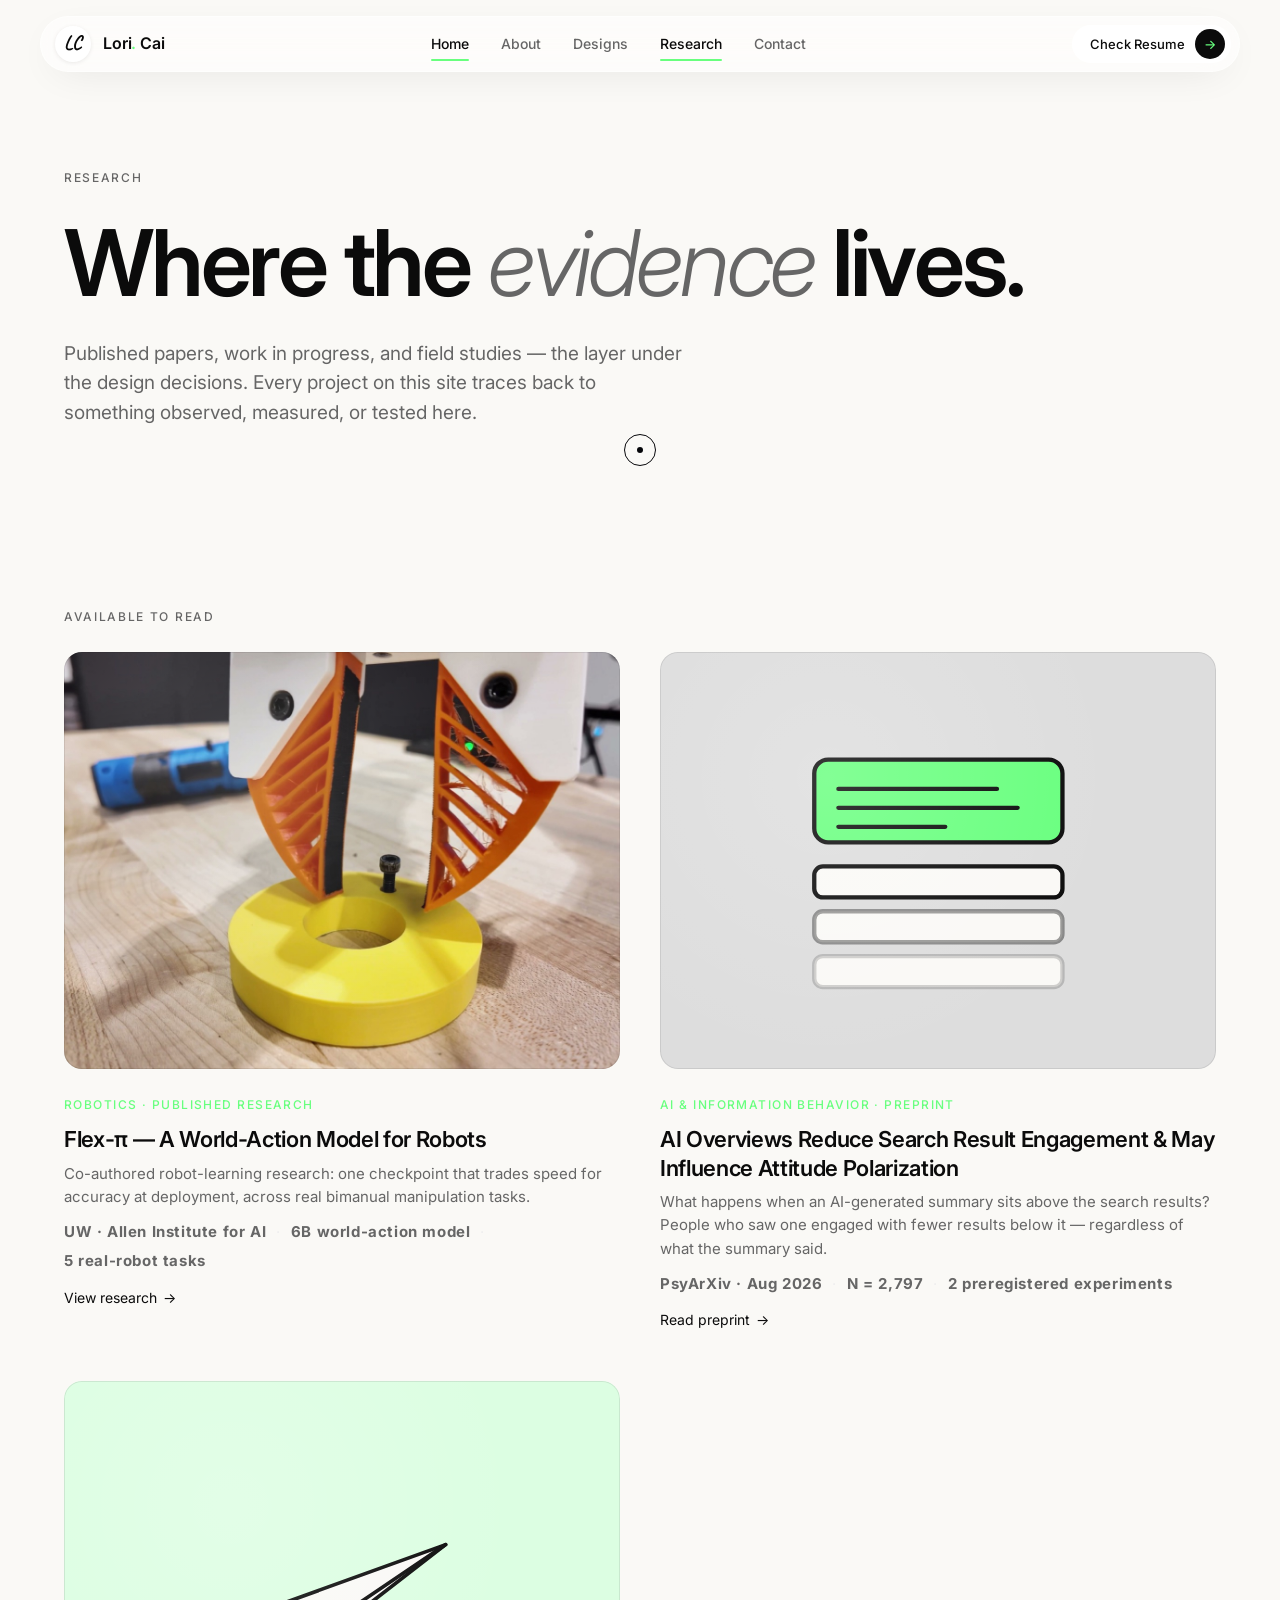
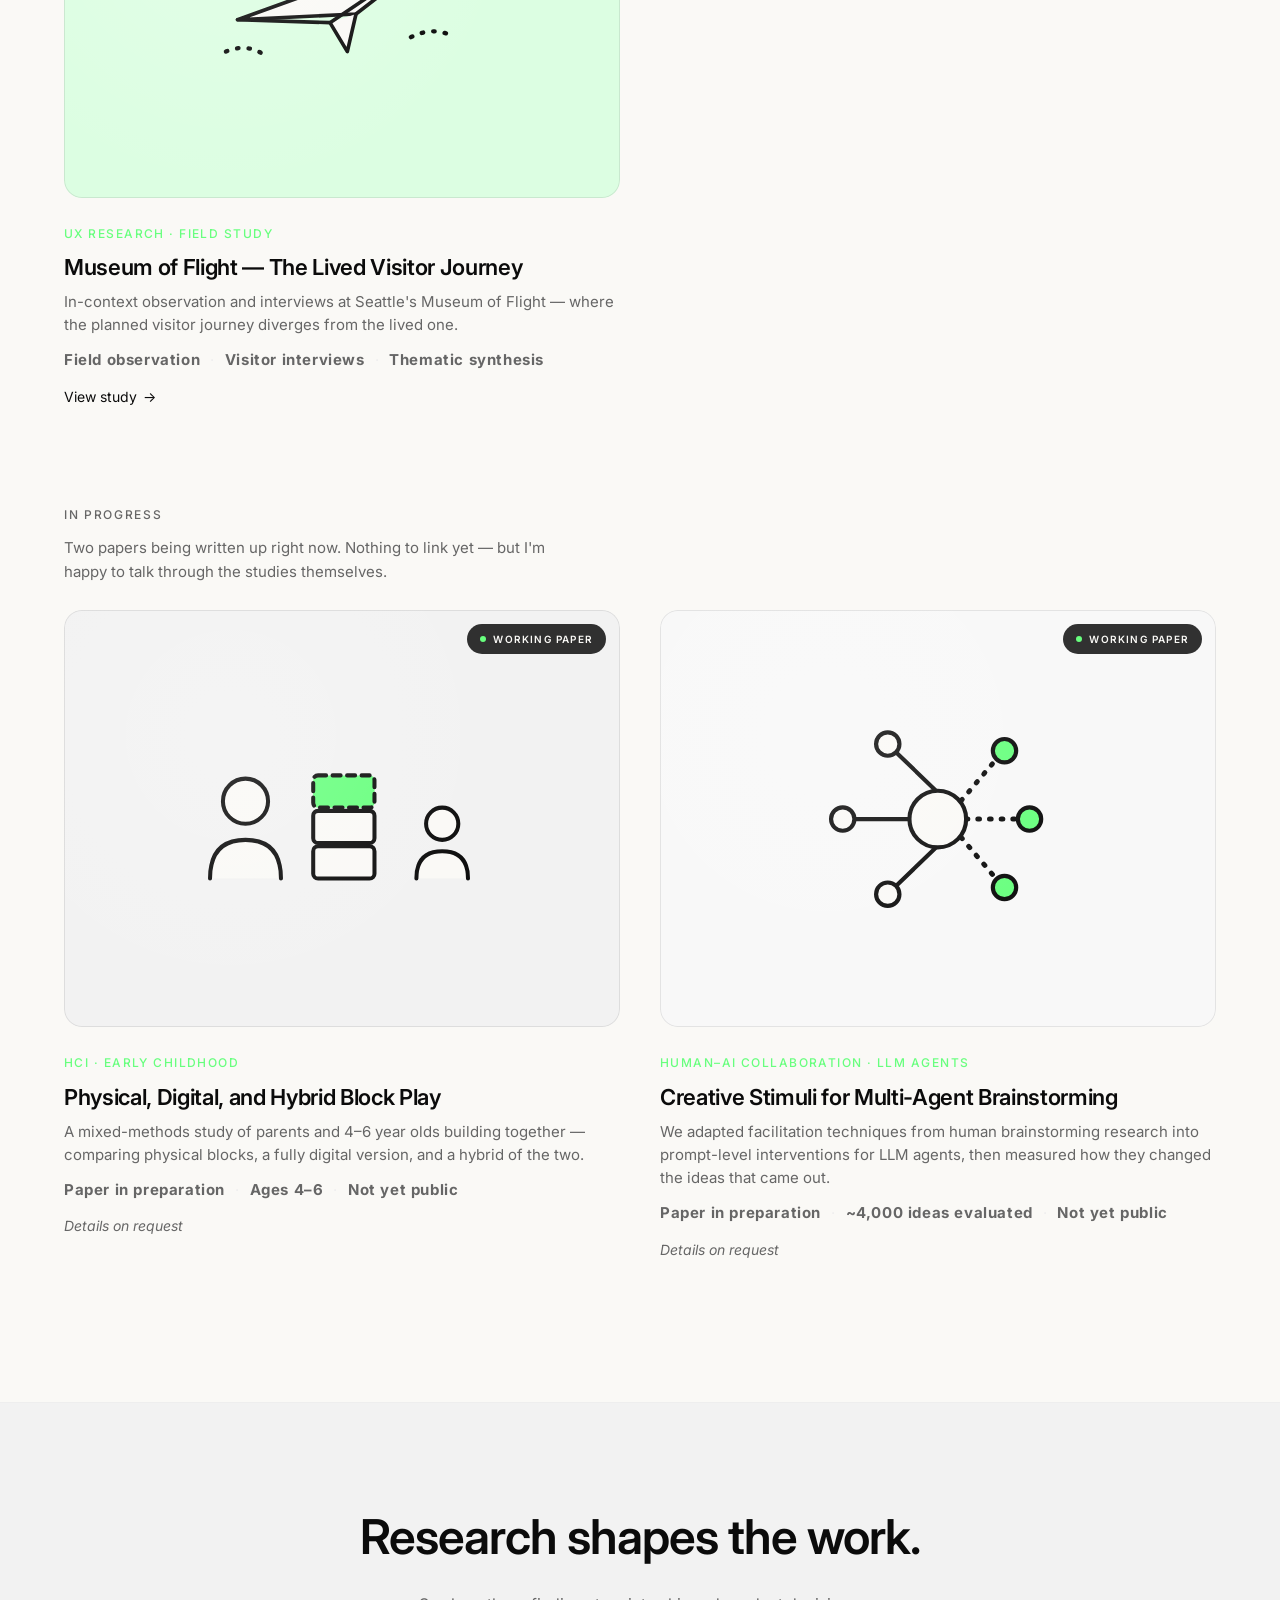
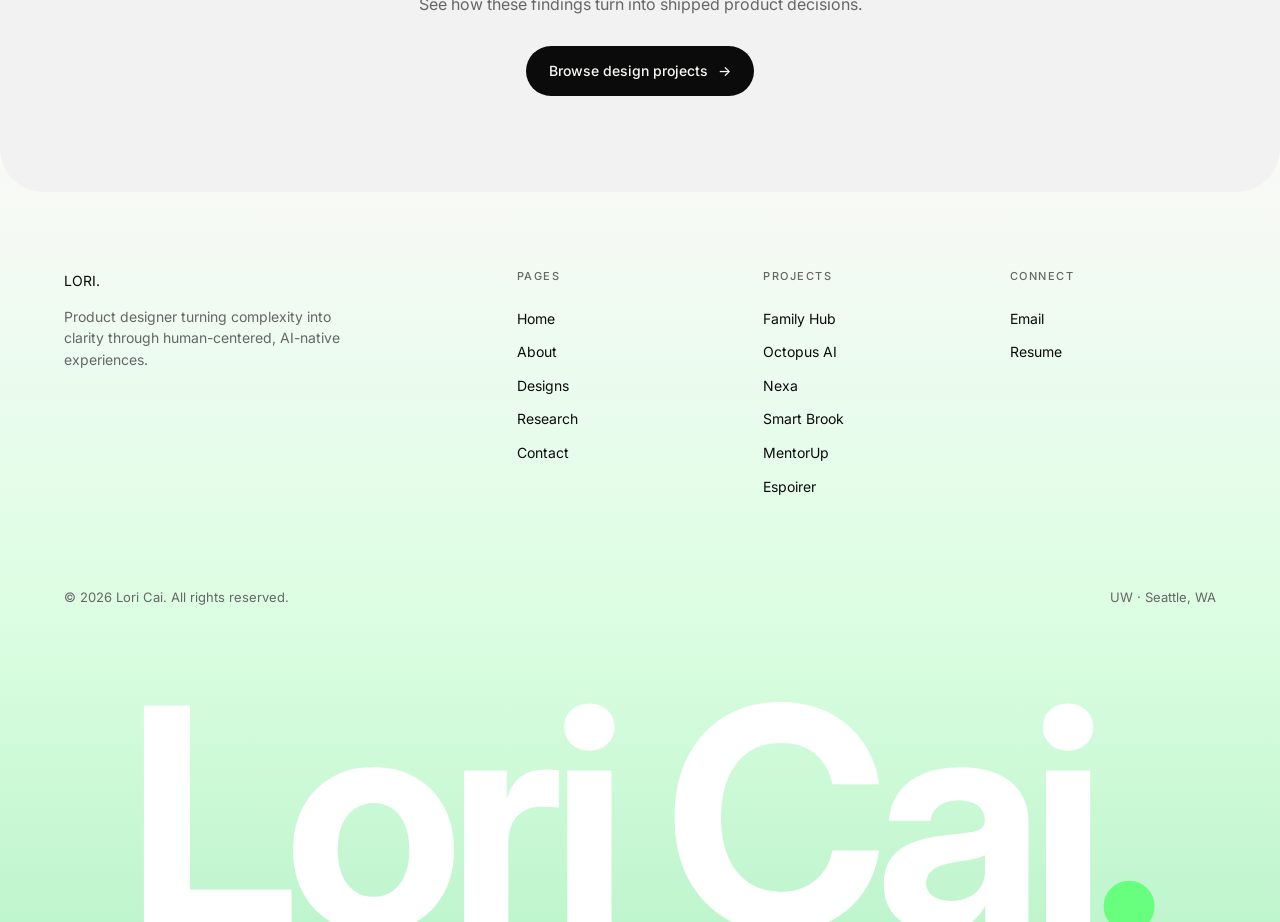
<file: research/index.html>
<!DOCTYPE html>
<html lang="en">
<head>
  <meta charset="UTF-8">
  <meta name="viewport" content="width=device-width, initial-scale=1.0">
  <title>Research · Lori Cai</title>
  <meta name="description" content="Robotics research, human–AI collaboration studies, and in-context field work — the evidence layer under Lori Cai's design decisions.">
  <meta property="og:type" content="website">
  <meta property="og:url" content="https://www.leicai99.com/research/">
  <meta property="og:title" content="Research · Lori Cai">
  <meta property="og:description" content="Robotics research, human–AI collaboration studies, and in-context field work — the evidence layer under Lori Cai's design decisions.">
  <meta property="og:image" content="https://www.leicai99.com/assets/og.png">
  <meta property="og:image:width" content="1200">
  <meta property="og:image:height" content="630">
  <meta name="twitter:card" content="summary_large_image">
  <meta name="twitter:image" content="https://www.leicai99.com/assets/og.png">
  <link rel="icon" href="/favicon.svg" type="image/svg+xml">
  <link rel="icon" href="/assets/favicon-512.png" type="image/png" sizes="512x512">
  <link rel="apple-touch-icon" href="/assets/apple-touch-icon.png">
  <link rel="preconnect" href="https://fonts.googleapis.com">
  <link rel="preconnect" href="https://fonts.gstatic.com" crossorigin>
  <link href="https://fonts.googleapis.com/css2?family=Inter:ital,wght@0,300;0,400;0,500;0,600;0,700;1,400;1,500&family=Caveat:wght@600;700&display=swap" rel="stylesheet">
  <link rel="stylesheet" href="../styles.css">
</head>
<body>
  <header class="site-header">
    <div class="nav-pill">
      <nav class="nav">
        <a href="/" class="logo">
          <span class="logo-monogram">LC</span>
          <span class="logo-name">Lori<span class="dot">.</span> Cai</span>
        </a>
        <div class="nav-center">
          <a href="/">Home</a>
          <a href="/about.html">About</a>
          <a href="/designs.html">Designs</a>
          <a href="/research/">Research</a>
          <a href="/contact.html">Contact</a>
        </div>
        <div class="nav-right">
          <a href="https://docs.google.com/document/d/1YYCmqkbBz23IVgeAIkrZoWJfuecsSlBc/edit?usp=sharing&amp;ouid=109984980377119589344&amp;rtpof=true&amp;sd=true" target="_blank" rel="noopener" class="btn-resume">Check Resume <span class="btn-resume-arrow">→</span></a>
          <button class="nav-toggle" aria-label="Toggle navigation" aria-expanded="false"><span></span><span></span></button>
        </div>
      </nav>
    </div>
  </header>

  <main>
    <section class="hero">
      <div class="container">
        <p class="eyebrow hero-eyebrow">Research</p>
        <h1>Where the <em>evidence</em> lives.</h1>
        <p class="hero-intro">Published papers, work in progress, and field studies — the layer under the design decisions. Every project on this site traces back to something observed, measured, or tested here.</p>
      </div>
    </section>

    <section class="section">
      <div class="container">
        <p class="eyebrow">Available to read</p>
        <div class="projects" style="margin-top: 26px;">
          <a href="https://flex-pi.github.io/" target="_blank" rel="noopener" class="project" data-cursor="View →">
            <div class="project-cover" data-tone="terracotta">
              <img src="/assets/projects/flex-pi/cover.jpg" alt="Flex-π · robot gripper performing a contact-rich manipulation task" loading="lazy" decoding="async">
            </div>
            <span class="project-tag">Robotics · Published research</span>
            <h3>Flex-π — A World-Action Model for Robots</h3>
            <p>Co-authored robot-learning research: one checkpoint that trades speed for accuracy at deployment, across real bimanual manipulation tasks.</p>
            <p class="project-stats"><strong>UW · Allen Institute for AI</strong><span class="sep">·</span><strong>6B world-action model</strong><span class="sep">·</span><strong>5 real-robot tasks</strong></p>
            <span class="more">View research <span class="arrow">→</span></span>
          </a>
          <a href="https://osf.io/preprints/psyarxiv/u2pbg_v1/" target="_blank" rel="noopener" class="project" data-cursor="Read →">
            <div class="project-cover" data-tone="terracotta">
              <svg viewBox="0 0 200 150" style="position:absolute; inset:0; margin:auto; width:62%; height:auto;" fill="none" stroke="#0B0B0B" stroke-width="2.5" stroke-linecap="round" stroke-linejoin="round" aria-hidden="true">
                <rect x="28" y="16" width="144" height="48" rx="8" fill="#68FF7E"/>
                <path d="M42 33 h92"/>
                <path d="M42 44 h104"/>
                <path d="M42 55 h62"/>
                <rect x="28" y="78" width="144" height="18" rx="5" fill="#FAF9F6"/>
                <rect x="28" y="104" width="144" height="18" rx="5" fill="#FAF9F6" stroke-opacity=".4"/>
                <rect x="28" y="130" width="144" height="18" rx="5" fill="#FAF9F6" stroke-opacity=".18"/>
              </svg>
            </div>
            <span class="project-tag">AI &amp; information behavior · Preprint</span>
            <h3>AI Overviews Reduce Search Result Engagement &amp; May Influence Attitude Polarization</h3>
            <p>What happens when an AI-generated summary sits above the search results? People who saw one engaged with fewer results below it — regardless of what the summary said.</p>
            <p class="project-stats"><strong>PsyArXiv · Aug 2026</strong><span class="sep">·</span><strong>N = 2,797</strong><span class="sep">·</span><strong>2 preregistered experiments</strong></p>
            <span class="more">Read preprint <span class="arrow">→</span></span>
          </a>
          <a href="/research/museum-of-flight.html" class="project" data-cursor="View →">
            <div class="project-cover" data-tone="sage">
              <svg viewBox="0 0 200 150" style="position:absolute; inset:0; margin:auto; width:52%; height:auto;" fill="none" stroke="#0B0B0B" stroke-width="2.5" stroke-linecap="round" stroke-linejoin="round" aria-hidden="true">
                <path d="M28 96 L172 44 L110 92 Z" fill="#FAF9F6"/>
                <path d="M110 92 L104 118 L92 98" fill="#FAF9F6"/>
                <path d="M28 96 L92 98 L172 44"/>
                <path d="M20 118 q14 -6 26 2" stroke-dasharray="1 7" stroke-width="3"/>
                <path d="M148 108 q16 -8 30 0" stroke-dasharray="1 7" stroke-width="3"/>
              </svg>
            </div>
            <span class="project-tag">UX Research · Field study</span>
            <h3>Museum of Flight — The Lived Visitor Journey</h3>
            <p>In-context observation and interviews at Seattle's Museum of Flight — where the planned visitor journey diverges from the lived one.</p>
            <p class="project-stats"><strong>Field observation</strong><span class="sep">·</span><strong>Visitor interviews</strong><span class="sep">·</span><strong>Thematic synthesis</strong></p>
            <span class="more">View study <span class="arrow">→</span></span>
          </a>
        </div>

        <p class="eyebrow" style="margin-top: 96px;">In progress</p>
        <p style="margin-top: 12px; max-width: 54ch; color: var(--muted); font-size: 15px; line-height: 1.6;">Two papers being written up right now. Nothing to link yet — but I'm happy to talk through the studies themselves.</p>
        <div class="projects" style="margin-top: 26px;">
          <div class="project is-static">
            <div class="project-cover" data-tone="sand">
              <span class="project-status">Working paper</span>
              <svg viewBox="0 0 200 150" style="position:absolute; inset:0; margin:auto; width:58%; height:auto;" fill="none" stroke="#0B0B0B" stroke-width="2.5" stroke-linecap="round" stroke-linejoin="round" aria-hidden="true">
                <circle cx="40" cy="64" r="14" fill="#FAF9F6"/>
                <path d="M18 112 q0 -24 22 -24 q22 0 22 24" fill="#FAF9F6"/>
                <circle cx="162" cy="78" r="10" fill="#FAF9F6"/>
                <path d="M146 112 q0 -17 16 -17 q16 0 16 17" fill="#FAF9F6"/>
                <rect x="82" y="92" width="38" height="20" rx="3" fill="#FAF9F6"/>
                <rect x="82" y="70" width="38" height="20" rx="3" fill="#FAF9F6"/>
                <rect x="82" y="48" width="38" height="20" rx="3" fill="#68FF7E" stroke-dasharray="5 4"/>
              </svg>
            </div>
            <span class="project-tag">HCI · Early childhood</span>
            <h3>Physical, Digital, and Hybrid Block Play</h3>
            <p>A mixed-methods study of parents and 4–6 year olds building together — comparing physical blocks, a fully digital version, and a hybrid of the two.</p>
            <p class="project-stats"><strong>Paper in preparation</strong><span class="sep">·</span><strong>Ages 4–6</strong><span class="sep">·</span><strong>Not yet public</strong></p>
            <span class="more is-quiet">Details on request</span>
          </div>
          <div class="project is-static">
            <div class="project-cover" data-tone="cream">
              <span class="project-status">Working paper</span>
              <svg viewBox="0 0 200 150" style="position:absolute; inset:0; margin:auto; width:60%; height:auto;" fill="none" stroke="#0B0B0B" stroke-width="2.5" stroke-linecap="round" stroke-linejoin="round" aria-hidden="true">
                <path d="M100 59 L74 34"/><path d="M84 75 L48 75"/><path d="M100 91 L74 116"/>
                <path d="M114 64 L136 38" stroke-dasharray="1 6" stroke-width="3"/>
                <path d="M117 75 L150 75" stroke-dasharray="1 6" stroke-width="3"/>
                <path d="M114 86 L136 112" stroke-dasharray="1 6" stroke-width="3"/>
                <circle cx="100" cy="75" r="17" fill="#FAF9F6"/>
                <circle cx="70" cy="30" r="7" fill="#FAF9F6"/>
                <circle cx="43" cy="75" r="7" fill="#FAF9F6"/>
                <circle cx="70" cy="120" r="7" fill="#FAF9F6"/>
                <circle cx="140" cy="34" r="7" fill="#68FF7E"/>
                <circle cx="155" cy="75" r="7" fill="#68FF7E"/>
                <circle cx="140" cy="116" r="7" fill="#68FF7E"/>
              </svg>
            </div>
            <span class="project-tag">Human–AI collaboration · LLM agents</span>
            <h3>Creative Stimuli for Multi-Agent Brainstorming</h3>
            <p>We adapted facilitation techniques from human brainstorming research into prompt-level interventions for LLM agents, then measured how they changed the ideas that came out.</p>
            <p class="project-stats"><strong>Paper in preparation</strong><span class="sep">·</span><strong>~4,000 ideas evaluated</strong><span class="sep">·</span><strong>Not yet public</strong></p>
            <span class="more is-quiet">Details on request</span>
          </div>
        </div>
      </div>
    </section>

    <section class="cta-strip">
      <div class="container">
        <h2>Research shapes the work.</h2>
        <p>See how these findings turn into shipped product decisions.</p>
        <a href="/designs.html" class="btn btn-primary">Browse design projects <span class="arrow">→</span></a>
      </div>
    </section>
  </main>

  <footer class="site-footer">
    <div class="container">
      <div class="footer-top">
        <div class="footer-brand">
          <a href="/" class="logo">LORI<span class="dot">.</span></a>
          <p>Product designer turning complexity into clarity through human-centered, AI-native experiences.</p>
        </div>
        <div>
          <p class="footer-heading">Pages</p>
          <ul class="footer-list">
            <li><a href="/">Home</a></li>
            <li><a href="/about.html">About</a></li>
            <li><a href="/designs.html">Designs</a></li>
            <li><a href="/research/">Research</a></li>
            <li><a href="/contact.html">Contact</a></li>
          </ul>
        </div>
        <div>
          <p class="footer-heading">Projects</p>
          <ul class="footer-list">
            <li><a href="/projects/family-hub.html">Family Hub</a></li>
            <li><a href="/projects/octopus-ai.html">Octopus AI</a></li>
            <li><a href="/projects/nexa-ai-tools.html">Nexa</a></li>
            <li><a href="/projects/smart-brook.html">Smart Brook</a></li>
            <li><a href="/projects/mentorup.html">MentorUp</a></li>
            <li><a href="/projects/espoirer.html">Espoirer</a></li>
          </ul>
        </div>
        <div>
          <p class="footer-heading">Connect</p>
          <ul class="footer-list">
            <li><a href="mailto:loricai1017@gmail.com">Email</a></li>
            <li><a href="https://docs.google.com/document/d/1YYCmqkbBz23IVgeAIkrZoWJfuecsSlBc/edit?usp=sharing&amp;ouid=109984980377119589344&amp;rtpof=true&amp;sd=true" target="_blank" rel="noopener">Resume</a></li>
          </ul>
        </div>
      </div>
      <div class="footer-bottom">
        <span>© 2026 Lori Cai. All rights reserved.</span>
        <span>UW · Seattle, WA</span>
      </div>
    </div>
    <div class="footer-wordmark" aria-hidden="true">Lori Cai<span class="dot">.</span></div>
  </footer>

  <script src="../script.js"></script>
</body>
</html>
</file>
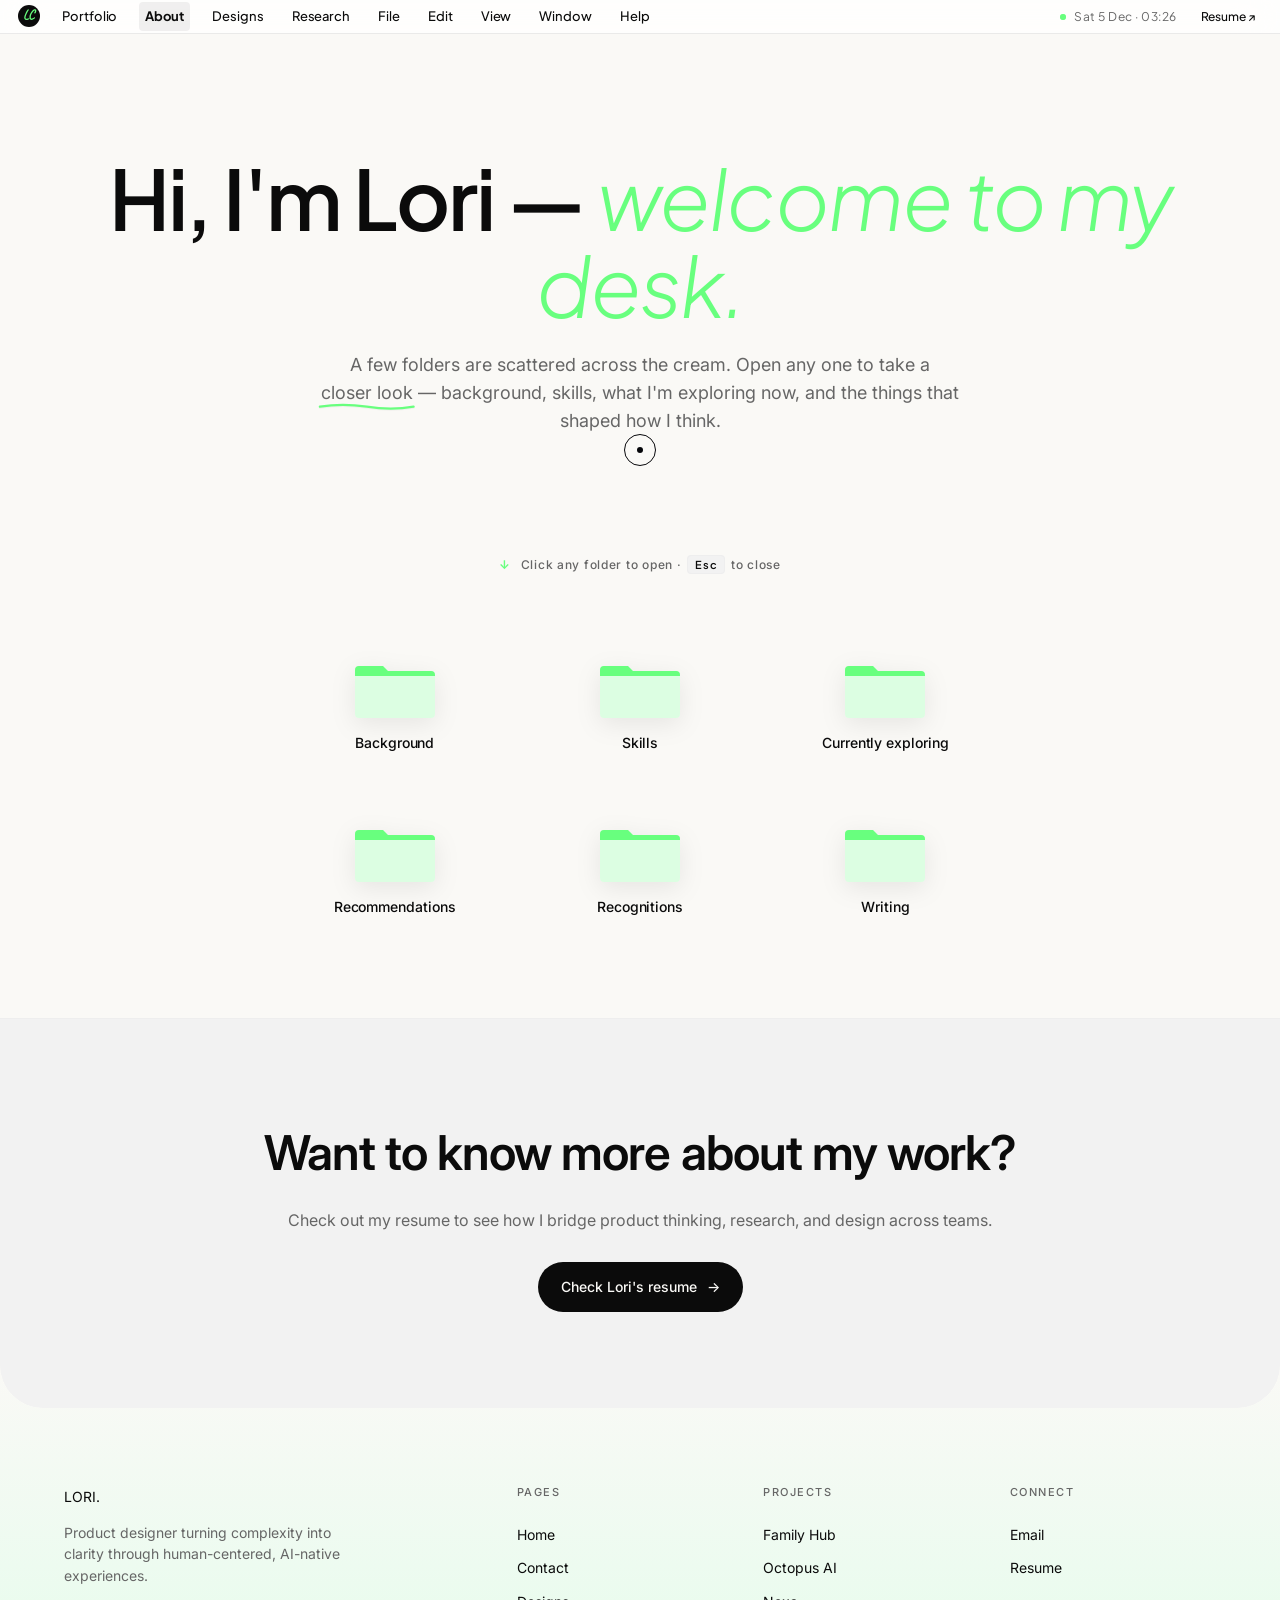
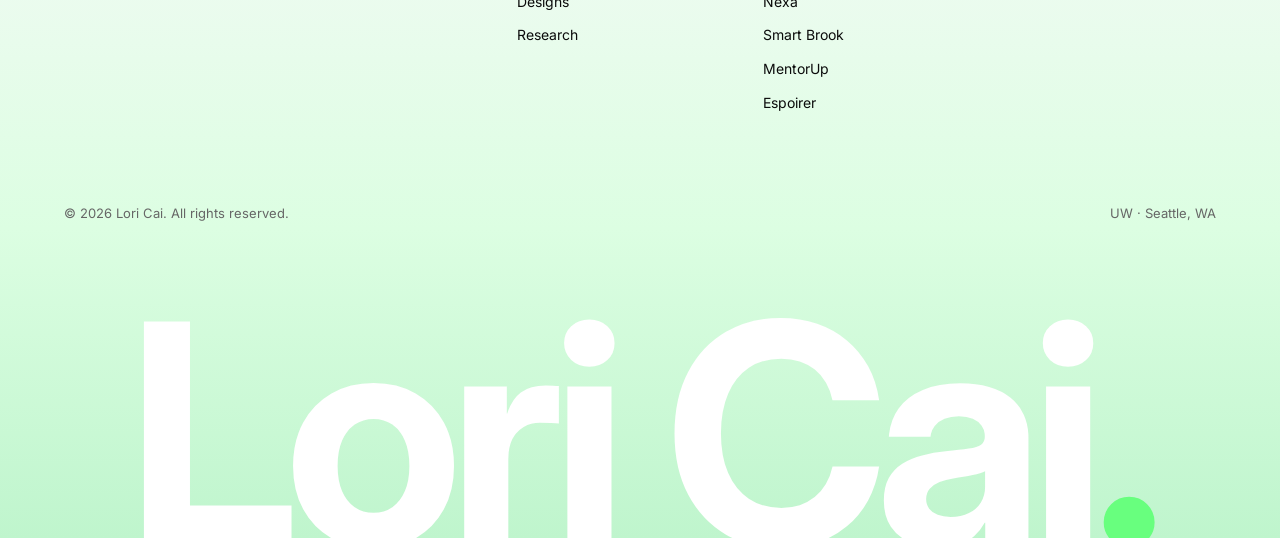
<file: about.html>
<!DOCTYPE html>
<html lang="en">
<head>
  <meta charset="UTF-8">
  <meta name="viewport" content="width=device-width, initial-scale=1.0">
  <title>About · Lori Cai</title>
  <meta name="description" content="About Lori Cai — product designer working at the intersection of AI, systems thinking, and human-centered research.">
  <meta property="og:type" content="website">
  <meta property="og:url" content="https://www.leicai99.com/about.html">
  <meta property="og:title" content="About · Lori Cai">
  <meta property="og:description" content="About Lori Cai — product designer working at the intersection of AI, systems thinking, and human-centered research.">
  <meta property="og:image" content="https://www.leicai99.com/assets/og.png">
  <meta property="og:image:width" content="1200">
  <meta property="og:image:height" content="630">
  <meta name="twitter:card" content="summary_large_image">
  <meta name="twitter:image" content="https://www.leicai99.com/assets/og.png">
  <link rel="icon" href="/favicon.svg" type="image/svg+xml">
  <link rel="icon" href="/assets/favicon-512.png" type="image/png" sizes="512x512">
  <link rel="apple-touch-icon" href="/assets/apple-touch-icon.png">
  <link rel="preconnect" href="https://fonts.googleapis.com">
  <link rel="preconnect" href="https://fonts.gstatic.com" crossorigin>
  <link href="https://fonts.googleapis.com/css2?family=Inter:ital,wght@0,300;0,400;0,500;0,600;0,700;1,400;1,500&family=Plus+Jakarta+Sans:ital,wght@0,300;0,400;0,500;0,600;0,700;0,800;1,500;1,600&family=Caveat:wght@600;700&display=swap" rel="stylesheet">
  <link rel="stylesheet" href="styles.css">
</head>
<body class="aboutos">
  <!-- Floating pill (kept for mobile fallback; hidden on desktop via CSS) -->
  <header class="site-header">
    <div class="nav-pill">
      <nav class="nav">
        <a href="/" class="logo">
          <span class="logo-monogram">LC</span>
          <span class="logo-name">Lori<span class="dot">.</span> Cai</span>
        </a>
        <div class="nav-center">
          <a href="/">Home</a>
          <a href="/about.html">About</a>
          <a href="/designs.html">Designs</a>
          <a href="/research/">Research</a>
          <a href="/contact.html">Contact</a>
        </div>
        <div class="nav-right">
          <a href="https://docs.google.com/document/d/1YYCmqkbBz23IVgeAIkrZoWJfuecsSlBc/edit?usp=sharing&amp;ouid=109984980377119589344&amp;rtpof=true&amp;sd=true" target="_blank" rel="noopener" class="btn-resume">Check Resume <span class="btn-resume-arrow">→</span></a>
          <button class="nav-toggle" aria-label="Toggle navigation" aria-expanded="false"><span></span><span></span></button>
        </div>
      </nav>
    </div>
  </header>

  <!-- macOS-style menu bar (desktop only) -->
  <div class="aboutos-menubar" role="navigation" aria-label="Primary">
    <div class="menu-left">
      <span class="logo-mini" aria-hidden="true">LC</span>
      <a href="/" class="menu-item">Portfolio</a>
      <span class="menu-item is-app is-active">About</span>
      <a href="/designs.html" class="menu-item">Designs</a>
      <a href="/research/" class="menu-item">Research</a>
      <span class="menu-item">File</span>
      <span class="menu-item">Edit</span>
      <span class="menu-item">View</span>
      <span class="menu-item">Window</span>
      <span class="menu-item">Help</span>
    </div>
    <div class="menu-right">
      <span class="clock">Loading…</span>
      <a href="https://docs.google.com/document/d/1YYCmqkbBz23IVgeAIkrZoWJfuecsSlBc/edit?usp=sharing&amp;ouid=109984980377119589344&amp;rtpof=true&amp;sd=true" target="_blank" rel="noopener" class="menu-item">Resume ↗</a>
    </div>
  </div>

  <main>

    <!-- HERO -->
    <section class="aboutos-hero">
      <div class="container">
        <h1 class="cs-reveal">Hi, I'm Lori — <em>welcome to my desk.</em></h1>
        <p class="cs-reveal cs-reveal-delay-1">A few folders are scattered across the cream. Open any one to take a <span class="ink">closer look</span> — background, skills, what I'm exploring now, and the things that shaped how I think.</p>
      </div>
    </section>

    <p class="aboutos-hint cs-reveal cs-reveal-delay-2"><span class="arrow">↓</span> Click any folder to open · <kbd>Esc</kbd> to close</p>

    <!-- FOLDER GRID -->
    <div class="aboutos-folders cs-reveal cs-reveal-delay-2">
      <button type="button" class="aboutos-folder" data-folder="background" aria-controls="window-background">
        <div class="folder-icon">
          <svg viewBox="0 0 84 64" xmlns="http://www.w3.org/2000/svg" aria-hidden="true">
            <path d="M2 14 a4 4 0 0 1 4-4 H30 l5 5 H78 a4 4 0 0 1 4 4 V58 a4 4 0 0 1-4 4 H6 a4 4 0 0 1-4-4 z" fill="#DCFEE2"/>
            <path d="M2 14 a4 4 0 0 1 4-4 H30 l5 5 H78 a4 4 0 0 1 4 4 V20 H2 z" fill="#68FF7E"/>
          </svg>
        </div>
        <span class="folder-label">Background</span>
      </button>

      <button type="button" class="aboutos-folder" data-folder="skills" aria-controls="window-skills">
        <div class="folder-icon">
          <svg viewBox="0 0 84 64" xmlns="http://www.w3.org/2000/svg" aria-hidden="true">
            <path d="M2 14 a4 4 0 0 1 4-4 H30 l5 5 H78 a4 4 0 0 1 4 4 V58 a4 4 0 0 1-4 4 H6 a4 4 0 0 1-4-4 z" fill="#DCFEE2"/>
            <path d="M2 14 a4 4 0 0 1 4-4 H30 l5 5 H78 a4 4 0 0 1 4 4 V20 H2 z" fill="#68FF7E"/>
          </svg>
        </div>
        <span class="folder-label">Skills</span>
      </button>

      <button type="button" class="aboutos-folder" data-folder="now" aria-controls="window-now">
        <div class="folder-icon">
          <svg viewBox="0 0 84 64" xmlns="http://www.w3.org/2000/svg" aria-hidden="true">
            <path d="M2 14 a4 4 0 0 1 4-4 H30 l5 5 H78 a4 4 0 0 1 4 4 V58 a4 4 0 0 1-4 4 H6 a4 4 0 0 1-4-4 z" fill="#DCFEE2"/>
            <path d="M2 14 a4 4 0 0 1 4-4 H30 l5 5 H78 a4 4 0 0 1 4 4 V20 H2 z" fill="#68FF7E"/>
          </svg>
        </div>
        <span class="folder-label">Currently exploring</span>
      </button>

      <button type="button" class="aboutos-folder" data-folder="recommendations" aria-controls="window-recommendations">
        <div class="folder-icon">
          <svg viewBox="0 0 84 64" xmlns="http://www.w3.org/2000/svg" aria-hidden="true">
            <path d="M2 14 a4 4 0 0 1 4-4 H30 l5 5 H78 a4 4 0 0 1 4 4 V58 a4 4 0 0 1-4 4 H6 a4 4 0 0 1-4-4 z" fill="#DCFEE2"/>
            <path d="M2 14 a4 4 0 0 1 4-4 H30 l5 5 H78 a4 4 0 0 1 4 4 V20 H2 z" fill="#68FF7E"/>
          </svg>
        </div>
        <span class="folder-label">Recommendations</span>
      </button>

      <button type="button" class="aboutos-folder" data-folder="recognitions" aria-controls="window-recognitions">
        <div class="folder-icon">
          <svg viewBox="0 0 84 64" xmlns="http://www.w3.org/2000/svg" aria-hidden="true">
            <path d="M2 14 a4 4 0 0 1 4-4 H30 l5 5 H78 a4 4 0 0 1 4 4 V58 a4 4 0 0 1-4 4 H6 a4 4 0 0 1-4-4 z" fill="#DCFEE2"/>
            <path d="M2 14 a4 4 0 0 1 4-4 H30 l5 5 H78 a4 4 0 0 1 4 4 V20 H2 z" fill="#68FF7E"/>
          </svg>
        </div>
        <span class="folder-label">Recognitions</span>
      </button>

      <button type="button" class="aboutos-folder" data-folder="readings" aria-controls="window-readings">
        <div class="folder-icon">
          <svg viewBox="0 0 84 64" xmlns="http://www.w3.org/2000/svg" aria-hidden="true">
            <path d="M2 14 a4 4 0 0 1 4-4 H30 l5 5 H78 a4 4 0 0 1 4 4 V58 a4 4 0 0 1-4 4 H6 a4 4 0 0 1-4-4 z" fill="#DCFEE2"/>
            <path d="M2 14 a4 4 0 0 1 4-4 H30 l5 5 H78 a4 4 0 0 1 4 4 V20 H2 z" fill="#68FF7E"/>
          </svg>
        </div>
        <span class="folder-label">Writing</span>
      </button>
    </div>

    <!-- WINDOWS (one per folder) -->

    <div class="aboutos-window" id="window-background" data-folder="background" role="region" aria-label="Background">
      <div class="aboutos-window-bar">
        <div class="traffic">
          <button type="button" class="red" aria-label="Close"></button>
          <button type="button" class="yellow" aria-label="Minimize"></button>
          <button type="button" class="green" aria-label="Maximize"></button>
        </div>
        <div class="title">Background.txt</div>
        <div class="spacer"></div>
      </div>
      <div class="aboutos-window-body">
        <h3>A designer who works <em style="font-style:italic; color:var(--cs-accent); font-weight:400;">where the stakes</em> actually matter.</h3>
        <p class="lead">For four years I've designed AI products where mistakes have consequences — autonomous trucking handoffs, AI-mediated pregnancy diagnostics, on-device assistants shipping to enterprise. My edge sits at the intersection of deep user research and technical fluency: I can read an ML paper in the morning, run a user study in the afternoon, and ship a prototype by evening.</p>
        <p>Advertising → business development → communication research → human-centered design. Each stop reframed the last, and pointed me at the questions I keep returning to: how do you design trust into a system that makes mistakes, and hand control between a human and a model at exactly the right moment?</p>

        <div class="aboutos-trajectory">
          <div class="aboutos-trajectory-row">
            <div class="stage">Advertising</div>
            <div class="desc"><strong>Stories carry meaning</strong>How narrative shapes adoption — the difference between a product people understand and one they only see.</div>
          </div>
          <div class="aboutos-trajectory-row">
            <div class="stage">Biz Dev</div>
            <div class="desc"><strong>Value meets metrics</strong>How to align user value with the numbers that decide whether a product survives past the demo.</div>
          </div>
          <div class="aboutos-trajectory-row">
            <div class="stage">Research · UW</div>
            <div class="desc"><strong>Intuition becomes evidence</strong>200+ AI-trust papers, 4,000+ participant responses, two UW graduate programs (HCDE and Communication Leadership). The work that turns design instinct into something testable at scale.</div>
          </div>
          <div class="aboutos-trajectory-row">
            <div class="stage">AI · Now</div>
            <div class="desc"><strong>Trust as a design surface</strong>Designing the seams where AI hands control back to a person — agentic enterprise tools, safety-critical HMI, and the early moments of a product where every decision still matters.</div>
          </div>
        </div>
      </div>
    </div>

    <div class="aboutos-window" id="window-skills" data-folder="skills" role="region" aria-label="Skills">
      <div class="aboutos-window-bar">
        <div class="traffic">
          <button type="button" class="red" aria-label="Close"></button>
          <button type="button" class="yellow" aria-label="Minimize"></button>
          <button type="button" class="green" aria-label="Maximize"></button>
        </div>
        <div class="title">Skills · principles &amp; tools</div>
        <div class="spacer"></div>
      </div>
      <div class="aboutos-window-body">
        <h3>What I care about when design <span class="ink">gets hard.</span></h3>
        <p class="lead">Six principles I keep coming back to — earned across product, research, and design.</p>

        <div class="aboutos-skills-grid">
          <div class="aboutos-skill-card">
            <p class="num">01</p>
            <h5>Clarifying the core</h5>
            <p>Prioritize the few decisions that move the product forward — let the rest follow.</p>
          </div>
          <div class="aboutos-skill-card">
            <p class="num">02</p>
            <h5>Embracing constraints</h5>
            <p>Focus on the high-frequency actions. The 80% the user does daily matters more than the 20% they might do once.</p>
          </div>
          <div class="aboutos-skill-card">
            <p class="num">03</p>
            <h5>Intentional partnership</h5>
            <p>Use prototypes — not opinions — to align stakeholders. Show the trade-off, then decide.</p>
          </div>
          <div class="aboutos-skill-card">
            <p class="num">04</p>
            <h5>System-level thinking</h5>
            <p>Favor scalable patterns over one-off fixes. Today's interaction is tomorrow's foundation.</p>
          </div>
          <div class="aboutos-skill-card">
            <p class="num">05</p>
            <h5>Iteration as risk reduction</h5>
            <p>Test the riskiest assumption first. Cheap iterations early prevent expensive ones later.</p>
          </div>
          <div class="aboutos-skill-card">
            <p class="num">06</p>
            <h5>Designing for transitions</h5>
            <p>State changes are where users get lost. Pay attention to the seams between flows, not just the screens.</p>
          </div>
        </div>

        <h3 style="margin-top: 56px; font-size: clamp(22px, 2.6vw, 28px);">Tools &amp; methods</h3>

        <p style="font-size: 11px; letter-spacing: 0.18em; text-transform: uppercase; color: var(--cs-accent); font-weight: 700; margin: 24px 0 12px;">Fluent · daily</p>
        <div class="aboutos-tags">
          <span class="tag">Figma</span>
          <span class="tag">FigJam</span>
          <span class="tag">Notion</span>
          <span class="tag">Miro</span>
          <span class="tag">Design systems</span>
          <span class="tag">Prototyping</span>
          <span class="tag">Information architecture</span>
          <span class="tag">User research</span>
          <span class="tag">Journey mapping</span>
          <span class="tag">Storyboarding</span>
        </div>

        <p style="font-size: 11px; letter-spacing: 0.18em; text-transform: uppercase; color: var(--muted); font-weight: 700; margin: 28px 0 12px;">Comfortable · regular</p>
        <div class="aboutos-tags">
          <span class="tag">Photoshop</span>
          <span class="tag">Illustrator</span>
          <span class="tag">Webflow</span>
          <span class="tag">Contextual inquiry</span>
          <span class="tag">A/B testing</span>
        </div>

        <p style="font-size: 11px; letter-spacing: 0.18em; text-transform: uppercase; color: var(--muted); font-weight: 700; margin: 28px 0 12px;">Currently exploring</p>
        <div class="aboutos-tags">
          <span class="tag">Framer</span>
          <span class="tag">Spline</span>
          <span class="tag">After Effects</span>
          <span class="tag">Cursor</span>
          <span class="tag">Three.js</span>
        </div>

        <p style="font-size: 12px; color: var(--muted); margin-top: 24px; font-style: italic;">Buckets reflect today's working state — recategorize as proficiency shifts.</p>
      </div>
    </div>

    <div class="aboutos-window" id="window-now" data-folder="now" role="region" aria-label="Currently exploring">
      <div class="aboutos-window-bar">
        <div class="traffic">
          <button type="button" class="red" aria-label="Close"></button>
          <button type="button" class="yellow" aria-label="Minimize"></button>
          <button type="button" class="green" aria-label="Maximize"></button>
        </div>
        <div class="title">Now.txt</div>
        <div class="spacer"></div>
      </div>
      <div class="aboutos-window-body">
        <h3>What's <span class="ink">on the desk</span> right now.</h3>
        <p class="lead">A snapshot of where my attention sits this season.</p>

        <div class="aboutos-now">
          <div class="aboutos-now-row">
            <div>
              <strong>Founding designer at Nestify</strong>
              <span>Building 0→1 — product strategy + design system + the first ten flows.</span>
            </div>
            <span class="badge">Current</span>
          </div>
          <div class="aboutos-now-row">
            <div>
              <strong>Researching robotics interactions</strong>
              <span>How do humans build trust with a robot arm? What does a "good handoff" feel like?</span>
            </div>
            <span class="badge">Side</span>
          </div>
          <div class="aboutos-now-row">
            <div>
              <strong>Shipped 8+ AI products to date</strong>
              <span>Edge AI, conversational search, autonomous HMI, mentorship, last-mile delivery.</span>
            </div>
            <span class="badge">Done</span>
          </div>
          <div class="aboutos-now-row">
            <div>
              <strong>Studying — UW MS HCDE</strong>
              <span>Research methods, evaluative studies, AI ethics. Seattle, WA.</span>
            </div>
            <span class="badge">Ongoing</span>
          </div>
        </div>
      </div>
    </div>

    <div class="aboutos-window" id="window-recommendations" data-folder="recommendations" role="region" aria-label="Recommendations">
      <div class="aboutos-window-bar">
        <div class="traffic">
          <button type="button" class="red" aria-label="Close"></button>
          <button type="button" class="yellow" aria-label="Minimize"></button>
          <button type="button" class="green" aria-label="Maximize"></button>
        </div>
        <div class="title">Recommendations · 7 letters</div>
        <div class="spacer"></div>
      </div>
      <div class="aboutos-window-body">
        <h3>What people who've worked with me <span class="ink">actually said.</span></h3>
        <p class="lead">From founders, PMs, professors, and the designers I've shipped with.</p>

        <div class="aboutos-recs">
          <div class="aboutos-rec">
            <div class="aboutos-rec-head">
              <div class="photo" aria-hidden="true"></div>
              <div class="name"><strong>Blake Tian</strong><span>CEO, MentorUp</span></div>
              <div class="quote-mark" aria-hidden="true">”</div>
            </div>
            <div class="aboutos-rec-divider"></div>
            <p class="aboutos-rec-text">Lori has one of the strongest ownership mindsets I've seen. She never waits to be told what to do — she anticipates needs, brings solutions, and follows through with impressive reliability. You can trust her with ambiguous problems!</p>
          </div>

          <div class="aboutos-rec">
            <div class="aboutos-rec-head">
              <div class="photo" aria-hidden="true"></div>
              <div class="name"><strong>Alan Zhu</strong><span>Product Lead, Nexa.AI</span></div>
              <div class="quote-mark" aria-hidden="true">”</div>
            </div>
            <div class="aboutos-rec-divider"></div>
            <p class="aboutos-rec-text">Working with Lori was an absolute pleasure. She doesn't just 'design screens'; she deeply understands the product vision and strategy behind them. Her design system became the foundation for all our future features.</p>
          </div>

          <div class="aboutos-rec">
            <div class="aboutos-rec-head">
              <div class="photo" aria-hidden="true"></div>
              <div class="name"><strong>Yuan Tan</strong><span>Startup Partner</span></div>
              <div class="quote-mark" aria-hidden="true">”</div>
            </div>
            <div class="aboutos-rec-divider"></div>
            <p class="aboutos-rec-text">Lori is the kind of person people naturally follow. She's kind, smart, reliable, and steady under pressure. She makes the team feel safe to experiment and fail, and motivated to work hard. Even back then, it was clear she was going to build an exceptional career.</p>
          </div>

          <div class="aboutos-rec">
            <div class="aboutos-rec-head">
              <div class="photo" aria-hidden="true"></div>
              <div class="name"><strong>Joanna Yang</strong><span>MKT Manager, Govee</span></div>
              <div class="quote-mark" aria-hidden="true">”</div>
            </div>
            <div class="aboutos-rec-divider"></div>
            <p class="aboutos-rec-text">Lori is the kind of collaborator who elevates everyone's work. She asks smart questions, challenges assumptions respectfully, and always finds elegant ways to make research insights tangible through design.</p>
          </div>

          <div class="aboutos-rec">
            <div class="aboutos-rec-head">
              <div class="photo" aria-hidden="true"></div>
              <div class="name"><strong>LD Cabezas</strong><span>PM, Sevco</span></div>
              <div class="quote-mark" aria-hidden="true">”</div>
            </div>
            <div class="aboutos-rec-divider"></div>
            <p class="aboutos-rec-text">What stood out most was Lori's system-level thinking. The design foundations she set up continued to support new features long after the initial release.</p>
          </div>

          <div class="aboutos-rec">
            <div class="aboutos-rec-head">
              <div class="photo" aria-hidden="true"></div>
              <div class="name"><strong>Chang Liu</strong><span>Sr. PD, Articulate</span></div>
              <div class="quote-mark" aria-hidden="true">”</div>
            </div>
            <div class="aboutos-rec-divider"></div>
            <p class="aboutos-rec-text">Working with Lori feels steady. Even under pressure, she stays clear-headed, makes sound decisions, and helps the team move forward without panic. Her clarity of thought and execution is inspiring.</p>
          </div>

          <div class="aboutos-rec">
            <div class="aboutos-rec-head">
              <div class="photo" aria-hidden="true"></div>
              <div class="name"><strong>Mandy Faber</strong><span>Exhibit Designer, MoF</span></div>
              <div class="quote-mark" aria-hidden="true">”</div>
            </div>
            <div class="aboutos-rec-divider"></div>
            <p class="aboutos-rec-text">Lori doesn't just design interfaces, she understands the product intent behind them. Her design decisions consistently strengthen the product.</p>
          </div>
        </div>
      </div>
    </div>

    <div class="aboutos-window" id="window-recognitions" data-folder="recognitions" role="region" aria-label="Recognitions">
      <div class="aboutos-window-bar">
        <div class="traffic">
          <button type="button" class="red" aria-label="Close"></button>
          <button type="button" class="yellow" aria-label="Minimize"></button>
          <button type="button" class="green" aria-label="Maximize"></button>
        </div>
        <div class="title">Recognitions.txt</div>
        <div class="spacer"></div>
      </div>
      <div class="aboutos-window-body">
        <h3>Awards, features, <span class="ink">and other small wins.</span></h3>
        <p class="lead">A running log of work I'm proud of and the moments that marked it.</p>

        <div class="aboutos-recognitions">
          <div class="aboutos-recognition">
            <span class="year">2026</span>
            <div class="what"><strong>iF Design Award 2026 · ×2</strong>Recognized for an AI autonomous trucking platform (driver HMI, operator dashboard, fleet analytics) and an AI pregnancy diagnostic app.</div>
            <span class="where">iF Design</span>
          </div>
          <div class="aboutos-recognition">
            <span class="year">2026</span>
            <div class="what"><strong>Founding Designer, Nestify</strong>Shipped two App Store releases through the seed funding round as sole designer and de-facto PM.</div>
            <span class="where">Nestify</span>
          </div>
          <div class="aboutos-recognition">
            <span class="year">2026</span>
            <div class="what"><strong>Amazon Business · Capstone Sponsor</strong>Selected for the UW HCDE capstone project sponsored by Amazon Business.</div>
            <span class="where">UW HCDE × Amazon</span>
          </div>
          <div class="aboutos-recognition">
            <span class="year">2025</span>
            <div class="what"><strong>New York Product Design Award</strong>Recognized for product design work in AI &amp; complex systems.</div>
            <span class="where">NY Product Design</span>
          </div>
          <div class="aboutos-recognition">
            <span class="year">2025</span>
            <div class="what"><strong>MUSE Design Award · Silver</strong>International design recognition for AI product work.</div>
            <span class="where">MUSE Design Awards</span>
          </div>
          <div class="aboutos-recognition">
            <span class="year">2025</span>
            <div class="what"><strong>AI Design Award · Bronze</strong>Honored for design contribution to AI-driven product experiences.</div>
            <span class="where">AI Design Awards</span>
          </div>
          <div class="aboutos-recognition">
            <span class="year">2025</span>
            <div class="what"><strong>MentorUp 0→1 launch</strong>Shipped to 500+ registered users as founding PM &amp; designer — vision, MVP scope, end-to-end execution.</div>
            <span class="where">MentorUp</span>
          </div>
          <div class="aboutos-recognition">
            <span class="year">2024</span>
            <div class="what"><strong>UW Medicine GIBHS Grant · $24K+</strong>Lead designer-researcher on AI-mediated mental health communication study.</div>
            <span class="where">UW Medicine</span>
          </div>
          <div class="aboutos-recognition">
            <span class="year">2024</span>
            <div class="what"><strong>#1 Product of the Day, Product Hunt</strong>Designed the Octopus on-device AI launch for NEXA.AI — Playground, landing, and docs. 10K+ API calls in month one.</div>
            <span class="where">Product Hunt</span>
          </div>
          <div class="aboutos-recognition">
            <span class="year">2024</span>
            <div class="what"><strong>$10M+ investment decisions</strong>Produced 4 high-fidelity prototypes that anchored NEXA.AI's funding pitches.</div>
            <span class="where">NEXA.AI</span>
          </div>
        </div>
      </div>
    </div>

    <div class="aboutos-window" id="window-readings" data-folder="readings" role="region" aria-label="Writing">
      <div class="aboutos-window-bar">
        <div class="traffic">
          <button type="button" class="red" aria-label="Close"></button>
          <button type="button" class="yellow" aria-label="Minimize"></button>
          <button type="button" class="green" aria-label="Maximize"></button>
        </div>
        <div class="title">Writing · essays</div>
        <div class="spacer"></div>
      </div>
      <div class="aboutos-window-body">
        <h3>Essays I've written <span class="ink">while making sense of AI.</span></h3>
        <p class="lead">A small but growing shelf — more on the way.</p>

        <div class="aboutos-readings">
          <a class="aboutos-reading" href="https://medium.com/@lcai9/explore-agents-of-two-worlds-what-i-learned-diving-into-us-vs-china-ai-agents-a4e693cf4cc7" target="_blank" rel="noopener">
            <span class="icon">E</span>
            <div class="title-row"><strong>Agents of Two Worlds</strong><span>Medium · Lori Cai</span></div>
            <span class="why">What I learned diving into US vs China AI agents.</span>
          </a>
        </div>
      </div>
    </div>

    <section class="cta-strip" style="margin-top: 80px;">
      <div class="container">
        <h2>Want to know more about my work?</h2>
        <p>Check out my resume to see how I bridge product thinking, research, and design across teams.</p>
        <a href="https://docs.google.com/document/d/1YYCmqkbBz23IVgeAIkrZoWJfuecsSlBc/edit?usp=sharing&amp;ouid=109984980377119589344&amp;rtpof=true&amp;sd=true" target="_blank" rel="noopener" class="btn btn-primary">Check Lori's resume <span class="arrow">→</span></a>
      </div>
    </section>
  </main>

  <footer class="site-footer">
    <div class="container">
      <div class="footer-top">
        <div class="footer-brand">
          <a href="/" class="logo">LORI<span class="dot">.</span></a>
          <p>Product designer turning complexity into clarity through human-centered, AI-native experiences.</p>
        </div>
        <div>
          <p class="footer-heading">Pages</p>
          <ul class="footer-list">
            <li><a href="/">Home</a></li>
            <li><a href="/contact.html">Contact</a></li>
            <li><a href="/designs.html">Designs</a></li>
            <li><a href="/research/">Research</a></li>
          </ul>
        </div>
        <div>
          <p class="footer-heading">Projects</p>
          <ul class="footer-list">
            <li><a href="/projects/family-hub.html">Family Hub</a></li>
            <li><a href="/projects/octopus-ai.html">Octopus AI</a></li>
            <li><a href="/projects/nexa-ai-tools.html">Nexa</a></li>
            <li><a href="/projects/smart-brook.html">Smart Brook</a></li>
            <li><a href="/projects/mentorup.html">MentorUp</a></li>
            <li><a href="/projects/espoirer.html">Espoirer</a></li>
          </ul>
        </div>
        <div>
          <p class="footer-heading">Connect</p>
          <ul class="footer-list">
            <li><a href="mailto:loricai1017@gmail.com">Email</a></li>
            <li><a href="https://docs.google.com/document/d/1YYCmqkbBz23IVgeAIkrZoWJfuecsSlBc/edit?usp=sharing&amp;ouid=109984980377119589344&amp;rtpof=true&amp;sd=true" target="_blank" rel="noopener">Resume</a></li>
          </ul>
        </div>
      </div>
      <div class="footer-bottom">
        <span>© 2026 Lori Cai. All rights reserved.</span>
        <span>UW · Seattle, WA</span>
      </div>
    </div>
    <div class="footer-wordmark" aria-hidden="true">Lori Cai<span class="dot">.</span></div>
  </footer>

  <script src="script.js"></script>
</body>
</html>
</file>
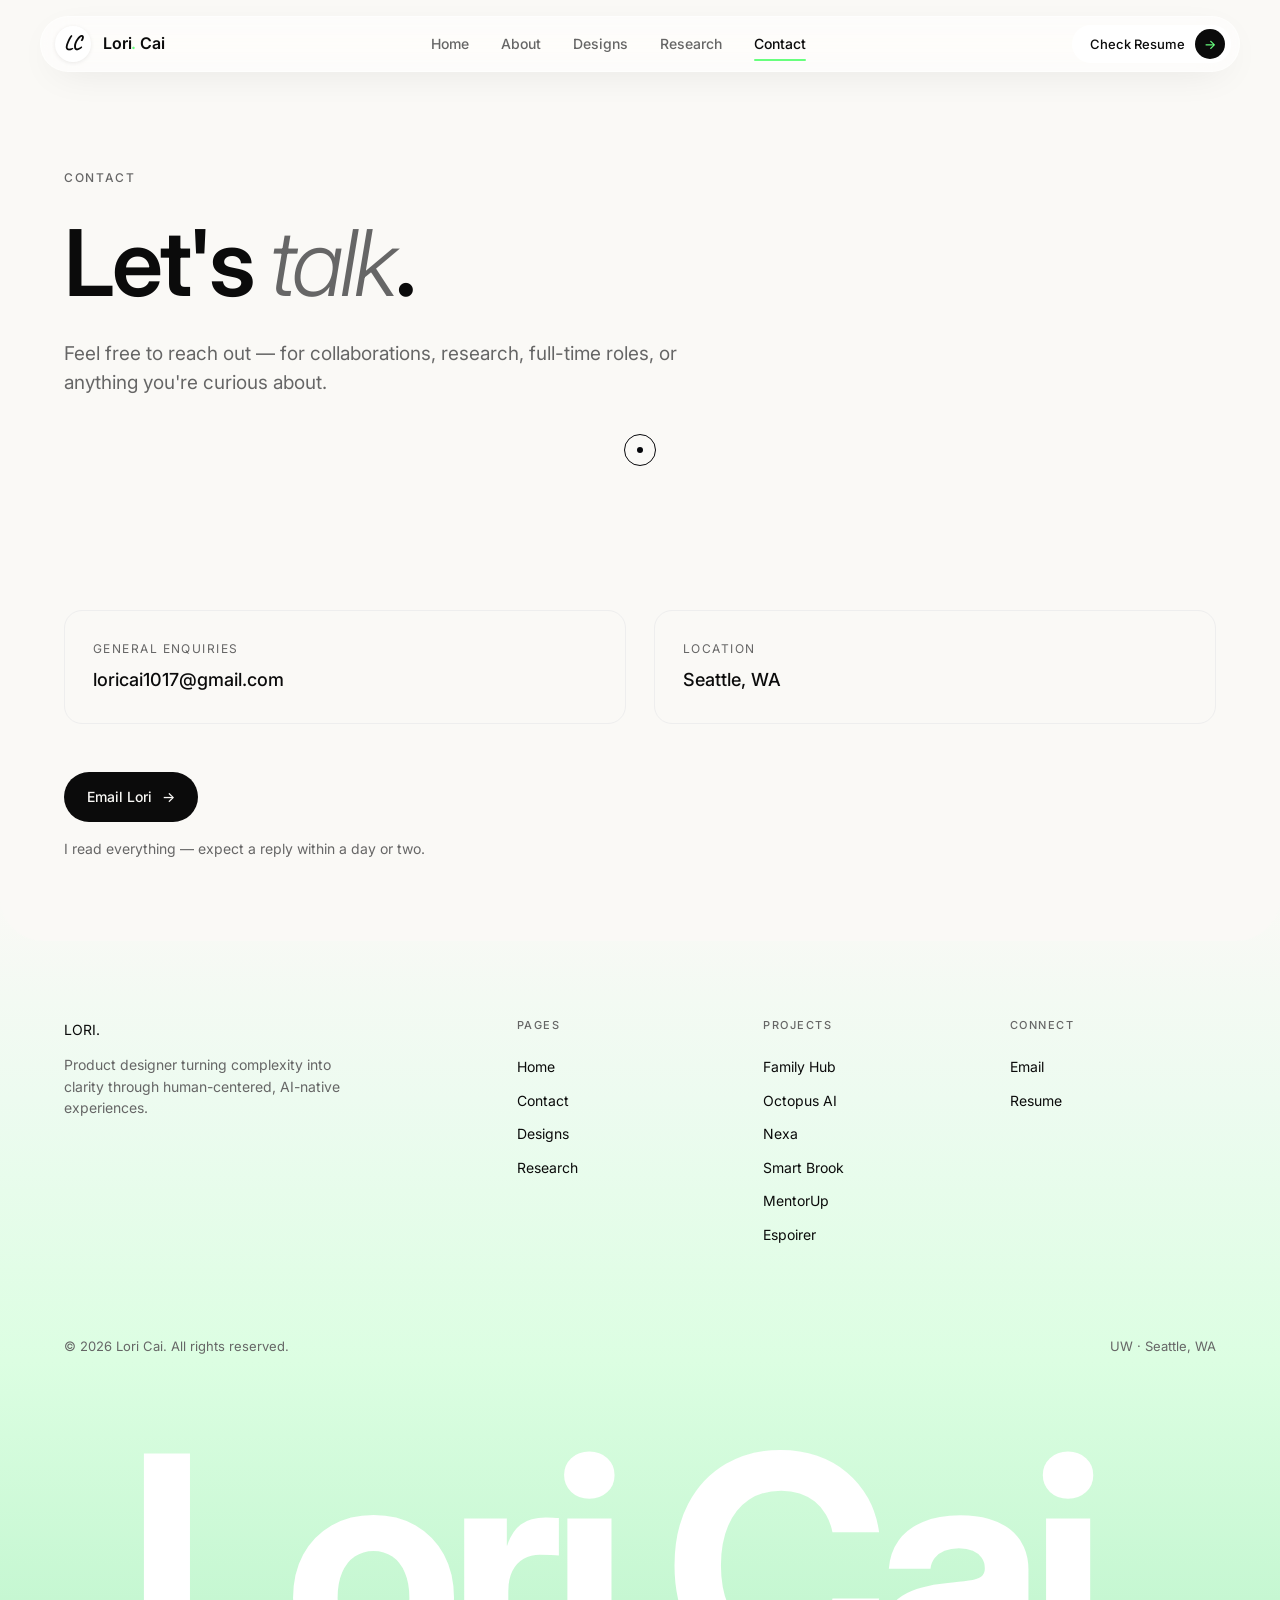
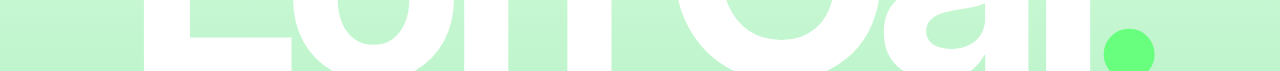
<file: contact.html>
<!DOCTYPE html>
<html lang="en">
<head>
  <meta charset="UTF-8">
  <meta name="viewport" content="width=device-width, initial-scale=1.0">
  <title>Contact · Lori Cai</title>
  <meta name="description" content="Get in touch with Lori Cai — product / UX designer based in Seattle.">
  <meta property="og:type" content="website">
  <meta property="og:url" content="https://www.leicai99.com/contact.html">
  <meta property="og:title" content="Contact · Lori Cai">
  <meta property="og:description" content="Get in touch with Lori Cai — product / UX designer based in Seattle.">
  <meta property="og:image" content="https://www.leicai99.com/assets/og.png">
  <meta property="og:image:width" content="1200">
  <meta property="og:image:height" content="630">
  <meta name="twitter:card" content="summary_large_image">
  <meta name="twitter:image" content="https://www.leicai99.com/assets/og.png">
  <link rel="icon" href="/favicon.svg" type="image/svg+xml">
  <link rel="icon" href="/assets/favicon-512.png" type="image/png" sizes="512x512">
  <link rel="apple-touch-icon" href="/assets/apple-touch-icon.png">
  <link rel="preconnect" href="https://fonts.googleapis.com">
  <link rel="preconnect" href="https://fonts.gstatic.com" crossorigin>
  <link href="https://fonts.googleapis.com/css2?family=Inter:ital,wght@0,300;0,400;0,500;0,600;0,700;1,400;1,500&family=Caveat:wght@600;700&display=swap" rel="stylesheet">
  <link rel="stylesheet" href="styles.css">
</head>
<body>
  <header class="site-header">
    <div class="nav-pill">
      <nav class="nav">
        <a href="/" class="logo">
          <span class="logo-monogram">LC</span>
          <span class="logo-name">Lori<span class="dot">.</span> Cai</span>
        </a>
        <div class="nav-center">
          <a href="/">Home</a>
          <a href="/about.html">About</a>
          <a href="/designs.html">Designs</a>
          <a href="/research/">Research</a>
          <a href="/contact.html">Contact</a>
        </div>
        <div class="nav-right">
          <a href="https://docs.google.com/document/d/1YYCmqkbBz23IVgeAIkrZoWJfuecsSlBc/edit?usp=sharing&amp;ouid=109984980377119589344&amp;rtpof=true&amp;sd=true" target="_blank" rel="noopener" class="btn-resume">Check Resume <span class="btn-resume-arrow">→</span></a>
          <button class="nav-toggle" aria-label="Toggle navigation" aria-expanded="false"><span></span><span></span></button>
        </div>
      </nav>
    </div>
  </header>

  <main>
    <section class="hero">
      <div class="container">
        <p class="eyebrow hero-eyebrow">Contact</p>
        <h1>Let's <em>talk</em>.</h1>
        <p class="hero-intro">Feel free to reach out — for collaborations, research, full-time roles, or anything you're curious about.</p>
      </div>
    </section>

    <section class="section">
      <div class="container">
        <div class="contact-grid">
          <div class="contact-item">
            <p class="label">General enquiries</p>
            <a href="mailto:loricai1017@gmail.com" class="value">loricai1017@gmail.com</a>
          </div>
          <div class="contact-item">
            <p class="label">Location</p>
            <p class="value">Seattle, WA</p>
          </div>
        </div>

        <div style="margin-top: 48px;">
          <a href="mailto:loricai1017@gmail.com?subject=Hello%20Lori" class="btn btn-primary">Email Lori <span class="arrow">→</span></a>
          <p style="margin-top: 16px; font-size: 14px; color: var(--muted);">I read everything — expect a reply within a day or two.</p>
        </div>
      </div>
    </section>
  </main>

  <footer class="site-footer">
    <div class="container">
      <div class="footer-top">
        <div class="footer-brand">
          <a href="/" class="logo">LORI<span class="dot">.</span></a>
          <p>Product designer turning complexity into clarity through human-centered, AI-native experiences.</p>
        </div>
        <div>
          <p class="footer-heading">Pages</p>
          <ul class="footer-list">
            <li><a href="/">Home</a></li>
            <li><a href="/contact.html">Contact</a></li>
            <li><a href="/designs.html">Designs</a></li>
            <li><a href="/research/">Research</a></li>
          </ul>
        </div>
        <div>
          <p class="footer-heading">Projects</p>
          <ul class="footer-list">
            <li><a href="/projects/family-hub.html">Family Hub</a></li>
            <li><a href="/projects/octopus-ai.html">Octopus AI</a></li>
            <li><a href="/projects/nexa-ai-tools.html">Nexa</a></li>
            <li><a href="/projects/smart-brook.html">Smart Brook</a></li>
            <li><a href="/projects/mentorup.html">MentorUp</a></li>
            <li><a href="/projects/espoirer.html">Espoirer</a></li>
          </ul>
        </div>
        <div>
          <p class="footer-heading">Connect</p>
          <ul class="footer-list">
            <li><a href="mailto:loricai1017@gmail.com">Email</a></li>
            <li><a href="https://docs.google.com/document/d/1YYCmqkbBz23IVgeAIkrZoWJfuecsSlBc/edit?usp=sharing&amp;ouid=109984980377119589344&amp;rtpof=true&amp;sd=true" target="_blank" rel="noopener">Resume</a></li>
          </ul>
        </div>
      </div>
      <div class="footer-bottom">
        <span>© 2026 Lori Cai. All rights reserved.</span>
        <span>UW · Seattle, WA</span>
      </div>
    </div>
    <div class="footer-wordmark" aria-hidden="true">Lori Cai<span class="dot">.</span></div>
  </footer>

  <script src="script.js"></script>
</body>
</html>
</file>
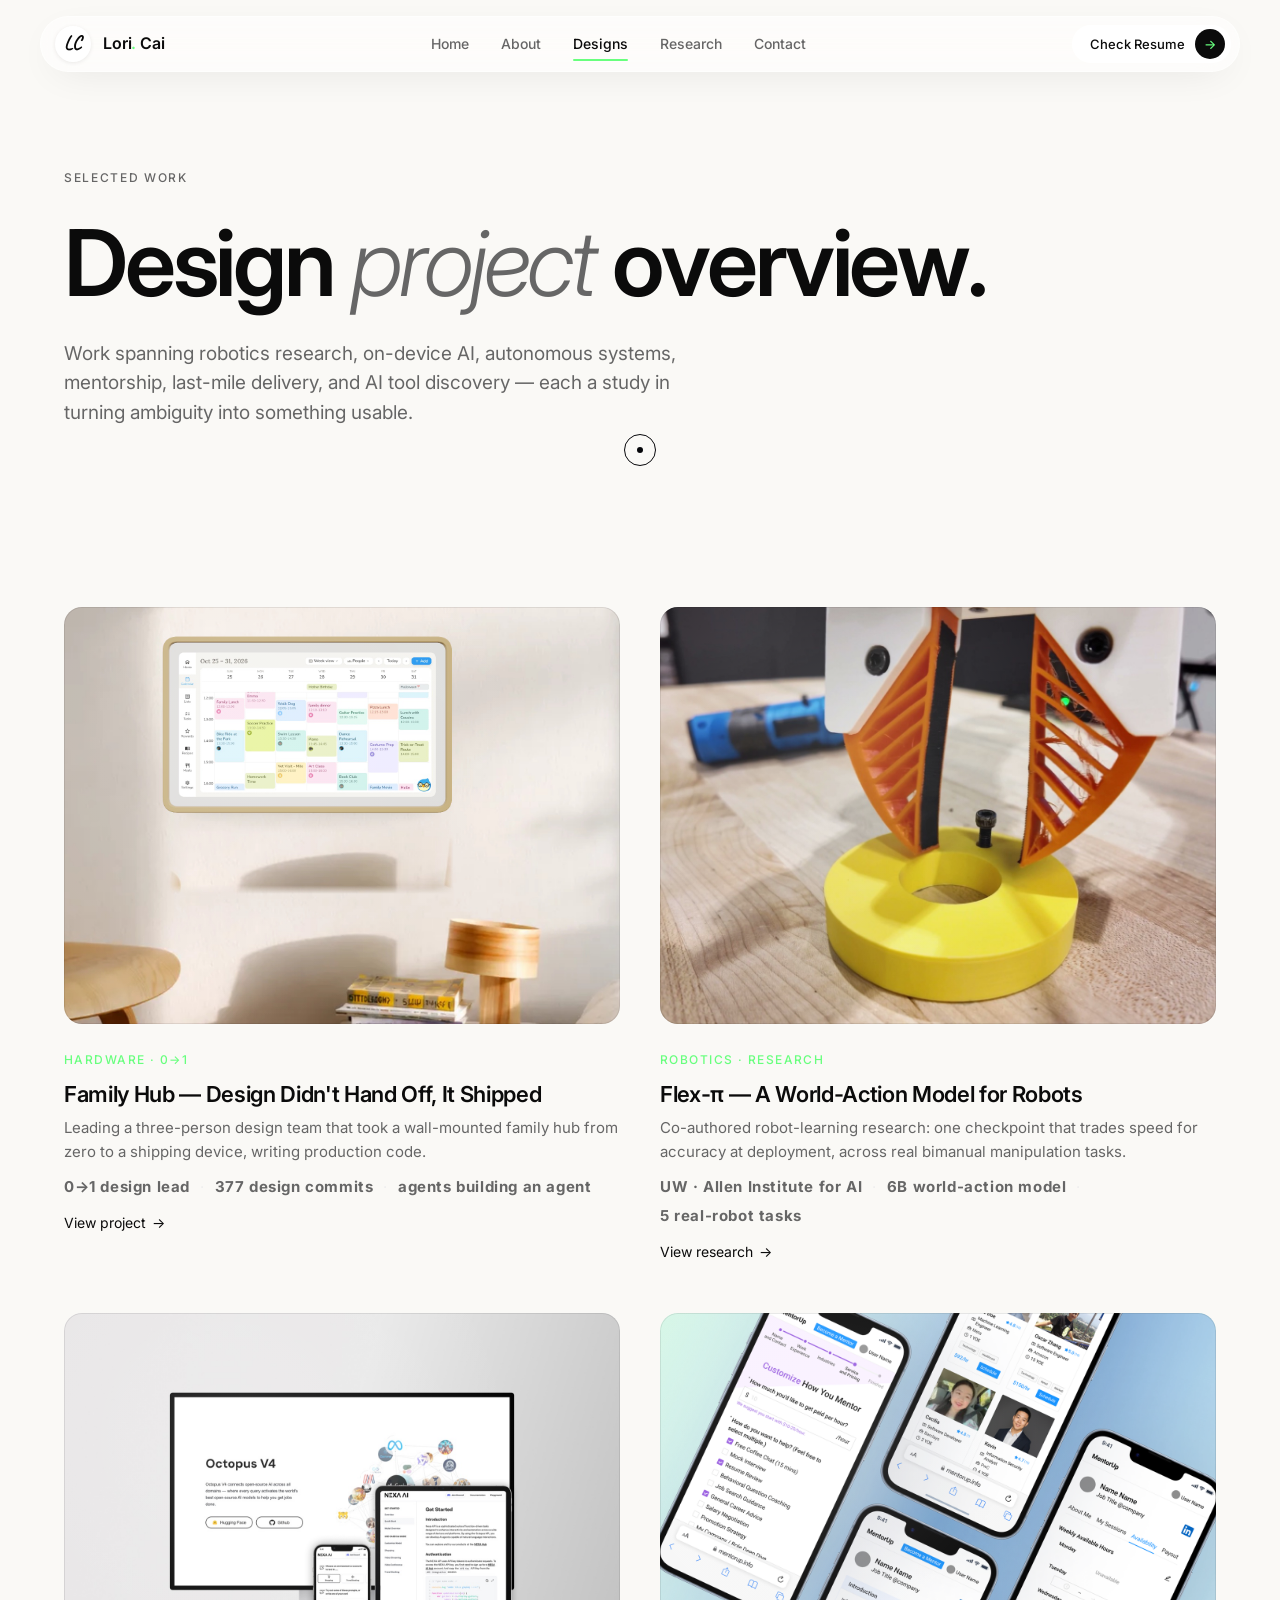
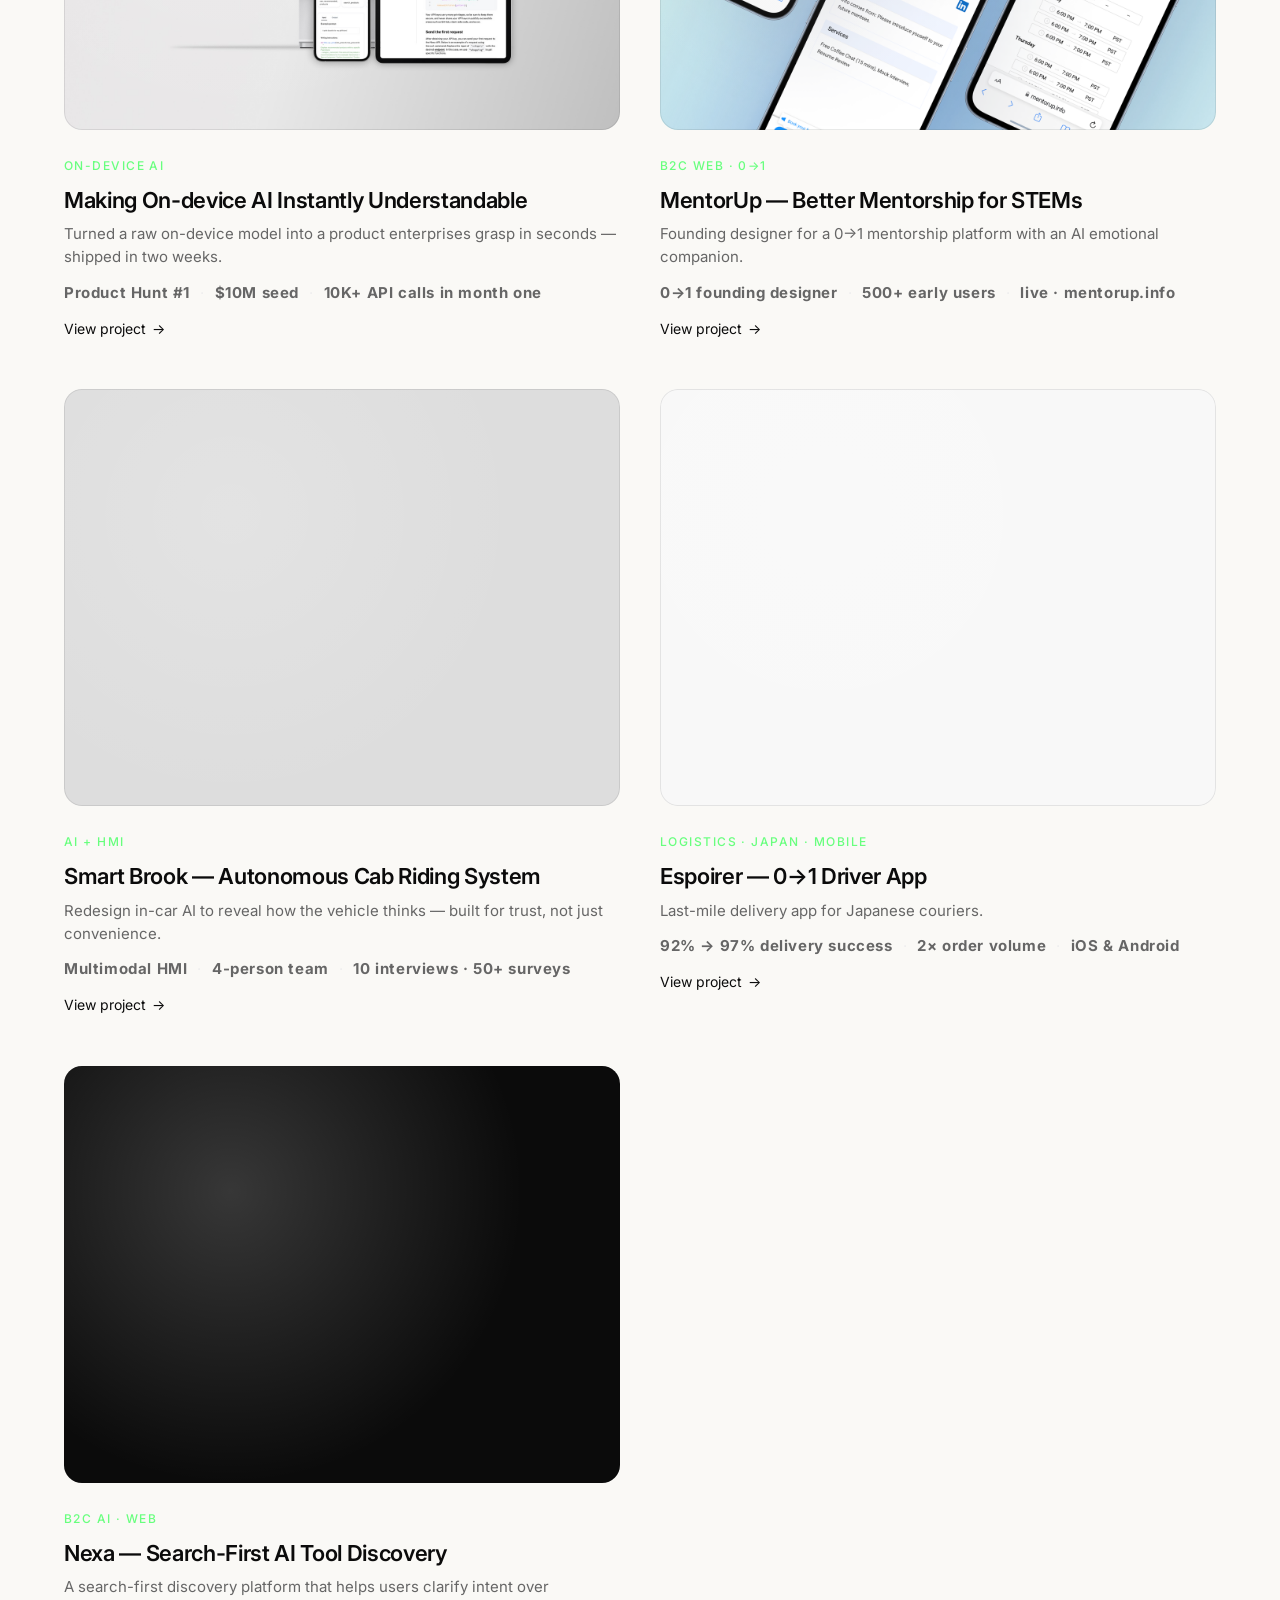
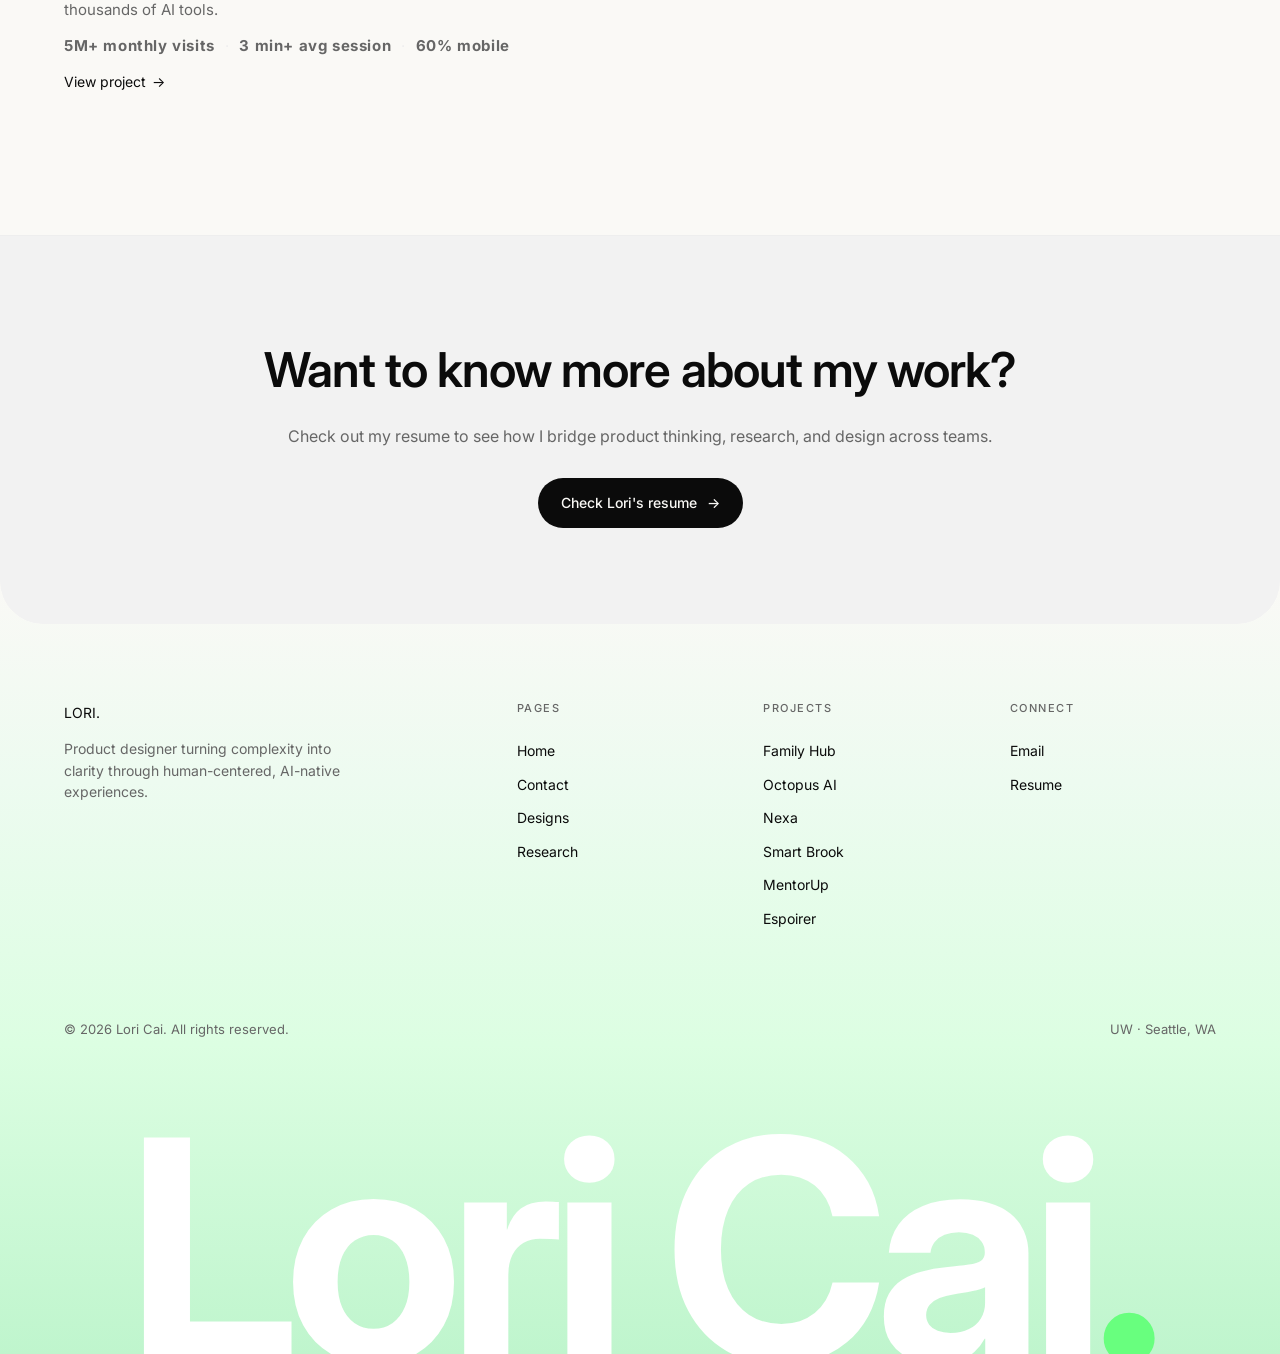
<file: designs.html>
<!DOCTYPE html>
<html lang="en">
<head>
  <meta charset="UTF-8">
  <meta name="viewport" content="width=device-width, initial-scale=1.0">
  <title>Designs · Lori Cai</title>
  <meta name="description" content="Selected design projects across on-device AI, conversational interfaces, autonomous systems, and consumer apps.">
  <meta property="og:type" content="website">
  <meta property="og:url" content="https://www.leicai99.com/designs.html">
  <meta property="og:title" content="Designs · Lori Cai">
  <meta property="og:description" content="Selected design projects across on-device AI, conversational interfaces, autonomous systems, and consumer apps.">
  <meta property="og:image" content="https://www.leicai99.com/assets/og.png">
  <meta property="og:image:width" content="1200">
  <meta property="og:image:height" content="630">
  <meta name="twitter:card" content="summary_large_image">
  <meta name="twitter:image" content="https://www.leicai99.com/assets/og.png">
  <link rel="icon" href="/favicon.svg" type="image/svg+xml">
  <link rel="icon" href="/assets/favicon-512.png" type="image/png" sizes="512x512">
  <link rel="apple-touch-icon" href="/assets/apple-touch-icon.png">
  <link rel="preconnect" href="https://fonts.googleapis.com">
  <link rel="preconnect" href="https://fonts.gstatic.com" crossorigin>
  <link href="https://fonts.googleapis.com/css2?family=Inter:ital,wght@0,300;0,400;0,500;0,600;0,700;1,400;1,500&family=Caveat:wght@600;700&display=swap" rel="stylesheet">
  <link rel="stylesheet" href="styles.css">
</head>
<body>
  <header class="site-header">
    <div class="nav-pill">
      <nav class="nav">
        <a href="/" class="logo">
          <span class="logo-monogram">LC</span>
          <span class="logo-name">Lori<span class="dot">.</span> Cai</span>
        </a>
        <div class="nav-center">
          <a href="/">Home</a>
          <a href="/about.html">About</a>
          <a href="/designs.html">Designs</a>
          <a href="/research/">Research</a>
          <a href="/contact.html">Contact</a>
        </div>
        <div class="nav-right">
          <a href="https://docs.google.com/document/d/1YYCmqkbBz23IVgeAIkrZoWJfuecsSlBc/edit?usp=sharing&amp;ouid=109984980377119589344&amp;rtpof=true&amp;sd=true" target="_blank" rel="noopener" class="btn-resume">Check Resume <span class="btn-resume-arrow">→</span></a>
          <button class="nav-toggle" aria-label="Toggle navigation" aria-expanded="false"><span></span><span></span></button>
        </div>
      </nav>
    </div>
  </header>

  <main>
    <section class="hero">
      <div class="container">
        <p class="eyebrow hero-eyebrow">Selected Work</p>
        <h1>Design <em>project</em> overview.</h1>
        <p class="hero-intro">Work spanning robotics research, on-device AI, autonomous systems, mentorship, last-mile delivery, and AI tool discovery — each a study in turning ambiguity into something usable.</p>
      </div>
    </section>

    <section class="section">
      <div class="container">
        <div class="projects">
          <a href="/projects/family-hub.html" class="project" data-cursor="View →">
            <div class="project-cover" data-tone="sand">
              <img src="/assets/projects/family-hub/cover.jpg" alt="A wall-mounted family hub showing the week's calendar in a sunlit room" loading="lazy" decoding="async">
            </div>
            <span class="project-tag">Hardware · 0→1</span>
            <h3>Family Hub — Design Didn't Hand Off, It Shipped</h3>
            <p>Leading a three-person design team that took a wall-mounted family hub from zero to a shipping device, writing production code.</p>
            <p class="project-stats"><strong>0→1 design lead</strong><span class="sep">·</span><strong>377 design commits</strong><span class="sep">·</span><strong>agents building an agent</strong></p>
            <span class="more">View project <span class="arrow">→</span></span>
          </a>
          <a href="https://flex-pi.github.io/" target="_blank" rel="noopener" class="project" data-cursor="View →">
            <div class="project-cover" data-tone="terracotta">
              <img src="/assets/projects/flex-pi/cover.jpg" alt="Flex-π · robot gripper performing a contact-rich manipulation task" loading="lazy" decoding="async">
            </div>
            <span class="project-tag">Robotics · Research</span>
            <h3>Flex-π — A World-Action Model for Robots</h3>
            <p>Co-authored robot-learning research: one checkpoint that trades speed for accuracy at deployment, across real bimanual manipulation tasks.</p>
            <p class="project-stats"><strong>UW · Allen Institute for AI</strong><span class="sep">·</span><strong>6B world-action model</strong><span class="sep">·</span><strong>5 real-robot tasks</strong></p>
            <span class="more">View research <span class="arrow">→</span></span>
          </a>
          <a href="/projects/octopus-ai.html" class="project" data-cursor="View →">
            <div class="project-cover" data-tone="sand">
              <img src="/assets/projects/octopus-ai/cover.jpg" alt="Octopus AI · marketing site, documentation, and mobile playground" loading="lazy" decoding="async">
            </div>
            <span class="project-tag">On-device AI</span>
            <h3>Making On-device AI Instantly Understandable</h3>
            <p>Turned a raw on-device model into a product enterprises grasp in seconds — shipped in two weeks.</p>
            <p class="project-stats"><strong>Product Hunt #1</strong><span class="sep">·</span><strong>$10M seed</strong><span class="sep">·</span><strong>10K+ API calls in month one</strong></p>
            <span class="more">View project <span class="arrow">→</span></span>
          </a>
          <a href="/projects/mentorup.html" class="project" data-cursor="View →">
            <div class="project-cover" data-tone="sage">
              <img src="/assets/mentorup.png" alt="MentorUp · mentor profile screen" loading="lazy" decoding="async">
            </div>
            <span class="project-tag">B2C Web · 0→1</span>
            <h3>MentorUp — Better Mentorship for STEMs</h3>
            <p>Founding designer for a 0→1 mentorship platform with an AI emotional companion.</p>
            <p class="project-stats"><strong>0→1 founding designer</strong><span class="sep">·</span><strong>500+ early users</strong><span class="sep">·</span><strong>live · mentorup.info</strong></p>
            <span class="more">View project <span class="arrow">→</span></span>
          </a>
          <a href="/projects/smart-brook.html" class="project" data-cursor="View →">
            <div class="project-cover" data-tone="terracotta">
              <img src="/assets/brook.png" alt="Smart Brook · redefining safety travel in autonomous vehicles" loading="lazy" decoding="async">
            </div>
            <span class="project-tag">AI + HMI</span>
            <h3>Smart Brook — Autonomous Cab Riding System</h3>
            <p>Redesign in-car AI to reveal how the vehicle thinks — built for trust, not just convenience.</p>
            <p class="project-stats"><strong>Multimodal HMI</strong><span class="sep">·</span><strong>4-person team</strong><span class="sep">·</span><strong>10 interviews · 50+ surveys</strong></p>
            <span class="more">View project <span class="arrow">→</span></span>
          </a>
          <a href="/projects/espoirer.html" class="project" data-cursor="View →">
            <div class="project-cover" data-tone="cream">
              <img src="/assets/ESP.png" alt="Espoirer · last-mile delivery app" loading="lazy" decoding="async">
            </div>
            <span class="project-tag">Logistics · Japan · Mobile</span>
            <h3>Espoirer — 0→1 Driver App</h3>
            <p>Last-mile delivery app for Japanese couriers.</p>
            <p class="project-stats"><strong>92% → 97% delivery success</strong><span class="sep">·</span><strong>2× order volume</strong><span class="sep">·</span><strong>iOS &amp; Android</strong></p>
            <span class="more">View project <span class="arrow">→</span></span>
          </a>
          <a href="/projects/nexa-ai-tools.html" class="project" data-cursor="View →">
            <div class="project-cover" data-tone="slate">
              <img src="/assets/nexa.png" alt="Nexa AI Tools · search-first AI discovery" loading="lazy" decoding="async">
            </div>
            <span class="project-tag">B2C AI · Web</span>
            <h3>Nexa — Search-First AI Tool Discovery</h3>
            <p>A search-first discovery platform that helps users clarify intent over thousands of AI tools.</p>
            <p class="project-stats"><strong>5M+ monthly visits</strong><span class="sep">·</span><strong>3 min+ avg session</strong><span class="sep">·</span><strong>60% mobile</strong></p>
            <span class="more">View project <span class="arrow">→</span></span>
          </a>
        </div>
      </div>
    </section>

    <section class="cta-strip">
      <div class="container">
        <h2>Want to know more about my work?</h2>
        <p>Check out my resume to see how I bridge product thinking, research, and design across teams.</p>
        <a href="https://docs.google.com/document/d/1YYCmqkbBz23IVgeAIkrZoWJfuecsSlBc/edit?usp=sharing&amp;ouid=109984980377119589344&amp;rtpof=true&amp;sd=true" target="_blank" rel="noopener" class="btn btn-primary">Check Lori's resume <span class="arrow">→</span></a>
      </div>
    </section>
  </main>

  <footer class="site-footer">
    <div class="container">
      <div class="footer-top">
        <div class="footer-brand">
          <a href="/" class="logo">LORI<span class="dot">.</span></a>
          <p>Product designer turning complexity into clarity through human-centered, AI-native experiences.</p>
        </div>
        <div>
          <p class="footer-heading">Pages</p>
          <ul class="footer-list">
            <li><a href="/">Home</a></li>
            <li><a href="/contact.html">Contact</a></li>
            <li><a href="/designs.html">Designs</a></li>
            <li><a href="/research/">Research</a></li>
          </ul>
        </div>
        <div>
          <p class="footer-heading">Projects</p>
          <ul class="footer-list">
            <li><a href="/projects/family-hub.html">Family Hub</a></li>
            <li><a href="/projects/octopus-ai.html">Octopus AI</a></li>
            <li><a href="/projects/nexa-ai-tools.html">Nexa</a></li>
            <li><a href="/projects/smart-brook.html">Smart Brook</a></li>
            <li><a href="/projects/mentorup.html">MentorUp</a></li>
            <li><a href="/projects/espoirer.html">Espoirer</a></li>
          </ul>
        </div>
        <div>
          <p class="footer-heading">Connect</p>
          <ul class="footer-list">
            <li><a href="mailto:loricai1017@gmail.com">Email</a></li>
            <li><a href="https://docs.google.com/document/d/1YYCmqkbBz23IVgeAIkrZoWJfuecsSlBc/edit?usp=sharing&amp;ouid=109984980377119589344&amp;rtpof=true&amp;sd=true" target="_blank" rel="noopener">Resume</a></li>
          </ul>
        </div>
      </div>
      <div class="footer-bottom">
        <span>© 2026 Lori Cai. All rights reserved.</span>
        <span>UW · Seattle, WA</span>
      </div>
    </div>
    <div class="footer-wordmark" aria-hidden="true">Lori Cai<span class="dot">.</span></div>
  </footer>

  <script src="script.js"></script>
</body>
</html>
</file>
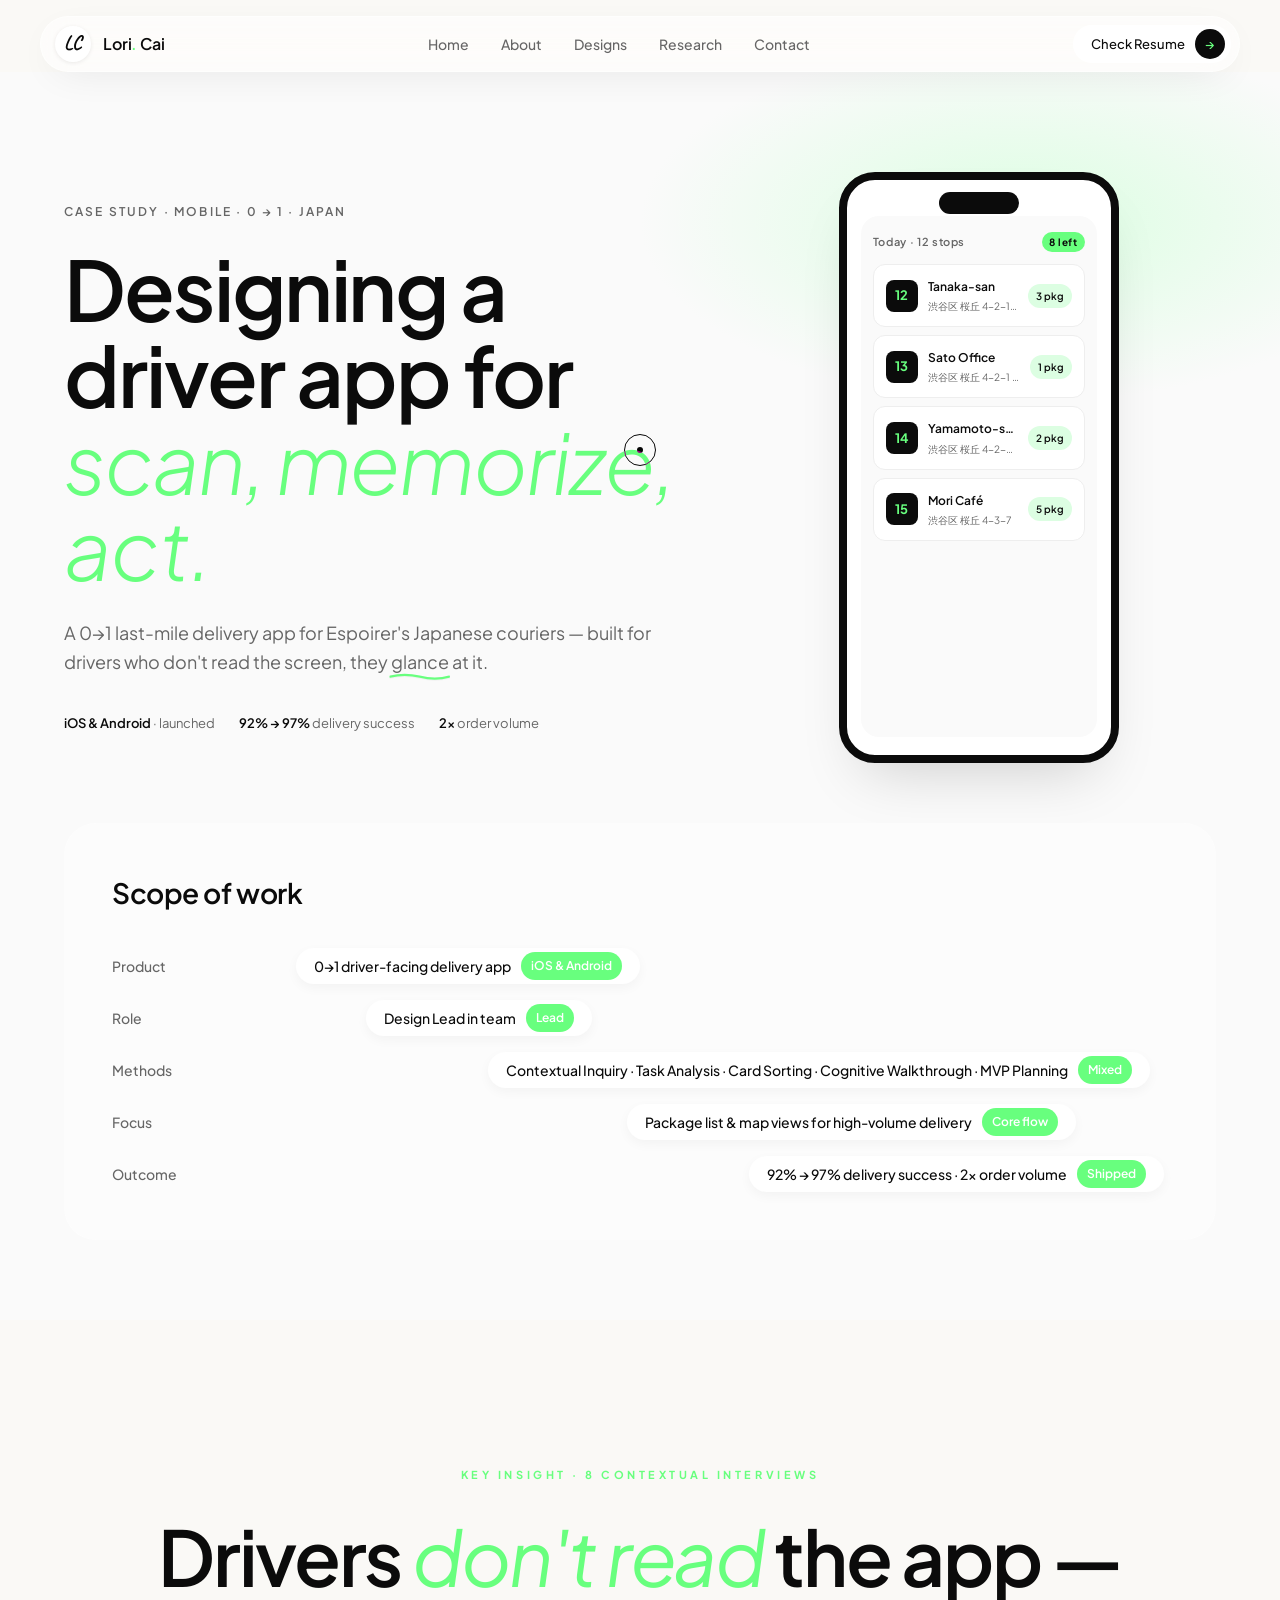
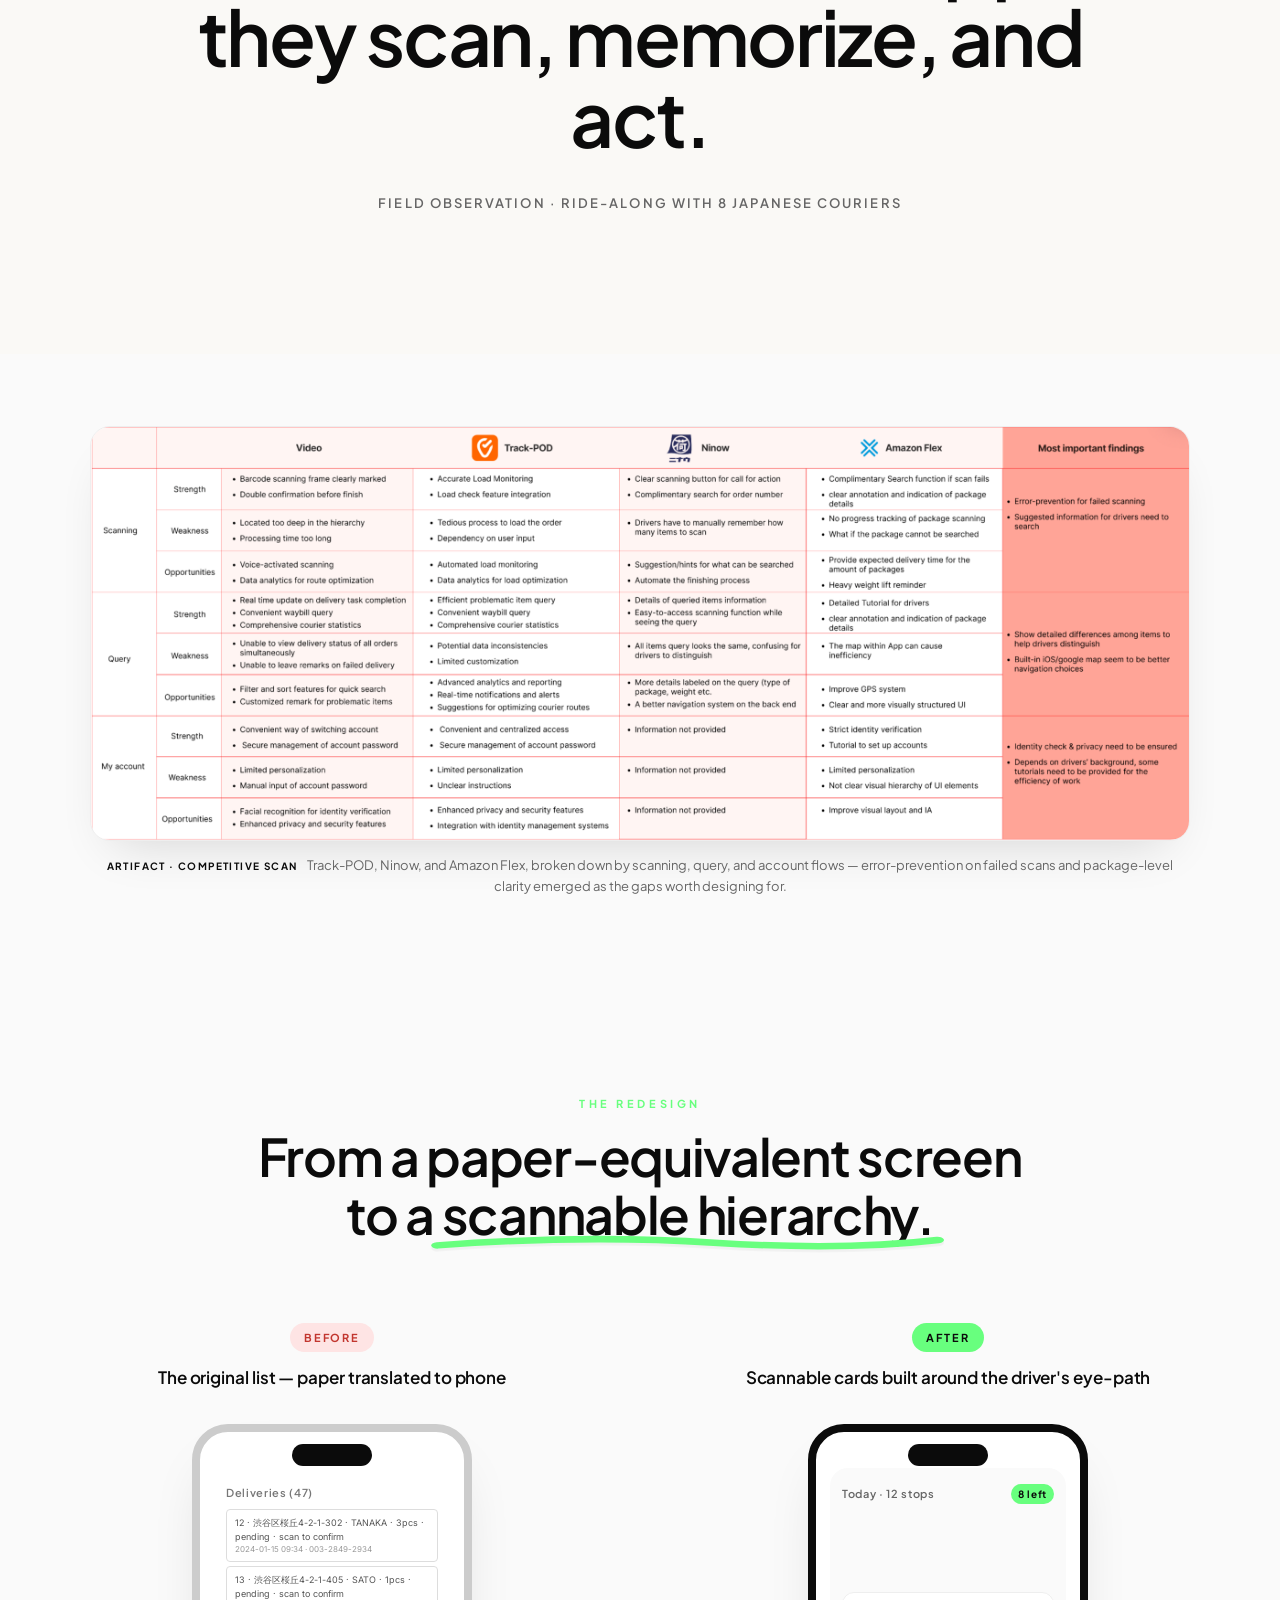
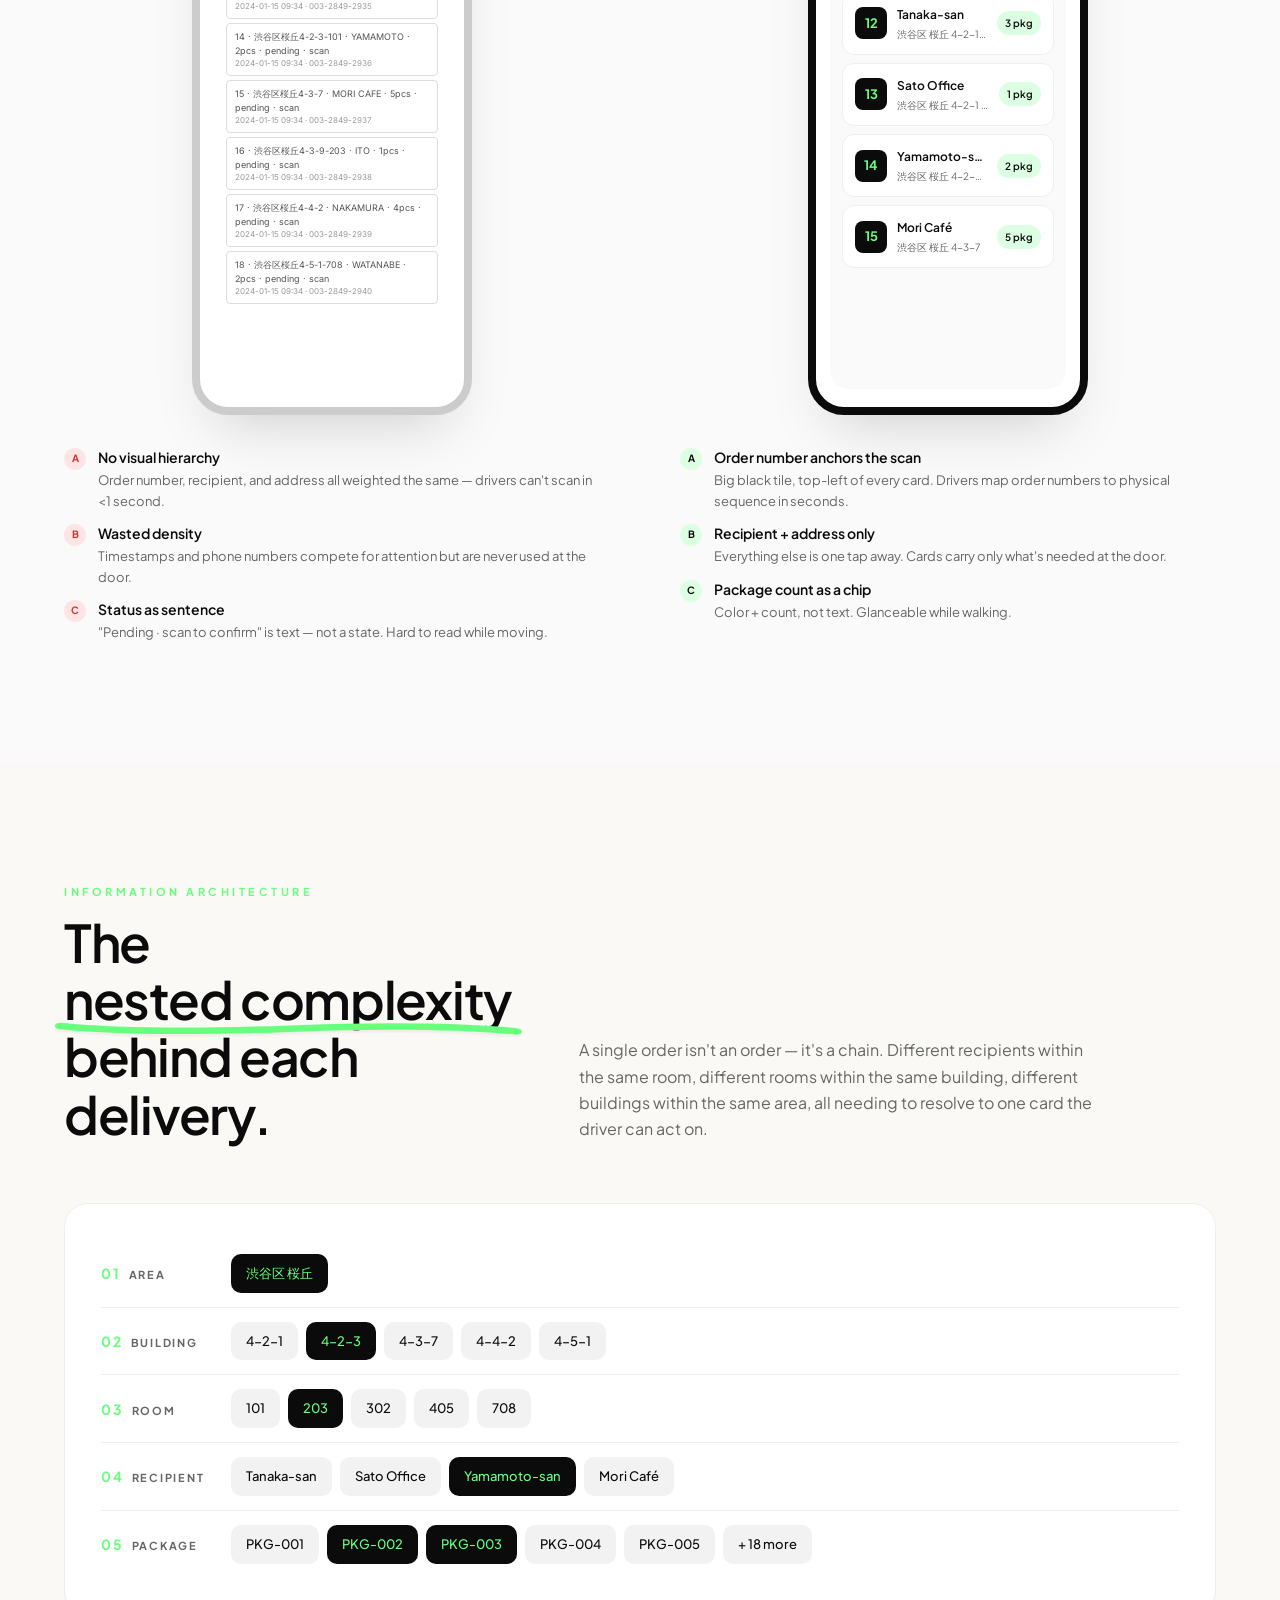
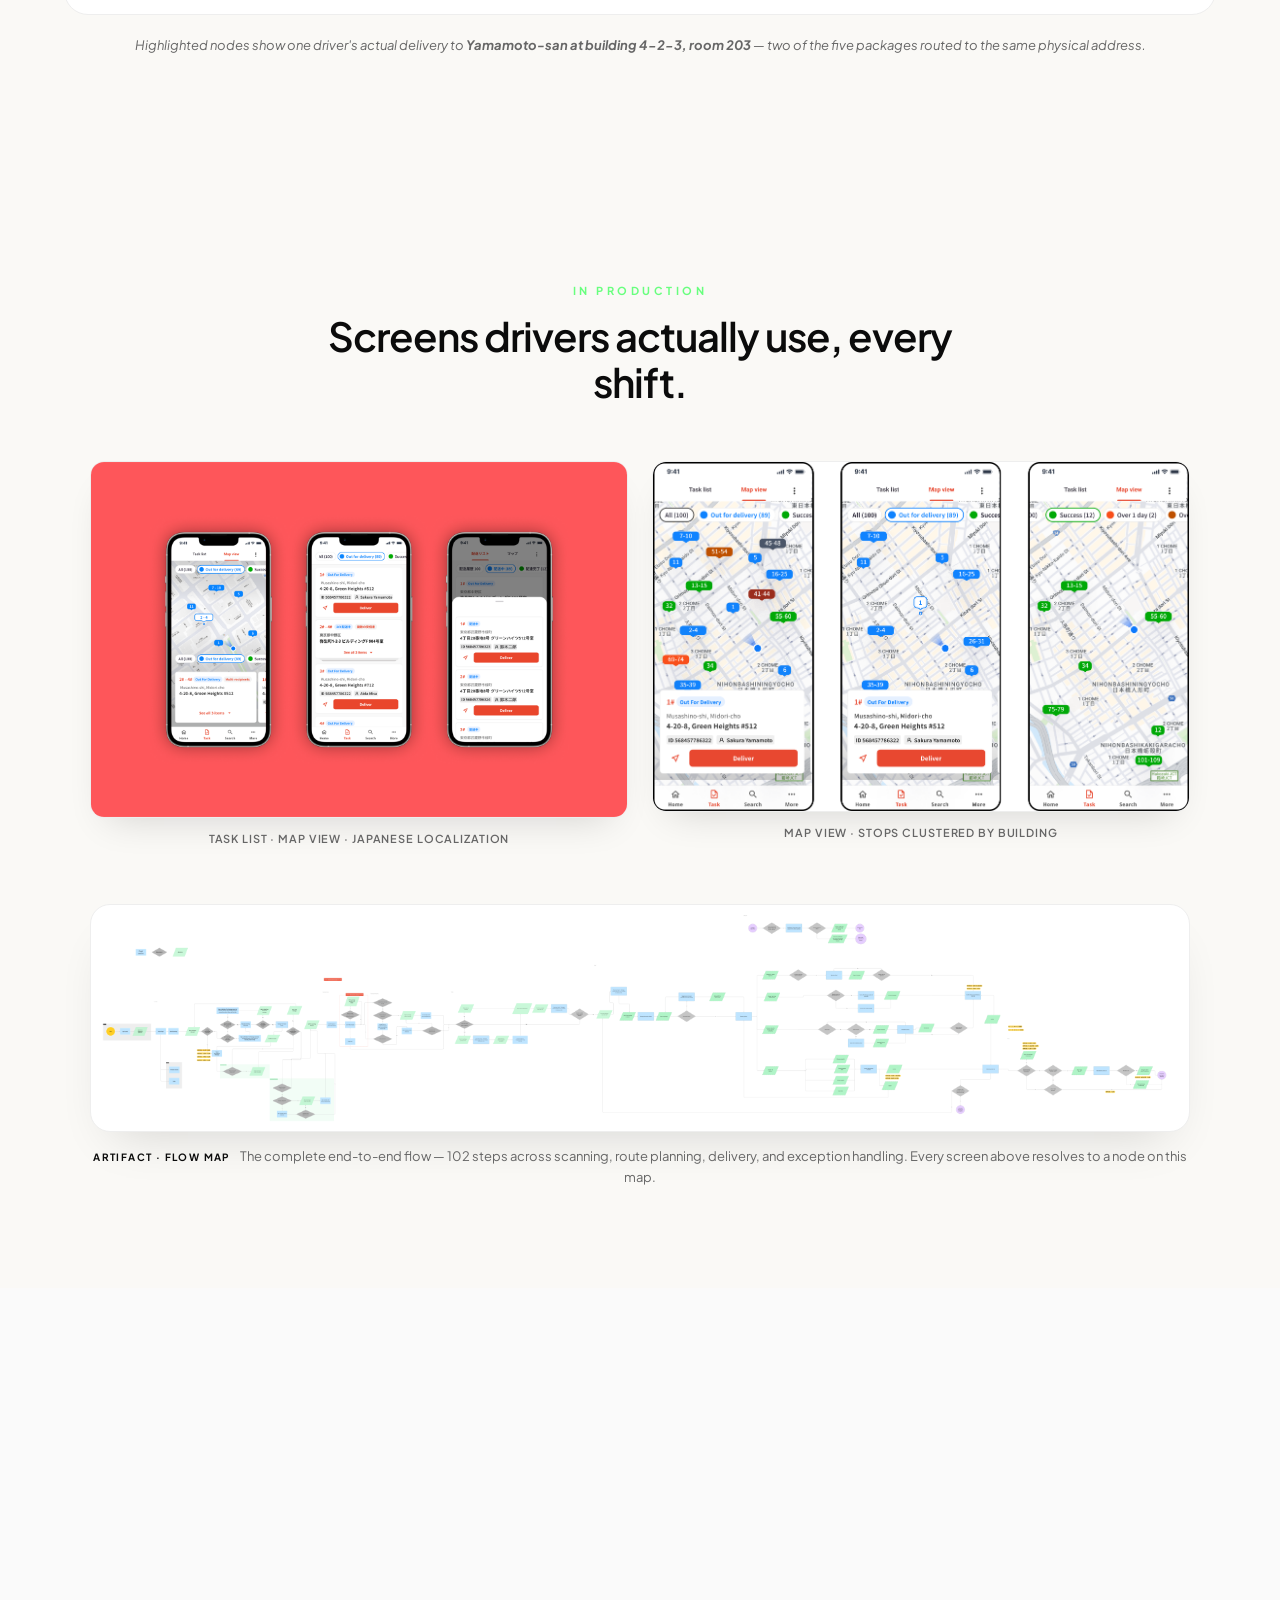
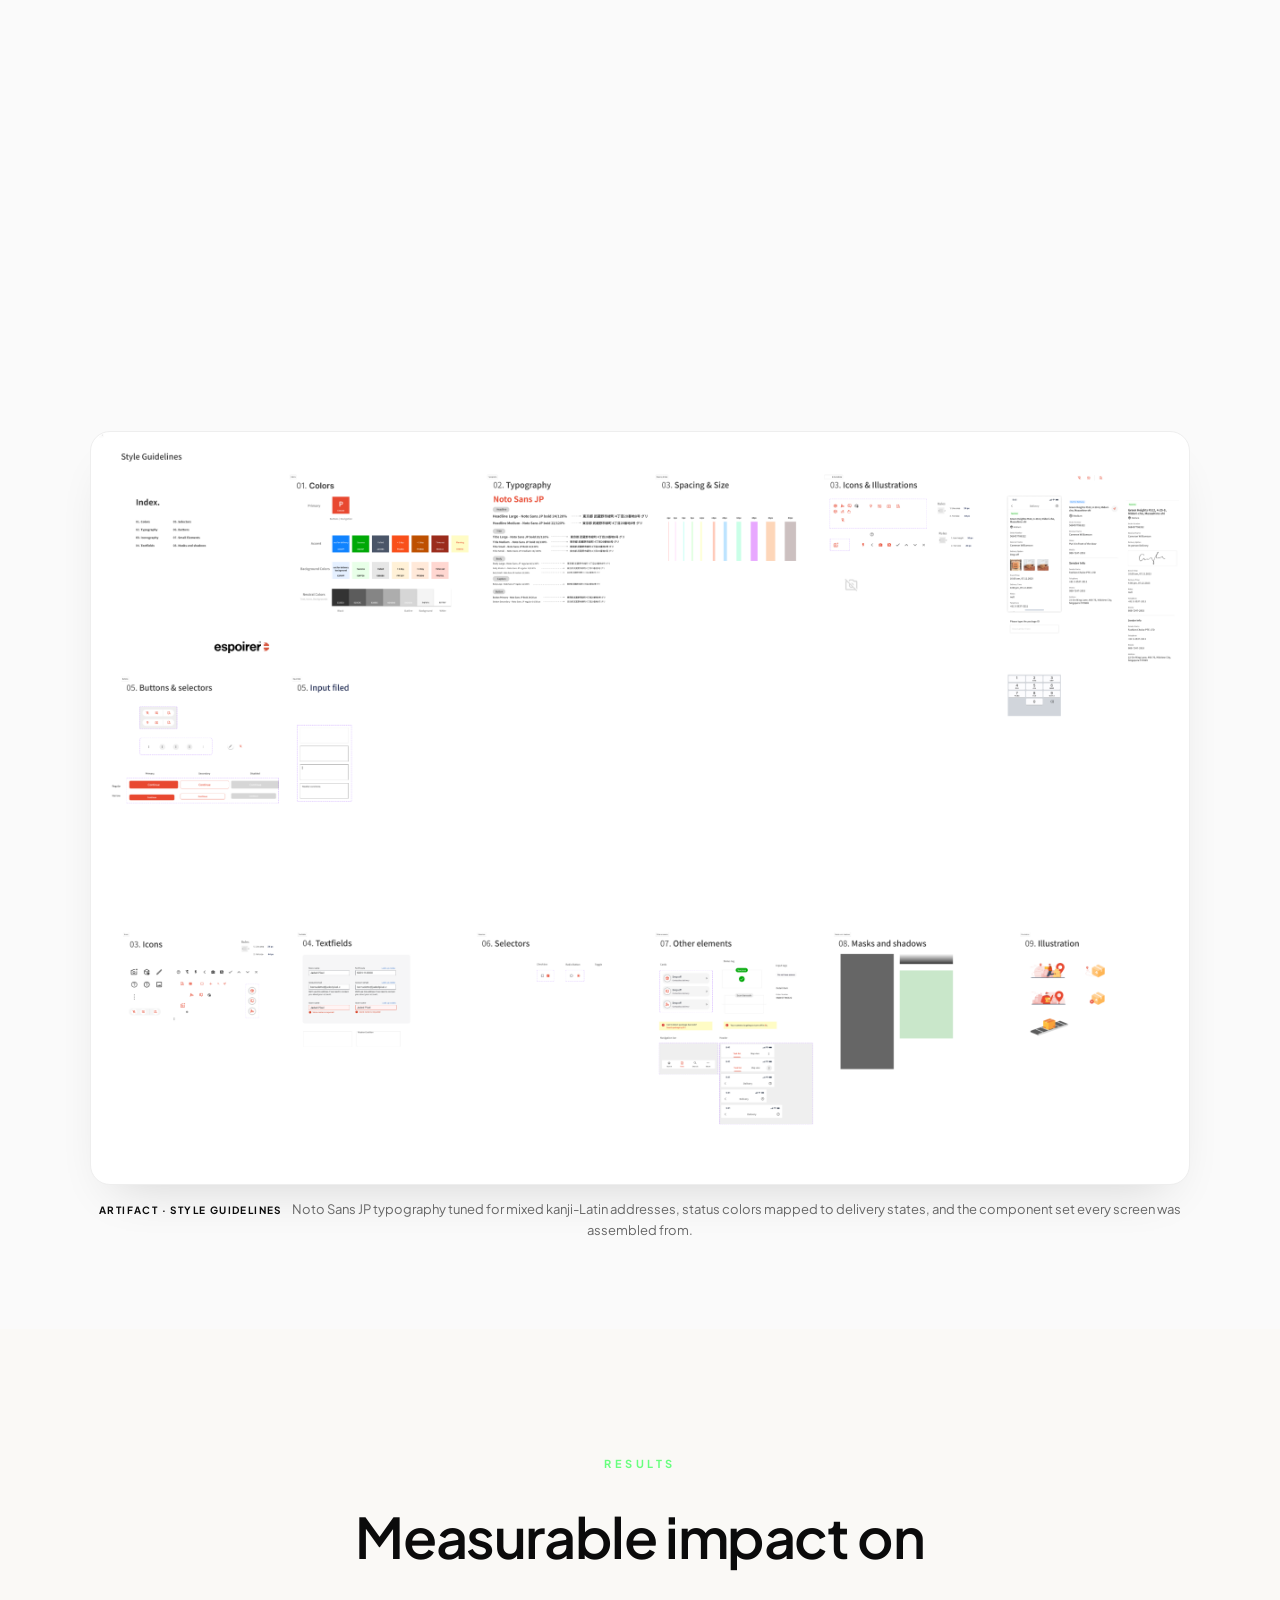
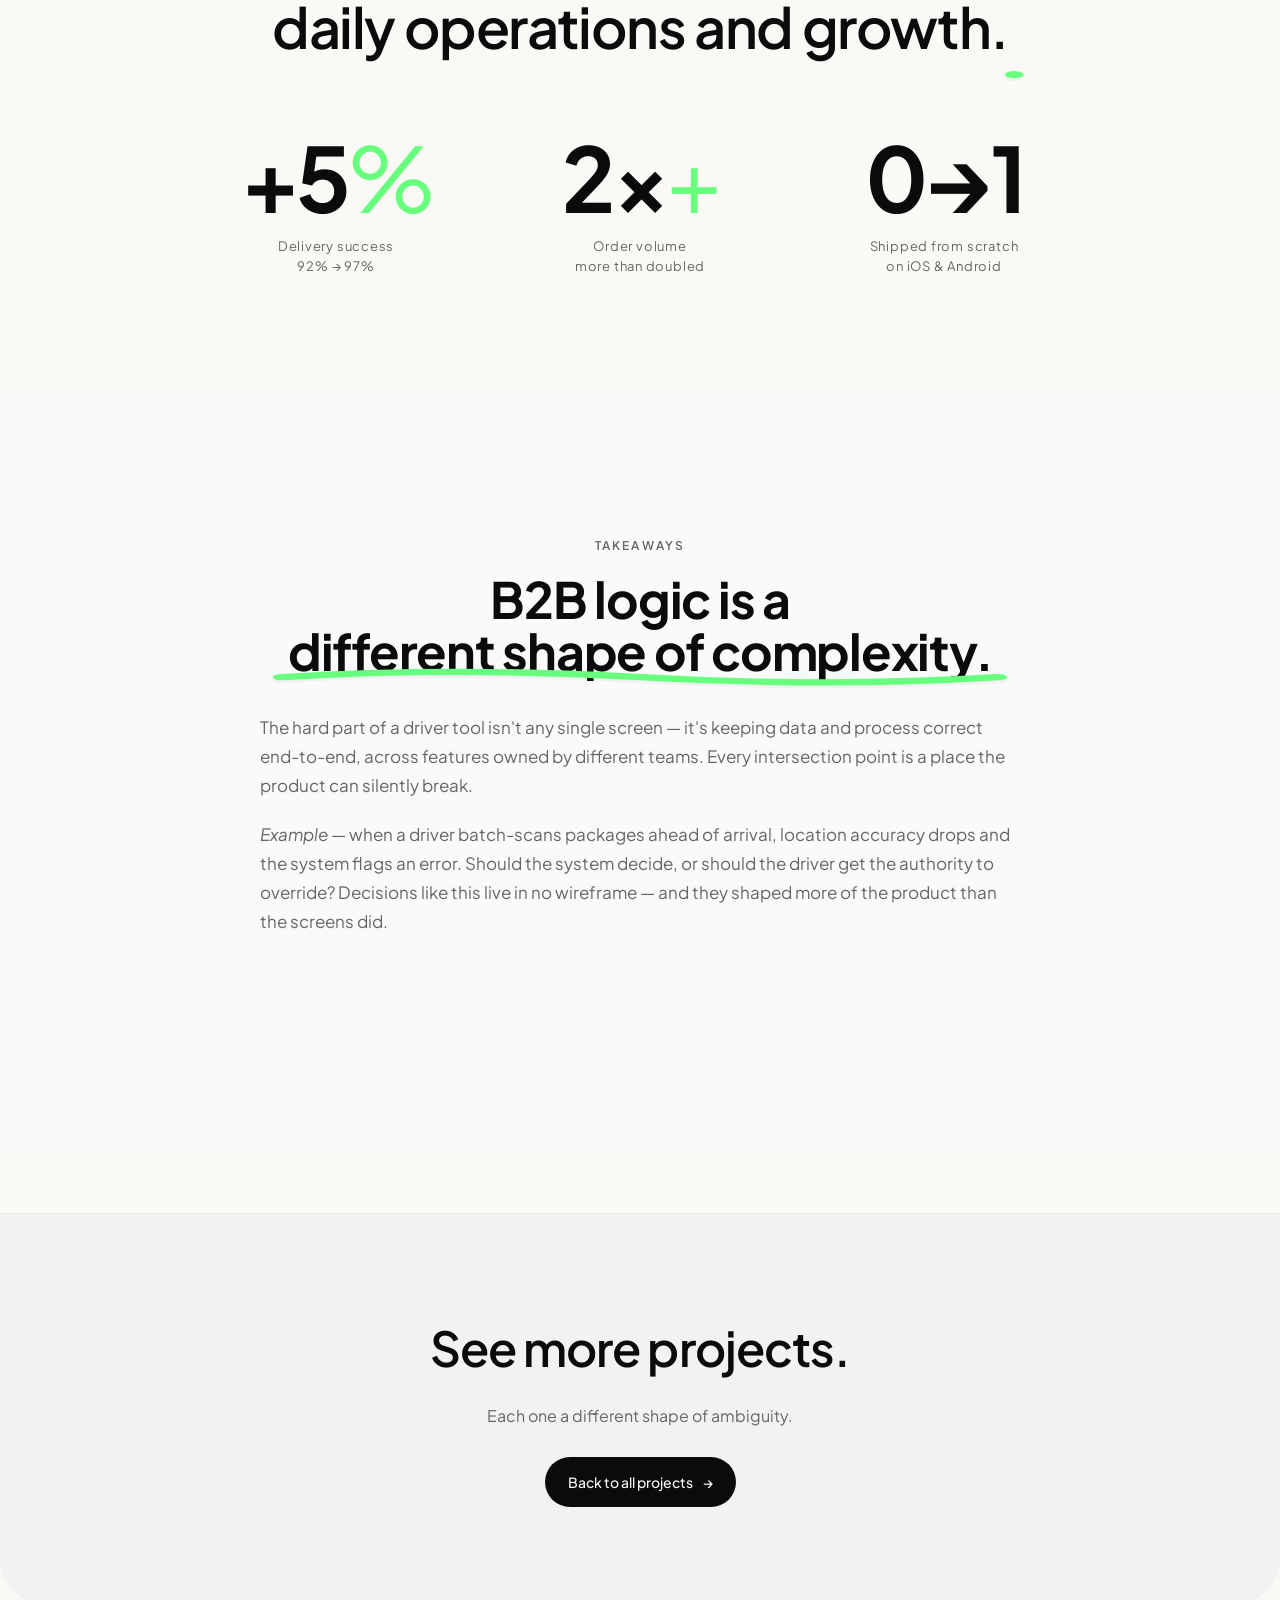
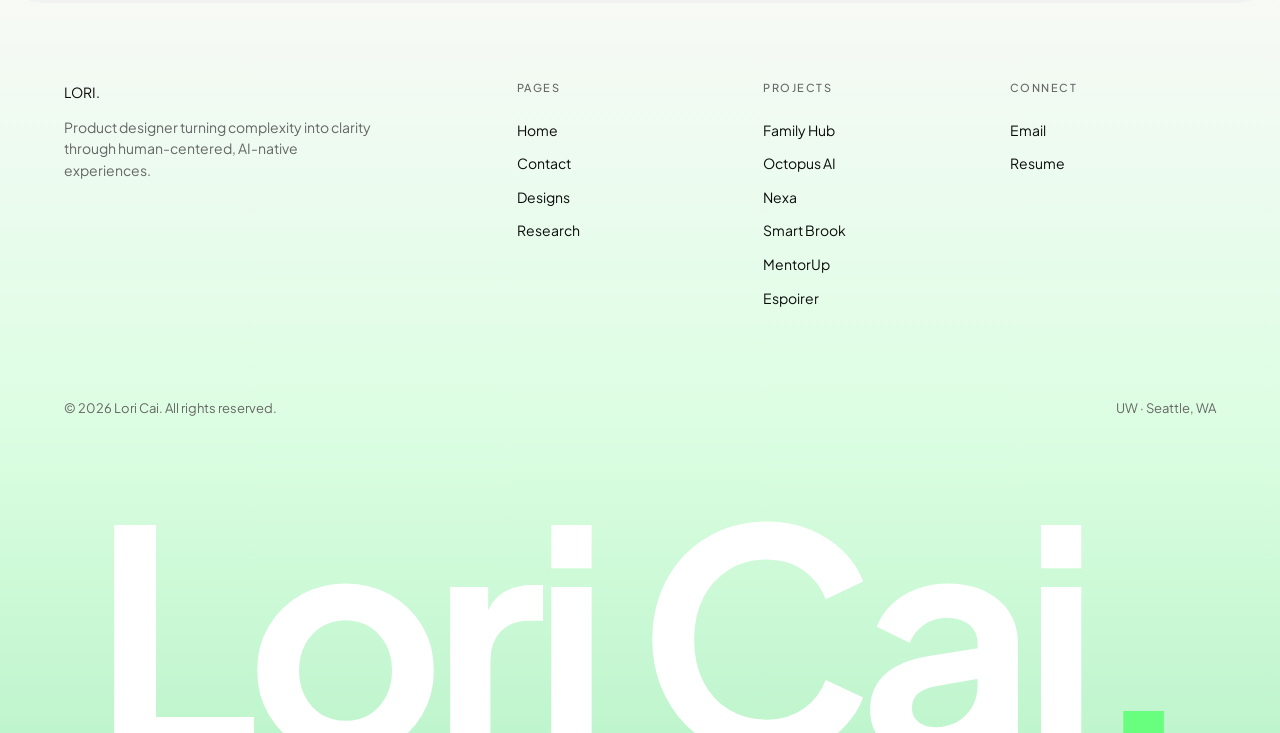
<file: projects/espoirer.html>
<!DOCTYPE html>
<html lang="en">
<head>
  <meta charset="UTF-8">
  <meta name="viewport" content="width=device-width, initial-scale=1.0">
  <title>Espoirer · Lori Cai</title>
  <meta name="description" content="Case study — Designing a 0→1 driver app to improve last-mile delivery accuracy in Japan. 92% → 97% delivery success.">
  <meta property="og:type" content="website">
  <meta property="og:url" content="https://www.leicai99.com/projects/espoirer.html">
  <meta property="og:title" content="Espoirer · Lori Cai">
  <meta property="og:description" content="Case study — Designing a 0→1 driver app to improve last-mile delivery accuracy in Japan. 92% → 97% delivery success.">
  <meta property="og:image" content="https://www.leicai99.com/assets/og.png">
  <meta property="og:image:width" content="1200">
  <meta property="og:image:height" content="630">
  <meta name="twitter:card" content="summary_large_image">
  <meta name="twitter:image" content="https://www.leicai99.com/assets/og.png">
  <link rel="icon" href="/favicon.svg" type="image/svg+xml">
  <link rel="icon" href="/assets/favicon-512.png" type="image/png" sizes="512x512">
  <link rel="apple-touch-icon" href="/assets/apple-touch-icon.png">
  <link rel="preconnect" href="https://fonts.googleapis.com">
  <link rel="preconnect" href="https://fonts.gstatic.com" crossorigin>
  <link href="https://fonts.googleapis.com/css2?family=Inter:ital,wght@0,300;0,400;0,500;0,600;0,700;1,400;1,500&family=Plus+Jakarta+Sans:ital,wght@0,300;0,400;0,500;0,600;0,700;0,800;1,500;1,600&family=Caveat:wght@600;700&display=swap" rel="stylesheet">
  <link rel="stylesheet" href="../styles.css">
</head>
<body class="cs-page">
  <header class="site-header">
    <div class="nav-pill">
      <nav class="nav">
        <a href="/" class="logo">
          <span class="logo-monogram">LC</span>
          <span class="logo-name">Lori<span class="dot">.</span> Cai</span>
        </a>
        <div class="nav-center">
          <a href="/">Home</a>
          <a href="/about.html">About</a>
          <a href="/designs.html">Designs</a>
          <a href="/research/">Research</a>
          <a href="/contact.html">Contact</a>
        </div>
        <div class="nav-right">
          <a href="https://docs.google.com/document/d/1YYCmqkbBz23IVgeAIkrZoWJfuecsSlBc/edit?usp=sharing&amp;ouid=109984980377119589344&amp;rtpof=true&amp;sd=true" target="_blank" rel="noopener" class="btn-resume">Check Resume <span class="btn-resume-arrow">→</span></a>
          <button class="nav-toggle" aria-label="Toggle navigation" aria-expanded="false"><span></span><span></span></button>
        </div>
      </nav>
    </div>
  </header>

  <main>

    <!-- 1. HERO — clean white, 2-col with phone showing the redesigned card -->
    <section class="esp-hero">
      <div class="container">
        <div class="esp-hero-grid">
          <div class="cs-reveal">
            <p class="eyebrow">Case Study · Mobile · 0 → 1 · Japan</p>
            <h1>Designing a driver app for <em>scan, memorize, act.</em></h1>
            <p class="lede">A 0→1 last-mile delivery app for Espoirer's Japanese couriers — built for drivers who don't read the screen, they <span class="ink">glance</span> at it.</p>
            <div class="meta-strip">
              <span><strong>iOS &amp; Android</strong> · launched</span>
              <span><strong>92% → 97%</strong> delivery success</span>
              <span><strong>2×</strong> order volume</span>
            </div>
          </div>

          <div class="esp-phone cs-reveal cs-reveal-delay-1" aria-label="Espoirer driver app — redesigned card view">
            <div class="esp-phone-screen">
              <div class="head"><span>Today · 12 stops</span><span class="badge">8 left</span></div>
              <div class="esp-card">
                <div class="num-bg">12</div>
                <div class="info">
                  <div class="who">Tanaka-san</div>
                  <div class="addr">渋谷区 桜丘 4-2-1 · 302</div>
                </div>
                <div class="pkg">3 pkg</div>
              </div>
              <div class="esp-card">
                <div class="num-bg">13</div>
                <div class="info">
                  <div class="who">Sato Office</div>
                  <div class="addr">渋谷区 桜丘 4-2-1 · 405</div>
                </div>
                <div class="pkg">1 pkg</div>
              </div>
              <div class="esp-card">
                <div class="num-bg">14</div>
                <div class="info">
                  <div class="who">Yamamoto-san</div>
                  <div class="addr">渋谷区 桜丘 4-2-3 · 101</div>
                </div>
                <div class="pkg">2 pkg</div>
              </div>
              <div class="esp-card">
                <div class="num-bg">15</div>
                <div class="info">
                  <div class="who">Mori Café</div>
                  <div class="addr">渋谷区 桜丘 4-3-7</div>
                </div>
                <div class="pkg">5 pkg</div>
              </div>
            </div>
          </div>
        </div>
      </div>
    </section>

    <!-- 2. SCOPE -->
    <section style="background: #FAFAFA; padding: 0 0 80px;">
      <div class="container">
        <div class="cs-scope cs-reveal" style="margin-top: 0;">
          <h3>Scope of work</h3>
          <dl class="cs-gantt">
            <dt>Product</dt>
            <dd><span class="bar">0→1 driver-facing delivery app <span class="chip">iOS &amp; Android</span></span></dd>

            <dt>Role</dt>
            <dd><span class="bar shift-1">Design Lead in team <span class="chip">Lead</span></span></dd>

            <dt>Methods</dt>
            <dd><span class="bar shift-2">Contextual Inquiry · Task Analysis · Card Sorting · Cognitive Walkthrough · MVP Planning <span class="chip">Mixed</span></span></dd>

            <dt>Focus</dt>
            <dd><span class="bar shift-3">Package list &amp; map views for high-volume delivery <span class="chip">Core flow</span></span></dd>

            <dt>Outcome</dt>
            <dd><span class="bar shift-4">92% → 97% delivery success · 2× order volume <span class="chip">Shipped</span></span></dd>
          </dl>
        </div>
      </div>
    </section>

    <!-- 3. CENTERPIECE INSIGHT -->
    <section class="esp-insight">
      <div class="container">
        <p class="eyebrow cs-reveal">Key insight · 8 contextual interviews</p>
        <blockquote class="cs-reveal cs-reveal-delay-1">
          Drivers <em>don't read</em> the app — they scan, memorize, and act.
        </blockquote>
        <p class="attr cs-reveal cs-reveal-delay-2">Field observation · ride-along with 8 Japanese couriers</p>
      </div>
    </section>

    <!-- 3b. COMPETITIVE SCAN -->
    <section style="background: #FAFAFA; padding: 72px 0;">
      <div class="container">
        <figure class="esp-artifact cs-reveal" style="margin-top: 0;">
          <div class="esp-artifact-stage">
            <img src="/assets/projects/espoirer/image_402.png" alt="Competitive analysis — scanning, query, and account flows across Track-POD, Ninow, and Amazon Flex" loading="lazy">
          </div>
          <figcaption><span class="lbl">Artifact · Competitive scan</span>Track-POD, Ninow, and Amazon Flex, broken down by scanning, query, and account flows — error-prevention on failed scans and package-level clarity emerged as the gaps worth designing for.</figcaption>
        </figure>
      </div>
    </section>

    <!-- 4. SIGNATURE 1 · Before / After comparison with annotations -->
    <section class="esp-comparison">
      <div class="container">
        <div class="head">
          <p class="eyebrow cs-reveal">The redesign</p>
          <h2 class="cs-reveal cs-reveal-delay-1">From a paper-equivalent screen to a <span class="ink">scannable hierarchy.</span></h2>
        </div>

        <div class="esp-comparison-grid">
          <!-- BEFORE side -->
          <div class="esp-side before cs-reveal">
            <div class="label">
              <span class="tag">Before</span>
              <h4>The original list — paper translated to phone</h4>
            </div>

            <div class="esp-phone" style="border-color: #ccc;">
              <div class="esp-phone-screen" style="background: #fff; gap: 4px;">
                <div class="head" style="margin-bottom: 4px;">
                  <span style="color: #777;">Deliveries (47)</span>
                </div>
                <div class="esp-row-before">12 · 渋谷区桜丘4-2-1-302 · TANAKA · 3pcs · pending · scan to confirm <div class="small">2024-01-15 09:34 · 003-2849-2934</div></div>
                <div class="esp-row-before">13 · 渋谷区桜丘4-2-1-405 · SATO · 1pcs · pending · scan to confirm <div class="small">2024-01-15 09:34 · 003-2849-2935</div></div>
                <div class="esp-row-before">14 · 渋谷区桜丘4-2-3-101 · YAMAMOTO · 2pcs · pending · scan <div class="small">2024-01-15 09:34 · 003-2849-2936</div></div>
                <div class="esp-row-before">15 · 渋谷区桜丘4-3-7 · MORI CAFE · 5pcs · pending · scan <div class="small">2024-01-15 09:34 · 003-2849-2937</div></div>
                <div class="esp-row-before">16 · 渋谷区桜丘4-3-9-203 · ITO · 1pcs · pending · scan <div class="small">2024-01-15 09:34 · 003-2849-2938</div></div>
                <div class="esp-row-before">17 · 渋谷区桜丘4-4-2 · NAKAMURA · 4pcs · pending · scan <div class="small">2024-01-15 09:34 · 003-2849-2939</div></div>
                <div class="esp-row-before">18 · 渋谷区桜丘4-5-1-708 · WATANABE · 2pcs · pending · scan <div class="small">2024-01-15 09:34 · 003-2849-2940</div></div>
              </div>
            </div>

            <div class="annotations">
              <div class="anno"><span class="marker">A</span><div class="text"><strong>No visual hierarchy</strong>Order number, recipient, and address all weighted the same — drivers can't scan in &lt;1 second.</div></div>
              <div class="anno"><span class="marker">B</span><div class="text"><strong>Wasted density</strong>Timestamps and phone numbers compete for attention but are never used at the door.</div></div>
              <div class="anno"><span class="marker">C</span><div class="text"><strong>Status as sentence</strong>"Pending · scan to confirm" is text — not a state. Hard to read while moving.</div></div>
            </div>
          </div>

          <!-- AFTER side -->
          <div class="esp-side after cs-reveal cs-reveal-delay-1">
            <div class="label">
              <span class="tag">After</span>
              <h4>Scannable cards built around the driver's eye-path</h4>
            </div>

            <div class="esp-phone">
              <div class="esp-phone-screen">
                <div class="head"><span>Today · 12 stops</span><span class="badge">8 left</span></div>
                <div class="esp-card">
                  <div class="num-bg">12</div>
                  <div class="info"><div class="who">Tanaka-san</div><div class="addr">渋谷区 桜丘 4-2-1 · 302</div></div>
                  <div class="pkg">3 pkg</div>
                </div>
                <div class="esp-card">
                  <div class="num-bg">13</div>
                  <div class="info"><div class="who">Sato Office</div><div class="addr">渋谷区 桜丘 4-2-1 · 405</div></div>
                  <div class="pkg">1 pkg</div>
                </div>
                <div class="esp-card">
                  <div class="num-bg">14</div>
                  <div class="info"><div class="who">Yamamoto-san</div><div class="addr">渋谷区 桜丘 4-2-3 · 101</div></div>
                  <div class="pkg">2 pkg</div>
                </div>
                <div class="esp-card">
                  <div class="num-bg">15</div>
                  <div class="info"><div class="who">Mori Café</div><div class="addr">渋谷区 桜丘 4-3-7</div></div>
                  <div class="pkg">5 pkg</div>
                </div>
              </div>
            </div>

            <div class="annotations">
              <div class="anno"><span class="marker">A</span><div class="text"><strong>Order number anchors the scan</strong>Big black tile, top-left of every card. Drivers map order numbers to physical sequence in seconds.</div></div>
              <div class="anno"><span class="marker">B</span><div class="text"><strong>Recipient + address only</strong>Everything else is one tap away. Cards carry only what's needed at the door.</div></div>
              <div class="anno"><span class="marker">C</span><div class="text"><strong>Package count as a chip</strong>Color + count, not text. Glanceable while walking.</div></div>
            </div>
          </div>
        </div>
      </div>
    </section>

    <!-- 5. SIGNATURE 2 · Nested data hierarchy visualization -->
    <section class="esp-hierarchy-section">
      <div class="container">
        <div class="head">
          <div class="cs-reveal">
            <p class="eyebrow">Information architecture</p>
            <h2>The <span class="ink">nested complexity</span> behind each delivery.</h2>
          </div>
          <p class="sub cs-reveal cs-reveal-delay-1">A single order isn't an order — it's a chain. Different recipients within the same room, different rooms within the same building, different buildings within the same area, all needing to resolve to one card the driver can act on.</p>
        </div>

        <div class="esp-hierarchy cs-reveal cs-reveal-delay-2">
          <div class="esp-h-row">
            <div class="level"><span class="num">01</span>Area</div>
            <div class="items"><span class="item is-key">渋谷区 桜丘</span></div>
          </div>
          <div class="esp-h-row">
            <div class="level"><span class="num">02</span>Building</div>
            <div class="items">
              <span class="item">4-2-1</span>
              <span class="item is-key">4-2-3</span>
              <span class="item">4-3-7</span>
              <span class="item">4-4-2</span>
              <span class="item">4-5-1</span>
            </div>
          </div>
          <div class="esp-h-row">
            <div class="level"><span class="num">03</span>Room</div>
            <div class="items">
              <span class="item">101</span>
              <span class="item is-key">203</span>
              <span class="item">302</span>
              <span class="item">405</span>
              <span class="item">708</span>
            </div>
          </div>
          <div class="esp-h-row">
            <div class="level"><span class="num">04</span>Recipient</div>
            <div class="items">
              <span class="item">Tanaka-san</span>
              <span class="item">Sato Office</span>
              <span class="item is-key">Yamamoto-san</span>
              <span class="item">Mori Café</span>
            </div>
          </div>
          <div class="esp-h-row">
            <div class="level"><span class="num">05</span>Package</div>
            <div class="items">
              <span class="item">PKG-001</span>
              <span class="item is-key">PKG-002</span>
              <span class="item is-key">PKG-003</span>
              <span class="item">PKG-004</span>
              <span class="item">PKG-005</span>
              <span class="item">+ 18 more</span>
            </div>
          </div>
        </div>
        <p class="esp-h-foot">Highlighted nodes show one driver's actual delivery to <strong>Yamamoto-san at building 4-2-3, room 203</strong> — two of the five packages routed to the same physical address.</p>
      </div>
    </section>

    <!-- 5b. REAL SCREENS GALLERY -->
    <section class="esp-gallery">
      <div class="container">
        <div class="head">
          <p class="eyebrow cs-reveal">In production</p>
          <h2 class="cs-reveal cs-reveal-delay-1">Screens drivers actually use, every shift.</h2>
        </div>

        <div class="esp-gallery-grid">
          <figure class="cs-reveal">
            <img src="/assets/ESP.png" alt="Espoirer · task list, map view, and Japanese localization in production" loading="lazy">
            <figcaption>Task list · map view · Japanese localization</figcaption>
          </figure>
          <figure class="cs-reveal cs-reveal-delay-1">
            <img src="/assets/projects/espoirer/Group_1000004620.png" alt="Espoirer · map view with stops clustered by building" loading="lazy">
            <figcaption>Map view · stops clustered by building</figcaption>
          </figure>
        </div>

        <figure class="esp-artifact cs-reveal cs-reveal-delay-2">
          <div class="esp-artifact-stage">
            <img src="/assets/projects/espoirer/Final.png" alt="Espoirer · complete end-to-end user flow map, 102 steps across scanning, routing, delivery, and exception handling" loading="lazy">
          </div>
          <figcaption><span class="lbl">Artifact · Flow map</span>The complete end-to-end flow — 102 steps across scanning, route planning, delivery, and exception handling. Every screen above resolves to a node on this map.</figcaption>
        </figure>
      </div>
    </section>

    <!-- 6. LOCALIZATION -->
    <section class="esp-loc">
      <div class="container">
        <div class="esp-loc-grid">
          <div class="cs-reveal">
            <p class="eyebrow">Localization</p>
            <h2>Built around <span class="ink">how Japanese addresses actually work.</span></h2>
            <p>Japan's addresses go area → block → building → room — the opposite hierarchy from Western "house number, street". Forcing Western patterns onto a Japanese delivery list breaks every driver's mental model.</p>
            <p>Address rendering, typography balancing kanji + Latin glyphs, and a card system that treats the building as the primary anchor — not the street.</p>
          </div>

          <div class="esp-loc-cards cs-reveal cs-reveal-delay-1">
            <div class="esp-loc-card">
              <p class="label">Western pattern</p>
              <p class="addr">123 Main Street, Apt 4B<br>Brooklyn, NY 11201</p>
            </div>
            <div class="esp-loc-card" style="background: var(--cs-accent-soft); border-color: var(--cs-accent);">
              <p class="label" style="color: var(--text);">Japanese pattern · used by Espoirer</p>
              <p class="addr">渋谷区 桜丘 4-2-3 · 203<br><span style="font-size: 13px; color: var(--muted);">Shibuya-ku · Sakuragaoka · Block 4-2-3 · Room 203</span></p>
            </div>
          </div>
        </div>
      </div>
    </section>

    <!-- 6b. DESIGN SYSTEM -->
    <section style="background: #FAFAFA; padding: 72px 0 88px;">
      <div class="container">
        <div class="head" style="text-align: center; margin-bottom: 8px;">
          <p class="eyebrow cs-reveal">Design system</p>
          <h2 class="cs-reveal cs-reveal-delay-1" style="font-size: clamp(26px, 3.4vw, 38px);">One kit, built for <span class="ink">kanji and Latin</span> side by side.</h2>
        </div>
        <figure class="esp-artifact cs-reveal cs-reveal-delay-2">
          <div class="esp-artifact-stage">
            <img src="/assets/projects/espoirer/Library_1.png" alt="Espoirer style guidelines — Noto Sans JP typography, color tokens, icons, buttons, and components" loading="lazy">
          </div>
          <figcaption><span class="lbl">Artifact · Style guidelines</span>Noto Sans JP typography tuned for mixed kanji-Latin addresses, status colors mapped to delivery states, and the component set every screen was assembled from.</figcaption>
        </figure>
      </div>
    </section>

    <!-- 7. RESULTS -->
    <section class="esp-results">
      <div class="container">
        <p class="eyebrow cs-reveal">Results</p>
        <h2 class="cs-reveal cs-reveal-delay-1">Measurable impact on <span class="ink">daily operations and growth.</span></h2>

        <div class="esp-results-row">
          <div class="esp-result cs-reveal">
            <span class="num">+5<em>%</em></span>
            <p class="label">Delivery success<br>92% → 97%</p>
          </div>
          <div class="esp-result cs-reveal cs-reveal-delay-1">
            <span class="num">2×<em>+</em></span>
            <p class="label">Order volume<br>more than doubled</p>
          </div>
          <div class="esp-result cs-reveal cs-reveal-delay-2">
            <span class="num">0→1<em></em></span>
            <p class="label">Shipped from scratch<br>on iOS &amp; Android</p>
          </div>
        </div>
      </div>
    </section>

    <!-- 8. REFLECTION -->
    <section class="esp-reflection">
      <div class="container">
        <div style="max-width: 760px; margin: 0 auto;">
          <p class="cs-eyebrow cs-reveal" style="text-align:center;">Takeaways</p>
          <h2 class="cs-display cs-reveal cs-reveal-delay-1" style="font-size: clamp(30px, 4.4vw, 50px); margin: 18px 0 36px; text-align:center;">B2B logic is a <span class="ink">different shape of complexity.</span></h2>
          <p class="cs-reveal cs-reveal-delay-2" style="font-size: 17px; line-height: 1.7; color: var(--muted); margin-bottom: 20px;">The hard part of a driver tool isn't any single screen — it's keeping data and process correct end-to-end, across features owned by different teams. Every intersection point is a place the product can silently break.</p>
          <p class="cs-reveal cs-reveal-delay-3" style="font-size: 17px; line-height: 1.7; color: var(--muted); margin-bottom: 20px;"><em>Example —</em> when a driver batch-scans packages ahead of arrival, location accuracy drops and the system flags an error. Should the system decide, or should the driver get the authority to override? Decisions like this live in no wireframe — and they shaped more of the product than the screens did.</p>
          <p class="cs-reveal cs-reveal-delay-3" style="font-size: 17px; line-height: 1.7; color: var(--muted);">Designing a 0→1 product means designing the seams — the handoffs between your surface and everyone else's. That's where trust is kept or lost.</p>
        </div>
      </div>
    </section>

    <section class="cta-strip">
      <div class="container">
        <h2>See more projects.</h2>
        <p>Each one a different shape of ambiguity.</p>
        <a href="/designs.html" class="btn btn-primary">Back to all projects <span class="arrow">→</span></a>
      </div>
    </section>
  </main>

  <footer class="site-footer">
    <div class="container">
      <div class="footer-top">
        <div class="footer-brand">
          <a href="/" class="logo">LORI<span class="dot">.</span></a>
          <p>Product designer turning complexity into clarity through human-centered, AI-native experiences.</p>
        </div>
        <div>
          <p class="footer-heading">Pages</p>
          <ul class="footer-list">
            <li><a href="/">Home</a></li>
            <li><a href="/contact.html">Contact</a></li>
            <li><a href="/designs.html">Designs</a></li>
            <li><a href="/research/">Research</a></li>
          </ul>
        </div>
        <div>
          <p class="footer-heading">Projects</p>
          <ul class="footer-list">
            <li><a href="/projects/family-hub.html">Family Hub</a></li>
            <li><a href="/projects/octopus-ai.html">Octopus AI</a></li>
            <li><a href="/projects/nexa-ai-tools.html">Nexa</a></li>
            <li><a href="/projects/smart-brook.html">Smart Brook</a></li>
            <li><a href="/projects/mentorup.html">MentorUp</a></li>
            <li><a href="/projects/espoirer.html">Espoirer</a></li>
          </ul>
        </div>
        <div>
          <p class="footer-heading">Connect</p>
          <ul class="footer-list">
            <li><a href="mailto:loricai1017@gmail.com">Email</a></li>
            <li><a href="https://docs.google.com/document/d/1YYCmqkbBz23IVgeAIkrZoWJfuecsSlBc/edit?usp=sharing&amp;ouid=109984980377119589344&amp;rtpof=true&amp;sd=true" target="_blank" rel="noopener">Resume</a></li>
          </ul>
        </div>
      </div>
      <div class="footer-bottom">
        <span>© 2026 Lori Cai. All rights reserved.</span>
        <span>UW · Seattle, WA</span>
      </div>
    </div>
    <div class="footer-wordmark" aria-hidden="true">Lori Cai<span class="dot">.</span></div>
  </footer>

  <script src="../script.js"></script>
</body>
</html>
</file>
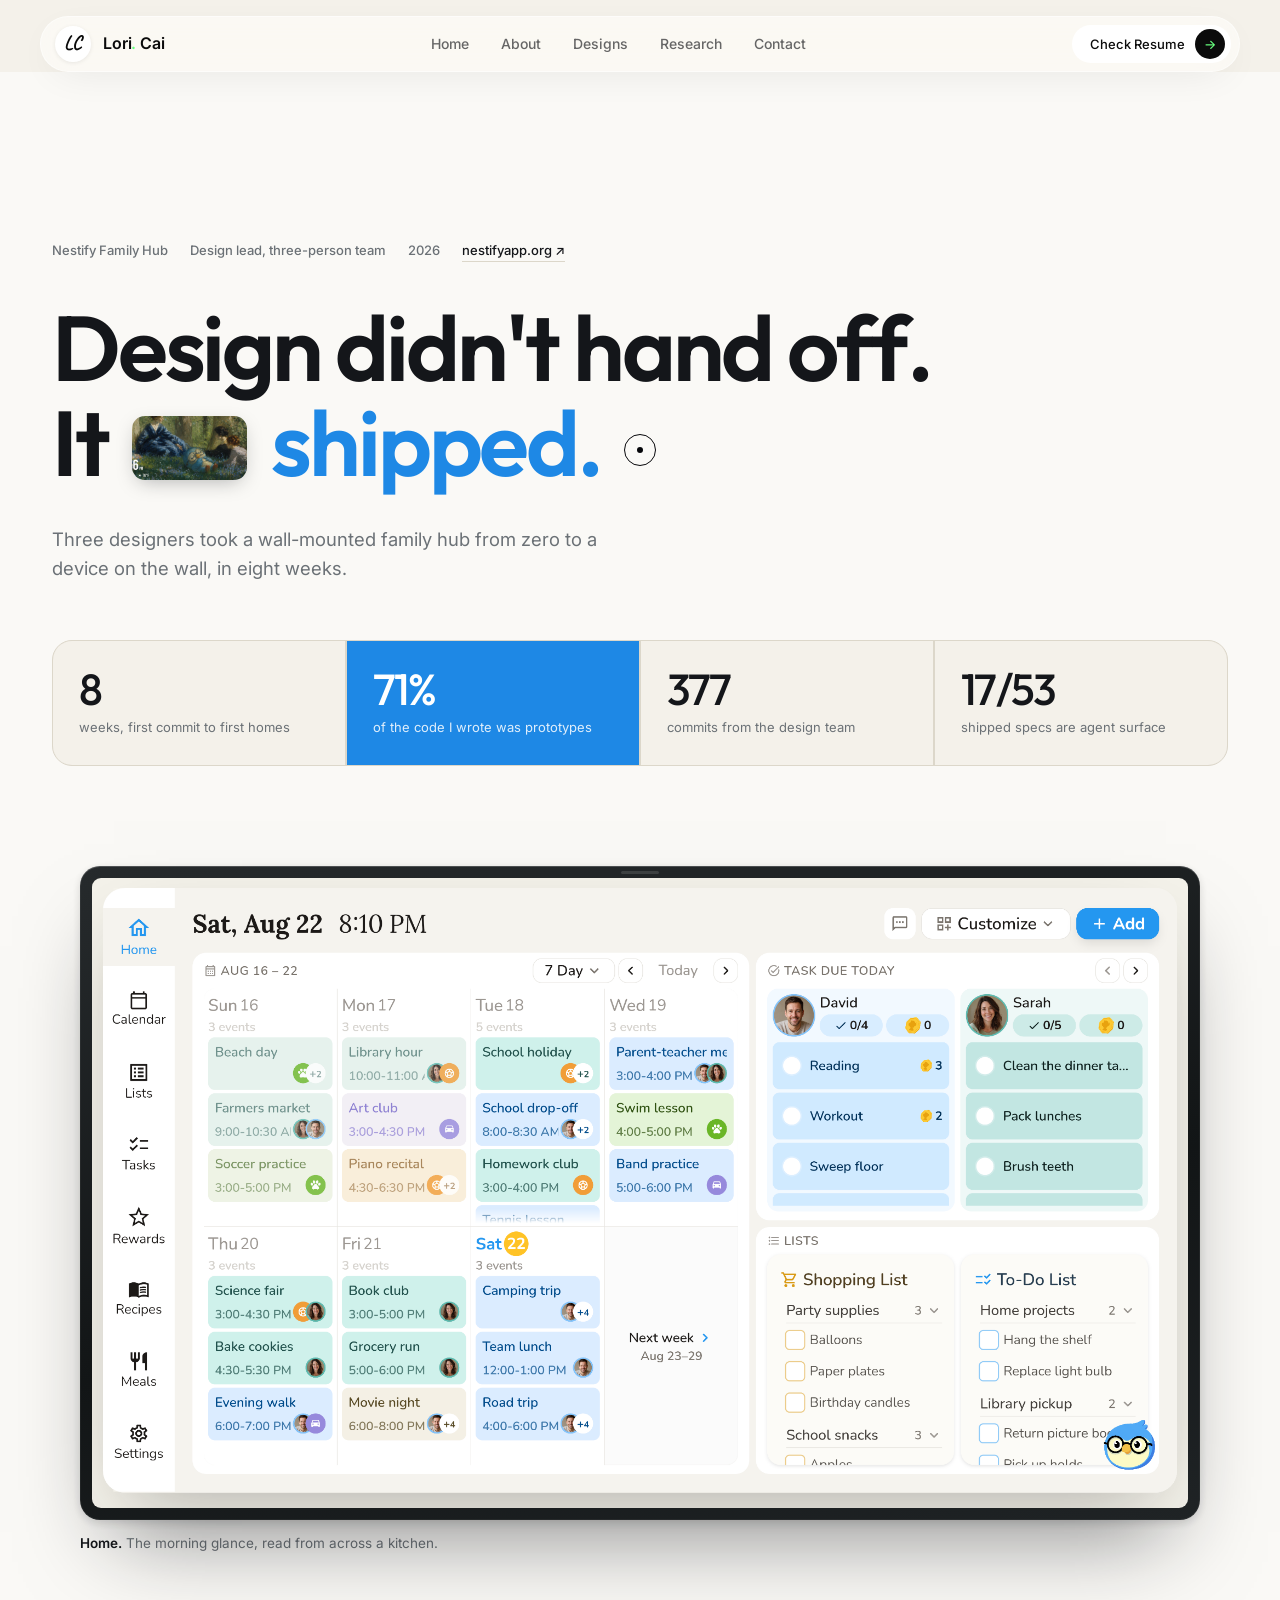
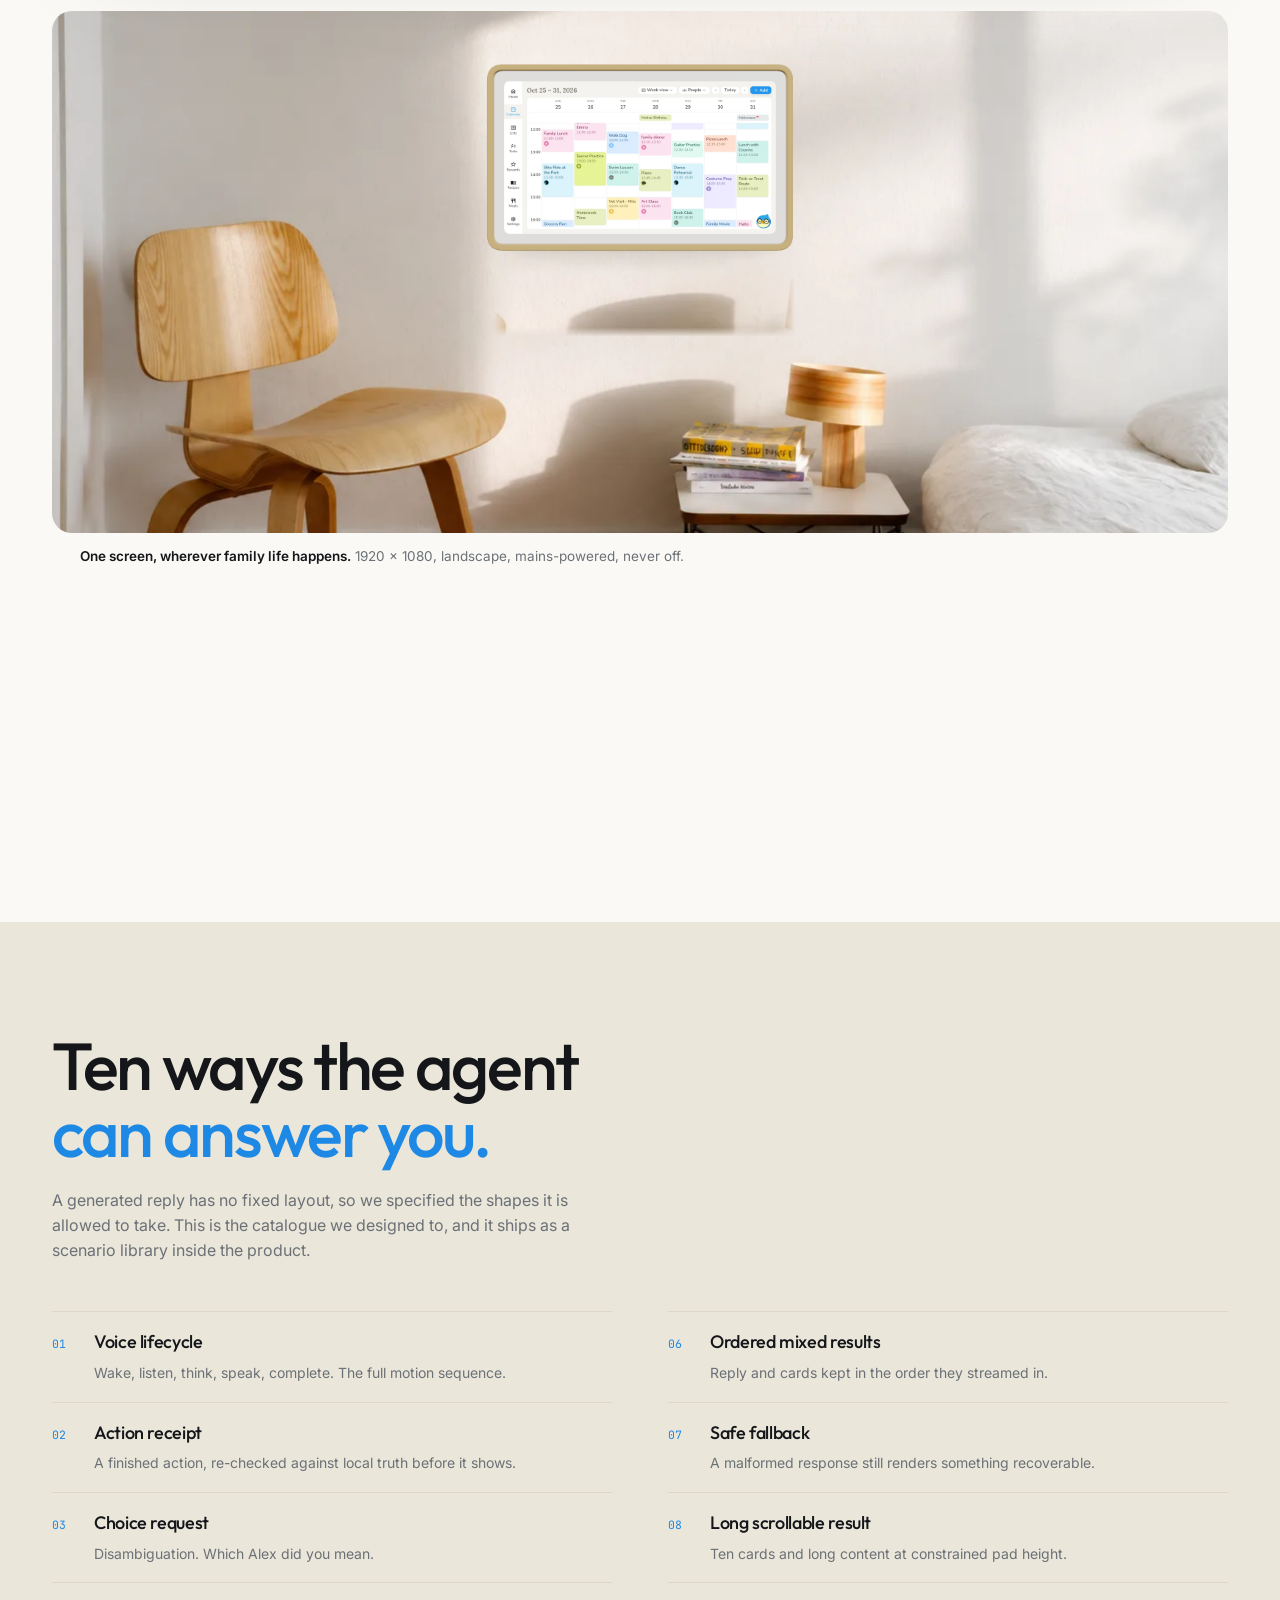
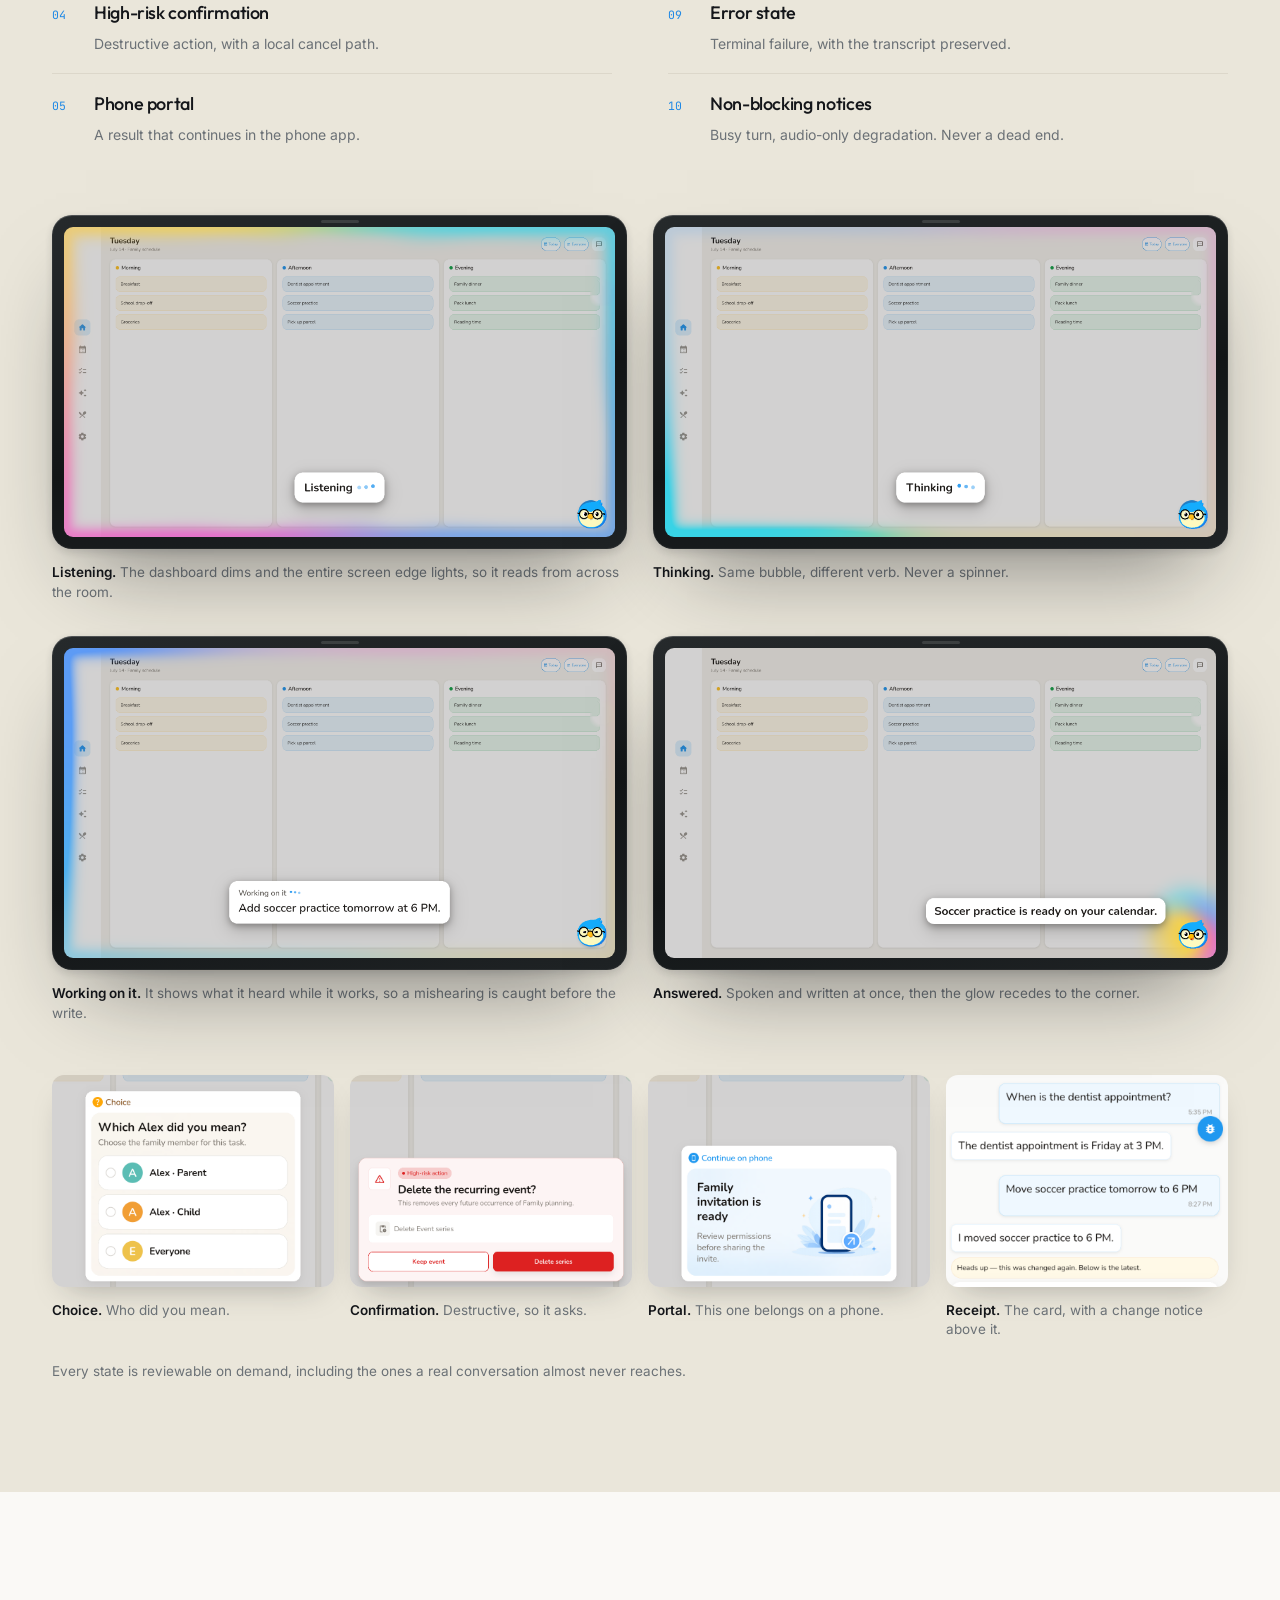
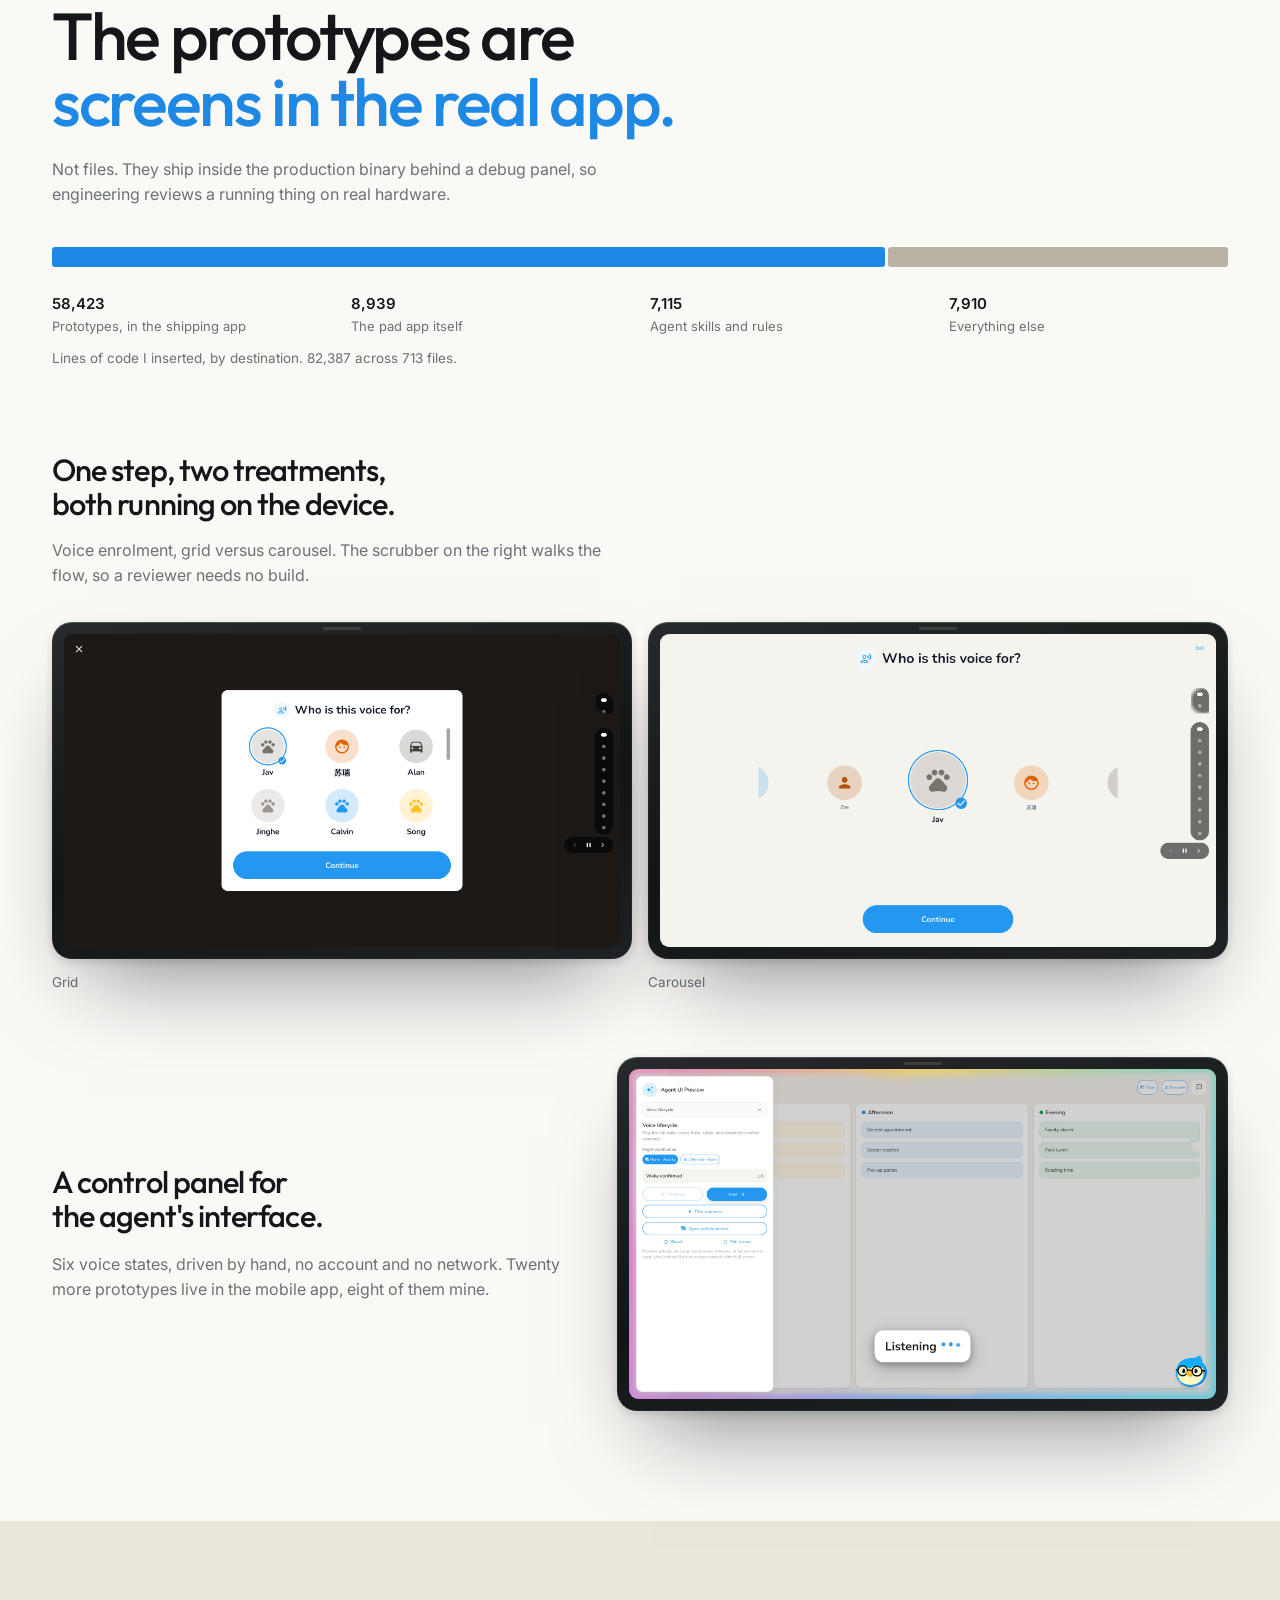
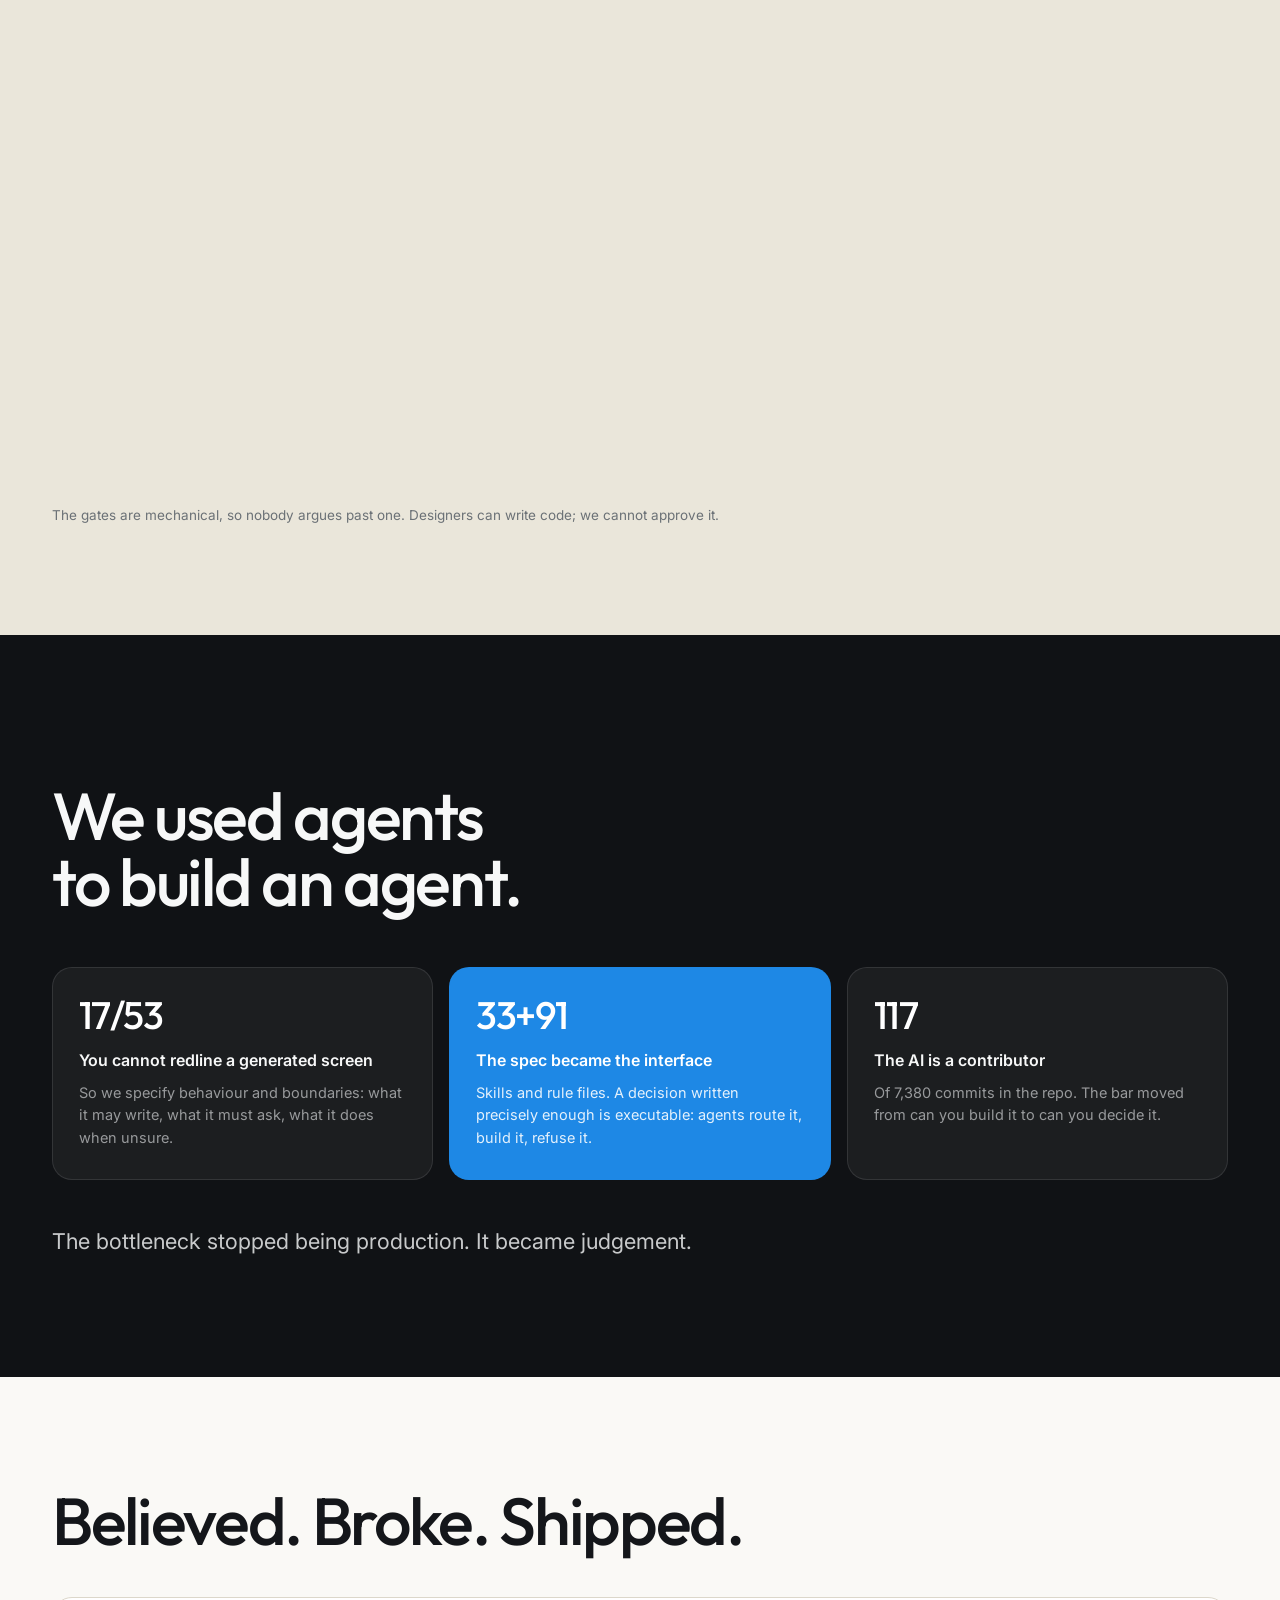
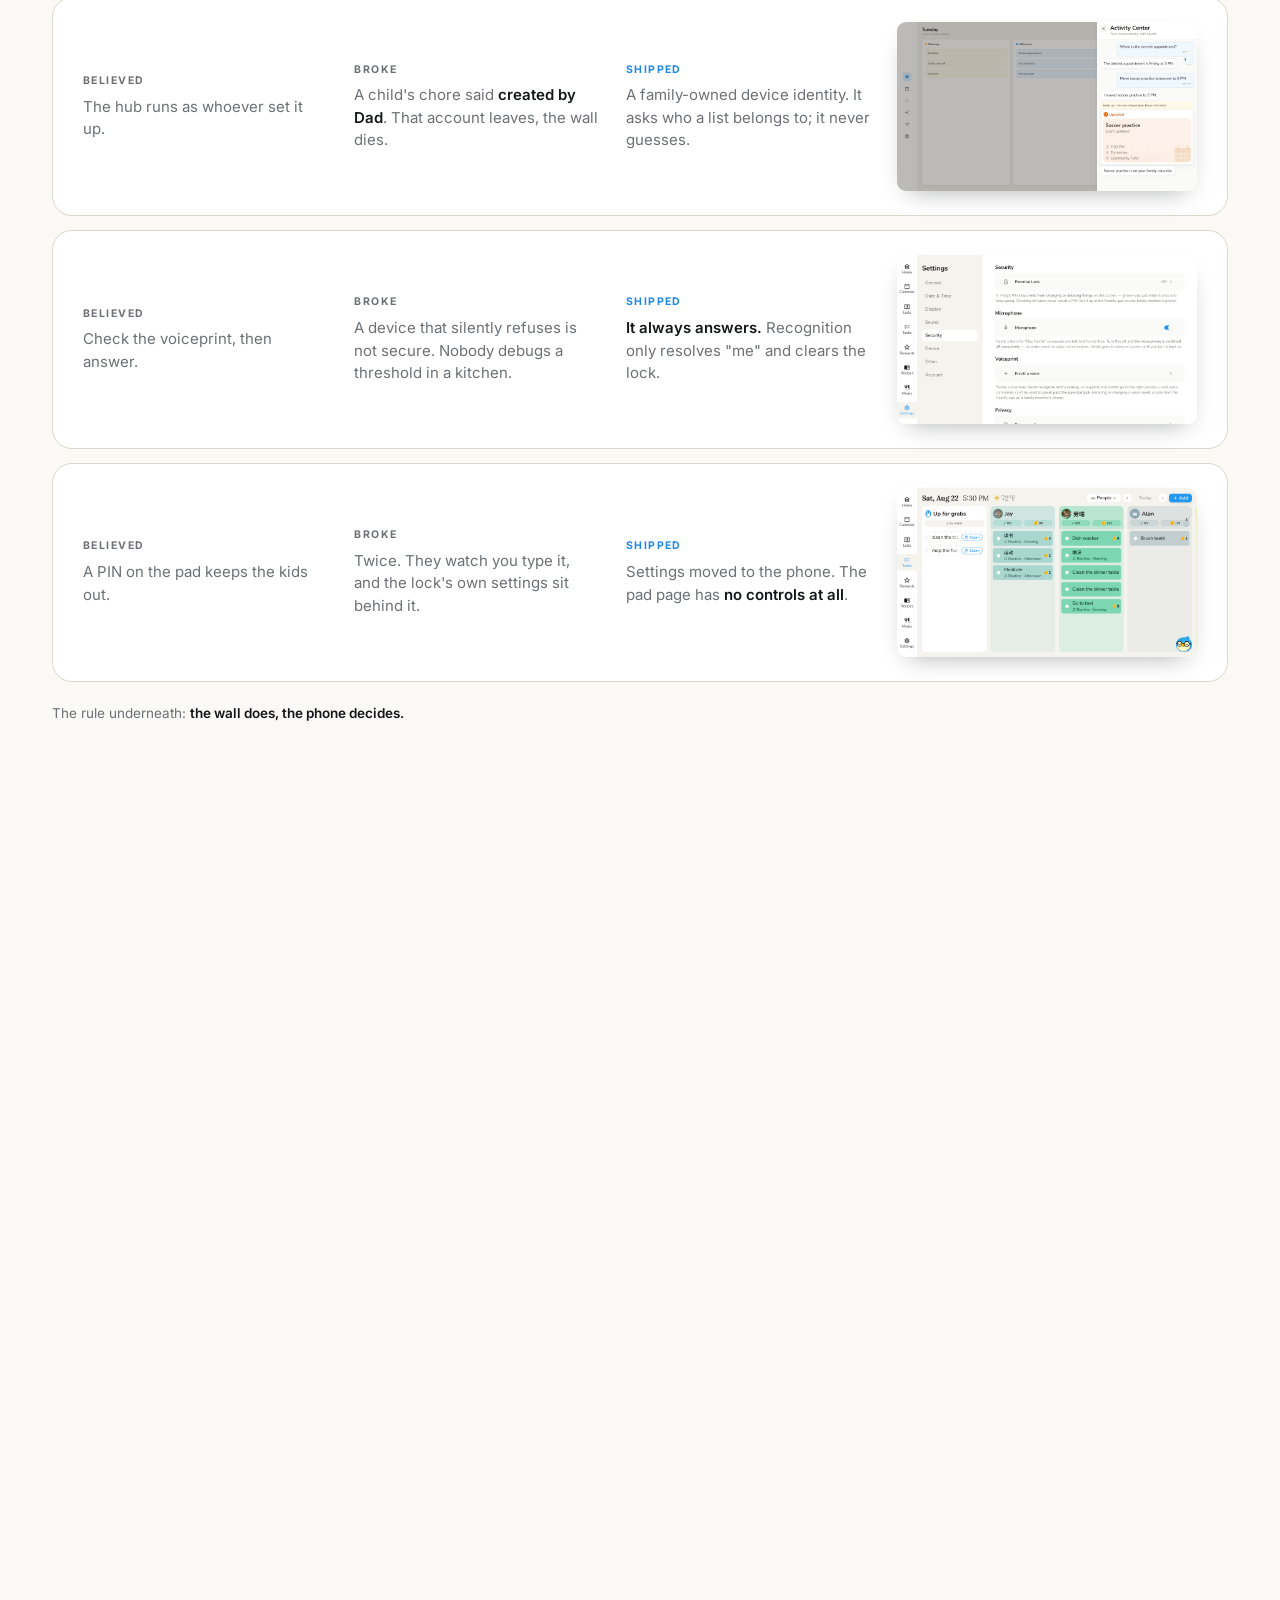
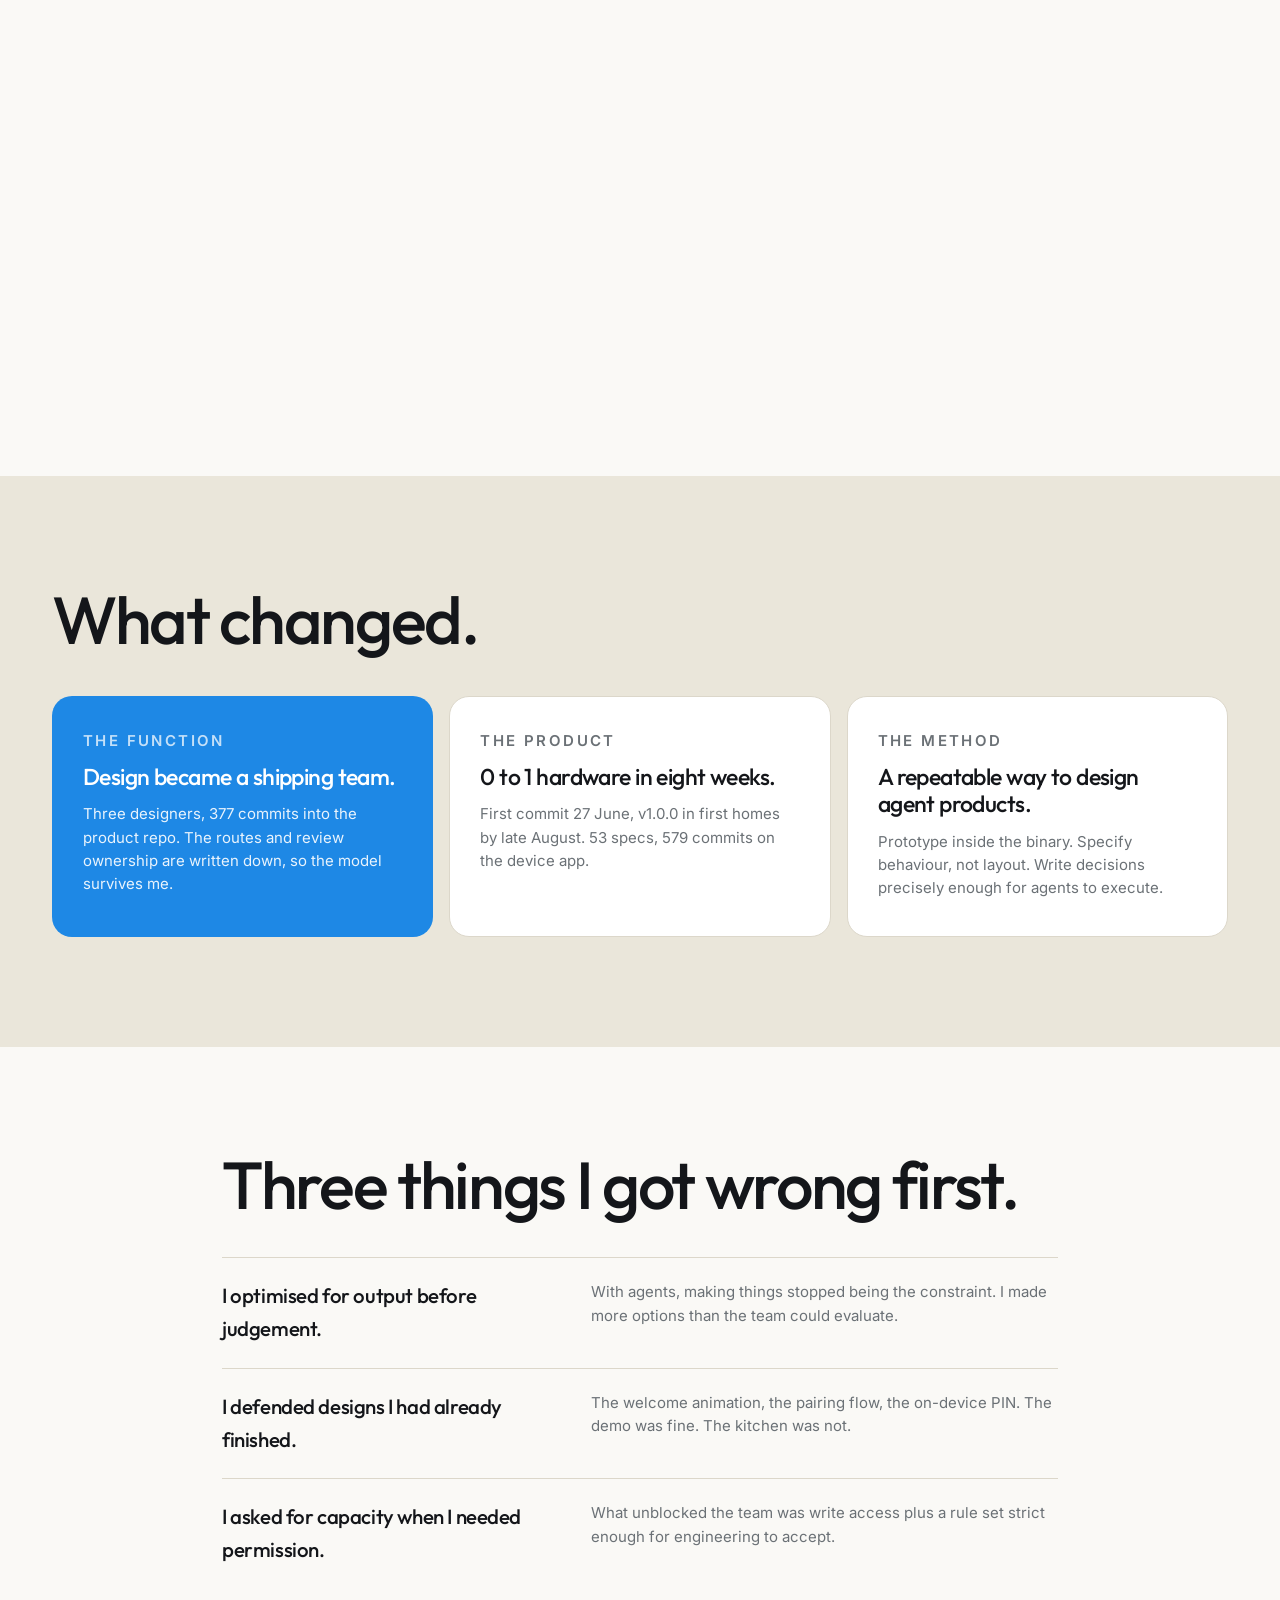
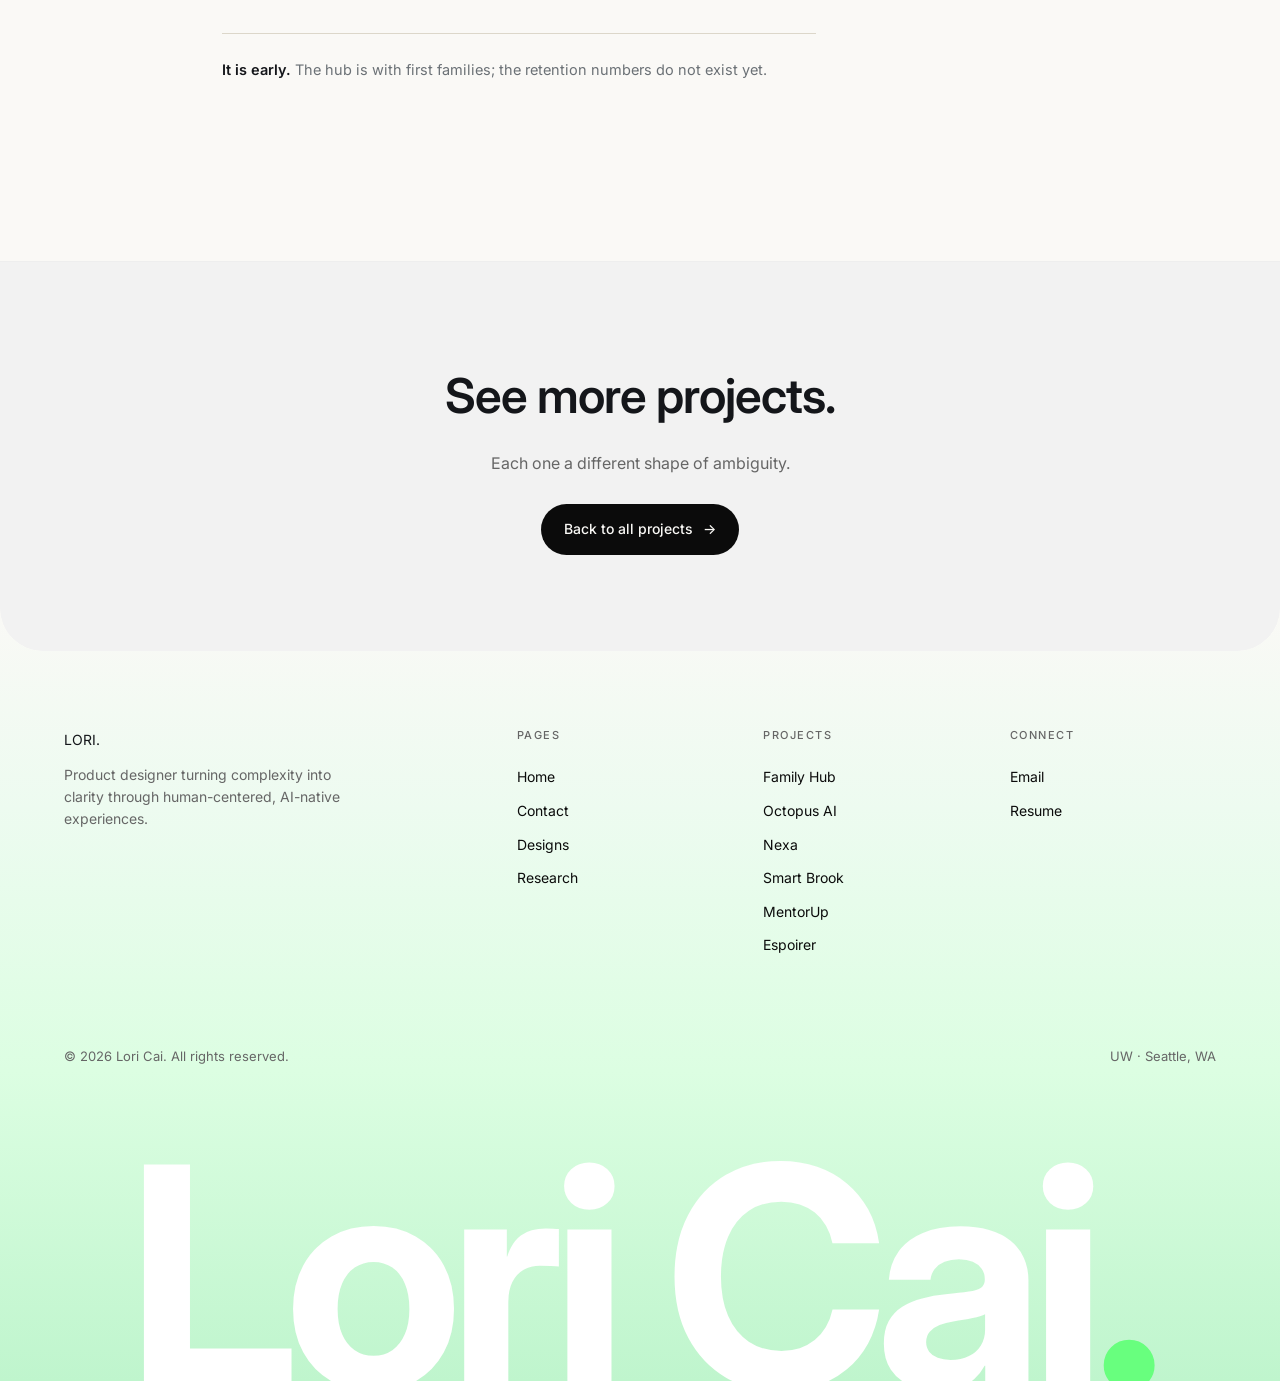
<file: projects/family-hub.html>
<!DOCTYPE html>
<html lang="en">
<head>
  <meta charset="UTF-8">
  <meta name="viewport" content="width=device-width, initial-scale=1.0">
  <meta name="robots" content="noindex, follow">
  <title>Family Hub · Lori Cai</title>
  <meta name="description" content="Design lead on a three-person team that took a wall-mounted family hub from zero to shipping in eight weeks. Designers writing production code, prototypes inside the shipping binary, agents building an agent.">
  <meta property="og:type" content="website">
  <meta property="og:url" content="https://www.leicai99.com/projects/family-hub.html">
  <meta property="og:title" content="Family Hub · Lori Cai">
  <meta property="og:description" content="Design didn't hand off. It shipped. 0 to 1 hardware in eight weeks.">
  <meta property="og:image" content="https://www.leicai99.com/assets/og.png">
  <meta property="og:image:width" content="1200">
  <meta property="og:image:height" content="630">
  <meta name="twitter:card" content="summary_large_image">
  <meta name="twitter:image" content="https://www.leicai99.com/assets/og.png">
  <link rel="icon" href="/favicon.svg" type="image/svg+xml">
  <link rel="icon" href="/assets/favicon-512.png" type="image/png" sizes="512x512">
  <link rel="apple-touch-icon" href="/assets/apple-touch-icon.png">
  <link rel="preconnect" href="https://fonts.googleapis.com">
  <link rel="preconnect" href="https://fonts.gstatic.com" crossorigin>
  <link href="https://fonts.googleapis.com/css2?family=Inter:wght@400;500;600;700&family=Outfit:wght@300;400;500;600&family=JetBrains+Mono:wght@400;500&family=Caveat:wght@600;700&display=swap" rel="stylesheet">
  <link rel="stylesheet" href="../styles.css">

  <style>
  /* ==========================================================
     Nestify Family Hub · case study
     Least text, most evidence. Every image is a capture off the
     running device; every number comes from the repo.
     Scoped to this page. styles.css untouched.
     ========================================================== */

  body.theme-nes {
    --pp:   #F4F1EA;          /* paper */
    --pp2:  #EAE6DA;          /* paper, recessed */
    --ink:  #14161A;
    --dim:  #6B7176;
    --line: #DCD7CA;
    --bl:   #1E88E5;          /* the one accent */
    --night:#101215;
    /* recessive greys for chart segments that are not the point */
    --g1: #B9B3A3; --g2: #CBC5B6; --g3: #D2CCBD;

    --accent: var(--bl); --accent-soft:#DCEBFA;
    --cs-accent: var(--bl); --cs-accent-soft:#DCEBFA;
    --cs-periwinkle: var(--bl); --cs-periwinkle-soft:#DCEBFA;
    --cs-cream: var(--pp); --cs-ink: var(--ink); --ink-color: var(--bl);

    background: var(--pp); color: var(--ink);
    font-family: 'Inter', -apple-system, sans-serif;
  }

  .w { max-width: 1240px; margin: 0 auto; padding: 0 32px; }

  .d { font-family:'Outfit',sans-serif; font-weight:500; letter-spacing:-.035em;
       line-height:1.0; color:var(--ink); text-wrap:balance; }
  .d1 { font-size: clamp(48px, 8.4vw, 132px); }
  .d2 { font-size: clamp(34px, 5.2vw, 78px); }
  .d3 { font-size: clamp(22px, 2.4vw, 34px); letter-spacing:-.03em; line-height:1.12; }
  .bl { color: var(--bl); }

  .t { font-size: clamp(16px,1.25vw,18.5px); line-height:1.58; color:var(--dim); max-width:56ch; }
  .t b { color:var(--ink); font-weight:600; }
  .lab { font-size:11.5px; font-weight:600; letter-spacing:.16em; text-transform:uppercase; color:var(--dim); }
  .mono { font-family:'JetBrains Mono',monospace; }
  .cap { margin-top:14px; font-size:13.5px; line-height:1.45; color:var(--dim); }
  .cap b { color:var(--ink); font-weight:600; }

  .chip { display:inline-block; height:.7em; width:1.26em; vertical-align:-.04em; margin:0 .1em;
          border-radius:.14em; object-fit:cover; box-shadow:0 6px 20px -6px rgba(20,22,26,.34); }

  /* --- device --- */
  .u { position:relative; border-radius:20px; padding:12px;
       background:linear-gradient(168deg,#262A2C,#121516 58%,#1F2325);
       box-shadow:0 46px 84px -34px rgba(20,22,26,.5), 0 3px 10px rgba(20,22,26,.14); }
  .u::after { content:''; position:absolute; inset:0; border-radius:20px; pointer-events:none;
              box-shadow:inset 0 1px 0 rgba(255,255,255,.15), inset 0 0 0 1px rgba(255,255,255,.05); }
  .u img { width:100%; border-radius:9px; display:block; }
  .u .m { position:absolute; left:50%; top:5px; transform:translateX(-50%);
          width:38px; height:3px; border-radius:3px; background:rgba(255,255,255,.12); }
  .u.s { border-radius:13px; padding:6px; } .u.s img { border-radius:5px; } .u.s .m { width:22px;height:2px;top:3px; }

  /* --- hero --- */
  .hero { padding:168px 0 74px; }
  .meta { display:flex; gap:22px; flex-wrap:wrap; font-size:13px; font-weight:500; color:var(--dim); margin-bottom:38px; }
  .meta a { color:var(--ink); border-bottom:1px solid var(--line); }
  .meta a:hover { color:var(--bl); border-color:var(--bl); }
  .hero .t { margin-top:34px; font-size:clamp(17px,1.45vw,21px); max-width:50ch; }

  .nums { display:grid; grid-template-columns:repeat(4,1fr); gap:2px; margin-top:56px;
          background:var(--line); border:1px solid var(--line); border-radius:20px; overflow:hidden; }
  .n { background:var(--pp); padding:26px 26px 28px; }
  .n b { display:block; font-family:'Outfit',sans-serif; font-weight:500;
         font-size:clamp(32px,3.4vw,50px); letter-spacing:-.04em; line-height:1; }
  .n span { display:block; margin-top:8px; font-size:13px; line-height:1.4; color:var(--dim); }
  .n.on { background:var(--bl); } .n.on b { color:#fff; } .n.on span { color:rgba(255,255,255,.86); }

  /* --- sections --- */
  .sec { padding:110px 0; }
  .sec.tint { background:var(--pp2); }
  .stage { max-width:1120px; margin:0 auto; }
  .rail { display:grid; grid-template-columns:repeat(4,1fr); gap:16px; margin-top:52px; }
  .rail .cap { margin-top:11px; font-size:13px; }

  /* --- agent interaction modes --- */
  .modes { display:grid; grid-template-columns:1fr 1fr; gap:0 56px; margin-top:48px; }
  .mode { display:grid; grid-template-columns:26px 1fr; gap:16px; align-items:baseline;
          padding:16px 0; border-top:1px solid var(--line); }
  .mode .i { font-family:'JetBrains Mono',monospace; font-size:11.5px; color:var(--bl); }
  .mode b { font-family:'Outfit',sans-serif; font-size:18px; font-weight:500; letter-spacing:-.02em;
            display:block; margin-bottom:3px; }
  .mode span { font-size:14px; line-height:1.5; color:var(--dim); }
  .strip { display:grid; grid-template-columns:1fr 1fr; gap:34px 26px; margin-top:52px; }
  .cards4 { display:grid; grid-template-columns:repeat(4,1fr); gap:16px; margin-top:52px; }
  .card4 img { width:100%; display:block; border-radius:12px;
               box-shadow:0 14px 30px -16px rgba(20,22,26,.34); }
  .room { border-radius:20px; overflow:hidden; }
  .room img { width:100%; display:block; }

  /* --- chart: proportion --- */
  .prop { margin-top:40px; }
  .prop-bar { display:grid; gap:3px; grid-template-columns:71fr 29fr; height:20px; margin-top:26px; }
  .prop-bar span { border-radius:3px; }
  .prop-key { display:grid; grid-template-columns:repeat(4,1fr); gap:20px; margin-top:26px; }
  .prop-key div { font-size:13px; line-height:1.4; color:var(--dim); padding-right:14px; }
  .prop-key b { display:block; color:var(--ink); font-weight:600; font-size:15px; margin-bottom:3px; }

  /* --- routes --- */
  .rts { display:grid; gap:12px; margin-top:44px; }
  .rt { display:grid; grid-template-columns:40px 1fr 1.1fr; gap:26px; align-items:center;
        padding:24px 30px; border-radius:20px; border:1px solid var(--line); background:#fff; }
  .rt .k { font-family:'Outfit',sans-serif; font-size:20px; font-weight:500; color:var(--bl); }
  .rt h4 { font-size:16.5px; font-weight:600; line-height:1.35; }
  .rt .fl { font-family:'JetBrains Mono',monospace; font-size:13px; color:var(--ink); }
  .rt .fl em { font-style:normal; color:var(--dim); }

  /* --- split --- */
  .sp { display:grid; grid-template-columns:1fr 1.2fr; gap:56px; align-items:center; }
  .sp.rev { grid-template-columns:1.2fr 1fr; } .sp.rev .spc { order:2; }
  .duo { display:grid; grid-template-columns:1fr 1fr; gap:16px; }

  /* --- dark --- */
  .dk { background:var(--night); color:#F2F3F4; padding:112px 0 120px; }
  .dk .d { color:#F7F8F8; } .dk .t { color:rgba(242,243,244,.6); } .dk .lab { color:var(--bl); }
  .tiles { display:grid; grid-template-columns:repeat(3,1fr); gap:16px; margin-top:52px; }
  .tile { background:rgba(255,255,255,.05); border:1px solid rgba(255,255,255,.1);
          border-radius:20px; padding:28px 26px 30px; }
  .tile b { display:block; font-family:'Outfit',sans-serif; font-weight:500;
            font-size:clamp(30px,3vw,44px); letter-spacing:-.04em; line-height:1; color:#fff; }
  .tile h4 { font-size:16px; font-weight:600; margin:14px 0 8px; color:#F7F8F8; }
  .tile p { font-size:14.5px; line-height:1.55; color:rgba(242,243,244,.58); }
  .tile.on { background:var(--bl); border-color:transparent; }
  .tile.on h4 { color:#fff; } .tile.on p { color:rgba(255,255,255,.88); }

  /* --- decisions --- */
  .calls { display:grid; gap:14px; margin-top:44px; }
  .call { display:grid; grid-template-columns:1fr 1fr 1fr 300px; gap:26px; align-items:center;
          padding:24px 30px; border-radius:20px; border:1px solid var(--line); background:#fff; }
  .call .st { font-size:10.5px; letter-spacing:.14em; text-transform:uppercase; font-weight:700;
              color:var(--dim); margin-bottom:7px; }
  .call .st.hit { color:var(--bl); }
  .call p { font-size:15px; line-height:1.5; color:var(--dim); }
  .call p b { color:var(--ink); font-weight:600; }
  .call .sh { border-radius:9px; overflow:hidden; box-shadow:0 10px 24px -12px rgba(20,22,26,.4); }
  .call .sh img { width:100%; display:block; }

  /* --- three versions, scrollable long shots --- */
  .vers { display:grid; grid-template-columns:repeat(3,1fr); gap:22px; margin-top:52px; align-items:start; }
  .vers.two { grid-template-columns:repeat(2,1fr); gap:28px; }
  .vers.two .win { height:660px; }
  .ver .win {
    height:600px; overflow-y:auto; overflow-x:hidden; border-radius:14px;
    border:1px solid var(--line); background:#fff;
    box-shadow:0 18px 40px -22px rgba(20,22,26,.34);
    scrollbar-width:thin;
  }
  .ver .win img { width:100%; display:block; }
  .ver .tag {
    display:flex; align-items:baseline; gap:10px; margin-bottom:12px;
  }
  .ver .tag i { font-family:'JetBrains Mono',monospace; font-style:normal; font-size:11.5px; color:var(--bl); }
  .ver .tag b { font-family:'Outfit',sans-serif; font-size:18px; font-weight:500; letter-spacing:-.02em; }
  .ver p { margin-top:12px; font-size:14px; line-height:1.5; color:var(--dim); }
  .ver p em { font-style:normal; color:var(--ink); font-weight:600; }
  .vers-hint { margin-top:26px; font-size:13.5px; color:var(--dim); }

  /* --- impact --- */
  .pil { display:grid; grid-template-columns:repeat(3,1fr); gap:16px; margin-top:44px; }
  .p1 { border-radius:20px; padding:32px 30px 36px; background:#fff; border:1px solid var(--line); }
  .p1.on { background:var(--bl); border-color:transparent; }
  .p1 h4 { font-family:'Outfit',sans-serif; font-size:clamp(20px,1.8vw,25px); font-weight:500;
           letter-spacing:-.025em; margin:10px 0 12px; line-height:1.2; }
  .p1.on h4 { color:#fff; } .p1.on .lab { color:rgba(255,255,255,.74); }
  .p1 p { font-size:15px; line-height:1.55; color:var(--dim); }
  .p1.on p { color:rgba(255,255,255,.9); }

  /* --- close --- */
  .cl { padding:104px 0 120px; }
  .ls { margin-top:40px; }
  .l1 { padding:22px 0; border-top:1px solid var(--line); display:grid;
        grid-template-columns:1fr 1.4fr; gap:36px; }
  .l1 h4 { font-family:'Outfit',sans-serif; font-size:clamp(18px,1.6vw,22px); font-weight:500; letter-spacing:-.02em; }
  .l1 p { font-size:15px; line-height:1.55; color:var(--dim); }
  .hon { margin-top:44px; padding-top:24px; border-top:1px solid var(--line);
         font-size:14.5px; line-height:1.6; color:var(--dim); max-width:66ch; }
  .hon b { color:var(--ink); font-weight:600; }

  /* --- reveal --- */
  .r { opacity:0; transform:translateY(18px); }
  .r.is-visible { opacity:1; transform:none; }
  @media (prefers-reduced-motion:no-preference) {
    .r { transition:opacity .6s cubic-bezier(.22,1,.36,1), transform .6s cubic-bezier(.22,1,.36,1); }
    .r.a { transition-delay:.06s } .r.b { transition-delay:.12s }
  }
  @media (prefers-reduced-motion:reduce) { .r { opacity:1; transform:none; } }

  @media (max-width:1000px) {
    .w { padding:0 22px; }
    .hero { padding:126px 0 58px; }
    .nums, .rail, .tiles, .pil { grid-template-columns:1fr 1fr; }
    .rt { grid-template-columns:1fr; gap:12px; padding:22px; }
    .sp, .sp.rev { grid-template-columns:1fr; gap:30px; } .sp.rev .spc { order:0; }
    .call { grid-template-columns:1fr; gap:14px; padding:22px; }
    .l1 { grid-template-columns:1fr; gap:8px; }

    .prop-key { grid-template-columns:1fr 1fr; gap:18px; }
    .modes { grid-template-columns:1fr; gap:0; }
    .cards4 { grid-template-columns:1fr 1fr; }
    .vers { grid-template-columns:1fr; }
    .ver .win { height:460px; }
    .strip { grid-template-columns:1fr; }
    .sec { padding:74px 0; } .dk { padding:80px 0 84px; } .cl { padding:80px 0 90px; }
    .chip { width:1.18em; height:.68em; }
  }
  @media (max-width:620px) { .rail, .nums, .tiles, .pil, .duo { grid-template-columns:1fr; } }
  </style>
</head>
<body class="cs-page theme-nes">
  <header class="site-header">
    <div class="nav-pill">
      <nav class="nav">
        <a href="/" class="logo"><span class="logo-monogram">LC</span><span class="logo-name">Lori<span class="dot">.</span> Cai</span></a>
        <div class="nav-center">
          <a href="/">Home</a><a href="/about.html">About</a><a href="/designs.html">Designs</a>
          <a href="/research/">Research</a><a href="/contact.html">Contact</a>
        </div>
        <div class="nav-right">
          <a href="https://docs.google.com/document/d/1YYCmqkbBz23IVgeAIkrZoWJfuecsSlBc/edit?usp=sharing&amp;ouid=109984980377119589344&amp;rtpof=true&amp;sd=true" target="_blank" rel="noopener" class="btn-resume">Check Resume <span class="btn-resume-arrow">→</span></a>
          <button class="nav-toggle" aria-label="Toggle navigation" aria-expanded="false"><span></span><span></span></button>
        </div>
      </nav>
    </div>
  </header>

  <main>

    <!-- Hero -->
    <section class="hero">
      <div class="w">
        <p class="meta r">
          <span>Nestify Family Hub</span><span>Design lead, three-person team</span><span>2026</span>
          <a href="https://www.nestifyapp.org/" target="_blank" rel="noopener">nestifyapp.org ↗</a>
        </p>
        <h1 class="d d1 r a">Design didn't hand off.<br>It
          <img class="chip" src="../assets/projects/family-hub/chip-art.jpg" alt="">
          <span class="bl">shipped.</span></h1>
        <p class="t r b">Three designers took a wall-mounted family hub from zero to a device on the wall, in eight weeks.</p>

        <div class="nums r b">
          <div class="n"><b>8</b><span>weeks, first commit to first homes</span></div>
          <div class="n on"><b>71%</b><span>of the code I wrote was prototypes</span></div>
          <div class="n"><b>377</b><span>commits from the design team</span></div>
          <div class="n"><b>17/53</b><span>shipped specs are agent surface</span></div>
        </div>
      </div>
    </section>

    <!-- The thing -->
    <section class="sec" style="padding-top:26px;">
      <div class="w">
        <div class="stage r">
          <div class="u"><span class="m"></span>
            <img src="../assets/projects/family-hub/site-home.png" alt="The Nestify Hub home screen: the family week, today's chores by member, and the shared lists">
          </div>
          <p class="cap"><b>Home.</b> The morning glance, read from across a kitchen.</p>
        </div>

        <div class="room r a" style="margin-top:58px;">
          <img src="../assets/projects/family-hub/room.png" alt="The Nestify Hub mounted on a bedroom wall, showing the family week">
        </div>
        <p class="cap" style="max-width:1120px;margin-left:auto;margin-right:auto;"><b>One screen, wherever family life happens.</b> 1920 x 1080, landscape, mains-powered, never off.</p>

        <div class="rail">
          <figure class="r"><div class="u s"><span class="m"></span><img src="../assets/projects/family-hub/chores.png" alt="Chores board"></div><figcaption class="cap">Chores</figcaption></figure>
          <figure class="r a"><div class="u s"><span class="m"></span><img src="../assets/projects/family-hub/activity.png" alt="Activity centre"></div><figcaption class="cap">Voice, with a trace</figcaption></figure>
          <figure class="r b"><div class="u s"><span class="m"></span><img src="../assets/projects/family-hub/rewards.png" alt="Rewards board"></div><figcaption class="cap">Rewards</figcaption></figure>
          <figure class="r b"><div class="u s"><span class="m"></span><img src="../assets/projects/family-hub/screensaver.jpg" alt="Screensaver"></div><figcaption class="cap">At rest</figcaption></figure>
        </div>
      </div>
    </section>

    <!-- Agent interaction modes -->
    <section class="sec tint">
      <div class="w">
        <h2 class="d d2 r" style="max-width:17ch;">Ten ways the agent <span class="bl">can answer you.</span></h2>
        <p class="t r a" style="margin-top:22px;">A generated reply has no fixed layout, so we specified the shapes it is allowed to take. This is the catalogue we designed to, and it ships as a scenario library inside the product.</p>

        <div class="modes r a">
          <div class="mode"><span class="i">01</span><div><b>Voice lifecycle</b><span>Wake, listen, think, speak, complete. The full motion sequence.</span></div></div>
          <div class="mode"><span class="i">06</span><div><b>Ordered mixed results</b><span>Reply and cards kept in the order they streamed in.</span></div></div>
          <div class="mode"><span class="i">02</span><div><b>Action receipt</b><span>A finished action, re-checked against local truth before it shows.</span></div></div>
          <div class="mode"><span class="i">07</span><div><b>Safe fallback</b><span>A malformed response still renders something recoverable.</span></div></div>
          <div class="mode"><span class="i">03</span><div><b>Choice request</b><span>Disambiguation. Which Alex did you mean.</span></div></div>
          <div class="mode"><span class="i">08</span><div><b>Long scrollable result</b><span>Ten cards and long content at constrained pad height.</span></div></div>
          <div class="mode"><span class="i">04</span><div><b>High-risk confirmation</b><span>Destructive action, with a local cancel path.</span></div></div>
          <div class="mode"><span class="i">09</span><div><b>Error state</b><span>Terminal failure, with the transcript preserved.</span></div></div>
          <div class="mode"><span class="i">05</span><div><b>Phone portal</b><span>A result that continues in the phone app.</span></div></div>
          <div class="mode"><span class="i">10</span><div><b>Non-blocking notices</b><span>Busy turn, audio-only degradation. Never a dead end.</span></div></div>
        </div>

        <div class="strip">
          <figure class="r">
            <div class="u"><span class="m"></span><img src="../assets/projects/family-hub/vs-listen.png" alt="Listening: the dashboard dims and a rainbow glow runs the whole screen edge"></div>
            <figcaption class="cap"><b>Listening.</b> The dashboard dims and the entire screen edge lights, so it reads from across the room.</figcaption>
          </figure>
          <figure class="r a">
            <div class="u"><span class="m"></span><img src="../assets/projects/family-hub/vs-think.png" alt="Thinking: the same bubble with a different verb while the request is processed"></div>
            <figcaption class="cap"><b>Thinking.</b> Same bubble, different verb. Never a spinner.</figcaption>
          </figure>
          <figure class="r b">
            <div class="u"><span class="m"></span><img src="../assets/projects/family-hub/vs-speak.png" alt="Working on it: the bubble shows what it heard while it works"></div>
            <figcaption class="cap"><b>Working on it.</b> It shows what it heard while it works, so a mishearing is caught before the write.</figcaption>
          </figure>
          <figure class="r b">
            <div class="u"><span class="m"></span><img src="../assets/projects/family-hub/vs-done.png" alt="Answered: Nestie speaks the confirmation and the glow recedes to the corner"></div>
            <figcaption class="cap"><b>Answered.</b> Spoken and written at once, then the glow recedes to the corner.</figcaption>
          </figure>
        </div>

        <div class="cards4">
          <figure class="card4 r"><img src="../assets/projects/family-hub/ag-choice.png" alt="Choice request: which Alex did you mean"><figcaption class="cap"><b>Choice.</b> Who did you mean.</figcaption></figure>
          <figure class="card4 r a"><img src="../assets/projects/family-hub/ag-confirm.png" alt="High-risk confirmation: delete the recurring event"><figcaption class="cap"><b>Confirmation.</b> Destructive, so it asks.</figcaption></figure>
          <figure class="card4 r b"><img src="../assets/projects/family-hub/ag-portal.png" alt="Phone portal: continue on phone"><figcaption class="cap"><b>Portal.</b> This one belongs on a phone.</figcaption></figure>
          <figure class="card4 r b"><img src="../assets/projects/family-hub/ag-receipt.png" alt="Activity centre: a receipt with a change notice and the updated card"><figcaption class="cap"><b>Receipt.</b> The card, with a change notice above it.</figcaption></figure>
        </div>
        <p class="cap" style="margin-top:22px;">Every state is reviewable on demand, including the ones a real conversation almost never reaches.</p>
      </div>
    </section>

    <!-- Prototypes -->
    <section class="sec">
      <div class="w">
        <h2 class="d d2 r" style="max-width:18ch;">The prototypes are <span class="bl">screens in the real app.</span></h2>
        <p class="t r a" style="margin-top:22px;">Not files. They ship inside the production binary behind a debug panel, so engineering reviews a running thing on real hardware.</p>

        <div class="prop r a">
          <div class="prop-bar">
            <span style="background:var(--bl)"></span>
            <span style="background:var(--g1)"></span>
          </div>
          <div class="prop-key">
            <div><b>58,423</b>Prototypes, in the shipping app</div>
            <div><b>8,939</b>The pad app itself</div>
            <div><b>7,115</b>Agent skills and rules</div>
            <div><b>7,910</b>Everything else</div>
          </div>
          <p class="cap">Lines of code I inserted, by destination. 82,387 across 713 files.</p>
        </div>

        <div style="margin-top:84px;">
          <h3 class="d d3 r" style="max-width:24ch;">One step, two treatments, both running on the device.</h3>
          <p class="t r a" style="margin-top:16px;">Voice enrolment, grid versus carousel. The scrubber on the right walks the flow, so a reviewer needs no build.</p>
          <div class="duo r a" style="margin-top:34px;">
            <figure><div class="u"><span class="m"></span><img src="../assets/projects/family-hub/proto-a.png" alt="Voice enrolment prototype, grid treatment"></div><figcaption class="cap">Grid</figcaption></figure>
            <figure><div class="u"><span class="m"></span><img src="../assets/projects/family-hub/proto-b.png" alt="Voice enrolment prototype, carousel treatment"></div><figcaption class="cap">Carousel</figcaption></figure>
          </div>
        </div>

        <div class="sp" style="margin-top:64px;">
          <div class="spc">
            <h3 class="d d3 r" style="max-width:22ch;">A control panel for the agent's interface.</h3>
            <p class="t r a" style="margin-top:18px;">Six voice states, driven by hand, no account and no network. Twenty more prototypes live in the mobile app, eight of them mine.</p>
          </div>
          <div class="r a">
            <div class="u"><span class="m"></span><img src="../assets/projects/family-hub/protoharness.png" alt="The design team's prototype harness driving the production agent interface, step by step"></div>
          </div>
        </div>
      </div>
    </section>

    <!-- Routes -->
    <section class="sec tint">
      <div class="w">
        <h2 class="d d2 r" style="max-width:16ch;">Design has commit rights.</h2>
        <p class="t r a" style="margin-top:22px;">I negotiated the access, then wrote the rules that made engineering willing to grant it. They are an executable agent skill, not a wiki page.</p>

        <div class="rts">
          <article class="rt r"><p class="k">A</p>
            <h4>Visual change, no new behaviour</h4>
            <p class="fl">main <em>→</em> gate <em>→</em> preflight <em>→</em> push</p></article>
          <article class="rt r a"><p class="k">B</p>
            <h4>Real front-end work, no backend</h4>
            <p class="fl">branch <em>→</em> spec + prototype <em>→</em> PR <em>→</em> me</p></article>
          <article class="rt r b"><p class="k">C</p>
            <h4>Touches data, sync, permissions, native</h4>
            <p class="fl">branch <em>→</em> PR <em>→</em> me + eng owner</p></article>
        </div>
        <p class="cap" style="margin-top:22px;">The gates are mechanical, so nobody argues past one. Designers can write code; we cannot approve it.</p>
      </div>
    </section>

    <!-- Agents -->
    <section class="dk">
      <div class="w">
        <p class="lab r">The part worth talking about</p>
        <h2 class="d d2 r a" style="margin-top:16px; max-width:16ch;">We used agents to build an agent.</h2>

        <div class="tiles">
          <article class="tile r"><b>17/53</b>
            <h4>You cannot redline a generated screen</h4>
            <p>So we specify behaviour and boundaries: what it may write, what it must ask, what it does when unsure.</p></article>
          <article class="tile on r a"><b>33+91</b>
            <h4>The spec became the interface</h4>
            <p>Skills and rule files. A decision written precisely enough is executable: agents route it, build it, refuse it.</p></article>
          <article class="tile r b"><b>117</b>
            <h4>The AI is a contributor</h4>
            <p>Of 7,380 commits in the repo. The bar moved from can you build it to can you decide it.</p></article>
        </div>

        <p class="t r a" style="margin-top:46px; max-width:52ch; font-size:clamp(18px,1.7vw,24px); line-height:1.4; color:rgba(242,243,244,.82);">
          The bottleneck stopped being production. It became judgement.
        </p>
      </div>
    </section>

    <!-- Decisions -->
    <section class="sec">
      <div class="w">
        <h2 class="d d2 r">Believed. Broke. Shipped.</h2>

        <div class="calls">
          <article class="call r">
            <div><p class="st">Believed</p><p>The hub runs as whoever set it up.</p></div>
            <div><p class="st">Broke</p><p>A child's chore said <b>created by Dad</b>. That account leaves, the wall dies.</p></div>
            <div><p class="st hit">Shipped</p><p>A family-owned device identity. It asks who a list belongs to; it never guesses.</p></div>
            <div class="sh"><img src="../assets/projects/family-hub/activity.png" alt="Activity centre, where device actions are attributed"></div>
          </article>
          <article class="call r a">
            <div><p class="st">Believed</p><p>Check the voiceprint, then answer.</p></div>
            <div><p class="st">Broke</p><p>A device that silently refuses is not secure. Nobody debugs a threshold in a kitchen.</p></div>
            <div><p class="st hit">Shipped</p><p><b>It always answers.</b> Recognition only resolves "me" and clears the lock.</p></div>
            <div class="sh"><img src="../assets/projects/family-hub/security.png" alt="Security settings on the pad"></div>
          </article>
          <article class="call r b">
            <div><p class="st">Believed</p><p>A PIN on the pad keeps the kids out.</p></div>
            <div><p class="st">Broke</p><p>Twice. They watch you type it, and the lock's own settings sit behind it.</p></div>
            <div><p class="st hit">Shipped</p><p>Settings moved to the phone. The pad page has <b>no controls at all</b>.</p></div>
            <div class="sh"><img src="../assets/projects/family-hub/chores.png" alt="Chores board, where checking off is never locked"></div>
          </article>
        </div>
        <p class="cap" style="margin-top:22px;">The rule underneath: <b>the wall does, the phone decides.</b></p>
      </div>
    </section>

    <!-- Site generations -->
    <section class="sec">
      <div class="w">
        <h2 class="d d2 r" style="max-width:15ch;">The marketing site, before and after.</h2>
        <p class="t r a" style="margin-top:22px;">Same company, two visual languages, about four months apart. Each window scrolls the whole page.</p>

        <div class="vers two">
          <div class="ver r">
            <p class="tag"><i>BEFORE</i><b>Product shot</b></p>
            <div class="win"><img src="../assets/projects/family-hub/site-before.jpg" alt="The earlier marketing site: an uppercase claim over a family photo, tablet and phone on a table" loading="lazy"></div>
            <p>Rounded sans, an uppercase claim, hardware on a table. Reads like <em>a spec sheet with a family in it.</em></p>
          </div>
          <div class="ver r a">
            <p class="tag"><i>NOW</i><b>Parent Copilot</b></p>
            <div class="win"><img src="../assets/projects/family-hub/site-now.jpg" alt="The current marketing site: warm paper, one sentence per screen, video set inside the headline" loading="lazy"></div>
            <p>Warm paper, one sentence per screen, video set inside the headline, the device shown in rooms. Sells <em>a feeling.</em></p>
          </div>
        </div>
      </div>
    </section>

    <!-- Impact -->
    <section class="sec tint">
      <div class="w">
        <h2 class="d d2 r">What changed.</h2>
        <div class="pil">
          <article class="p1 on r"><p class="lab">The function</p>
            <h4>Design became a shipping team.</h4>
            <p>Three designers, 377 commits into the product repo. The routes and review ownership are written down, so the model survives me.</p></article>
          <article class="p1 r a"><p class="lab">The product</p>
            <h4>0 to 1 hardware in eight weeks.</h4>
            <p>First commit 27 June, v1.0.0 in first homes by late August. 53 specs, 579 commits on the device app.</p></article>
          <article class="p1 r b"><p class="lab">The method</p>
            <h4>A repeatable way to design agent products.</h4>
            <p>Prototype inside the binary. Specify behaviour, not layout. Write decisions precisely enough for agents to execute.</p></article>
        </div>
      </div>
    </section>

    <!-- Close -->
    <section class="cl">
      <div class="w" style="max-width:900px;">
        <h2 class="d d2 r">Three things I got wrong first.</h2>
        <div class="ls">
          <div class="l1 r"><h4>I optimised for output before judgement.</h4>
            <p>With agents, making things stopped being the constraint. I made more options than the team could evaluate.</p></div>
          <div class="l1 r"><h4>I defended designs I had already finished.</h4>
            <p>The welcome animation, the pairing flow, the on-device PIN. The demo was fine. The kitchen was not.</p></div>
          <div class="l1 r"><h4>I asked for capacity when I needed permission.</h4>
            <p>What unblocked the team was write access plus a rule set strict enough for engineering to accept.</p></div>
        </div>
        <p class="hon r"><b>It is early.</b> The hub is with first families; the retention numbers do not exist yet.</p>
      </div>
    </section>

    <section class="cta-strip">
      <div class="container">
        <h2>See more projects.</h2>
        <p>Each one a different shape of ambiguity.</p>
        <a href="/designs.html" class="btn btn-primary">Back to all projects <span class="arrow">→</span></a>
      </div>
    </section>
  </main>

  <footer class="site-footer">
    <div class="container">
      <div class="footer-top">
        <div class="footer-brand">
          <a href="/" class="logo">LORI<span class="dot">.</span></a>
          <p>Product designer turning complexity into clarity through human-centered, AI-native experiences.</p>
        </div>
        <div><p class="footer-heading">Pages</p>
          <ul class="footer-list"><li><a href="/">Home</a></li><li><a href="/contact.html">Contact</a></li>
          <li><a href="/designs.html">Designs</a></li><li><a href="/research/">Research</a></li></ul></div>
        <div><p class="footer-heading">Projects</p>
          <ul class="footer-list"><li><a href="/projects/family-hub.html">Family Hub</a></li>
          <li><a href="/projects/octopus-ai.html">Octopus AI</a></li><li><a href="/projects/nexa-ai-tools.html">Nexa</a></li>
          <li><a href="/projects/smart-brook.html">Smart Brook</a></li><li><a href="/projects/mentorup.html">MentorUp</a></li>
          <li><a href="/projects/espoirer.html">Espoirer</a></li></ul></div>
        <div><p class="footer-heading">Connect</p>
          <ul class="footer-list"><li><a href="mailto:loricai1017@gmail.com">Email</a></li>
          <li><a href="https://docs.google.com/document/d/1YYCmqkbBz23IVgeAIkrZoWJfuecsSlBc/edit?usp=sharing&amp;ouid=109984980377119589344&amp;rtpof=true&amp;sd=true" target="_blank" rel="noopener">Resume</a></li></ul></div>
      </div>
      <div class="footer-bottom"><span>© 2026 Lori Cai. All rights reserved.</span><span>UW · Seattle, WA</span></div>
    </div>
    <div class="footer-wordmark" aria-hidden="true">Lori Cai<span class="dot">.</span></div>
  </footer>

  <script src="../script.js"></script>
  <script>
    (function () {
      var els = document.querySelectorAll('.r');
      if (!('IntersectionObserver' in window) ||
          window.matchMedia('(prefers-reduced-motion: reduce)').matches) {
        els.forEach(function (el) { el.classList.add('is-visible'); }); return;
      }
      var io = new IntersectionObserver(function (es) {
        es.forEach(function (e) { if (e.isIntersecting) { e.target.classList.add('is-visible'); io.unobserve(e.target); } });
      }, { threshold: 0.12, rootMargin: '0px 0px -8% 0px' });
      els.forEach(function (el) { io.observe(el); });
    })();
  </script>
</body>
</html>
</file>
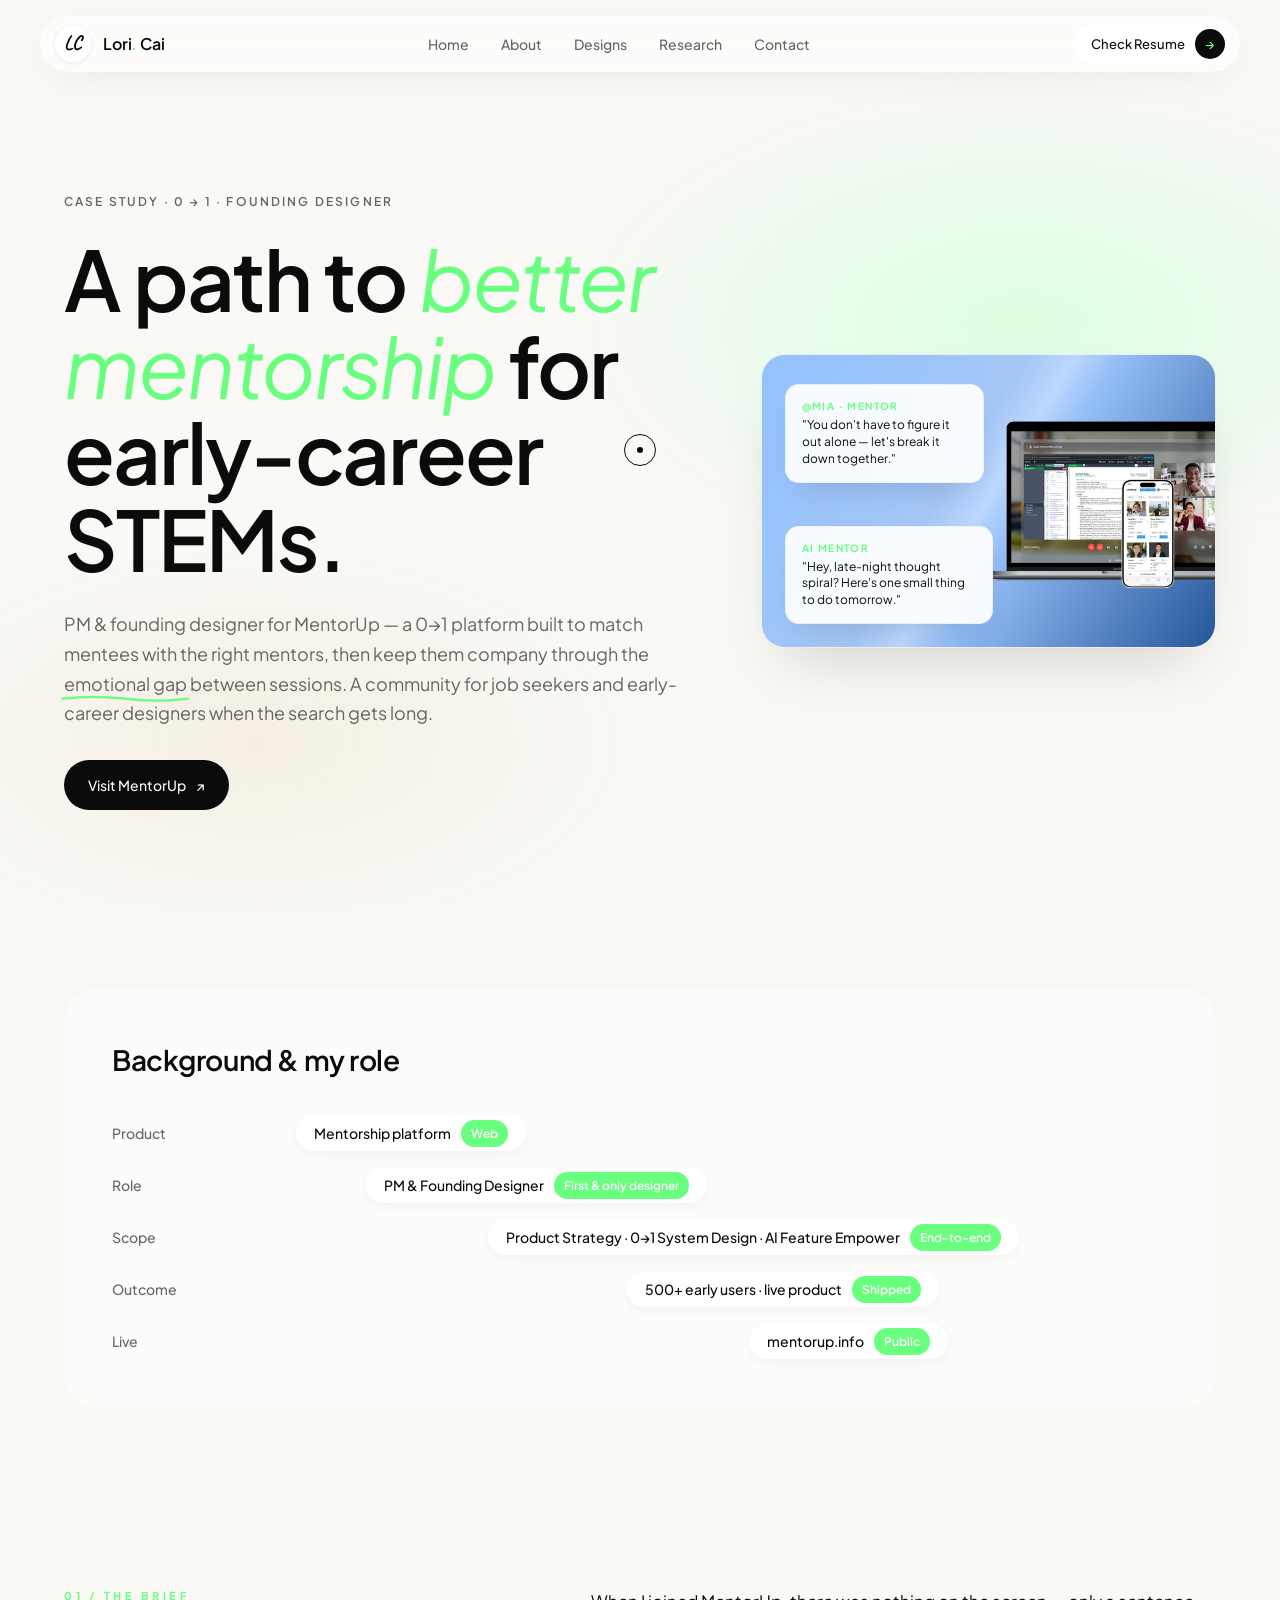
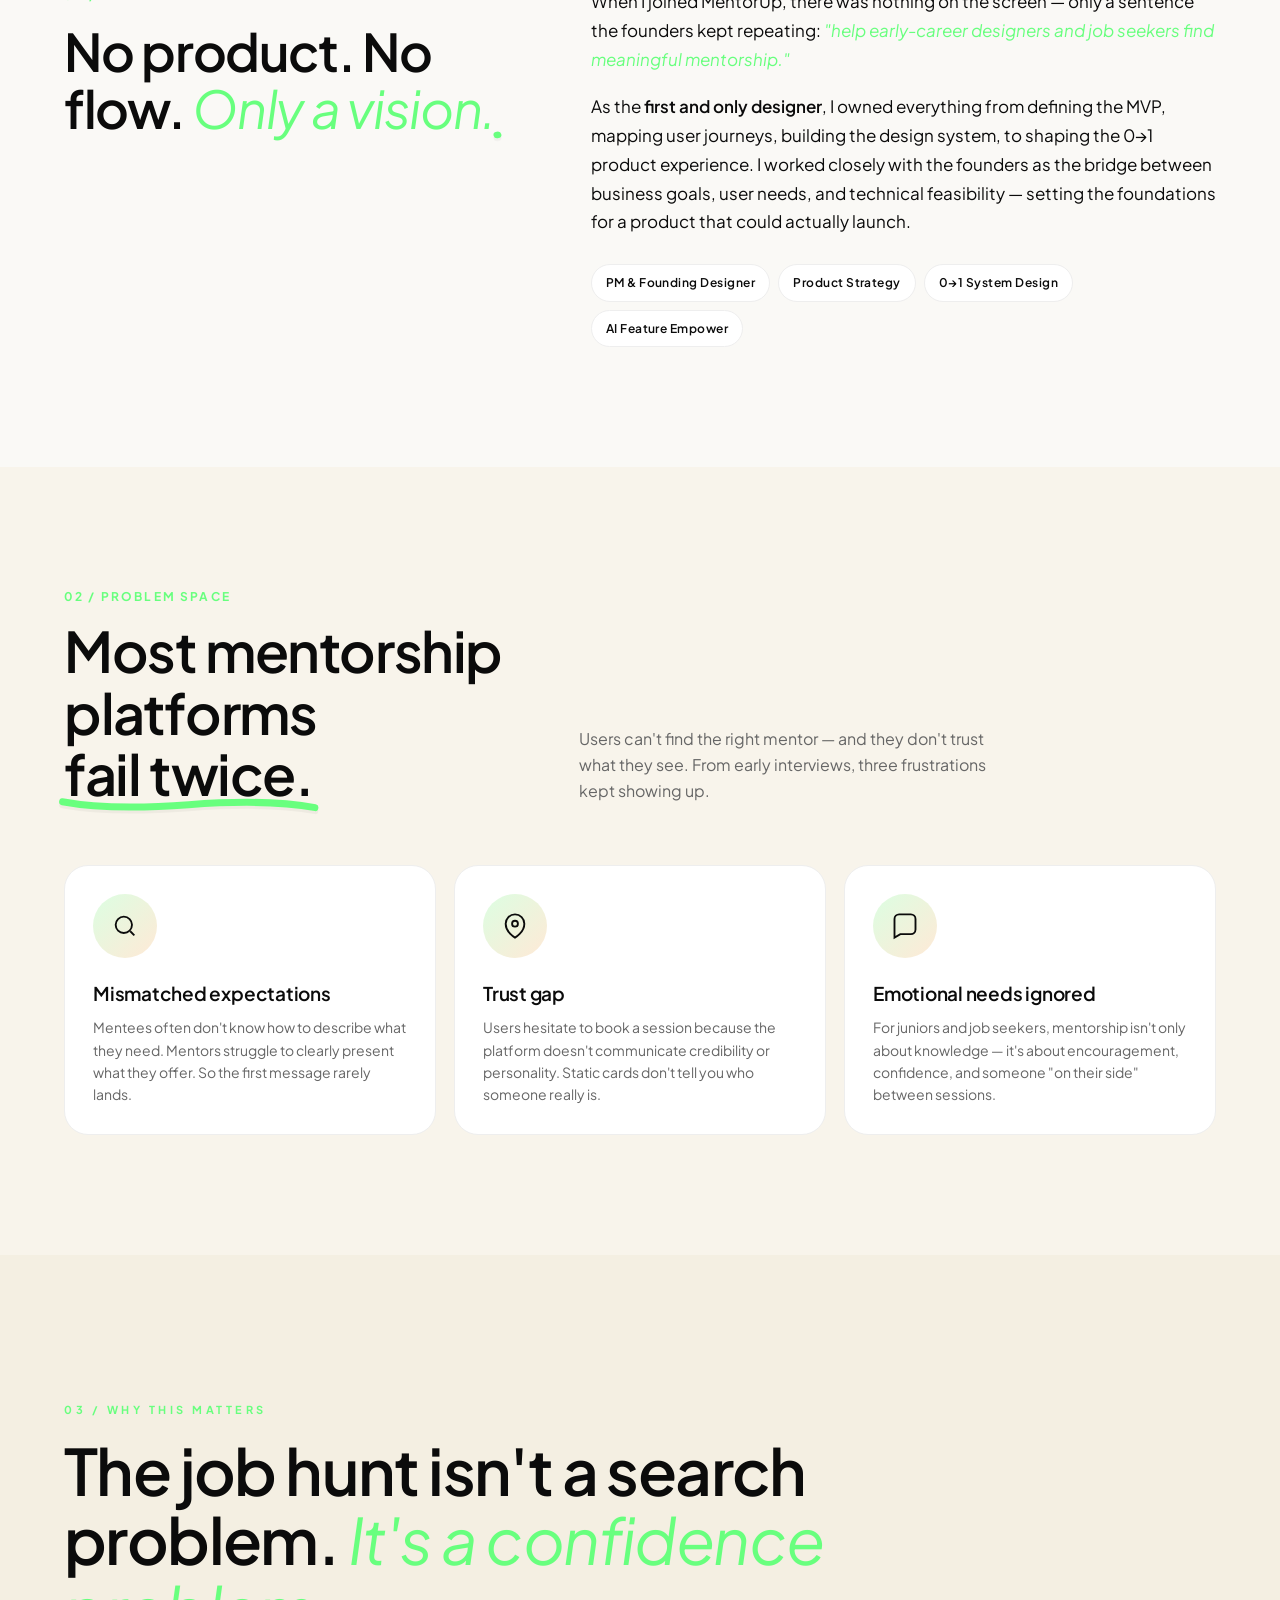
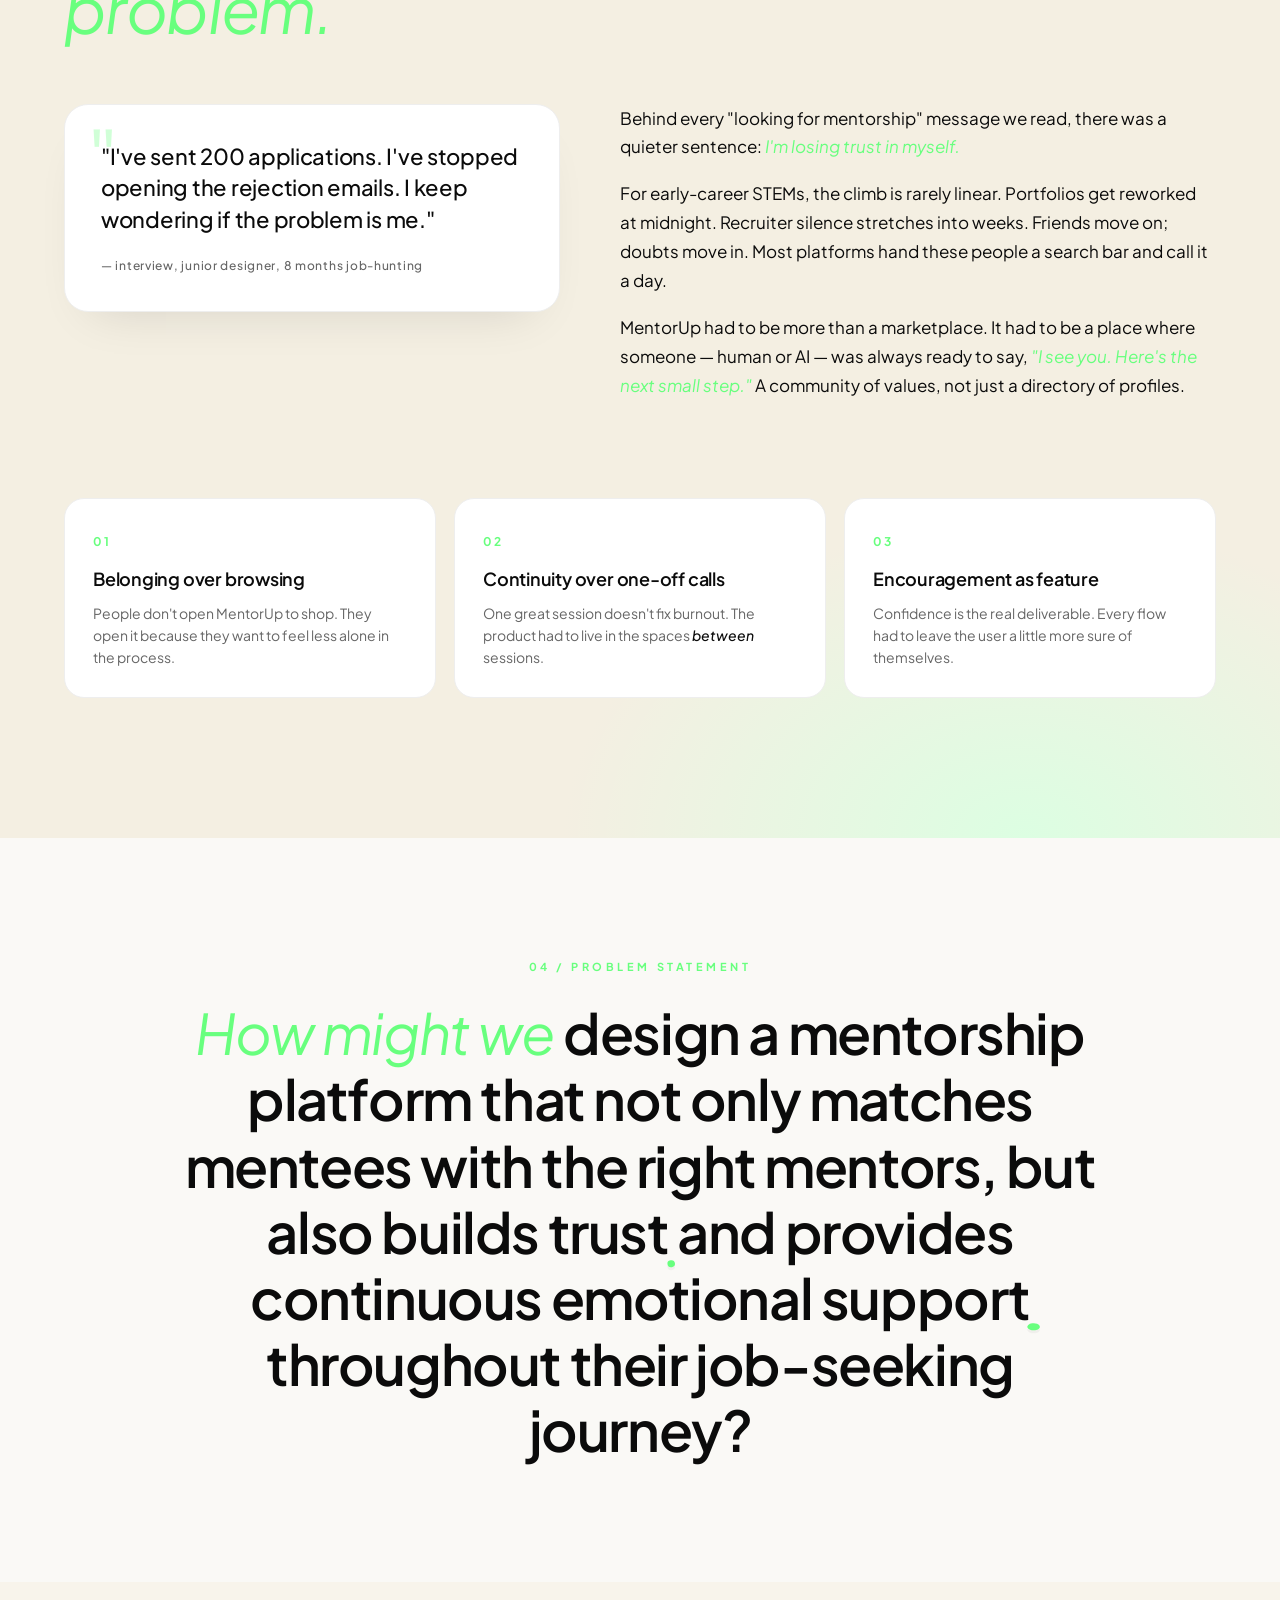
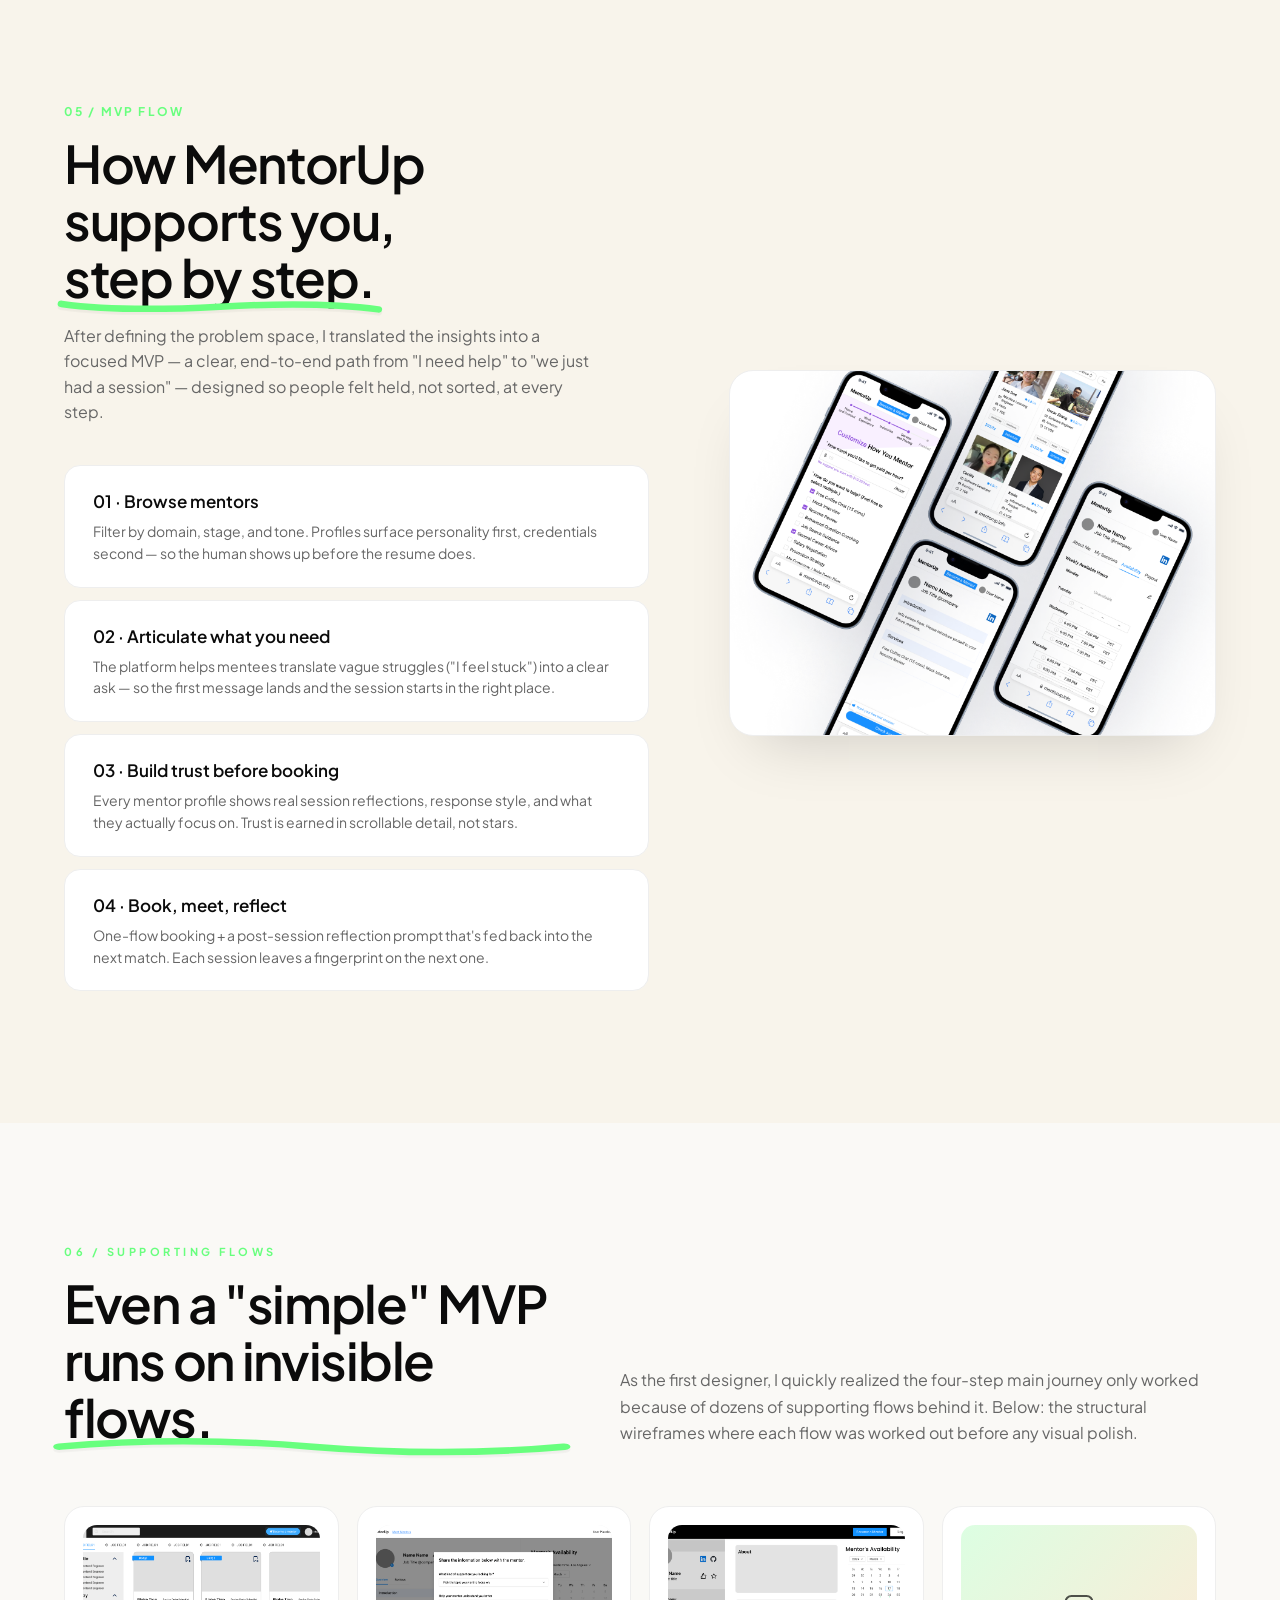
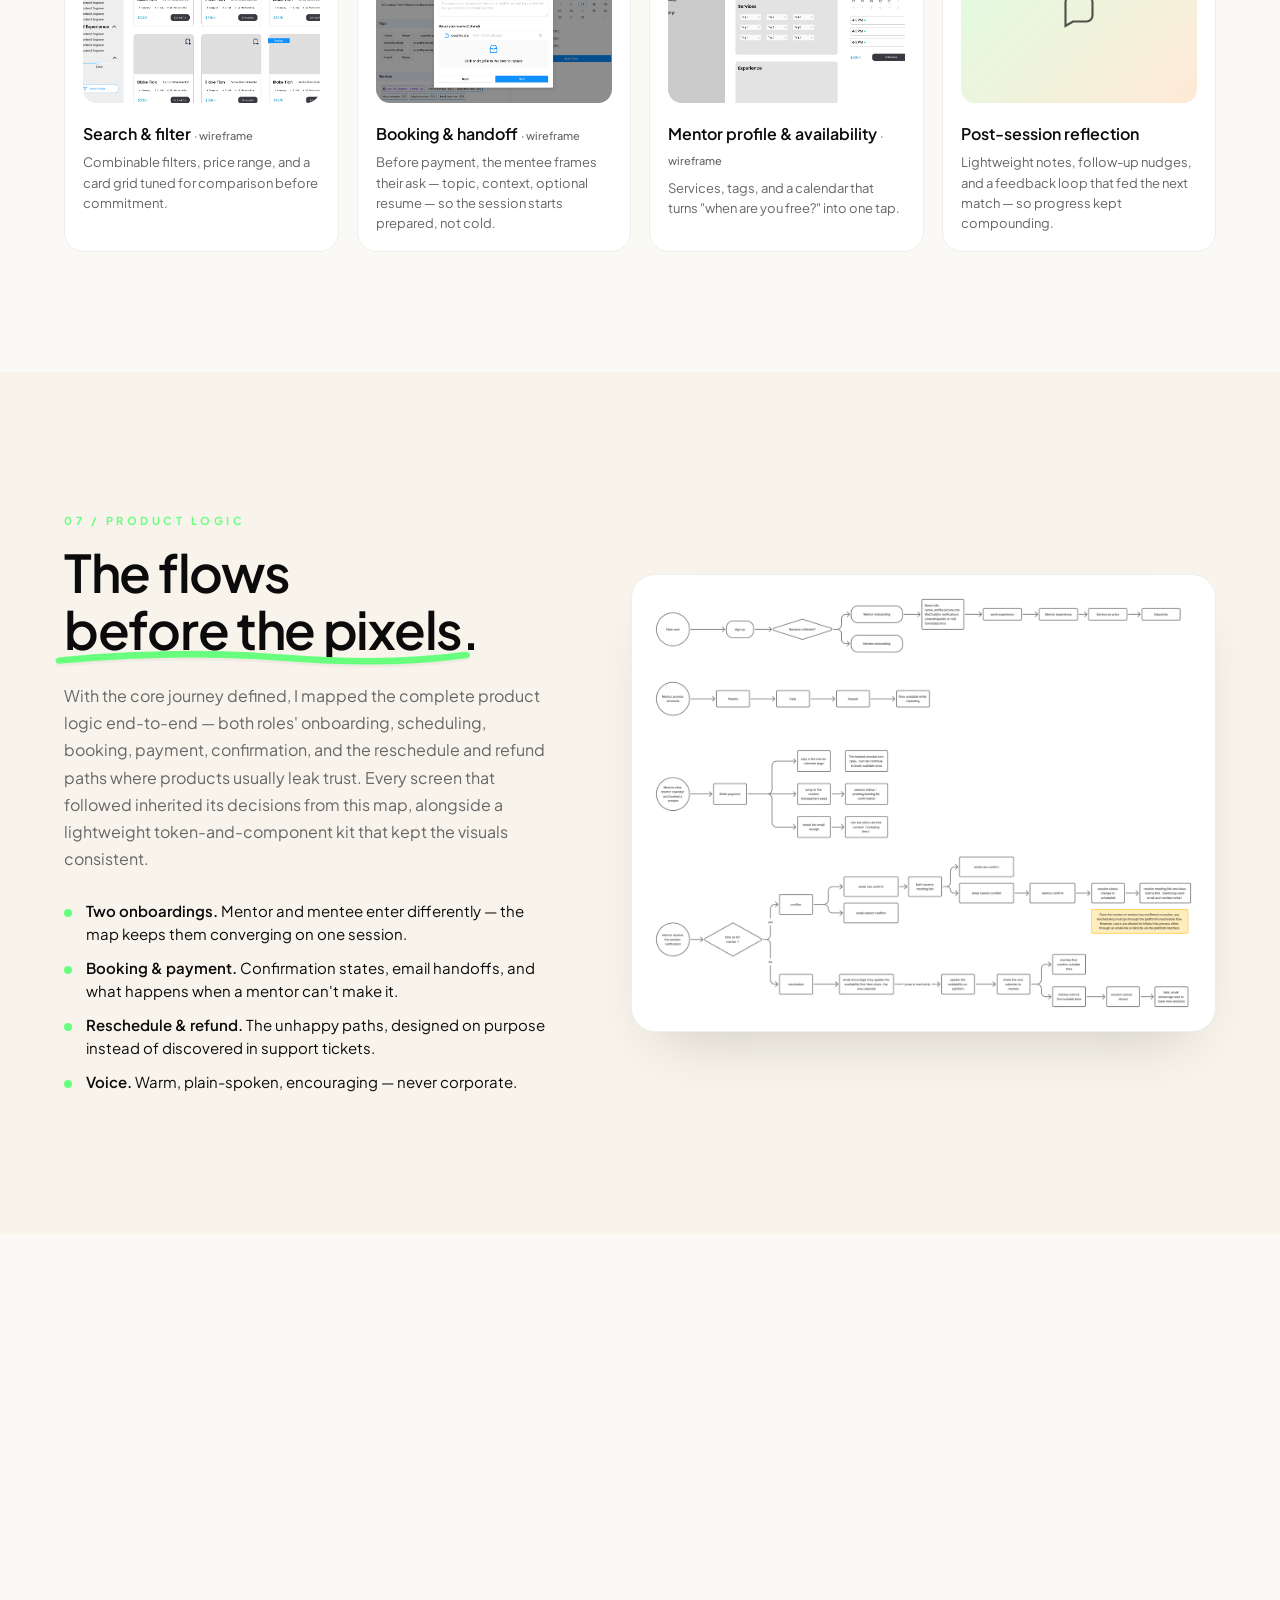
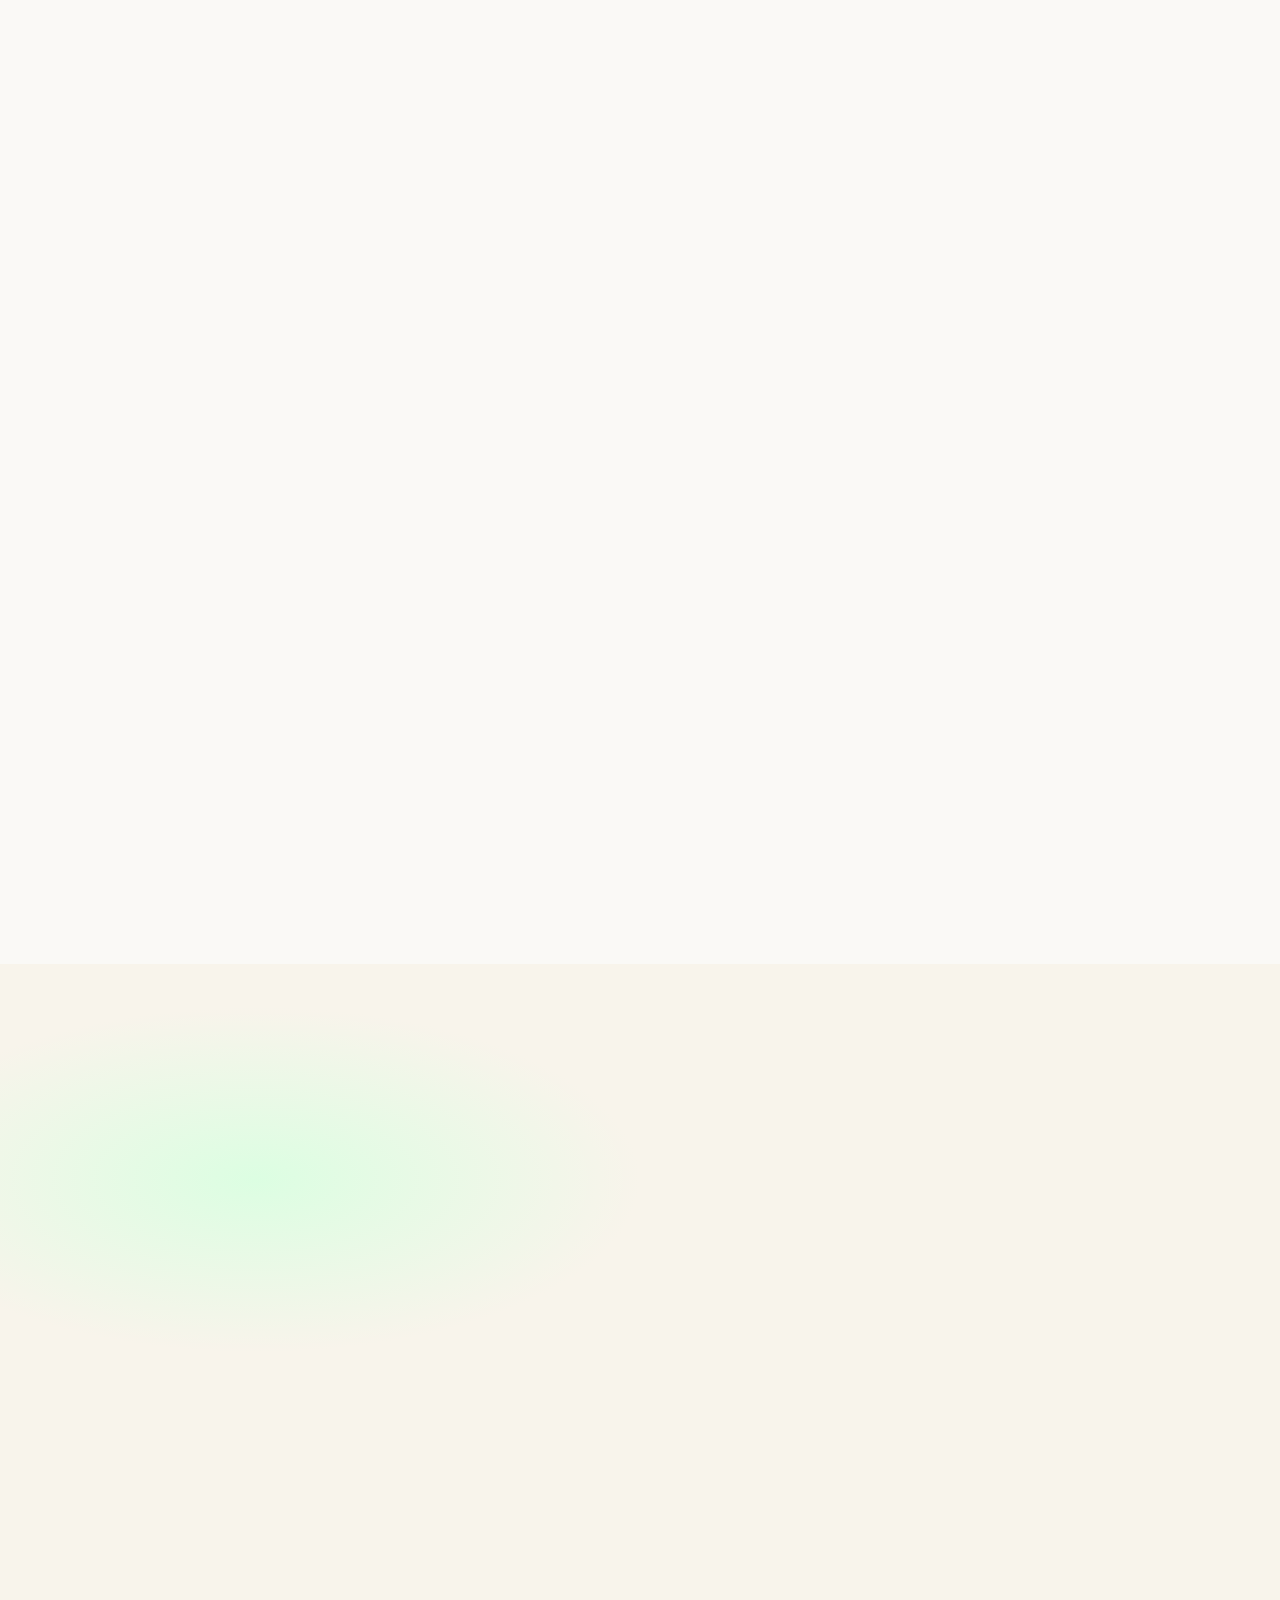
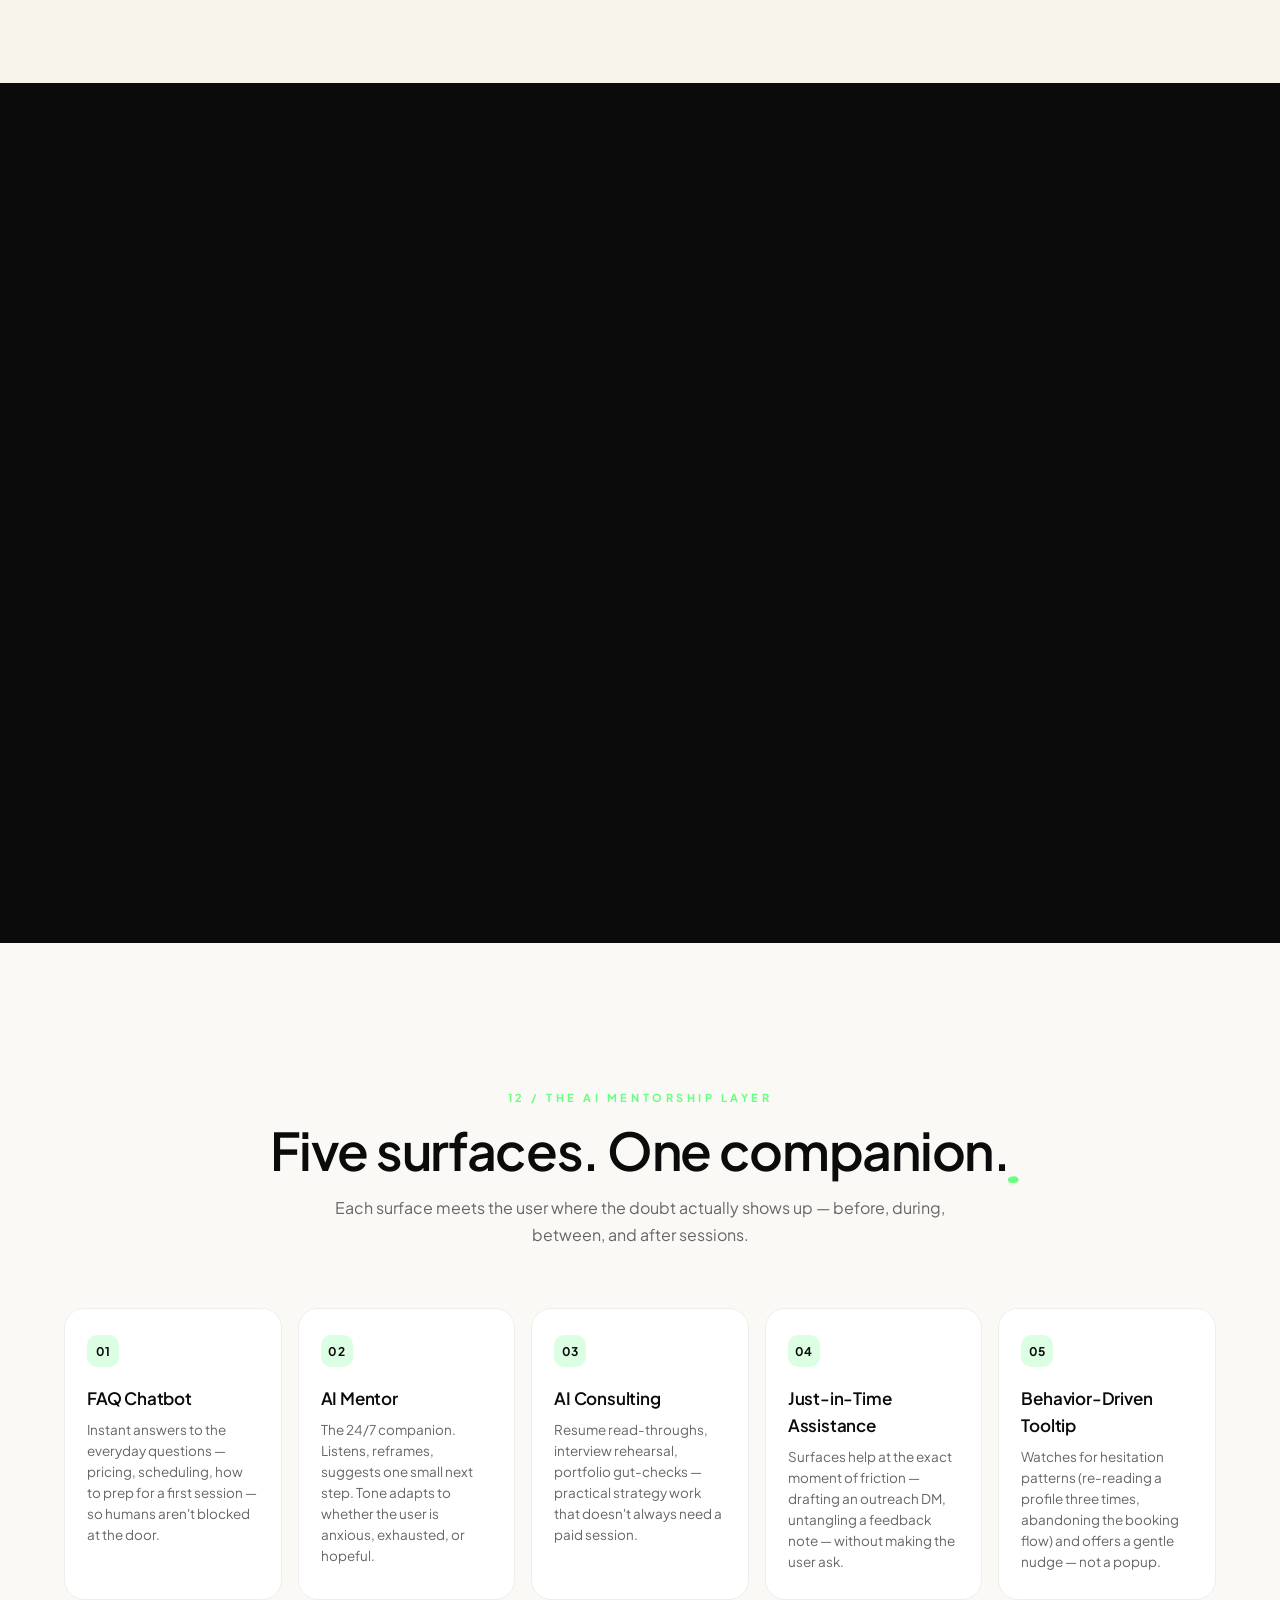
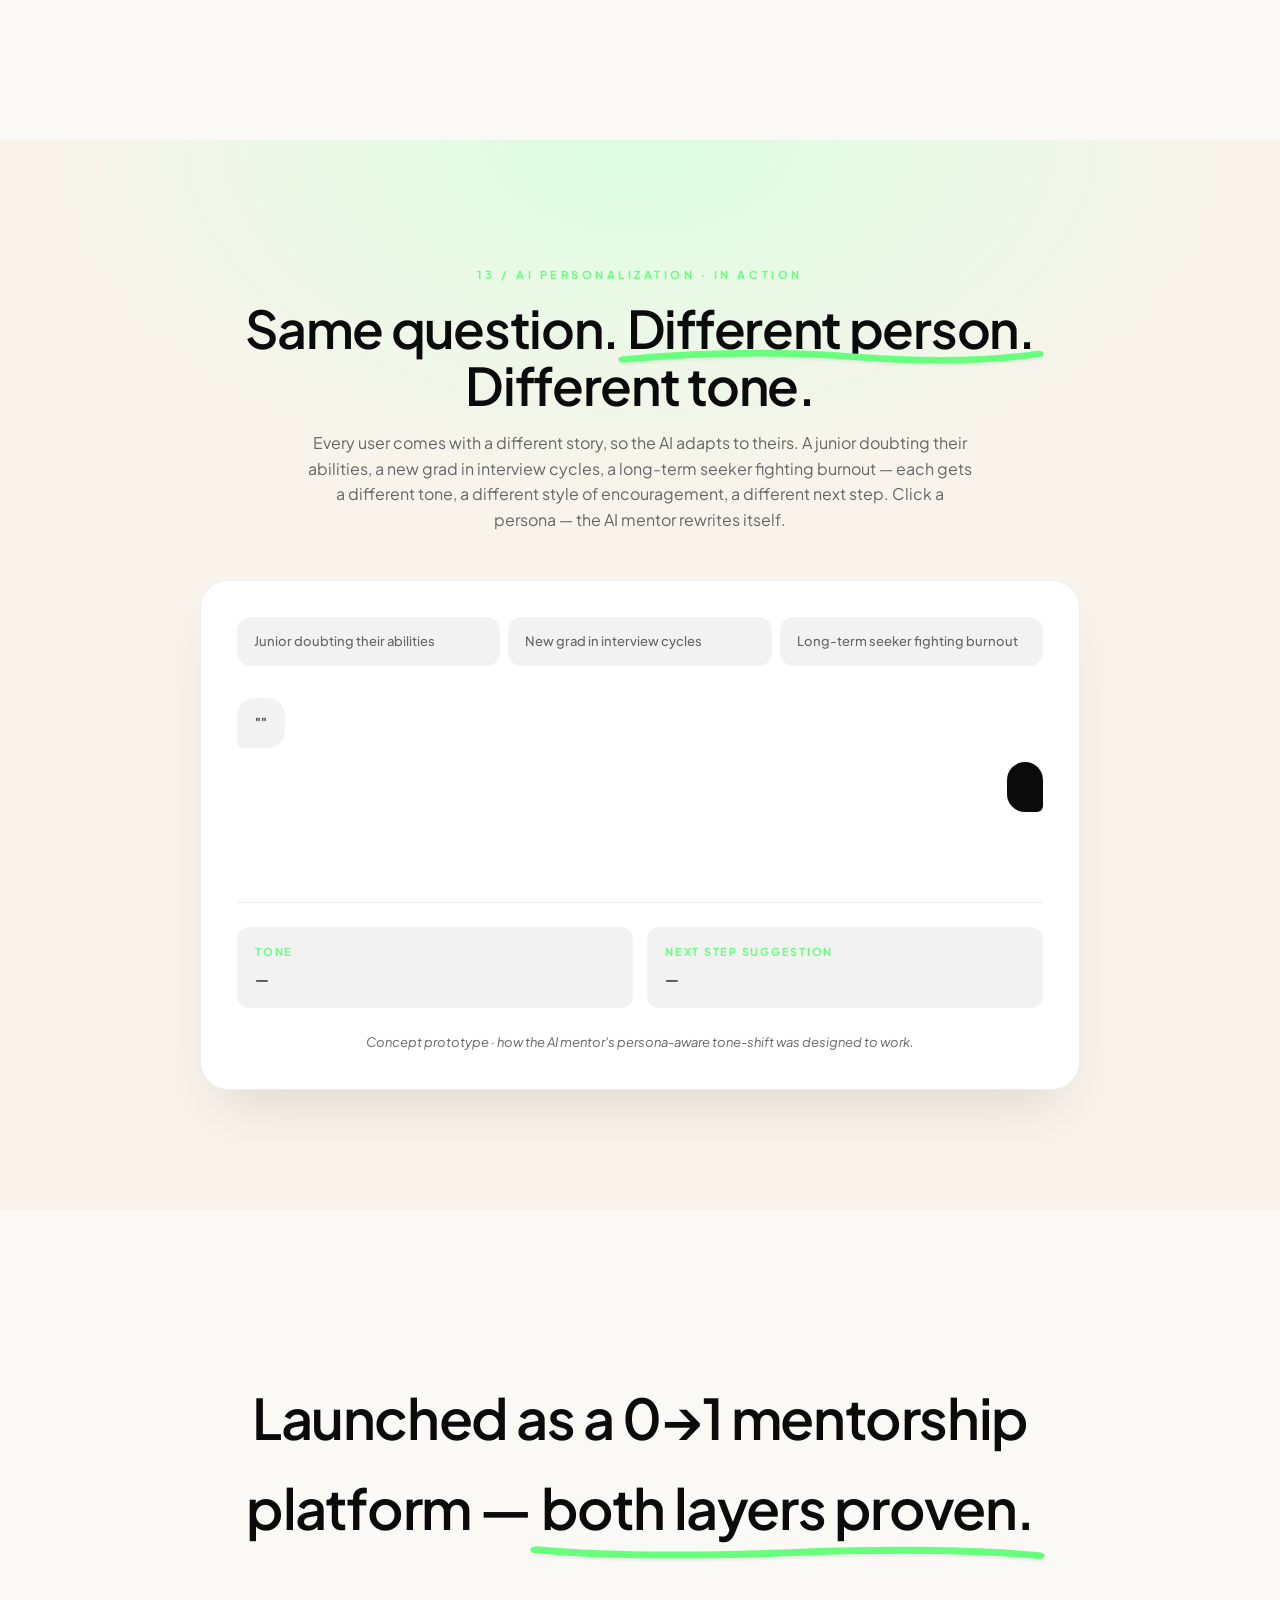
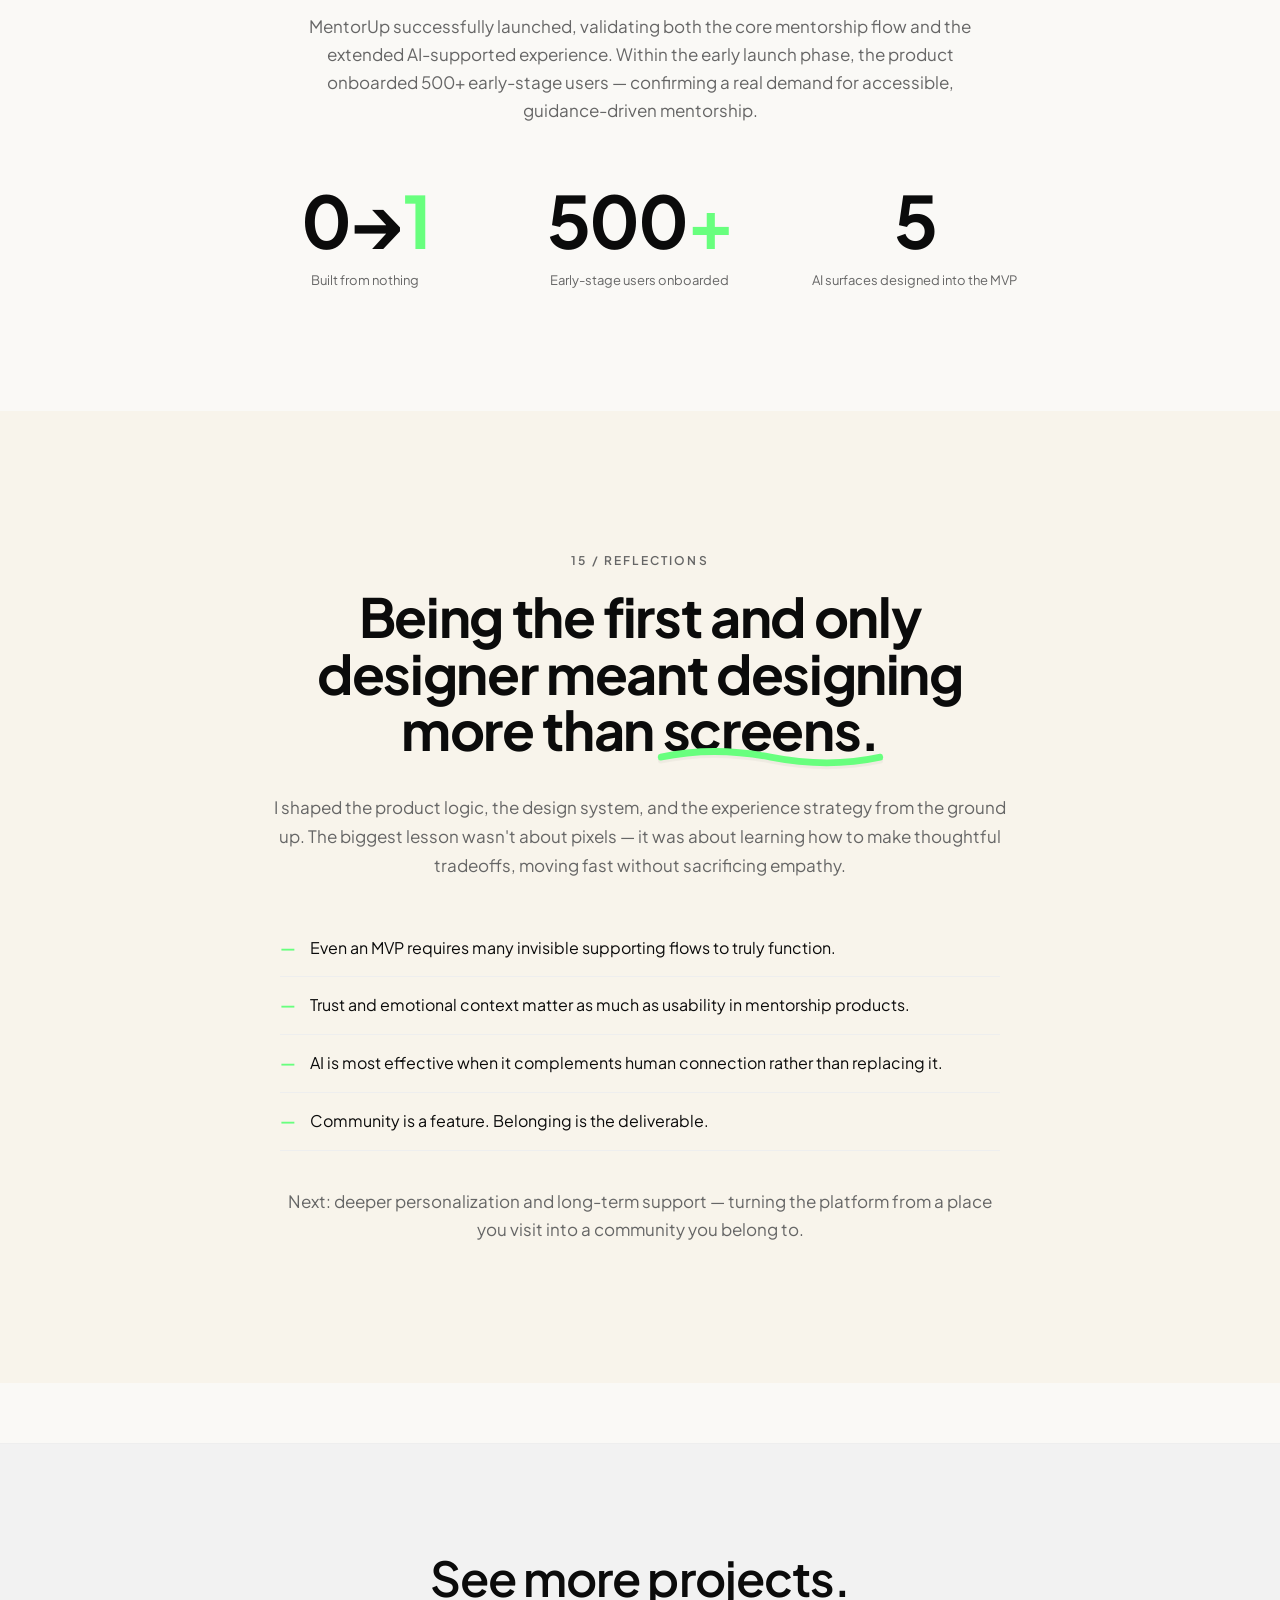
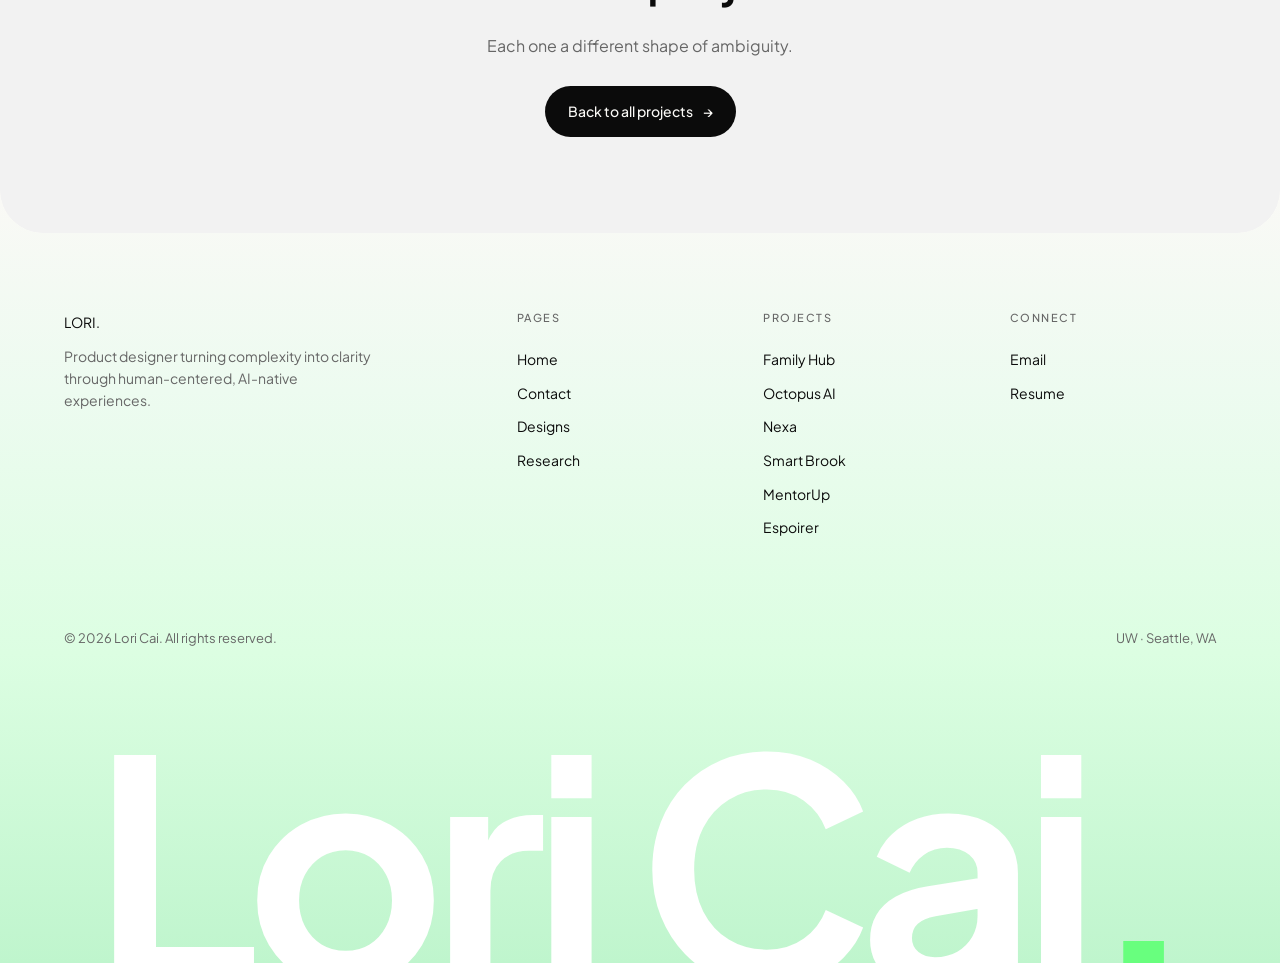
<file: projects/mentorup.html>
<!DOCTYPE html>
<html lang="en">
<head>
  <meta charset="UTF-8">
  <meta name="viewport" content="width=device-width, initial-scale=1.0">
  <title>MentorUp · Lori Cai</title>
  <meta name="description" content="Case study — Better mentorship for STEMs. PM & founding designer for a 0→1 mentorship platform with AI-supported emotional companion.">
  <meta property="og:type" content="website">
  <meta property="og:url" content="https://www.leicai99.com/projects/mentorup.html">
  <meta property="og:title" content="MentorUp · Lori Cai">
  <meta property="og:description" content="Case study — Better mentorship for STEMs. PM & founding designer for a 0→1 mentorship platform with AI-supported emotional companion.">
  <meta property="og:image" content="https://www.leicai99.com/assets/og.png">
  <meta property="og:image:width" content="1200">
  <meta property="og:image:height" content="630">
  <meta name="twitter:card" content="summary_large_image">
  <meta name="twitter:image" content="https://www.leicai99.com/assets/og.png">
  <link rel="icon" href="/favicon.svg" type="image/svg+xml">
  <link rel="icon" href="/assets/favicon-512.png" type="image/png" sizes="512x512">
  <link rel="apple-touch-icon" href="/assets/apple-touch-icon.png">
  <link rel="preconnect" href="https://fonts.googleapis.com">
  <link rel="preconnect" href="https://fonts.gstatic.com" crossorigin>
  <link href="https://fonts.googleapis.com/css2?family=Inter:ital,wght@0,300;0,400;0,500;0,600;0,700;1,400;1,500&family=Plus+Jakarta+Sans:ital,wght@0,300;0,400;0,500;0,600;0,700;0,800;1,500;1,600&family=Caveat:wght@600;700&display=swap" rel="stylesheet">
  <link rel="stylesheet" href="../styles.css">
</head>
<body class="cs-page">
  <header class="site-header">
    <div class="nav-pill">
      <nav class="nav">
        <a href="/" class="logo">
          <span class="logo-monogram">LC</span>
          <span class="logo-name">Lori<span class="dot">.</span> Cai</span>
        </a>
        <div class="nav-center">
          <a href="/">Home</a>
          <a href="/about.html">About</a>
          <a href="/designs.html">Designs</a>
          <a href="/research/">Research</a>
          <a href="/contact.html">Contact</a>
        </div>
        <div class="nav-right">
          <a href="https://docs.google.com/document/d/1YYCmqkbBz23IVgeAIkrZoWJfuecsSlBc/edit?usp=sharing&amp;ouid=109984980377119589344&amp;rtpof=true&amp;sd=true" target="_blank" rel="noopener" class="btn-resume">Check Resume <span class="btn-resume-arrow">→</span></a>
          <button class="nav-toggle" aria-label="Toggle navigation" aria-expanded="false"><span></span><span></span></button>
        </div>
      </nav>
    </div>
  </header>

  <main>

    <!-- 1. HERO — warm cream/sage gradient with phone mockup -->
    <section class="mentor-hero">
      <div class="container">
        <div class="mentor-hero-grid">
          <div class="cs-reveal">
            <p class="eyebrow">Case Study · 0 → 1 · Founding Designer</p>
            <h1>A path to <em>better mentorship</em> for early-career STEMs.</h1>
            <p class="lede">PM &amp; founding designer for MentorUp — a 0→1 platform built to match mentees with the right mentors, then keep them company through the <span class="ink">emotional gap</span> between sessions. A community for job seekers and early-career designers when the search gets long.</p>
            <a href="https://www.mentorup.info/" target="_blank" rel="noopener" class="pill-btn">Visit MentorUp <span>↗</span></a>
          </div>
          <div class="mentor-hero-art cs-reveal cs-reveal-delay-1" aria-label="MentorUp · live product on desktop and mobile">
            <img class="fill" src="/assets/projects/mentorup/hero-shot.jpg" alt="MentorUp · live mentor browsing on desktop and mobile" loading="eager" fetchpriority="high">
            <div class="floating-card fc1">
              <span class="who">@Mia · Mentor</span>
              "You don't have to figure it out alone — let's break it down together."
            </div>
            <div class="floating-card fc2">
              <span class="who">AI Mentor</span>
              "Hey, late-night thought spiral? Here's one small thing to do tomorrow."
            </div>
          </div>
        </div>
      </div>
    </section>

    <!-- 2. SCOPE -->
    <section style="background: var(--cs-cream); padding: 80px 0;">
      <div class="container">
        <div class="cs-scope cs-reveal" style="margin-top: 0;">
          <h3>Background &amp; my role</h3>
          <dl class="cs-gantt">
            <dt>Product</dt>
            <dd><span class="bar">Mentorship platform <span class="chip">Web</span></span></dd>

            <dt>Role</dt>
            <dd><span class="bar shift-1">PM &amp; Founding Designer <span class="chip">First &amp; only designer</span></span></dd>

            <dt>Scope</dt>
            <dd><span class="bar shift-2">Product Strategy · 0→1 System Design · AI Feature Empower <span class="chip">End-to-end</span></span></dd>

            <dt>Outcome</dt>
            <dd><span class="bar shift-3">500+ early users · live product <span class="chip">Shipped</span></span></dd>

            <dt>Live</dt>
            <dd><span class="bar shift-4">mentorup.info <span class="chip">Public</span></span></dd>
          </dl>
        </div>
      </div>
    </section>

    <!-- 2b. INTRO NARRATIVE — what "founding designer" actually meant -->
    <section class="mentor-intro">
      <div class="container">
        <div class="mentor-intro-grid">
          <div class="cs-reveal">
            <p class="eyebrow">01 / The brief</p>
            <h2>No product. No flow. <span class="ink">Only a vision.</span></h2>
          </div>
          <div class="mentor-intro-body cs-reveal cs-reveal-delay-1">
            <p>When I joined MentorUp, there was nothing on the screen — only a sentence the founders kept repeating: <em>"help early-career designers and job seekers find meaningful mentorship."</em></p>
            <p>As the <strong>first and only designer</strong>, I owned everything from defining the MVP, mapping user journeys, building the design system, to shaping the 0→1 product experience. I worked closely with the founders as the bridge between business goals, user needs, and technical feasibility — setting the foundations for a product that could actually launch.</p>
            <ul class="mentor-intro-tags">
              <li>PM &amp; Founding Designer</li>
              <li>Product Strategy</li>
              <li>0→1 System Design</li>
              <li>AI Feature Empower</li>
            </ul>
          </div>
        </div>
      </div>
    </section>

    <!-- 3. PROBLEM SPACE — Mindly-style soft cards -->
    <section class="mentor-path">
      <div class="container">
        <div class="mentor-path-head">
          <div class="cs-reveal">
            <p class="eyebrow">02 / Problem Space</p>
            <h2>Most mentorship platforms <span class="ink">fail twice.</span></h2>
          </div>
          <p class="sub cs-reveal cs-reveal-delay-1">Users can't find the right mentor — and they don't trust what they see. From early interviews, three frustrations kept showing up.</p>
        </div>

        <div class="mentor-path-grid">
          <article class="mentor-path-card cs-reveal">
            <div class="icon">
              <svg width="28" height="28" viewBox="0 0 24 24" fill="none" stroke="currentColor" stroke-width="1.6"><circle cx="11" cy="11" r="7"/><path d="m20 20-3.5-3.5"/></svg>
            </div>
            <h4>Mismatched expectations</h4>
            <p>Mentees often don't know how to describe what they need. Mentors struggle to clearly present what they offer. So the first message rarely lands.</p>
          </article>
          <article class="mentor-path-card cs-reveal cs-reveal-delay-1">
            <div class="icon">
              <svg width="28" height="28" viewBox="0 0 24 24" fill="none" stroke="currentColor" stroke-width="1.6"><path d="M12 22s-8-4.5-8-12a8 8 0 0 1 16 0c0 7.5-8 12-8 12z"/><circle cx="12" cy="10" r="2.5"/></svg>
            </div>
            <h4>Trust gap</h4>
            <p>Users hesitate to book a session because the platform doesn't communicate credibility or personality. Static cards don't tell you who someone really is.</p>
          </article>
          <article class="mentor-path-card cs-reveal cs-reveal-delay-2">
            <div class="icon">
              <svg width="28" height="28" viewBox="0 0 24 24" fill="none" stroke="currentColor" stroke-width="1.6"><path d="M21 15a4 4 0 0 1-4 4H8l-5 3V6a4 4 0 0 1 4-4h10a4 4 0 0 1 4 4z"/></svg>
            </div>
            <h4>Emotional needs ignored</h4>
            <p>For juniors and job seekers, mentorship isn't only about knowledge — it's about encouragement, confidence, and someone "on their side" between sessions.</p>
          </article>
        </div>
      </div>
    </section>

    <!-- 3b. COMMUNITY / VALUE NARRATIVE — the human truth behind the product -->
    <section class="mentor-community">
      <div class="container">
        <div class="mentor-community-head cs-reveal">
          <p class="eyebrow">03 / Why this matters</p>
          <h2>The job hunt isn't a search problem. <em>It's a confidence problem.</em></h2>
        </div>

        <div class="mentor-community-grid">
          <div class="mentor-community-quote cs-reveal cs-reveal-delay-1">
            <p>"I've sent 200 applications. I've stopped opening the rejection emails. I keep wondering if the problem is me."</p>
            <span class="who">— interview, junior designer, 8 months job-hunting</span>
          </div>

          <div class="mentor-community-copy cs-reveal cs-reveal-delay-2">
            <p>Behind every "looking for mentorship" message we read, there was a quieter sentence: <em>I'm losing trust in myself.</em></p>
            <p>For early-career STEMs, the climb is rarely linear. Portfolios get reworked at midnight. Recruiter silence stretches into weeks. Friends move on; doubts move in. Most platforms hand these people a search bar and call it a day.</p>
            <p>MentorUp had to be more than a marketplace. It had to be a place where someone — human or AI — was always ready to say, <em>"I see you. Here's the next small step."</em> A community of values, not just a directory of profiles.</p>
          </div>
        </div>

        <ul class="mentor-community-pillars">
          <li class="cs-reveal">
            <span class="num">01</span>
            <h5>Belonging over browsing</h5>
            <p>People don't open MentorUp to shop. They open it because they want to feel less alone in the process.</p>
          </li>
          <li class="cs-reveal cs-reveal-delay-1">
            <span class="num">02</span>
            <h5>Continuity over one-off calls</h5>
            <p>One great session doesn't fix burnout. The product had to live in the spaces <em>between</em> sessions.</p>
          </li>
          <li class="cs-reveal cs-reveal-delay-2">
            <span class="num">03</span>
            <h5>Encouragement as feature</h5>
            <p>Confidence is the real deliverable. Every flow had to leave the user a little more sure of themselves.</p>
          </li>
        </ul>
      </div>
    </section>

    <!-- 4. HMW big quote -->
    <section class="mentor-hmw">
      <div class="container">
        <p class="eyebrow cs-reveal">04 / Problem Statement</p>
        <h2 class="cs-reveal cs-reveal-delay-1"><em>How might we</em> design a mentorship platform that not only matches mentees with the right mentors, but also <span class="ink">builds trust</span> and provides continuous <span class="ink">emotional support</span> throughout their job-seeking journey?</h2>
      </div>
    </section>

    <!-- 5. JOURNEY — step-by-step list with phone mockup (Mindly-style) -->
    <section class="mentor-journey">
      <div class="container">
        <div class="mentor-journey-grid">
          <div class="cs-reveal">
            <p class="eyebrow">05 / MVP Flow</p>
            <h2>How MentorUp supports you, <span class="ink">step by step.</span></h2>
            <p class="lede" style="margin-bottom: 40px;">After defining the problem space, I translated the insights into a focused MVP — a clear, end-to-end path from "I need help" to "we just had a session" — designed so people felt held, not sorted, at every step.</p>

            <ol class="mentor-steps">
              <li class="mentor-step">
                <h5>01 · Browse mentors</h5>
                <p>Filter by domain, stage, and tone. Profiles surface personality first, credentials second — so the human shows up before the resume does.</p>
              </li>
              <li class="mentor-step">
                <h5>02 · Articulate what you need</h5>
                <p>The platform helps mentees translate vague struggles ("I feel stuck") into a clear ask — so the first message lands and the session starts in the right place.</p>
              </li>
              <li class="mentor-step">
                <h5>03 · Build trust before booking</h5>
                <p>Every mentor profile shows real session reflections, response style, and what they actually focus on. Trust is earned in scrollable detail, not stars.</p>
              </li>
              <li class="mentor-step">
                <h5>04 · Book, meet, reflect</h5>
                <p>One-flow booking + a post-session reflection prompt that's fed back into the next match. Each session leaves a fingerprint on the next one.</p>
              </li>
            </ol>
          </div>
          <figure class="mentor-system-visual cs-reveal cs-reveal-delay-1" style="align-self: center;">
            <img src="/assets/projects/mentorup/Shot.png" alt="MentorUp · mobile screens for browsing, onboarding, and availability" loading="lazy">
          </figure>
        </div>
      </div>
    </section>

    <!-- 5b. SUPPORTING FLOWS — the invisible work behind the MVP -->
    <section class="mentor-supporting">
      <div class="container">
        <div class="mentor-supporting-head">
          <div class="cs-reveal">
            <p class="eyebrow">06 / Supporting flows</p>
            <h2>Even a "simple" MVP <span class="ink">runs on invisible flows.</span></h2>
          </div>
          <p class="sub cs-reveal cs-reveal-delay-1">As the first designer, I quickly realized the four-step main journey only worked because of dozens of supporting flows behind it. Below: the structural wireframes where each flow was worked out before any visual polish.</p>
        </div>

        <div class="mentor-supporting-grid">
          <article class="mentor-support-card cs-reveal">
            <div class="mentor-support-img"><img src="/assets/projects/mentorup/Search_page.png" alt="Search and filter wireframe" loading="lazy"></div>
            <h5>Search &amp; filter <span style="font-size:11px; color:var(--muted); font-weight:500;">· wireframe</span></h5>
            <p>Combinable filters, price range, and a card grid tuned for comparison before commitment.</p>
          </article>
          <article class="mentor-support-card cs-reveal cs-reveal-delay-1">
            <div class="mentor-support-img"><img src="/assets/projects/mentorup/booking_2.png" alt="Pre-session info handoff wireframe" loading="lazy"></div>
            <h5>Booking &amp; handoff <span style="font-size:11px; color:var(--muted); font-weight:500;">· wireframe</span></h5>
            <p>Before payment, the mentee frames their ask — topic, context, optional resume — so the session starts prepared, not cold.</p>
          </article>
          <article class="mentor-support-card cs-reveal cs-reveal-delay-2">
            <div class="mentor-support-img"><img src="/assets/projects/mentorup/Mentor_1.png" alt="Mentor profile and availability wireframe" loading="lazy"></div>
            <h5>Mentor profile &amp; availability <span style="font-size:11px; color:var(--muted); font-weight:500;">· wireframe</span></h5>
            <p>Services, tags, and a calendar that turns "when are you free?" into one tap.</p>
          </article>
          <article class="mentor-support-card cs-reveal cs-reveal-delay-3">
            <div class="mentor-support-img alt"><div class="mentor-support-placeholder">
              <svg width="36" height="36" viewBox="0 0 24 24" fill="none" stroke="currentColor" stroke-width="1.4"><path d="M21 15a4 4 0 0 1-4 4H8l-5 3V6a4 4 0 0 1 4-4h10a4 4 0 0 1 4 4z"/></svg>
            </div></div>
            <h5>Post-session reflection</h5>
            <p>Lightweight notes, follow-up nudges, and a feedback loop that fed the next match — so progress kept compounding.</p>
          </article>
        </div>
      </div>
    </section>

    <!-- 5c. DESIGN SYSTEM — built so the product could scale -->
    <section class="mentor-system">
      <div class="container">
        <div class="mentor-system-grid">
          <div class="cs-reveal">
            <p class="eyebrow">07 / Product logic</p>
            <h2>The flows <span class="ink">before the pixels</span>.</h2>
            <p class="lede">With the core journey defined, I mapped the complete product logic end-to-end — both roles' onboarding, scheduling, booking, payment, confirmation, and the reschedule and refund paths where products usually leak trust. Every screen that followed inherited its decisions from this map, alongside a lightweight token-and-component kit that kept the visuals consistent.</p>
            <ul class="mentor-system-list">
              <li><strong>Two onboardings.</strong> Mentor and mentee enter differently — the map keeps them converging on one session.</li>
              <li><strong>Booking &amp; payment.</strong> Confirmation states, email handoffs, and what happens when a mentor can't make it.</li>
              <li><strong>Reschedule &amp; refund.</strong> The unhappy paths, designed on purpose instead of discovered in support tickets.</li>
              <li><strong>Voice.</strong> Warm, plain-spoken, encouraging — never corporate.</li>
            </ul>
          </div>
          <div class="mentor-system-visual cs-reveal cs-reveal-delay-1">
            <img src="/assets/projects/mentorup/MentorUp_Design.png" alt="MentorUp end-to-end user flow map — onboarding, scheduling, booking, and reschedule paths" loading="lazy">
          </div>
        </div>
      </div>
    </section>

    <!-- 5d. DUAL EXPERIENCE — same system, two very different users -->
    <section class="mentor-dual">
      <div class="container">
        <div class="mentor-dual-head">
          <div class="cs-reveal">
            <p class="eyebrow">08 / Dual user experiences</p>
            <h2>One product. <span class="ink">Two minds.</span></h2>
          </div>
          <p class="sub cs-reveal cs-reveal-delay-1">After defining the system, the next step was applying it consistently across the product — for both mentees <em>and</em> mentors, whose needs are wildly different. Easy to spot by one tiny CTA: "Become a Mentor."</p>
        </div>

        <div class="mentor-dual-grid">
          <article class="mentor-dual-card mentee cs-reveal">
            <div class="mentor-dual-tag">Mentee view</div>
            <ul>
              <li>Discovery, comparison, trust-building.</li>
              <li>"Become a Mentor" CTA visible at the top.</li>
              <li>Personality-first profile cards.</li>
              <li>Emotional copy: "Find someone who gets it."</li>
            </ul>
          </article>
          <article class="mentor-dual-card mentor cs-reveal cs-reveal-delay-1">
            <div class="mentor-dual-tag">Mentor view</div>
            <ul>
              <li>Schedule, requests, earnings, growth.</li>
              <li>No "Become a Mentor" CTA — they already are.</li>
              <li>Operational density, calmer tone.</li>
              <li>Reflection prompts to deepen mentor impact.</li>
            </ul>
          </article>
        </div>
      </div>
    </section>

    <!-- 6. INSIGHTS — surprising post-launch stats -->
    <section class="mentor-insights">
      <div class="container">
        <div style="text-align: center; margin-bottom: 56px;">
          <p class="cs-eyebrow cs-reveal" style="color: var(--cs-accent);">09 / Post-launch insights</p>
          <h2 class="cs-display cs-reveal cs-reveal-delay-1" style="font-size:clamp(32px,4.4vw,48px); margin: 18px auto 0; max-width: 24ch;">Once the MVP launched, the data <span class="ink">surprised us.</span></h2>
        </div>

        <div class="mentor-insights-grid">
          <article class="mentor-insight cs-reveal">
            <div class="num">68<sup>%</sup></div>
            <div class="text">
              <strong>Came in from mobile</strong>
              About 68% of early users opened MentorUp on their phones — direct from social marketing, never via desktop. Mobile responsiveness became an immediate roadmap priority.
            </div>
          </article>
          <article class="mentor-insight cs-reveal cs-reveal-delay-1">
            <div class="num">7<sup>/7</sup></div>
            <div class="text">
              <strong>Engaged in stress</strong>
              All seven interviewed users mentioned opening the app during stressful or uncertain moments — between applications, after rejections, late at night. We were a companion app, not a marketplace.
            </div>
          </article>
        </div>
      </div>
    </section>

    <!-- 6b. RESPONSIVE MOBILE DESIGN -->
    <section class="mentor-responsive">
      <div class="container">
        <div class="mentor-responsive-grid">
          <div class="cs-reveal">
            <p class="eyebrow">10 / Responsive mobile design</p>
            <h2>The phone became the <span class="ink">primary canvas.</span></h2>
            <p class="lede">When 68% of users walked in through a phone, "responsive" stopped being a polish task. Every flow we'd designed for desktop had to feel native on mobile — not shrunk, not stacked, but reconsidered for thumbs and small moments.</p>
            <ul class="mentor-responsive-list">
              <li>Re-laid every primary screen for portrait-first reading.</li>
              <li>Bottom-anchored CTAs, single-tap booking, gesture-friendly filters.</li>
              <li>Tightened the AI mentor surface so it felt like a chat, not a form.</li>
              <li>Optimized profile media so trust still built in 4G conditions.</li>
            </ul>
          </div>
          <figure class="mentor-system-visual cs-reveal cs-reveal-delay-1" style="align-self: center;">
            <img src="/assets/mentorup.png" alt="MentorUp on mobile — onboarding, browsing, profile, and availability screens" loading="lazy">
          </figure>
        </div>
      </div>
    </section>

    <!-- 6c. EMOTIONAL CONTEXT NARRATIVE — bridging into the AI section -->
    <section class="mentor-emotional">
      <div class="container">
        <div class="mentor-emotional-inner cs-reveal">
          <p class="eyebrow">11 / Emotional context</p>
          <h2>People weren't opening MentorUp to <em>browse.</em> They were opening it because <span class="ink">something hurt.</span></h2>
          <p>Between job applications, late-night doubts, interview rejections, and moments of deep uncertainty, many mentees felt alone. Human mentors were incredibly helpful — but they couldn't be there 24/7. And that emotional gap between sessions was where anxiety grew the fastest.</p>
          <p>So we reimagined what "mentorship" could mean. Instead of building just a smarter FAQ, we built something more human — a layer that could hold space at 1 a.m. when no human was awake to.</p>
        </div>
      </div>
    </section>

    <!-- 6d. AI FEATURE GRID — the 5 surfaces of the AI mentorship layer -->
    <section class="mentor-ai-features">
      <div class="container">
        <div class="mentor-ai-features-head cs-reveal">
          <p class="eyebrow">12 / The AI mentorship layer</p>
          <h2>Five surfaces. <span class="ink">One companion.</span></h2>
          <p class="sub">Each surface meets the user where the doubt actually shows up — before, during, between, and after sessions.</p>
        </div>

        <div class="mentor-ai-grid">
          <article class="mentor-ai-card cs-reveal">
            <span class="badge">01</span>
            <h4>FAQ Chatbot</h4>
            <p>Instant answers to the everyday questions — pricing, scheduling, how to prep for a first session — so humans aren't blocked at the door.</p>
          </article>
          <article class="mentor-ai-card cs-reveal cs-reveal-delay-1">
            <span class="badge">02</span>
            <h4>AI Mentor</h4>
            <p>The 24/7 companion. Listens, reframes, suggests one small next step. Tone adapts to whether the user is anxious, exhausted, or hopeful.</p>
          </article>
          <article class="mentor-ai-card cs-reveal cs-reveal-delay-2">
            <span class="badge">03</span>
            <h4>AI Consulting</h4>
            <p>Resume read-throughs, interview rehearsal, portfolio gut-checks — practical strategy work that doesn't always need a paid session.</p>
          </article>
          <article class="mentor-ai-card cs-reveal cs-reveal-delay-3">
            <span class="badge">04</span>
            <h4>Just-in-Time Assistance</h4>
            <p>Surfaces help at the exact moment of friction — drafting an outreach DM, untangling a feedback note — without making the user ask.</p>
          </article>
          <article class="mentor-ai-card cs-reveal cs-reveal-delay-4">
            <span class="badge">05</span>
            <h4>Behavior-Driven Tooltip</h4>
            <p>Watches for hesitation patterns (re-reading a profile three times, abandoning the booking flow) and offers a gentle nudge — not a popup.</p>
          </article>
        </div>
      </div>
    </section>

    <!-- 7. THE SIGNATURE — Tone-shift demo -->
    <section class="mentor-tone-section">
      <div class="container">
        <div class="mentor-tone-head">
          <p class="eyebrow cs-reveal">13 / AI personalization · in action</p>
          <h2 class="cs-reveal cs-reveal-delay-1">Same question. <span class="ink">Different person.</span> Different tone.</h2>
          <p class="sub cs-reveal cs-reveal-delay-2">Every user comes with a different story, so the AI adapts to theirs. A junior doubting their abilities, a new grad in interview cycles, a long-term seeker fighting burnout — each gets a different tone, a different style of encouragement, a different next step. Click a persona — the AI mentor rewrites itself.</p>
        </div>

        <div class="mentor-tone-demo cs-reveal cs-reveal-delay-2"
             data-personas='[
               {"q":"I don&#39;t know if I&#39;m good enough for this.","a":"That voice in your head isn&#39;t the truth — it&#39;s the cost of growing fast. Pick one thing you finished this week, however small, and let&#39;s start there.","tone":"Patient · gentle · validating","suggestion":"Try the &quot;one win a day&quot; framework"},
               {"q":"Another rejection email. What am I missing?","a":"Rejections aren&#39;t verdicts, they&#39;re data. Want to walk through the last one together? Sometimes the lesson is hidden in the timing, not the answer.","tone":"Direct · analytical · supportive","suggestion":"Open the interview reflection template"},
               {"q":"I&#39;ve been searching for months and I&#39;m exhausted.","a":"I hear you. The fatigue is real — and it&#39;s also data. Tell me what changed in the last week, no matter how small. We&#39;ll work from there.","tone":"Quiet · reflective · grounding","suggestion":"Schedule a 15-min weekly anchor"}
             ]'>

          <div class="mentor-tone-personas">
            <button type="button" class="persona">Junior doubting their abilities</button>
            <button type="button" class="persona">New grad in interview cycles</button>
            <button type="button" class="persona">Long-term seeker fighting burnout</button>
          </div>

          <div class="mentor-chat" aria-live="polite">
            <div class="chat-bubble user">""</div>
            <div class="chat-bubble mentor"></div>
          </div>

          <div class="mentor-tone-meta">
            <div class="meta-card" data-meta="tone">
              <span class="label">Tone</span>
              <span class="value">—</span>
            </div>
            <div class="meta-card" data-meta="suggestion">
              <span class="label">Next step suggestion</span>
              <span class="value">—</span>
            </div>
          </div>

          <p class="mentor-tone-foot">Concept prototype · how the AI mentor's persona-aware tone-shift was designed to work.</p>
        </div>
      </div>
    </section>

    <!-- 8. RESULTS -->
    <section class="mentor-results">
      <div class="container">
        <p class="eyebrow cs-reveal">14 / Results</p>
        <h2 class="cs-reveal cs-reveal-delay-1">Launched as a 0→1 mentorship platform — <span class="ink">both layers proven.</span></h2>
        <p class="cs-reveal cs-reveal-delay-2" style="max-width: 56ch; margin: 0 auto 60px; color: var(--muted); font-size: 17px; line-height: 1.65;">MentorUp successfully launched, validating both the core mentorship flow and the extended AI-supported experience. Within the early launch phase, the product onboarded 500+ early-stage users — confirming a real demand for accessible, guidance-driven mentorship.</p>

        <div class="mentor-results-row">
          <div class="mentor-result cs-reveal">
            <span class="num">0→<em>1</em></span>
            <p class="label">Built from nothing</p>
          </div>
          <div class="mentor-result cs-reveal cs-reveal-delay-1">
            <span class="num">500<em>+</em></span>
            <p class="label">Early-stage users onboarded</p>
          </div>
          <div class="mentor-result cs-reveal cs-reveal-delay-2">
            <span class="num">5<em></em></span>
            <p class="label">AI surfaces designed into the MVP</p>
          </div>
        </div>
      </div>
    </section>

    <!-- 9. REFLECTION -->
    <section class="mentor-reflection">
      <div class="container">
        <div style="max-width: 760px; margin: 0 auto; text-align: center;">
          <p class="cs-eyebrow cs-reveal">15 / Reflections</p>
          <h2 class="cs-display cs-reveal cs-reveal-delay-1" style="font-size: clamp(32px, 4.6vw, 54px); margin: 18px 0 36px;">Being the first and only designer meant designing more than <span class="ink">screens.</span></h2>
          <p class="cs-reveal cs-reveal-delay-2" style="font-size: 17px; line-height: 1.7; color: var(--muted); margin: 0 0 40px;">I shaped the product logic, the design system, and the experience strategy from the ground up. The biggest lesson wasn't about pixels — it was about learning how to make thoughtful tradeoffs, moving fast without sacrificing empathy.</p>
        </div>
        <div style="max-width: 720px; margin: 0 auto;">
          <ul style="list-style: none; padding: 0;">
            <li class="cs-reveal" style="padding: 16px 0; border-bottom: 1px solid var(--border); display:flex; gap:14px; color: var(--text); font-size: 16px; line-height: 1.55;"><span style="color:var(--cs-accent); font-weight:700;">—</span>Even an MVP requires many invisible supporting flows to truly function.</li>
            <li class="cs-reveal cs-reveal-delay-1" style="padding: 16px 0; border-bottom: 1px solid var(--border); display:flex; gap:14px; color: var(--text); font-size: 16px; line-height: 1.55;"><span style="color:var(--cs-accent); font-weight:700;">—</span>Trust and emotional context matter as much as usability in mentorship products.</li>
            <li class="cs-reveal cs-reveal-delay-2" style="padding: 16px 0; border-bottom: 1px solid var(--border); display:flex; gap:14px; color: var(--text); font-size: 16px; line-height: 1.55;"><span style="color:var(--cs-accent); font-weight:700;">—</span>AI is most effective when it complements human connection rather than replacing it.</li>
            <li class="cs-reveal cs-reveal-delay-3" style="padding: 16px 0; border-bottom: 1px solid var(--border); display:flex; gap:14px; color: var(--text); font-size: 16px; line-height: 1.55;"><span style="color:var(--cs-accent); font-weight:700;">—</span>Community is a feature. Belonging is the deliverable.</li>
          </ul>
          <p class="cs-reveal cs-reveal-delay-3" style="margin-top: 36px; font-size: 17px; line-height: 1.65; color: var(--muted); text-align:center;">Next: deeper personalization and long-term support — turning the platform from a place you visit into a community you belong to.</p>
        </div>
      </div>
    </section>

    <section class="cta-strip">
      <div class="container">
        <h2>See more projects.</h2>
        <p>Each one a different shape of ambiguity.</p>
        <a href="/designs.html" class="btn btn-primary">Back to all projects <span class="arrow">→</span></a>
      </div>
    </section>
  </main>

  <footer class="site-footer">
    <div class="container">
      <div class="footer-top">
        <div class="footer-brand">
          <a href="/" class="logo">LORI<span class="dot">.</span></a>
          <p>Product designer turning complexity into clarity through human-centered, AI-native experiences.</p>
        </div>
        <div>
          <p class="footer-heading">Pages</p>
          <ul class="footer-list">
            <li><a href="/">Home</a></li>
            <li><a href="/contact.html">Contact</a></li>
            <li><a href="/designs.html">Designs</a></li>
            <li><a href="/research/">Research</a></li>
          </ul>
        </div>
        <div>
          <p class="footer-heading">Projects</p>
          <ul class="footer-list">
            <li><a href="/projects/family-hub.html">Family Hub</a></li>
            <li><a href="/projects/octopus-ai.html">Octopus AI</a></li>
            <li><a href="/projects/nexa-ai-tools.html">Nexa</a></li>
            <li><a href="/projects/smart-brook.html">Smart Brook</a></li>
            <li><a href="/projects/mentorup.html">MentorUp</a></li>
            <li><a href="/projects/espoirer.html">Espoirer</a></li>
          </ul>
        </div>
        <div>
          <p class="footer-heading">Connect</p>
          <ul class="footer-list">
            <li><a href="mailto:loricai1017@gmail.com">Email</a></li>
            <li><a href="https://docs.google.com/document/d/1YYCmqkbBz23IVgeAIkrZoWJfuecsSlBc/edit?usp=sharing&amp;ouid=109984980377119589344&amp;rtpof=true&amp;sd=true" target="_blank" rel="noopener">Resume</a></li>
          </ul>
        </div>
      </div>
      <div class="footer-bottom">
        <span>© 2026 Lori Cai. All rights reserved.</span>
        <span>UW · Seattle, WA</span>
      </div>
    </div>
    <div class="footer-wordmark" aria-hidden="true">Lori Cai<span class="dot">.</span></div>
  </footer>

  <script src="../script.js"></script>
</body>
</html>
</file>
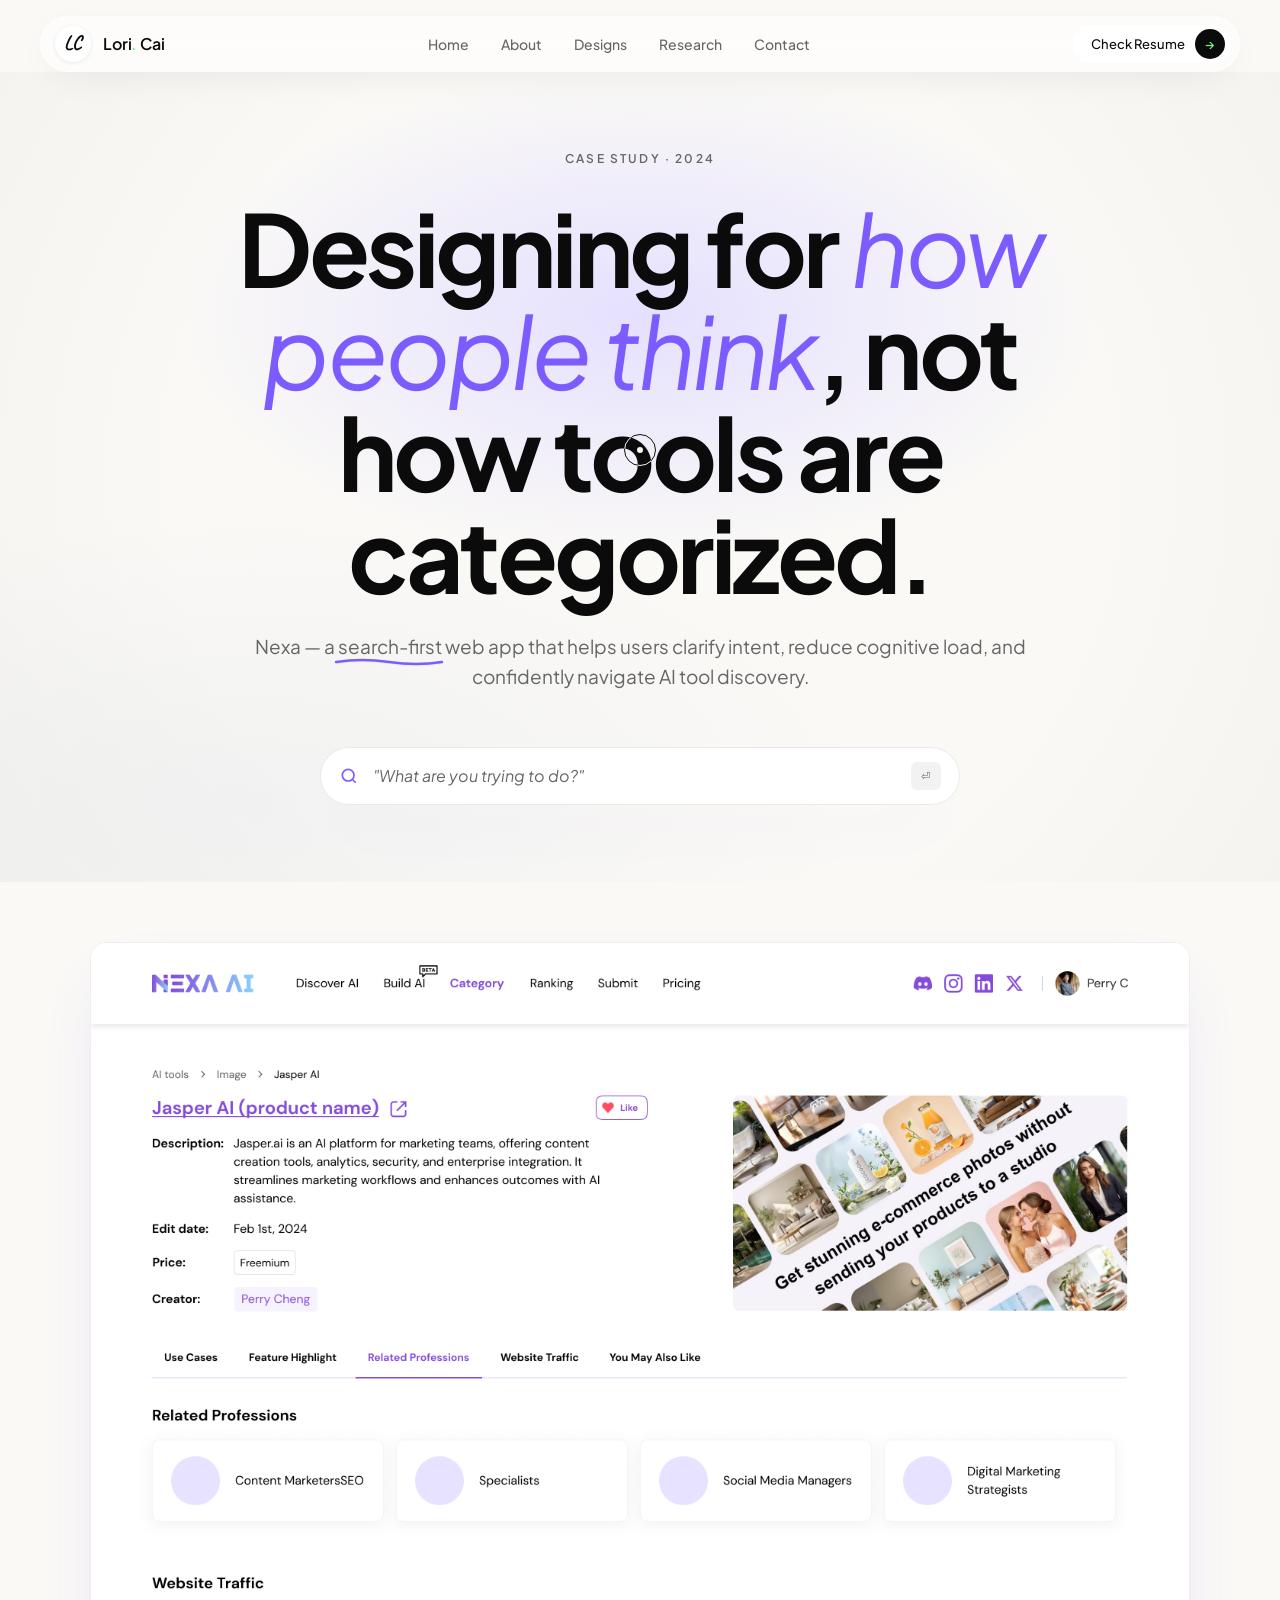
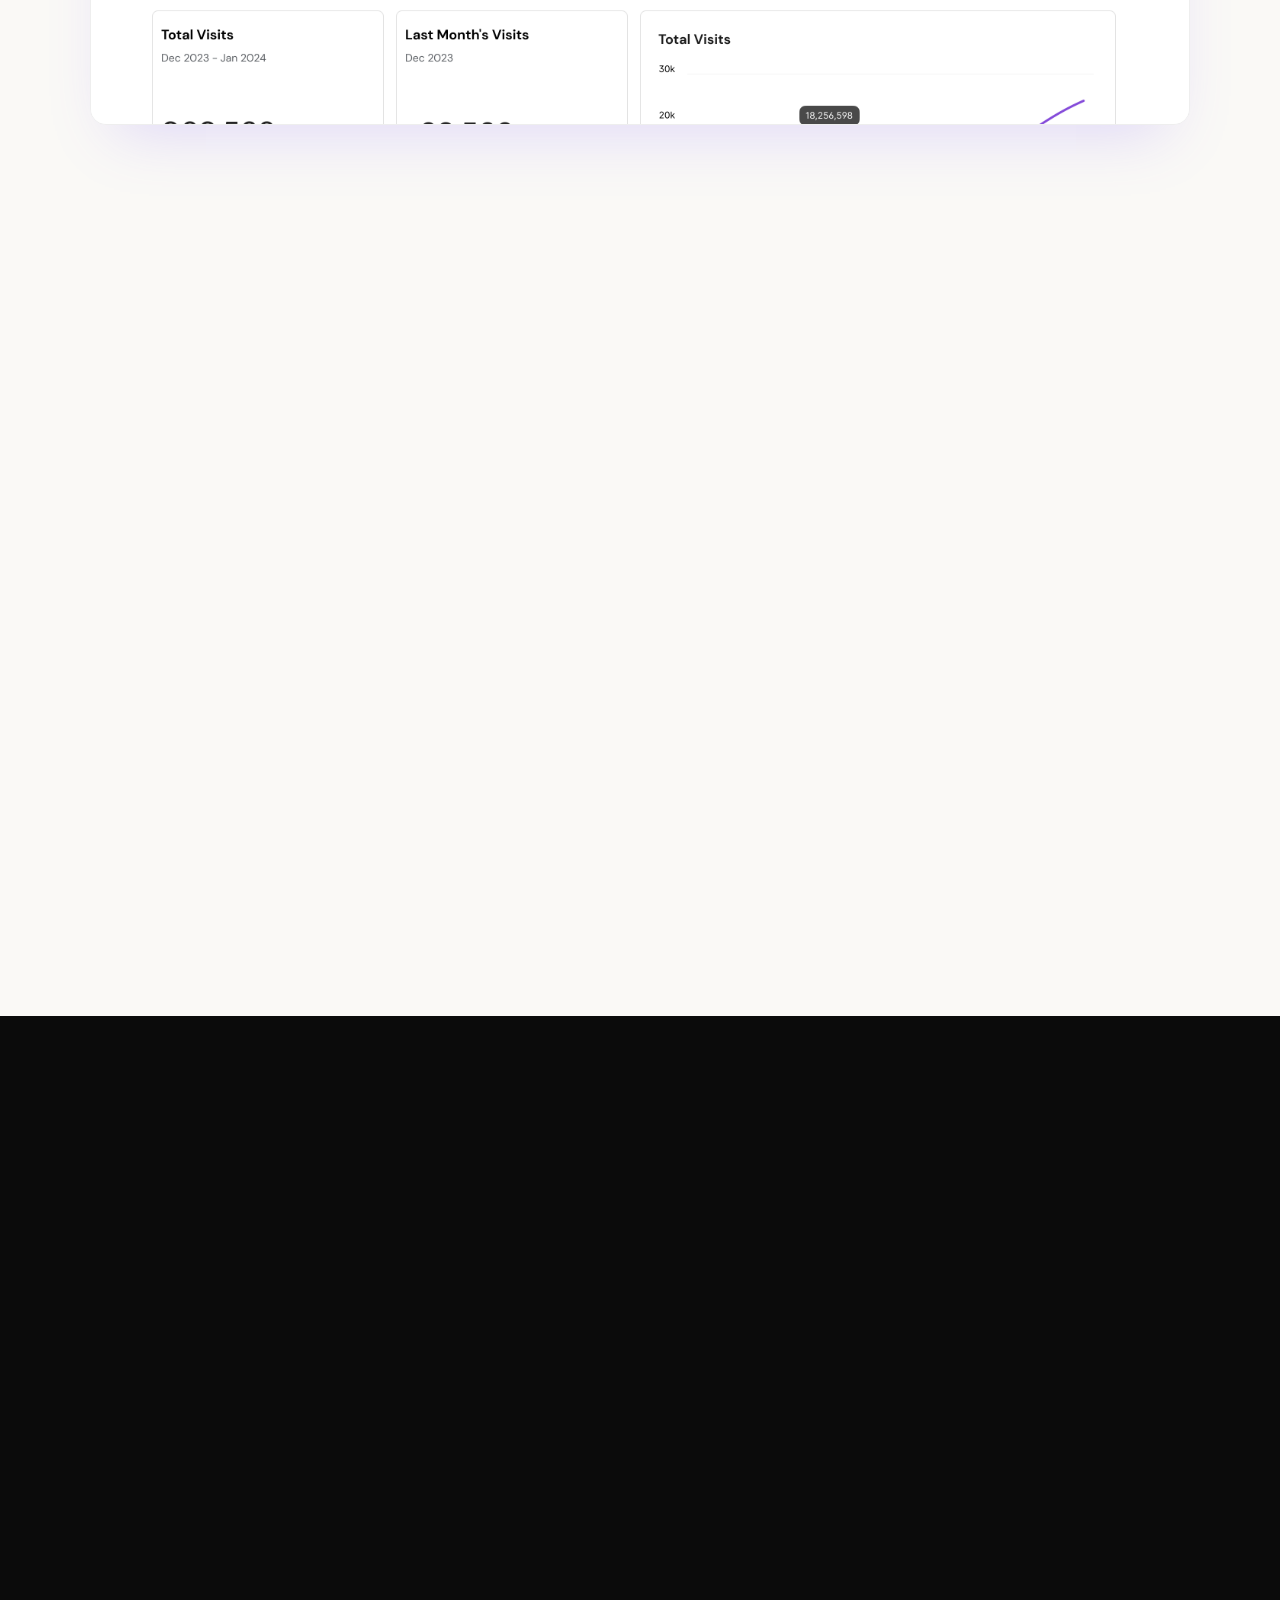
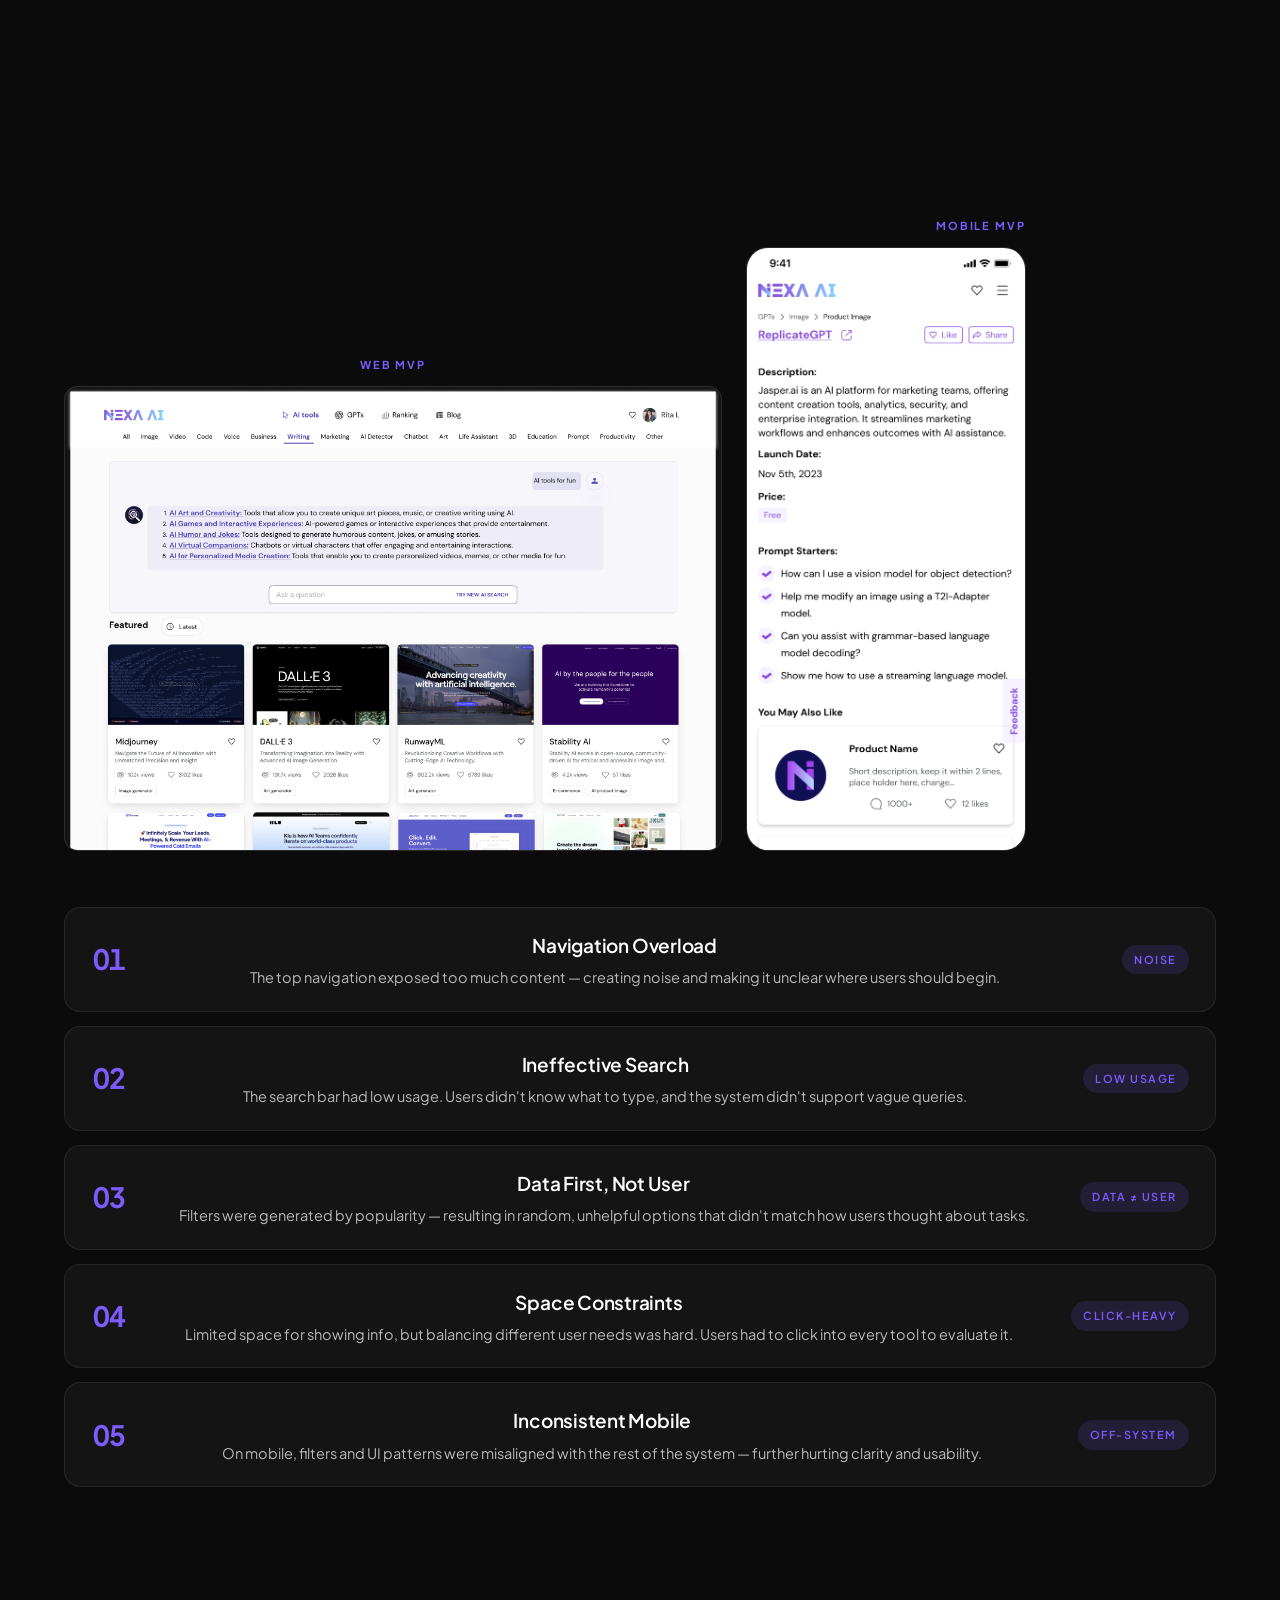
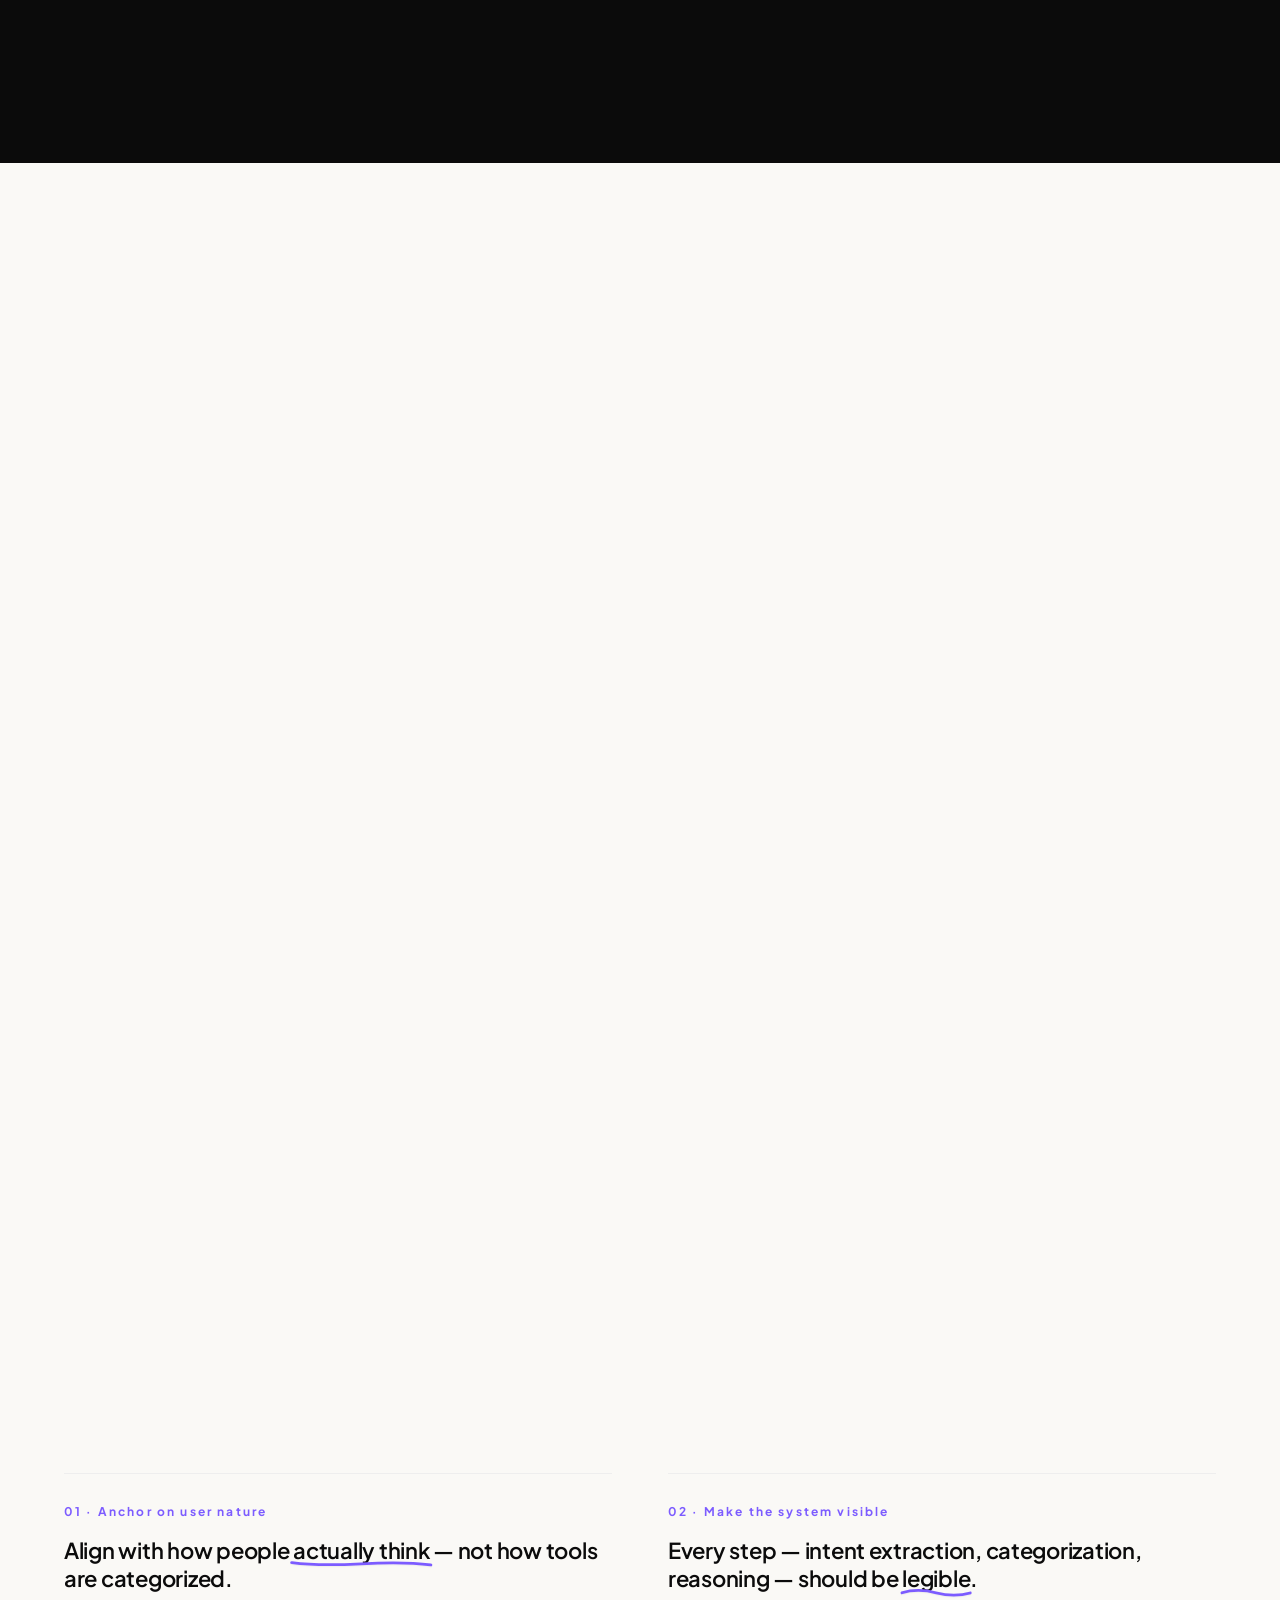
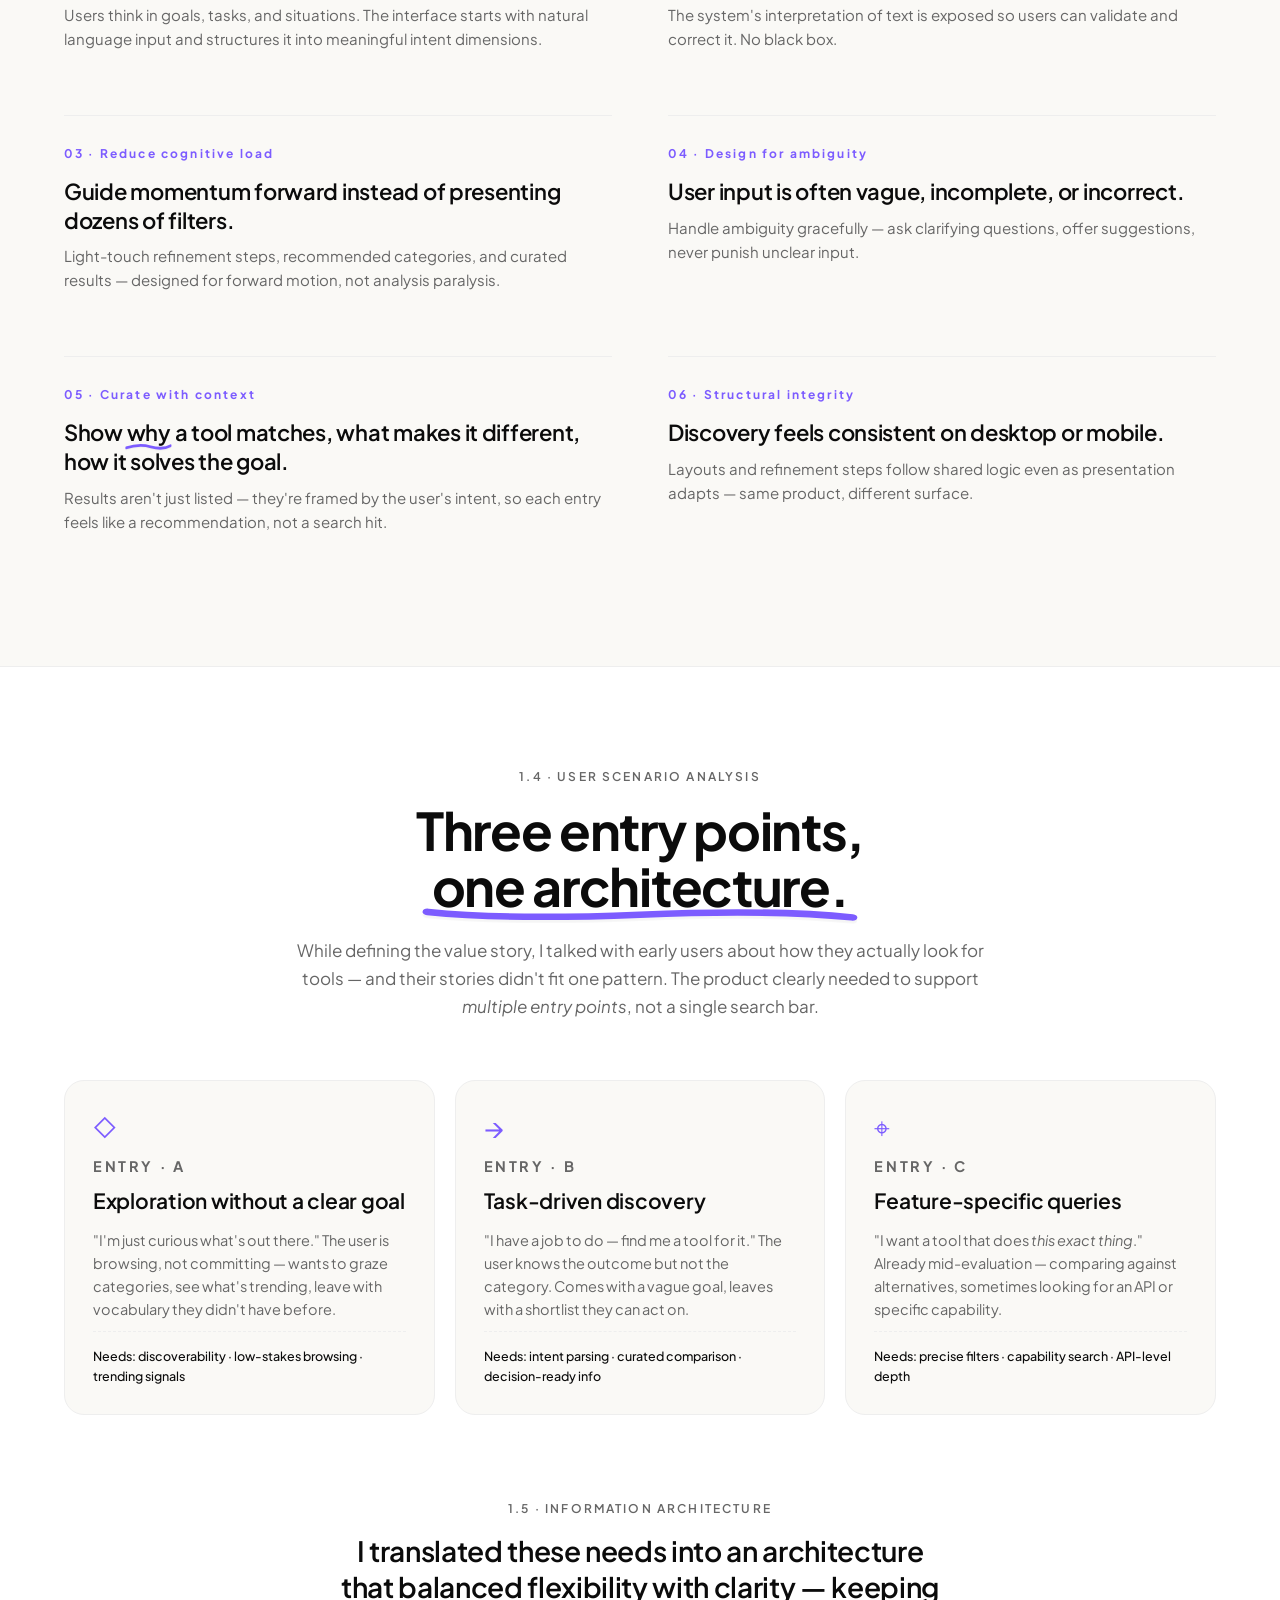
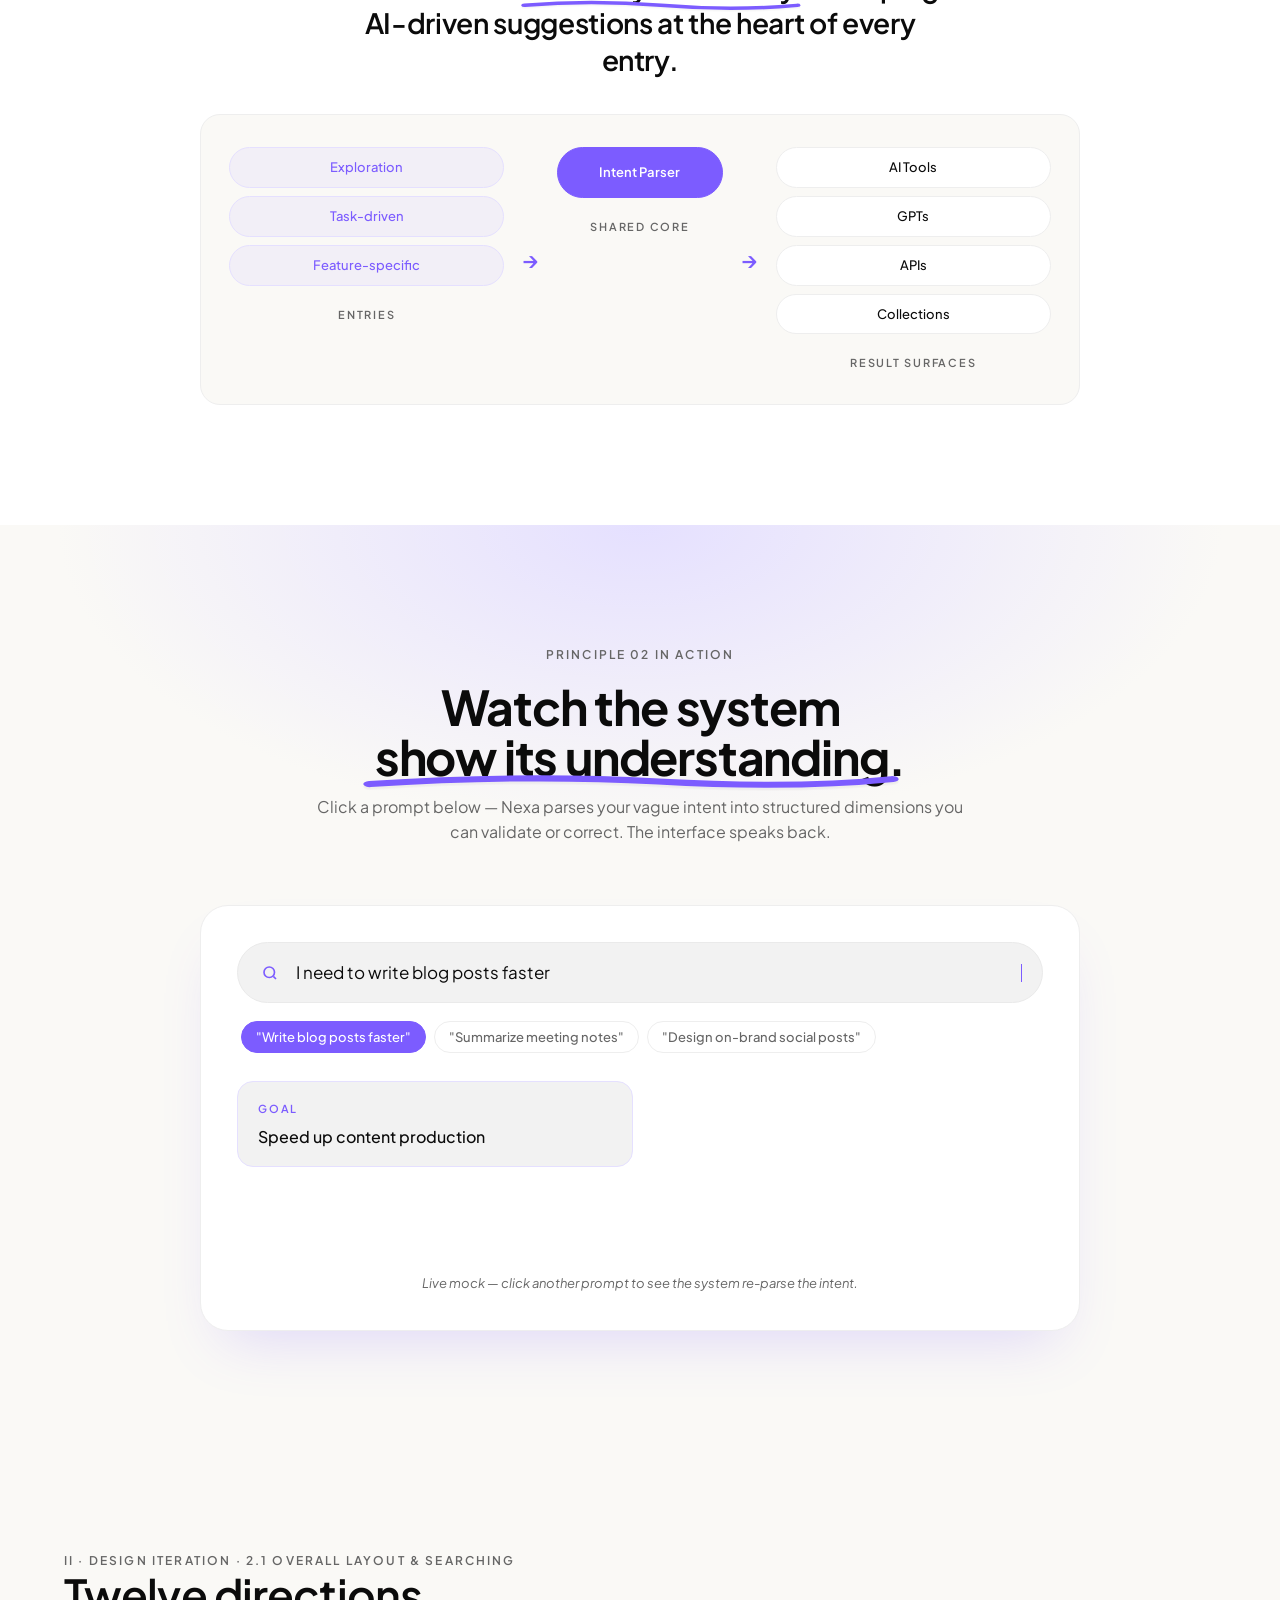
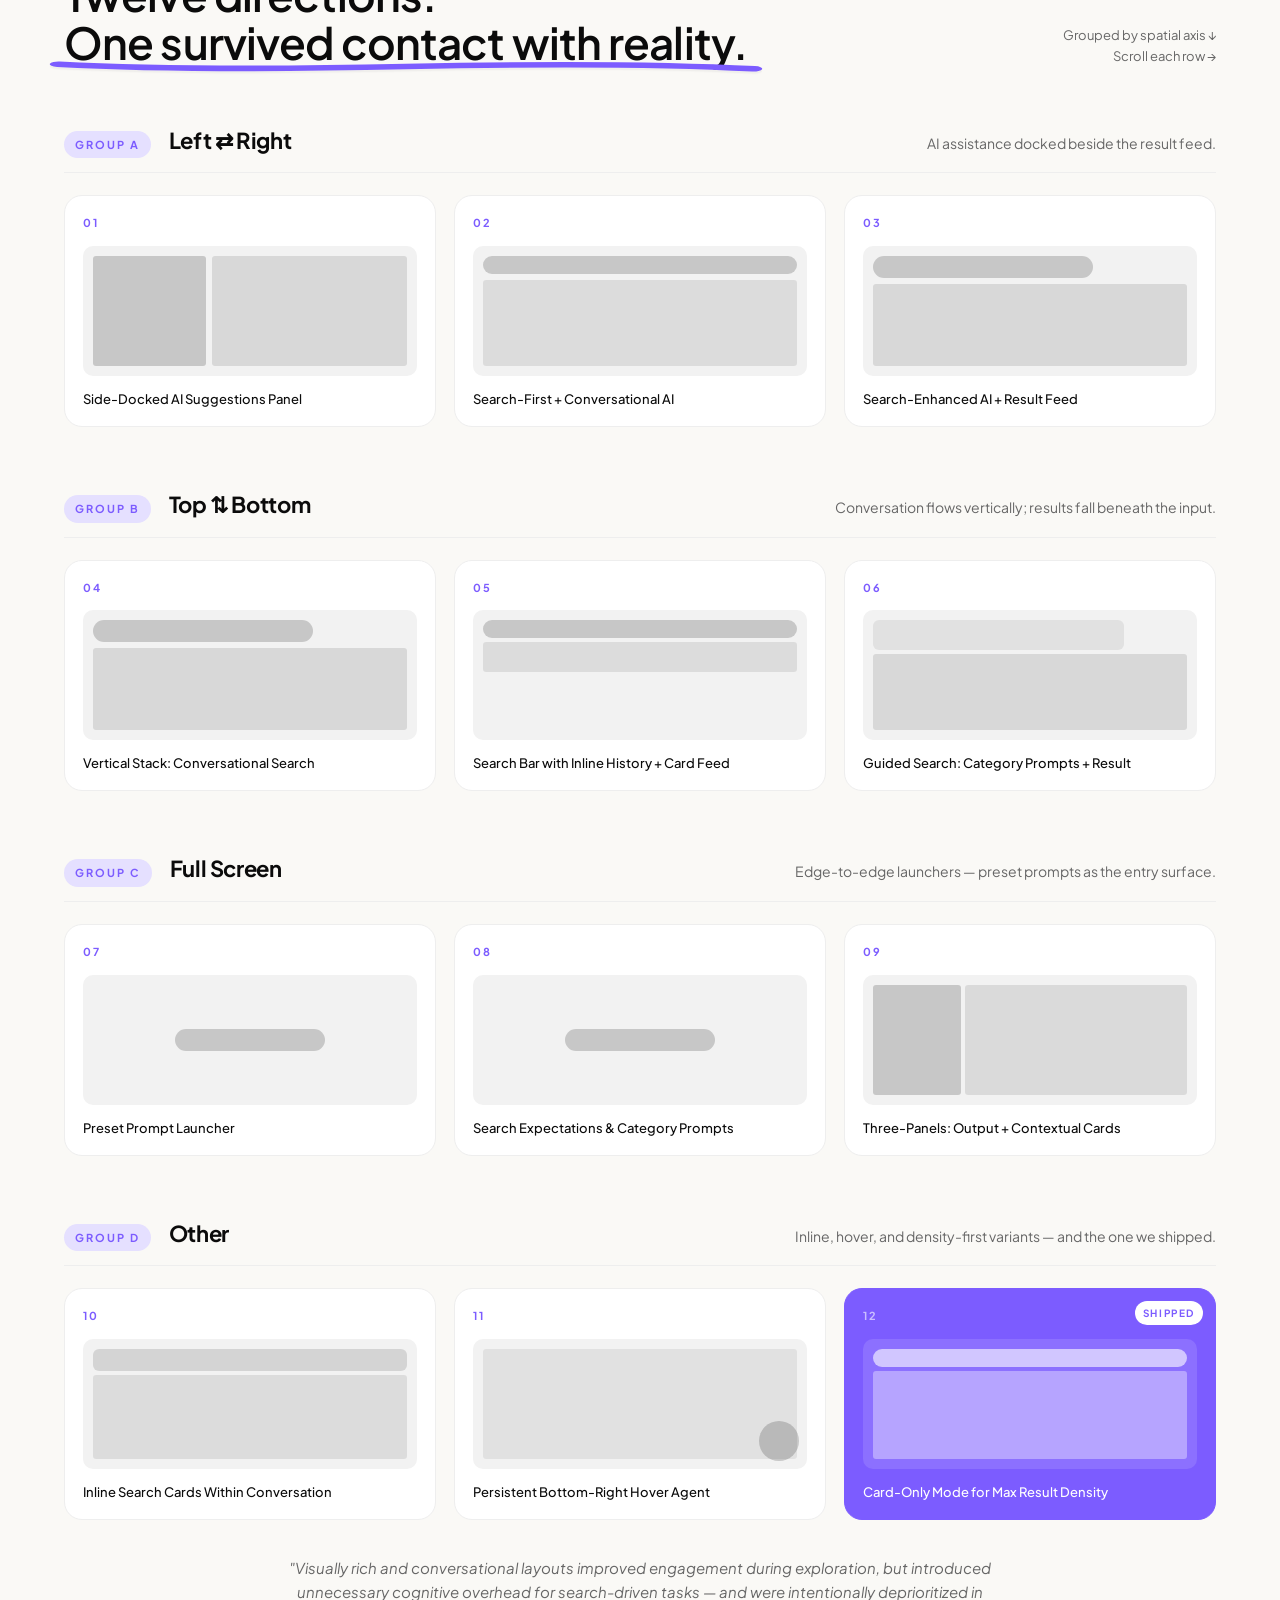
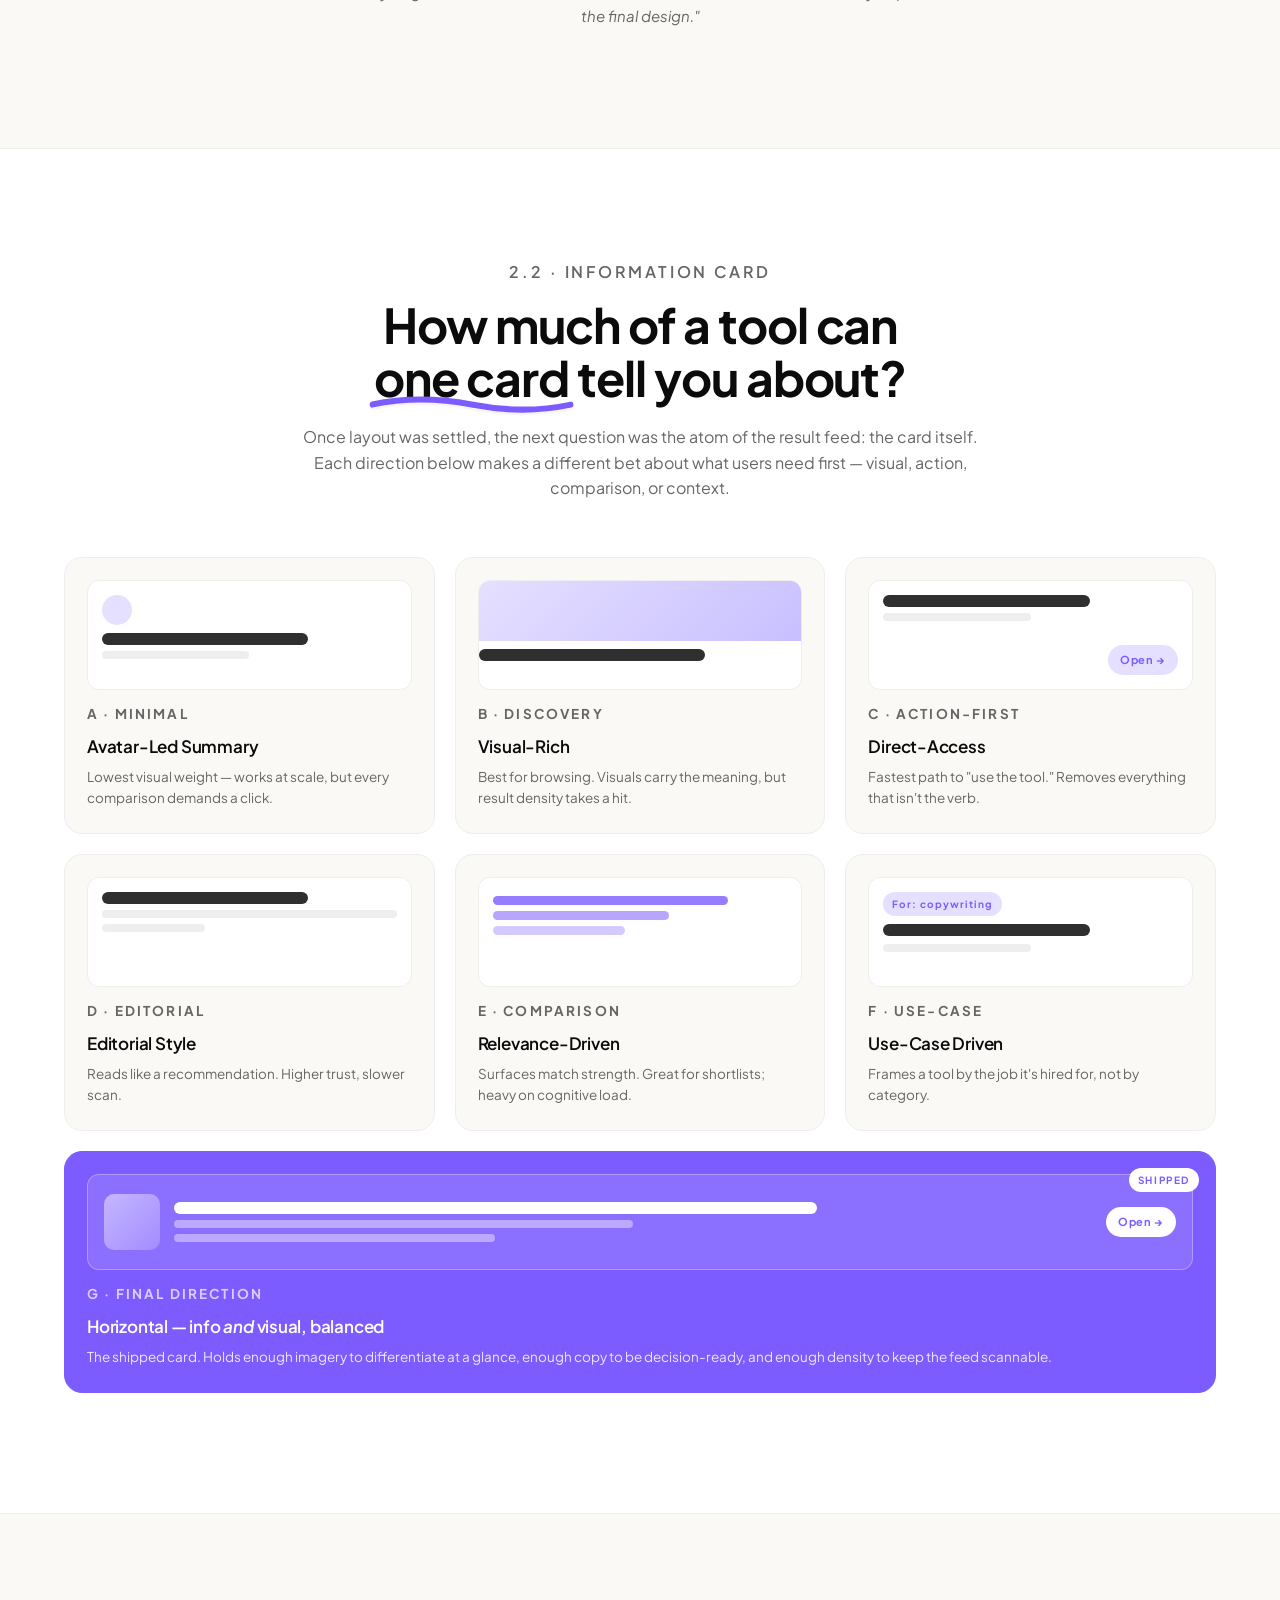
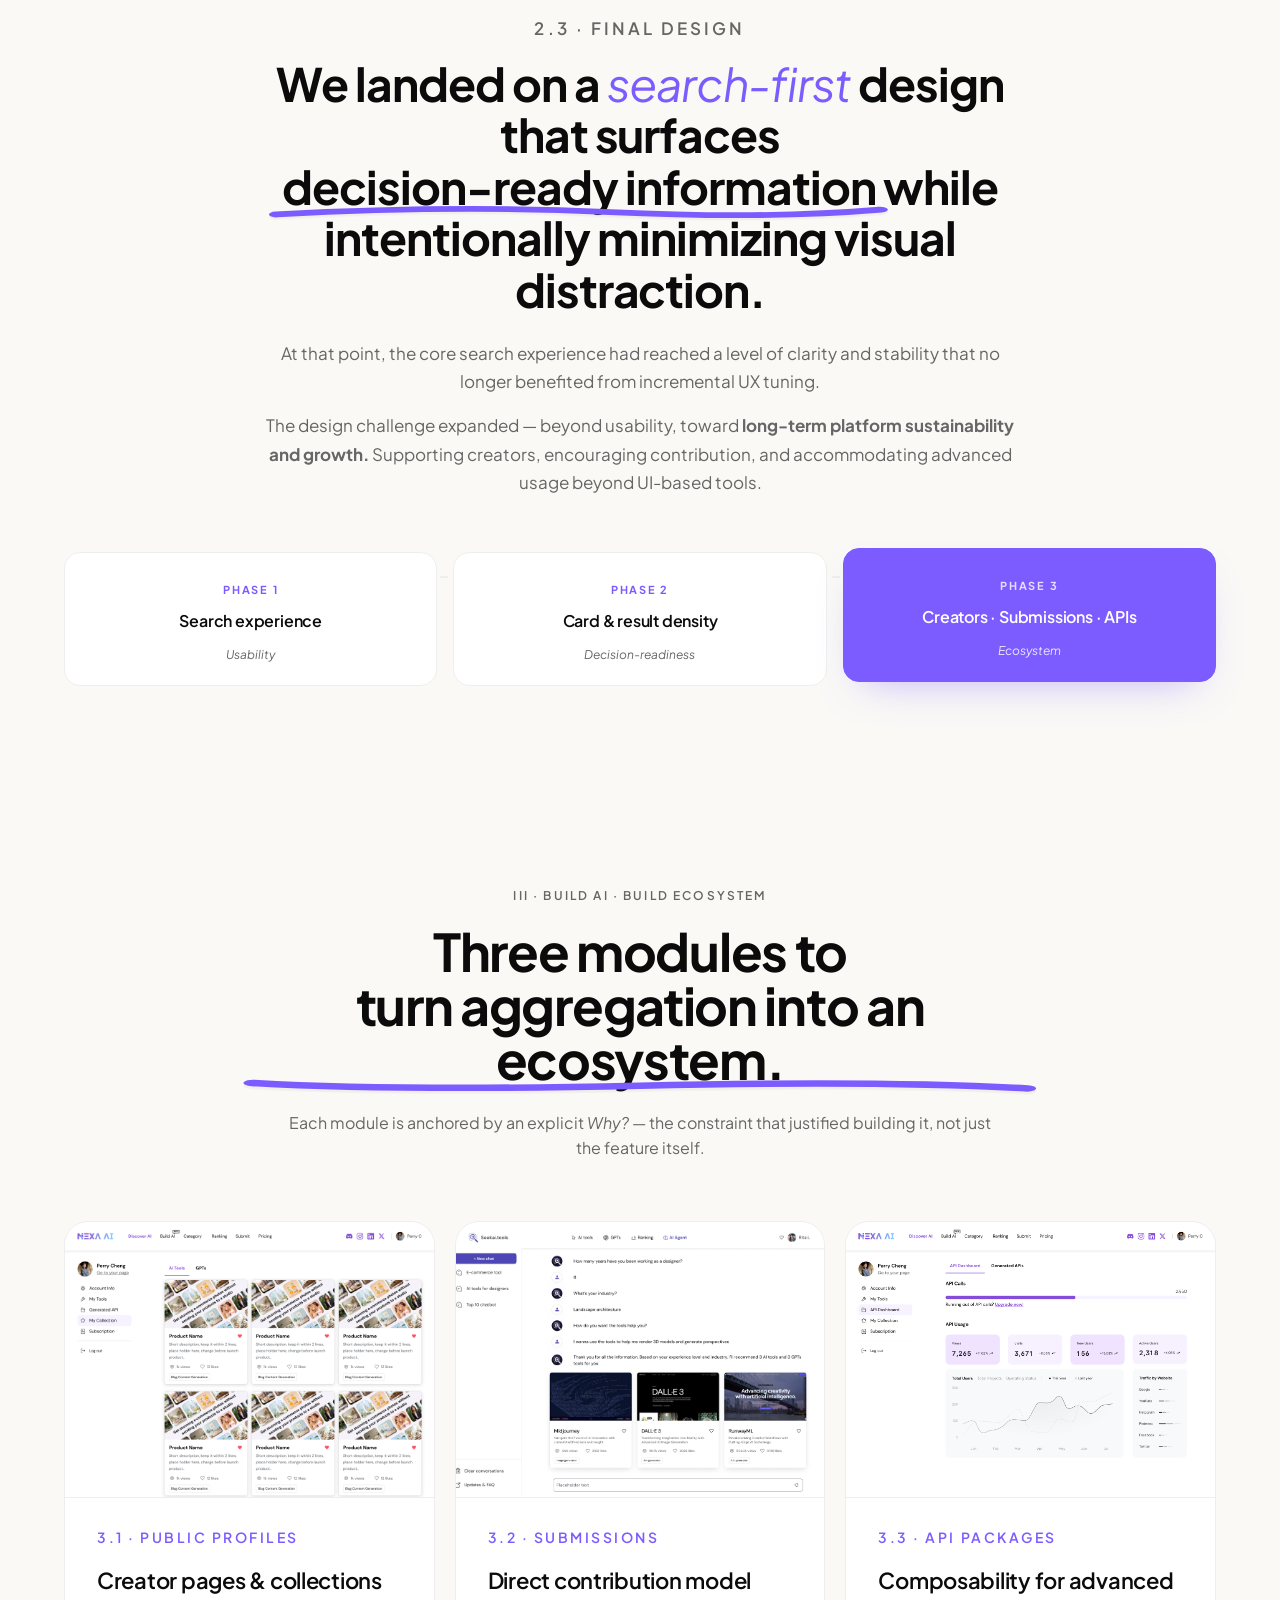
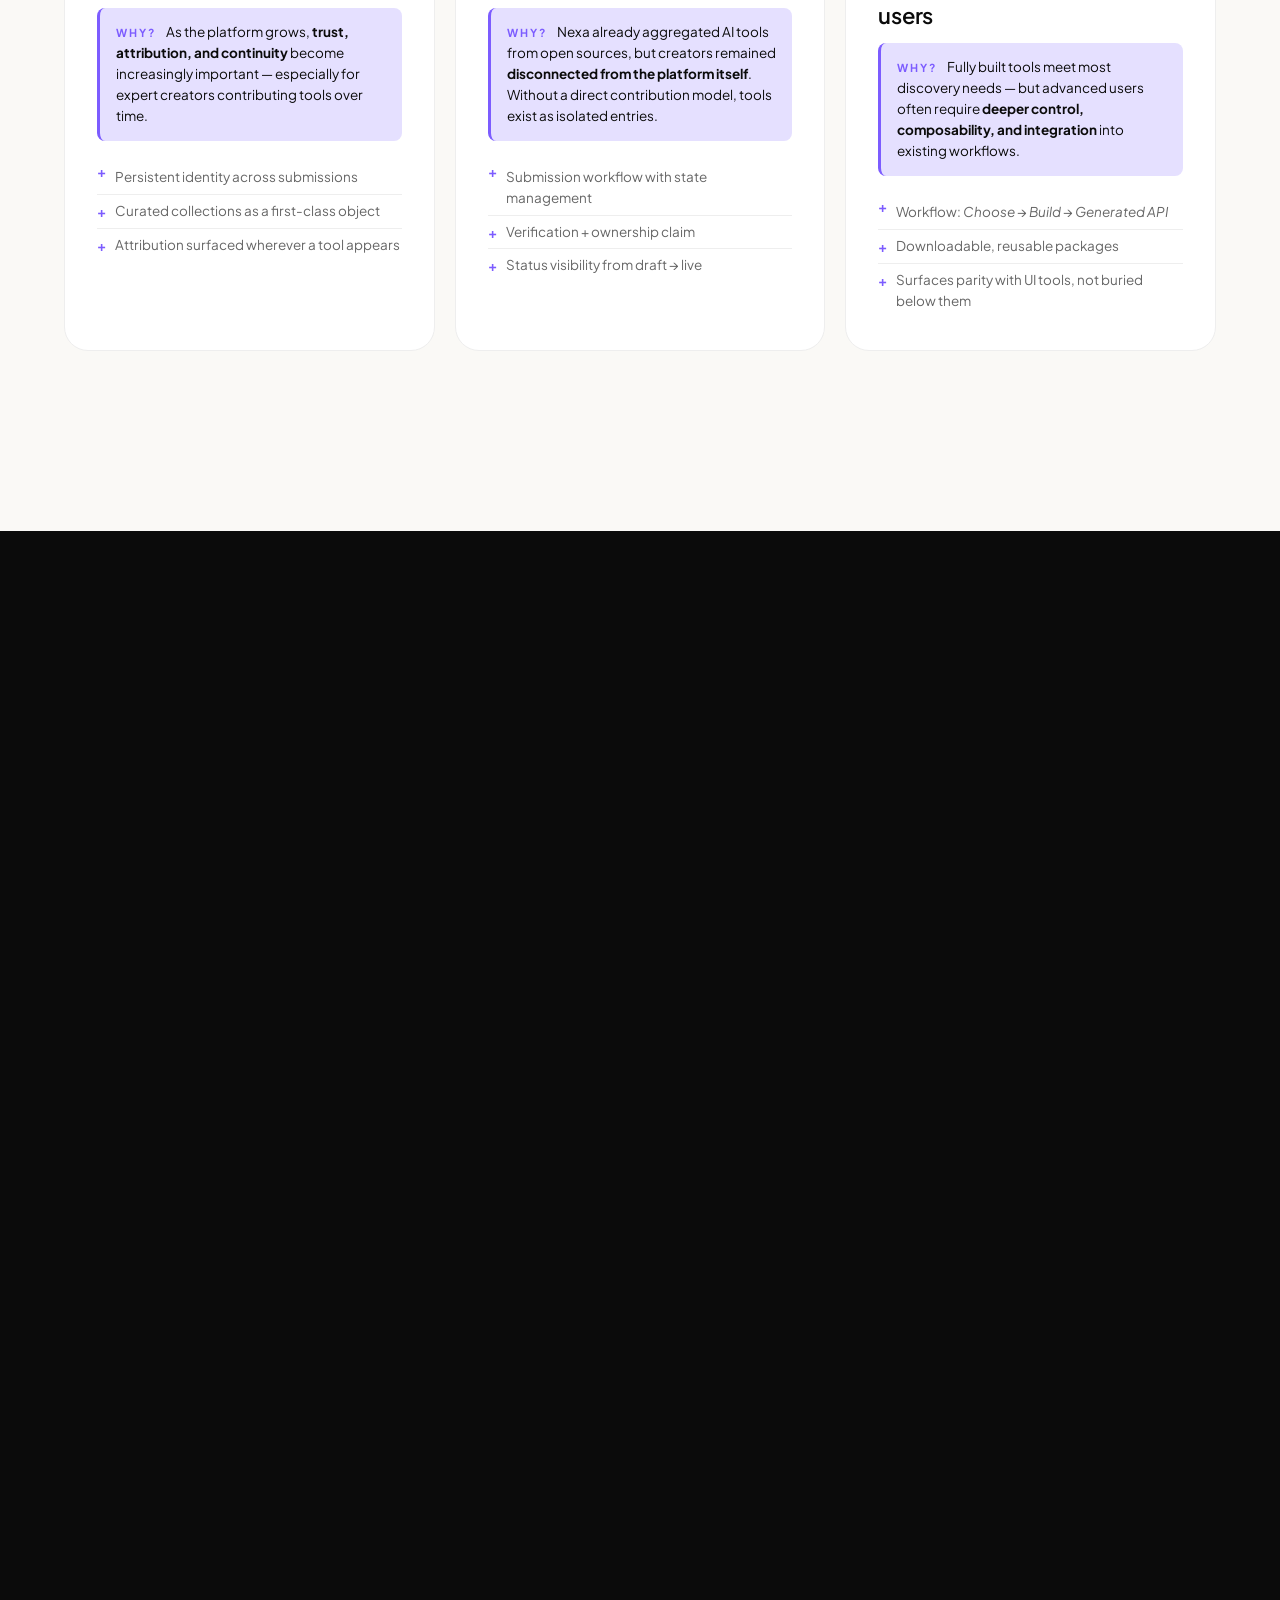
<file: projects/nexa-ai-tools.html>
<!DOCTYPE html>
<html lang="en">
<head>
  <meta charset="UTF-8">
  <meta name="viewport" content="width=device-width, initial-scale=1.0">
  <title>Nexa AI Tools · Lori Cai</title>
  <meta name="description" content="Case study — A search-first AI tool finding web app that helps users clarify intent, reduce cognitive load, and confidently navigate AI tool discovery.">
  <meta property="og:type" content="website">
  <meta property="og:url" content="https://www.leicai99.com/projects/nexa-ai-tools.html">
  <meta property="og:title" content="Nexa AI Tools · Lori Cai">
  <meta property="og:description" content="Case study — A search-first AI tool finding web app that helps users clarify intent, reduce cognitive load, and confidently navigate AI tool discovery.">
  <meta property="og:image" content="https://www.leicai99.com/assets/og.png">
  <meta property="og:image:width" content="1200">
  <meta property="og:image:height" content="630">
  <meta name="twitter:card" content="summary_large_image">
  <meta name="twitter:image" content="https://www.leicai99.com/assets/og.png">
  <link rel="icon" href="/favicon.svg" type="image/svg+xml">
  <link rel="icon" href="/assets/favicon-512.png" type="image/png" sizes="512x512">
  <link rel="apple-touch-icon" href="/assets/apple-touch-icon.png">
  <link rel="preconnect" href="https://fonts.googleapis.com">
  <link rel="preconnect" href="https://fonts.gstatic.com" crossorigin>
  <link href="https://fonts.googleapis.com/css2?family=Inter:ital,wght@0,300;0,400;0,500;0,600;0,700;1,400;1,500&family=Plus+Jakarta+Sans:ital,wght@0,400;0,500;0,600;0,700;0,800;1,500;1,600&family=Caveat:wght@600;700&display=swap" rel="stylesheet">
  <link rel="stylesheet" href="../styles.css">
</head>
<body class="cs-page theme-nexa">
  <header class="site-header">
    <div class="nav-pill">
      <nav class="nav">
        <a href="/" class="logo">
          <span class="logo-monogram">LC</span>
          <span class="logo-name">Lori<span class="dot">.</span> Cai</span>
        </a>
        <div class="nav-center">
          <a href="/">Home</a>
          <a href="/about.html">About</a>
          <a href="/designs.html">Designs</a>
          <a href="/research/">Research</a>
          <a href="/contact.html">Contact</a>
        </div>
        <div class="nav-right">
          <a href="https://docs.google.com/document/d/1YYCmqkbBz23IVgeAIkrZoWJfuecsSlBc/edit?usp=sharing&amp;ouid=109984980377119589344&amp;rtpof=true&amp;sd=true" target="_blank" rel="noopener" class="btn-resume">Check Resume <span class="btn-resume-arrow">→</span></a>
          <button class="nav-toggle" aria-label="Toggle navigation" aria-expanded="false"><span></span><span></span></button>
        </div>
      </nav>
    </div>
  </header>

  <main>

    <!-- HERO — purple wash + decorative search bar -->
    <section class="nexa-hero">
      <div class="nexa-hero-inner cs-reveal">
        <p class="cs-eyebrow" style="margin-bottom: 28px;">Case Study · 2024</p>
        <h1>Designing for <em>how people&nbsp;think</em>, not how tools are categorized.</h1>
        <p class="tagline">Nexa — a <span class="ink">search-first</span> web app that helps users clarify intent, reduce cognitive load, and confidently navigate AI tool discovery.</p>

        <div class="nexa-hero-bar" aria-hidden="true">
          <svg width="20" height="20" viewBox="0 0 24 24" fill="none" stroke="currentColor" stroke-width="2"><circle cx="11" cy="11" r="7"/><path d="m20 20-3.5-3.5"/></svg>
          <span class="placeholder">"What are you trying to do?"</span>
          <span class="kbd">⏎</span>
        </div>
      </div>
    </section>

    <!-- REAL PRODUCT SHOWCASE -->
    <section class="nexa-product-shot">
      <div class="container">
        <div class="nexa-product-shot-frame cs-reveal">
          <img src="/assets/projects/nexa-ai-tools/Homepage-AI_tools_tab-normal_AI_tools.png" alt="Nexa AI Tools · live homepage" loading="lazy">
        </div>
        <p class="nexa-product-caption cs-reveal cs-reveal-delay-1">Live · 5M+ monthly visits</p>
      </div>
    </section>

    <!-- INTRO — compact scope strip + opening narrative -->
    <section style="background: var(--cs-cream); padding: 100px 0 80px;">
      <div class="container">
        <div class="cs-scope cs-reveal" style="margin-top: 0;">
          <h3>Scope of work</h3>
          <dl class="cs-gantt">
            <dt>Product</dt>
            <dd><span class="bar">AI Tool Finding Web App <span class="chip">Web</span></span></dd>

            <dt>Role</dt>
            <dd><span class="bar shift-1">Project Design Intern <span class="chip">Designer</span></span></dd>

            <dt>Timeline</dt>
            <dd><span class="bar shift-2">January – April 2024 <span class="chip">4 months</span></span></dd>

            <dt>Methods</dt>
            <dd><span class="bar shift-3">User Surveys · Personas · Competitive · Journey Maps · Content Strategy <span class="chip">Mixed</span></span></dd>

            <dt>Deliverables</dt>
            <dd><span class="bar shift-4">Core flows · Prioritized features · Hi-fi prototypes · Design System <span class="chip">Shipped</span></span></dd>
          </dl>
        </div>

        <div class="nexa-opening cs-reveal">
          <span class="nexa-opening-mark" aria-hidden="true">“</span>
          <p>When I entered the team, the product had just released its first MVP. My role began with understanding its <span class="ink">real-world performance</span> — reviewing analytic data, observing user behaviors, and interviewing early adopters.</p>
          <p class="nexa-opening-attr">Lori Cai · Project Design Intern · Jan – Apr 2024</p>
        </div>
      </div>
    </section>

    <!-- I. RESEARCH PROCESS · 1.1 MVP CRITIQUE — dark, with critique findings -->
    <section class="cs-dark">
      <div class="container">
        <p class="cs-eyebrow cs-reveal">I · Research Process · 1.1 MVP Critique</p>
        <h2 class="cs-reveal cs-reveal-delay-1">Although the product successfully aggregated thousands of AI tools, <span class="ink">users didn't know how to navigate or express what they needed.</span></h2>
        <p class="cs-sub cs-reveal cs-reveal-delay-2">My first task was examining how users actually interacted with the MVP across web and mobile. The critique surfaced <strong>five categorical issues</strong> — none about the catalog itself, all about the gap between user intent and system behavior.</p>

        <div class="nexa-mvp-platforms cs-reveal cs-reveal-delay-2">
          <figure class="nexa-mvp-platform">
            <span class="nexa-mvp-label">Web MVP</span>
            <div class="nexa-mvp-frame nexa-mvp-frame--web">
              <img src="/assets/projects/nexa-ai-tools/efds.png" alt="Nexa MVP — original web homepage with a 17-item category nav and low-visibility search" loading="lazy">
            </div>
          </figure>
          <figure class="nexa-mvp-platform">
            <span class="nexa-mvp-label">Mobile MVP</span>
            <div class="nexa-mvp-frame nexa-mvp-frame--mobile">
              <img src="/assets/projects/nexa-ai-tools/iPhone_14_15_Pro_-_399.png" alt="Nexa MVP — original mobile experience" loading="lazy">
            </div>
          </figure>
        </div>

        <ol class="nexa-critique-list cs-reveal cs-reveal-delay-3" aria-label="Five MVP critique findings">
          <li>
            <span class="nexa-crit-num">01</span>
            <div class="nexa-crit-body">
              <h4>Navigation Overload</h4>
              <p>The top navigation exposed too much content — creating noise and making it unclear where users should begin.</p>
            </div>
            <span class="nexa-crit-tag">Noise</span>
          </li>
          <li>
            <span class="nexa-crit-num">02</span>
            <div class="nexa-crit-body">
              <h4>Ineffective Search</h4>
              <p>The search bar had low usage. Users didn't know what to type, and the system didn't support vague queries.</p>
            </div>
            <span class="nexa-crit-tag">Low usage</span>
          </li>
          <li>
            <span class="nexa-crit-num">03</span>
            <div class="nexa-crit-body">
              <h4>Data First, Not User</h4>
              <p>Filters were generated by popularity — resulting in random, unhelpful options that didn't match how users thought about tasks.</p>
            </div>
            <span class="nexa-crit-tag">Data ≠ user</span>
          </li>
          <li>
            <span class="nexa-crit-num">04</span>
            <div class="nexa-crit-body">
              <h4>Space Constraints</h4>
              <p>Limited space for showing info, but balancing different user needs was hard. Users had to click into every tool to evaluate it.</p>
            </div>
            <span class="nexa-crit-tag">Click-heavy</span>
          </li>
          <li>
            <span class="nexa-crit-num">05</span>
            <div class="nexa-crit-body">
              <h4>Inconsistent Mobile</h4>
              <p>On mobile, filters and UI patterns were misaligned with the rest of the system — further hurting clarity and usability.</p>
            </div>
            <span class="nexa-crit-tag">Off-system</span>
          </li>
        </ol>

        <p class="cs-stats-foot cs-reveal" style="margin-top: 56px;">
          Reframed as an HMW —
          <strong><em>"How might we</em> create an intuitive, intent-aware discovery experience that helps users start easily, refine confidently, and evaluate tools with minimal effort?"</strong>
        </p>
      </div>
    </section>

    <!-- 1.2 INDUSTRY CONTEXT — turning point + ecosystem framing -->
    <section class="nexa-industry">
      <div class="container">
        <div class="nexa-industry-grid">
          <div class="nexa-industry-lede cs-reveal">
            <p class="cs-eyebrow">1.2 · Understand the Industry</p>
            <h2>2024 — when people stopped <span class="ink">searching</span> and started <em>asking</em>.</h2>
          </div>
          <div class="nexa-industry-body">
            <p class="cs-reveal cs-reveal-delay-1">2024 marked a turning point in how people interacted with AI. As large language models became mainstream, users grew more comfortable expressing needs in <strong>natural language</strong> — but far less comfortable navigating categories, keywords, or technical terminology.</p>
            <p class="cs-reveal cs-reveal-delay-2">Most users knew what they wanted to <em>achieve</em>, but not what kind of AI tool, GPT, or API could help them do it. Meanwhile, the ecosystem expanded faster than user literacy: thousands of tools, overlapping features, inconsistent naming, and unclear differentiation.</p>
          </div>
        </div>

        <div class="nexa-industry-pulse cs-reveal cs-reveal-delay-2" aria-hidden="true">
          <div class="nexa-pulse-row">
            <span class="nexa-pulse-bar" style="--w: 28%; --d: 0s;"></span>
            <span class="nexa-pulse-label">User literacy</span>
          </div>
          <div class="nexa-pulse-row">
            <span class="nexa-pulse-bar nexa-pulse-bar--accent" style="--w: 92%; --d: .15s;"></span>
            <span class="nexa-pulse-label">AI tool count</span>
          </div>
          <div class="nexa-pulse-row">
            <span class="nexa-pulse-bar" style="--w: 64%; --d: .3s;"></span>
            <span class="nexa-pulse-label">Naming overlap</span>
          </div>
          <div class="nexa-pulse-row">
            <span class="nexa-pulse-bar" style="--w: 80%; --d: .45s;"></span>
            <span class="nexa-pulse-label">Differentiation gap</span>
          </div>
          <p class="nexa-pulse-foot">Relative growth, 2022 → 2024 · directional, not measured</p>
        </div>
      </div>
    </section>

    <!-- PRINCIPLES — numbered ladder, not tilted cards -->
    <section class="nexa-principles">
      <div class="container">
        <p class="cs-eyebrow cs-reveal" style="text-align:center;">1.3 · Six AI Product Design Principles</p>
        <h2 class="cs-display cs-reveal" style="font-size:clamp(34px,4.5vw,56px); text-align:center; margin:18px auto 0; max-width:20ch;">By aligning model strengths with market needs, I shaped the value proposition that became the <span class="ink">north star of every design decision.</span></h2>

        <div class="nexa-principles-grid">
          <article class="nexa-principle cs-reveal">
            <span class="num">01 ·  Anchor on user nature</span>
            <h4>Align with how people <span class="ink">actually think</span> — not how tools are categorized.</h4>
            <p>Users think in goals, tasks, and situations. The interface starts with natural language input and structures it into meaningful intent dimensions.</p>
          </article>
          <article class="nexa-principle cs-reveal cs-reveal-delay-1">
            <span class="num">02 ·  Make the system visible</span>
            <h4>Every step — intent extraction, categorization, reasoning — should be <span class="ink">legible</span>.</h4>
            <p>The system's interpretation of text is exposed so users can validate and correct it. No black box.</p>
          </article>
          <article class="nexa-principle cs-reveal cs-reveal-delay-2">
            <span class="num">03 ·  Reduce cognitive load</span>
            <h4>Guide momentum forward instead of presenting dozens of filters.</h4>
            <p>Light-touch refinement steps, recommended categories, and curated results — designed for forward motion, not analysis paralysis.</p>
          </article>
          <article class="nexa-principle cs-reveal cs-reveal-delay-3">
            <span class="num">04 ·  Design for ambiguity</span>
            <h4>User input is often vague, incomplete, or incorrect.</h4>
            <p>Handle ambiguity gracefully — ask clarifying questions, offer suggestions, never punish unclear input.</p>
          </article>
          <article class="nexa-principle cs-reveal">
            <span class="num">05 ·  Curate with context</span>
            <h4>Show <span class="ink">why</span> a tool matches, what makes it different, how it solves the goal.</h4>
            <p>Results aren't just listed — they're framed by the user's intent, so each entry feels like a recommendation, not a search hit.</p>
          </article>
          <article class="nexa-principle cs-reveal cs-reveal-delay-1">
            <span class="num">06 ·  Structural integrity</span>
            <h4>Discovery feels consistent on desktop or mobile.</h4>
            <p>Layouts and refinement steps follow shared logic even as presentation adapts — same product, different surface.</p>
          </article>
        </div>
      </div>
    </section>

    <!-- 1.4 USER SCENARIOS + 1.5 INFORMATION ARCHITECTURE -->
    <section class="nexa-scenarios">
      <div class="container">
        <div class="nexa-scenarios-head cs-reveal">
          <p class="cs-eyebrow">1.4 · User Scenario Analysis</p>
          <h2>Three entry points, <span class="ink">one architecture.</span></h2>
          <p class="nexa-scenarios-lede">While defining the value story, I talked with early users about how they actually look for tools — and their stories didn't fit one pattern. The product clearly needed to support <em>multiple entry points</em>, not a single search bar.</p>
        </div>

        <div class="nexa-scenario-grid">
          <article class="nexa-scenario cs-reveal">
            <span class="nexa-scenario-glyph" aria-hidden="true">◇</span>
            <p class="nexa-scenario-tag">Entry · A</p>
            <h4>Exploration without a clear goal</h4>
            <p>"I'm just curious what's out there." The user is browsing, not committing — wants to graze categories, see what's trending, leave with vocabulary they didn't have before.</p>
            <p class="nexa-scenario-need">Needs: discoverability · low-stakes browsing · trending signals</p>
          </article>
          <article class="nexa-scenario cs-reveal cs-reveal-delay-1">
            <span class="nexa-scenario-glyph" aria-hidden="true">→</span>
            <p class="nexa-scenario-tag">Entry · B</p>
            <h4>Task-driven discovery</h4>
            <p>"I have a job to do — find me a tool for it." The user knows the outcome but not the category. Comes with a vague goal, leaves with a shortlist they can act on.</p>
            <p class="nexa-scenario-need">Needs: intent parsing · curated comparison · decision-ready info</p>
          </article>
          <article class="nexa-scenario cs-reveal cs-reveal-delay-2">
            <span class="nexa-scenario-glyph" aria-hidden="true">⌖</span>
            <p class="nexa-scenario-tag">Entry · C</p>
            <h4>Feature-specific queries</h4>
            <p>"I want a tool that does <em>this exact thing</em>." Already mid-evaluation — comparing against alternatives, sometimes looking for an API or specific capability.</p>
            <p class="nexa-scenario-need">Needs: precise filters · capability search · API-level depth</p>
          </article>
        </div>

        <div class="nexa-ia cs-reveal cs-reveal-delay-2">
          <p class="cs-eyebrow">1.5 · Information Architecture</p>
          <h3>I translated these needs into an architecture that balanced <span class="ink">flexibility with clarity</span> — keeping AI-driven suggestions at the heart of every entry.</h3>
          <div class="nexa-ia-diagram" aria-label="Information architecture overview">
            <div class="nexa-ia-col">
              <span class="nexa-ia-pill nexa-ia-pill--entry">Exploration</span>
              <span class="nexa-ia-pill nexa-ia-pill--entry">Task-driven</span>
              <span class="nexa-ia-pill nexa-ia-pill--entry">Feature-specific</span>
              <span class="nexa-ia-col-label">Entries</span>
            </div>
            <span class="nexa-ia-arrow" aria-hidden="true">→</span>
            <div class="nexa-ia-col">
              <span class="nexa-ia-pill nexa-ia-pill--core">Intent Parser</span>
              <span class="nexa-ia-col-label">Shared core</span>
            </div>
            <span class="nexa-ia-arrow" aria-hidden="true">→</span>
            <div class="nexa-ia-col">
              <span class="nexa-ia-pill">AI Tools</span>
              <span class="nexa-ia-pill">GPTs</span>
              <span class="nexa-ia-pill">APIs</span>
              <span class="nexa-ia-pill">Collections</span>
              <span class="nexa-ia-col-label">Result surfaces</span>
            </div>
          </div>
        </div>
      </div>
    </section>

    <!-- THE SIGNATURE INTERACTION — Search demo -->
    <section class="nexa-demo-section">
      <div class="container">
        <p class="cs-eyebrow cs-reveal" style="text-align:center;">Principle 02 in action</p>
        <h2 class="cs-display cs-reveal" style="font-size:clamp(30px,4.2vw,48px); text-align:center; margin:18px auto 12px; max-width:22ch;">Watch the system <span class="ink">show its understanding</span>.</h2>
        <p class="cs-reveal cs-reveal-delay-1" style="text-align:center; color: var(--muted); max-width: 56ch; margin: 0 auto;">Click a prompt below — Nexa parses your vague intent into structured dimensions you can validate or correct. The interface speaks back.</p>

        <div class="nexa-demo cs-reveal cs-reveal-delay-2"
             data-prompts='[
               {"text":"I need to write blog posts faster","goal":"Speed up content production","task":"Long-form writing","situation":"Solo creator · weekly cadence","tools":"Jasper · Notion AI · Lex"},
               {"text":"Summarize my meeting notes automatically","goal":"Reduce post-meeting overhead","task":"Audio + text summarization","situation":"Remote team · daily standups","tools":"Otter.ai · Fireflies · Tactiq"},
               {"text":"Design social posts that match my brand","goal":"Maintain visual consistency at scale","task":"Templated graphics generation","situation":"Marketer · multi-channel · brand kit","tools":"Canva Magic Design · Adobe Express · Beautiful.ai"}
             ]'>

          <div class="nexa-demo-bar">
            <span class="icon">
              <svg width="18" height="18" viewBox="0 0 24 24" fill="none" stroke="currentColor" stroke-width="2.2"><circle cx="11" cy="11" r="7"/><path d="m20 20-3.5-3.5"/></svg>
            </span>
            <span class="nexa-demo-input"></span><span class="caret"></span>
          </div>

          <div class="nexa-demo-suggestions">
            <button type="button" class="suggestion">"Write blog posts faster"</button>
            <button type="button" class="suggestion">"Summarize meeting notes"</button>
            <button type="button" class="suggestion">"Design on-brand social posts"</button>
          </div>

          <div class="nexa-demo-cards" aria-live="polite"></div>

          <p class="nexa-demo-foot">Live mock — click another prompt to see the system re-parse the intent.</p>
        </div>
      </div>
    </section>

    <!-- II. DESIGN ITERATION · 2.1 LAYOUT EXPLORATIONS — grouped by axis -->
    <section class="nexa-layouts">
      <div class="container">
        <div class="head cs-reveal">
          <div>
            <p class="cs-eyebrow">II · Design Iteration · 2.1 Overall Layout &amp; Searching</p>
            <h2>Twelve directions. <span class="ink">One survived contact with reality.</span></h2>
          </div>
          <p class="meta">Grouped by spatial axis ↓<br>Scroll each row →</p>
        </div>

        <div class="nexa-layout-group cs-reveal">
          <div class="nexa-layout-group-head">
            <span class="nexa-layout-group-tag">Group A</span>
            <h3>Left ⇄ Right</h3>
            <p>AI assistance docked beside the result feed.</p>
          </div>
          <ol class="nexa-layout-track" aria-label="Left-right layout explorations">
            <li><span class="num">01</span><div class="wireframe w-side"></div><span class="label">Side-Docked AI Suggestions Panel</span></li>
            <li><span class="num">02</span><div class="wireframe w-search"></div><span class="label">Search-First + Conversational AI</span></li>
            <li><span class="num">03</span><div class="wireframe w-stack"></div><span class="label">Search-Enhanced AI + Result Feed</span></li>
          </ol>
        </div>

        <div class="nexa-layout-group cs-reveal cs-reveal-delay-1">
          <div class="nexa-layout-group-head">
            <span class="nexa-layout-group-tag">Group B</span>
            <h3>Top ⇅ Bottom</h3>
            <p>Conversation flows vertically; results fall beneath the input.</p>
          </div>
          <ol class="nexa-layout-track" aria-label="Top-bottom layout explorations">
            <li><span class="num">04</span><div class="wireframe w-stack"></div><span class="label">Vertical Stack: Conversational Search</span></li>
            <li><span class="num">05</span><div class="wireframe w-history"></div><span class="label">Search Bar with Inline History + Card Feed</span></li>
            <li><span class="num">06</span><div class="wireframe w-guided"></div><span class="label">Guided Search: Category Prompts + Result</span></li>
          </ol>
        </div>

        <div class="nexa-layout-group cs-reveal cs-reveal-delay-2">
          <div class="nexa-layout-group-head">
            <span class="nexa-layout-group-tag">Group C</span>
            <h3>Full Screen</h3>
            <p>Edge-to-edge launchers — preset prompts as the entry surface.</p>
          </div>
          <ol class="nexa-layout-track" aria-label="Full-screen layout explorations">
            <li><span class="num">07</span><div class="wireframe w-launch"></div><span class="label">Preset Prompt Launcher</span></li>
            <li><span class="num">08</span><div class="wireframe w-launch"></div><span class="label">Search Expectations &amp; Category Prompts</span></li>
            <li><span class="num">09</span><div class="wireframe w-three"></div><span class="label">Three-Panels: Output + Contextual Cards</span></li>
          </ol>
        </div>

        <div class="nexa-layout-group cs-reveal cs-reveal-delay-3">
          <div class="nexa-layout-group-head">
            <span class="nexa-layout-group-tag">Group D</span>
            <h3>Other</h3>
            <p>Inline, hover, and density-first variants — and the one we shipped.</p>
          </div>
          <ol class="nexa-layout-track" aria-label="Other layout explorations">
            <li><span class="num">10</span><div class="wireframe w-inline"></div><span class="label">Inline Search Cards Within Conversation</span></li>
            <li><span class="num">11</span><div class="wireframe w-hover"></div><span class="label">Persistent Bottom-Right Hover Agent</span></li>
            <li class="is-shipped"><span class="num">12</span><div class="wireframe w-ship"></div><span class="label">Card-Only Mode for Max Result Density</span><span class="shipped-flag">Shipped</span></li>
          </ol>
        </div>

        <p class="cs-reveal cs-reveal-delay-3" style="max-width: 64ch; margin: 32px auto 0; text-align: center; color: var(--muted); font-size: 15px; font-style: italic;">"Visually rich and conversational layouts improved engagement during exploration, but introduced unnecessary cognitive overhead for search-driven tasks — and were intentionally deprioritized in the final design."</p>
      </div>
    </section>

    <!-- 2.2 INFORMATION CARD EXPLORATIONS -->
    <section class="nexa-cards-section">
      <div class="container">
        <div class="nexa-cards-head cs-reveal">
          <p class="cs-eyebrow">2.2 · Information Card</p>
          <h2>How much of a tool can <span class="ink">one card</span> tell you about?</h2>
          <p>Once layout was settled, the next question was the atom of the result feed: the card itself. Each direction below makes a different bet about what users need first — visual, action, comparison, or context.</p>
        </div>

        <div class="nexa-cards-grid">
          <article class="nexa-card-mock cs-reveal" data-variant="avatar">
            <div class="nexa-card-mock-frame">
              <span class="nexa-card-avatar"></span>
              <div class="nexa-card-lines">
                <span class="nexa-card-line nexa-card-line--title"></span>
                <span class="nexa-card-line nexa-card-line--meta"></span>
              </div>
            </div>
            <p class="nexa-card-mock-tag">A · Minimal</p>
            <h4>Avatar-Led Summary</h4>
            <p>Lowest visual weight — works at scale, but every comparison demands a click.</p>
          </article>

          <article class="nexa-card-mock cs-reveal cs-reveal-delay-1" data-variant="visual">
            <div class="nexa-card-mock-frame nexa-card-mock-frame--visual">
              <span class="nexa-card-image"></span>
              <span class="nexa-card-line nexa-card-line--title"></span>
            </div>
            <p class="nexa-card-mock-tag">B · Discovery</p>
            <h4>Visual-Rich</h4>
            <p>Best for browsing. Visuals carry the meaning, but result density takes a hit.</p>
          </article>

          <article class="nexa-card-mock cs-reveal cs-reveal-delay-2" data-variant="action">
            <div class="nexa-card-mock-frame">
              <div class="nexa-card-lines">
                <span class="nexa-card-line nexa-card-line--title"></span>
                <span class="nexa-card-line nexa-card-line--meta"></span>
              </div>
              <span class="nexa-card-cta">Open →</span>
            </div>
            <p class="nexa-card-mock-tag">C · Action-First</p>
            <h4>Direct-Access</h4>
            <p>Fastest path to "use the tool." Removes everything that isn't the verb.</p>
          </article>

          <article class="nexa-card-mock cs-reveal" data-variant="editorial">
            <div class="nexa-card-mock-frame nexa-card-mock-frame--editorial">
              <span class="nexa-card-line nexa-card-line--title"></span>
              <span class="nexa-card-line"></span>
              <span class="nexa-card-line nexa-card-line--short"></span>
            </div>
            <p class="nexa-card-mock-tag">D · Editorial</p>
            <h4>Editorial Style</h4>
            <p>Reads like a recommendation. Higher trust, slower scan.</p>
          </article>

          <article class="nexa-card-mock cs-reveal cs-reveal-delay-1" data-variant="compare">
            <div class="nexa-card-mock-frame nexa-card-mock-frame--compare">
              <span class="nexa-card-bar" style="--w: 80%"></span>
              <span class="nexa-card-bar" style="--w: 60%"></span>
              <span class="nexa-card-bar" style="--w: 45%"></span>
            </div>
            <p class="nexa-card-mock-tag">E · Comparison</p>
            <h4>Relevance-Driven</h4>
            <p>Surfaces match strength. Great for shortlists; heavy on cognitive load.</p>
          </article>

          <article class="nexa-card-mock cs-reveal cs-reveal-delay-2" data-variant="usecase">
            <div class="nexa-card-mock-frame">
              <span class="nexa-card-tag">For: copywriting</span>
              <span class="nexa-card-line nexa-card-line--title"></span>
              <span class="nexa-card-line nexa-card-line--meta"></span>
            </div>
            <p class="nexa-card-mock-tag">F · Use-Case</p>
            <h4>Use-Case Driven</h4>
            <p>Frames a tool by the job it's hired for, not by category.</p>
          </article>

          <article class="nexa-card-mock nexa-card-mock--wide is-final cs-reveal" data-variant="horizontal">
            <div class="nexa-card-mock-frame nexa-card-mock-frame--wide">
              <span class="nexa-card-image nexa-card-image--small"></span>
              <div class="nexa-card-lines">
                <span class="nexa-card-line nexa-card-line--title"></span>
                <span class="nexa-card-line nexa-card-line--meta"></span>
                <span class="nexa-card-line nexa-card-line--short"></span>
              </div>
              <span class="nexa-card-cta">Open →</span>
            </div>
            <p class="nexa-card-mock-tag">G · Final direction</p>
            <h4>Horizontal — info <em>and</em> visual, balanced</h4>
            <p>The shipped card. Holds enough imagery to differentiate at a glance, enough copy to be decision-ready, and enough density to keep the feed scannable.</p>
            <span class="nexa-card-final-flag">Shipped</span>
          </article>
        </div>
      </div>
    </section>

    <!-- 2.3 FINAL DESIGN — bridge from layout/cards into the ecosystem chapter -->
    <section class="nexa-bridge">
      <div class="container">
        <div class="nexa-bridge-inner cs-reveal">
          <p class="cs-eyebrow">2.3 · Final Design</p>
          <h2>We landed on a <em>search-first</em> design that surfaces <span class="ink">decision-ready information</span> while intentionally minimizing visual distraction.</h2>
          <p>At that point, the core search experience had reached a level of clarity and stability that no longer benefited from incremental UX tuning.</p>
          <p>The design challenge expanded — beyond usability, toward <strong>long-term platform sustainability and growth.</strong> Supporting creators, encouraging contribution, and accommodating advanced usage beyond UI-based tools.</p>
        </div>

        <ol class="nexa-bridge-arc cs-reveal cs-reveal-delay-1" aria-label="Scope expansion across phases">
          <li>
            <span class="nexa-bridge-step">Phase 1</span>
            <p>Search experience</p>
            <span class="nexa-bridge-meta">Usability</span>
          </li>
          <li>
            <span class="nexa-bridge-step">Phase 2</span>
            <p>Card &amp; result density</p>
            <span class="nexa-bridge-meta">Decision-readiness</span>
          </li>
          <li class="is-current">
            <span class="nexa-bridge-step">Phase 3</span>
            <p>Creators · Submissions · APIs</p>
            <span class="nexa-bridge-meta">Ecosystem</span>
          </li>
        </ol>
      </div>
    </section>

    <!-- III. BUILD AI · BUILD ECOSYSTEM — three modules with explicit Why framing -->
    <section class="nexa-ecosystem">
      <div class="container">
        <div class="nexa-ecosystem-head">
          <p class="cs-eyebrow cs-reveal" style="text-align:center;">III · Build AI · Build Ecosystem</p>
          <h2 class="cs-display cs-reveal cs-reveal-delay-1" style="font-size:clamp(32px,4.5vw,52px); text-align:center; margin:18px 0 0;">Three modules to <span class="ink">turn aggregation into an ecosystem.</span></h2>
          <p class="cs-reveal cs-reveal-delay-2" style="text-align:center; max-width: 60ch; margin: 24px auto 0; color: var(--muted); font-size: 16px;">Each module is anchored by an explicit <em>Why?</em> — the constraint that justified building it, not just the feature itself.</p>
        </div>

        <div class="cs-card-grid" style="grid-template-columns: repeat(3, 1fr); gap: 20px; margin-top: 60px;">
          <article class="nexa-eco-card cs-reveal">
            <img src="/assets/projects/nexa-ai-tools/My_Collections.png" alt="Nexa · creator collections page" loading="lazy">
            <div class="nexa-eco-card-body">
              <p class="cs-eyebrow">3.1 · Public Profiles</p>
              <h3>Creator pages &amp; collections</h3>
              <p class="nexa-eco-why"><span class="nexa-eco-why-tag">Why?</span> As the platform grows, <strong>trust, attribution, and continuity</strong> become increasingly important — especially for expert creators contributing tools over time.</p>
              <ul class="nexa-eco-points">
                <li>Persistent identity across submissions</li>
                <li>Curated collections as a first-class object</li>
                <li>Attribution surfaced wherever a tool appears</li>
              </ul>
            </div>
          </article>
          <article class="nexa-eco-card cs-reveal cs-reveal-delay-1">
            <img src="/assets/projects/nexa-ai-tools/Submit.png" alt="Nexa · creator submission flow" loading="lazy">
            <div class="nexa-eco-card-body">
              <p class="cs-eyebrow">3.2 · Submissions</p>
              <h3>Direct contribution model</h3>
              <p class="nexa-eco-why"><span class="nexa-eco-why-tag">Why?</span> Nexa already aggregated AI tools from open sources, but creators remained <strong>disconnected from the platform itself</strong>. Without a direct contribution model, tools exist as isolated entries.</p>
              <ul class="nexa-eco-points">
                <li>Submission workflow with state management</li>
                <li>Verification + ownership claim</li>
                <li>Status visibility from draft → live</li>
              </ul>
            </div>
          </article>
          <article class="nexa-eco-card cs-reveal cs-reveal-delay-2">
            <img src="/assets/projects/nexa-ai-tools/Generated_API.png" alt="Nexa · downloadable API packages" loading="lazy">
            <div class="nexa-eco-card-body">
              <p class="cs-eyebrow">3.3 · API Packages</p>
              <h3>Composability for advanced users</h3>
              <p class="nexa-eco-why"><span class="nexa-eco-why-tag">Why?</span> Fully built tools meet most discovery needs — but advanced users often require <strong>deeper control, composability, and integration</strong> into existing workflows.</p>
              <ul class="nexa-eco-points">
                <li>Workflow: <em>Choose → Build → Generated API</em></li>
                <li>Downloadable, reusable packages</li>
                <li>Surfaces parity with UI tools, not buried below them</li>
              </ul>
            </div>
          </article>
        </div>
      </div>
    </section>

    <!-- RESULTS & IMPACTS -->
    <section class="cs-dark">
      <div class="container">
        <p class="cs-eyebrow cs-reveal">Reflection · Results &amp; Impacts</p>
        <h2 class="cs-reveal cs-reveal-delay-1">The platform operates at <span class="ink">meaningful scale</span> — providing real-world constraints and validation context for design decisions.</h2>

        <div class="cs-stats">
          <article class="cs-stat-card cs-reveal cs-reveal-delay-1">
            <p class="label">Reach</p>
            <h4>Monthly visits — about 60% arriving on mobile</h4>
            <p class="big-number">5M<sup>+</sup></p>
            <p class="stat-foot">Per month</p>
          </article>
          <article class="cs-stat-card cs-reveal cs-reveal-delay-2">
            <p class="label">Engagement</p>
            <h4>Average visit duration — sustained engagement, not bounce</h4>
            <p class="big-number">3<sup>min+</sup></p>
            <p class="stat-foot">Per visit</p>
          </article>
          <article class="cs-stat-card cs-reveal cs-reveal-delay-3">
            <p class="label">Depth</p>
            <h4>Pages per visit — multi-step exploration behavior</h4>
            <p class="big-number">4.2<sup></sup></p>
            <p class="stat-foot">Pages / visit</p>
          </article>
        </div>

        <p class="cs-stats-foot cs-reveal">
          From the analysis, over 60% of users accessed via mobile —
          <strong>so we improved mobile-end responsive design as a direct consequence.</strong>
        </p>
      </div>
    </section>

    <!-- REFLECTION · THOUGHTS -->
    <section class="nexa-reflection">
      <div class="container">
        <div class="nexa-reflection-grid">
          <div class="nexa-reflection-lede cs-reveal">
            <p class="cs-eyebrow">Thoughts</p>
            <h2>"When to stop optimizing individual interactions and start designing for <span class="ink">system-level sustainability</span>."</h2>
          </div>
          <div class="nexa-reflection-body">
            <p class="cs-reveal cs-reveal-delay-1">One key reflection was recognizing the moment to shift focus. Establishing a search-first foundation clarified user intent and reduced cognitive load — but long-term value depended on enabling <strong>identity, contribution, and advanced usage</strong> beyond search.</p>
            <p class="cs-reveal cs-reveal-delay-2">By introducing public creator profiles, creator submissions, and API packages, the platform shifted from <em>passive aggregation</em> toward an ecosystem that connects creators, users, and expert workflows.</p>
            <blockquote class="nexa-reflection-quote cs-reveal cs-reveal-delay-3">
              <p>If continued, the next phase would focus on validating these platform extensions through <strong>creator engagement metrics, API adoption signals, and behavioral indicators of long-term retention</strong> — while carefully managing the trade-offs between simplicity, governance, and scalability.</p>
              <footer>— Next steps</footer>
            </blockquote>
          </div>
        </div>
      </div>
    </section>

    <section class="cta-strip">
      <div class="container">
        <h2>See more projects.</h2>
        <p>Each one a different shape of ambiguity.</p>
        <a href="/designs.html" class="btn btn-primary">Back to all projects <span class="arrow">→</span></a>
      </div>
    </section>
  </main>

  <footer class="site-footer">
    <div class="container">
      <div class="footer-top">
        <div class="footer-brand">
          <a href="/" class="logo">LORI<span class="dot">.</span></a>
          <p>Product designer turning complexity into clarity through human-centered, AI-native experiences.</p>
        </div>
        <div>
          <p class="footer-heading">Pages</p>
          <ul class="footer-list">
            <li><a href="/">Home</a></li>
            <li><a href="/contact.html">Contact</a></li>
            <li><a href="/designs.html">Designs</a></li>
            <li><a href="/research/">Research</a></li>
          </ul>
        </div>
        <div>
          <p class="footer-heading">Projects</p>
          <ul class="footer-list">
            <li><a href="/projects/family-hub.html">Family Hub</a></li>
            <li><a href="/projects/octopus-ai.html">Octopus AI</a></li>
            <li><a href="/projects/nexa-ai-tools.html">Nexa</a></li>
            <li><a href="/projects/smart-brook.html">Smart Brook</a></li>
            <li><a href="/projects/mentorup.html">MentorUp</a></li>
            <li><a href="/projects/espoirer.html">Espoirer</a></li>
          </ul>
        </div>
        <div>
          <p class="footer-heading">Connect</p>
          <ul class="footer-list">
            <li><a href="mailto:loricai1017@gmail.com">Email</a></li>
            <li><a href="https://docs.google.com/document/d/1YYCmqkbBz23IVgeAIkrZoWJfuecsSlBc/edit?usp=sharing&amp;ouid=109984980377119589344&amp;rtpof=true&amp;sd=true" target="_blank" rel="noopener">Resume</a></li>
          </ul>
        </div>
      </div>
      <div class="footer-bottom">
        <span>© 2026 Lori Cai. All rights reserved.</span>
        <span>UW · Seattle, WA</span>
      </div>
    </div>
    <div class="footer-wordmark" aria-hidden="true">Lori Cai<span class="dot">.</span></div>
  </footer>

  <script src="../script.js"></script>
</body>
</html>
</file>
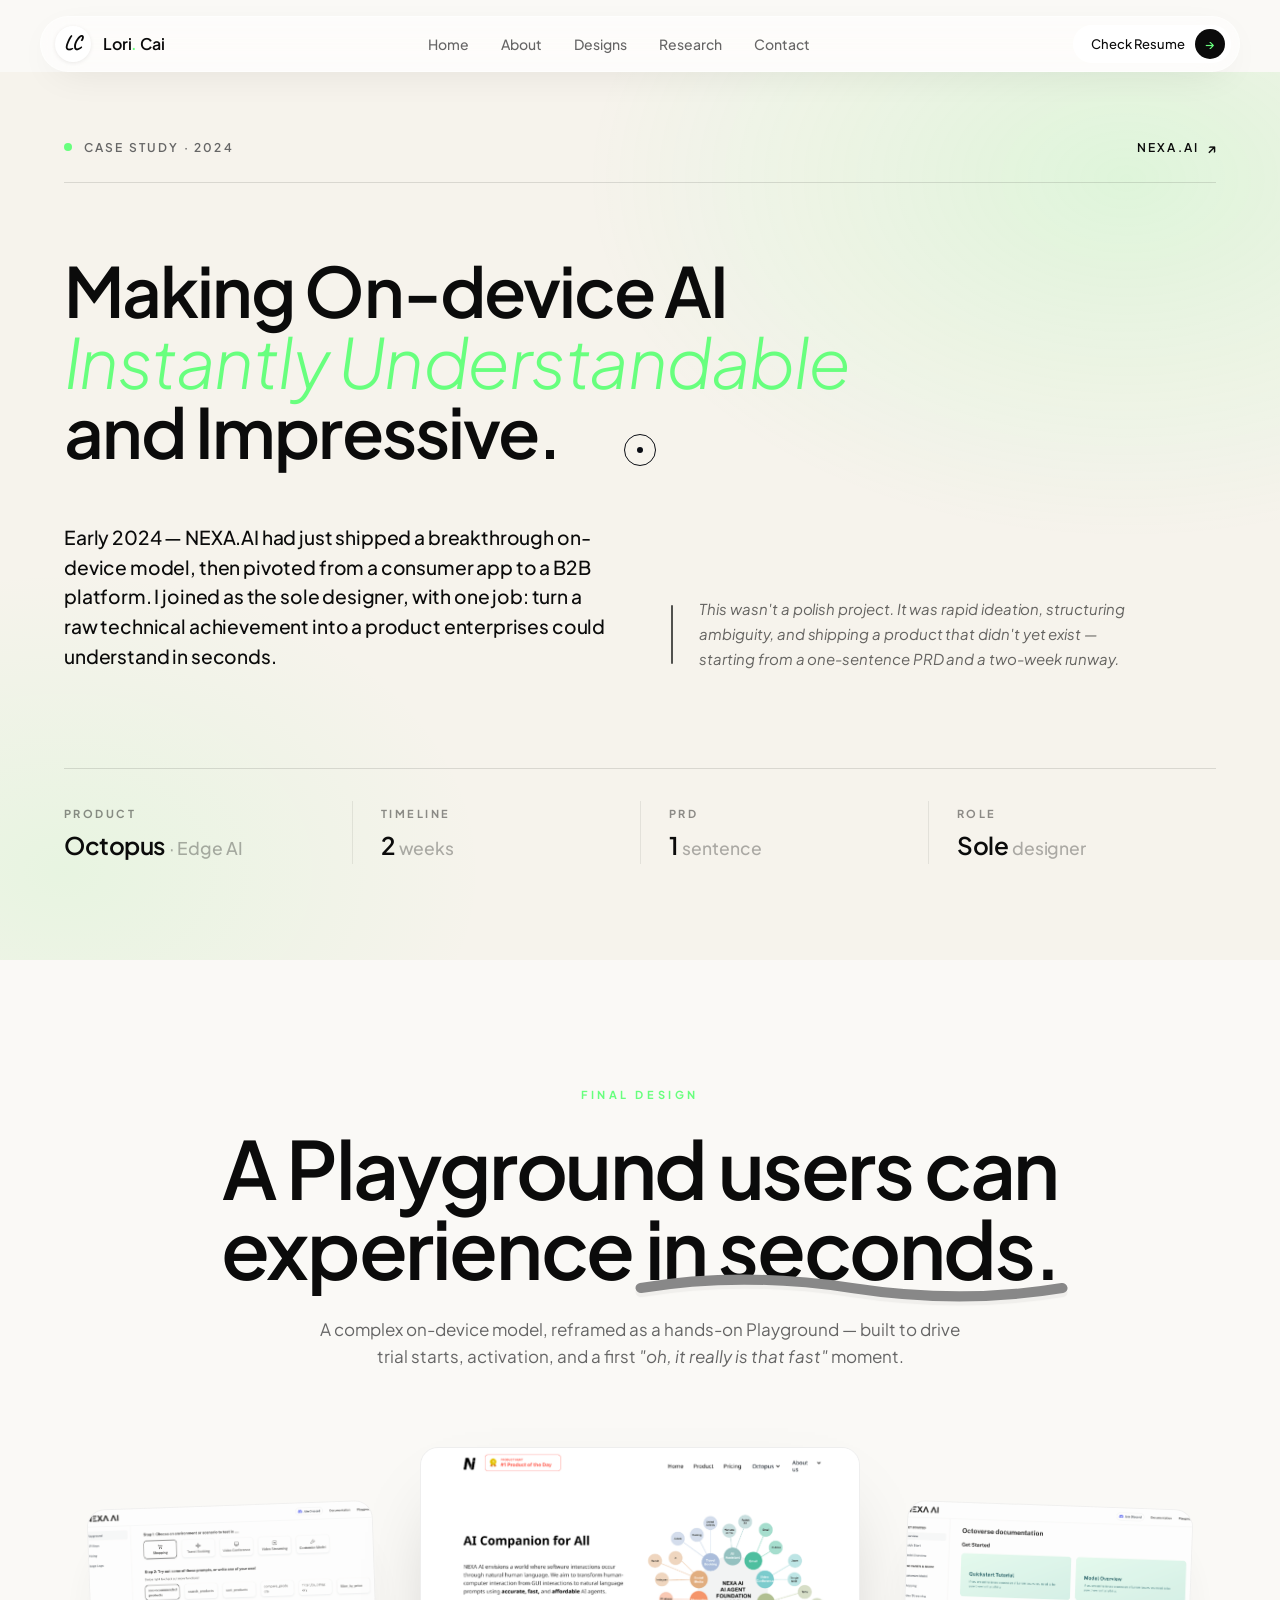
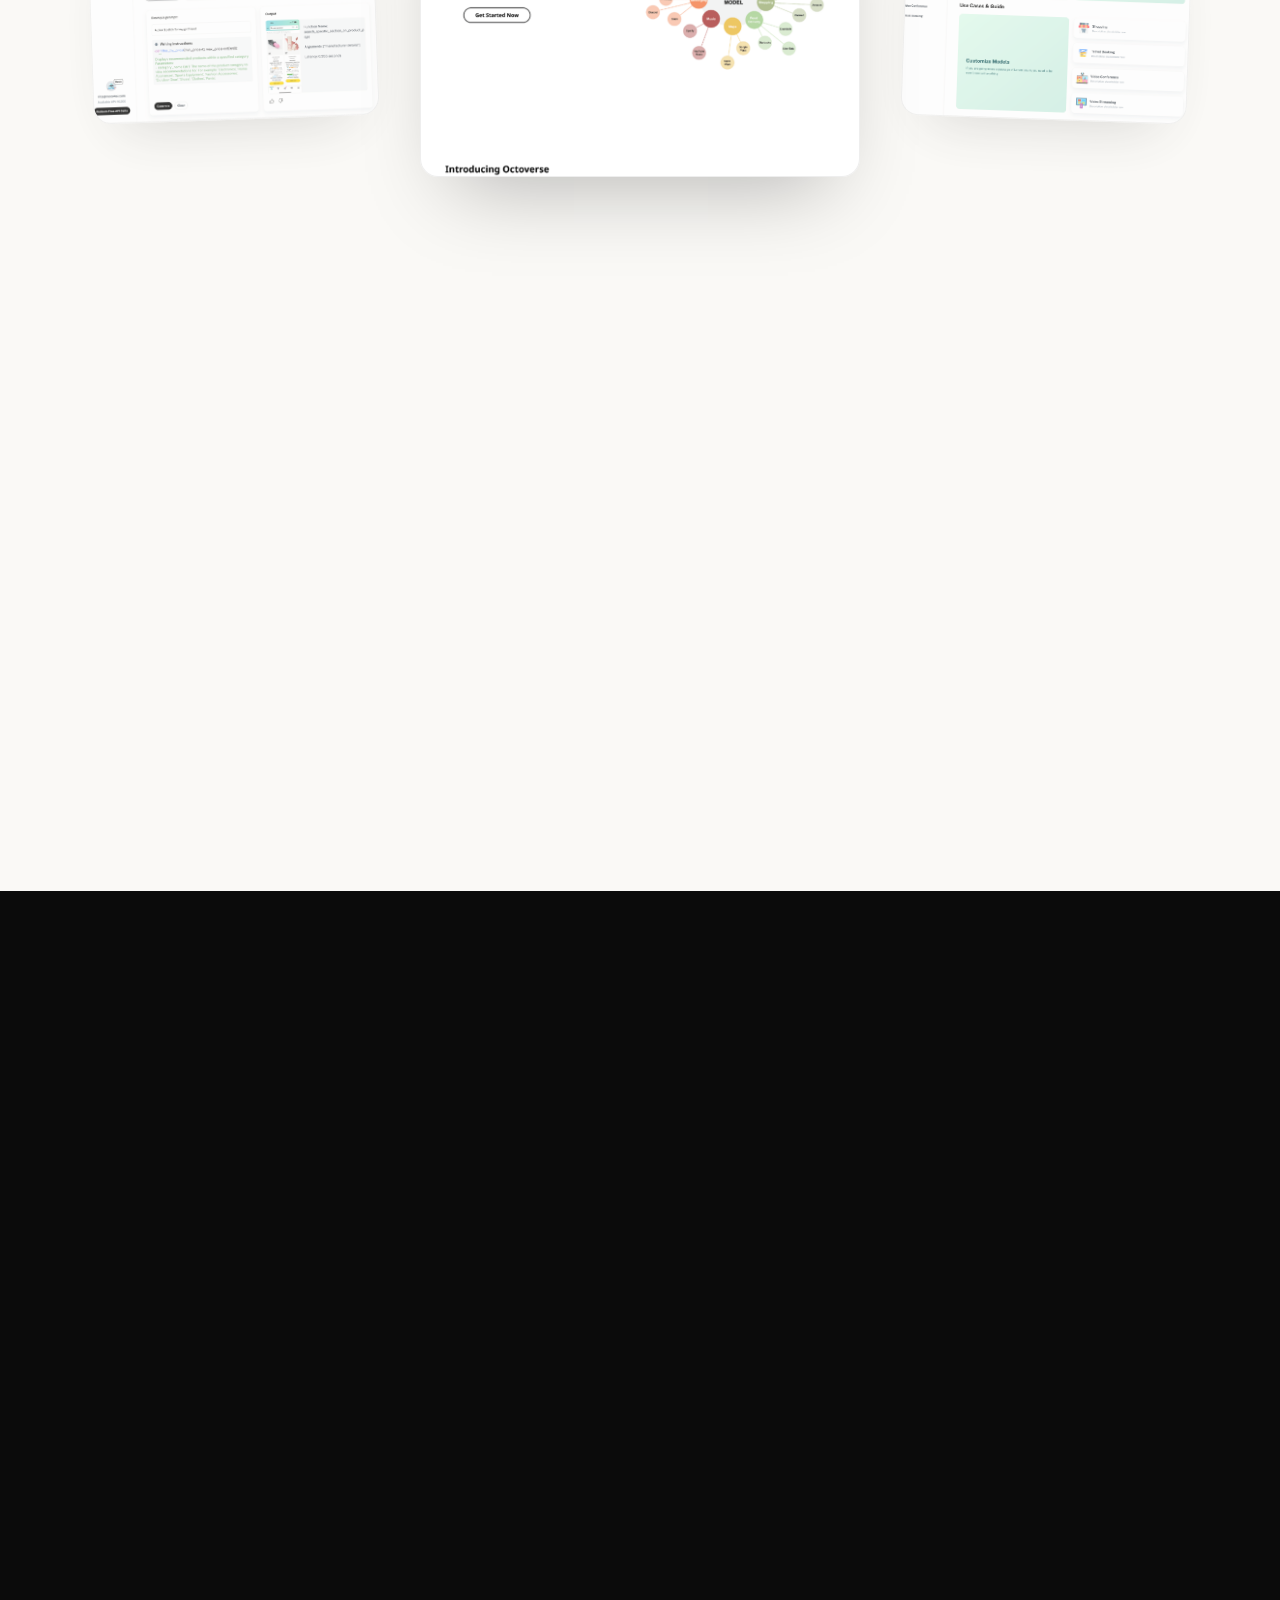
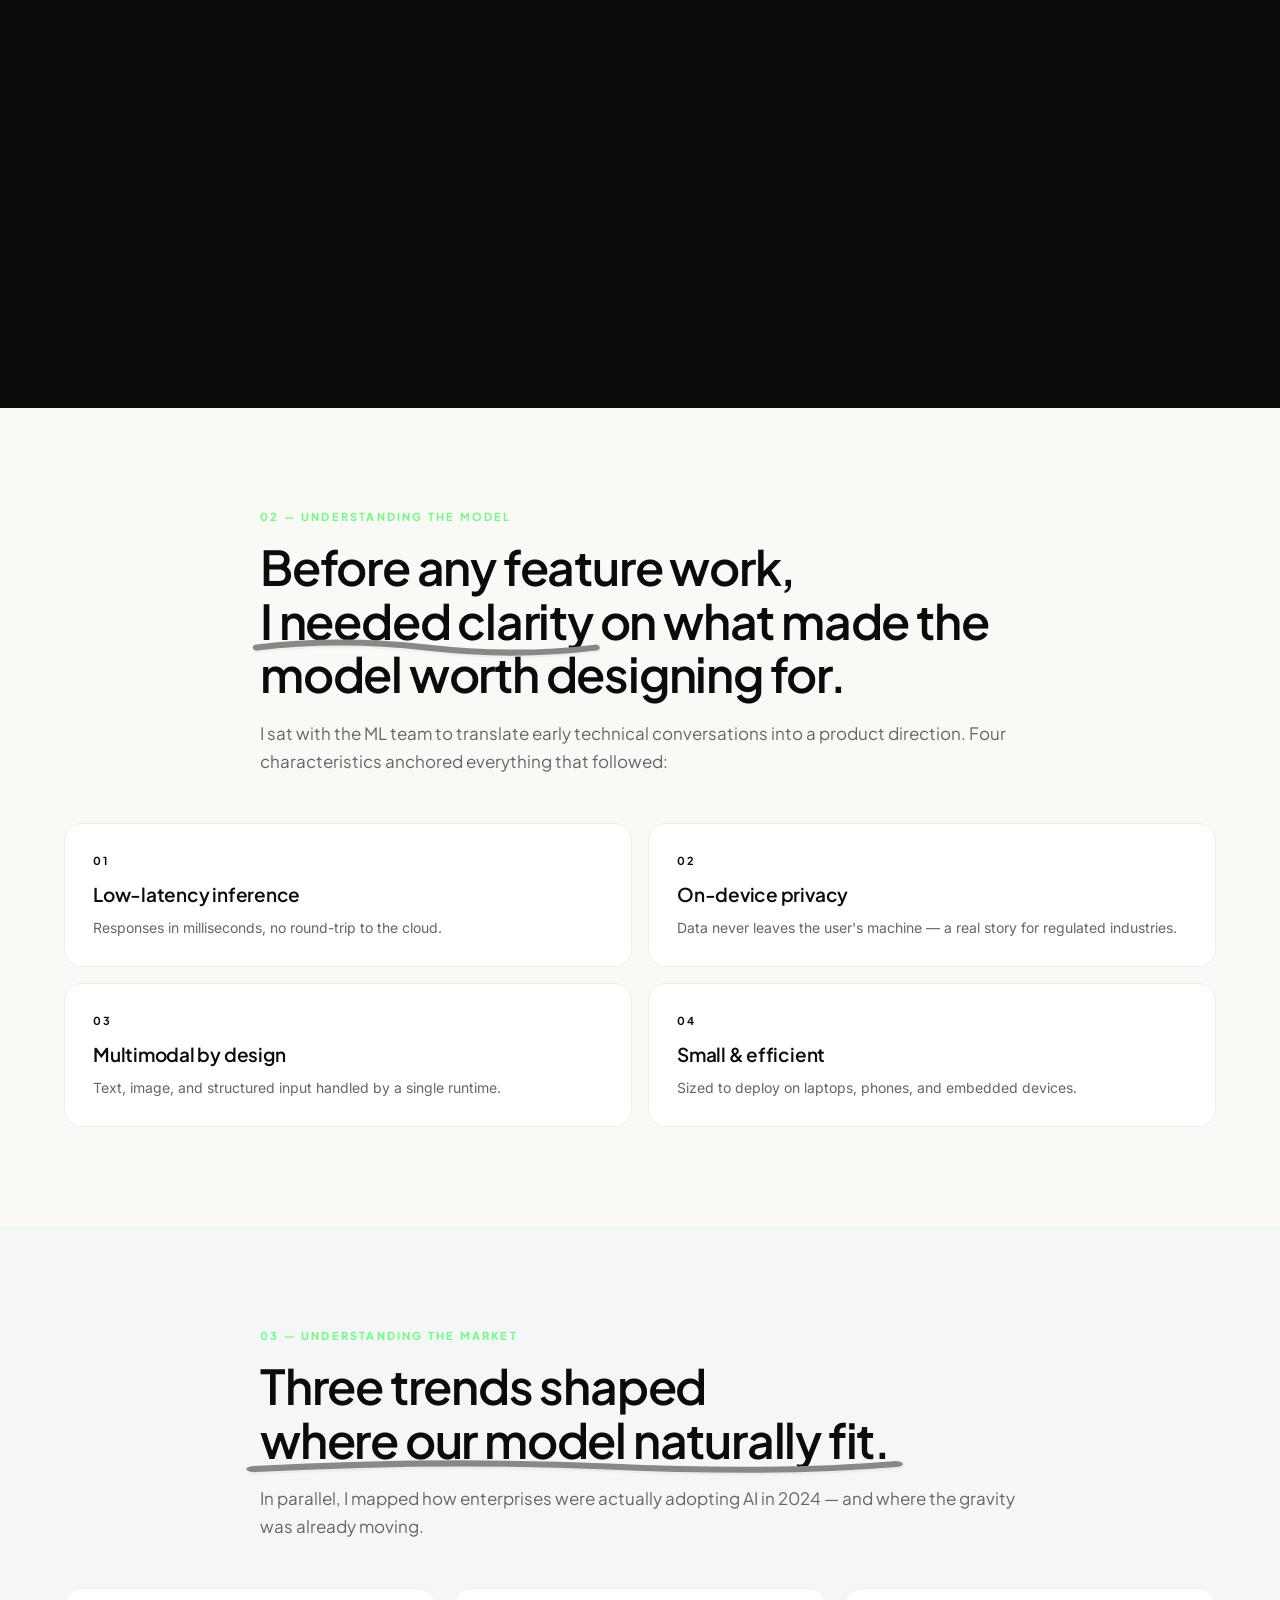
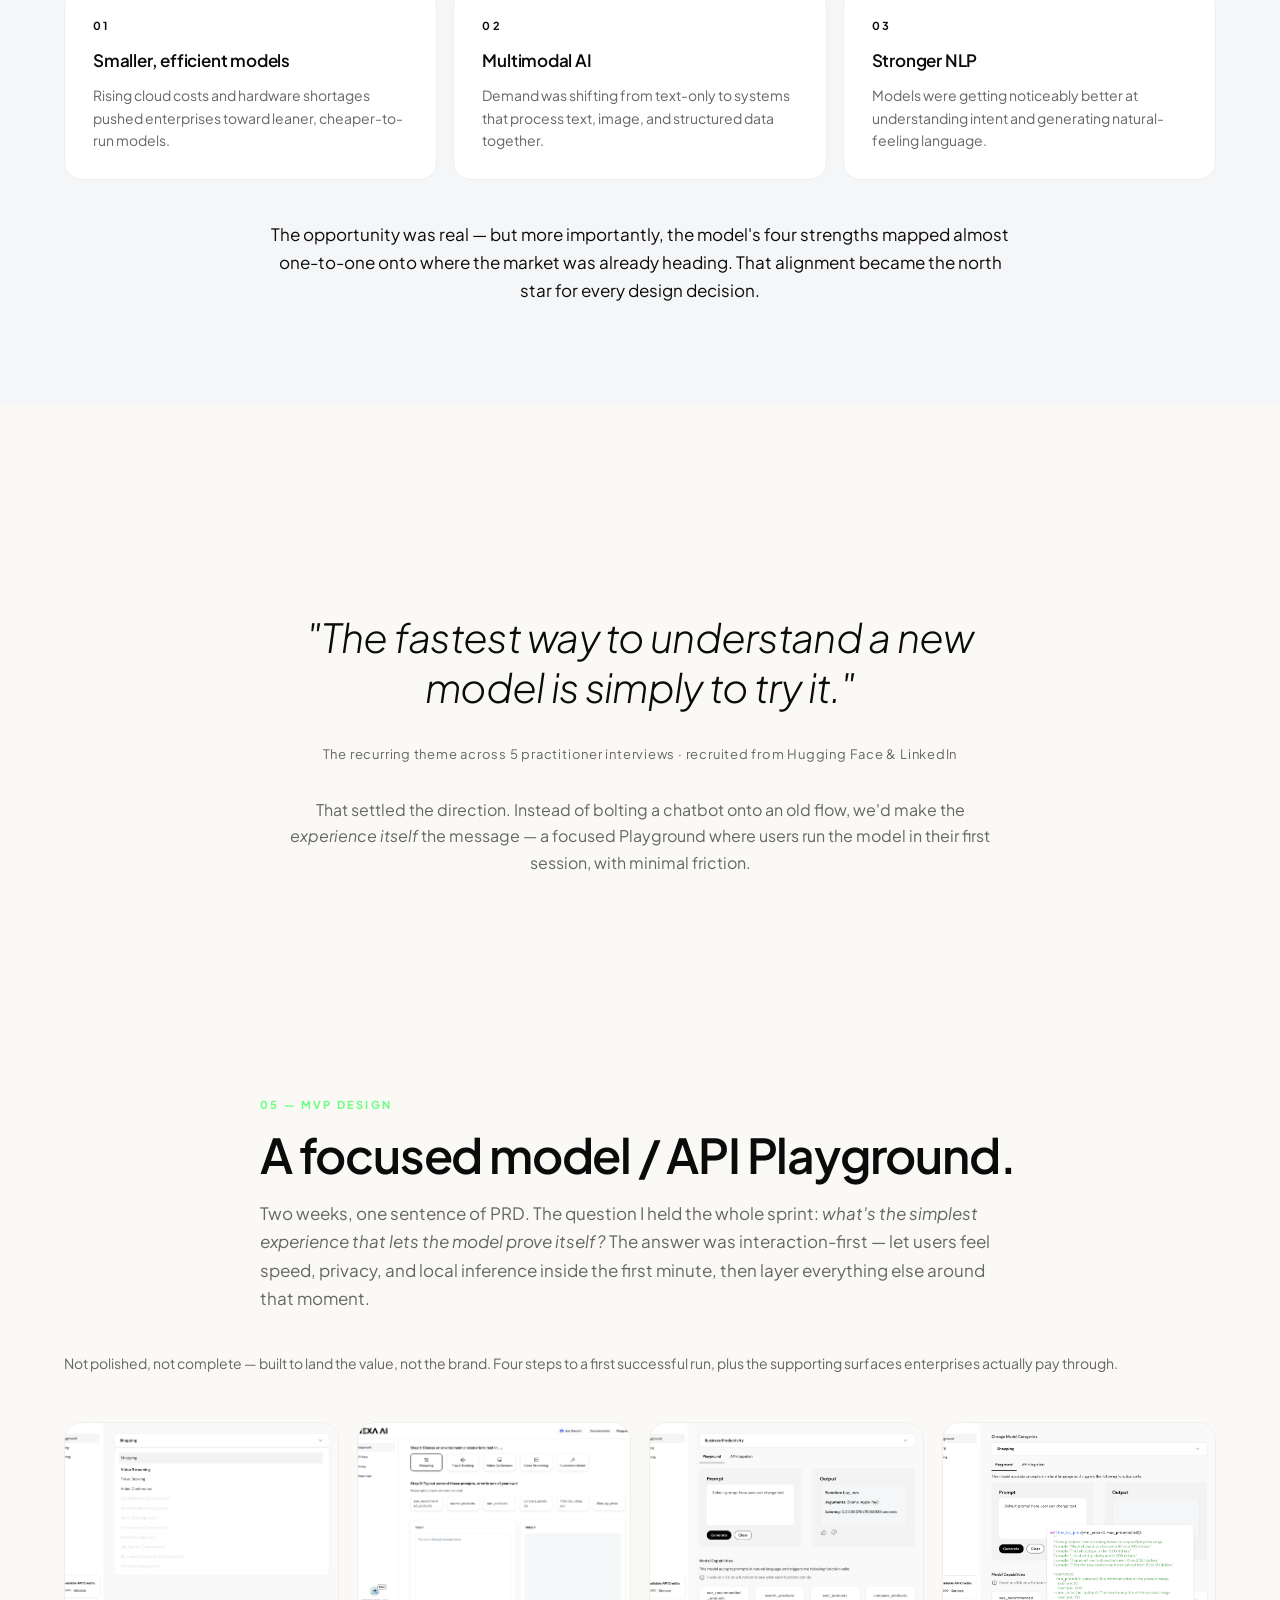
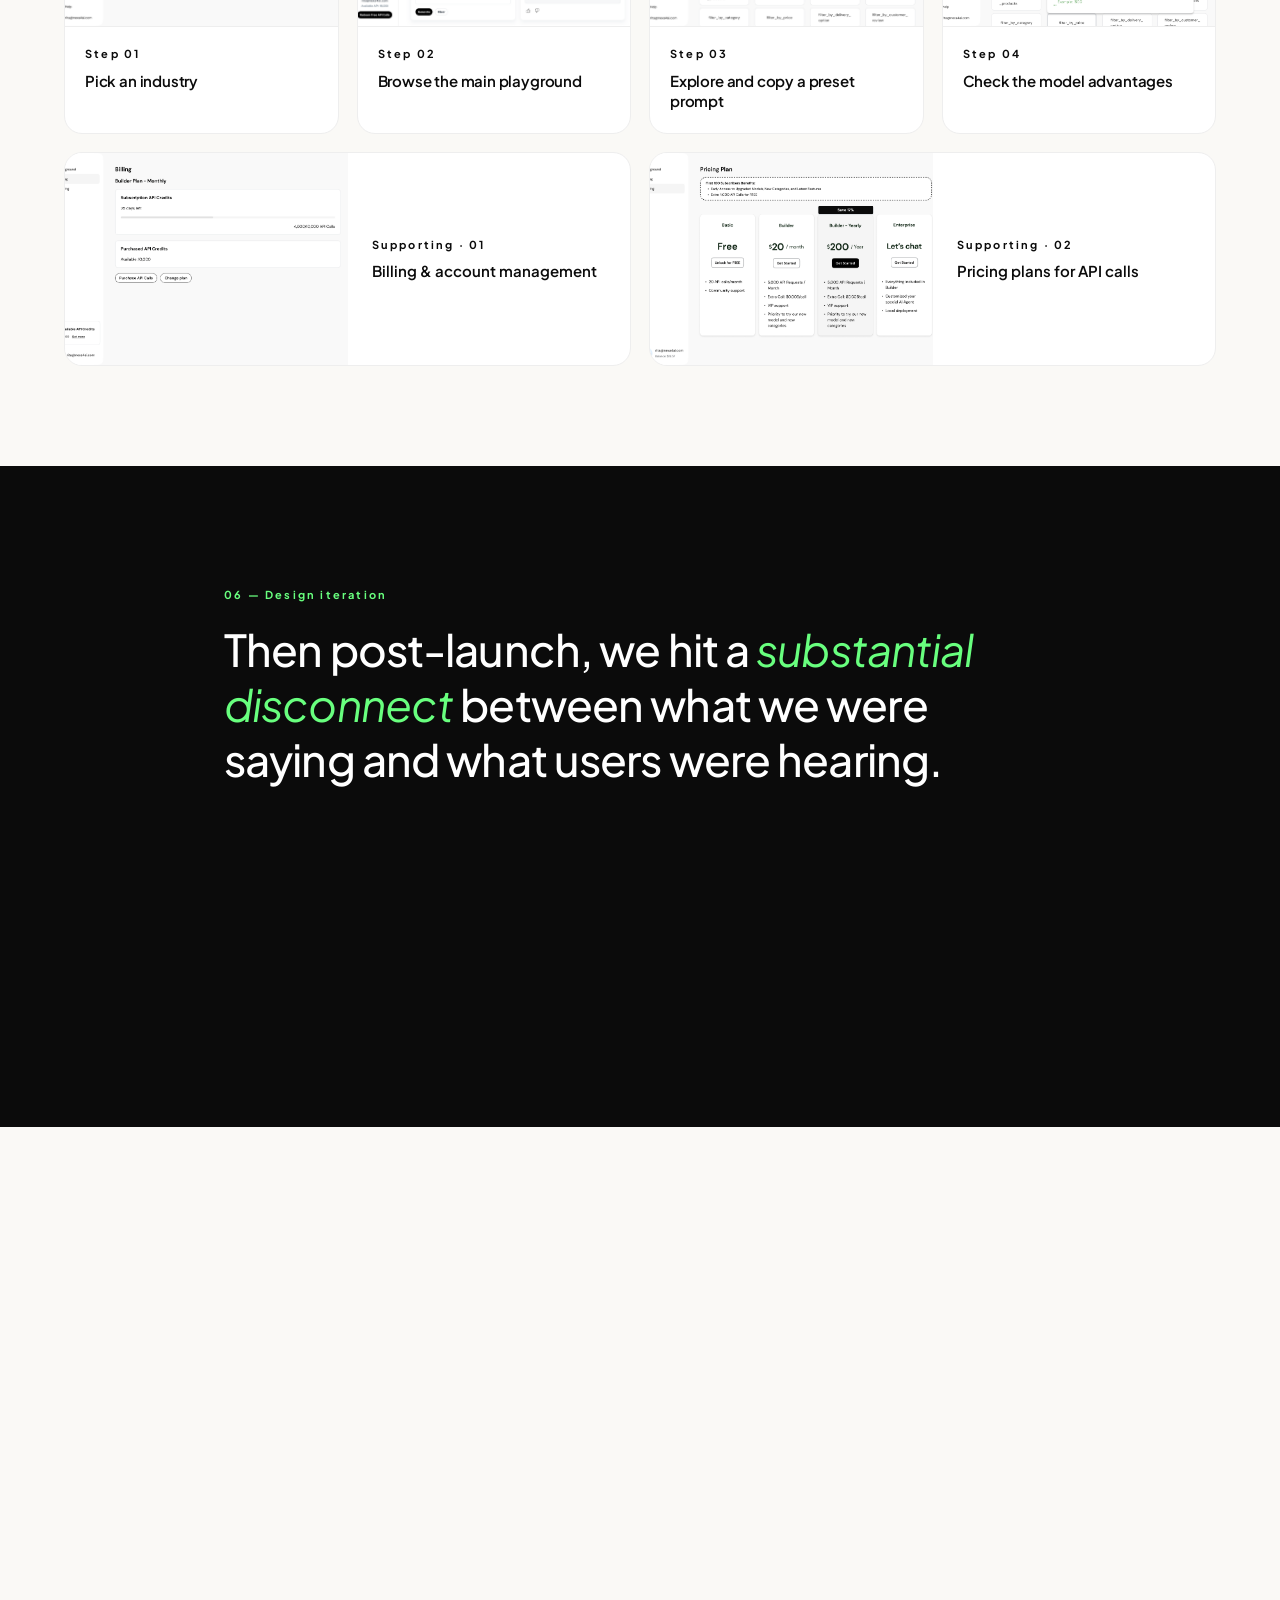
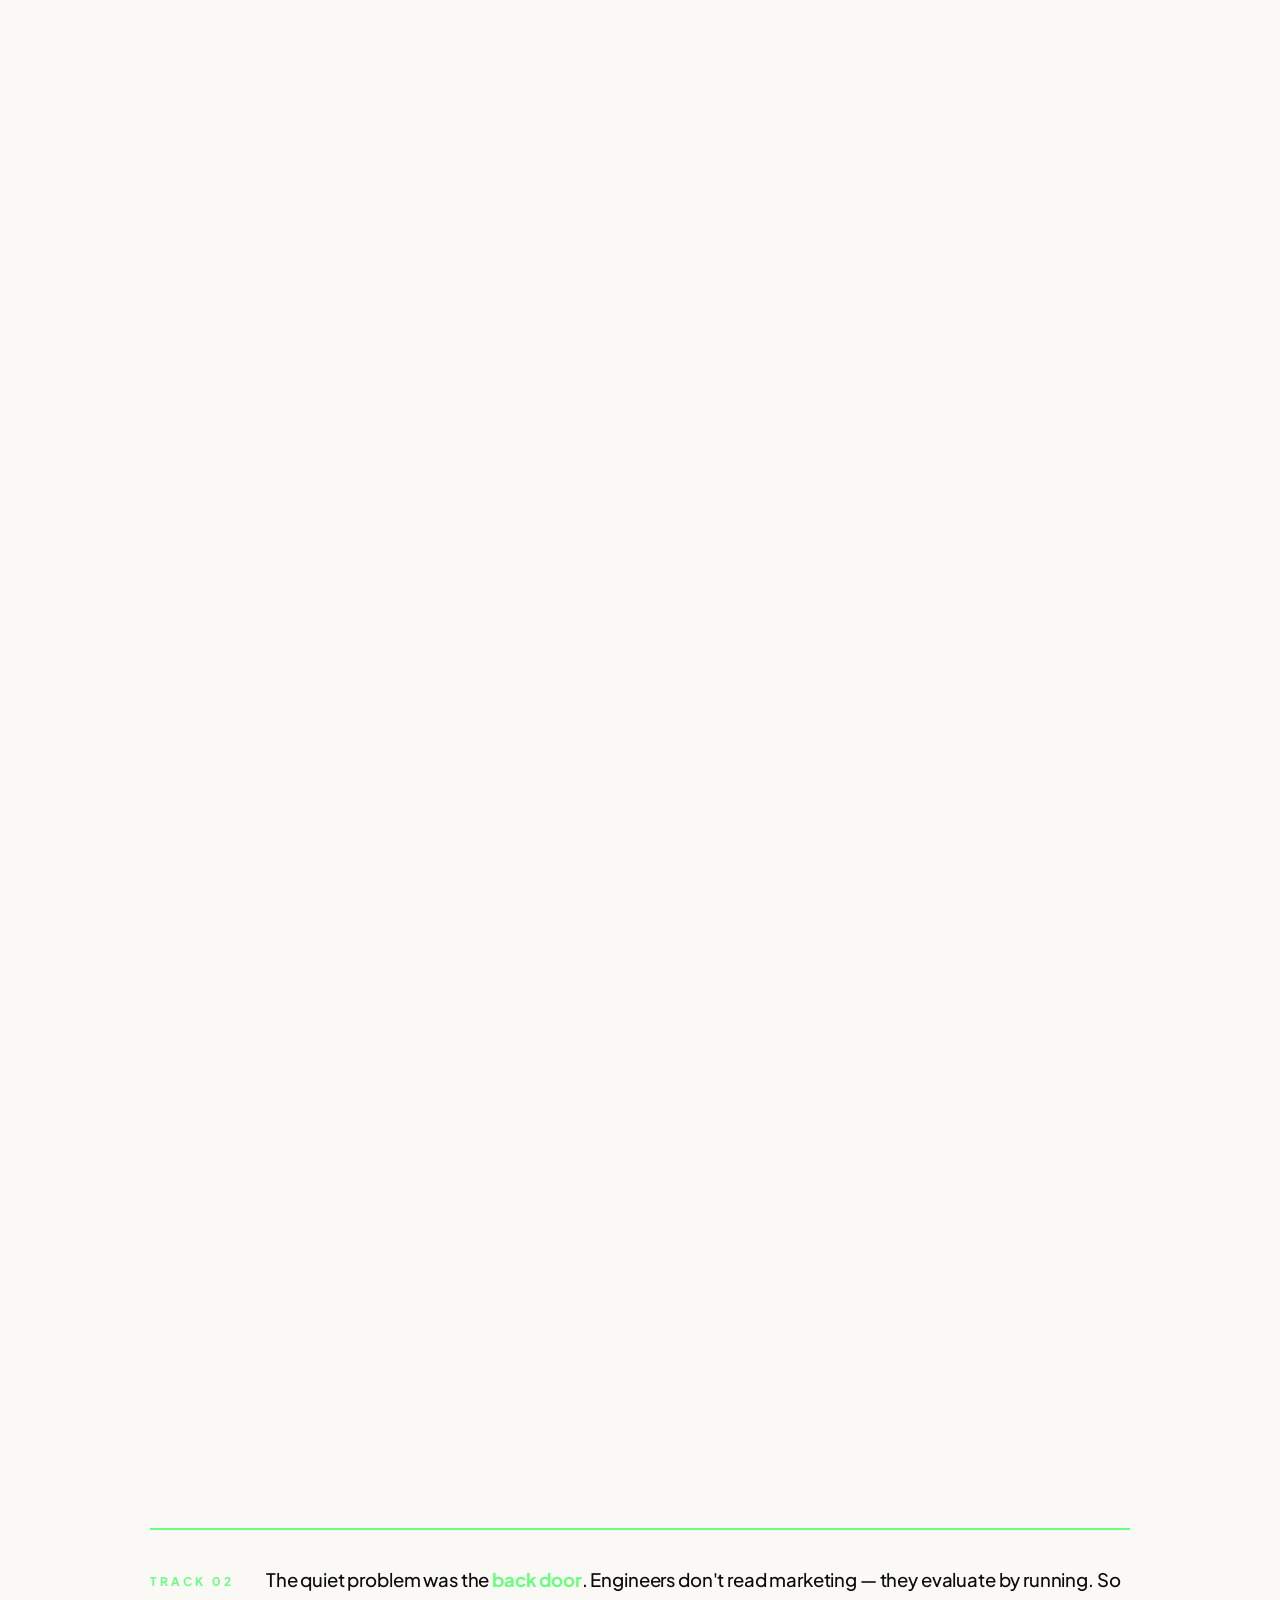
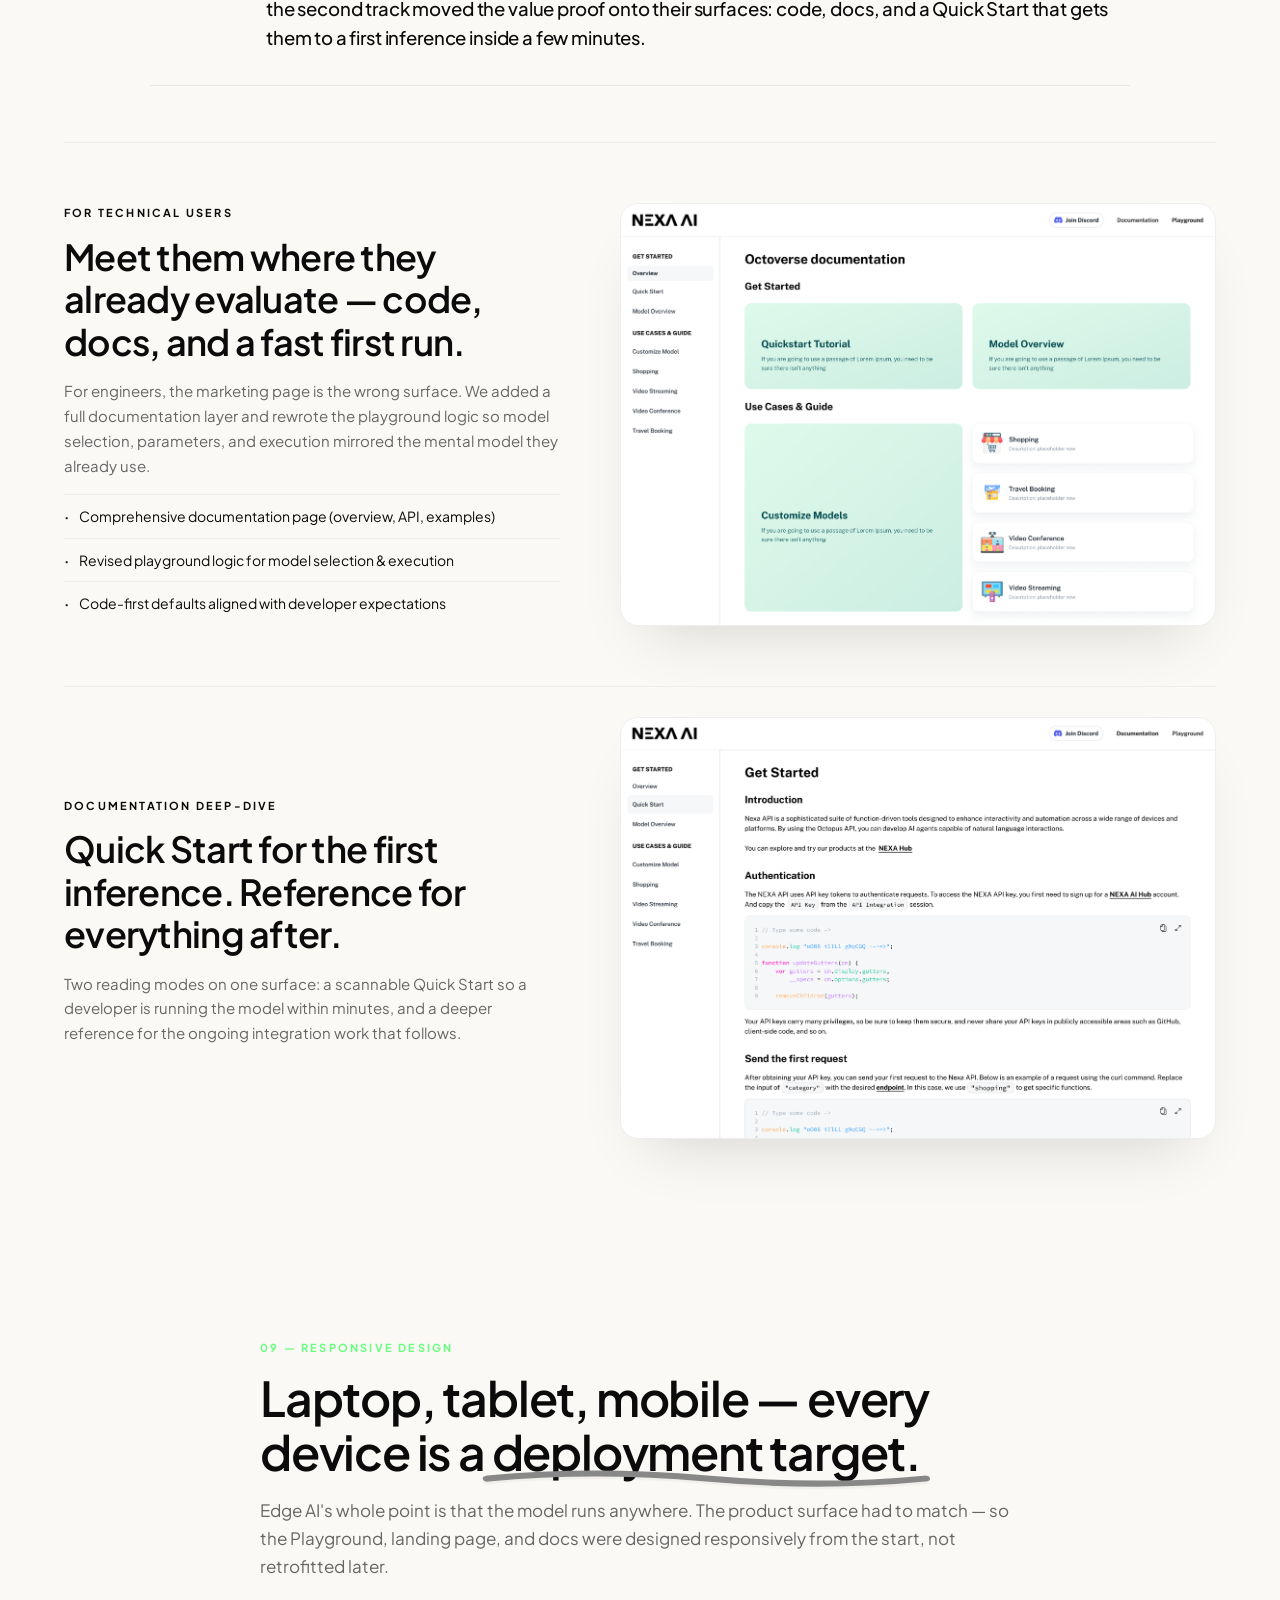
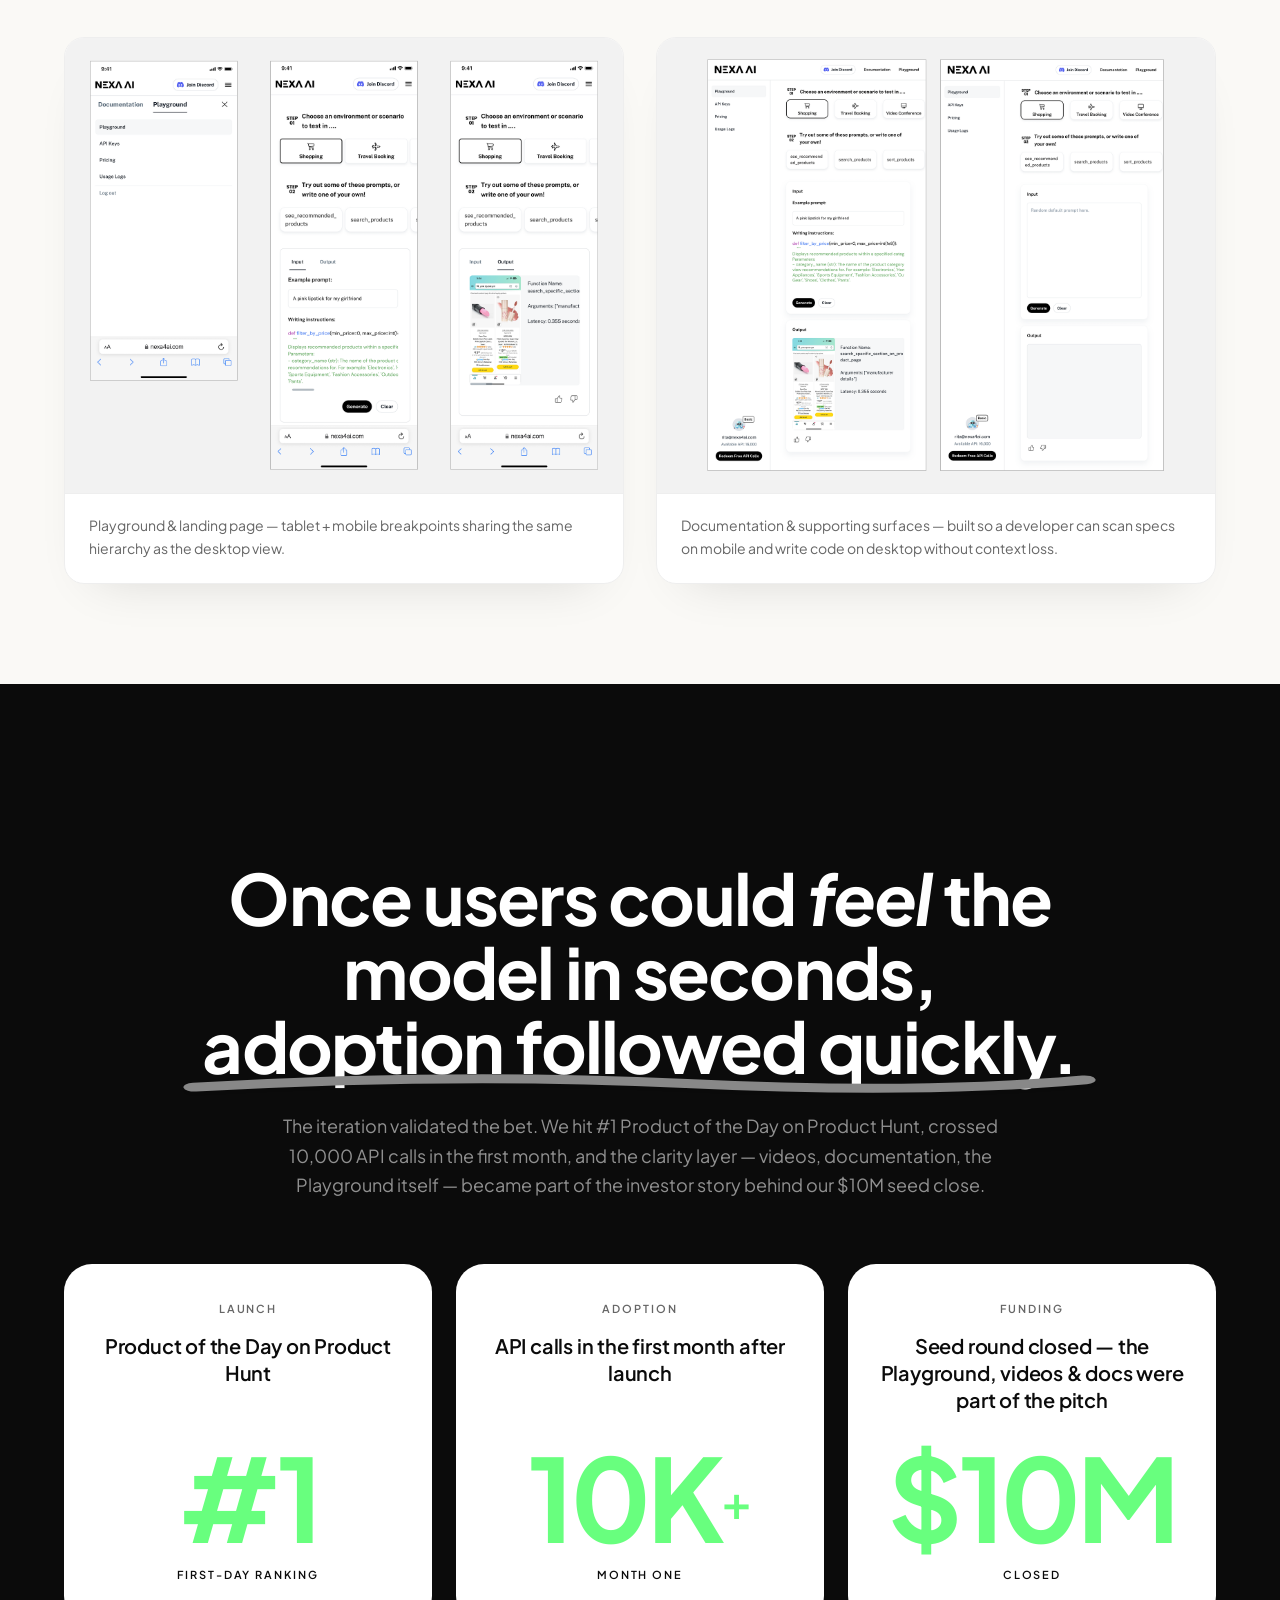
<file: projects/octopus-ai.html>
<!DOCTYPE html>
<html lang="en">
<head>
  <meta charset="UTF-8">
  <meta name="viewport" content="width=device-width, initial-scale=1.0">
  <title>Octopus AI Model · Lori Cai</title>
  <meta name="description" content="Case study — Making on-device AI instantly understandable through a focused playground experience. Product Hunt #1, $10M seed.">
  <meta property="og:type" content="website">
  <meta property="og:url" content="https://www.leicai99.com/projects/octopus-ai.html">
  <meta property="og:title" content="Octopus AI Model · Lori Cai">
  <meta property="og:description" content="Case study — Making on-device AI instantly understandable through a focused playground experience. Product Hunt #1, $10M seed.">
  <meta property="og:image" content="https://www.leicai99.com/assets/og.png">
  <meta property="og:image:width" content="1200">
  <meta property="og:image:height" content="630">
  <meta name="twitter:card" content="summary_large_image">
  <meta name="twitter:image" content="https://www.leicai99.com/assets/og.png">
  <link rel="icon" href="/favicon.svg" type="image/svg+xml">
  <link rel="icon" href="/assets/favicon-512.png" type="image/png" sizes="512x512">
  <link rel="apple-touch-icon" href="/assets/apple-touch-icon.png">
  <link rel="preconnect" href="https://fonts.googleapis.com">
  <link rel="preconnect" href="https://fonts.gstatic.com" crossorigin>
  <link href="https://fonts.googleapis.com/css2?family=Inter:ital,wght@0,300;0,400;0,500;0,600;0,700;1,400;1,500&family=Plus+Jakarta+Sans:ital,wght@0,300;0,400;0,500;0,600;0,700;0,800;1,500;1,600&family=Caveat:wght@600;700&display=swap" rel="stylesheet">
  <link rel="stylesheet" href="../styles.css">
</head>
<body class="cs-page theme-octo">
  <header class="site-header">
    <div class="nav-pill">
      <nav class="nav">
        <a href="/" class="logo">
          <span class="logo-monogram">LC</span>
          <span class="logo-name">Lori<span class="dot">.</span> Cai</span>
        </a>
        <div class="nav-center">
          <a href="/">Home</a>
          <a href="/about.html">About</a>
          <a href="/designs.html">Designs</a>
          <a href="/research/">Research</a>
          <a href="/contact.html">Contact</a>
        </div>
        <div class="nav-right">
          <a href="https://docs.google.com/document/d/1YYCmqkbBz23IVgeAIkrZoWJfuecsSlBc/edit?usp=sharing&amp;ouid=109984980377119589344&amp;rtpof=true&amp;sd=true" target="_blank" rel="noopener" class="btn-resume">Check Resume <span class="btn-resume-arrow">→</span></a>
          <button class="nav-toggle" aria-label="Toggle navigation" aria-expanded="false"><span></span><span></span></button>
        </div>
      </nav>
    </div>
  </header>

  <main>

    <!-- Editorial intro -->
    <section class="octo-editorial-section">
      <div class="container">
        <div class="octo-hero-meta cs-reveal">
          <span class="meta-left"><span class="dot-accent"></span>Case study · 2024</span>
          <a class="meta-right" href="https://nexa.ai/" target="_blank" rel="noopener">NEXA.AI <span class="arrow">↗</span></a>
        </div>

        <h1 class="octo-hero-title cs-reveal cs-reveal-delay-1">Making On-device AI <em>Instantly Understandable</em> and Impressive.</h1>

        <div class="octo-hero-body">
          <p class="octo-hero-lead cs-reveal cs-reveal-delay-2">
            Early 2024 — NEXA.AI had just shipped a breakthrough on-device model, then pivoted from a consumer app to a B2B platform. I joined as the sole designer, with one job: turn a raw technical achievement into a product enterprises could understand in seconds.
          </p>
          <p class="octo-hero-aside cs-reveal cs-reveal-delay-3">
            <span class="aside-rule"></span>
            This wasn't a polish project. It was rapid ideation, structuring ambiguity, and shipping a product that didn't yet exist — starting from a one-sentence PRD and a two-week runway.
          </p>
        </div>

        <dl class="octo-hero-stats cs-reveal cs-reveal-delay-3">
          <div>
            <dt>Product</dt>
            <dd>Octopus <span class="mute">· Edge AI</span></dd>
          </div>
          <div>
            <dt>Timeline</dt>
            <dd>2 <span class="mute">weeks</span></dd>
          </div>
          <div>
            <dt>PRD</dt>
            <dd>1 <span class="mute">sentence</span></dd>
          </div>
          <div>
            <dt>Role</dt>
            <dd>Sole <span class="mute">designer</span></dd>
          </div>
        </dl>
      </div>
    </section>

    <!-- Final design showcase -->
    <section class="octo-overview">
      <div class="container">
        <p class="eyebrow cs-reveal">Final design</p>
        <h2 class="cs-reveal cs-reveal-delay-1">A Playground users can experience <span class="ink">in seconds.</span></h2>
        <p class="sub cs-reveal cs-reveal-delay-2">A complex on-device model, reframed as a hands-on Playground — built to drive trial starts, activation, and a first <em>"oh, it really is that fast"</em> moment.</p>

        <div class="octo-tablets cs-reveal cs-reveal-delay-2">
          <div class="tablet t1"><img src="/assets/projects/octopus-ai/Hub-Playground-2.png" alt="Octopus AI · live playground" loading="lazy"></div>
          <div class="tablet t2"><img src="/assets/projects/octopus-ai/landing_page.png" alt="Octopus AI · marketing landing page" loading="lazy"></div>
          <div class="tablet t3"><img src="/assets/projects/octopus-ai/Doc-Overview.png" alt="Octopus AI · developer documentation" loading="lazy"></div>
        </div>
      </div>
    </section>

    <!-- Information / scope -->
    <section class="octo-info-section">
      <div class="container">
        <div class="cs-scope cs-reveal">
          <h3>Information</h3>
          <dl class="cs-gantt">
            <dt>Product</dt>
            <dd><span class="bar">Edge AI Model Playground <span class="chip">Web App</span></span></dd>

            <dt>Platform</dt>
            <dd><span class="bar shift-1">Web App <span class="chip">Desktop · Mobile · Tablet</span></span></dd>

            <dt>My Role</dt>
            <dd><span class="bar shift-2">UX Designer &amp; Researcher <span class="chip">Sole designer</span></span></dd>

            <dt>Methods</dt>
            <dd><span class="bar shift-3">MVP Design · Personas · Competitive Analysis · Journey Maps · Content Strategy Map <span class="chip">Mixed</span></span></dd>

            <dt>Visit</dt>
            <dd><span class="bar shift-4"><a href="https://nexa.ai/" target="_blank" rel="noopener">NEXA.AI ↗</a> <span class="chip">Live</span></span></dd>
          </dl>
        </div>
      </div>
    </section>

    <!-- 01 — Define the problem -->
    <section class="cs-dark">
      <div class="container">
        <p class="cs-eyebrow cs-reveal">01 — Define the problem</p>
        <h2 class="cs-reveal cs-reveal-delay-1">The model had real edges. The product had a classic <span class="ink">AI adoption problem.</span></h2>
        <p class="cs-sub cs-reveal cs-reveal-delay-2">Fast, private, truly on-device — the technical case was strong. The adoption case wasn't. Users stalled in browsing and signup, dropping off before a single inference. Without a "first successful run," speed and privacy stayed abstract.</p>
        <p class="cs-sub cs-sub-stack cs-reveal cs-reveal-delay-2">So the real challenge wasn't adding more features. It was:</p>

        <h2 class="cs-display-question cs-reveal cs-reveal-delay-3">How might we help users <span class="ink">experience the value</span> in the shortest time with the least friction?</h2>
      </div>
    </section>

    <!-- 02 — Understanding the model -->
    <section class="octo-section">
      <div class="container">
        <div class="head cs-reveal">
          <span class="num">02 — Understanding the model</span>
          <h2>Before any feature work, <span class="ink">I needed clarity</span> on what made the model worth designing for.</h2>
          <p class="lead">I sat with the ML team to translate early technical conversations into a product direction. Four characteristics anchored everything that followed:</p>
        </div>

        <div class="octo-strengths">
          <article class="octo-strength cs-reveal">
            <span class="num">01</span>
            <h4>Low-latency inference</h4>
            <p>Responses in milliseconds, no round-trip to the cloud.</p>
          </article>
          <article class="octo-strength cs-reveal cs-reveal-delay-1">
            <span class="num">02</span>
            <h4>On-device privacy</h4>
            <p>Data never leaves the user's machine — a real story for regulated industries.</p>
          </article>
          <article class="octo-strength cs-reveal cs-reveal-delay-2">
            <span class="num">03</span>
            <h4>Multimodal by design</h4>
            <p>Text, image, and structured input handled by a single runtime.</p>
          </article>
          <article class="octo-strength cs-reveal cs-reveal-delay-3">
            <span class="num">04</span>
            <h4>Small &amp; efficient</h4>
            <p>Sized to deploy on laptops, phones, and embedded devices.</p>
          </article>
        </div>
      </div>
    </section>

    <!-- 03 — Understanding the market -->
    <section class="octo-section octo-section-alt">
      <div class="container">
        <div class="head cs-reveal">
          <span class="num">03 — Understanding the market</span>
          <h2>Three trends shaped <span class="ink">where our model naturally fit.</span></h2>
          <p class="lead">In parallel, I mapped how enterprises were actually adopting AI in 2024 — and where the gravity was already moving.</p>
        </div>

        <div class="octo-trends">
          <article class="octo-trend cs-reveal">
            <span class="num">01</span>
            <h4>Smaller, efficient models</h4>
            <p>Rising cloud costs and hardware shortages pushed enterprises toward leaner, cheaper-to-run models.</p>
          </article>
          <article class="octo-trend cs-reveal cs-reveal-delay-1">
            <span class="num">02</span>
            <h4>Multimodal AI</h4>
            <p>Demand was shifting from text-only to systems that process text, image, and structured data together.</p>
          </article>
          <article class="octo-trend cs-reveal cs-reveal-delay-2">
            <span class="num">03</span>
            <h4>Stronger NLP</h4>
            <p>Models were getting noticeably better at understanding intent and generating natural-feeling language.</p>
          </article>
        </div>

        <p class="octo-trends-bridge cs-reveal cs-reveal-delay-3">The opportunity was real — but more importantly, the model's four strengths mapped almost one-to-one onto where the market was already heading. That alignment became the north star for every design decision.</p>
      </div>
    </section>

    <!-- 04 — User insight -->
    <section class="octo-insight">
      <div class="container">
        <p class="label cs-reveal">04 — User insight</p>
        <blockquote class="cs-reveal cs-reveal-delay-2"><em>"The fastest way to understand a new model is simply to try it."</em></blockquote>
        <p class="attr cs-reveal cs-reveal-delay-3">The recurring theme across 5 practitioner interviews · recruited from Hugging Face &amp; LinkedIn</p>
        <p class="octo-insight-bridge cs-reveal cs-reveal-delay-3">That settled the direction. Instead of bolting a chatbot onto an old flow, we'd make the <em>experience itself</em> the message — a focused Playground where users run the model in their first session, with minimal friction.</p>
      </div>
    </section>

    <!-- 05 — MVP design -->
    <section class="octo-flow-section">
      <div class="container">
        <div class="head cs-reveal">
          <span class="num">05 — MVP design</span>
          <h2>A focused model / API Playground.</h2>
          <p class="lead">Two weeks, one sentence of PRD. The question I held the whole sprint: <em>what's the simplest experience that lets the model prove itself?</em> The answer was interaction-first — let users feel speed, privacy, and local inference inside the first minute, then layer everything else around that moment.</p>
        </div>

        <p class="octo-flow-note cs-reveal">Not polished, not complete — built to land the value, not the brand. Four steps to a first successful run, plus the supporting surfaces enterprises actually pay through.</p>

        <div class="octo-mvp-flow">
          <article class="octo-mvp-step cs-reveal">
            <img src="/assets/projects/octopus-ai/Playground_Change_model.png" alt="Octopus AI · pick an industry" loading="lazy">
            <div class="octo-mvp-step-body">
              <span class="num">Step 01</span>
              <h5>Pick an industry</h5>
            </div>
          </article>
          <article class="octo-mvp-step cs-reveal cs-reveal-delay-1">
            <img src="/assets/projects/octopus-ai/Hub-Playground-1.png" alt="Octopus AI · browse the playground" loading="lazy">
            <div class="octo-mvp-step-body">
              <span class="num">Step 02</span>
              <h5>Browse the main playground</h5>
            </div>
          </article>
          <article class="octo-mvp-step cs-reveal cs-reveal-delay-2">
            <img src="/assets/projects/octopus-ai/Playground_Try_it_out_2.png" alt="Octopus AI · explore and copy a preset prompt" loading="lazy">
            <div class="octo-mvp-step-body">
              <span class="num">Step 03</span>
              <h5>Explore and copy a preset prompt</h5>
            </div>
          </article>
          <article class="octo-mvp-step cs-reveal cs-reveal-delay-3">
            <img src="/assets/projects/octopus-ai/Playground_Description-1.png" alt="Octopus AI · check the model advantages" loading="lazy">
            <div class="octo-mvp-step-body">
              <span class="num">Step 04</span>
              <h5>Check the model advantages</h5>
            </div>
          </article>
        </div>

        <div class="octo-mvp-extras">
          <article class="octo-mvp-extra cs-reveal">
            <img src="/assets/projects/octopus-ai/Billing-1.png" alt="Octopus AI · billing information management" loading="lazy">
            <div class="octo-mvp-extra-body">
              <span class="num">Supporting · 01</span>
              <h5>Billing &amp; account management</h5>
            </div>
          </article>
          <article class="octo-mvp-extra cs-reveal cs-reveal-delay-1">
            <img src="/assets/projects/octopus-ai/Pricing.png" alt="Octopus AI · pricing plan for API calls" loading="lazy">
            <div class="octo-mvp-extra-body">
              <span class="num">Supporting · 02</span>
              <h5>Pricing plans for API calls</h5>
            </div>
          </article>
        </div>
      </div>
    </section>

    <!-- 06 — Design iteration -->
    <section class="octo-iteration">
      <div class="container">
        <span class="num cs-reveal">06 — Design iteration</span>
        <h2 class="cs-reveal cs-reveal-delay-1">Then post-launch, we hit a <em>substantial disconnect</em> between what we were saying and what users were hearing.</h2>
        <p class="cs-reveal cs-reveal-delay-2">Engagement was thin. API trials were lower than we modeled. Conversion to paid — the actions that actually fund a B2B platform — barely moved. The MVP had shipped, but the value wasn't landing.</p>
        <p class="octo-iteration-stack cs-reveal cs-reveal-delay-3">So I pulled the personas back open and split our primary audience into two — because the people stalling weren't a single user. They were <strong>non-technical buyers</strong> (marketing leads, designers, cross-functional staff) and <strong>technical evaluators</strong> (engineers, ML practitioners) reading the same page in completely different ways.</p>
      </div>
    </section>

    <!-- 07 — Personas -->
    <section class="octo-section">
      <div class="container">
        <div class="head cs-reveal">
          <span class="num">07 — Personas</span>
          <h2>Two audiences. <span class="ink">Two on-ramps.</span></h2>
        </div>

        <div class="octo-personas">
          <article class="octo-persona cs-reveal">
            <div class="octo-persona-icon" aria-hidden="true">
              <svg viewBox="0 0 24 24" fill="none" stroke="currentColor" stroke-width="2" stroke-linecap="round" stroke-linejoin="round">
                <polyline points="8 6 3 12 8 18"></polyline>
                <polyline points="16 6 21 12 16 18"></polyline>
              </svg>
            </div>
            <span class="label">Persona 01</span>
            <h4>Tech-savvy AI professional</h4>
            <p>Engineers and ML practitioners. They evaluate models by running them. They want docs depth, code-level access, and a clear path from <code>pip install</code> to first inference — not marketing copy.</p>
            <ul class="octo-persona-meta">
              <li><strong>Wants</strong> · code snippets, latency numbers, model specs</li>
              <li><strong>Stalls on</strong> · vague claims, hidden technical detail</li>
            </ul>
          </article>
          <article class="octo-persona cs-reveal cs-reveal-delay-1">
            <div class="octo-persona-icon" aria-hidden="true">
              <svg viewBox="0 0 24 24" fill="none" stroke="currentColor" stroke-width="2" stroke-linecap="round" stroke-linejoin="round">
                <path d="M9 18h6"></path>
                <path d="M10 22h4"></path>
                <path d="M12 2a7 7 0 0 0-4 12.7c.9.8 1.5 1.8 1.5 2.9V18h5v-.4c0-1.1.6-2.1 1.5-2.9A7 7 0 0 0 12 2z"></path>
              </svg>
            </div>
            <span class="label">Persona 02</span>
            <h4>Practical AI newcomer</h4>
            <p>Business, marketing, and cross-functional staff exploring AI for their team. They need to understand the value without technical context. Plain language, visual demos, and industry-relevant examples land harder than docs.</p>
            <ul class="octo-persona-meta">
              <li><strong>Wants</strong> · "what could this do for my work?"</li>
              <li><strong>Stalls on</strong> · jargon, abstract benchmarks</li>
            </ul>
          </article>
        </div>

        <div class="octo-personas-question cs-reveal cs-reveal-delay-2">
          <h3>How might we turn first‑look curiosity into real adoption — for both <span class="ink">business buyers</span> and <span class="ink">hands‑on developers</span>?</h3>
        </div>
      </div>
    </section>

    <!-- 08 — Design solutions -->
    <section class="octo-solutions-block">
      <div class="container">
        <div class="head cs-reveal">
          <span class="num">08 — Design solutions</span>
          <h2>Different audiences, <span class="ink">different on-ramps.</span></h2>
          <p class="lead">Two persona tracks, two parallel design responses — each tuned to how that audience actually evaluates a new AI product.</p>
        </div>

        <!-- Bridge strip — gives the eye an anchor before the tall landing-page screenshot -->
        <aside class="octo-solution-bridge cs-reveal">
          <span class="bridge-marker">Track 01</span>
          <p>The loud problem was the <strong>front door</strong>. A marketing lead had to grasp the value of an on-device model in roughly fifteen seconds — before they ever touched the Playground, opened a doc, or saw the speed and privacy proof for themselves. So the landing page had to do that work alone, top to bottom.</p>
        </aside>

        <div class="octo-solution octo-solution-sticky cs-reveal">
          <div>
            <span class="label">For non-technical users</span>
            <h3>Rebuild what they see first — make the value visible without the jargon.</h3>
            <p>I tore down the landing page IA and rebuilt it around plain-language value, refined visual hierarchy, and a story a marketing lead could follow without reading any docs.</p>
            <ul>
              <li>New information architecture for the landing page</li>
              <li>Plain-language value props, refined visual hierarchy</li>
              <li>Industry-specific story patterns layered onto the same surface</li>
            </ul>
          </div>
          <div class="octo-solution-image">
            <img src="/assets/projects/octopus-ai/landing_page.png" alt="Octopus AI · redesigned landing page for non-technical users" loading="lazy">
          </div>
        </div>

        <!-- Video prototypes — 4 imagined "agent" use cases, 2024 -->
        <div class="octo-videos cs-reveal">
          <div class="octo-videos-intro">
            <span class="label">Video prototypes · 2024</span>
            <h3>Imagining <em>"agents"</em> before they were a category.</h3>
            <p>The landing redesign was the deliverable. The video prototypes were the <em>story</em>. In 2024 — before "AI agent" became a category — I picked four industries already brushing up against on-device intelligence and storyboarded what a user's day could look like when the model is simply <em>there</em>: anticipating intent, acting on context, working ahead of the prompt. These ended up being the most-cited artifact in our enterprise conversations.</p>
          </div>

          <div class="octo-video-rail-hint" aria-hidden="true">
            <span>Scroll</span>
            <span class="arrow">→</span>
          </div>

          <div class="octo-video-rail">
            <div class="octo-video-rail-track">
              <article class="octo-video">
                <div class="octo-video-frame">
                  <iframe src="https://www.youtube.com/embed/_FR7qaEncnk?rel=0" title="Octopus AI · Travel agent visualization" frameborder="0" allow="accelerometer; clipboard-write; encrypted-media; gyroscope; picture-in-picture" allowfullscreen loading="lazy"></iframe>
                </div>
                <div class="octo-video-cap">
                  <span class="industry">01 · Travel</span>
                  <h4>A trip planned around the traveler.</h4>
                </div>
              </article>

              <article class="octo-video">
                <div class="octo-video-frame">
                  <iframe src="https://www.youtube.com/embed/qeBuPHQzraA?rel=0" title="Octopus AI · Shopping agent visualization" frameborder="0" allow="accelerometer; clipboard-write; encrypted-media; gyroscope; picture-in-picture" allowfullscreen loading="lazy"></iframe>
                </div>
                <div class="octo-video-cap">
                  <span class="industry">02 · Shopping</span>
                  <h4>Discovery that anticipates intent.</h4>
                </div>
              </article>

              <article class="octo-video">
                <div class="octo-video-frame">
                  <iframe src="https://www.youtube.com/embed/Ole79rhl_uE?rel=0" title="Octopus AI · Video Conference agent visualization" frameborder="0" allow="accelerometer; clipboard-write; encrypted-media; gyroscope; picture-in-picture" allowfullscreen loading="lazy"></iframe>
                </div>
                <div class="octo-video-cap">
                  <span class="industry">03 · Video conference</span>
                  <h4>Meetings the model has already prepared for.</h4>
                </div>
              </article>

              <article class="octo-video">
                <div class="octo-video-frame">
                  <iframe src="https://www.youtube.com/embed/Z9aUWcoFOlc?rel=0" title="Octopus AI · Streaming agent visualization" frameborder="0" allow="accelerometer; clipboard-write; encrypted-media; gyroscope; picture-in-picture" allowfullscreen loading="lazy"></iframe>
                </div>
                <div class="octo-video-cap">
                  <span class="industry">04 · Streaming</span>
                  <h4>A library that curates around your context.</h4>
                </div>
              </article>
            </div>
          </div>
        </div>

        <!-- Bridge strip — switches from non-technical to technical track -->
        <aside class="octo-solution-bridge octo-solution-bridge-switch cs-reveal">
          <span class="bridge-marker">Track 02</span>
          <p>The quiet problem was the <strong>back door</strong>. Engineers don't read marketing — they evaluate by running. So the second track moved the value proof onto their surfaces: code, docs, and a Quick Start that gets them to a first inference inside a few minutes.</p>
        </aside>

        <div class="octo-solution flip cs-reveal">
          <div class="octo-solution-image">
            <img src="/assets/projects/octopus-ai/Doc-Overview.png" alt="Octopus AI · developer documentation overview" loading="lazy">
          </div>
          <div>
            <span class="label">For technical users</span>
            <h3>Meet them where they already evaluate — code, docs, and a fast first run.</h3>
            <p>For engineers, the marketing page is the wrong surface. We added a full documentation layer and rewrote the playground logic so model selection, parameters, and execution mirrored the mental model they already use.</p>
            <ul>
              <li>Comprehensive documentation page (overview, API, examples)</li>
              <li>Revised playground logic for model selection &amp; execution</li>
              <li>Code-first defaults aligned with developer expectations</li>
            </ul>
          </div>
        </div>

        <div class="octo-solution octo-solution-last cs-reveal">
          <div>
            <span class="label">Documentation deep-dive</span>
            <h3>Quick Start for the first inference. Reference for everything after.</h3>
            <p>Two reading modes on one surface: a scannable Quick Start so a developer is running the model within minutes, and a deeper reference for the ongoing integration work that follows.</p>
          </div>
          <div class="octo-solution-image">
            <img src="/assets/projects/octopus-ai/Doc-Quick_Start.png" alt="Octopus AI · documentation quick start" loading="lazy">
          </div>
        </div>
      </div>
    </section>

    <!-- 09 — Responsive design -->
    <section class="octo-responsive">
      <div class="container">
        <div class="head">
          <span class="num cs-reveal">09 — Responsive design</span>
          <h2 class="cs-reveal cs-reveal-delay-1">Laptop, tablet, mobile — every device is a <span class="ink">deployment target.</span></h2>
          <p class="cs-reveal cs-reveal-delay-2">Edge AI's whole point is that the model runs anywhere. The product surface had to match — so the Playground, landing page, and docs were designed responsively from the start, not retrofitted later.</p>
        </div>

        <div class="octo-responsive-grid">
          <figure class="octo-responsive-figure cs-reveal">
            <img src="/assets/projects/octopus-ai/Frame_2087324966.png" alt="Octopus AI · responsive layout across tablet and mobile breakpoints" loading="lazy">
            <figcaption>Playground &amp; landing page — tablet + mobile breakpoints sharing the same hierarchy as the desktop view.</figcaption>
          </figure>
          <figure class="octo-responsive-figure cs-reveal cs-reveal-delay-1">
            <img src="/assets/projects/octopus-ai/Frame_2087324967.png" alt="Octopus AI · documentation and supporting surfaces across breakpoints" loading="lazy">
            <figcaption>Documentation &amp; supporting surfaces — built so a developer can scan specs on mobile and write code on desktop without context loss.</figcaption>
          </figure>
        </div>
      </div>
    </section>

    <!-- Results -->
    <section class="cs-dark">
      <div class="container">
        <p class="cs-eyebrow cs-reveal">Results</p>
        <h2 class="cs-reveal cs-reveal-delay-1">Once users could <em>feel</em> the model in seconds, <span class="ink">adoption followed quickly.</span></h2>
        <p class="cs-sub cs-reveal cs-reveal-delay-2">The iteration validated the bet. We hit #1 Product of the Day on Product Hunt, crossed 10,000 API calls in the first month, and the clarity layer — videos, documentation, the Playground itself — became part of the investor story behind our $10M seed close.</p>

        <div class="cs-stats">
          <article class="cs-stat-card cs-reveal cs-reveal-delay-1">
            <p class="label">Launch</p>
            <h4>Product of the Day on Product Hunt</h4>
            <p class="big-number">#1<sup></sup></p>
            <p class="stat-foot">First-day ranking</p>
          </article>
          <article class="cs-stat-card cs-reveal cs-reveal-delay-2">
            <p class="label">Adoption</p>
            <h4>API calls in the first month after launch</h4>
            <p class="big-number">10K<sup>+</sup></p>
            <p class="stat-foot">Month one</p>
          </article>
          <article class="cs-stat-card cs-reveal cs-reveal-delay-3">
            <p class="label">Funding</p>
            <h4>Seed round closed — the Playground, videos &amp; docs were part of the pitch</h4>
            <p class="big-number">$10M<sup></sup></p>
            <p class="stat-foot">Closed</p>
          </article>
        </div>
      </div>
    </section>

    <!-- Reflection -->
    <section class="octo-reflection">
      <div class="container">
        <div class="octo-reflection-inner">
          <p class="cs-eyebrow cs-reveal">Reflections</p>
          <h2 class="cs-display cs-reveal cs-reveal-delay-1">When a technology is new, <span class="ink">clarity</span> matters more than completeness.</h2>
          <p class="cs-reveal cs-reveal-delay-2">A lesson I've kept seeing in early-stage work: shipping less, but legibly, beats shipping more that no one understands. By designing for how users actually evaluate new models — by trying them — we reduced friction, aligned the team fast, and shipped a meaningful MVP under a two-week clock. The product wasn't finished. It was <em>understandable</em>. That was enough.</p>
        </div>
      </div>
    </section>

    <section class="cta-strip">
      <div class="container">
        <h2>See more projects.</h2>
        <p>Each one a different shape of ambiguity.</p>
        <a href="/designs.html" class="btn btn-primary">Back to all projects <span class="arrow">→</span></a>
      </div>
    </section>
  </main>

  <footer class="site-footer">
    <div class="container">
      <div class="footer-top">
        <div class="footer-brand">
          <a href="/" class="logo">LORI<span class="dot">.</span></a>
          <p>Product designer turning complexity into clarity through human-centered, AI-native experiences.</p>
        </div>
        <div>
          <p class="footer-heading">Pages</p>
          <ul class="footer-list">
            <li><a href="/">Home</a></li>
            <li><a href="/contact.html">Contact</a></li>
            <li><a href="/designs.html">Designs</a></li>
            <li><a href="/research/">Research</a></li>
          </ul>
        </div>
        <div>
          <p class="footer-heading">Projects</p>
          <ul class="footer-list">
            <li><a href="/projects/family-hub.html">Family Hub</a></li>
            <li><a href="/projects/octopus-ai.html">Octopus AI</a></li>
            <li><a href="/projects/nexa-ai-tools.html">Nexa</a></li>
            <li><a href="/projects/smart-brook.html">Smart Brook</a></li>
            <li><a href="/projects/mentorup.html">MentorUp</a></li>
            <li><a href="/projects/espoirer.html">Espoirer</a></li>
          </ul>
        </div>
        <div>
          <p class="footer-heading">Connect</p>
          <ul class="footer-list">
            <li><a href="mailto:loricai1017@gmail.com">Email</a></li>
            <li><a href="https://docs.google.com/document/d/1YYCmqkbBz23IVgeAIkrZoWJfuecsSlBc/edit?usp=sharing&amp;ouid=109984980377119589344&amp;rtpof=true&amp;sd=true" target="_blank" rel="noopener">Resume</a></li>
          </ul>
        </div>
      </div>
      <div class="footer-bottom">
        <span>© 2026 Lori Cai. All rights reserved.</span>
        <span>UW · Seattle, WA</span>
      </div>
    </div>
    <div class="footer-wordmark" aria-hidden="true">Lori Cai<span class="dot">.</span></div>
  </footer>

  <script src="../script.js"></script>
</body>
</html>
</file>
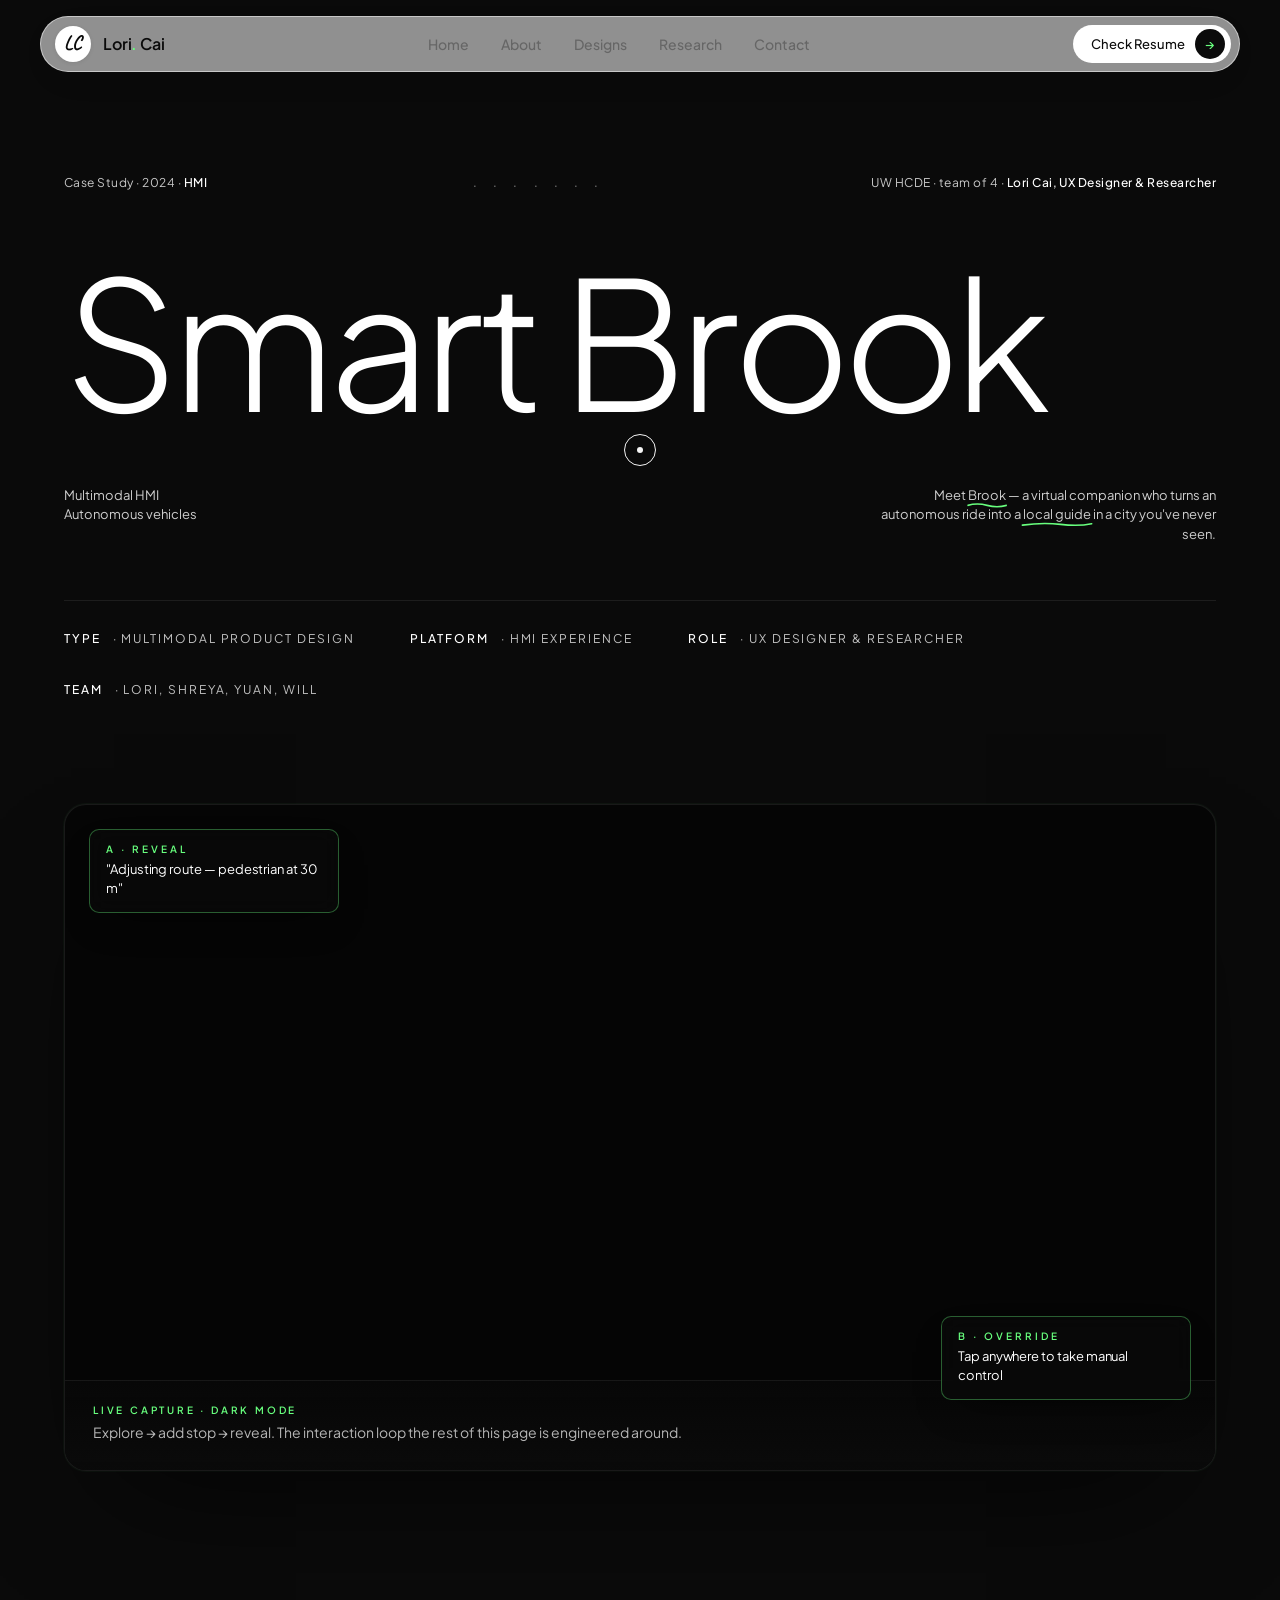
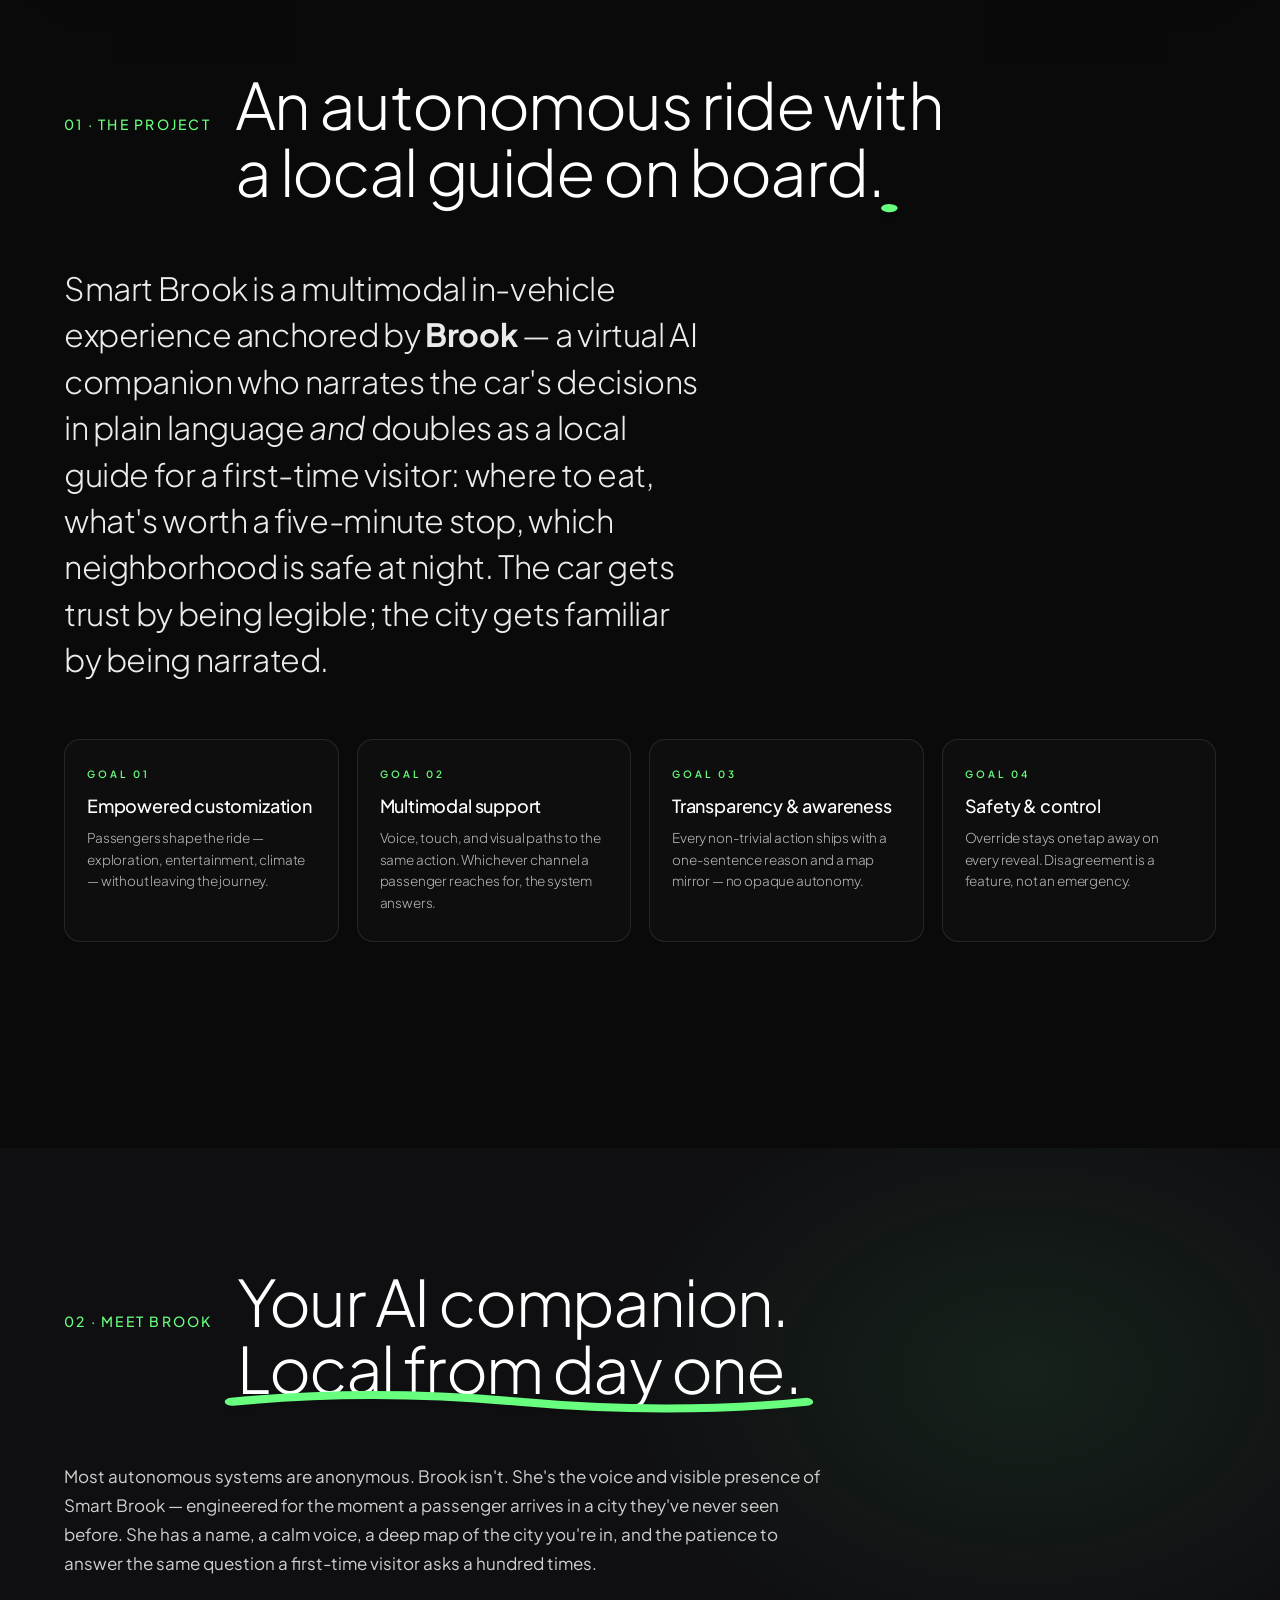
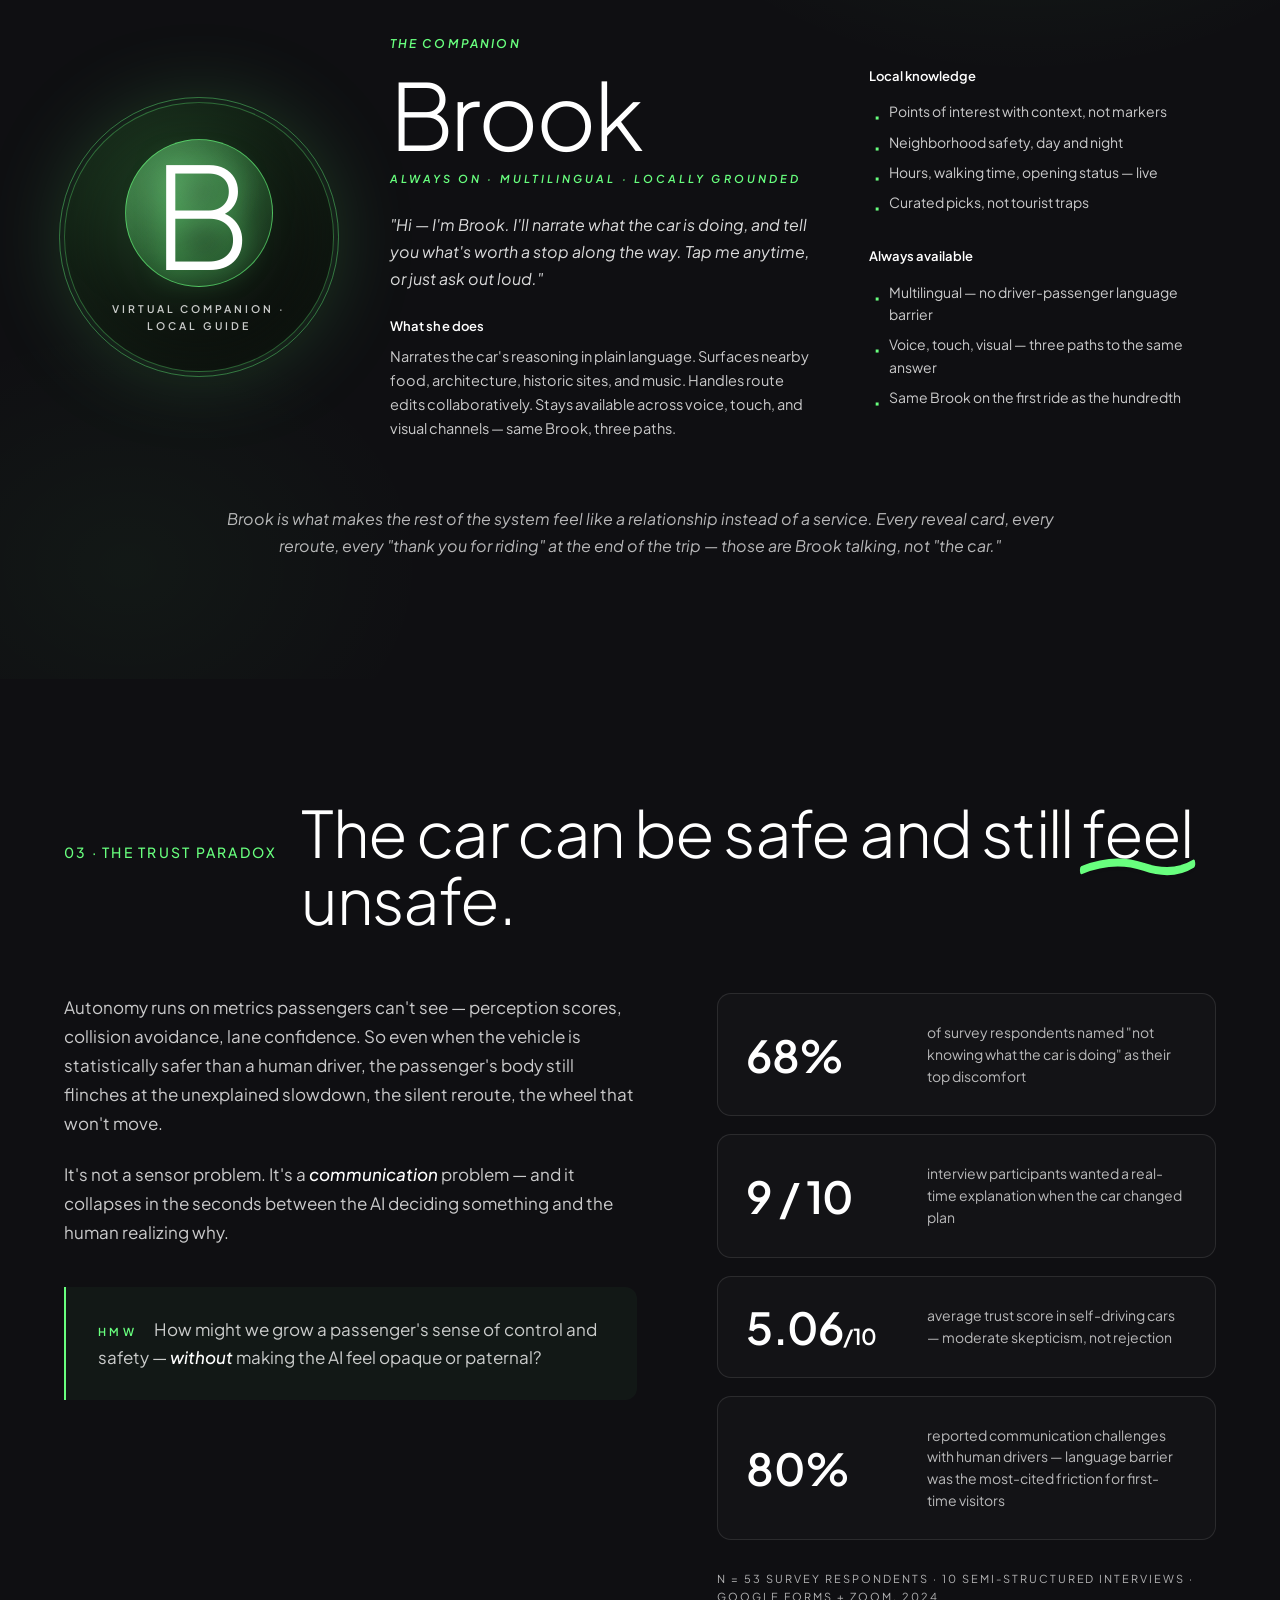
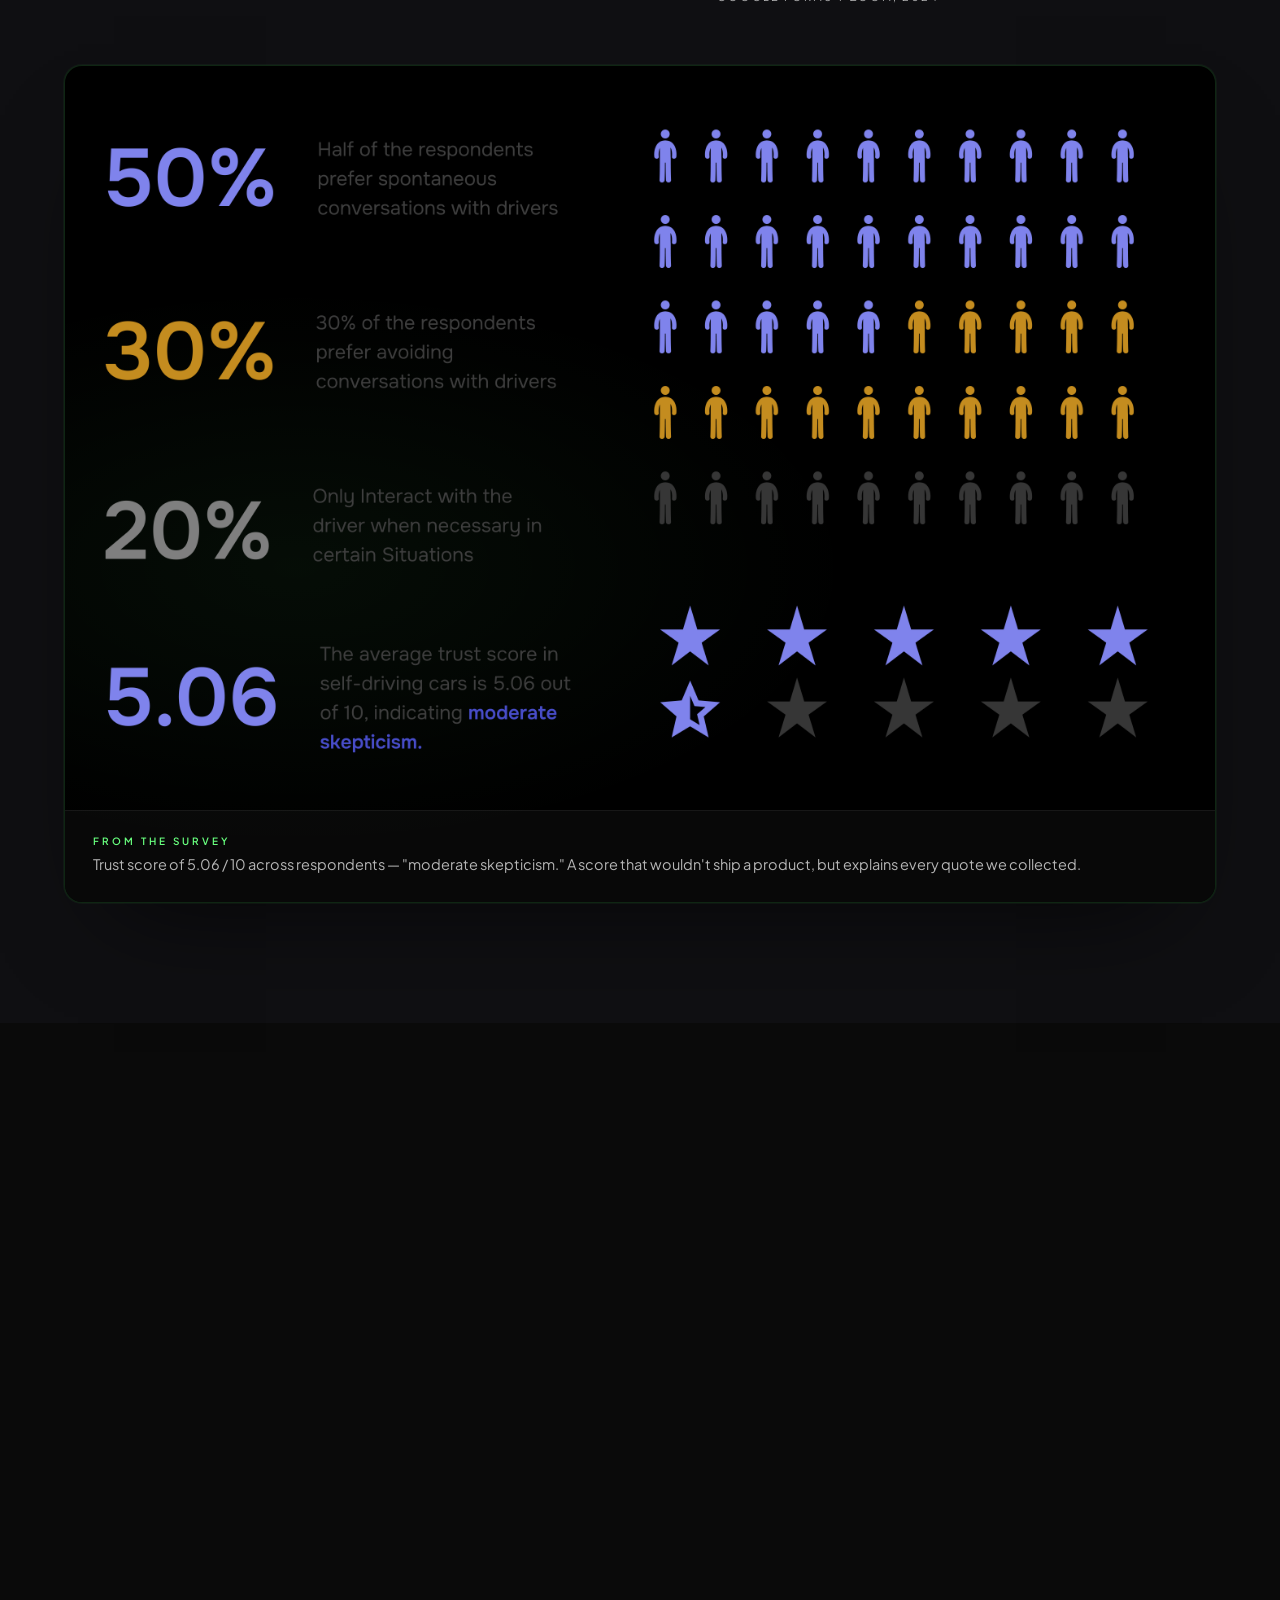
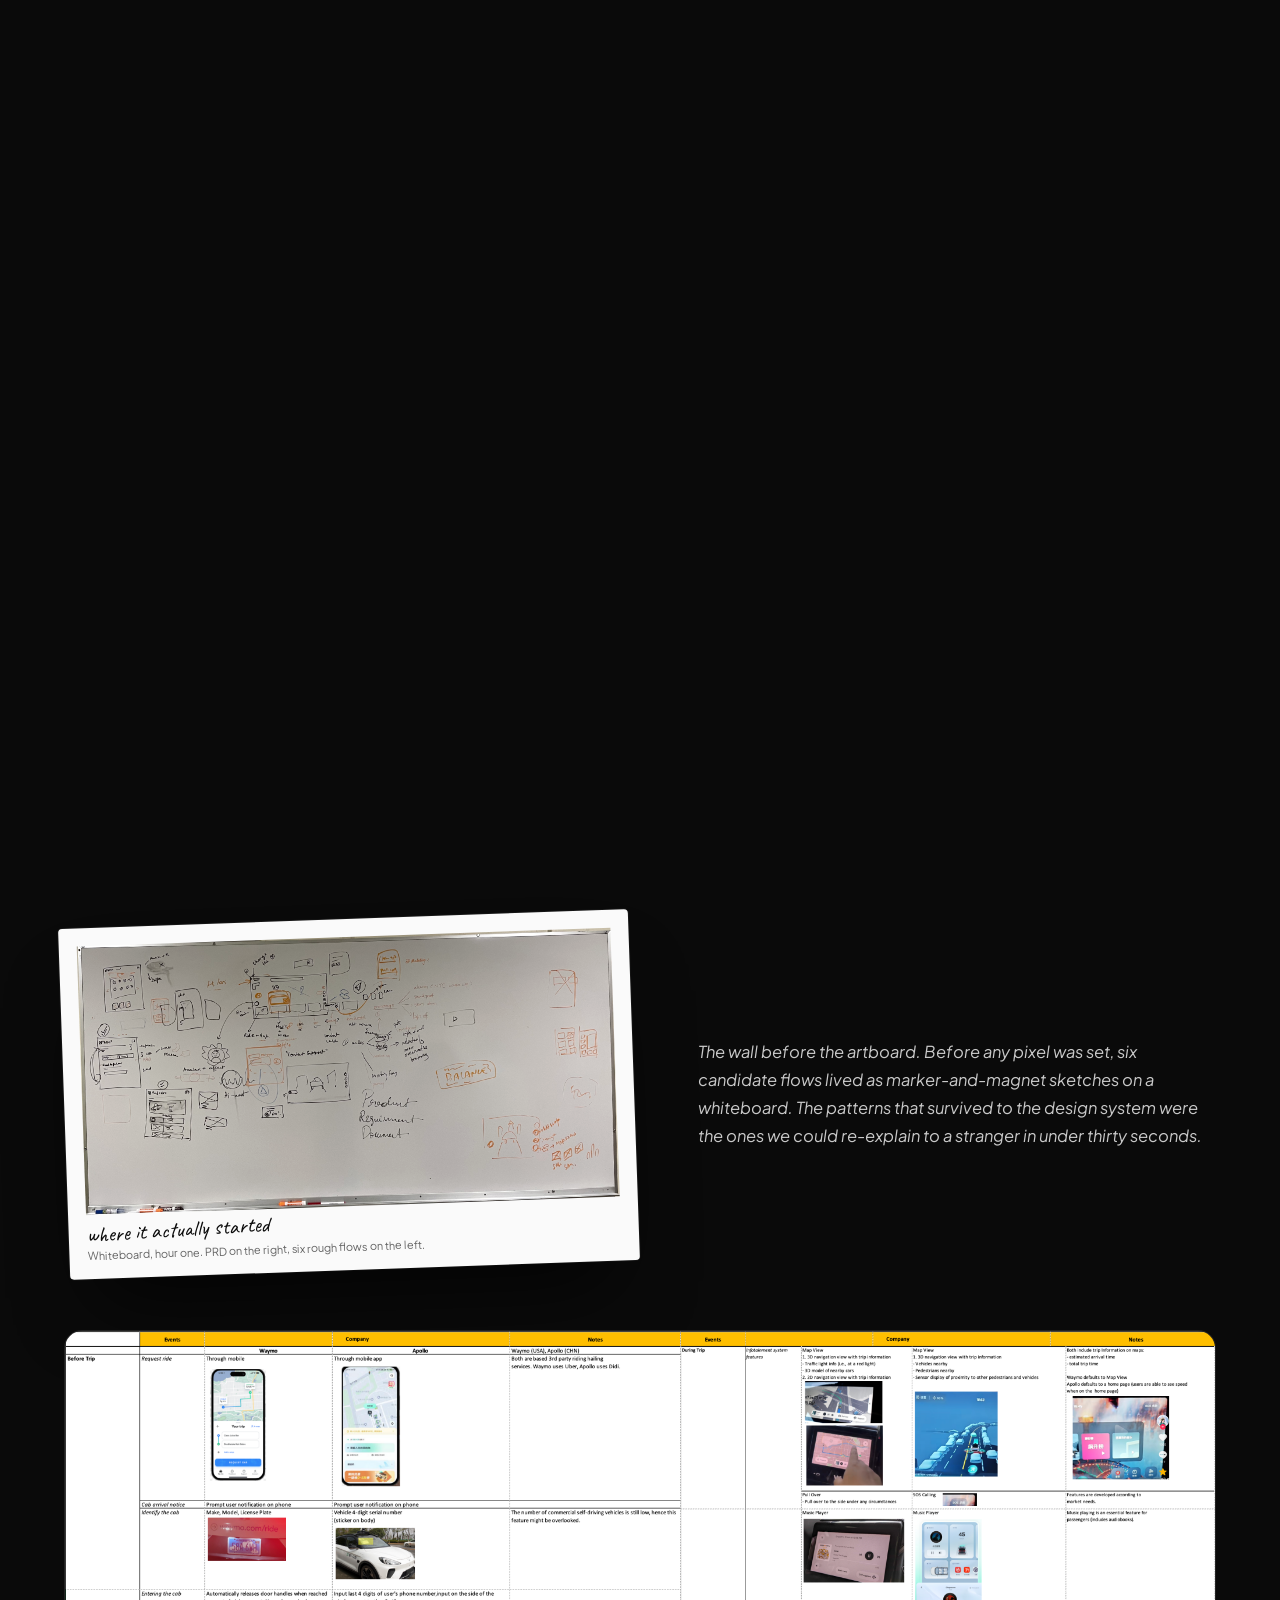
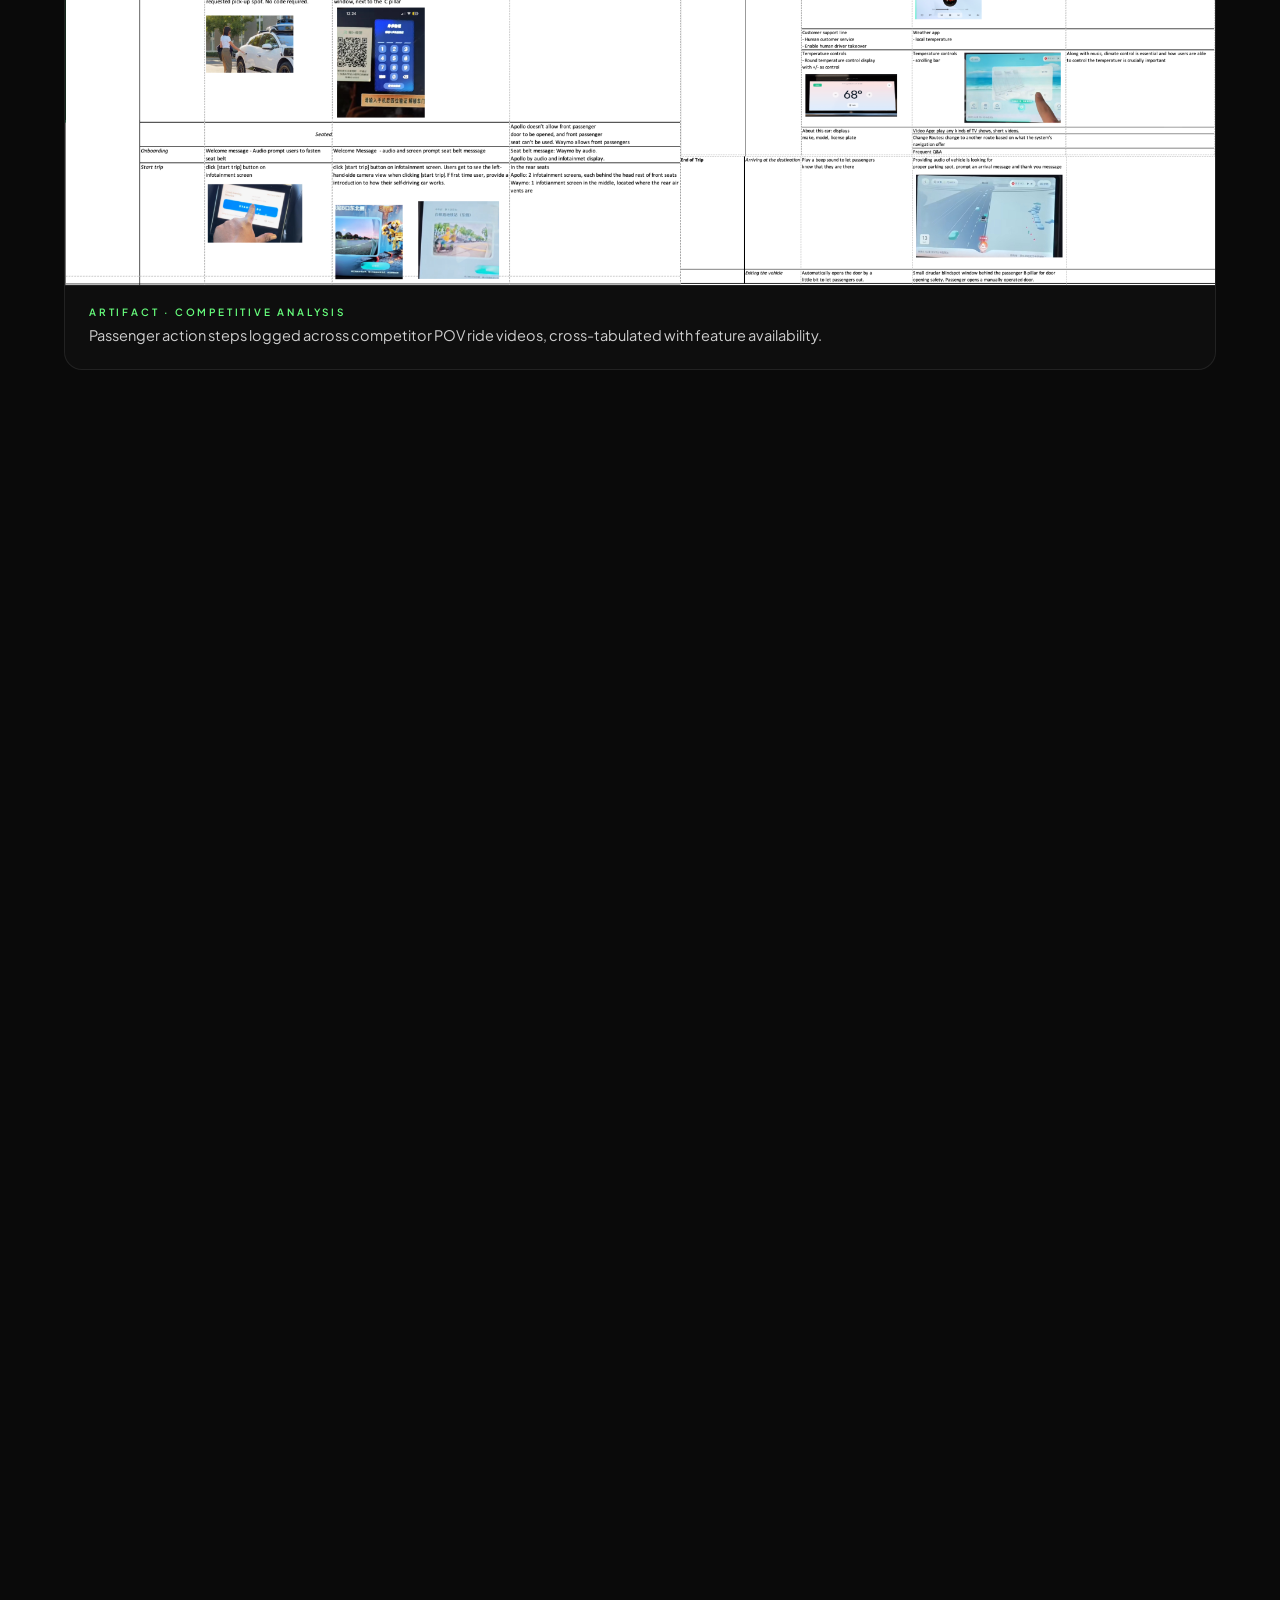
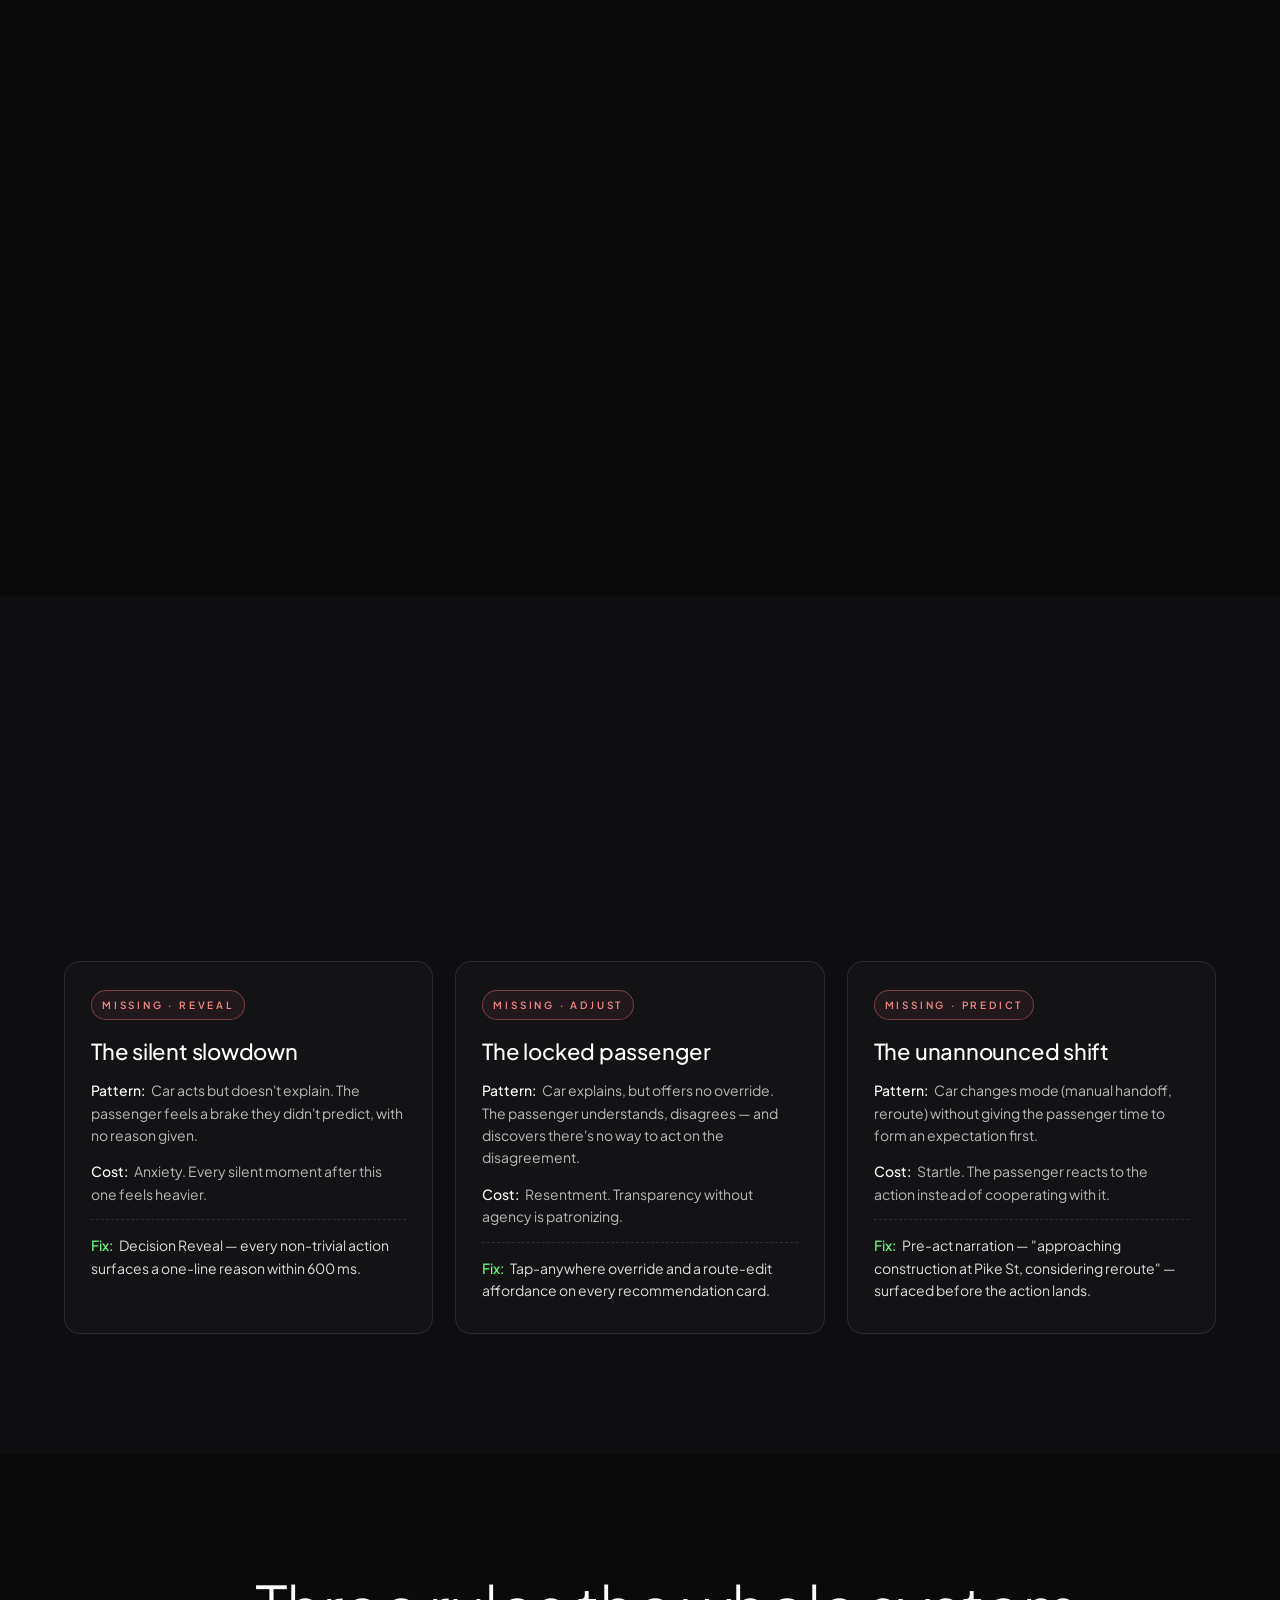
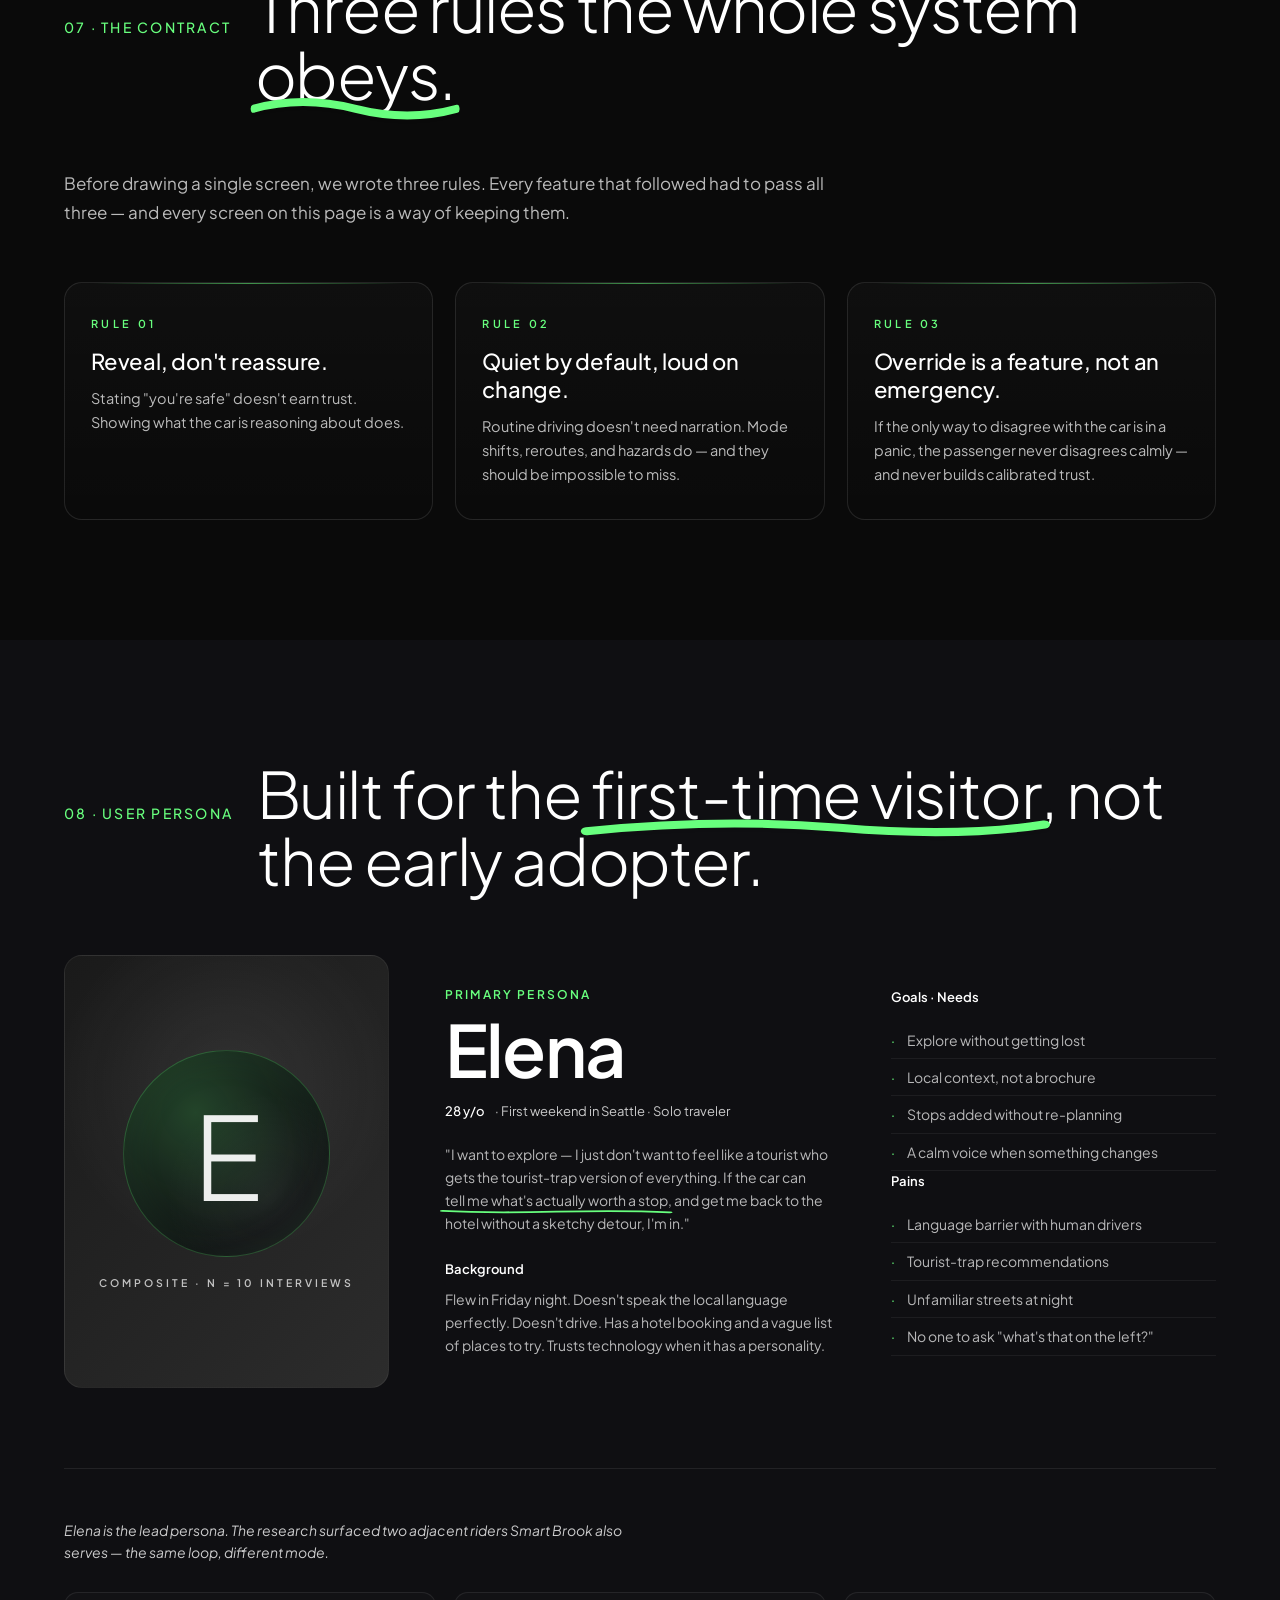
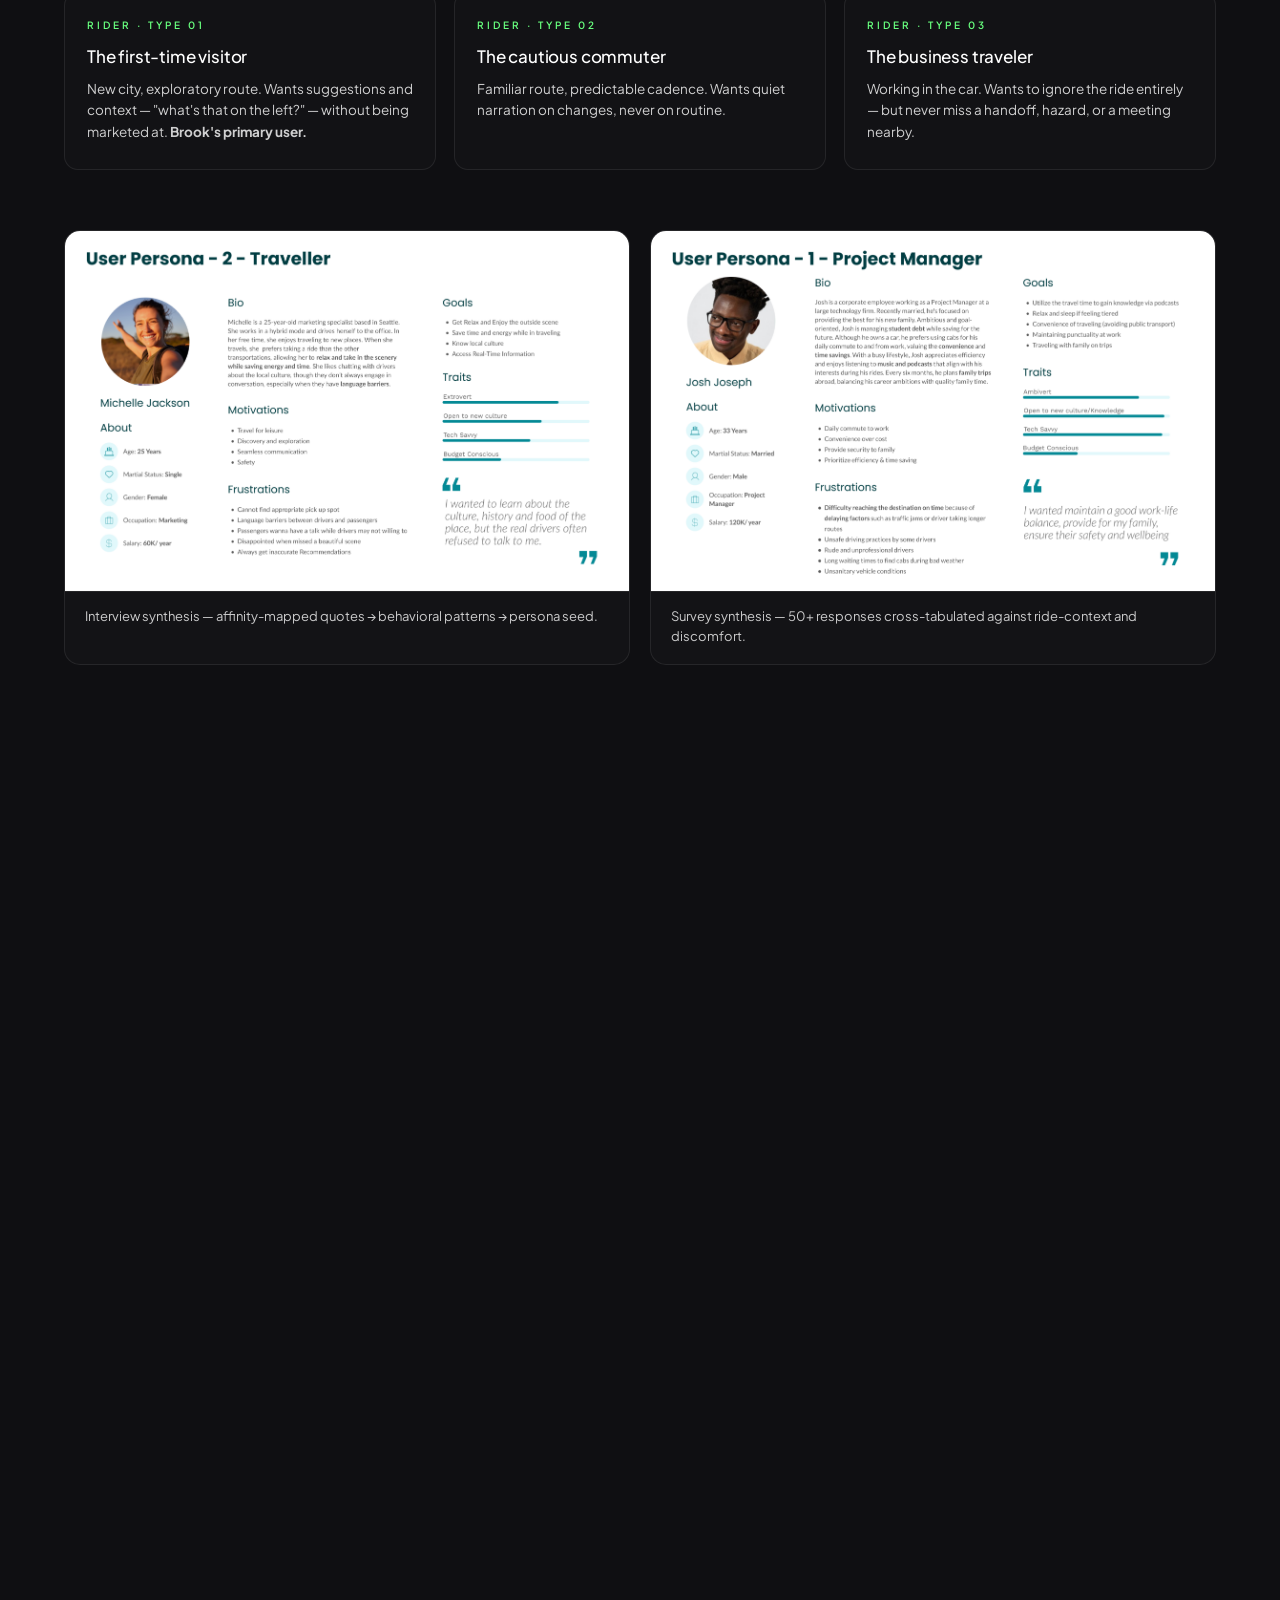
<file: projects/smart-brook.html>
<!DOCTYPE html>
<html lang="en">
<head>
  <meta charset="UTF-8">
  <meta name="viewport" content="width=device-width, initial-scale=1.0">
  <title>Smart Brook · Lori Cai</title>
  <meta name="description" content="Case study — A multimodal HMI for autonomous vehicles, engineered to make the car's reasoning visible at human speed.">
  <meta property="og:type" content="website">
  <meta property="og:url" content="https://www.leicai99.com/projects/smart-brook.html">
  <meta property="og:title" content="Smart Brook · Lori Cai">
  <meta property="og:description" content="Case study — A multimodal HMI for autonomous vehicles, engineered to make the car's reasoning visible at human speed.">
  <meta property="og:image" content="https://www.leicai99.com/assets/og.png">
  <meta property="og:image:width" content="1200">
  <meta property="og:image:height" content="630">
  <meta name="twitter:card" content="summary_large_image">
  <meta name="twitter:image" content="https://www.leicai99.com/assets/og.png">
  <link rel="icon" href="/favicon.svg" type="image/svg+xml">
  <link rel="icon" href="/assets/favicon-512.png" type="image/png" sizes="512x512">
  <link rel="apple-touch-icon" href="/assets/apple-touch-icon.png">
  <link rel="preconnect" href="https://fonts.googleapis.com">
  <link rel="preconnect" href="https://fonts.gstatic.com" crossorigin>
  <link href="https://fonts.googleapis.com/css2?family=Inter:ital,wght@0,300;0,400;0,500;0,600;0,700;1,400;1,500&family=Plus+Jakarta+Sans:ital,wght@0,300;0,400;0,500;0,600;0,700;0,800;1,500;1,600&family=Caveat:wght@600;700&display=swap" rel="stylesheet">
  <link rel="stylesheet" href="../styles.css">
</head>
<body class="cs-page theme-brook">
  <header class="site-header">
    <div class="nav-pill">
      <nav class="nav">
        <a href="/" class="logo">
          <span class="logo-monogram">LC</span>
          <span class="logo-name">Lori<span class="dot">.</span> Cai</span>
        </a>
        <div class="nav-center">
          <a href="/">Home</a>
          <a href="/about.html">About</a>
          <a href="/designs.html">Designs</a>
          <a href="/research/">Research</a>
          <a href="/contact.html">Contact</a>
        </div>
        <div class="nav-right">
          <a href="https://docs.google.com/document/d/1YYCmqkbBz23IVgeAIkrZoWJfuecsSlBc/edit?usp=sharing&amp;ouid=109984980377119589344&amp;rtpof=true&amp;sd=true" target="_blank" rel="noopener" class="btn-resume">Check Resume <span class="btn-resume-arrow">→</span></a>
          <button class="nav-toggle" aria-label="Toggle navigation" aria-expanded="false"><span></span><span></span></button>
        </div>
      </nav>
    </div>
  </header>

  <main>

    <!-- HERO -->
    <section class="brook-hero">
      <div class="container">
        <div class="brook-meta cs-reveal">
          <span>Case Study · 2024 · <strong>HMI</strong></span>
          <span class="dots">. . . . . . .</span>
          <span class="right">UW HCDE · team of 4 · <strong>Lori Cai, UX Designer &amp; Researcher</strong></span>
        </div>
        <h1 class="cs-reveal cs-reveal-delay-1">Smart&nbsp;Brook</h1>
        <div class="brook-hero-corners">
          <div class="left cs-reveal cs-reveal-delay-2">Multimodal HMI<br>Autonomous vehicles</div>
          <div class="right cs-reveal cs-reveal-delay-2">Meet <span class="ink">Brook</span> — a virtual companion who turns an autonomous ride into a <span class="ink">local guide</span> in a city you've never seen.</div>
        </div>
        <div class="brook-hero-strap cs-reveal cs-reveal-delay-2">
          <span><strong>Type</strong> · Multimodal Product Design</span>
          <span><strong>Platform</strong> · HMI Experience</span>
          <span><strong>Role</strong> · UX Designer &amp; Researcher</span>
          <span><strong>Team</strong> · Lori, Shreya, Yuan, Will</span>
        </div>
      </div>
    </section>

    <!-- CINEMATIC OPENER — real interaction GIF as the first visual statement -->
    <section class="brook-cinematic">
      <div class="container">
        <figure class="brook-cinematic-frame cs-reveal">
          <video src="/assets/projects/smart-brook/ride-loop.mp4" autoplay loop muted playsinline aria-label="Smart Brook · map exploration, route edit, and decision reveal in motion" style="display:block; width:100%; height:auto;"></video>
          <div class="brook-cinematic-overlay" aria-hidden="true">
            <span class="brook-cinematic-callout tl"><span class="lbl">A · Reveal</span>"Adjusting route — pedestrian at 30 m"</span>
            <span class="brook-cinematic-callout br"><span class="lbl">B · Override</span>Tap anywhere to take manual control</span>
          </div>
          <figcaption>
            <span class="lbl">Live capture · dark mode</span>
            Explore → add stop → reveal. The interaction loop the rest of this page is engineered around.
          </figcaption>
        </figure>
      </div>
    </section>

    <!-- 01 · THE PROJECT & GOALS -->
    <section class="brook-project">
      <div class="container">
        <div class="brook-section-head cs-reveal">
          <span class="num">01 ·  The Project</span>
          <h2>An autonomous ride with <span class="ink">a local guide on board.</span></h2>
        </div>
        <p class="cs-reveal cs-reveal-delay-1">Smart Brook is a multimodal in-vehicle experience anchored by <strong>Brook</strong> — a virtual AI companion who narrates the car's decisions in plain language <em>and</em> doubles as a local guide for a first-time visitor: where to eat, what's worth a five-minute stop, which neighborhood is safe at night. The car gets trust by being legible; the city gets familiar by being narrated.</p>

        <div class="brook-goals cs-reveal cs-reveal-delay-2" aria-label="Four design goals">
          <div class="brook-goal">
            <span class="ix">Goal 01</span>
            <h5>Empowered customization</h5>
            <p>Passengers shape the ride — exploration, entertainment, climate — without leaving the journey.</p>
          </div>
          <div class="brook-goal">
            <span class="ix">Goal 02</span>
            <h5>Multimodal support</h5>
            <p>Voice, touch, and visual paths to the same action. Whichever channel a passenger reaches for, the system answers.</p>
          </div>
          <div class="brook-goal">
            <span class="ix">Goal 03</span>
            <h5>Transparency &amp; awareness</h5>
            <p>Every non-trivial action ships with a one-sentence reason and a map mirror — no opaque autonomy.</p>
          </div>
          <div class="brook-goal">
            <span class="ix">Goal 04</span>
            <h5>Safety &amp; control</h5>
            <p>Override stays one tap away on every reveal. Disagreement is a feature, not an emergency.</p>
          </div>
        </div>

        <div class="brook-tools cs-reveal cs-reveal-delay-2">
          <span class="chip">10 interviews</span>
          <span class="chip">50+ survey responses</span>
          <span class="chip">POV ride video analysis</span>
          <span class="chip">Personas</span>
          <span class="chip">User flows</span>
          <span class="chip">HMI screens</span>
          <span class="chip">Design system</span>
        </div>
      </div>
    </section>

    <!-- 02 · MEET BROOK — virtual companion / local guide -->
    <section class="brook-character-section">
      <div class="container">
        <div class="brook-section-head cs-reveal">
          <span class="num">02 ·  Meet Brook</span>
          <h2>Your AI companion. <span class="ink">Local from day one.</span></h2>
        </div>

        <p class="brook-character-lede cs-reveal cs-reveal-delay-1">Most autonomous systems are anonymous. Brook isn't. She's the voice and visible presence of Smart Brook — engineered for the moment a passenger arrives in a city they've never seen before. She has a name, a calm voice, a deep map of the city you're in, and the patience to answer the same question a first-time visitor asks a hundred times.</p>

        <div class="brook-character cs-reveal cs-reveal-delay-2">
          <div class="brook-character-avatar" aria-label="Brook avatar — typographic mark">
            <span class="brook-character-monogram">B</span>
            <span class="brook-character-meta">Virtual companion · Local guide</span>
            <span class="brook-character-pulse" aria-hidden="true"></span>
          </div>

          <div class="brook-character-bio">
            <p class="label">The companion</p>
            <h3 class="name">Brook</h3>
            <p class="role">Always on · Multilingual · Locally grounded</p>
            <p>"Hi — I'm Brook. I'll narrate what the car is doing, and tell you what's worth a stop along the way. Tap me anytime, or just ask out loud."</p>
            <h6>What she does</h6>
            <p>Narrates the car's reasoning in plain language. Surfaces nearby food, architecture, historic sites, and music. Handles route edits collaboratively. Stays available across voice, touch, and visual channels — same Brook, three paths.</p>
          </div>

          <div class="brook-character-capabilities">
            <h6>Local knowledge</h6>
            <ul>
              <li>Points of interest with context, not markers</li>
              <li>Neighborhood safety, day and night</li>
              <li>Hours, walking time, opening status — live</li>
              <li>Curated picks, not tourist traps</li>
            </ul>
            <h6>Always available</h6>
            <ul>
              <li>Multilingual — no driver-passenger language barrier</li>
              <li>Voice, touch, visual — three paths to the same answer</li>
              <li>Same Brook on the first ride as the hundredth</li>
            </ul>
          </div>
        </div>

        <p class="brook-character-foot cs-reveal cs-reveal-delay-2">Brook is what makes the rest of the system feel like a relationship instead of a service. Every reveal card, every reroute, every "thank you for riding" at the end of the trip — those are Brook talking, not "the car."</p>
      </div>
    </section>

    <!-- 03 · THE TRUST PARADOX -->
    <section class="brook-paradox">
      <div class="container">
        <div class="brook-section-head cs-reveal">
          <span class="num">03 ·  The Trust Paradox</span>
          <h2>The car can be safe and still <span class="ink">feel</span> unsafe.</h2>
        </div>

        <div class="brook-paradox-grid">
          <div class="cs-reveal cs-reveal-delay-1">
            <p>Autonomy runs on metrics passengers can't see — perception scores, collision avoidance, lane confidence. So even when the vehicle is statistically safer than a human driver, the passenger's body still flinches at the unexplained slowdown, the silent reroute, the wheel that won't move.</p>
            <p>It's not a sensor problem. It's a <em>communication</em> problem — and it collapses in the seconds between the AI deciding something and the human realizing why.</p>
            <p class="brook-paradox-hmw">
              <span class="lbl">HMW</span>
              How might we grow a passenger's sense of control and safety — <em>without</em> making the AI feel opaque or paternal?
            </p>
          </div>

          <div class="brook-paradox-stats cs-reveal cs-reveal-delay-2">
            <div class="brook-stat">
              <span class="num">68%</span>
              <span class="lbl">of survey respondents named "not knowing what the car is doing" as their top discomfort</span>
            </div>
            <div class="brook-stat">
              <span class="num">9 / 10</span>
              <span class="lbl">interview participants wanted a real-time explanation when the car changed plan</span>
            </div>
            <div class="brook-stat">
              <span class="num">5.06<span style="font-size: 0.5em;">/10</span></span>
              <span class="lbl">average trust score in self-driving cars — moderate skepticism, not rejection</span>
            </div>
            <div class="brook-stat">
              <span class="num">80%</span>
              <span class="lbl">reported communication challenges with human drivers — language barrier was the most-cited friction for first-time visitors</span>
            </div>
            <p class="brook-stat-note">n = 53 survey respondents · 10 semi-structured interviews · Google&nbsp;Forms + Zoom, 2024</p>
          </div>
        </div>

        <!-- Survey viz — full-width dark inset -->
        <figure class="brook-survey-viz cs-reveal cs-reveal-delay-2">
          <img src="/assets/projects/smart-brook/Frame_1707479169.png" alt="Survey breakdown — 50% prefer spontaneous driver conversation, 30% avoid, 20% only when necessary; trust score 5.06/10" loading="lazy">
          <figcaption>
            <span class="lbl">From the survey</span>
            Trust score of 5.06 / 10 across respondents — "moderate skepticism." A score that wouldn't ship a product, but explains every quote we collected.
          </figcaption>
        </figure>
      </div>
    </section>

    <!-- 03 · RESEARCH -->
    <section class="brook-research-section">
      <div class="container">
        <div class="brook-section-head cs-reveal">
          <span class="num">04 ·  Research</span>
          <h2>What we heard before we drew <span class="ink">a single screen.</span></h2>
        </div>

        <div class="brook-research-grid">
          <div class="brook-research-card cs-reveal">
            <span class="lbl">Method 01</span>
            <h4>10 qualitative interviews</h4>
            <p>Frequent business travelers, casual vacationers, and daily commuters — chosen for the spread of contexts in which someone might use a self-driving ride.</p>
            <p class="brook-research-find">Most participants didn't fear the technology. They feared <em>not understanding</em> what it was about to do.</p>
          </div>
          <div class="brook-research-card cs-reveal cs-reveal-delay-1">
            <span class="lbl">Method 02</span>
            <h4>50+ survey responses</h4>
            <p>A multiple-choice instrument distributed via Google Forms to students, professionals, and frequent ride-hailers.</p>
            <p class="brook-research-find">Respondents who described autonomous rides as "stressful" overwhelmingly cited <em>opacity</em>, not danger.</p>
          </div>
          <div class="brook-research-card cs-reveal cs-reveal-delay-2">
            <span class="lbl">Method 03</span>
            <h4>POV ride video analysis</h4>
            <p>We logged in-vehicle features and passenger actions across competitor POV videos, mapping each step into a comparative chart.</p>
            <p class="brook-research-find">Existing systems narrated <em>what</em> the car was doing, rarely <em>why</em> — leaving the passenger to infer reasoning.</p>
          </div>
        </div>

        <!-- Affinity diagram — wide scrollable artifact (presented bigger than fits) -->
        <figure class="brook-affinity cs-reveal cs-reveal-delay-2">
          <div class="brook-affinity-stage">
            <img src="/assets/projects/smart-brook/Group_964_1.png" alt="Affinity diagram — seven research themes synthesized from interview transcripts" loading="lazy">
            <span class="brook-affinity-hint" aria-hidden="true">scroll →</span>
          </div>
          <figcaption>
            <span class="lbl">Artifact · Affinity diagram</span>
            Seven themes surfaced from interview synthesis — from <em>safety concerns</em> to <em>human drivers vs. autonomous systems</em>. Every reveal pattern on the next pages traces back to a sticky on this wall.
          </figcaption>
        </figure>

        <!-- Whiteboard origin photo — polaroid treatment -->
        <div class="brook-research-polaroid-row cs-reveal cs-reveal-delay-2">
          <figure class="brook-polaroid">
            <img src="/assets/projects/smart-brook/IMG_6269_2.jpeg" alt="Whiteboard brainstorm — early sketches and product requirement notes" loading="lazy">
            <figcaption>
              <span class="brook-polaroid-handwritten">where it actually started</span>
              Whiteboard, hour one. PRD on the right, six rough flows on the left.
            </figcaption>
          </figure>
          <div class="brook-research-polaroid-text">
            <p>The wall before the artboard. Before any pixel was set, six candidate flows lived as marker-and-magnet sketches on a whiteboard. The patterns that survived to the design system were the ones we could re-explain to a stranger in under thirty seconds.</p>
          </div>
        </div>

        <!-- Competitive analysis chart -->
        <figure class="brook-research-artifact cs-reveal cs-reveal-delay-2">
          <img src="/assets/projects/smart-brook/Group_1707478711.png" alt="Competitive analysis chart — passenger actions logged across POV ride videos" loading="lazy">
          <figcaption>
            <span class="lbl">Artifact · Competitive analysis</span>
            Passenger action steps logged across competitor POV ride videos, cross-tabulated with feature availability.
          </figcaption>
        </figure>

        <div class="brook-quotes cs-reveal cs-reveal-delay-2">
          <blockquote>
            <p>"It's not the speed that scares me. It's that the car will just <em>do something</em> and I don't know if it saw what I saw."</p>
            <cite>— Daily commuter, P03</cite>
          </blockquote>
          <blockquote>
            <p>"I want to know it's thinking. Not the math — just that there's a reason."</p>
            <cite>— Vacationer, P07</cite>
          </blockquote>
          <blockquote class="brook-quote-dissent">
            <p>"Honestly, I'd rather it just drove. I'm tired of explanations on every app."</p>
            <cite>— Business traveler, P09 · dissenting view</cite>
          </blockquote>
        </div>
      </div>
    </section>

    <!-- 04 · THE INSIGHT — TRUST LOOP -->
    <section class="brook-loop-section">
      <div class="container">
        <div class="brook-section-head cs-reveal">
          <span class="num">05 ·  The Insight</span>
          <h2>Trust isn't a score. It's a <span class="ink">loop.</span></h2>
        </div>

        <p class="brook-loop-lede cs-reveal cs-reveal-delay-1">Passengers don't decide once whether to trust the car. They re-decide on every action. Every slowdown, every reroute, every silent moment is a turn of the same five-step loop — and trust either accumulates or quietly leaks.</p>

        <div class="brook-loop-wheel cs-reveal cs-reveal-delay-2" aria-label="The five stages of the human-AI trust loop">
          <svg class="brook-loop-svg" viewBox="0 0 760 760" aria-hidden="true">
            <defs>
              <radialGradient id="brook-loop-glow" cx="50%" cy="50%" r="50%">
                <stop offset="0%" stop-color="rgba(104,255,126,0.12)"/>
                <stop offset="60%" stop-color="rgba(104,255,126,0.04)"/>
                <stop offset="100%" stop-color="rgba(104,255,126,0)"/>
              </radialGradient>
            </defs>
            <!-- inner glow -->
            <circle cx="380" cy="380" r="260" fill="url(#brook-loop-glow)"/>
            <!-- background dashed ring -->
            <circle cx="380" cy="380" r="260" fill="none" stroke="rgba(104,255,126,0.2)" stroke-width="1" stroke-dasharray="3 7"/>
            <!-- 5 node markers at pentagon points (computed from r=260, center 380,380) -->
            <g fill="var(--cs-accent)">
              <circle cx="380" cy="120" r="5"/>
              <circle cx="627" cy="300" r="5"/>
              <circle cx="533" cy="590" r="5"/>
              <circle cx="227" cy="590" r="5"/>
              <circle cx="133" cy="300" r="5"/>
            </g>
            <!-- animated pulse traveling clockwise around the ring -->
            <circle class="brook-loop-pulse" cx="380" cy="380" r="260" fill="none" stroke="rgba(104,255,126,0.95)" stroke-width="2.4" stroke-dasharray="90 1544" stroke-linecap="round"/>
          </svg>

          <div class="brook-loop-center">
            <span class="brook-loop-center-eyebrow">The trust loop</span>
            <p>Each turn is a chance to <span class="ink">calibrate</span> — not to maximize.</p>
          </div>

          <div class="brook-loop-node n1">
            <span class="ix">01</span>
            <h4>Predict</h4>
            <p>The passenger forms a mental model: <em>"the car should slow for that stop sign."</em></p>
          </div>
          <div class="brook-loop-node n2">
            <span class="ix">02</span>
            <h4>Act</h4>
            <p>The vehicle takes an action. <em>Brakes engage. Wheel turns. Route shifts.</em></p>
          </div>
          <div class="brook-loop-node n3">
            <span class="ix">03</span>
            <h4>Reveal</h4>
            <p>The system announces the action and its reason — in one sentence, before the passenger has to ask.</p>
          </div>
          <div class="brook-loop-node n4">
            <span class="ix">04</span>
            <h4>Verify</h4>
            <p>The passenger checks the reveal against their prediction. <em>Did the car see what I saw?</em></p>
          </div>
          <div class="brook-loop-node n5">
            <span class="ix">05</span>
            <h4>Adjust</h4>
            <p>The passenger calibrates: relax, override, or change a preference. The next turn begins from a new baseline.</p>
          </div>
        </div>

        <p class="brook-loop-foot cs-reveal cs-reveal-delay-2">Smart Brook is engineered around this loop. Every screen, every voice line, every haptic moment was designed to keep all five stages legible.</p>
      </div>
    </section>

    <!-- 05 · FAILURE MODES -->
    <section class="brook-failures">
      <div class="container">
        <div class="brook-section-head cs-reveal">
          <span class="num">06 ·  Failure Modes</span>
          <h2>Skip a stage and the loop <span class="ink">breaks.</span></h2>
        </div>

        <p class="brook-failures-lede cs-reveal cs-reveal-delay-1">Three patterns in our research showed what happens when one of the five stages is missing. Each one is a place where a well-intentioned autonomous system silently erodes the trust it just spent miles earning.</p>

        <div class="brook-failure-grid">
          <div class="brook-failure-card cs-reveal">
            <span class="brook-failure-tag">Missing · Reveal</span>
            <h4>The silent slowdown</h4>
            <p class="brook-failure-pattern"><strong>Pattern:</strong> Car acts but doesn't explain. The passenger feels a brake they didn't predict, with no reason given.</p>
            <p class="brook-failure-cost"><strong>Cost:</strong> Anxiety. Every silent moment after this one feels heavier.</p>
            <p class="brook-failure-fix"><strong>Fix:</strong> Decision Reveal — every non-trivial action surfaces a one-line reason within 600&nbsp;ms.</p>
          </div>
          <div class="brook-failure-card cs-reveal cs-reveal-delay-1">
            <span class="brook-failure-tag">Missing · Adjust</span>
            <h4>The locked passenger</h4>
            <p class="brook-failure-pattern"><strong>Pattern:</strong> Car explains, but offers no override. The passenger understands, disagrees — and discovers there's no way to act on the disagreement.</p>
            <p class="brook-failure-cost"><strong>Cost:</strong> Resentment. Transparency without agency is patronizing.</p>
            <p class="brook-failure-fix"><strong>Fix:</strong> Tap-anywhere override and a route-edit affordance on every recommendation card.</p>
          </div>
          <div class="brook-failure-card cs-reveal cs-reveal-delay-2">
            <span class="brook-failure-tag">Missing · Predict</span>
            <h4>The unannounced shift</h4>
            <p class="brook-failure-pattern"><strong>Pattern:</strong> Car changes mode (manual handoff, reroute) without giving the passenger time to form an expectation first.</p>
            <p class="brook-failure-cost"><strong>Cost:</strong> Startle. The passenger reacts to the action instead of cooperating with it.</p>
            <p class="brook-failure-fix"><strong>Fix:</strong> Pre-act narration — "approaching construction at Pike St, considering reroute" — surfaced before the action lands.</p>
          </div>
        </div>
      </div>
    </section>

    <!-- 06 · THREE RULES (design contract, hoisted from Calibration) -->
    <section class="brook-rules-section">
      <div class="container">
        <div class="brook-section-head cs-reveal">
          <span class="num">07 ·  The Contract</span>
          <h2>Three rules the whole system <span class="ink">obeys.</span></h2>
        </div>

        <p class="brook-rules-lede cs-reveal cs-reveal-delay-1">Before drawing a single screen, we wrote three rules. Every feature that followed had to pass all three — and every screen on this page is a way of keeping them.</p>

        <div class="brook-rules-grid cs-reveal cs-reveal-delay-2">
          <div class="brook-rule">
            <span class="ix">Rule 01</span>
            <h5>Reveal, don't reassure.</h5>
            <p>Stating "you're safe" doesn't earn trust. Showing what the car is reasoning about does.</p>
          </div>
          <div class="brook-rule">
            <span class="ix">Rule 02</span>
            <h5>Quiet by default, loud on change.</h5>
            <p>Routine driving doesn't need narration. Mode shifts, reroutes, and hazards do — and they should be impossible to miss.</p>
          </div>
          <div class="brook-rule">
            <span class="ix">Rule 03</span>
            <h5>Override is a feature, not an emergency.</h5>
            <p>If the only way to disagree with the car is in a panic, the passenger never disagrees calmly — and never builds calibrated trust.</p>
          </div>
        </div>
      </div>
    </section>

    <!-- 07 · PERSONA -->
    <section class="brook-persona-section">
      <div class="container">
        <div class="brook-section-head cs-reveal">
          <span class="num">08 ·  User Persona</span>
          <h2>Built for the <span class="ink">first-time visitor</span>, not the early adopter.</h2>
        </div>

        <div class="brook-persona">
          <div class="brook-persona-photo cs-reveal" aria-label="Persona portrait — abstract">
            <span class="brook-persona-monogram">E</span>
            <span class="brook-persona-meta">Composite · n = 10 interviews</span>
          </div>

          <div class="brook-persona-bio cs-reveal cs-reveal-delay-1">
            <p class="label">Primary persona</p>
            <h3 class="name">Elena</h3>
            <p class="age"><strong>28 y/o</strong> · First weekend in Seattle · Solo traveler</p>
            <p>"I want to explore — I just don't want to feel like a tourist who gets the tourist-trap version of everything. If the car can <span class="ink">tell me what's actually worth a stop</span>, and get me back to the hotel without a sketchy detour, I'm in."</p>
            <h6>Background</h6>
            <p>Flew in Friday night. Doesn't speak the local language perfectly. Doesn't drive. Has a hotel booking and a vague list of places to try. Trusts technology when it has a personality.</p>
          </div>

          <div class="brook-persona-side cs-reveal cs-reveal-delay-2">
            <h6>Goals · Needs</h6>
            <ul>
              <li>Explore without getting lost</li>
              <li>Local context, not a brochure</li>
              <li>Stops added without re-planning</li>
              <li>A calm voice when something changes</li>
            </ul>
            <h6>Pains</h6>
            <ul>
              <li>Language barrier with human drivers</li>
              <li>Tourist-trap recommendations</li>
              <li>Unfamiliar streets at night</li>
              <li>No one to ask "what's that on the left?"</li>
            </ul>
          </div>
        </div>

        <!-- Three riders restore the multi-user research nuance -->
        <div class="brook-three-riders cs-reveal cs-reveal-delay-2">
          <p class="brook-three-riders-eyebrow">Elena is the lead persona. The research surfaced two adjacent riders Smart Brook also serves — the same loop, different mode.</p>
          <div class="brook-three-riders-grid">
            <div class="brook-rider">
              <span class="ix">Rider · Type 01</span>
              <h5>The first-time visitor</h5>
              <p>New city, exploratory route. Wants suggestions and context — "what's that on the left?" — without being marketed at. <strong>Brook's primary user.</strong></p>
            </div>
            <div class="brook-rider">
              <span class="ix">Rider · Type 02</span>
              <h5>The cautious commuter</h5>
              <p>Familiar route, predictable cadence. Wants quiet narration on changes, never on routine.</p>
            </div>
            <div class="brook-rider">
              <span class="ix">Rider · Type 03</span>
              <h5>The business traveler</h5>
              <p>Working in the car. Wants to ignore the ride entirely — but never miss a handoff, hazard, or a meeting nearby.</p>
            </div>
          </div>
        </div>

        <!-- Real persona deliverables -->
        <div class="brook-persona-artifacts cs-reveal cs-reveal-delay-2">
          <figure>
            <img src="/assets/projects/smart-brook/User_Persona_-_Interview_Analysis.png" alt="Persona derived from interview synthesis" loading="lazy">
            <figcaption>Interview synthesis — affinity-mapped quotes → behavioral patterns → persona seed.</figcaption>
          </figure>
          <figure>
            <img src="/assets/projects/smart-brook/User_Persona_-_Survey_Analysis.png" alt="Persona derived from quantitative survey analysis" loading="lazy">
            <figcaption>Survey synthesis — 50+ responses cross-tabulated against ride-context and discomfort.</figcaption>
          </figure>
        </div>
      </div>
    </section>

    <!-- 08 · FROM SKETCH TO SYSTEM -->
    <section class="brook-sketch-section">
      <div class="container">
        <div class="brook-section-head cs-reveal">
          <span class="num">09 ·  From Sketch to System</span>
          <h2>How a whiteboard became <span class="ink">a coherent IA.</span></h2>
        </div>

        <p class="brook-sketch-lede cs-reveal cs-reveal-delay-1">Three documents got us from improvisation to a system that scales. None of them are pretty. All of them are load-bearing.</p>

        <!-- IA flow diagrams — three large flowcharts, each gets a light "exported from FigJam" treatment -->
        <div class="brook-ia-stack cs-reveal cs-reveal-delay-1">
          <figure class="brook-ia-doc">
            <div class="brook-ia-doc-meta">
              <span class="brook-ia-doc-label">IA 01</span>
              <span class="brook-ia-doc-title">Onboarding decision tree</span>
              <span class="brook-ia-doc-sub">New user → first-ride introductions → custom preferences</span>
            </div>
            <div class="brook-ia-doc-canvas">
              <img src="/assets/projects/smart-brook/image_634.png" alt="Onboarding decision tree — new user vs repeat user paths through onboarding" loading="lazy">
            </div>
          </figure>

          <figure class="brook-ia-doc">
            <div class="brook-ia-doc-meta">
              <span class="brook-ia-doc-label">IA 02</span>
              <span class="brook-ia-doc-title">Main-flow map</span>
              <span class="brook-ia-doc-sub">Map view as the root → live reveal feeds → route edit</span>
            </div>
            <div class="brook-ia-doc-canvas">
              <img src="/assets/projects/smart-brook/image_635.png" alt="Main flow map — map view branching into reveal feeds, route edit, and ETA" loading="lazy">
            </div>
          </figure>

          <figure class="brook-ia-doc">
            <div class="brook-ia-doc-meta">
              <span class="brook-ia-doc-label">IA 03</span>
              <span class="brook-ia-doc-title">Feature breakdown tree</span>
              <span class="brook-ia-doc-sub">Seven top-level features → voice-command coverage → settings</span>
            </div>
            <div class="brook-ia-doc-canvas">
              <img src="/assets/projects/smart-brook/image_636.png" alt="Feature breakdown tree — seven top-level features expanded into voice-command coverage" loading="lazy">
            </div>
          </figure>
        </div>

        <!-- Before / After card iteration -->
        <div class="brook-iteration cs-reveal cs-reveal-delay-2">
          <div class="brook-iteration-meta">
            <span class="brook-iteration-label">Card iteration · v0 → v1</span>
            <h4>One component, seven features, one rule.</h4>
            <p>The function card was the system's smallest unit. We carried its layout from wireframe to polished — same affordance, same hit target, same hierarchy — across all seven cabin features (Ride &amp; Discover, Media, Air, Seat, Zen, Contact, Vehicle). Below: the v0 wireframe row above the v1 polished row, with the path of refinement traced between them.</p>
          </div>
          <figure class="brook-iteration-frame">
            <img src="/assets/projects/smart-brook/Group_2085663346.png" alt="Card iteration before and after — wireframe row on top, polished row on bottom, arrows tracing refinement" loading="lazy">
            <figcaption>
              <span class="lbl">Wireframe → Polished</span>
              Seven cards, two rows. Top: v0 (structure). Bottom: v1 (icon, label, micro-copy, hit target).
            </figcaption>
          </figure>
        </div>
      </div>
    </section>

    <!-- 09 · FLOWS IN ACTION -->
    <section class="brook-flows-section">
      <div class="container">
        <div class="brook-section-head cs-reveal">
          <span class="num">10 ·  Flows in Action</span>
          <h2>Three flows, every <span class="ink">turn of the loop.</span></h2>
        </div>

        <p class="brook-flows-lede cs-reveal cs-reveal-delay-1">Three concrete journeys, each a place where the trust loop has to hold. Each flow is tagged with the loop stage it most strongly demonstrates, and each modality (voice, touch, visual) reaches the same screen state.</p>

        <!-- 4-up panel teaser -->
        <figure class="brook-flow-panels cs-reveal cs-reveal-delay-1">
          <img src="/assets/projects/smart-brook/Frame_2087324919.png" alt="Four key screen states — map with reveal, media entertainment panel, music play, and full-screen map" loading="lazy">
          <figcaption>
            <span class="lbl">Map → reveal → media → return</span>
            Four moments of the same ride, four screen states the system has to switch between without losing context.
          </figcaption>
        </figure>

        <!-- Flow 01 · Map + reveal (tablet bezel light/dark dual) -->
        <div class="brook-flow cs-reveal cs-reveal-delay-1">
          <div class="brook-flow-text">
            <span class="brook-flow-tag">Flow 01 · Loop stage: Reveal + Verify</span>
            <h3>Map &amp; Reveal</h3>
            <p>The map is where reveal and verify meet. Every car decision — slowdown, reroute, hazard — is mirrored on the map at the moment of the reveal card, so the passenger can match what the car saw to what they saw. The cluster ships in both light and dark — same hierarchy, different ambient mode.</p>
            <ul>
              <li>Reveal card pinned to the route, never the bottom of the screen</li>
              <li>Live trigger markers (pedestrian, construction) on the map</li>
              <li>Light + dark cluster · same component graph, swapped tokens</li>
            </ul>
          </div>
          <figure class="brook-flow-screens brook-flow-dual">
            <img src="/assets/projects/smart-brook/Frame_2087324896.png" alt="Map cluster in light and dark mode side by side" loading="lazy">
          </figure>
        </div>

        <!-- Flow 02 · Key Card features (single iPad bezel + secondary alert) -->
        <div class="brook-flow brook-flow-rev cs-reveal cs-reveal-delay-2">
          <div class="brook-flow-text">
            <span class="brook-flow-tag">Flow 02 · Loop stage: Adjust</span>
            <h3>Key Card Features</h3>
            <p>Climate, seat, mode, entertainment — all the controls the passenger reaches for during a ride, structured as scrollable cards. Same visual hierarchy as the reveal cards, so adjustment feels like a continuation of the loop, not a context switch.</p>
            <ul>
              <li>Scrollable function cards — discoverable without full-screen load</li>
              <li>Travel modes (focus, calm, work, party) gate notification volume</li>
              <li>Safety alerts live in the same card frame as climate, by design</li>
            </ul>
          </div>
          <figure class="brook-flow-screens">
            <img src="/assets/projects/smart-brook/Frame_2087324920.png" alt="Three function cards — Air Condition, Seat Adjustment, Zen Modes" loading="lazy">
            <img class="brook-flow-screen-secondary" src="/assets/projects/smart-brook/Input-Screen-notify.png" alt="Smart Brook safety notification screen" loading="lazy">
          </figure>
        </div>

        <!-- Flow 03 · Contact + Vehicle Details (map + side detail) -->
        <div class="brook-flow cs-reveal cs-reveal-delay-2">
          <div class="brook-flow-text">
            <span class="brook-flow-tag">Flow 03 · Loop stage: Adjust + Override</span>
            <h3>Help, Always One Tap Away</h3>
            <p>Override is a feature, not an emergency — so support sits inside the same map view as the reveal stream. The passenger never leaves the ride to ask a question; the question rises into the same surface the car is already explaining itself on.</p>
            <ul>
              <li>Contact Support card with FAQ, chat, call, and emergency-pull-over</li>
              <li>Vehicle Details panel inside the same surface as the map</li>
              <li>Never a modal — always a card that slides in over the live map</li>
            </ul>
          </div>
          <figure class="brook-flow-screens">
            <img src="/assets/projects/smart-brook/Frame_2087324922.png" alt="Map with contact-support card overlay and side-rail vehicle-details panel" loading="lazy">
          </figure>
        </div>

        <!-- Flow 04 · Media entertainment (single floating screen) -->
        <div class="brook-flow brook-flow-rev cs-reveal cs-reveal-delay-2">
          <div class="brook-flow-text">
            <span class="brook-flow-tag">Flow 04 · Loop stage: Adjust (leisure)</span>
            <h3>Media &amp; Memories</h3>
            <p>Entertainment on a ride is a category, not a feature — music, video, and "create memories" (a one-tap selfie tied to a moment on the route). Each lives behind the same primary card so the passenger never plays UI Jenga to play a song.</p>
            <ul>
              <li>Music play, Videos &amp; Movies, Create Memories — three peers</li>
              <li>Memory-capture surfaces voice + camera in the same affordance</li>
              <li>Returns to map state without losing playback position</li>
            </ul>
          </div>
          <figure class="brook-flow-screens">
            <img src="/assets/projects/smart-brook/Frame_2087324921.png" alt="Media entertainment screen — Create Memories selected, in-ride camera preview" loading="lazy">
          </figure>
        </div>
      </div>
    </section>

    <!-- 10 · RIDE & DISCOVER SPOTLIGHT -->
    <section class="brook-spotlight-section">
      <div class="container">
        <div class="brook-section-head cs-reveal">
          <span class="num">11 ·  Feature Spotlight</span>
          <h2>Ride &amp; Discover — <span class="ink">Brook as a local guide.</span></h2>
        </div>

        <p class="brook-spotlight-lede cs-reveal cs-reveal-delay-1">Ride &amp; Discover is the project's killer feature, and it's where Brook earns the title <em>local guide</em>. For Elena — first weekend in Seattle, no local SIM, no idea which neighborhoods are safe at night — the ride <em>is</em> the discovery. Brook surfaces nearby food, architecture, historic sites, and music as a card stack — Elena taps to add a stop, the route re-plans without leaving the surface, and the reveal card narrates the detour in plain language. Curiosity stays inside the trust loop.</p>

        <figure class="brook-spotlight-hero cs-reveal cs-reveal-delay-2">
          <img src="/assets/projects/smart-brook/Group_2085663347.png" alt="Ride and Discover feature — phone-style card on the left, two tablet screens on the right showing exploration of food, architecture, and historic sites" loading="lazy">
          <div class="brook-spotlight-callouts" aria-hidden="true">
            <span class="brook-spotlight-callout c1"><span class="lbl">A · Card</span>Six discovery categories, one tap each</span>
            <span class="brook-spotlight-callout c2"><span class="lbl">B · Mirror</span>Same card surfaces as a fullscreen detail on the cluster</span>
          </div>
        </figure>
      </div>
    </section>

    <!-- 11 · DESIGN SYSTEM -->
    <section class="brook-system-section">
      <div class="container">
        <div class="brook-section-head cs-reveal">
          <span class="num">12 ·  Design System</span>
          <h2>Tokens and components that keep <span class="ink">every reveal honest.</span></h2>
        </div>

        <p class="brook-system-lede cs-reveal cs-reveal-delay-1">A small, opinionated kit. Status hierarchy, reveal-card variants, color and type tokens, and the iconography for the four routine reveal types — pedestrian, construction, handoff, hazard. Nothing decorative; every token earns its place in the loop.</p>

        <!-- Featured design-system slide (primary colors + Poppins type) -->
        <figure class="brook-system-featured cs-reveal cs-reveal-delay-1">
          <img src="/assets/projects/smart-brook/49.png" alt="Design system slide — primary, neutral, and semantic colors plus Poppins type scale" loading="lazy">
          <figcaption>
            <span class="lbl">From the team's system deck · page 43</span>
            Color tokens (primary, neutral, semantic) and the Poppins type scale (H1 → B2). One row to set the tone, one row to set the body.
          </figcaption>
        </figure>

        <div class="brook-system-strip cs-reveal cs-reveal-delay-2" aria-label="Smart Brook design system tiles">
          <figure><img src="/assets/projects/smart-brook/Frame_33.png" alt="Design system tile · color tokens" loading="lazy"><figcaption>Tokens · color &amp; status</figcaption></figure>
          <figure><img src="/assets/projects/smart-brook/Frame_34.png" alt="Design system tile · type scale" loading="lazy"><figcaption>Type scale</figcaption></figure>
          <figure><img src="/assets/projects/smart-brook/Frame_35.png" alt="Design system tile · reveal card states" loading="lazy"><figcaption>Reveal card · states</figcaption></figure>
          <figure><img src="/assets/projects/smart-brook/Frame_36.png" alt="Design system tile · iconography" loading="lazy"><figcaption>Icons · reveal triggers</figcaption></figure>
          <figure><img src="/assets/projects/smart-brook/Frame_37.png" alt="Design system tile · cluster components" loading="lazy"><figcaption>Cluster · components</figcaption></figure>
          <figure><img src="/assets/projects/smart-brook/Frame_38.png" alt="Design system tile · motion specs" loading="lazy"><figcaption>Motion · reveal timing</figcaption></figure>
        </div>
      </div>
    </section>

    <!-- 11 · CALIBRATION -->
    <section class="brook-calibration-section">
      <div class="container">
        <div class="brook-section-head cs-reveal">
          <span class="num">13 ·  Calibration, not maximization</span>
          <h2>The goal isn't <span class="ink">maximum</span> trust. It's <span class="ink">calibrated</span> trust.</h2>
        </div>

        <p class="brook-calib-lede cs-reveal cs-reveal-delay-1">A common failure in AI product design is treating "more trust" as the win condition. But over-trust is a safety failure too: a passenger who never glances at the road, never overrides, never doubts is a passenger who can't catch the system when it's wrong. Smart Brook is engineered to keep passengers in the middle — confident enough to relax, alert enough to participate.</p>

        <div class="brook-spectrum cs-reveal cs-reveal-delay-2" aria-label="Trust calibration spectrum">
          <div class="brook-spectrum-track">
            <div class="brook-spectrum-marker brook-spectrum-marker-target" style="left: 50%;">
              <span class="dot"></span>
              <span class="lbl">Calibrated</span>
              <span class="sub">Smart Brook target</span>
            </div>
          </div>
          <div class="brook-spectrum-ends">
            <div class="end">
              <span class="lbl">Under-trust</span>
              <p>Passenger overrides constantly. Autonomy provides no value. Riding feels like babysitting a student driver.</p>
            </div>
            <div class="end end-right">
              <span class="lbl">Over-trust</span>
              <p>Passenger disengages entirely. When the system errs, no human is in the loop to catch it. Comfort masquerades as safety.</p>
            </div>
          </div>
        </div>
      </div>
    </section>

    <!-- Closing cinematic — final ride moment, sits between Calibration and Reflection -->
    <section class="brook-closing-section">
      <div class="container">
        <figure class="brook-closing cs-reveal">
          <img src="/assets/projects/smart-brook/door_clean.png" alt="Smart Brook closing screen — Thank you for your riding, top-down car view inside the safety cone" loading="lazy">
          <figcaption>
            <span class="brook-closing-eyebrow">Final loop · ride complete</span>
            <p>The last screen of the ride. Plain language. A visible "safety cone" of the car's perception. A name you can read. Nothing more.</p>
          </figcaption>
        </figure>
      </div>
    </section>

    <!-- 13 · REFLECTION -->
    <section class="brook-reflection">
      <div class="container">
        <div style="max-width: 880px; margin: 0 auto; text-align: center;">
          <p class="cs-eyebrow cs-reveal">14 ·  Reflection</p>
          <h2 class="cs-display cs-reveal cs-reveal-delay-1" style="font-size: clamp(34px, 4.8vw, 58px); margin: 18px 0 28px; line-height: 1.15;">Make the system's reasoning visible at <span class="ink">human speed.</span></h2>
          <p class="cs-reveal cs-reveal-delay-2" style="font-size: 18px; line-height: 1.7; color: var(--muted);">Capability is necessary but not sufficient. What converts capability into comfort is the relentless work of pre-acted narration, plain-language reveals, map mirroring, and an override that's never more than a tap away.</p>
        </div>

        <div class="brook-reflection-takeaways cs-reveal cs-reveal-delay-2">
          <div class="brook-takeaway">
            <span class="num">01</span>
            <h5>Transparency only works when it's quiet.</h5>
            <p>Surface the vehicle's reasoning, but never make the passenger debug it. The reveal is for reassurance, not engineering review.</p>
          </div>
          <div class="brook-takeaway">
            <span class="num">02</span>
            <h5>The loop is the product.</h5>
            <p>Each interaction isn't a feature — it's one turn of a continuous trust loop. Designing the loop, not the screen, is how safety perception scales across thousands of rides.</p>
          </div>
          <div class="brook-takeaway">
            <span class="num">03</span>
            <h5>Multimodal isn't redundancy. It's resilience.</h5>
            <p>Voice, touch, and visual aren't three ways to do the same task. They're three failure modes the system can recover from when one channel is unavailable.</p>
          </div>
        </div>

        <div class="brook-nextsteps cs-reveal cs-reveal-delay-2">
          <h6>Next turns of the loop</h6>
          <ul>
            <li><strong>Companion mobile app.</strong> Extend the loop beyond the cabin — pre-ride briefings, post-ride reasoning recaps, remote override of pickup parameters.</li>
            <li><strong>Accessibility &amp; inclusivity.</strong> Compliance audit and adaptation for passengers with diverse sensory and motor abilities, especially in the multimodal layer.</li>
            <li><strong>NFC, QR &amp; voice ID.</strong> Secure, low-friction passenger identification so personalization can persist across rides without compromising privacy.</li>
            <li><strong>Field validation.</strong> Usability testing across diverse user groups under varying road, weather, and traffic conditions to stress-test the reveal logic.</li>
          </ul>
        </div>
      </div>
    </section>

    <section class="cta-strip">
      <div class="container">
        <h2>See more projects.</h2>
        <p>Each one a different shape of ambiguity.</p>
        <a href="/designs.html" class="btn btn-primary">Back to all projects <span class="arrow">→</span></a>
      </div>
    </section>
  </main>

  <footer class="site-footer">
    <div class="container">
      <div class="footer-top">
        <div class="footer-brand">
          <a href="/" class="logo">LORI<span class="dot">.</span></a>
          <p>Product designer turning complexity into clarity through human-centered, AI-native experiences.</p>
        </div>
        <div>
          <p class="footer-heading">Pages</p>
          <ul class="footer-list">
            <li><a href="/">Home</a></li>
            <li><a href="/contact.html">Contact</a></li>
            <li><a href="/designs.html">Designs</a></li>
            <li><a href="/research/">Research</a></li>
          </ul>
        </div>
        <div>
          <p class="footer-heading">Projects</p>
          <ul class="footer-list">
            <li><a href="/projects/family-hub.html">Family Hub</a></li>
            <li><a href="/projects/octopus-ai.html">Octopus AI</a></li>
            <li><a href="/projects/nexa-ai-tools.html">Nexa</a></li>
            <li><a href="/projects/smart-brook.html">Smart Brook</a></li>
            <li><a href="/projects/mentorup.html">MentorUp</a></li>
            <li><a href="/projects/espoirer.html">Espoirer</a></li>
          </ul>
        </div>
        <div>
          <p class="footer-heading">Connect</p>
          <ul class="footer-list">
            <li><a href="mailto:loricai1017@gmail.com">Email</a></li>
            <li><a href="https://docs.google.com/document/d/1YYCmqkbBz23IVgeAIkrZoWJfuecsSlBc/edit?usp=sharing&amp;ouid=109984980377119589344&amp;rtpof=true&amp;sd=true" target="_blank" rel="noopener">Resume</a></li>
          </ul>
        </div>
      </div>
      <div class="footer-bottom">
        <span>© 2026 Lori Cai. All rights reserved.</span>
        <span>UW · Seattle, WA</span>
      </div>
    </div>
    <div class="footer-wordmark" aria-hidden="true">Lori Cai<span class="dot">.</span></div>
  </footer>

  <script src="../script.js"></script>
</body>
</html>
</file>
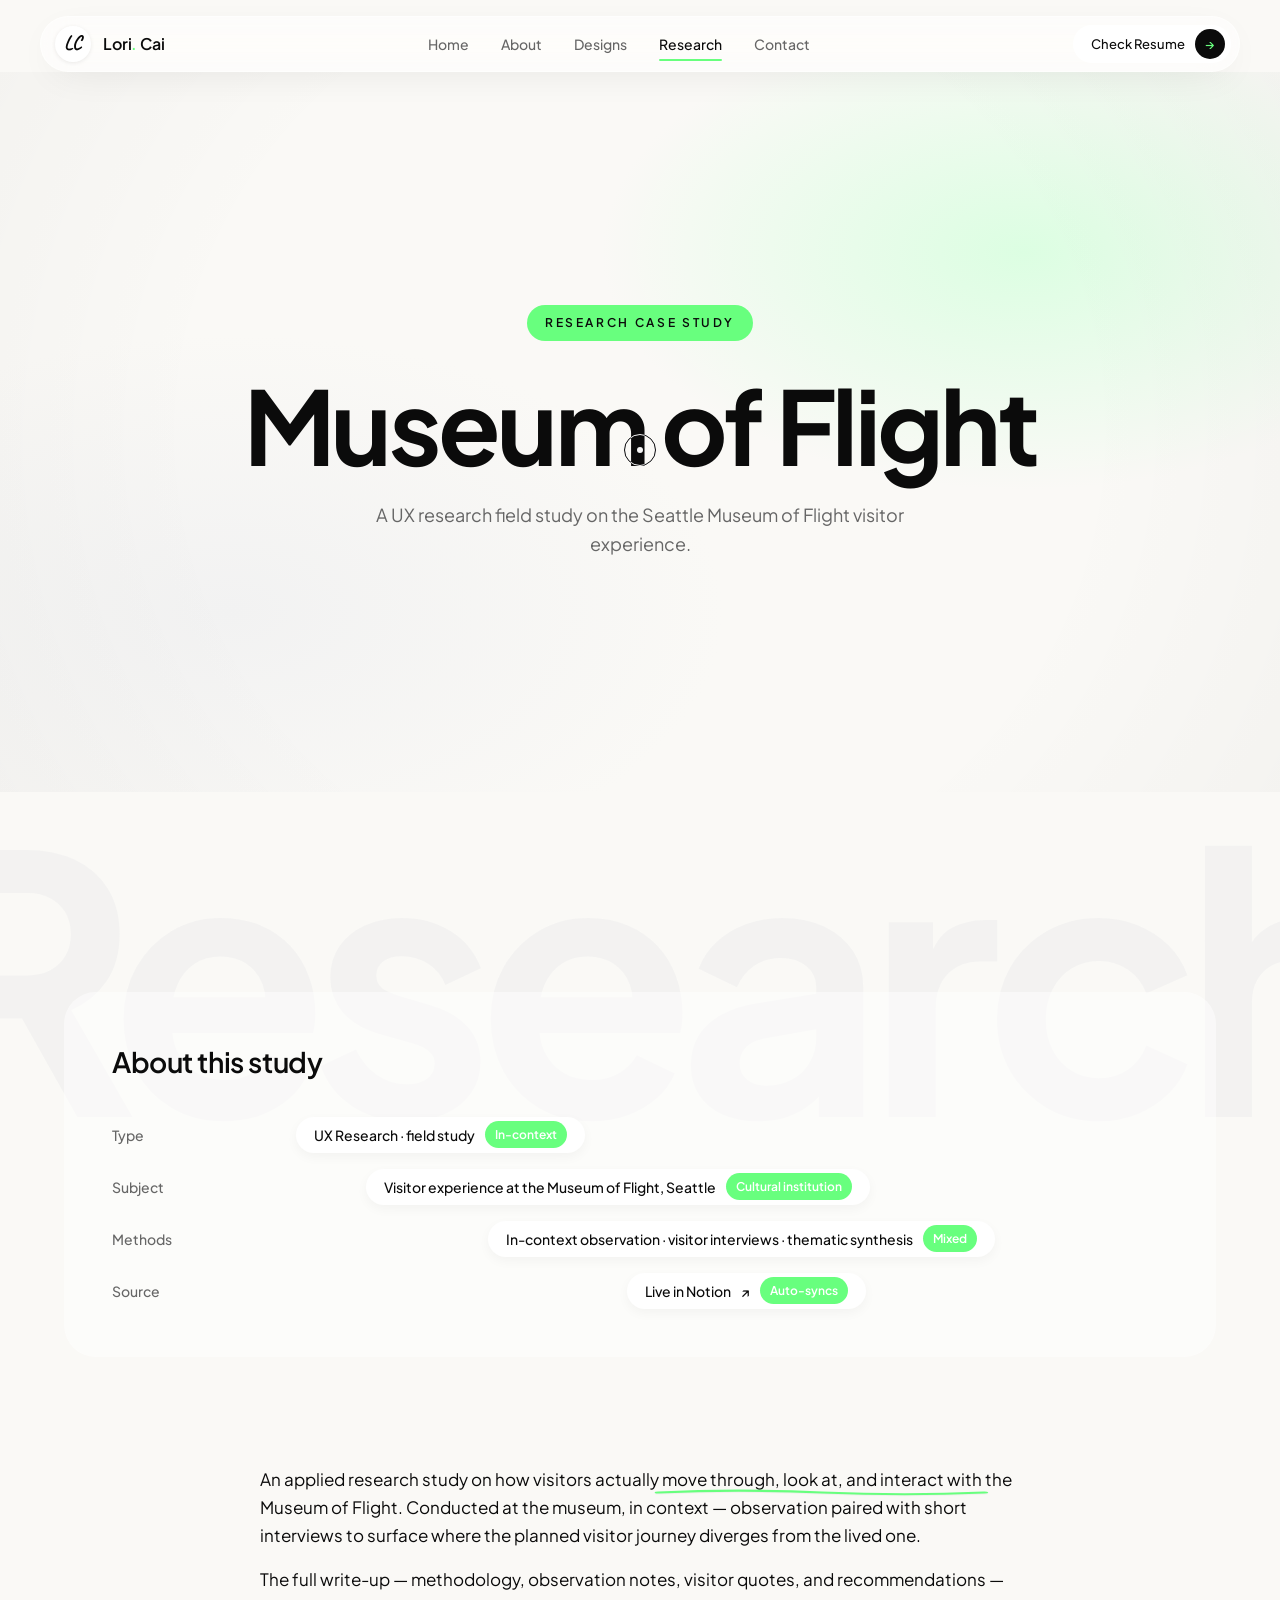
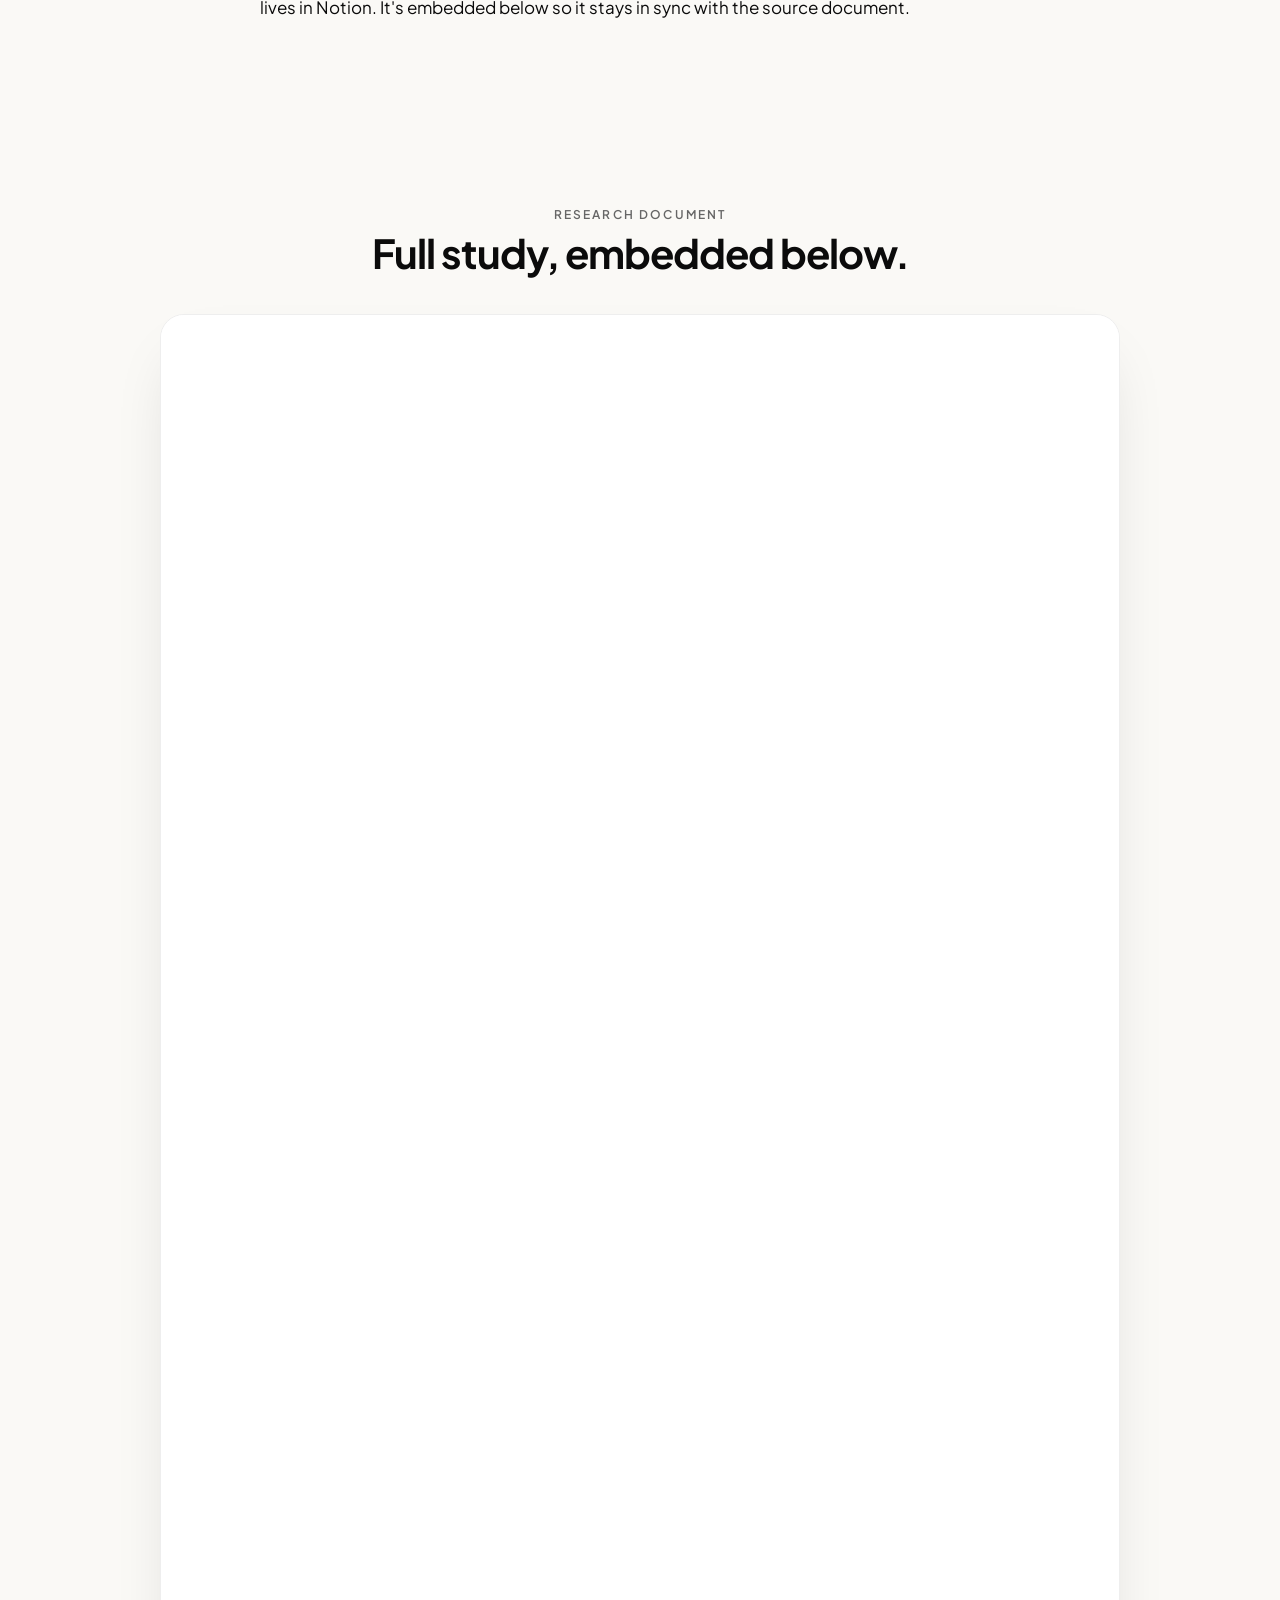
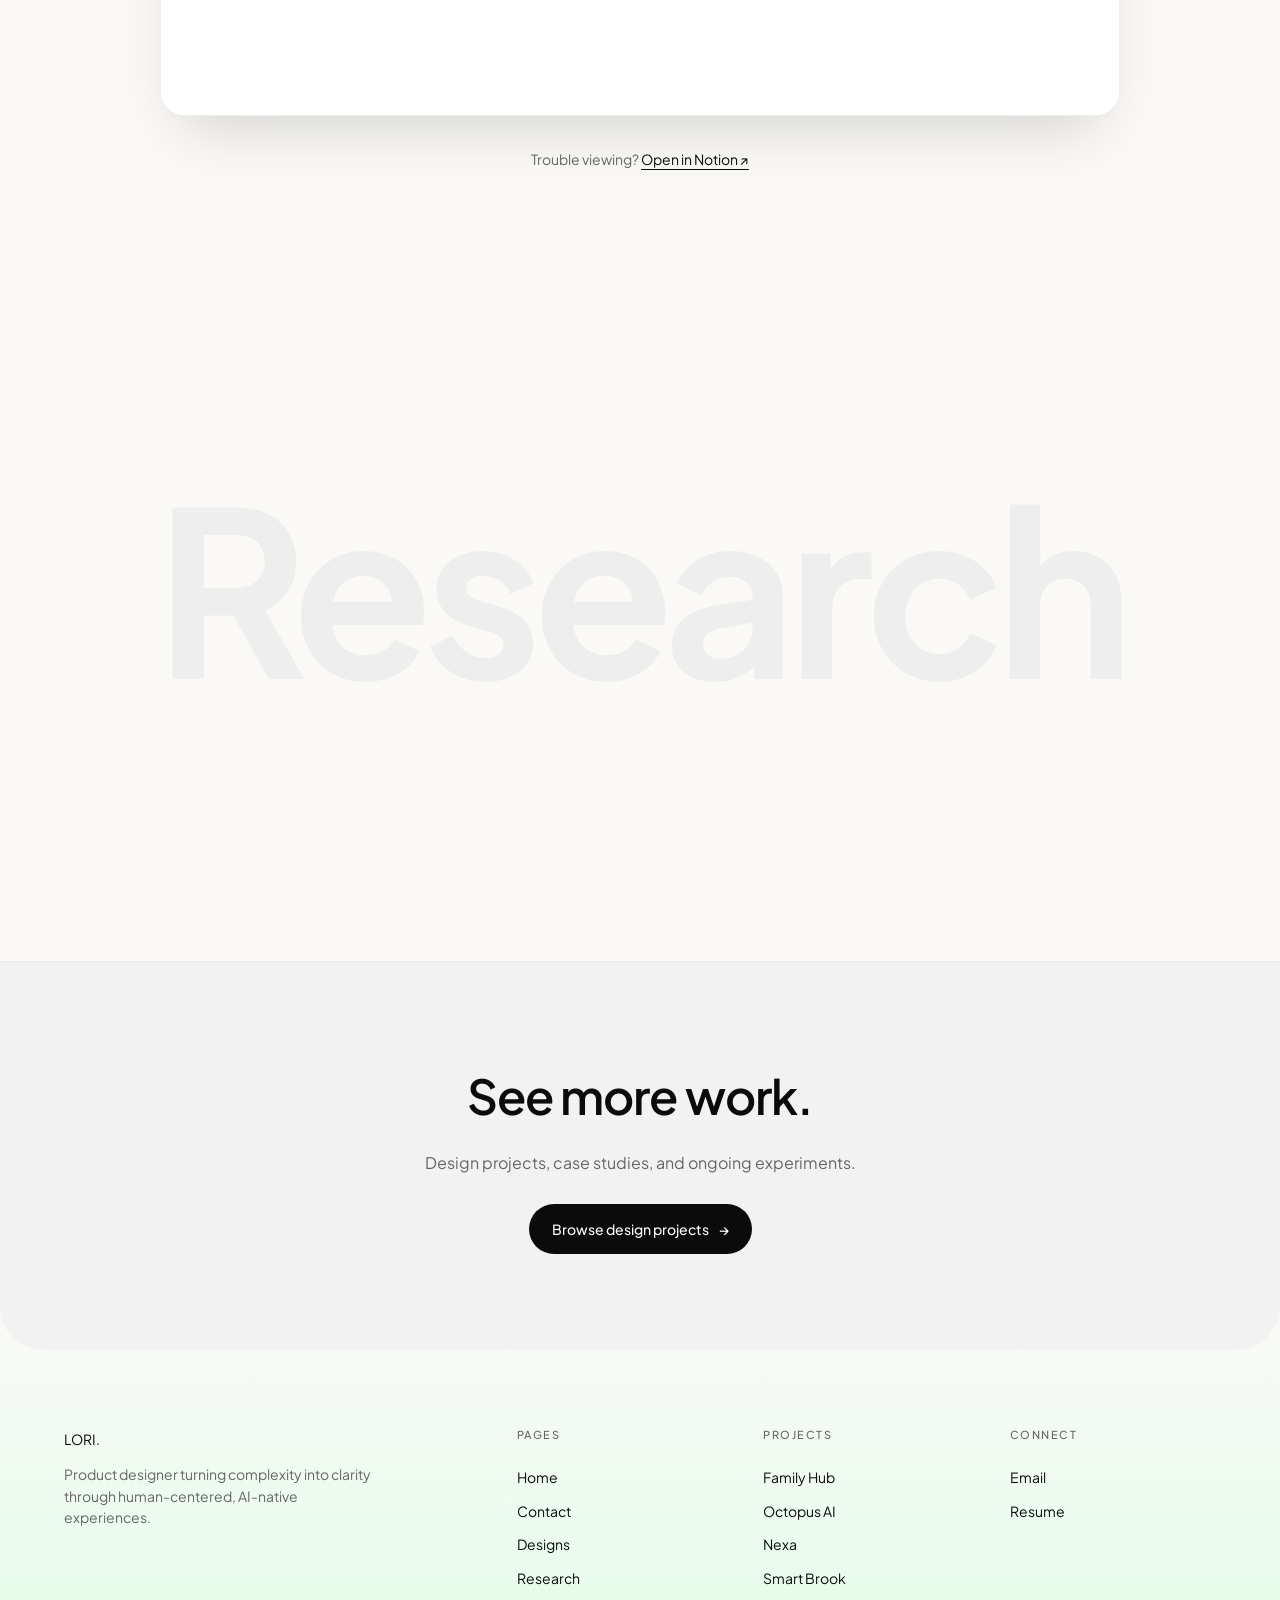
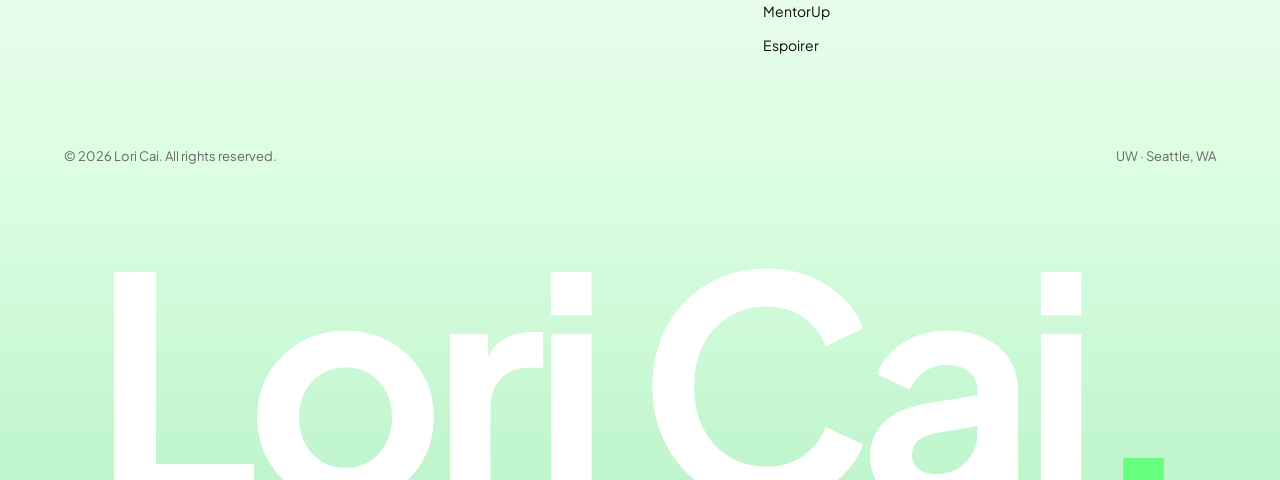
<file: research/museum-of-flight.html>
<!DOCTYPE html>
<html lang="en">
<head>
  <meta charset="UTF-8">
  <meta name="viewport" content="width=device-width, initial-scale=1.0">
  <title>Museum of Flight · UX Research · Lori Cai</title>
  <meta name="description" content="UX research case study — Museum of Flight visitor experience field study.">
  <meta property="og:type" content="website">
  <meta property="og:url" content="https://www.leicai99.com/research/museum-of-flight.html">
  <meta property="og:title" content="Museum of Flight · UX Research · Lori Cai">
  <meta property="og:description" content="UX research case study — Museum of Flight visitor experience field study.">
  <meta property="og:image" content="https://www.leicai99.com/assets/og.png">
  <meta property="og:image:width" content="1200">
  <meta property="og:image:height" content="630">
  <meta name="twitter:card" content="summary_large_image">
  <meta name="twitter:image" content="https://www.leicai99.com/assets/og.png">
  <link rel="icon" href="/favicon.svg" type="image/svg+xml">
  <link rel="icon" href="/assets/favicon-512.png" type="image/png" sizes="512x512">
  <link rel="apple-touch-icon" href="/assets/apple-touch-icon.png">
  <link rel="preconnect" href="https://fonts.googleapis.com">
  <link rel="preconnect" href="https://fonts.gstatic.com" crossorigin>
  <link href="https://fonts.googleapis.com/css2?family=Inter:ital,wght@0,300;0,400;0,500;0,600;0,700;1,400;1,500&family=Plus+Jakarta+Sans:ital,wght@0,400;0,500;0,600;0,700;0,800;1,500;1,600&family=Caveat:wght@600;700&display=swap" rel="stylesheet">
  <link rel="stylesheet" href="../styles.css">
  <style>
    /* Notion embed wrapper — keeps the iframe within the cs-cream container, with rounded corners and a gentle shadow */
    .research-embed {
      margin: 0 auto;
      max-width: 960px;
      border-radius: 24px;
      overflow: hidden;
      background: #fff;
      box-shadow: 0 30px 60px -24px rgba(0, 0, 0, 0.18);
      border: 1px solid var(--border);
    }
    .research-embed iframe {
      display: block;
      width: 100%;
      height: 1400px;
      border: 0;
      background: #fff;
    }
    .research-fallback {
      text-align: center;
      margin-top: 32px;
      font-size: 14px;
      color: var(--muted);
    }
    @media (max-width: 720px) {
      .research-embed iframe { height: 1100px; }
    }
  </style>
</head>
<body class="cs-page">
  <header class="site-header">
    <div class="nav-pill">
      <nav class="nav">
        <a href="/" class="logo">
          <span class="logo-monogram">LC</span>
          <span class="logo-name">Lori<span class="dot">.</span> Cai</span>
        </a>
        <div class="nav-center">
          <a href="/">Home</a>
          <a href="/about.html">About</a>
          <a href="/designs.html">Designs</a>
          <a href="/research/">Research</a>
          <a href="/contact.html">Contact</a>
        </div>
        <div class="nav-right">
          <a href="https://docs.google.com/document/d/1YYCmqkbBz23IVgeAIkrZoWJfuecsSlBc/edit?usp=sharing&amp;ouid=109984980377119589344&amp;rtpof=true&amp;sd=true" target="_blank" rel="noopener" class="btn-resume">Check Resume <span class="btn-resume-arrow">→</span></a>
          <button class="nav-toggle" aria-label="Toggle navigation" aria-expanded="false"><span></span><span></span></button>
        </div>
      </nav>
    </div>
  </header>

  <main>

    <!-- 1. HERO -->
    <section class="cs-hero">
      <div class="cs-hero-inner cs-reveal">
        <span class="cs-hero-eyebrow">Research Case Study</span>
        <h1>Museum of Flight</h1>
        <p style="margin-top:24px; font-size:18px; color:var(--muted); max-width:48ch; margin-left:auto; margin-right:auto;">A UX research field study on the Seattle Museum of Flight visitor experience.</p>
      </div>
    </section>

    <!-- 2. SCOPE -->
    <section class="cs-stage">
      <div class="cs-watermark" aria-hidden="true">Research</div>
      <div class="container">
        <div class="cs-scope cs-reveal">
          <h3>About this study</h3>
          <dl class="cs-gantt">
            <dt>Type</dt>
            <dd><span class="bar">UX Research · field study <span class="chip">In-context</span></span></dd>

            <dt>Subject</dt>
            <dd><span class="bar shift-1">Visitor experience at the Museum of Flight, Seattle <span class="chip">Cultural institution</span></span></dd>

            <dt>Methods</dt>
            <dd><span class="bar shift-2">In-context observation · visitor interviews · thematic synthesis <span class="chip">Mixed</span></span></dd>

            <dt>Source</dt>
            <dd><span class="bar shift-3">Live in Notion <a href="https://shell-crush-20a.notion.site/Museum-of-Flight-UX-Research-1929c111f1a5810f91c6c99bc8c15992" target="_blank" rel="noopener">↗</a> <span class="chip">Auto-syncs</span></span></dd>
          </dl>
        </div>

        <div class="case-section cs-reveal" style="margin: 60px auto 0; max-width: 760px;">
          <p>An applied research study on how visitors actually <span class="ink">move through, look at, and interact with</span> the Museum of Flight. Conducted at the museum, in context — observation paired with short interviews to surface where the planned visitor journey diverges from the lived one.</p>
          <p>The full write-up — methodology, observation notes, visitor quotes, and recommendations — lives in Notion. It's embedded below so it stays in sync with the source document.</p>
        </div>
      </div>
    </section>

    <!-- 3. EMBEDDED NOTION RESEARCH -->
    <section style="background: var(--cs-cream); padding: 40px 0 100px;">
      <div class="container">
        <p class="cs-eyebrow cs-reveal" style="text-align:center; margin-bottom: 8px;">Research Document</p>
        <h2 class="cs-display cs-reveal" style="font-size:clamp(28px,3.5vw,40px); text-align:center; margin:0 auto 40px; max-width:none;">Full study, embedded below.</h2>

        <div class="research-embed cs-reveal">
          <iframe
            src="https://shell-crush-20a.notion.site/ebd/1929c111f1a5810f91c6c99bc8c15992"
            title="Museum of Flight UX Research — full Notion document"
            allowfullscreen
            loading="lazy"></iframe>
        </div>
        <p class="research-fallback cs-reveal">Trouble viewing? <a href="https://shell-crush-20a.notion.site/Museum-of-Flight-UX-Research-1929c111f1a5810f91c6c99bc8c15992" target="_blank" rel="noopener" style="color: var(--text); text-decoration: underline; text-underline-offset: 4px;">Open in Notion ↗</a></p>
      </div>
    </section>

    <!-- 4. BREATHER -->
    <section class="cs-breather" style="background: var(--cs-cream);">
      <div class="ghost cs-reveal">Research</div>
    </section>

    <section class="cta-strip">
      <div class="container">
        <h2>See more work.</h2>
        <p>Design projects, case studies, and ongoing experiments.</p>
        <a href="/designs.html" class="btn btn-primary">Browse design projects <span class="arrow">→</span></a>
      </div>
    </section>
  </main>

  <footer class="site-footer">
    <div class="container">
      <div class="footer-top">
        <div class="footer-brand">
          <a href="/" class="logo">LORI<span class="dot">.</span></a>
          <p>Product designer turning complexity into clarity through human-centered, AI-native experiences.</p>
        </div>
        <div>
          <p class="footer-heading">Pages</p>
          <ul class="footer-list">
            <li><a href="/">Home</a></li>
            <li><a href="/contact.html">Contact</a></li>
            <li><a href="/designs.html">Designs</a></li>
            <li><a href="/research/">Research</a></li>
          </ul>
        </div>
        <div>
          <p class="footer-heading">Projects</p>
          <ul class="footer-list">
            <li><a href="/projects/family-hub.html">Family Hub</a></li>
            <li><a href="/projects/octopus-ai.html">Octopus AI</a></li>
            <li><a href="/projects/nexa-ai-tools.html">Nexa</a></li>
            <li><a href="/projects/smart-brook.html">Smart Brook</a></li>
            <li><a href="/projects/mentorup.html">MentorUp</a></li>
            <li><a href="/projects/espoirer.html">Espoirer</a></li>
          </ul>
        </div>
        <div>
          <p class="footer-heading">Connect</p>
          <ul class="footer-list">
            <li><a href="mailto:loricai1017@gmail.com">Email</a></li>
            <li><a href="https://docs.google.com/document/d/1YYCmqkbBz23IVgeAIkrZoWJfuecsSlBc/edit?usp=sharing&amp;ouid=109984980377119589344&amp;rtpof=true&amp;sd=true" target="_blank" rel="noopener">Resume</a></li>
          </ul>
        </div>
      </div>
      <div class="footer-bottom">
        <span>© 2026 Lori Cai. All rights reserved.</span>
        <span>UW · Seattle, WA</span>
      </div>
    </div>
    <div class="footer-wordmark" aria-hidden="true">Lori Cai<span class="dot">.</span></div>
  </footer>

  <script src="../script.js"></script>
</body>
</html>
</file>
<file: styles.css>
/* ============================================
   Lori Cai · Portfolio
   Tokens & globals
   ============================================ */

:root {
  /* Aligned to leicai99.com — neutral editorial + neon mint accent */
  --bg:        #FAF9F6;   /* warm off-white (her actual #faf9f6) */
  --bg-alt:    #F2F2F2;   /* neutral light gray */
  --text:      #0B0B0B;   /* near-black */
  --muted:     #666666;   /* neutral mid gray */
  --border:    #EEEEEE;   /* neutral light */
  --shell-radius: clamp(28px, 3.4vw, 56px);  /* page panel lifting off the footer */
  --accent:    #68FF7E;   /* signature mint green */
  --accent-soft: #DCFEE2; /* very soft mint */

  /* Project cover tones — grayscale with one green and one black for variety */
  --sand:        #F2F2F2;
  --sage:        #DCFEE2;  /* green-tinted */
  --terracotta:  #DDDDDD;
  --cream:       #F8F8F8;
  --slate:       #0B0B0B;  /* deep black */

  --container: 1200px;
  --gutter: 24px;
  --radius-sm: 12px;
  --radius:    18px;
  --radius-lg: 24px;
}

* { box-sizing: border-box; margin: 0; padding: 0; }

html {
  scroll-behavior: smooth;
  overflow-x: clip;            /* prevent horizontal overflow without breaking position: sticky */
}

body {
  font-family: 'Inter', -apple-system, BlinkMacSystemFont, 'Segoe UI', sans-serif;
  background: var(--bg);
  color: var(--text);
  line-height: 1.6;
  -webkit-font-smoothing: antialiased;
  font-size: 16px;
  overflow-x: clip;            /* clip (not hidden) so descendants can use position: sticky */
  width: 100%;
}

a { color: inherit; text-decoration: none; }
ul { list-style: none; }
img { max-width: 100%; display: block; }

.container {
  max-width: var(--container);
  margin: 0 auto;
  padding: 0 var(--gutter);
}

.eyebrow {
  font-size: 12px;
  letter-spacing: 0.14em;
  text-transform: uppercase;
  color: var(--muted);
  font-weight: 500;
}

/* ============================================
   Header / Nav
   ============================================ */

/* Floating pill header — sits with margin from edges, glass on top, dark on scroll */
.site-header {
  position: sticky;
  top: 16px;
  margin-top: 16px;
  padding: 0 var(--gutter);
  z-index: 100;
  pointer-events: none;
}

.nav-pill {
  pointer-events: auto;
  max-width: var(--container);
  margin: 0 auto;
  background: rgba(255, 255, 255, 0.55);
  backdrop-filter: saturate(180%) blur(18px);
  -webkit-backdrop-filter: saturate(180%) blur(18px);
  border: 1px solid rgba(255, 255, 255, 0.5);
  border-radius: 999px;
  box-shadow: 0 10px 40px -16px rgba(0, 0, 0, 0.12);
  transition: background 0.35s ease, border-color 0.35s ease, color 0.35s ease;
}

body.nav-scrolled .nav-pill {
  background: rgba(11, 11, 11, 0.92);
  border-color: rgba(255, 255, 255, 0.06);
  box-shadow: 0 10px 40px -16px rgba(0, 0, 0, 0.4);
}

.nav {
  display: flex;
  align-items: center;
  justify-content: space-between;
  padding: 8px 8px 8px 14px;
  gap: 16px;
}

/* Logo: monogram circle + name */
.logo {
  display: inline-flex;
  align-items: center;
  gap: 12px;
  flex-shrink: 0;
}
.logo-monogram {
  width: 36px;
  height: 36px;
  border-radius: 50%;
  background: #fff;
  display: grid;
  place-items: center;
  font-family: 'Caveat', 'Brush Script MT', cursive;
  font-size: 20px;
  font-weight: 700;
  color: var(--text);
  box-shadow: 0 1px 4px rgba(0, 0, 0, 0.08);
  letter-spacing: -0.04em;
  line-height: 1;
  padding-bottom: 2px;
}
.logo-name {
  font-weight: 600;
  font-size: 16px;
  letter-spacing: -0.01em;
  color: var(--text);
  transition: color 0.35s ease;
}
.logo-name .dot { color: var(--accent); }
body.nav-scrolled .logo-name { color: #fff; }

.nav-center {
  display: flex;
  gap: 32px;
}
.nav-center a {
  font-size: 14px;
  font-weight: 500;
  color: var(--muted);
  position: relative;
  transition: color 0.2s;
  padding: 4px 0;
}
.nav-center a:hover,
.nav-center a.is-active { color: var(--text); }
.nav-center a.is-active::after {
  content: '';
  position: absolute;
  left: 0; right: 0; bottom: -2px;
  height: 2px;
  background: var(--accent);
  border-radius: 2px;
}
body.nav-scrolled .nav-center a { color: rgba(255, 255, 255, 0.55); }
body.nav-scrolled .nav-center a:hover,
body.nav-scrolled .nav-center a.is-active { color: #fff; }

.nav-right {
  display: flex;
  gap: 8px;
  align-items: center;
}

/* Special pill: white text capsule + dark arrow circle */
.btn-resume {
  display: inline-flex;
  align-items: center;
  gap: 10px;
  padding: 4px 6px 4px 18px;
  border-radius: 999px;
  background: #fff;
  color: var(--text);
  font-size: 13px;
  font-weight: 500;
  white-space: nowrap;
  position: relative;
  overflow: hidden;
  transition: background 0.2s;
}
.btn-resume:hover { background: #F2F2F2; }
.btn-resume-arrow {
  display: grid;
  place-items: center;
  width: 30px;
  height: 30px;
  border-radius: 50%;
  background: var(--text);
  color: var(--accent);
  font-size: 13px;
  transition: transform 0.25s cubic-bezier(.2,.7,.2,1);
}
@media (hover: hover) and (pointer: fine) {
  .btn-resume:hover .btn-resume-arrow { transform: translateX(2px); }
}

.nav-toggle {
  display: none;
  background: none;
  border: none;
  cursor: pointer;
  padding: 8px;
}
.nav-toggle span {
  display: block;
  width: 20px;
  height: 1.5px;
  background: var(--text);
  margin: 5px 0;
  transition: transform 0.2s, background 0.35s;
}
body.nav-scrolled .nav-toggle span { background: #fff; }

/* Rotating word in hero — joins typewriter via --i */
.rotator {
  display: inline-grid;
  vertical-align: top;
  text-align: left;
  opacity: 0;
  transform: translateY(0.3em);
  animation: tw-in 0.45s cubic-bezier(.2,.7,.2,1) forwards;
  animation-delay: calc(var(--i, 0) * 28ms);
}
.rotator .word {
  grid-area: 1 / 1;
  opacity: 0;
  transform: translateY(0.45em);
  transition: opacity 0.45s ease, transform 0.55s cubic-bezier(.2,.7,.2,1);
  font-style: italic;
  font-weight: 300;
  color: var(--accent);
  white-space: nowrap;
  text-shadow:
    0 0 18px rgba(104, 255, 126, 0.18),
    0 0 36px rgba(104, 255, 126, 0.12);
}
.rotator .word.is-active {
  opacity: 1;
  transform: translateY(0);
}
.rotator .word.is-leaving {
  opacity: 0;
  transform: translateY(-0.45em);
}

@media (prefers-reduced-motion: reduce) {
  .rotator { animation: none; opacity: 1; transform: none; }
  .rotator .word { transition: none; }
}

/* ============================================
   Buttons
   ============================================ */

.btn {
  display: inline-flex;
  align-items: center;
  gap: 10px;
  padding: 13px 22px;
  border-radius: 999px;
  font-size: 14px;
  font-weight: 500;
  border: 1px solid transparent;
  cursor: pointer;
  transition: transform 0.18s ease, background 0.18s ease, border-color 0.18s ease;
  white-space: nowrap;
}
.btn:hover { transform: translateY(-1px); }

.btn-primary {
  background: var(--text);
  color: var(--bg);
}
.btn-primary:hover { background: #2b2b2b; }

.btn-secondary {
  border-color: var(--border);
  color: var(--text);
  background: transparent;
}
.btn-secondary:hover { background: var(--bg-alt); border-color: var(--text); }

.btn-ghost {
  color: var(--text);
}
.btn-ghost:hover { background: var(--bg-alt); }

.btn .arrow { transition: transform 0.2s; display: inline-block; }
@media (hover: hover) and (pointer: fine) {
  .btn:hover .arrow { transform: translateX(3px); }
}

.btn-sm { padding: 9px 16px; font-size: 13px; }

/* ============================================
   Hero
   ============================================ */

.hero {
  padding: 96px 0 64px;
}

.hero-eyebrow {
  margin-bottom: 28px;
}

.hero h1 {
  font-size: clamp(44px, 7.5vw, 92px);
  line-height: 1.04;
  font-weight: 600;
  letter-spacing: -0.035em;
  margin-bottom: 28px;
  max-width: 17ch;
}

.hero h1 .nowrap { white-space: nowrap; }

@media (max-width: 520px) {
  .hero h1 .nowrap { white-space: normal; }
}

.hero h1 em {
  font-style: italic;
  font-weight: 300;
  color: var(--muted);
}

.hero-intro {
  font-size: 19px;
  color: var(--muted);
  max-width: 620px;
  margin-bottom: 36px;
  line-height: 1.55;
}

.cta-row {
  display: flex;
  gap: 12px;
  flex-wrap: wrap;
}

/* ============================================
   Banner art
   ============================================ */

.banner {
  margin: 40px 0 96px;
}
.banner-head {
  margin: 0 0 24px;
  display: flex;
  flex-direction: column;
  gap: 8px;
}
.banner-head .eyebrow { margin: 0; }
.banner-head .section-title { margin: 0; font-size: clamp(28px, 4vw, 44px); }

.banner-art {
  height: clamp(300px, 50vh, 520px);
  border-radius: var(--radius-lg);
  /* Vivid pastel bedding behind the quote — corners pop, center stays soft so text reads */
  background:
    radial-gradient(ellipse 50% 55% at 14% 22%, #FFB8D6 0%, transparent 62%),
    radial-gradient(ellipse 48% 52% at 86% 20%, #B8C8FF 0%, transparent 62%),
    radial-gradient(ellipse 52% 50% at 18% 82%, #B7F0CA 0%, transparent 62%),
    radial-gradient(ellipse 50% 52% at 84% 80%, #FFD9A8 0%, transparent 62%),
    radial-gradient(ellipse 45% 45% at 50% 50%, rgba(255, 255, 255, 0.55) 0%, transparent 60%),
    linear-gradient(135deg, #FFF1F6, #F2F6FF);
  position: relative;
  overflow: hidden;
}
.banner-art::after {
  content: '';
  position: absolute;
  inset: 0;
  background: radial-gradient(circle at 50% 50%, transparent 70%, rgba(0, 0, 0, 0.05) 100%);
  pointer-events: none;
  z-index: 2;
}

/* Quote sits beneath the foil — readable through scratches, fully revealed at threshold */
.banner-quote {
  position: absolute;
  inset: 0;
  display: flex;
  align-items: center;
  justify-content: center;
  margin: 0;
  padding: 0 clamp(24px, 6vw, 96px);
  text-align: center;
  font-family: 'Inter', system-ui, sans-serif;
  font-style: italic;
  font-weight: 400;
  font-size: clamp(22px, 3.4vw, 40px);
  line-height: 1.3;
  color: var(--text);
  letter-spacing: -0.01em;
  z-index: 0;
  transition: transform 0.7s cubic-bezier(.2, .7, .2, 1);
}
.banner-art.is-revealed .banner-quote {
  transform: scale(1.02);
}

/* Scratch card — black foil over the quote, scratch off ~75% to reveal */
.banner-art { cursor: crosshair; }
.banner-canvas {
  position: absolute;
  inset: 0;
  width: 100%;
  height: 100%;
  display: block;
  touch-action: none;
  z-index: 1;
  transition: opacity 0.7s cubic-bezier(.2, .7, .2, 1);
}
.banner-art.is-revealed .banner-canvas {
  opacity: 0;
  pointer-events: none;
}

.banner-hint {
  position: absolute;
  top: 22px;
  left: 26px;
  font-family: 'Caveat', cursive;
  font-weight: 600;
  font-size: 22px;
  color: rgba(255, 255, 255, 0.78);
  opacity: 1;
  pointer-events: none;
  transition: opacity 0.4s ease, transform 0.4s ease;
  display: inline-flex;
  align-items: center;
  gap: 8px;
  z-index: 3;
}
.banner-hint-mark { font-size: 16px; opacity: 0.85; }
.banner-art.has-stroke .banner-hint,
.banner-art.is-revealed .banner-hint {
  opacity: 0;
  transform: translateY(-4px);
}

.banner-clear {
  position: absolute;
  top: 18px;
  right: 18px;
  width: 32px;
  height: 32px;
  display: inline-flex;
  align-items: center;
  justify-content: center;
  border-radius: 999px;
  border: 1px solid rgba(255, 255, 255, 0.18);
  background: rgba(255, 255, 255, 0.1);
  color: rgba(255, 255, 255, 0.85);
  cursor: pointer;
  opacity: 0;
  transform: translateY(-4px);
  transition: opacity 0.3s ease, transform 0.3s ease, background 0.2s ease, color 0.4s ease, border-color 0.4s ease;
  backdrop-filter: blur(6px);
  -webkit-backdrop-filter: blur(6px);
  z-index: 3;
}
.banner-art.has-stroke .banner-clear,
.banner-art.is-revealed .banner-clear {
  opacity: 1;
  transform: translateY(0);
}
.banner-art.is-revealed .banner-clear {
  background: rgba(0, 0, 0, 0.04);
  border-color: rgba(0, 0, 0, 0.12);
  color: var(--text);
}
.banner-clear:hover { background: rgba(255, 255, 255, 0.22); }
.banner-art.is-revealed .banner-clear:hover { background: rgba(0, 0, 0, 0.08); }

/* ============================================
   Sections
   ============================================ */

.section {
  padding: 80px 0;
}

.section-title {
  font-size: clamp(34px, 5vw, 56px);
  font-weight: 600;
  letter-spacing: -0.025em;
  line-height: 1.1;
  margin: 12px 0 48px;
  max-width: 22ch;
  text-wrap: balance;
}

/* About / bio block */

.about-grid {
  display: grid;
  grid-template-columns: 1fr 1.4fr;
  gap: 60px;
  align-items: center;
}

.bio-stack { min-width: 0; }

/* Photo card · parallax tilt + glow + sticker tag */
.profile-card {
  position: relative;
  margin: 0;
  perspective: 1200px;
  cursor: pointer;
}

.profile-frame {
  position: relative;
  width: 100%;
  aspect-ratio: 4/5;
  border-radius: var(--radius-lg);
  overflow: hidden;
  background:
    radial-gradient(circle at 30% 30%, var(--accent-soft) 0%, transparent 55%),
    linear-gradient(135deg, #F2F2F2, #DDDDDD);
  transform-style: preserve-3d;
  transform:
    rotateX(var(--rx, 0deg))
    rotateY(var(--ry, 0deg))
    translateZ(0);
  transition: transform 0.6s cubic-bezier(.2,.7,.2,1), box-shadow 0.5s ease;
  box-shadow:
    0 18px 50px -28px rgba(0,0,0,0.18),
    0 2px 8px -4px rgba(0,0,0,0.08);
  will-change: transform;
}

.profile-card:hover .profile-frame {
  box-shadow:
    0 28px 70px -24px rgba(0,0,0,0.28),
    0 0 0 1px rgba(104, 255, 126, 0.25);
}

.profile-photo {
  position: absolute;
  inset: 0;
  width: 100%;
  height: 100%;
  object-fit: cover;
  object-position: center 28%;
  transform: scale(1.02);
  transition: transform 0.7s cubic-bezier(.2,.7,.2,1), filter 0.5s ease;
  filter: saturate(0.96) contrast(1.02);
}

@media (hover: hover) and (pointer: fine) {
  .profile-card:hover .profile-photo {
    transform: scale(1.06);
    filter: saturate(1.05) contrast(1.04);
  }
}

/* Inner accent ring that traces the frame on hover */
.profile-ring {
  position: absolute;
  inset: 10px;
  border-radius: calc(var(--radius-lg) - 8px);
  pointer-events: none;
  border: 1px solid transparent;
  /* Shrink via transform, not inset — inset re-runs layout on every hover */
  transition: border-color 0.5s ease, transform 0.5s cubic-bezier(.2,.7,.2,1);
}
@media (hover: hover) and (pointer: fine) {
  .profile-card:hover .profile-ring {
    border-color: rgba(255, 255, 255, 0.55);
    transform: scale(0.98);
  }
}

/* Mint-green glow that follows the cursor across the photo */
.profile-glow {
  position: absolute;
  inset: 0;
  pointer-events: none;
  background:
    radial-gradient(280px circle at var(--mx, 30%) var(--my, 30%),
      rgba(104, 255, 126, 0.28),
      transparent 60%);
  opacity: 0;
  transition: opacity 0.4s ease;
  mix-blend-mode: screen;
}
.profile-card:hover .profile-glow { opacity: 1; }

/* Caveat-script "say hi ↗" sticker · floats on hover */
.profile-tag {
  position: absolute;
  top: 18px;
  right: -14px;
  padding: 8px 14px 8px 16px;
  background: var(--accent);
  color: #0E1A12;
  border-radius: 999px;
  font-family: 'Caveat', cursive;
  font-size: 22px;
  font-weight: 700;
  line-height: 1;
  display: inline-flex;
  align-items: center;
  gap: 6px;
  transform: rotate(6deg) translateY(-4px);
  opacity: 0;
  transition:
    opacity 0.4s ease,
    transform 0.5s cubic-bezier(.2,.7,.2,1);
  box-shadow: 0 8px 22px -10px rgba(104, 255, 126, 0.6);
  pointer-events: none;
}
@media (hover: hover) and (pointer: fine) {
  .profile-card:hover .profile-tag {
    opacity: 1;
    transform: rotate(-3deg) translateY(0);
  }
}
.profile-tag-arrow {
  font-family: 'Inter', sans-serif;
  font-size: 14px;
  font-weight: 600;
}

@media (prefers-reduced-motion: reduce) {
  .profile-frame,
  .profile-photo,
  .profile-tag { transition: none; }
  .profile-card:hover .profile-photo { transform: none; }
}

.bio-lead {
  font-size: 22px;
  line-height: 1.5;
  margin-bottom: 32px;
  letter-spacing: -0.005em;
}

.cred-list li {
  font-size: 16px;
  color: var(--muted);
  padding: 14px 0;
  border-bottom: 1px solid var(--border);
  display: flex;
  gap: 14px;
  line-height: 1.55;
}
.cred-list li::before {
  content: '—';
  color: var(--accent);
  flex-shrink: 0;
}

/* ============================================
   Projects
   ============================================ */

.projects {
  display: grid;
  grid-template-columns: repeat(2, 1fr);
  gap: 48px 40px;
}

.project {
  display: block;
  transition: transform 0.3s ease;
}
@media (hover: hover) and (pointer: fine) {
  .project:hover { transform: translateY(-4px); }
}

.project-cover {
  aspect-ratio: 4/3;
  border-radius: var(--radius);
  margin-bottom: 22px;
  position: relative;
  overflow: hidden;
}
.project-cover::after {
  content: '';
  position: absolute;
  inset: 0;
  border-radius: inherit;
  background: radial-gradient(circle at 30% 30%, rgba(255,255,255,0.18), transparent 60%);
  /* Hairline edge. Translucent ink so it vanishes on dark covers and defines
     the boundary on pale ones — some tones sit within 2% of the page bg. */
  box-shadow: inset 0 0 0 1px rgba(11, 11, 11, 0.09);
  pointer-events: none;
  z-index: 2;
}
.project-cover img {
  position: absolute;
  inset: 0;
  width: 100%;
  height: 100%;
  object-fit: cover;
  display: block;
  transition: transform 0.6s cubic-bezier(.2,.7,.2,1);
}
@media (hover: hover) and (pointer: fine) {
  .project:hover .project-cover img {
    transform: scale(1.03);
  }
}
@media (prefers-reduced-motion: reduce) {
  .project-cover img,
  .project:hover .project-cover img { transition: none; transform: none; }
}
.project-cover[data-tone="sand"]       { background: var(--sand); }
.project-cover[data-tone="sage"]       { background: var(--sage); }
.project-cover[data-tone="terracotta"] { background: var(--terracotta); }
.project-cover[data-tone="cream"]      { background: var(--cream); }
.project-cover[data-tone="slate"]      { background: var(--slate); }

/* Cards with no destination yet — unpublished work.
   No hover response at all; the badge explains why there is nowhere to click. */
.project.is-static { cursor: default; }
@media (hover: hover) and (pointer: fine) {
  .project.is-static:hover { transform: none; }
  .project.is-static:hover .project-cover img { transform: none; }
}
.project-status {
  position: absolute;
  top: 14px;
  right: 14px;
  z-index: 3;
  display: inline-flex;
  align-items: center;
  gap: 7px;
  padding: 7px 13px;
  border-radius: 999px;
  background: rgba(11, 11, 11, 0.84);
  color: #FAF9F6;
  font-size: 10px;
  letter-spacing: 0.12em;
  text-transform: uppercase;
  font-weight: 600;
}
.project-status::before {
  content: '';
  width: 6px;
  height: 6px;
  border-radius: 50%;
  background: var(--accent);
}
.project .more.is-quiet {
  color: var(--muted);
  font-style: italic;
}

.project-tag {
  font-size: 12px;
  letter-spacing: 0.12em;
  text-transform: uppercase;
  color: var(--accent);
  font-weight: 500;
}
.project h3 {
  font-size: 22px;
  font-weight: 600;
  letter-spacing: -0.015em;
  margin: 8px 0 8px;
  line-height: 1.3;
}
.project p {
  color: var(--muted);
  font-size: 15px;
  line-height: 1.55;
  margin-bottom: 12px;
}
.project .more {
  font-size: 14px;
  color: var(--text);
  display: inline-flex;
  gap: 6px;
  align-items: center;
}
@media (hover: hover) and (pointer: fine) {
  .project:hover .more .arrow { transform: translateX(3px); }
}

.project-stats {
  display: flex;
  flex-wrap: wrap;
  gap: 6px 10px;
  align-items: center;
  margin: 0 0 14px;
  font-size: 12px;
  letter-spacing: 0.04em;
  color: var(--cs-accent);
  font-weight: 600;
}
.project-stats strong { font-weight: 700; }
.project-stats .sep { color: var(--border); font-weight: 400; }

/* ============================================
   Principles (About page)
   ============================================ */

.principles {
  display: grid;
  grid-template-columns: repeat(3, 1fr);
  gap: 28px;
}

.principle {
  background: var(--bg-alt);
  border-radius: var(--radius);
  padding: 28px;
  border: 1px solid var(--border);
}
.principle .num {
  font-size: 13px;
  color: var(--accent);
  font-weight: 500;
  margin-bottom: 14px;
  letter-spacing: 0.08em;
}
.principle h4 {
  font-size: 19px;
  font-weight: 600;
  letter-spacing: -0.01em;
  margin-bottom: 8px;
}
.principle p {
  font-size: 14px;
  color: var(--muted);
  line-height: 1.55;
}

/* Testimonials */

.testimonials {
  display: grid;
  grid-template-columns: repeat(3, 1fr);
  gap: 24px;
}
.testimonial {
  padding: 24px;
  border: 1px solid var(--border);
  border-radius: var(--radius);
  background: var(--bg);
}
.testimonial blockquote {
  font-size: 15px;
  line-height: 1.55;
  color: var(--text);
  margin-bottom: 16px;
}
.testimonial cite {
  font-style: normal;
  font-size: 13px;
  color: var(--muted);
  display: block;
}
.testimonial cite strong { color: var(--text); font-weight: 600; }

/* ============================================
   CTA strip
   ============================================ */

.cta-strip {
  text-align: center;
  padding: 96px 0;
  border-top: 1px solid var(--border);
  border-bottom: 1px solid var(--border);
  margin: 60px 0 0;
  background: var(--bg-alt);
}
.cta-strip h2 {
  font-size: clamp(30px, 4.5vw, 48px);
  font-weight: 600;
  letter-spacing: -0.02em;
  margin-bottom: 16px;
}
.cta-strip p {
  color: var(--muted);
  margin-bottom: 28px;
}

/* Contact block */

.contact-grid {
  display: grid;
  grid-template-columns: 1fr 1fr;
  gap: 28px;
  margin-top: 32px;
}
.contact-item {
  border: 1px solid var(--border);
  border-radius: var(--radius);
  padding: 28px;
  background: var(--bg);
}
.contact-item .label {
  font-size: 12px;
  letter-spacing: 0.12em;
  text-transform: uppercase;
  color: var(--muted);
  margin-bottom: 8px;
}
.contact-item .value {
  font-size: 18px;
  font-weight: 500;
}

/* ============================================
   Case study
   ============================================ */

.case-hero {
  padding: 80px 0 40px;
}
.case-hero h1 {
  font-size: clamp(36px, 5.5vw, 64px);
  font-weight: 600;
  letter-spacing: -0.025em;
  line-height: 1.08;
  max-width: 18ch;
  margin-bottom: 32px;
}

.case-info {
  display: grid;
  grid-template-columns: repeat(5, 1fr);
  gap: 24px;
  padding: 32px 0;
  border-top: 1px solid var(--border);
  border-bottom: 1px solid var(--border);
  margin-bottom: 64px;
}
.case-info dt {
  font-size: 11px;
  letter-spacing: 0.12em;
  text-transform: uppercase;
  color: var(--muted);
  margin-bottom: 8px;
  font-weight: 500;
}
.case-info dd { font-size: 14px; }

.case-section {
  padding: 48px 0;
  max-width: 760px;
}
.case-section .num {
  font-size: 13px;
  color: var(--accent);
  font-weight: 500;
  letter-spacing: 0.1em;
  margin-bottom: 12px;
}
.case-section h2 {
  font-size: clamp(26px, 3.5vw, 36px);
  font-weight: 600;
  letter-spacing: -0.02em;
  line-height: 1.2;
  margin-bottom: 20px;
}
.case-section p { font-size: 17px; line-height: 1.65; color: var(--text); margin-bottom: 16px; }
.case-section p.muted { color: var(--muted); }
.case-section ul { padding-left: 0; margin: 16px 0; }
.case-section ul li {
  padding: 10px 0;
  border-bottom: 1px solid var(--border);
  display: flex;
  gap: 14px;
  color: var(--text);
}
.case-section ul li::before {
  content: '0' counter(item);
  counter-increment: item;
  color: var(--accent);
  font-weight: 500;
  flex-shrink: 0;
}
.case-section ul { counter-reset: item; }

.case-image {
  width: 100%;
  border-radius: var(--radius);
  background: linear-gradient(135deg, #F2F2F2, #DDDDDD);
  aspect-ratio: 16/9;
  margin: 24px 0 8px;
  position: relative;
}
.case-image::after {
  content: 'image placeholder';
  position: absolute;
  inset: 0;
  display: grid;
  place-items: center;
  font-size: 12px;
  color: rgba(0,0,0,0.35);
  letter-spacing: 0.1em;
  text-transform: uppercase;
}

.case-callout {
  background: var(--bg-alt);
  border-left: 3px solid var(--accent);
  padding: 20px 24px;
  border-radius: 0 var(--radius-sm) var(--radius-sm) 0;
  margin: 24px 0;
  font-size: 17px;
  line-height: 1.55;
}

.case-results {
  display: grid;
  grid-template-columns: repeat(3, 1fr);
  gap: 24px;
  margin: 24px 0;
}
.case-result {
  border: 1px solid var(--border);
  border-radius: var(--radius);
  padding: 24px;
  background: var(--bg);
}
.case-result .stat {
  font-size: 32px;
  font-weight: 600;
  letter-spacing: -0.02em;
  margin-bottom: 6px;
}
.case-result p { font-size: 14px; color: var(--muted); margin: 0; }

/* ============================================
   Footer
   ============================================ */

/* The page sits as a panel that lifts off the footer: main gets rounded bottom
   corners, the footer is pulled up underneath so its tint shows through them. */
main {
  position: relative;
  z-index: 1;
  background: var(--bg);
  border-bottom-left-radius: var(--shell-radius);
  border-bottom-right-radius: var(--shell-radius);
  overflow: clip;   /* clip, not hidden, so descendants keep position: sticky */
}
/* main's own edge is curved now — a straight hairline would collide with it */
main > *:last-child { border-bottom: none; }

.site-footer {
  position: relative;
  overflow: hidden;
  margin-top: calc(var(--shell-radius) * -1);
  padding: calc(var(--shell-radius) + 76px) 0 0;
  background: linear-gradient(180deg, var(--bg) 0%, #EDFBF0 26%, var(--accent-soft) 60%, #BFF5CD 100%);
}

.footer-top {
  display: grid;
  grid-template-columns: 2fr 1fr 1fr 1fr;
  gap: 40px;
  margin-bottom: 56px;
}

/* gap: 12px on .logo is for the nav's monogram + name; here it splits "LORI" from its dot */
.footer-brand .logo { font-size: 14px; gap: 0; }
.footer-brand p {
  margin-top: 12px;
  font-size: 14px;
  color: var(--muted);
  max-width: 32ch;
  line-height: 1.55;
}
.footer-heading {
  font-size: 11px;
  letter-spacing: 0.14em;
  text-transform: uppercase;
  color: var(--muted);
  margin-bottom: 16px;
  font-weight: 500;
}
.footer-list li { padding: 4px 0; }
.footer-list a {
  font-size: 14px;
  color: var(--text);
  transition: color 0.2s;
}
.footer-list a:hover { color: var(--accent); }

.keywords {
  display: flex;
  flex-wrap: wrap;
  gap: 8px;
  padding: 28px 0;
  border-top: 1px solid var(--border);
  border-bottom: 1px solid var(--border);
}
.keywords span {
  padding: 7px 14px;
  border-radius: 999px;
  background: var(--bg-alt);
  font-size: 12px;
  letter-spacing: 0.06em;
  color: var(--muted);
  text-transform: uppercase;
  font-weight: 500;
}

.footer-bottom {
  padding-top: 28px;
  display: flex;
  justify-content: space-between;
  align-items: center;
  font-size: 13px;
  color: var(--muted);
  flex-wrap: wrap;
  gap: 12px;
}

/* Oversized signature. Decorative — sized in vw so it spans the viewport, and
   allowed to run past the footer's bottom edge so it reads as a cropped mark. */
.footer-wordmark {
  margin: 56px 0 -0.16em;   /* baseline runs just past the edge — a cropped mark */
  font-size: 24vw;
  font-weight: 700;
  letter-spacing: -0.045em;
  line-height: 1;
  text-align: center;
  white-space: nowrap;
  color: #fff;
  user-select: none;
  pointer-events: none;
}
.footer-wordmark .dot { color: var(--accent); }

/* ============================================
   Responsive
   ============================================ */

@media (max-width: 960px) {
  .principles { grid-template-columns: repeat(2, 1fr); }
  .testimonials { grid-template-columns: repeat(2, 1fr); }
  .case-info { grid-template-columns: repeat(2, 1fr); }
  .case-results { grid-template-columns: 1fr; }
  .footer-top { grid-template-columns: 1fr 1fr; }
}

@media (max-width: 720px) {
  :root { --gutter: 16px; }
  .logo-name { display: none; }
  .nav-center { display: none; }
  .nav-toggle { display: block; }
  .nav { padding: 6px 6px 6px 12px; }
  .btn-resume { padding: 4px 4px 4px 14px; font-size: 12px; }
  .btn-resume-arrow { width: 26px; height: 26px; font-size: 12px; }
  .nav-center.is-open {
    display: flex;
    flex-direction: column;
    position: absolute;
    top: calc(100% + 8px);
    left: 0;
    right: 0;
    background: var(--bg);
    padding: 20px;
    gap: 16px;
    border-radius: 24px;
    box-shadow: 0 16px 40px -16px rgba(0,0,0,0.18);
  }
  .about-grid { grid-template-columns: 1fr; gap: 36px; }
  .projects { grid-template-columns: 1fr; gap: 40px; }
  .principles { grid-template-columns: 1fr; }
  .testimonials { grid-template-columns: 1fr; }
  .contact-grid { grid-template-columns: 1fr; }
  .footer-top { grid-template-columns: 1fr; gap: 32px; }
  .footer-bottom { flex-direction: column; align-items: flex-start; }
}

/* ============================================
   Pen underline · draws under key words on scroll
   Reusable across pages; color follows --ink-color
   (defaults to current page accent).
   ============================================ */

.ink {
  position: relative;
  display: inline-block;
  max-width: 100%;            /* wrap if the phrase exceeds parent width */
  color: inherit;
  /* Note: dropped white-space: nowrap — long underlined phrases used to force
     horizontal page overflow on narrow viewports. The underline now only
     renders under the LAST line if the phrase wraps; acceptable trade-off. */
}
.ink > svg {
  position: absolute;
  left: -3%;
  right: -3%;
  bottom: -0.16em;
  width: 106%;
  height: 0.42em;
  color: var(--ink-color, var(--accent));
  overflow: visible;
  pointer-events: none;
}
.ink > svg path {
  fill: none;
  stroke: currentColor;
  stroke-width: 2.4;
  stroke-linecap: round;
  stroke-linejoin: round;
  pathLength: 1;
  stroke-dasharray: 1;
  stroke-dashoffset: 1;
  transition: stroke-dashoffset 0.95s cubic-bezier(.6,.1,.35,1) 0.18s;
  filter: drop-shadow(0 1px 0 rgba(0,0,0,0.04));
}
.ink.is-drawn > svg path {
  stroke-dashoffset: 0;
}
@media (prefers-reduced-motion: reduce) {
  .ink > svg path { transition: none; stroke-dashoffset: 0; }
}

/* ============================================
   Site chrome accent lock
   Case-study pages override --accent on <body> to
   theme their own content. The nav and footer are
   site chrome, not page content, so they keep the
   portfolio's own accent on every page.
   ============================================ */

.site-header,
.site-footer {
  --accent: #68FF7E;
  --accent-soft: #DCFEE2;
}

/* ============================================
   Per-page accent themes
   Override the accent without touching the rest
   of the design system.
   ============================================ */

body.theme-nexa {
  /* Nexa's product purple — adjust hex to match the
     exact product screen if needed. */
  --accent:        #7C5CFF;
  --accent-soft:   #E5E0FF;
  --cs-accent:        #7C5CFF;
  --cs-accent-soft:   #E5E0FF;
  --cs-periwinkle:        #7C5CFF;
  --cs-periwinkle-soft:   #E5E0FF;
}

body.theme-octo {
  /* Octopus AI · monochrome grey for refined feel — but with a single
     brand-green focal accent (--cs-accent-vivid) used sparingly on
     anchor elements: hero italic, section numbers, big stats, key labels.
     Just enough green to guide the eye without breaking the monochrome calm. */
  --accent:        #0B0B0B;
  --accent-soft:   #EBEBEB;
  --cs-accent:        #0B0B0B;
  --cs-accent-soft:   #EBEBEB;
  --cs-periwinkle:        #0B0B0B;
  --cs-periwinkle-soft:   #EBEBEB;
  /* Signature mint — matches the home page accent (#68FF7E).
     One brand green throughout the case study; soft/edge are tint
     variants derived from the same hue. */
  --cs-accent-vivid:        #68FF7E;
  --cs-accent-vivid-soft:   rgba(104, 255, 126, 0.18);  /* tint wash for fills / icon backgrounds */
  --cs-accent-vivid-edge:   rgba(104, 255, 126, 0.40);  /* hairline for tinted surfaces */
  --cs-accent-vivid-on-dark: #68FF7E;  /* same mint — already bright enough for dark backgrounds */
  /* Pen underline uses a medium grey so it's still visible
     under black text — distinct from the accent. */
  --ink-color: #888;
}

/* Octopus theme · per-element overrides for places where the
   default green/dark combination would collapse to one color
   in greyscale. Keep them narrow. */
body.theme-octo .octo-editorial-section {
  background: #F6F3EC;
}
body.theme-octo .octo-tablets .tablet {
  background:
    radial-gradient(circle at 30% 20%, rgba(0,0,0,0.06), transparent 50%),
    linear-gradient(180deg, #FAFAFA, #EEE);
}
body.theme-octo .octo-inline-stat,
body.theme-octo .octo-inline-pill { color: #fff; }
body.theme-octo .octo-inline-card::before { background: #fff; }
body.theme-octo .octo-arch-box.is-key {
  background: rgba(255,255,255,0.06);
  border-color: rgba(255,255,255,0.5);
  color: #fff;
}
body.theme-octo .octo-pillar.is-key h4 .dot { background: rgba(255,255,255,0.16); }
body.theme-octo .octo-pillar.is-key li::before { color: rgba(255,255,255,0.55); }
body.theme-octo .octo-quote-photo {
  background:
    radial-gradient(circle at 30% 30%, #fff, transparent 50%),
    linear-gradient(135deg, #555, #888);
}

/* Octopus theme · vivid green focal anchors.
   Strategically injects brand green into 4 anchor types so the eye has
   places to land while reading the long page. Kept narrow on purpose —
   widening this list will erode the monochrome calm. */

/* 01 · Hero italic — the page-opening focal point */
body.theme-octo .octo-hero-title em {
  color: var(--cs-accent-vivid);
}

/* 02 · Section-level eyebrow numbers (one per top-level section) */
body.theme-octo .octo-section .head .num,
body.theme-octo .octo-flow-section .head .num,
body.theme-octo .octo-iteration .num,
body.theme-octo .octo-responsive .num,
body.theme-octo .octo-solutions-block .head .num,
body.theme-octo .octo-insight .label,
body.theme-octo .octo-overview .eyebrow,
body.theme-octo .octo-videos-intro .label,
body.theme-octo .octo-reflection .cs-eyebrow,
body.theme-octo .cs-dark .cs-eyebrow {
  color: var(--cs-accent-vivid);
}

/* 03 · Big stats — closing-section punch numbers */
body.theme-octo .octo-insight .stat,
body.theme-octo .cs-stat-card .big-number {
  color: var(--cs-accent-vivid);
}

/* 04 · On dark backgrounds, swap to the brighter variant */
body.theme-octo .octo-iteration .num,
body.theme-octo .octo-iteration h2 em,
body.theme-octo .cs-dark .cs-eyebrow,
body.theme-octo .cs-stat-card .big-number {
  /* big-number sits on a white card, so it stays on the light variant —
     overridden back here for clarity */
}
body.theme-octo .octo-iteration .num {
  color: var(--cs-accent-vivid-on-dark);
}
body.theme-octo .octo-iteration h2 em {
  color: var(--cs-accent-vivid-on-dark);
}
body.theme-octo .cs-dark .cs-eyebrow {
  color: var(--cs-accent-vivid-on-dark);
}

/* ============================================
   Nexa AI Tools · case-study custom components
   ============================================ */

/* Hero variant — purple radial wash, search bar mockup centerpiece */

.nexa-hero {
  position: relative;
  height: clamp(620px, 90vh, 880px);
  overflow: hidden;
  display: grid;
  place-items: center;
  isolation: isolate;
  background:
    radial-gradient(ellipse 60% 50% at 50% 30%, var(--cs-accent-soft) 0%, transparent 60%),
    radial-gradient(ellipse 80% 60% at 20% 90%, #F2F2F2 0%, transparent 60%),
    var(--cs-cream);
}
.nexa-hero::after {
  content: '';
  position: absolute; inset: 0;
  background: radial-gradient(circle at 50% 50%, transparent 60%, rgba(0,0,0,0.025) 100%);
  pointer-events: none;
}
.nexa-hero-inner {
  position: relative;
  z-index: 1;
  text-align: center;
  padding: 0 24px;
  max-width: 920px;
}
.nexa-hero h1 {
  font-family: 'Plus Jakarta Sans', sans-serif;
  font-size: clamp(48px, 8vw, 100px);
  font-weight: 700;
  letter-spacing: -0.035em;
  line-height: 1.02;
  margin: 0;
}
.nexa-hero h1 em {
  font-style: italic;
  font-weight: 400;
  color: var(--cs-accent);
}
.nexa-hero .tagline {
  margin: 28px auto 0;
  font-size: 19px;
  line-height: 1.55;
  color: var(--muted);
  max-width: 56ch;
}

/* Hero search bar mockup (decorative — sets the page's product theme) */

.nexa-hero-bar {
  margin: 56px auto 0;
  width: min(640px, 92%);
  display: flex;
  align-items: center;
  gap: 14px;
  padding: 14px 18px;
  background: #fff;
  border-radius: 999px;
  border: 1px solid #EAEAEA;
  box-shadow: 0 30px 60px -28px rgba(124, 92, 255, 0.35);
  font-size: 16px;
  color: var(--muted);
}
.nexa-hero-bar svg { flex-shrink: 0; color: var(--cs-accent); }
.nexa-hero-bar .placeholder {
  flex: 1;
  text-align: left;
  font-style: italic;
}
.nexa-hero-bar .kbd {
  font-family: 'Plus Jakarta Sans', monospace;
  font-size: 11px;
  letter-spacing: 0.06em;
  padding: 5px 10px;
  background: var(--bg-alt);
  color: var(--muted);
  border-radius: 6px;
}

/* Numbered principle ladder — replaces tilted cards on this page */

.nexa-principles {
  background: var(--cs-cream);
  padding: 100px 0;
}
.nexa-principles-grid {
  display: grid;
  grid-template-columns: repeat(2, 1fr);
  gap: 32px 56px;
  margin-top: 60px;
}
.nexa-principle {
  position: relative;
  padding: 28px 0 32px;
  border-top: 1px solid var(--border);
}
.nexa-principle .num {
  font-family: 'Plus Jakarta Sans', sans-serif;
  font-size: 12px;
  letter-spacing: 0.18em;
  font-weight: 700;
  color: var(--cs-accent);
  margin-bottom: 14px;
  display: block;
}
.nexa-principle h4 {
  font-family: 'Plus Jakarta Sans', sans-serif;
  font-size: 22px;
  font-weight: 600;
  letter-spacing: -0.012em;
  line-height: 1.3;
  margin-bottom: 10px;
}
.nexa-principle p {
  font-size: 15px;
  line-height: 1.6;
  color: var(--muted);
}

/* Search demo — the centerpiece interaction */

.nexa-demo-section {
  background: var(--cs-cream);
  padding: 120px 0;
  position: relative;
  overflow: hidden;
}
.nexa-demo-section::before {
  content: '';
  position: absolute;
  inset: 0;
  background: radial-gradient(ellipse 70% 50% at 50% 0%, var(--cs-accent-soft) 0%, transparent 65%);
  pointer-events: none;
}
.nexa-demo-section > .container { position: relative; z-index: 1; }

.nexa-demo {
  margin: 60px auto 0;
  max-width: 880px;
  background: #fff;
  border-radius: 28px;
  padding: 36px;
  box-shadow: 0 30px 60px -24px rgba(124, 92, 255, 0.22);
  border: 1px solid var(--border);
}

.nexa-demo-bar {
  display: flex;
  align-items: center;
  gap: 14px;
  padding: 16px 20px;
  background: var(--bg-alt);
  border-radius: 999px;
  border: 1px solid #EAEAEA;
  font-size: 17px;
  font-family: 'Plus Jakarta Sans', sans-serif;
}
.nexa-demo-bar .icon {
  display: grid;
  place-items: center;
  width: 24px;
  height: 24px;
  flex-shrink: 0;
  color: var(--cs-accent);
}
.nexa-demo-input {
  flex: 1;
  color: var(--text);
  white-space: nowrap;
  overflow: hidden;
  text-overflow: ellipsis;
}
.nexa-demo-bar .caret {
  display: inline-block;
  width: 1px;
  height: 18px;
  background: var(--cs-accent);
  vertical-align: middle;
  margin-left: 2px;
  animation: nexa-caret 1.1s steps(2) infinite;
}
@keyframes nexa-caret {
  0%, 50% { opacity: 1; }
  51%, 100% { opacity: 0; }
}

.nexa-demo-suggestions {
  display: flex;
  flex-wrap: wrap;
  gap: 8px;
  margin-top: 18px;
  padding-left: 4px;
}
.suggestion {
  background: transparent;
  border: 1px solid var(--border);
  color: var(--muted);
  font-size: 13px;
  font-weight: 500;
  padding: 7px 14px;
  border-radius: 999px;
  cursor: pointer;
  transition: background 0.18s, border-color 0.18s, color 0.18s;
  font-family: inherit;
}
.suggestion:hover {
  background: var(--cs-accent-soft);
  border-color: var(--cs-accent);
  color: var(--text);
}
.suggestion.is-active {
  background: var(--cs-accent);
  border-color: var(--cs-accent);
  color: #fff;
}

.nexa-demo-cards {
  display: grid;
  grid-template-columns: repeat(2, 1fr);
  gap: 14px;
  margin-top: 28px;
}
.understanding-card {
  background: var(--bg-alt);
  border: 1px solid var(--border);
  border-radius: 16px;
  padding: 18px 20px;
  display: flex;
  flex-direction: column;
  gap: 8px;
  opacity: 0;
  transform: translateY(12px);
  transition: opacity 0.45s ease, transform 0.5s cubic-bezier(.2,.7,.2,1), border-color 0.3s;
}
.understanding-card.is-shown {
  opacity: 1;
  transform: translateY(0);
  border-color: var(--cs-accent-soft);
}
.understanding-label {
  font-size: 11px;
  letter-spacing: 0.16em;
  text-transform: uppercase;
  color: var(--cs-accent);
  font-weight: 600;
}
.understanding-value {
  font-size: 16px;
  color: var(--text);
  line-height: 1.4;
  font-weight: 500;
}

.nexa-demo-foot {
  text-align: center;
  margin-top: 28px;
  font-size: 13px;
  color: var(--muted);
  font-style: italic;
}

/* Horizontal layout-explorations carousel */

.nexa-layouts {
  background: var(--cs-cream);
  padding: 100px 0 120px;
}
.nexa-layouts .container > .head {
  display: flex;
  justify-content: space-between;
  align-items: end;
  gap: 24px;
  margin-bottom: 40px;
}
.nexa-layouts h2 {
  font-family: 'Plus Jakarta Sans', sans-serif;
  font-size: clamp(28px, 4vw, 44px);
  font-weight: 600;
  letter-spacing: -0.02em;
  line-height: 1.1;
  margin: 0;
  max-width: 22ch;
}
.nexa-layouts .head .meta {
  font-size: 13px;
  color: var(--muted);
  text-align: right;
  flex-shrink: 0;
}

.nexa-layout-track {
  list-style: none;
  display: flex;
  gap: 18px;
  padding: 4px 0 24px;
  overflow-x: auto;
  scroll-snap-type: x mandatory;
  -webkit-overflow-scrolling: touch;
  scrollbar-width: thin;
}
.nexa-layout-track li {
  flex: 0 0 240px;
  scroll-snap-align: start;
  background: #fff;
  border: 1px solid var(--border);
  border-radius: 18px;
  padding: 18px;
  display: flex;
  flex-direction: column;
  gap: 14px;
  position: relative;
  transition: transform 0.35s cubic-bezier(.2,.7,.2,1), box-shadow 0.35s, border-color 0.3s;
}
@media (hover: hover) and (pointer: fine) {
  .nexa-layout-track li:hover {
    transform: translateY(-4px);
    box-shadow: 0 16px 36px -16px rgba(124, 92, 255, 0.22);
    border-color: var(--cs-accent-soft);
  }
}
.nexa-layout-track li.is-shipped {
  background: var(--cs-accent);
  color: #fff;
  border-color: var(--cs-accent);
}
.nexa-layout-track li.is-shipped .wireframe { background: rgba(255,255,255,0.12); }
.nexa-layout-track li.is-shipped .wireframe::before,
.nexa-layout-track li.is-shipped .wireframe::after { background: rgba(255,255,255,0.6); }
.nexa-layout-track li.is-shipped .label { color: #fff; }
.nexa-layout-track li.is-shipped .num { color: rgba(255,255,255,0.6); }
.nexa-layout-track li .shipped-flag {
  position: absolute;
  top: 12px;
  right: 12px;
  font-size: 10px;
  letter-spacing: 0.16em;
  text-transform: uppercase;
  font-weight: 700;
  background: #fff;
  color: var(--cs-accent);
  padding: 4px 8px;
  border-radius: 999px;
}

.nexa-layout-track .num {
  font-family: 'Plus Jakarta Sans', sans-serif;
  font-size: 11px;
  letter-spacing: 0.16em;
  font-weight: 700;
  color: var(--cs-accent);
}
.nexa-layout-track .label {
  font-size: 13px;
  font-weight: 500;
  color: var(--text);
  line-height: 1.4;
}

/* Wireframe — tiny CSS sketch of each layout idea */
.wireframe {
  height: 130px;
  background: var(--bg-alt);
  border-radius: 10px;
  padding: 10px;
  display: flex;
  gap: 6px;
  position: relative;
  overflow: hidden;
}
.wireframe::before, .wireframe::after {
  content: '';
  background: rgba(0,0,0,0.18);
  border-radius: 3px;
}

/* Variants: 12 wireframe shapes corresponding to 12 layout explorations */
.wireframe.w-side    { flex-direction: row; }
.wireframe.w-side::before { width: 36%; height: 100%; }
.wireframe.w-side::after  { flex: 1; height: 100%; opacity: 0.6; }

.wireframe.w-search  { flex-direction: column; align-items: stretch; }
.wireframe.w-search::before { height: 18px; width: 100%; border-radius: 999px; }
.wireframe.w-search::after  { flex: 1; opacity: 0.5; }

.wireframe.w-stack   { flex-direction: column; gap: 6px; }
.wireframe.w-stack::before { height: 22px; width: 70%; border-radius: 999px; }
.wireframe.w-stack::after  { flex: 1; opacity: 0.6; }

.wireframe.w-history { flex-direction: column; gap: 4px; }
.wireframe.w-history::before { height: 18px; width: 100%; border-radius: 999px; }
.wireframe.w-history::after  { height: 30px; opacity: 0.5; }

.wireframe.w-guided  { flex-direction: column; gap: 4px; }
.wireframe.w-guided::before { height: 30px; width: 80%; opacity: 0.4; border-radius: 6px; }
.wireframe.w-guided::after  { flex: 1; opacity: 0.6; }

.wireframe.w-launch  { align-items: center; justify-content: center; }
.wireframe.w-launch::before { width: 48%; height: 22px; border-radius: 999px; }
.wireframe.w-launch::after  { display: none; }

.wireframe.w-three { flex-direction: row; gap: 4px; }
.wireframe.w-three::before { width: 28%; height: 100%; }
.wireframe.w-three::after  { flex: 1; height: 100%; opacity: 0.55; }

.wireframe.w-inline { flex-direction: column; gap: 4px; }
.wireframe.w-inline::before { height: 22px; width: 100%; border-radius: 6px; opacity: 0.7; }
.wireframe.w-inline::after  { flex: 1; opacity: 0.5; }

.wireframe.w-hover  { position: relative; }
.wireframe.w-hover::before { width: 40px; height: 40px; border-radius: 999px; position: absolute; bottom: 8px; right: 8px; }
.wireframe.w-hover::after  { flex: 1; opacity: 0.4; }

.wireframe.w-cards  { display: grid; grid-template-columns: 1fr 1fr; gap: 4px; }
.wireframe.w-cards::before { height: 100%; opacity: 0.6; }
.wireframe.w-cards::after  { height: 100%; opacity: 0.6; }

.wireframe.w-conv   { flex-direction: column; gap: 4px; align-items: flex-start; }
.wireframe.w-conv::before { width: 60%; height: 18px; border-radius: 999px; opacity: 0.6; }
.wireframe.w-conv::after  { width: 80%; height: 22px; border-radius: 8px; opacity: 0.5; }

.wireframe.w-ship   { flex-direction: column; gap: 4px; }
.wireframe.w-ship::before { height: 18px; width: 100%; border-radius: 999px; }
.wireframe.w-ship::after  { flex: 1; opacity: 0.6; }

@media (max-width: 720px) {
  .nexa-principles-grid { grid-template-columns: 1fr; gap: 0; }
  .nexa-demo-cards { grid-template-columns: 1fr; }
  .nexa-demo { padding: 24px; }
  .nexa-layouts .container > .head { flex-direction: column; align-items: flex-start; gap: 12px; }
  .nexa-layouts .head .meta { text-align: left; }
}

/* Nexa product shot — wide hero showcase + ecosystem card images */
.nexa-product-shot {
  background: var(--cs-cream);
  padding: 60px 0 0;
}
.nexa-product-shot-frame {
  max-width: 1100px;
  margin: 0 auto;
  border-radius: 16px;
  overflow: hidden;
  box-shadow: 0 30px 60px -24px rgba(124, 92, 255, 0.22);
  border: 1px solid var(--border);
  background: #fff;
}
.nexa-product-shot-frame img {
  display: block;
  width: 100%;
  height: auto;
}
.nexa-product-caption {
  text-align: center;
  margin-top: 20px;
  font-size: 12px;
  letter-spacing: 0.16em;
  text-transform: uppercase;
  color: var(--muted);
  font-weight: 600;
}

.nexa-eco-card {
  background: #fff;
  border-radius: 24px;
  border: 1px solid var(--border);
  overflow: hidden;
  display: flex;
  flex-direction: column;
}
.nexa-eco-card img {
  display: block;
  width: 100%;
  aspect-ratio: 4 / 3;
  object-fit: cover;
  object-position: top center;
  background: var(--bg-alt);
  border-bottom: 1px solid var(--border);
}
.nexa-eco-card-body {
  padding: 28px 32px 32px;
}
.nexa-eco-card .cs-eyebrow {
  color: var(--cs-accent);
  display: block;
}
.nexa-eco-card h3 {
  font-family: 'Plus Jakarta Sans', sans-serif;
  font-size: 22px;
  font-weight: 600;
  letter-spacing: -0.012em;
  margin: 14px 0 10px;
}
.nexa-eco-card p {
  font-size: 14px;
  line-height: 1.6;
  color: var(--muted);
  margin: 0;
}

/* ============================================
   Nexa · expanded sections
   Opening pull-quote · MVP critique · Industry ·
   Scenarios · IA · Layout groups · Card explorations ·
   Bridge · Ecosystem · Reflection
   ============================================ */

/* Opening pull-quote (after the scope strip) */
.nexa-opening {
  position: relative;
  margin: 60px auto 0;
  max-width: 760px;
  padding: 36px 40px 32px;
  background: #fff;
  border-radius: 22px;
  border: 1px solid var(--border);
  box-shadow: 0 20px 50px -28px rgba(124, 92, 255, 0.18);
}
.nexa-opening-mark {
  position: absolute;
  top: -22px;
  left: 28px;
  font-family: 'Plus Jakarta Sans', serif;
  font-size: 80px;
  line-height: 1;
  color: var(--cs-accent);
  font-weight: 700;
}
.nexa-opening p {
  font-family: 'Plus Jakarta Sans', sans-serif;
  font-size: 19px;
  line-height: 1.55;
  color: var(--text);
  letter-spacing: -0.005em;
  margin: 0;
}
.nexa-opening-attr {
  margin-top: 18px !important;
  font-family: 'Inter', sans-serif !important;
  font-size: 12px !important;
  letter-spacing: 0.14em;
  text-transform: uppercase;
  color: var(--muted) !important;
  font-weight: 500;
}

/* MVP critique — Web + Mobile platform pair */
.nexa-mvp-platforms {
  display: grid;
  grid-template-columns: 1.4fr 1fr;
  gap: 24px;
  margin: 48px 0 56px;
  align-items: end;
}
.nexa-mvp-platform { display: flex; flex-direction: column; gap: 12px; margin: 0; }
.nexa-mvp-label {
  font-family: 'Plus Jakarta Sans', sans-serif;
  font-size: 11px;
  letter-spacing: 0.18em;
  text-transform: uppercase;
  font-weight: 700;
  color: var(--cs-accent);
}
.nexa-mvp-frame {
  border-radius: 14px;
  overflow: hidden;
  background: rgba(255,255,255,0.04);
  border: 1px solid rgba(255,255,255,0.1);
}
.nexa-mvp-frame img {
  display: block;
  width: 100%;
  height: auto;
}
.nexa-mvp-frame--mobile {
  max-width: 280px;
  border-radius: 22px;
}

/* Critique list (numbered, dark-section friendly) */
.nexa-critique-list {
  list-style: none;
  margin: 0;
  padding: 0;
  display: grid;
  gap: 14px;
}
.nexa-critique-list li {
  display: grid;
  grid-template-columns: auto 1fr auto;
  gap: 24px;
  align-items: center;
  padding: 22px 26px;
  background: rgba(255,255,255,0.04);
  border: 1px solid rgba(255,255,255,0.08);
  border-radius: 16px;
  transition: background 0.25s, border-color 0.25s, transform 0.25s;
}
.nexa-critique-list li:hover {
  background: rgba(255,255,255,0.07);
  border-color: rgba(229, 224, 255, 0.3);
  transform: translateX(4px);
}
.nexa-crit-num {
  font-family: 'Plus Jakarta Sans', sans-serif;
  font-size: 28px;
  font-weight: 700;
  letter-spacing: -0.02em;
  color: var(--cs-accent);
  font-variant-numeric: tabular-nums;
  min-width: 36px;
}
.nexa-crit-body h4 {
  font-family: 'Plus Jakarta Sans', sans-serif;
  font-size: 19px;
  font-weight: 600;
  letter-spacing: -0.012em;
  color: #fff;
  margin: 0 0 6px;
}
.nexa-crit-body p {
  font-size: 14.5px;
  line-height: 1.55;
  color: rgba(255,255,255,0.7);
  margin: 0;
}
.nexa-crit-tag {
  font-family: 'Plus Jakarta Sans', sans-serif;
  font-size: 11px;
  letter-spacing: 0.14em;
  text-transform: uppercase;
  font-weight: 600;
  color: var(--cs-accent);
  background: rgba(124,92,255,0.14);
  padding: 6px 12px;
  border-radius: 999px;
  white-space: nowrap;
}

/* 1.2 Industry context */
.nexa-industry {
  background: var(--cs-cream);
  padding: 100px 0;
}
.nexa-industry-grid {
  display: grid;
  grid-template-columns: 0.85fr 1.15fr;
  gap: 56px;
  align-items: start;
}
.nexa-industry-lede h2 {
  font-family: 'Plus Jakarta Sans', sans-serif;
  font-size: clamp(34px, 4.6vw, 54px);
  font-weight: 700;
  letter-spacing: -0.025em;
  line-height: 1.05;
  margin: 16px 0 0;
}
.nexa-industry-lede h2 em {
  font-style: italic;
  font-weight: 400;
  color: var(--cs-accent);
}
.nexa-industry-body p {
  font-size: 17px;
  line-height: 1.65;
  color: var(--muted);
  margin-bottom: 18px;
}
.nexa-industry-body p:last-child { margin-bottom: 0; }

.nexa-industry-pulse {
  margin-top: 64px;
  padding: 36px 40px;
  background: #fff;
  border: 1px solid var(--border);
  border-radius: 20px;
  display: grid;
  gap: 14px;
  max-width: 760px;
}
.nexa-pulse-row {
  display: grid;
  grid-template-columns: 1fr auto;
  gap: 16px;
  align-items: center;
}
.nexa-pulse-bar {
  position: relative;
  display: block;
  height: 10px;
  background: var(--bg-alt);
  border-radius: 999px;
  overflow: hidden;
}
.nexa-pulse-bar::after {
  content: '';
  position: absolute;
  inset: 0;
  width: var(--w);
  background: var(--text);
  border-radius: 999px;
  transform-origin: left center;
  animation: nexa-pulse-grow 1.2s cubic-bezier(.2,.8,.2,1) var(--d, 0s) both;
}
.nexa-pulse-bar--accent::after {
  background: var(--cs-accent);
}
@keyframes nexa-pulse-grow {
  from { transform: scaleX(0); }
  to   { transform: scaleX(1); }
}
.nexa-pulse-label {
  font-family: 'Plus Jakarta Sans', sans-serif;
  font-size: 13px;
  font-weight: 600;
  letter-spacing: -0.005em;
  color: var(--text);
}
.nexa-pulse-foot {
  font-size: 12px;
  color: var(--muted);
  margin: 6px 0 0;
  font-style: italic;
}

/* 1.4 / 1.5 Scenarios + IA */
.nexa-scenarios {
  background: #fff;
  padding: 100px 0 120px;
  border-top: 1px solid var(--border);
}
.nexa-scenarios-head {
  max-width: 720px;
  margin: 0 auto 60px;
  text-align: center;
}
.nexa-scenarios-head h2 {
  font-family: 'Plus Jakarta Sans', sans-serif;
  font-size: clamp(34px, 4.6vw, 52px);
  font-weight: 700;
  letter-spacing: -0.025em;
  line-height: 1.08;
  margin: 16px 0 22px;
}
.nexa-scenarios-lede {
  font-size: 17px;
  line-height: 1.65;
  color: var(--muted);
  margin: 0;
}
.nexa-scenario-grid {
  display: grid;
  grid-template-columns: repeat(3, 1fr);
  gap: 20px;
}
.nexa-scenario {
  background: var(--cs-cream);
  border: 1px solid var(--border);
  border-radius: 20px;
  padding: 32px 28px 28px;
  display: flex;
  flex-direction: column;
  gap: 10px;
  transition: transform 0.3s cubic-bezier(.2,.7,.2,1), border-color 0.3s, box-shadow 0.3s;
  position: relative;
}
@media (hover: hover) and (pointer: fine) {
  .nexa-scenario:hover {
    transform: translateY(-4px);
    border-color: var(--cs-accent-soft);
    box-shadow: 0 16px 40px -20px rgba(124,92,255,0.25);
  }
}
.nexa-scenario-glyph {
  font-size: 28px;
  color: var(--cs-accent);
  line-height: 1;
  margin-bottom: 4px;
}
.nexa-scenario-tag {
  font-family: 'Plus Jakarta Sans', sans-serif;
  font-size: 11px;
  letter-spacing: 0.18em;
  text-transform: uppercase;
  font-weight: 700;
  color: var(--cs-accent);
  margin: 0;
}
.nexa-scenario h4 {
  font-family: 'Plus Jakarta Sans', sans-serif;
  font-size: 21px;
  font-weight: 600;
  letter-spacing: -0.012em;
  line-height: 1.25;
  margin: 0 0 4px;
}
.nexa-scenario p {
  font-size: 14.5px;
  line-height: 1.6;
  color: var(--muted);
  margin: 0;
}
.nexa-scenario-need {
  margin-top: auto !important;
  padding-top: 14px;
  border-top: 1px dashed var(--border);
  font-size: 12.5px !important;
  color: var(--text) !important;
  font-weight: 500;
}

/* IA diagram */
.nexa-ia {
  margin-top: 84px;
  text-align: center;
  max-width: 880px;
  margin-left: auto;
  margin-right: auto;
}
.nexa-ia h3 {
  font-family: 'Plus Jakarta Sans', sans-serif;
  font-size: clamp(22px, 2.6vw, 28px);
  font-weight: 600;
  letter-spacing: -0.012em;
  line-height: 1.3;
  margin: 14px auto 36px;
  max-width: 30ch;
  color: var(--text);
}
.nexa-ia-diagram {
  display: grid;
  grid-template-columns: 1fr auto 0.6fr auto 1fr;
  gap: 18px;
  align-items: center;
  padding: 32px 28px;
  background: var(--cs-cream);
  border: 1px solid var(--border);
  border-radius: 20px;
}
.nexa-ia-col {
  display: flex;
  flex-direction: column;
  gap: 8px;
  position: relative;
  min-height: 100%;
}
.nexa-ia-col-label {
  margin-top: 12px;
  font-family: 'Plus Jakarta Sans', sans-serif;
  font-size: 11px;
  letter-spacing: 0.16em;
  text-transform: uppercase;
  color: var(--muted);
  font-weight: 600;
}
.nexa-ia-pill {
  display: inline-block;
  padding: 9px 14px;
  background: #fff;
  border: 1px solid var(--border);
  border-radius: 999px;
  font-size: 13px;
  font-weight: 500;
  color: var(--text);
}
.nexa-ia-pill--entry {
  border-color: var(--cs-accent-soft);
  color: var(--cs-accent);
  background: rgba(124,92,255,0.06);
}
.nexa-ia-pill--core {
  background: var(--cs-accent);
  color: #fff;
  border-color: var(--cs-accent);
  font-weight: 600;
  padding: 14px 18px;
}
.nexa-ia-arrow {
  font-size: 22px;
  color: var(--cs-accent);
  font-weight: 600;
  align-self: center;
}

/* Layout groups (rows of 3 wireframes) */
.nexa-layout-group {
  margin-top: 56px;
}
.nexa-layout-group:first-of-type {
  margin-top: 40px;
}
.nexa-layout-group-head {
  display: grid;
  grid-template-columns: auto auto 1fr;
  gap: 18px;
  align-items: baseline;
  padding-bottom: 14px;
  margin-bottom: 18px;
  border-bottom: 1px solid var(--border);
}
.nexa-layout-group-tag {
  font-family: 'Plus Jakarta Sans', sans-serif;
  font-size: 11px;
  letter-spacing: 0.18em;
  text-transform: uppercase;
  font-weight: 700;
  color: var(--cs-accent);
  background: var(--cs-accent-soft);
  padding: 5px 11px;
  border-radius: 999px;
}
.nexa-layout-group-head h3 {
  font-family: 'Plus Jakarta Sans', sans-serif;
  font-size: 22px;
  font-weight: 700;
  letter-spacing: -0.018em;
  margin: 0;
  white-space: nowrap;
}
.nexa-layout-group-head p {
  font-size: 14px;
  color: var(--muted);
  margin: 0;
  text-align: right;
}
.nexa-layout-group .nexa-layout-track {
  display: grid;
  grid-template-columns: repeat(3, 1fr);
  gap: 18px;
  overflow: visible;
  padding: 4px 0;
}
.nexa-layout-group .nexa-layout-track li {
  flex: initial;
}

/* 2.2 Information card explorations */
.nexa-cards-section {
  background: #fff;
  padding: 110px 0 120px;
  border-top: 1px solid var(--border);
}
.nexa-cards-head {
  max-width: 700px;
  margin: 0 auto 56px;
  text-align: center;
}
.nexa-cards-head h2 {
  font-family: 'Plus Jakarta Sans', sans-serif;
  font-size: clamp(32px, 4.4vw, 48px);
  font-weight: 700;
  letter-spacing: -0.022em;
  line-height: 1.1;
  margin: 14px 0 20px;
}
.nexa-cards-head p {
  font-size: 16px;
  line-height: 1.6;
  color: var(--muted);
  margin: 0;
}
.nexa-cards-grid {
  display: grid;
  grid-template-columns: repeat(3, 1fr);
  gap: 20px;
}
.nexa-card-mock {
  position: relative;
  background: var(--cs-cream);
  border: 1px solid var(--border);
  border-radius: 18px;
  padding: 22px 22px 24px;
  display: flex;
  flex-direction: column;
  gap: 10px;
  transition: transform 0.3s, border-color 0.3s, box-shadow 0.3s;
}
@media (hover: hover) and (pointer: fine) {
  .nexa-card-mock:hover {
    transform: translateY(-3px);
    border-color: var(--cs-accent-soft);
    box-shadow: 0 14px 32px -18px rgba(124,92,255,0.22);
  }
}
.nexa-card-mock--wide {
  grid-column: span 3;
}
.nexa-card-mock.is-final {
  background: var(--cs-accent);
  border-color: var(--cs-accent);
  color: #fff;
}
.nexa-card-mock.is-final .nexa-card-mock-tag,
.nexa-card-mock.is-final h4,
.nexa-card-mock.is-final p { color: #fff; }
.nexa-card-mock.is-final .nexa-card-mock-tag { color: rgba(255,255,255,0.7); }
.nexa-card-mock.is-final p { color: rgba(255,255,255,0.85); }

.nexa-card-mock-frame {
  background: #fff;
  border: 1px solid var(--border);
  border-radius: 12px;
  padding: 14px;
  display: flex;
  flex-direction: column;
  gap: 8px;
  min-height: 110px;
}
.nexa-card-mock.is-final .nexa-card-mock-frame {
  background: rgba(255,255,255,0.12);
  border-color: rgba(255,255,255,0.3);
}
.nexa-card-mock-frame--visual { padding: 0; overflow: hidden; }
.nexa-card-mock-frame--editorial { gap: 6px; }
.nexa-card-mock-frame--compare { gap: 6px; padding: 18px 14px; }
.nexa-card-mock-frame--wide {
  flex-direction: row;
  align-items: center;
  gap: 14px;
  padding: 16px;
  min-height: 96px;
}
.nexa-card-avatar {
  width: 30px;
  height: 30px;
  background: var(--cs-accent-soft);
  border-radius: 999px;
  flex-shrink: 0;
}
.nexa-card-mock.is-final .nexa-card-avatar {
  background: rgba(255,255,255,0.4);
}
.nexa-card-image {
  display: block;
  height: 60px;
  background: linear-gradient(135deg, var(--cs-accent-soft), #C8C0FF);
}
.nexa-card-image--small {
  width: 56px;
  height: 56px;
  border-radius: 10px;
  flex-shrink: 0;
}
.nexa-card-mock.is-final .nexa-card-image--small {
  background: linear-gradient(135deg, rgba(255,255,255,0.5), rgba(255,255,255,0.2));
}
.nexa-card-lines {
  display: flex;
  flex-direction: column;
  gap: 6px;
  flex: 1;
}
.nexa-card-line {
  display: block;
  height: 8px;
  background: var(--border);
  border-radius: 999px;
  width: 100%;
}
.nexa-card-line--title { height: 12px; width: 70%; background: var(--text); opacity: 0.85; }
.nexa-card-line--meta { width: 50%; }
.nexa-card-line--short { width: 35%; }
.nexa-card-mock.is-final .nexa-card-line { background: rgba(255,255,255,0.4); }
.nexa-card-mock.is-final .nexa-card-line--title { background: #fff; opacity: 1; }
.nexa-card-cta {
  align-self: flex-end;
  margin-top: auto;
  font-family: 'Plus Jakarta Sans', sans-serif;
  font-size: 11px;
  font-weight: 700;
  letter-spacing: 0.06em;
  color: var(--cs-accent);
  background: var(--cs-accent-soft);
  padding: 6px 12px;
  border-radius: 999px;
}
.nexa-card-mock.is-final .nexa-card-cta {
  color: var(--cs-accent);
  background: #fff;
  margin-left: auto;
  align-self: center;
  margin-top: 0;
}
.nexa-card-bar {
  display: block;
  height: 9px;
  background: var(--cs-accent);
  border-radius: 999px;
  width: var(--w);
  opacity: 0.8;
}
.nexa-card-bar:nth-child(2) { opacity: 0.55; }
.nexa-card-bar:nth-child(3) { opacity: 0.32; }
.nexa-card-tag {
  align-self: flex-start;
  font-family: 'Plus Jakarta Sans', sans-serif;
  font-size: 10px;
  font-weight: 700;
  letter-spacing: 0.1em;
  color: var(--cs-accent);
  background: var(--cs-accent-soft);
  padding: 4px 9px;
  border-radius: 999px;
}
.nexa-card-mock-tag {
  font-family: 'Plus Jakarta Sans', sans-serif;
  font-size: 11px;
  letter-spacing: 0.16em;
  text-transform: uppercase;
  font-weight: 700;
  color: var(--cs-accent);
  margin: 4px 0 0 !important;
}
.nexa-card-mock h4 {
  font-family: 'Plus Jakarta Sans', sans-serif;
  font-size: 17px;
  font-weight: 600;
  letter-spacing: -0.012em;
  line-height: 1.3;
  margin: 0;
}
.nexa-card-mock p {
  font-size: 13.5px;
  line-height: 1.55;
  color: var(--muted);
  margin: 0;
}
.nexa-card-final-flag {
  position: absolute;
  top: 16px;
  right: 16px;
  font-family: 'Plus Jakarta Sans', sans-serif;
  font-size: 10px;
  letter-spacing: 0.16em;
  text-transform: uppercase;
  font-weight: 700;
  background: #fff;
  color: var(--cs-accent);
  padding: 4px 9px;
  border-radius: 999px;
}

/* 2.3 Bridge — phase arc */
.nexa-bridge {
  background: var(--cs-cream);
  padding: 100px 0;
  border-top: 1px solid var(--border);
}
.nexa-bridge-inner {
  max-width: 760px;
  margin: 0 auto;
  text-align: center;
}
.nexa-bridge-inner h2 {
  font-family: 'Plus Jakarta Sans', sans-serif;
  font-size: clamp(30px, 4.2vw, 46px);
  font-weight: 700;
  letter-spacing: -0.022em;
  line-height: 1.12;
  margin: 14px 0 24px;
}
.nexa-bridge-inner h2 em {
  font-style: italic;
  font-weight: 400;
  color: var(--cs-accent);
}
.nexa-bridge-inner p {
  font-size: 17px;
  line-height: 1.65;
  color: var(--muted);
  margin: 0 0 16px;
}
.nexa-bridge-inner p:last-child { margin-bottom: 0; }
.nexa-bridge-arc {
  list-style: none;
  margin: 56px 0 0;
  padding: 0;
  display: grid;
  grid-template-columns: repeat(3, 1fr);
  gap: 16px;
  position: relative;
}
.nexa-bridge-arc::before {
  content: '';
  position: absolute;
  top: 24px;
  left: 12%;
  right: 12%;
  height: 2px;
  background: repeating-linear-gradient(90deg, var(--border) 0 8px, transparent 8px 14px);
  z-index: 0;
}
.nexa-bridge-arc li {
  position: relative;
  z-index: 1;
  background: #fff;
  border: 1px solid var(--border);
  border-radius: 16px;
  padding: 22px 20px 20px;
  text-align: center;
  transition: transform 0.25s, border-color 0.25s;
}
.nexa-bridge-arc li.is-current {
  background: var(--cs-accent);
  border-color: var(--cs-accent);
  color: #fff;
  transform: translateY(-4px);
  box-shadow: 0 18px 40px -22px rgba(124,92,255,0.5);
}
.nexa-bridge-step {
  font-family: 'Plus Jakarta Sans', sans-serif;
  font-size: 11px;
  letter-spacing: 0.16em;
  text-transform: uppercase;
  font-weight: 700;
  color: var(--cs-accent);
}
.nexa-bridge-arc li.is-current .nexa-bridge-step { color: rgba(255,255,255,0.8); }
.nexa-bridge-arc p {
  font-family: 'Plus Jakarta Sans', sans-serif;
  font-size: 16px;
  font-weight: 600;
  letter-spacing: -0.012em;
  margin: 8px 0 6px;
  color: var(--text);
}
.nexa-bridge-arc li.is-current p { color: #fff; }
.nexa-bridge-meta {
  font-size: 12px;
  color: var(--muted);
  font-style: italic;
}
.nexa-bridge-arc li.is-current .nexa-bridge-meta { color: rgba(255,255,255,0.85); }

/* III Ecosystem framing — Why? badge + bullet points */
.nexa-ecosystem {
  background: var(--cs-cream);
  padding: 100px 0;
}
.nexa-ecosystem-head {
  max-width: 760px;
  margin: 0 auto;
}
.nexa-eco-why {
  margin: 0 0 14px !important;
  padding: 14px 16px;
  background: var(--cs-accent-soft);
  border-left: 3px solid var(--cs-accent);
  border-radius: 8px;
  font-size: 13.5px !important;
  line-height: 1.55 !important;
  color: var(--text) !important;
}
.nexa-eco-why-tag {
  display: inline-block;
  font-family: 'Plus Jakarta Sans', sans-serif;
  font-size: 11px;
  letter-spacing: 0.18em;
  text-transform: uppercase;
  font-weight: 700;
  color: var(--cs-accent);
  margin-right: 8px;
}
.nexa-eco-points {
  list-style: none;
  margin: 0;
  padding: 0;
}
.nexa-eco-points li {
  position: relative;
  padding: 6px 0 6px 18px;
  font-size: 13.5px;
  line-height: 1.55;
  color: var(--muted);
  border-top: 1px solid var(--border);
}
.nexa-eco-points li:first-child { border-top: 0; padding-top: 12px; }
.nexa-eco-points li::before {
  content: '+';
  position: absolute;
  left: 0;
  top: 6px;
  color: var(--cs-accent);
  font-weight: 700;
  font-size: 14px;
}

/* Reflection · Thoughts (asymmetric grid) */
.nexa-reflection {
  background: #fff;
  padding: 130px 0;
  border-top: 1px solid var(--border);
}
.nexa-reflection-grid {
  display: grid;
  grid-template-columns: 1fr 1.1fr;
  gap: 64px;
  align-items: start;
  max-width: 1080px;
  margin: 0 auto;
}
.nexa-reflection-lede h2 {
  font-family: 'Plus Jakarta Sans', sans-serif;
  font-size: clamp(28px, 3.6vw, 42px);
  font-weight: 700;
  letter-spacing: -0.022em;
  line-height: 1.18;
  margin: 14px 0 0;
}
.nexa-reflection-body p {
  font-size: 17px;
  line-height: 1.7;
  color: var(--muted);
  margin: 0 0 18px;
}
.nexa-reflection-quote {
  margin: 32px 0 0;
  padding: 26px 28px 24px;
  background: var(--cs-cream);
  border-left: 3px solid var(--cs-accent);
  border-radius: 0 14px 14px 0;
}
.nexa-reflection-quote p {
  font-family: 'Plus Jakarta Sans', sans-serif;
  font-size: 16.5px;
  line-height: 1.6;
  color: var(--text);
  font-style: italic;
  margin: 0 0 14px;
}
.nexa-reflection-quote footer {
  font-family: 'Plus Jakarta Sans', sans-serif;
  font-size: 11px;
  letter-spacing: 0.18em;
  text-transform: uppercase;
  font-weight: 700;
  color: var(--cs-accent);
}

/* Responsive */
@media (max-width: 960px) {
  .nexa-mvp-platforms { grid-template-columns: 1fr; }
  .nexa-mvp-frame--mobile { max-width: 220px; margin: 0 auto; }
  .nexa-industry-grid { grid-template-columns: 1fr; gap: 28px; }
  .nexa-scenario-grid { grid-template-columns: 1fr; }
  .nexa-cards-grid { grid-template-columns: repeat(2, 1fr); }
  .nexa-card-mock--wide { grid-column: span 2; }
  .nexa-layout-group .nexa-layout-track { grid-template-columns: 1fr; }
  .nexa-bridge-arc { grid-template-columns: 1fr; }
  .nexa-bridge-arc::before { display: none; }
  .nexa-reflection-grid { grid-template-columns: 1fr; gap: 32px; }
  .nexa-ia-diagram {
    grid-template-columns: 1fr;
    gap: 12px;
  }
  .nexa-ia-arrow { transform: rotate(90deg); justify-self: center; }
}

@media (max-width: 640px) {
  .nexa-critique-list li {
    grid-template-columns: auto 1fr;
    gap: 14px;
  }
  .nexa-crit-tag { grid-column: 1 / -1; justify-self: start; }
  .nexa-cards-grid { grid-template-columns: 1fr; }
  .nexa-card-mock--wide { grid-column: auto; }
  .nexa-layout-group-head {
    grid-template-columns: 1fr;
    gap: 8px;
  }
  .nexa-layout-group-head p { text-align: left; }
}

/* ============================================
   Smart Brook · case-study custom components
   Dark, bold-but-light type, environmental rhythm.
   ============================================ */

body.theme-brook { background: #0A0A0A; }

.brook-dark { background: #0A0A0A; color: #fff; position: relative; }
.brook-dark .container { position: relative; z-index: 1; }

/* Hero */
.brook-hero {
  background: #0A0A0A;
  color: #fff;
  padding: 100px 0 80px;
  position: relative;
}
.brook-meta {
  display: grid;
  grid-template-columns: auto 1fr auto;
  align-items: center;
  gap: 24px;
  font-size: 12px;
  letter-spacing: 0.04em;
  color: rgba(255,255,255,0.78);
  margin-bottom: 64px;
}
.brook-meta .dots { text-align: center; letter-spacing: 0.55em; color: rgba(255,255,255,0.5); font-size: 13px; }
.brook-meta .right { text-align: right; }
.brook-meta strong { color: #fff; font-weight: 500; }

.brook-hero h1 {
  font-family: 'Plus Jakarta Sans', 'Inter', sans-serif;
  font-size: clamp(72px, 14vw, 220px);
  font-weight: 300;
  letter-spacing: -0.04em;
  line-height: 0.92;
  margin: 0;
  color: #fff;
}
.brook-hero-corners {
  display: grid;
  grid-template-columns: 1fr 1fr;
  gap: 40px;
  margin-top: 64px;
  font-size: 13px;
  color: rgba(255,255,255,0.8);
  line-height: 1.5;
}
.brook-hero-corners .left { max-width: 28ch; }
.brook-hero-corners .right { text-align: right; max-width: 36ch; margin-left: auto; }

/* Stage with abstract cluster art */
.brook-stage {
  background: #0A0A0A;
  padding: 60px 0 120px;
  text-align: center;
}
.brook-cluster-art {
  position: relative;
  width: min(640px, 92%);
  aspect-ratio: 1.4 / 1;
  margin: 0 auto;
  display: grid;
  place-items: center;
}
.brook-cluster-art .arc { position: absolute; inset: 0; border-radius: 50%; border: 1px solid rgba(255,255,255,0.08); }
.brook-cluster-art .arc.outer { inset: 6%; }
.brook-cluster-art .arc.mid   { inset: 18%; border-color: rgba(255,255,255,0.12); }
.brook-cluster-art .arc.inner { inset: 32%; border-color: rgba(104, 255, 126, 0.25); }
.brook-cluster-art .arc.glow  { inset: 14%; border: none; background: radial-gradient(circle, rgba(104,255,126,0.06) 0%, transparent 60%); }
.brook-cluster-art .speed {
  position: relative;
  z-index: 1;
  font-family: 'Plus Jakarta Sans', monospace;
  font-size: clamp(80px, 14vw, 180px);
  font-weight: 300;
  letter-spacing: -0.05em;
  color: #fff;
  line-height: 1;
}
.brook-cluster-art .speed sub {
  display: block;
  font-size: 12px;
  letter-spacing: 0.4em;
  color: var(--cs-accent);
  margin-top: 8px;
  font-weight: 600;
}
.brook-cluster-tags {
  display: grid;
  grid-template-columns: repeat(4, auto);
  gap: 14px 32px;
  justify-content: center;
  margin-top: 48px;
  font-size: 11px;
  letter-spacing: 0.18em;
  text-transform: uppercase;
  color: rgba(255,255,255,0.5);
  font-weight: 500;
}
.brook-cluster-tags span::before { content: '·  '; color: var(--cs-accent); }

/* Big-statement project narrative */
.brook-project {
  background: #0A0A0A;
  color: #fff;
  padding: 100px 0 120px;
}
.brook-project .eyebrow-row {
  display: flex;
  align-items: center;
  gap: 14px;
  margin-bottom: 32px;
}
.brook-project .eyebrow-row::after { content: ''; flex: 1; height: 1px; background: rgba(255,255,255,0.12); }
.brook-project p {
  font-family: 'Plus Jakarta Sans', sans-serif;
  font-size: clamp(22px, 2.6vw, 32px);
  font-weight: 300;
  line-height: 1.45;
  letter-spacing: -0.012em;
  color: rgba(255,255,255,0.92);
  max-width: 28ch;
  margin: 0;
}
.brook-project p .ink > svg { color: var(--cs-accent); }

/* Tools / methods chip strip */
.brook-tools {
  display: flex;
  flex-wrap: wrap;
  gap: 10px;
  margin-top: 48px;
}
.brook-tools .chip {
  font-size: 12px;
  letter-spacing: 0.06em;
  font-weight: 500;
  color: rgba(255,255,255,0.7);
  border: 1px solid rgba(255,255,255,0.18);
  padding: 8px 16px;
  border-radius: 999px;
  background: rgba(255,255,255,0.02);
  transition: border-color 0.2s, color 0.2s;
}
.brook-tools .chip:hover { border-color: var(--cs-accent); color: #fff; }

/* Connected-dot process timeline */
.brook-process-section { background: #0A0A0A; color: #fff; padding: 60px 0 120px; }
.brook-process {
  position: relative;
  display: grid;
  grid-template-columns: repeat(6, 1fr);
  gap: 24px;
  padding-top: 24px;
}
.brook-process::before {
  content: '';
  position: absolute;
  top: 12px;
  left: 8px;
  right: 8px;
  height: 1px;
  background: rgba(255,255,255,0.18);
}
.brook-process-step { position: relative; padding-top: 38px; }
.brook-process-step::before {
  content: '';
  position: absolute;
  top: 6px;
  left: 0;
  width: 14px;
  height: 14px;
  border-radius: 50%;
  background: #0A0A0A;
  border: 1.5px solid rgba(255,255,255,0.4);
  transition: background 0.3s, border-color 0.3s, transform 0.3s;
}
.brook-process-step.is-key::before {
  background: var(--cs-accent);
  border-color: var(--cs-accent);
  box-shadow: 0 0 0 4px rgba(104, 255, 126, 0.18);
}
.brook-process-step h5 {
  font-family: 'Plus Jakarta Sans', sans-serif;
  font-size: 15px;
  font-weight: 500;
  color: #fff;
  margin: 0 0 6px;
}
.brook-process-step span {
  font-size: 12px;
  color: rgba(255,255,255,0.5);
  line-height: 1.5;
  display: block;
}
.brook-process-foot {
  margin-top: 60px;
  font-size: 16px;
  line-height: 1.65;
  color: rgba(255,255,255,0.65);
  max-width: 60ch;
}

/* User Persona */
.brook-persona-section { background: #0F0F12; color: #fff; padding: 120px 0; }
.brook-persona {
  display: grid;
  grid-template-columns: 1fr 1.2fr 1fr;
  gap: 56px;
  align-items: center;
}
.brook-persona-bio { padding-top: 0; }
.brook-persona-bio .name {
  font-family: 'Plus Jakarta Sans', sans-serif;
  font-size: clamp(48px, 6vw, 72px);
  font-weight: 600;
  letter-spacing: -0.025em;
  line-height: 1;
  margin: 8px 0 16px;
  color: #fff;
}
.brook-persona-bio .label {
  font-size: 12px;
  letter-spacing: 0.18em;
  text-transform: uppercase;
  color: var(--cs-accent);
  font-weight: 600;
}
.brook-persona-bio .age {
  font-size: 13px;
  color: rgba(255,255,255,0.78);
  margin-bottom: 20px;
  display: flex;
  gap: 10px;
  align-items: center;
}
.brook-persona-bio .age strong { color: #fff; font-weight: 500; }
.brook-persona-bio h6 { font-size: 13px; font-weight: 600; color: #fff; margin: 24px 0 8px; }
.brook-persona-bio p { font-size: 14px; line-height: 1.65; color: rgba(255,255,255,0.7); }
.brook-persona-photo {
  width: 100%;
  aspect-ratio: 3/4;
  border-radius: 18px;
  background:
    radial-gradient(circle at 50% 30%, rgba(255,255,255,0.08), transparent 50%),
    linear-gradient(135deg, #1a1a1a, #2c2c2c);
  border: 1px solid rgba(255,255,255,0.06);
  position: relative;
  overflow: hidden;
}
.brook-persona-photo::after {
  content: 'persona portrait';
  position: absolute;
  inset: 0;
  display: grid;
  place-items: center;
  font-size: 11px;
  letter-spacing: 0.2em;
  text-transform: uppercase;
  color: rgba(255,255,255,0.25);
}
.brook-persona-side h6 { font-size: 13px; font-weight: 600; color: #fff; margin: 0 0 14px; }
.brook-persona-side h6 + h6 { margin-top: 32px; }
.brook-persona-side ul { list-style: none; padding: 0; margin: 0; }
.brook-persona-side li {
  font-size: 14px;
  color: rgba(255,255,255,0.7);
  padding: 7px 0;
  border-bottom: 1px solid rgba(255,255,255,0.06);
  display: flex;
  gap: 12px;
}
.brook-persona-side li::before { content: '·'; color: var(--cs-accent); flex-shrink: 0; }

/* Annotated diagram — central HMI cluster with thin pointer lines */
.brook-annotated-section { background: #0A0A0A; color: #fff; padding: 120px 0; }
.brook-annotated-stage {
  position: relative;
  width: 100%;
  max-width: 980px;
  margin: 60px auto 0;
  aspect-ratio: 16 / 10;
}
.brook-annotated-art {
  position: absolute;
  inset: 18% 22%;
  border-radius: 24px;
  background:
    radial-gradient(circle at 50% 50%, rgba(104,255,126,0.08), transparent 60%),
    linear-gradient(160deg, #141417, #0F0F12);
  border: 1px solid rgba(255,255,255,0.08);
  display: grid;
  place-items: center;
  overflow: hidden;
}
.brook-annotated-art::before {
  content: '';
  position: absolute;
  inset: 0;
  background:
    radial-gradient(circle at 30% 60%, rgba(255,255,255,0.04), transparent 40%),
    radial-gradient(circle at 75% 40%, rgba(104,255,126,0.06), transparent 50%);
}
.brook-annotated-art .speed-num {
  font-family: 'Plus Jakarta Sans', monospace;
  font-size: clamp(60px, 9vw, 110px);
  font-weight: 300;
  letter-spacing: -0.04em;
  color: #fff;
  line-height: 1;
  position: relative;
  z-index: 1;
}
.brook-annotated-art .arc-progress {
  position: absolute;
  inset: 18%;
  border-radius: 50%;
  border: 2px solid transparent;
  border-top-color: var(--cs-accent);
  border-right-color: var(--cs-accent);
  transform: rotate(-30deg);
  opacity: 0.7;
}

.brook-annotation {
  position: absolute;
  font-size: 13px;
  color: rgba(255,255,255,0.78);
  line-height: 1.4;
  max-width: 220px;
}
.brook-annotation .lbl {
  display: block;
  font-size: 10px;
  letter-spacing: 0.2em;
  text-transform: uppercase;
  color: var(--cs-accent);
  margin-bottom: 4px;
  font-weight: 600;
}
.brook-annotation::before {
  content: '';
  position: absolute;
  background: rgba(255,255,255,0.3);
  height: 1px;
  top: 16px;
}
.brook-annotation::after {
  content: '';
  position: absolute;
  width: 7px;
  height: 7px;
  border-radius: 50%;
  border: 1px solid var(--cs-accent);
  background: #0A0A0A;
  top: 13px;
}
.brook-annotation.tl { top: 4%;    left: 0; }
.brook-annotation.tl::before { left: 100%; width: 14%; }
.brook-annotation.tl::after  { left: calc(100% + 14% - 3px); }
.brook-annotation.tr { top: 4%;    right: 0; text-align: right; }
.brook-annotation.tr::before { right: 100%; width: 14%; }
.brook-annotation.tr::after  { right: calc(100% + 14% - 3px); }
.brook-annotation.bl { bottom: 8%; left: 0; top: auto; }
.brook-annotation.bl::before { top: auto; bottom: 16px; left: 100%; width: 14%; }
.brook-annotation.bl::after  { top: auto; bottom: 13px; left: calc(100% + 14% - 3px); }
.brook-annotation.br { bottom: 8%; right: 0; top: auto; text-align: right; }
.brook-annotation.br::before { top: auto; bottom: 16px; right: 100%; width: 14%; }
.brook-annotation.br::after  { top: auto; bottom: 13px; right: calc(100% + 14% - 3px); }

/* Tilted multi-screen stack */
.brook-screens-section {
  background: #0A0A0A;
  color: #fff;
  padding: 120px 0 140px;
  text-align: center;
  overflow: hidden;
}
.brook-screens-stage {
  position: relative;
  height: clamp(380px, 52vh, 560px);
  margin: 60px 0 60px;
}
.brook-screens-stage .screen {
  position: absolute;
  border-radius: 18px;
  background: linear-gradient(160deg, #1a1a1d, #0F0F12);
  border: 1px solid rgba(255,255,255,0.08);
  box-shadow: 0 30px 60px -24px rgba(0,0,0,0.6);
  overflow: hidden;
  transition: transform 0.5s cubic-bezier(.2,.7,.2,1);
}
.brook-screens-stage .screen::before {
  content: '';
  position: absolute;
  inset: 0;
  background:
    radial-gradient(circle at 30% 30%, rgba(104,255,126,0.08), transparent 50%),
    radial-gradient(circle at 70% 70%, rgba(255,255,255,0.03), transparent 50%);
}
.brook-screens-stage .screen.s1 { width: 28%; aspect-ratio: 16/10; top: 12%; left: 4%;  transform: rotate(-8deg); z-index: 1; }
.brook-screens-stage .screen.s2 { width: 30%; aspect-ratio: 16/10; top: 4%;  left: 28%; transform: rotate(3deg);  z-index: 2; }
.brook-screens-stage .screen.s3 { width: 36%; aspect-ratio: 16/10; top: 18%; left: 50%; transform: rotate(-2deg); z-index: 4; box-shadow: 0 40px 80px -28px rgba(0,0,0,0.7); }
.brook-screens-stage .screen.s4 { width: 26%; aspect-ratio: 16/10; top: 8%;  right: 4%; transform: rotate(7deg);  z-index: 3; }
.brook-screens-stage .screen.s5 { width: 22%; aspect-ratio: 16/10; bottom: 6%; left: 18%; transform: rotate(-5deg); z-index: 2; }
.brook-screens-stage .screen.s6 { width: 22%; aspect-ratio: 16/10; bottom: 0%; right: 18%; transform: rotate(4deg); z-index: 2; }
@media (hover: hover) and (pointer: fine) {
  .brook-screens-stage .screen:hover { transform: translateY(-6px) rotate(0); z-index: 10; }
}

/* Section heads on dark — large lightweight type */
.brook-section-head {
  display: flex;
  align-items: baseline;
  gap: 24px;
  margin-bottom: 60px;
}
.brook-section-head .num {
  font-family: 'Plus Jakarta Sans', monospace;
  font-size: 14px;
  font-weight: 500;
  color: var(--cs-accent);
  letter-spacing: 0.16em;
  text-transform: uppercase;
}
.brook-section-head h2 {
  font-family: 'Plus Jakarta Sans', sans-serif;
  font-size: clamp(34px, 5vw, 64px);
  font-weight: 300;
  letter-spacing: -0.025em;
  line-height: 1.05;
  color: #fff;
  margin: 0;
  flex: 1;
}

/* Challenges — three vertical blocks with HMW big quote */
.brook-challenges { background: #0A0A0A; color: #fff; padding: 60px 0 120px; }
.brook-challenge {
  display: grid;
  grid-template-columns: 1fr 1.4fr;
  gap: 80px;
  padding: 60px 0;
  border-top: 1px solid rgba(255,255,255,0.08);
  align-items: start;
}
.brook-challenge:last-child { border-bottom: 1px solid rgba(255,255,255,0.08); }
.brook-challenge .num {
  font-family: 'Plus Jakarta Sans', monospace;
  font-size: 12px;
  letter-spacing: 0.2em;
  text-transform: uppercase;
  color: var(--cs-accent);
  font-weight: 600;
}
.brook-challenge .hmw {
  font-family: 'Plus Jakarta Sans', sans-serif;
  font-size: clamp(24px, 2.8vw, 36px);
  font-weight: 400;
  letter-spacing: -0.018em;
  line-height: 1.25;
  color: #fff;
  margin: 14px 0 0;
}
.brook-challenge .hmw em { font-style: italic; color: var(--cs-accent); font-weight: 300; }
.brook-challenge ul { list-style: none; padding: 0; margin: 0; }
.brook-challenge li {
  padding: 18px 0;
  border-top: 1px solid rgba(255,255,255,0.06);
  font-size: 15px;
  line-height: 1.55;
  color: rgba(255,255,255,0.78);
}
.brook-challenge li:first-child { border-top: none; padding-top: 0; }
.brook-challenge li strong {
  display: block;
  font-size: 11px;
  letter-spacing: 0.18em;
  text-transform: uppercase;
  font-weight: 600;
  color: var(--cs-accent);
  margin-bottom: 6px;
}

.brook-reflection { background: var(--cs-cream); color: var(--cs-ink); padding: 140px 0; }

/* ----- Brook · hero strap (info row under title) ----- */
.brook-hero-strap {
  margin-top: 56px;
  padding-top: 28px;
  border-top: 1px solid rgba(255,255,255,0.08);
  display: flex;
  flex-wrap: wrap;
  gap: 32px 56px;
  font-family: 'Plus Jakarta Sans', monospace;
  font-size: 12px;
  letter-spacing: 0.16em;
  text-transform: uppercase;
  color: rgba(255,255,255,0.75);
}
.brook-hero-strap strong { color: #fff; font-weight: 500; margin-right: 8px; }

/* ----- 02 · Trust paradox ----- */
.brook-paradox { background: #0F0F12; color: #fff; padding: 120px 0; }
.brook-paradox-grid {
  display: grid;
  grid-template-columns: 1.15fr 1fr;
  gap: 80px;
  margin-top: 60px;
  align-items: start;
}
.brook-paradox-grid p {
  font-size: 17px;
  line-height: 1.7;
  color: rgba(255,255,255,0.78);
  margin: 0 0 22px;
}
.brook-paradox-grid p em { color: #fff; font-style: italic; font-weight: 500; }
.brook-paradox-hmw {
  margin-top: 40px !important;
  padding: 28px 28px 28px 32px;
  border-left: 2px solid var(--cs-accent);
  background: rgba(104,255,126,0.04);
  border-radius: 0 12px 12px 0;
}
.brook-paradox-hmw .lbl {
  display: inline-block;
  font-family: 'Plus Jakarta Sans', monospace;
  font-size: 11px;
  letter-spacing: 0.3em;
  font-weight: 600;
  color: var(--cs-accent);
  margin-right: 14px;
  text-transform: uppercase;
}
.brook-paradox-stats {
  display: grid;
  grid-template-columns: 1fr;
  gap: 18px;
  align-self: stretch;
}
.brook-stat {
  padding: 28px 28px;
  border: 1px solid rgba(255,255,255,0.1);
  border-radius: 14px;
  background: rgba(255,255,255,0.02);
  display: grid;
  grid-template-columns: minmax(120px, 0.6fr) 1fr;
  gap: 24px;
  align-items: center;
  transition: border-color 0.3s, background 0.3s;
}
.brook-stat:hover { border-color: rgba(104,255,126,0.35); background: rgba(104,255,126,0.04); }
.brook-stat .num {
  font-family: 'Plus Jakarta Sans', sans-serif;
  font-size: 44px;
  font-weight: 600;
  color: #fff;
  letter-spacing: -0.02em;
  line-height: 1;
}
.brook-stat .lbl {
  font-size: 14px;
  line-height: 1.55;
  color: rgba(255,255,255,0.7);
}

/* ----- 03 · Research ----- */
.brook-research-section { background: #0A0A0A; color: #fff; padding: 120px 0; }
.brook-research-grid {
  display: grid;
  grid-template-columns: repeat(3, 1fr);
  gap: 24px;
  margin-top: 60px;
}
.brook-research-card {
  padding: 32px 28px 36px;
  border: 1px solid rgba(255,255,255,0.1);
  border-radius: 16px;
  background: rgba(255,255,255,0.015);
  display: flex;
  flex-direction: column;
  gap: 14px;
  transition: border-color 0.3s, transform 0.3s;
}
@media (hover: hover) and (pointer: fine) {
  .brook-research-card:hover { border-color: rgba(104,255,126,0.35); transform: translateY(-3px); }
}
.brook-research-card .lbl {
  font-family: 'Plus Jakarta Sans', monospace;
  font-size: 11px;
  letter-spacing: 0.28em;
  font-weight: 600;
  color: var(--cs-accent);
  text-transform: uppercase;
}
.brook-research-card h4 {
  font-size: 22px;
  font-weight: 500;
  color: #fff;
  margin: 0 0 4px;
  letter-spacing: -0.01em;
  line-height: 1.25;
}
.brook-research-card p {
  font-size: 15px;
  line-height: 1.65;
  color: rgba(255,255,255,0.7);
  margin: 0;
}
.brook-research-card .brook-research-find {
  margin-top: 10px;
  padding-top: 18px;
  border-top: 1px dashed rgba(255,255,255,0.12);
  color: rgba(255,255,255,0.85);
  font-size: 14px;
}
.brook-research-card .brook-research-find em { color: var(--cs-accent); font-style: italic; font-weight: 500; }

.brook-quotes {
  margin-top: 80px;
  display: grid;
  grid-template-columns: repeat(3, 1fr);
  gap: 24px;
}
.brook-quotes blockquote {
  margin: 0;
  padding: 28px 24px;
  border-left: 2px solid var(--cs-accent);
  background: rgba(255,255,255,0.02);
  border-radius: 0 12px 12px 0;
}
.brook-quotes blockquote p {
  font-size: 17px;
  line-height: 1.55;
  color: #fff;
  font-style: italic;
  font-weight: 300;
  margin: 0 0 12px;
}
.brook-quotes blockquote cite {
  font-style: normal;
  font-size: 12px;
  letter-spacing: 0.14em;
  text-transform: uppercase;
  color: rgba(255,255,255,0.72);
}

/* ----- 04 · The trust loop (signature) ----- */
.brook-loop-section { background: #0A0A0A; color: #fff; padding: 140px 0; }
.brook-loop-lede {
  max-width: 60ch;
  margin: 32px auto 0;
  text-align: center;
  font-size: 18px;
  line-height: 1.7;
  color: rgba(255,255,255,0.78);
}
.brook-loop-lede em { color: #fff; font-style: italic; font-weight: 500; }
.brook-loop-wheel {
  position: relative;
  max-width: 760px;
  width: 100%;
  margin: 80px auto 60px;
  aspect-ratio: 1;
}
.brook-loop-svg { width: 100%; height: 100%; display: block; }
.brook-loop-center {
  position: absolute;
  top: 50%;
  left: 50%;
  transform: translate(-50%, -50%);
  width: 38%;
  text-align: center;
}
.brook-loop-center-eyebrow {
  display: block;
  font-family: 'Plus Jakarta Sans', monospace;
  font-size: 11px;
  letter-spacing: 0.3em;
  text-transform: uppercase;
  color: var(--cs-accent);
  margin-bottom: 12px;
  font-weight: 600;
}
.brook-loop-center p {
  font-size: 18px;
  line-height: 1.5;
  color: rgba(255,255,255,0.85);
  margin: 0;
  font-weight: 300;
}
.brook-loop-node {
  position: absolute;
  width: 200px;
  padding: 18px 18px 20px;
  border: 1px solid rgba(255,255,255,0.12);
  border-radius: 14px;
  background: rgba(10,10,10,0.92);
  backdrop-filter: blur(8px);
  text-align: left;
  transition: border-color 0.3s, box-shadow 0.3s;
  cursor: default;
}
.brook-loop-node:hover {
  border-color: rgba(104,255,126,0.55);
  box-shadow: 0 24px 60px -28px rgba(104,255,126,0.4);
  z-index: 5;
}
.brook-loop-node .ix {
  display: block;
  font-family: 'Plus Jakarta Sans', monospace;
  font-size: 10px;
  letter-spacing: 0.3em;
  font-weight: 600;
  color: var(--cs-accent);
  margin-bottom: 6px;
}
.brook-loop-node h4 {
  font-size: 18px;
  font-weight: 500;
  color: #fff;
  margin: 0 0 8px;
  letter-spacing: -0.01em;
}
.brook-loop-node p {
  font-size: 13px;
  line-height: 1.55;
  color: rgba(255,255,255,0.7);
  margin: 0;
}
.brook-loop-node p em { color: #fff; font-style: italic; font-weight: 500; }
/* Pentagon positioning around 760px wheel */
.brook-loop-node.n1 { top: 0;     left: 50%;  transform: translate(-50%, 0); }
.brook-loop-node.n2 { top: 38%;   right: 0;   transform: translate(0, -50%); }
.brook-loop-node.n3 { bottom: 0;  right: 14%; }
.brook-loop-node.n4 { bottom: 0;  left: 14%; }
.brook-loop-node.n5 { top: 38%;   left: 0;    transform: translate(0, -50%); }
.brook-loop-foot {
  max-width: 60ch;
  margin: 40px auto 0;
  text-align: center;
  font-size: 16px;
  line-height: 1.7;
  color: rgba(255,255,255,0.7);
}
.brook-loop-foot em { color: #fff; font-style: italic; }

/* ----- 05 · Failure modes ----- */
.brook-failures { background: #0F0F12; color: #fff; padding: 120px 0; }
.brook-failures-lede {
  max-width: 70ch;
  margin: 32px auto 60px;
  text-align: center;
  font-size: 17px;
  line-height: 1.7;
  color: rgba(255,255,255,0.7);
}
.brook-failure-grid {
  display: grid;
  grid-template-columns: repeat(3, 1fr);
  gap: 22px;
}
.brook-failure-card {
  padding: 28px 26px 32px;
  border: 1px solid rgba(255,255,255,0.1);
  border-radius: 16px;
  background: rgba(255,255,255,0.02);
  display: flex;
  flex-direction: column;
  gap: 14px;
  transition: border-color 0.3s, transform 0.3s;
}
@media (hover: hover) and (pointer: fine) {
  .brook-failure-card:hover { border-color: rgba(255,120,120,0.4); transform: translateY(-3px); }
}
.brook-failure-tag {
  align-self: flex-start;
  font-family: 'Plus Jakarta Sans', monospace;
  font-size: 10px;
  letter-spacing: 0.28em;
  font-weight: 600;
  text-transform: uppercase;
  padding: 6px 10px;
  border: 1px solid rgba(255,120,120,0.4);
  border-radius: 999px;
  color: rgba(255,140,140,0.95);
  background: rgba(255,120,120,0.06);
}
.brook-failure-card h4 {
  font-size: 22px;
  font-weight: 500;
  color: #fff;
  margin: 4px 0 0;
  letter-spacing: -0.01em;
  line-height: 1.25;
}
.brook-failure-card p {
  font-size: 14px;
  line-height: 1.6;
  color: rgba(255,255,255,0.7);
  margin: 0;
}
.brook-failure-card p strong {
  color: #fff;
  font-weight: 500;
  display: inline-block;
  margin-right: 4px;
}
.brook-failure-card .brook-failure-fix {
  padding-top: 14px;
  border-top: 1px dashed rgba(255,255,255,0.12);
  color: rgba(255,255,255,0.85);
}
.brook-failure-card .brook-failure-fix strong { color: var(--cs-accent); }

/* ----- 07 · Insight → HMI mapping ----- */
.brook-mapping { background: #0A0A0A; color: #fff; padding: 120px 0; }
.brook-mapping-lede {
  max-width: 64ch;
  margin: 32px 0 56px;
  font-size: 17px;
  line-height: 1.7;
  color: rgba(255,255,255,0.7);
}
.brook-mapping-table {
  border: 1px solid rgba(255,255,255,0.08);
  border-radius: 16px;
  overflow: hidden;
  background: rgba(255,255,255,0.015);
}
.brook-mapping-row {
  display: grid;
  grid-template-columns: 1fr 1.4fr 1.2fr;
  gap: 28px;
  padding: 28px 32px;
  border-bottom: 1px solid rgba(255,255,255,0.06);
  align-items: start;
  transition: background 0.3s;
}
.brook-mapping-row:last-child { border-bottom: none; }
.brook-mapping-row:not(.brook-mapping-head):hover { background: rgba(104,255,126,0.03); }
.brook-mapping-head {
  background: rgba(255,255,255,0.04);
  font-family: 'Plus Jakarta Sans', monospace;
  font-size: 11px;
  letter-spacing: 0.24em;
  text-transform: uppercase;
  color: rgba(255,255,255,0.55);
  font-weight: 600;
  padding: 18px 32px;
}
.brook-mapping-row > div { font-size: 15px; line-height: 1.6; color: rgba(255,255,255,0.78); }
.brook-mapping-row > div:first-child {
  display: flex;
  flex-direction: column;
  gap: 6px;
}
.brook-mapping-row > div:first-child .ix {
  font-family: 'Plus Jakarta Sans', monospace;
  font-size: 10px;
  letter-spacing: 0.3em;
  color: var(--cs-accent);
  font-weight: 600;
}
.brook-mapping-row > div:first-child strong {
  color: #fff;
  font-size: 18px;
  font-weight: 500;
  letter-spacing: -0.005em;
}
.brook-mapping-row > div em { color: #fff; font-style: italic; font-weight: 400; }
.brook-mapping-row > div:last-child {
  font-style: italic;
  color: rgba(255,255,255,0.65);
  border-left: 2px solid rgba(104,255,126,0.4);
  padding-left: 18px;
}

/* ----- 11 · Calibration ----- */
.brook-calibration-section { background: #0F0F12; color: #fff; padding: 120px 0; }
.brook-calib-lede {
  max-width: 68ch;
  margin: 32px 0 64px;
  font-size: 17px;
  line-height: 1.7;
  color: rgba(255,255,255,0.78);
}
.brook-spectrum { margin: 0 0 80px; }
.brook-spectrum-track {
  position: relative;
  height: 4px;
  background: linear-gradient(90deg,
    rgba(255,140,140,0.5) 0%,
    rgba(104,255,126,0.6) 50%,
    rgba(255,180,80,0.5) 100%);
  border-radius: 999px;
  margin: 0 0 60px;
}
.brook-spectrum-marker {
  position: absolute;
  top: 50%;
  transform: translate(-50%, -50%);
  display: flex;
  flex-direction: column;
  align-items: center;
  gap: 10px;
}
.brook-spectrum-marker .dot {
  width: 18px;
  height: 18px;
  border-radius: 50%;
  background: var(--cs-accent);
  box-shadow: 0 0 0 4px rgba(104,255,126,0.18), 0 0 24px rgba(104,255,126,0.5);
}
.brook-spectrum-marker .lbl {
  font-family: 'Plus Jakarta Sans', monospace;
  font-size: 11px;
  letter-spacing: 0.3em;
  text-transform: uppercase;
  font-weight: 600;
  color: var(--cs-accent);
  white-space: nowrap;
  margin-top: 24px;
}
.brook-spectrum-marker .sub {
  font-size: 12px;
  letter-spacing: 0.1em;
  text-transform: uppercase;
  color: rgba(255,255,255,0.72);
  white-space: nowrap;
}
.brook-spectrum-ends {
  display: grid;
  grid-template-columns: 1fr 1fr;
  gap: 80px;
}
.brook-spectrum-ends .end .lbl {
  display: block;
  font-family: 'Plus Jakarta Sans', monospace;
  font-size: 11px;
  letter-spacing: 0.28em;
  text-transform: uppercase;
  font-weight: 600;
  color: rgba(255,180,180,0.9);
  margin-bottom: 10px;
}
.brook-spectrum-ends .end-right .lbl { color: rgba(255,210,140,0.9); text-align: right; }
.brook-spectrum-ends .end p {
  font-size: 15px;
  line-height: 1.65;
  color: rgba(255,255,255,0.7);
  margin: 0;
}
.brook-spectrum-ends .end-right p { text-align: right; }

.brook-calib-principles {
  display: grid;
  grid-template-columns: repeat(3, 1fr);
  gap: 24px;
  padding-top: 50px;
  border-top: 1px solid rgba(255,255,255,0.08);
}
.brook-calib-principle .ix {
  display: block;
  font-family: 'Plus Jakarta Sans', monospace;
  font-size: 11px;
  letter-spacing: 0.28em;
  text-transform: uppercase;
  font-weight: 600;
  color: var(--cs-accent);
  margin-bottom: 12px;
}
.brook-calib-principle h5 {
  font-size: 19px;
  font-weight: 500;
  color: #fff;
  margin: 0 0 10px;
  letter-spacing: -0.01em;
  line-height: 1.3;
}
.brook-calib-principle p {
  font-size: 14px;
  line-height: 1.65;
  color: rgba(255,255,255,0.7);
  margin: 0;
}

/* ----- 12 · Reflection — takeaways + next steps ----- */
.brook-reflection-takeaways {
  margin-top: 80px;
  display: grid;
  grid-template-columns: repeat(3, 1fr);
  gap: 28px;
  text-align: left;
}
.brook-takeaway {
  padding: 28px 24px;
  border: 1px solid rgba(11,11,11,0.1);
  border-radius: 16px;
  background: rgba(255,255,255,0.55);
  backdrop-filter: blur(4px);
}
.brook-takeaway .num {
  font-family: 'Plus Jakarta Sans', monospace;
  font-size: 11px;
  letter-spacing: 0.3em;
  font-weight: 600;
  color: var(--cs-ink);
  opacity: 0.6;
  display: block;
  margin-bottom: 12px;
}
.brook-takeaway h5 {
  font-size: 18px;
  font-weight: 500;
  color: var(--cs-ink);
  margin: 0 0 10px;
  letter-spacing: -0.01em;
  line-height: 1.3;
}
.brook-takeaway p {
  font-size: 14px;
  line-height: 1.65;
  color: var(--cs-ink);
  opacity: 0.75;
  margin: 0;
}
.brook-nextsteps {
  margin-top: 80px;
  text-align: left;
  max-width: 760px;
  margin-left: auto;
  margin-right: auto;
}
.brook-nextsteps h6 {
  font-family: 'Plus Jakarta Sans', monospace;
  font-size: 11px;
  letter-spacing: 0.3em;
  text-transform: uppercase;
  font-weight: 600;
  color: var(--cs-ink);
  opacity: 0.55;
  margin: 0 0 22px;
}
.brook-nextsteps ul {
  list-style: none;
  padding: 0;
  margin: 0;
  display: grid;
  gap: 16px;
}
.brook-nextsteps li {
  padding-left: 22px;
  position: relative;
  font-size: 15px;
  line-height: 1.65;
  color: var(--cs-ink);
  opacity: 0.85;
}
.brook-nextsteps li::before {
  content: '·';
  position: absolute;
  left: 0;
  top: 0;
  color: var(--cs-ink);
  font-weight: 700;
  font-size: 22px;
  line-height: 1;
}
.brook-nextsteps li strong { font-weight: 600; opacity: 1; }

/* ----- Brook responsive (tablet & mobile) ----- */
@media (max-width: 960px) {
  .brook-paradox-grid { grid-template-columns: 1fr; gap: 50px; }
  .brook-research-grid,
  .brook-quotes,
  .brook-failure-grid,
  .brook-calib-principles,
  .brook-reflection-takeaways { grid-template-columns: 1fr; }
  .brook-mapping-row,
  .brook-mapping-head { grid-template-columns: 1fr; gap: 14px; padding: 22px 20px; }
  .brook-mapping-row > div:last-child { padding-left: 14px; }
  .brook-spectrum-ends { grid-template-columns: 1fr; gap: 32px; }
  .brook-spectrum-ends .end-right .lbl,
  .brook-spectrum-ends .end-right p { text-align: left; }
  .brook-stat { grid-template-columns: 1fr; gap: 12px; padding: 22px; }
  .brook-stat .num { font-size: 36px; }
  .brook-hero-strap { gap: 16px 28px; font-size: 11px; }

  /* Trust loop wheel: collapse to a vertical stack on narrow viewports */
  .brook-loop-wheel {
    aspect-ratio: auto;
    max-width: 480px;
  }
  .brook-loop-svg,
  .brook-loop-center { display: none; }
  .brook-loop-node {
    position: relative;
    top: auto !important;
    left: auto !important;
    right: auto !important;
    bottom: auto !important;
    transform: none !important;
    width: 100%;
    margin-bottom: 18px;
  }
  .brook-loop-node:hover { transform: none !important; }
}

/* ============================================
   Brook · revised components (cinematic, goals,
   rules, flows, multimodal, system, animated loop)
   ============================================ */

/* ----- Cinematic GIF opener ----- */
.brook-cinematic {
  background: #0A0A0A;
  padding: 24px 0 100px;
  color: #fff;
}
.brook-cinematic-frame {
  position: relative;
  margin: 0;
  border-radius: 22px;
  overflow: hidden;
  border: 1px solid rgba(255,255,255,0.08);
  background: #050505;
  box-shadow: 0 60px 120px -50px rgba(0,0,0,0.7), 0 0 0 1px rgba(104,255,126,0.04);
}
.brook-cinematic-frame > img {
  width: 100%;
  height: auto;
  display: block;
  filter: contrast(1.04) saturate(1.05);
}
.brook-cinematic-overlay {
  position: absolute;
  inset: 0;
  pointer-events: none;
}
.brook-cinematic-callout {
  position: absolute;
  display: flex;
  flex-direction: column;
  gap: 4px;
  padding: 12px 16px 14px;
  background: rgba(10,10,10,0.78);
  border: 1px solid rgba(104,255,126,0.35);
  backdrop-filter: blur(10px);
  border-radius: 10px;
  color: #fff;
  font-size: 13px;
  line-height: 1.45;
  max-width: 250px;
  letter-spacing: -0.005em;
  box-shadow: 0 16px 40px -20px rgba(0,0,0,0.8);
}
.brook-cinematic-callout .lbl {
  font-family: 'Plus Jakarta Sans', monospace;
  font-size: 10px;
  letter-spacing: 0.3em;
  text-transform: uppercase;
  font-weight: 600;
  color: var(--cs-accent);
}
.brook-cinematic-callout.tl { top: 24px; left: 24px; }
.brook-cinematic-callout.br { bottom: 70px; right: 24px; }
.brook-cinematic-frame figcaption {
  padding: 22px 28px 26px;
  font-size: 14px;
  line-height: 1.55;
  color: rgba(255,255,255,0.7);
  border-top: 1px solid rgba(255,255,255,0.06);
  background: linear-gradient(180deg, rgba(10,10,10,0.4), rgba(10,10,10,0.95));
  display: flex;
  flex-direction: column;
  gap: 4px;
}
.brook-cinematic-frame figcaption .lbl {
  font-family: 'Plus Jakarta Sans', monospace;
  font-size: 10px;
  letter-spacing: 0.28em;
  text-transform: uppercase;
  font-weight: 600;
  color: var(--cs-accent);
}
@media (max-width: 720px) {
  .brook-cinematic-callout { max-width: 180px; font-size: 11.5px; padding: 10px 12px 12px; }
  .brook-cinematic-callout.tl { top: 14px; left: 14px; }
  .brook-cinematic-callout.br { bottom: 80px; right: 14px; }
}

/* ----- 01 · Goals (4-card grid) ----- */
.brook-goals {
  display: grid;
  grid-template-columns: repeat(4, 1fr);
  gap: 18px;
  margin: 56px 0 40px;
}
.brook-goal {
  padding: 26px 22px 28px;
  border: 1px solid rgba(255,255,255,0.1);
  border-radius: 16px;
  background: rgba(255,255,255,0.02);
  display: flex;
  flex-direction: column;
  gap: 10px;
  transition: border-color 0.3s, transform 0.3s, background 0.3s;
}
.brook-goal:hover {
  border-color: rgba(104,255,126,0.4);
  transform: translateY(-3px);
  background: rgba(104,255,126,0.03);
}
.brook-goal .ix {
  font-family: 'Plus Jakarta Sans', monospace;
  font-size: 10px;
  letter-spacing: 0.3em;
  text-transform: uppercase;
  font-weight: 600;
  color: var(--cs-accent);
}
.brook-goal h5 {
  font-size: 18px;
  font-weight: 500;
  color: #fff;
  margin: 2px 0 0;
  letter-spacing: -0.01em;
  line-height: 1.3;
}
.brook-goal p {
  font-size: 13.5px;
  line-height: 1.6;
  color: rgba(255,255,255,0.7);
  margin: 0;
}
@media (max-width: 900px) {
  .brook-goals { grid-template-columns: repeat(2, 1fr); }
}
@media (max-width: 520px) {
  .brook-goals { grid-template-columns: 1fr; }
}

/* ----- Stat methodology note ----- */
.brook-stat-note {
  font-family: 'Plus Jakarta Sans', monospace;
  font-size: 11px !important;
  letter-spacing: 0.18em;
  text-transform: uppercase;
  color: rgba(255,255,255,0.68) !important;
  margin: 12px 0 0 !important;
  line-height: 1.6 !important;
}

/* ----- Research artifact figure ----- */
.brook-research-artifact {
  margin: 60px 0 0;
  padding: 0;
  border: 1px solid rgba(255,255,255,0.08);
  border-radius: 18px;
  overflow: hidden;
  background: rgba(255,255,255,0.02);
}
.brook-research-artifact img {
  width: 100%;
  display: block;
}
.brook-research-artifact figcaption {
  padding: 18px 24px 22px;
  font-size: 14.5px;
  line-height: 1.6;
  color: rgba(255,255,255,0.8);
  border-top: 1px solid rgba(255,255,255,0.08);
  display: flex;
  flex-direction: column;
  gap: 4px;
}
.brook-research-artifact figcaption .lbl {
  font-family: 'Plus Jakarta Sans', monospace;
  font-size: 10px;
  letter-spacing: 0.28em;
  text-transform: uppercase;
  font-weight: 600;
  color: var(--cs-accent);
}

/* Dissenting quote — slightly different accent */
.brook-quote-dissent {
  border-left-color: rgba(255,180,80,0.55) !important;
}
.brook-quote-dissent cite {
  color: rgba(255,210,140,0.7) !important;
}

/* ----- 04 · Trust loop — animated pulse ----- */
.brook-loop-pulse {
  transform-origin: 380px 380px;
  animation: brook-loop-pulse-spin 14s linear infinite;
  filter: drop-shadow(0 0 12px rgba(104,255,126,0.55));
}
@keyframes brook-loop-pulse-spin {
  from { transform: rotate(-90deg); }
  to   { transform: rotate(270deg); }
}
@media (prefers-reduced-motion: reduce) {
  .brook-loop-pulse { animation: none; opacity: 0.5; }
}

/* ----- 06 · Three Rules (design contract) ----- */
.brook-rules-section {
  background: #0A0A0A;
  color: #fff;
  padding: 120px 0;
}
.brook-rules-lede {
  max-width: 64ch;
  margin: 32px 0 56px;
  font-size: 17px;
  line-height: 1.7;
  color: rgba(255,255,255,0.72);
}
.brook-rules-grid {
  display: grid;
  grid-template-columns: repeat(3, 1fr);
  gap: 22px;
  counter-reset: brook-rule;
}
.brook-rule {
  position: relative;
  padding: 32px 26px 32px;
  border: 1px solid rgba(255,255,255,0.1);
  border-radius: 18px;
  background: linear-gradient(180deg, rgba(255,255,255,0.025), rgba(255,255,255,0.005));
  transition: border-color 0.3s, transform 0.3s;
}
.brook-rule:hover {
  border-color: rgba(104,255,126,0.4);
  transform: translateY(-3px);
}
.brook-rule::before {
  content: '';
  position: absolute;
  top: 0;
  left: 28px;
  right: 28px;
  height: 1px;
  background: linear-gradient(90deg, transparent, var(--cs-accent), transparent);
  opacity: 0.55;
}
.brook-rule .ix {
  display: block;
  font-family: 'Plus Jakarta Sans', monospace;
  font-size: 11px;
  letter-spacing: 0.3em;
  text-transform: uppercase;
  font-weight: 600;
  color: var(--cs-accent);
  margin-bottom: 14px;
}
.brook-rule h5 {
  font-size: 22px;
  font-weight: 500;
  color: #fff;
  margin: 0 0 12px;
  letter-spacing: -0.01em;
  line-height: 1.28;
}
.brook-rule p {
  font-size: 14.5px;
  line-height: 1.65;
  color: rgba(255,255,255,0.72);
  margin: 0;
}

/* ----- Persona photo (monogram fallback) ----- */
.brook-persona-photo {
  position: relative;
  display: flex;
  align-items: center;
  justify-content: center;
  flex-direction: column;
  gap: 18px;
  text-align: center;
}
.brook-persona-photo::after { display: none; }
.brook-persona-monogram {
  display: inline-grid;
  place-items: center;
  width: 64%;
  aspect-ratio: 1;
  border-radius: 50%;
  background: radial-gradient(circle at 35% 30%, rgba(104,255,126,0.22), rgba(104,255,126,0.04) 60%, transparent 70%),
              radial-gradient(circle at 70% 70%, rgba(255,255,255,0.06), transparent 50%),
              #0F0F12;
  border: 1px solid rgba(104,255,126,0.25);
  font-family: 'Plus Jakarta Sans', sans-serif;
  font-size: clamp(72px, 9vw, 128px);
  font-weight: 300;
  color: rgba(255,255,255,0.92);
  letter-spacing: -0.04em;
  box-shadow: inset 0 0 40px rgba(104,255,126,0.08);
}
.brook-persona-meta {
  font-family: 'Plus Jakarta Sans', monospace;
  font-size: 10.5px;
  letter-spacing: 0.28em;
  text-transform: uppercase;
  color: rgba(255,255,255,0.72);
  font-weight: 600;
}

/* ----- Three riders block ----- */
.brook-three-riders {
  margin-top: 80px;
  padding-top: 50px;
  border-top: 1px solid rgba(255,255,255,0.08);
}
.brook-three-riders-eyebrow {
  font-size: 14px;
  line-height: 1.6;
  color: rgba(255,255,255,0.78);
  margin: 0 0 28px;
  font-style: italic;
  max-width: 60ch;
}
.brook-three-riders-grid {
  display: grid;
  grid-template-columns: repeat(3, 1fr);
  gap: 18px;
}
.brook-rider {
  padding: 24px 22px 26px;
  border: 1px solid rgba(255,255,255,0.08);
  border-radius: 14px;
  background: rgba(255,255,255,0.015);
  transition: border-color 0.3s, transform 0.3s;
}
@media (hover: hover) and (pointer: fine) {
  .brook-rider:hover { border-color: rgba(104,255,126,0.3); transform: translateY(-2px); }
}
.brook-rider .ix {
  font-family: 'Plus Jakarta Sans', monospace;
  font-size: 10px;
  letter-spacing: 0.3em;
  text-transform: uppercase;
  font-weight: 600;
  color: var(--cs-accent);
  display: block;
  margin-bottom: 10px;
}
.brook-rider h5 {
  font-size: 17px;
  font-weight: 500;
  color: #fff;
  margin: 0 0 8px;
  letter-spacing: -0.01em;
}
.brook-rider p {
  font-size: 13.5px;
  line-height: 1.6;
  color: rgba(255,255,255,0.8);
  margin: 0;
}
@media (max-width: 800px) {
  .brook-three-riders-grid { grid-template-columns: 1fr; }
}

/* ----- Persona artifacts (2-up) ----- */
.brook-persona-artifacts {
  margin-top: 60px;
  display: grid;
  grid-template-columns: repeat(2, 1fr);
  gap: 20px;
}
.brook-persona-artifacts figure {
  margin: 0;
  border: 1px solid rgba(255,255,255,0.08);
  border-radius: 16px;
  overflow: hidden;
  background: rgba(255,255,255,0.02);
}
.brook-persona-artifacts figure img {
  width: 100%;
  display: block;
}
.brook-persona-artifacts figcaption {
  padding: 14px 20px 18px;
  font-size: 13px;
  line-height: 1.55;
  color: rgba(255,255,255,0.78);
  border-top: 1px solid rgba(255,255,255,0.08);
}
@media (max-width: 800px) {
  .brook-persona-artifacts { grid-template-columns: 1fr; }
}

/* ----- 08 · Flows in action ----- */
.brook-flows-section {
  background: #0A0A0A;
  color: #fff;
  padding: 120px 0;
}
.brook-flows-lede {
  max-width: 64ch;
  margin: 32px 0 64px;
  font-size: 17px;
  line-height: 1.7;
  color: rgba(255,255,255,0.72);
}
.brook-flow {
  display: grid;
  grid-template-columns: 0.85fr 1.15fr;
  gap: 64px;
  align-items: center;
  padding: 48px 0;
  border-top: 1px solid rgba(255,255,255,0.06);
}
.brook-flow:last-child {
  border-bottom: 1px solid rgba(255,255,255,0.06);
}
.brook-flow-rev {
  grid-template-columns: 1.15fr 0.85fr;
}
.brook-flow-rev .brook-flow-text { order: 2; }
.brook-flow-rev .brook-flow-screens { order: 1; }
.brook-flow-tag {
  display: inline-flex;
  align-items: center;
  font-family: 'Plus Jakarta Sans', monospace;
  font-size: 10.5px;
  letter-spacing: 0.28em;
  text-transform: uppercase;
  font-weight: 600;
  padding: 6px 12px;
  border: 1px solid rgba(104,255,126,0.35);
  border-radius: 999px;
  color: var(--cs-accent);
  background: rgba(104,255,126,0.05);
  margin-bottom: 18px;
}
.brook-flow-text h3 {
  font-size: clamp(28px, 3vw, 36px);
  font-weight: 400;
  color: #fff;
  margin: 0 0 18px;
  letter-spacing: -0.015em;
  line-height: 1.15;
}
.brook-flow-text p {
  font-size: 16px;
  line-height: 1.7;
  color: rgba(255,255,255,0.72);
  margin: 0 0 20px;
}
.brook-flow-text ul {
  list-style: none;
  padding: 0;
  margin: 0;
  display: grid;
  gap: 10px;
}
.brook-flow-text li {
  padding-left: 22px;
  position: relative;
  font-size: 14px;
  line-height: 1.6;
  color: rgba(255,255,255,0.7);
}
.brook-flow-text li::before {
  content: '·';
  position: absolute;
  left: 0;
  top: -2px;
  font-size: 22px;
  font-weight: 700;
  color: var(--cs-accent);
}
.brook-flow-screens {
  margin: 0;
  position: relative;
  display: grid;
  gap: 14px;
}
.brook-flow-screens img {
  width: 100%;
  display: block;
  border-radius: 14px;
  border: 1px solid rgba(255,255,255,0.08);
  background: #050505;
  box-shadow: 0 40px 80px -40px rgba(0,0,0,0.7);
}
.brook-flow-screens .brook-flow-screen-secondary {
  width: 60%;
  margin-left: auto;
  margin-top: -40px;
  position: relative;
  z-index: 2;
  border-color: rgba(104,255,126,0.25);
}
@media (max-width: 900px) {
  .brook-flow,
  .brook-flow-rev { grid-template-columns: 1fr; gap: 28px; padding: 36px 0; }
  .brook-flow-rev .brook-flow-text { order: 1; }
  .brook-flow-rev .brook-flow-screens { order: 2; }
  .brook-flow-screens .brook-flow-screen-secondary { width: 70%; }
}

/* ----- 09 · Multimodal trio ----- */
.brook-multimodal-section {
  background: #0F0F12;
  color: #fff;
  padding: 120px 0;
}
.brook-multimodal-lede {
  max-width: 64ch;
  margin: 32px 0 18px;
  font-size: 17px;
  line-height: 1.7;
  color: rgba(255,255,255,0.72);
}
.brook-multimodal-task {
  margin: 0 0 56px;
  font-size: 18px;
  line-height: 1.6;
  color: #fff;
  font-style: italic;
}
.brook-multimodal-task .lbl {
  display: inline-block;
  font-family: 'Plus Jakarta Sans', monospace;
  font-size: 11px;
  letter-spacing: 0.3em;
  text-transform: uppercase;
  font-weight: 600;
  color: var(--cs-accent);
  margin-right: 14px;
  font-style: normal;
}
.brook-multimodal-grid {
  display: grid;
  grid-template-columns: repeat(3, 1fr);
  gap: 20px;
}
.brook-modality {
  padding: 28px 24px 30px;
  border: 1px solid rgba(255,255,255,0.1);
  border-radius: 18px;
  background: rgba(255,255,255,0.02);
  display: flex;
  flex-direction: column;
  gap: 16px;
  transition: border-color 0.3s, transform 0.3s;
}
@media (hover: hover) and (pointer: fine) {
  .brook-modality:hover { border-color: rgba(104,255,126,0.35); transform: translateY(-3px); }
}
.brook-modality-tag {
  align-self: flex-start;
  font-family: 'Plus Jakarta Sans', monospace;
  font-size: 10.5px;
  letter-spacing: 0.3em;
  text-transform: uppercase;
  font-weight: 600;
  color: var(--cs-accent);
  padding: 6px 12px;
  border: 1px solid rgba(104,255,126,0.35);
  border-radius: 999px;
  background: rgba(104,255,126,0.05);
}
.brook-modality figure {
  margin: 0;
  border-radius: 12px;
  overflow: hidden;
  background: #050505;
  border: 1px solid rgba(255,255,255,0.06);
}
.brook-modality figure img {
  width: 100%;
  display: block;
}
.brook-modality p {
  font-size: 14px;
  line-height: 1.65;
  color: rgba(255,255,255,0.7);
  margin: 0;
}
@media (max-width: 900px) {
  .brook-multimodal-grid { grid-template-columns: 1fr; }
}

/* ----- 10 · Design system strip ----- */
.brook-system-section {
  background: #0A0A0A;
  color: #fff;
  padding: 120px 0;
}
.brook-system-lede {
  max-width: 64ch;
  margin: 32px 0 56px;
  font-size: 17px;
  line-height: 1.7;
  color: rgba(255,255,255,0.72);
}
.brook-system-strip {
  display: grid;
  grid-template-columns: repeat(6, 1fr);
  gap: 14px;
}
.brook-system-strip figure {
  margin: 0;
  border: 1px solid rgba(255,255,255,0.08);
  border-radius: 12px;
  overflow: hidden;
  background: rgba(255,255,255,0.02);
  transition: border-color 0.3s, transform 0.3s;
}
.brook-system-strip figure:hover {
  border-color: rgba(104,255,126,0.4);
  transform: translateY(-3px);
}
.brook-system-strip figure img {
  width: 100%;
  display: block;
  aspect-ratio: 1;
  object-fit: cover;
  background: #050505;
}
.brook-system-strip figcaption {
  padding: 10px 12px 12px;
  font-family: 'Plus Jakarta Sans', monospace;
  font-size: 10px;
  letter-spacing: 0.18em;
  text-transform: uppercase;
  font-weight: 600;
  color: rgba(255,255,255,0.78);
  border-top: 1px solid rgba(255,255,255,0.08);
}
@media (max-width: 900px) {
  .brook-system-strip { grid-template-columns: repeat(3, 1fr); }
}
@media (max-width: 520px) {
  .brook-system-strip { grid-template-columns: repeat(2, 1fr); }
}

/* ============================================
   02 · Meet Brook — virtual companion / local guide
   ============================================ */
.brook-character-section {
  background: #0F0F12;
  color: #fff;
  padding: 120px 0;
  position: relative;
  overflow: hidden;
}
.brook-character-section::before {
  content: '';
  position: absolute;
  inset: 0;
  pointer-events: none;
  background:
    radial-gradient(700px 500px at 80% 20%, rgba(104,255,126,0.08), transparent 60%),
    radial-gradient(500px 400px at 10% 90%, rgba(104,255,126,0.04), transparent 60%);
}
.brook-character-section > .container { position: relative; }
.brook-character-lede {
  max-width: 64ch;
  margin: 32px 0 56px;
  font-size: 17px;
  line-height: 1.7;
  color: rgba(255,255,255,0.8);
}
.brook-character {
  display: grid;
  grid-template-columns: 0.7fr 1.1fr 0.9fr;
  gap: 56px;
  align-items: center;
}

.brook-character-avatar {
  position: relative;
  width: 100%;
  aspect-ratio: 1;
  border-radius: 50%;
  display: flex;
  align-items: center;
  justify-content: center;
  flex-direction: column;
  gap: 14px;
  text-align: center;
  border: 1px solid rgba(104,255,126,0.35);
  background:
    radial-gradient(circle at 40% 35%, rgba(104,255,126,0.22), rgba(104,255,126,0.04) 55%, transparent 75%),
    #0A0A0A;
  box-shadow:
    inset 0 0 60px rgba(104,255,126,0.08),
    0 0 100px -20px rgba(104,255,126,0.3);
  padding: 28px;
}
.brook-character-monogram {
  display: inline-grid;
  place-items: center;
  width: 70%;
  aspect-ratio: 1;
  border-radius: 50%;
  background:
    radial-gradient(circle at 35% 30%, rgba(255,255,255,0.12), transparent 60%),
    linear-gradient(135deg, rgba(104,255,126,0.4), rgba(104,255,126,0.06));
  border: 1px solid rgba(104,255,126,0.6);
  font-family: 'Plus Jakarta Sans', sans-serif;
  font-size: clamp(80px, 11vw, 150px);
  font-weight: 300;
  color: #fff;
  letter-spacing: -0.05em;
  line-height: 1;
  text-shadow: 0 0 28px rgba(104,255,126,0.55);
}
.brook-character-meta {
  font-family: 'Plus Jakarta Sans', monospace;
  font-size: 10.5px;
  letter-spacing: 0.28em;
  text-transform: uppercase;
  font-weight: 600;
  color: rgba(255,255,255,0.78);
}
.brook-character-pulse {
  position: absolute;
  inset: -6px;
  border-radius: 50%;
  border: 1.5px solid rgba(104,255,126,0.4);
  pointer-events: none;
  animation: brook-character-pulse-anim 3.2s ease-in-out infinite;
}
@keyframes brook-character-pulse-anim {
  0%, 100% { transform: scale(1); opacity: 0.6; }
  50%      { transform: scale(1.04); opacity: 0.15; }
}
@media (prefers-reduced-motion: reduce) {
  .brook-character-pulse { animation: none; }
}

.brook-character-bio .label {
  font-size: 12px;
  letter-spacing: 0.18em;
  text-transform: uppercase;
  color: var(--cs-accent);
  font-weight: 600;
  margin: 0 0 14px;
}
.brook-character-bio .name {
  font-family: 'Plus Jakarta Sans', sans-serif;
  font-size: clamp(52px, 7.4vw, 92px);
  font-weight: 300;
  letter-spacing: -0.035em;
  color: #fff;
  margin: 0 0 10px;
  line-height: 1;
}
.brook-character-bio .role {
  font-family: 'Plus Jakarta Sans', monospace;
  font-size: 11px;
  letter-spacing: 0.28em;
  text-transform: uppercase;
  color: var(--cs-accent);
  font-weight: 600;
  margin: 0 0 22px;
}
.brook-character-bio > p {
  font-size: 16px;
  line-height: 1.7;
  color: rgba(255,255,255,0.85);
  margin: 0 0 18px;
  font-style: italic;
}
.brook-character-bio h6 {
  font-size: 13px;
  font-weight: 600;
  color: #fff;
  margin: 24px 0 8px;
  letter-spacing: 0.01em;
}
.brook-character-bio h6 + p {
  font-size: 14.5px;
  line-height: 1.65;
  color: rgba(255,255,255,0.78);
  margin: 0;
  font-style: normal;
}

.brook-character-capabilities h6 {
  font-size: 13px;
  font-weight: 600;
  color: #fff;
  margin: 0 0 14px;
}
.brook-character-capabilities h6 + ul + h6 { margin-top: 32px; }
.brook-character-capabilities ul {
  list-style: none;
  padding: 0;
  margin: 0;
  display: grid;
  gap: 8px;
}
.brook-character-capabilities li {
  padding-left: 20px;
  position: relative;
  font-size: 14px;
  line-height: 1.6;
  color: rgba(255,255,255,0.78);
}
.brook-character-capabilities li::before {
  content: '·';
  position: absolute;
  left: 4px;
  top: -2px;
  font-size: 22px;
  font-weight: 700;
  color: var(--cs-accent);
}

.brook-character-foot {
  margin: 64px auto 0;
  max-width: 72ch;
  text-align: center;
  font-size: 16px;
  line-height: 1.7;
  color: rgba(255,255,255,0.7);
  font-style: italic;
}

@media (max-width: 900px) {
  .brook-character { grid-template-columns: 1fr; gap: 40px; }
  .brook-character-avatar { max-width: 280px; margin: 0 auto; }
}

/* ============================================
   Brook · varied image treatments
   Each artifact gets a distinct presentation
   ============================================ */

/* ----- Survey viz (Frame_1707479169) — already-dark image, full-width inset ----- */
.brook-survey-viz {
  margin: 60px 0 0;
  border-radius: 18px;
  overflow: hidden;
  border: 1px solid rgba(104,255,126,0.15);
  background: #000;
  position: relative;
  box-shadow: 0 0 0 1px rgba(104,255,126,0.05), 0 50px 100px -50px rgba(0,0,0,0.7);
}
.brook-survey-viz::before {
  content: '';
  position: absolute;
  inset: 0;
  background: radial-gradient(800px 400px at 20% 60%, rgba(104,255,126,0.05), transparent 70%);
  pointer-events: none;
}
.brook-survey-viz img {
  width: 100%;
  display: block;
  position: relative;
}
.brook-survey-viz figcaption {
  padding: 22px 28px 26px;
  font-size: 14.5px;
  line-height: 1.6;
  color: rgba(255,255,255,0.7);
  border-top: 1px solid rgba(255,255,255,0.06);
  background: rgba(10,10,10,0.8);
  display: flex;
  flex-direction: column;
  gap: 4px;
}
.brook-survey-viz figcaption .lbl {
  font-family: 'Plus Jakarta Sans', monospace;
  font-size: 10px;
  letter-spacing: 0.3em;
  text-transform: uppercase;
  font-weight: 600;
  color: var(--cs-accent);
}

/* ----- Affinity diagram (Group_964_1) — wide scrollable ----- */
.brook-affinity {
  margin: 60px 0 0;
  border-radius: 18px;
  overflow: hidden;
  background: #fff;
  border: 1px solid rgba(255,255,255,0.08);
  position: relative;
  box-shadow: 0 50px 100px -50px rgba(0,0,0,0.7);
}
.brook-affinity-stage {
  position: relative;
  overflow-x: auto;
  overflow-y: hidden;
  scrollbar-width: thin;
  scrollbar-color: rgba(0,0,0,0.18) transparent;
  background: linear-gradient(180deg, #fafafa, #f0f0f0);
  padding: 28px 28px 32px;
}
.brook-affinity-stage::-webkit-scrollbar { height: 8px; }
.brook-affinity-stage::-webkit-scrollbar-thumb { background: rgba(0,0,0,0.18); border-radius: 4px; }
.brook-affinity-stage img {
  display: block;
  height: 420px;
  max-height: 60vh;
  width: auto;
  max-width: none;
  border-radius: 4px;
}
.brook-affinity-hint {
  position: absolute;
  top: 16px;
  right: 16px;
  font-family: 'Plus Jakarta Sans', monospace;
  font-size: 10.5px;
  letter-spacing: 0.28em;
  text-transform: uppercase;
  font-weight: 700;
  color: #0b0b0b;
  padding: 7px 12px;
  background: #fff;
  border: 1px solid rgba(11,11,11,0.18);
  border-radius: 999px;
  pointer-events: none;
  animation: brook-affinity-hint-pulse 2.4s ease-in-out infinite;
  box-shadow: 0 4px 12px rgba(0,0,0,0.18);
}
@keyframes brook-affinity-hint-pulse {
  0%, 100% { transform: translateX(0); opacity: 0.7; }
  50%      { transform: translateX(6px); opacity: 1; }
}
@media (prefers-reduced-motion: reduce) {
  .brook-affinity-hint { animation: none; }
}
.brook-affinity figcaption {
  padding: 22px 28px 26px;
  font-size: 14.5px;
  line-height: 1.6;
  color: rgba(11,11,11,0.7);
  border-top: 1px solid rgba(0,0,0,0.06);
  background: #fff;
  display: flex;
  flex-direction: column;
  gap: 4px;
}
.brook-affinity figcaption .lbl {
  font-family: 'Plus Jakarta Sans', monospace;
  font-size: 10px;
  letter-spacing: 0.3em;
  text-transform: uppercase;
  font-weight: 700;
  color: var(--cs-ink, #0b0b0b);
}
.brook-affinity figcaption em { color: var(--cs-ink, #0b0b0b); font-style: italic; font-weight: 500; }

/* ----- Whiteboard polaroid (IMG_6269_2) ----- */
.brook-research-polaroid-row {
  margin: 80px 0 0;
  display: grid;
  grid-template-columns: 1.1fr 1fr;
  gap: 64px;
  align-items: center;
}
.brook-research-polaroid-text p {
  font-size: 16.5px !important;
  line-height: 1.7 !important;
  color: rgba(255,255,255,0.78) !important;
  font-style: italic;
  margin: 0 !important;
}
.brook-polaroid {
  margin: 0;
  background: #fafafa;
  padding: 18px 18px 64px;
  border-radius: 4px;
  transform: rotate(-2deg);
  box-shadow: 0 50px 80px -30px rgba(0,0,0,0.7), 0 0 0 1px rgba(255,255,255,0.05);
  transition: transform 0.5s ease;
  position: relative;
}
@media (hover: hover) and (pointer: fine) {
  .brook-polaroid:hover { transform: rotate(0deg) scale(1.02); }
}
.brook-polaroid img {
  width: 100%;
  display: block;
  filter: grayscale(0.18) contrast(1.05);
}
.brook-polaroid figcaption {
  position: absolute;
  bottom: 14px;
  left: 18px;
  right: 18px;
  font-size: 11px;
  line-height: 1.5;
  color: rgba(0,0,0,0.6);
  display: flex;
  flex-direction: column;
  gap: 2px;
}
.brook-polaroid-handwritten {
  font-family: 'Caveat', cursive;
  font-size: 22px;
  color: #0b0b0b;
  line-height: 1;
  transform: rotate(-1.5deg);
  transform-origin: left bottom;
}
@media (max-width: 800px) {
  .brook-research-polaroid-row { grid-template-columns: 1fr; gap: 32px; }
}

/* ============================================
   08 · From Sketch to System
   ============================================ */
.brook-sketch-section {
  background: #0F0F12;
  color: #fff;
  padding: 120px 0;
}
.brook-sketch-lede {
  max-width: 64ch;
  margin: 32px 0 56px;
  font-size: 17px;
  line-height: 1.7;
  color: rgba(255,255,255,0.72);
}

/* IA stack — three large flow diagrams on light canvas */
.brook-ia-stack {
  display: grid;
  gap: 28px;
  margin-bottom: 80px;
}
.brook-ia-doc {
  margin: 0;
  display: grid;
  grid-template-columns: 0.32fr 1fr;
  gap: 0;
  border-radius: 16px;
  overflow: hidden;
  border: 1px solid rgba(255,255,255,0.1);
  background: rgba(255,255,255,0.02);
}
.brook-ia-doc-meta {
  padding: 32px 28px;
  background: rgba(104,255,126,0.04);
  border-right: 1px solid rgba(104,255,126,0.15);
  display: flex;
  flex-direction: column;
  gap: 10px;
  justify-content: center;
}
.brook-ia-doc-label {
  font-family: 'Plus Jakarta Sans', monospace;
  font-size: 10px;
  letter-spacing: 0.3em;
  text-transform: uppercase;
  font-weight: 600;
  color: var(--cs-accent);
}
.brook-ia-doc-title {
  font-size: 20px;
  font-weight: 500;
  color: #fff;
  letter-spacing: -0.01em;
  line-height: 1.25;
}
.brook-ia-doc-sub {
  font-size: 13px;
  line-height: 1.55;
  color: rgba(255,255,255,0.78);
}
.brook-ia-doc-canvas {
  position: relative;
  background:
    linear-gradient(180deg, #fff, #f6f6f6);
  background-image:
    linear-gradient(rgba(0,0,0,0.04) 1px, transparent 1px),
    linear-gradient(90deg, rgba(0,0,0,0.04) 1px, transparent 1px);
  background-size: 24px 24px;
  background-color: #fff;
  padding: 22px;
  overflow-x: auto;
  scrollbar-width: thin;
}
.brook-ia-doc-canvas img {
  display: block;
  max-width: 100%;
  height: auto;
  border-radius: 4px;
}
@media (max-width: 900px) {
  .brook-ia-doc { grid-template-columns: 1fr; }
  .brook-ia-doc-meta { border-right: none; border-bottom: 1px solid rgba(104,255,126,0.15); }
}

/* Card iteration before / after */
.brook-iteration {
  display: grid;
  grid-template-columns: 0.4fr 1fr;
  gap: 48px;
  padding-top: 56px;
  border-top: 1px solid rgba(255,255,255,0.08);
}
.brook-iteration-label {
  display: inline-flex;
  align-items: center;
  font-family: 'Plus Jakarta Sans', monospace;
  font-size: 10.5px;
  letter-spacing: 0.28em;
  text-transform: uppercase;
  font-weight: 600;
  padding: 6px 12px;
  border: 1px solid rgba(104,255,126,0.35);
  border-radius: 999px;
  color: var(--cs-accent);
  background: rgba(104,255,126,0.05);
  margin-bottom: 18px;
}
.brook-iteration-meta h4 {
  font-size: clamp(22px, 2.2vw, 28px);
  font-weight: 500;
  color: #fff;
  margin: 0 0 16px;
  letter-spacing: -0.01em;
  line-height: 1.25;
}
.brook-iteration-meta p {
  font-size: 15px;
  line-height: 1.7;
  color: rgba(255,255,255,0.72);
  margin: 0;
}
.brook-iteration-frame {
  margin: 0;
  border-radius: 14px;
  overflow: hidden;
  border: 1px solid rgba(255,255,255,0.08);
  background: linear-gradient(180deg, #fff, #f4f4f4);
  position: relative;
}
.brook-iteration-frame::before,
.brook-iteration-frame::after {
  content: '';
  position: absolute;
  left: 0;
  right: 0;
  height: 28px;
  pointer-events: none;
}
.brook-iteration-frame::before {
  top: 0;
  background: linear-gradient(180deg, rgba(15,15,18,0.18), transparent);
}
.brook-iteration-frame::after {
  bottom: 36px;
  background: linear-gradient(0deg, rgba(15,15,18,0.18), transparent);
}
.brook-iteration-frame img {
  width: 100%;
  display: block;
  padding: 14px 14px 0;
  box-sizing: border-box;
}
.brook-iteration-frame figcaption {
  padding: 14px 22px 16px;
  font-size: 12.5px;
  line-height: 1.55;
  color: rgba(11,11,11,0.6);
  display: flex;
  flex-direction: column;
  gap: 2px;
  background: #fff;
  border-top: 1px solid rgba(0,0,0,0.06);
}
.brook-iteration-frame figcaption .lbl {
  font-family: 'Plus Jakarta Sans', monospace;
  font-size: 10px;
  letter-spacing: 0.3em;
  text-transform: uppercase;
  font-weight: 700;
  color: var(--cs-ink, #0b0b0b);
}
@media (max-width: 900px) {
  .brook-iteration { grid-template-columns: 1fr; gap: 28px; }
}

/* ============================================
   09 · Flows in Action — additions
   ============================================ */
/* 4-up panel teaser */
.brook-flow-panels {
  margin: 0 0 28px;
  border-radius: 18px;
  overflow: hidden;
  border: 1px solid rgba(255,255,255,0.08);
  background: #050505;
  box-shadow: 0 40px 80px -40px rgba(0,0,0,0.7);
}
.brook-flow-panels img { width: 100%; display: block; }
.brook-flow-panels figcaption {
  padding: 16px 22px 20px;
  font-size: 14px;
  line-height: 1.55;
  color: rgba(255,255,255,0.8);
  border-top: 1px solid rgba(255,255,255,0.08);
  display: flex;
  flex-direction: column;
  gap: 4px;
}
.brook-flow-panels figcaption .lbl {
  font-family: 'Plus Jakarta Sans', monospace;
  font-size: 10px;
  letter-spacing: 0.28em;
  text-transform: uppercase;
  font-weight: 600;
  color: var(--cs-accent);
}

/* Dual-screen flow variant — light + dark cluster side by side */
.brook-flow-dual img {
  background: #fff;
  border-color: rgba(255,255,255,0.12);
}

/* ============================================
   10 · Feature Spotlight (Ride & Discover)
   ============================================ */
.brook-spotlight-section {
  background: #0A0A0A;
  color: #fff;
  padding: 120px 0;
}
.brook-spotlight-lede {
  max-width: 64ch;
  margin: 32px 0 56px;
  font-size: 17px;
  line-height: 1.7;
  color: rgba(255,255,255,0.72);
}
.brook-spotlight-lede em { color: #fff; font-style: italic; font-weight: 500; }
.brook-spotlight-hero {
  position: relative;
  margin: 0;
  border-radius: 20px;
  overflow: hidden;
  background:
    radial-gradient(900px 500px at 60% 40%, rgba(104,255,126,0.08), transparent 60%),
    linear-gradient(180deg, #16161c, #0a0a0a);
  border: 1px solid rgba(255,255,255,0.08);
  padding: 48px;
  box-shadow: 0 60px 120px -50px rgba(0,0,0,0.8);
}
.brook-spotlight-hero img {
  width: 100%;
  display: block;
  filter: drop-shadow(0 30px 60px rgba(0,0,0,0.6));
}
.brook-spotlight-callouts { position: absolute; inset: 48px; pointer-events: none; }
.brook-spotlight-callout {
  position: absolute;
  display: flex;
  flex-direction: column;
  gap: 4px;
  padding: 10px 14px 12px;
  max-width: 220px;
  font-size: 12.5px;
  line-height: 1.5;
  color: #fff;
  background: rgba(10,10,10,0.86);
  border: 1px solid rgba(104,255,126,0.35);
  border-radius: 10px;
  backdrop-filter: blur(8px);
  box-shadow: 0 18px 40px -16px rgba(0,0,0,0.8);
}
.brook-spotlight-callout .lbl {
  font-family: 'Plus Jakarta Sans', monospace;
  font-size: 9.5px;
  letter-spacing: 0.3em;
  text-transform: uppercase;
  font-weight: 600;
  color: var(--cs-accent);
}
.brook-spotlight-callout.c1 { top: 6%; left: -4%; }
.brook-spotlight-callout.c2 { bottom: 8%; right: -2%; }
@media (max-width: 900px) {
  .brook-spotlight-hero { padding: 24px; }
  .brook-spotlight-callouts { inset: 24px; }
  .brook-spotlight-callout { max-width: 160px; font-size: 11px; }
  .brook-spotlight-callout.c1 { top: 4%; left: 0; }
  .brook-spotlight-callout.c2 { bottom: 6%; right: 0; }
}

/* ============================================
   11 · Design System — featured slide
   ============================================ */
.brook-system-featured {
  margin: 0 0 32px;
  border-radius: 18px;
  overflow: hidden;
  background: #fff;
  border: 1px solid rgba(255,255,255,0.08);
  box-shadow: 0 50px 100px -50px rgba(0,0,0,0.7);
}
.brook-system-featured img {
  width: 100%;
  display: block;
}
.brook-system-featured figcaption {
  padding: 18px 24px 22px;
  font-size: 14px;
  line-height: 1.55;
  color: rgba(11,11,11,0.7);
  border-top: 1px solid rgba(0,0,0,0.06);
  background: #fff;
  display: flex;
  flex-direction: column;
  gap: 4px;
}
.brook-system-featured figcaption .lbl {
  font-family: 'Plus Jakarta Sans', monospace;
  font-size: 10px;
  letter-spacing: 0.3em;
  text-transform: uppercase;
  font-weight: 700;
  color: var(--cs-ink, #0b0b0b);
}

/* ============================================
   Closing cinematic (door_clean.png)
   ============================================ */
.brook-closing-section {
  background: #0A0A0A;
  color: #fff;
  padding: 40px 0 40px;
}
.brook-closing {
  position: relative;
  margin: 0;
  border-radius: 22px;
  overflow: hidden;
  border: 1px solid rgba(104,255,126,0.18);
  background: #050505;
  box-shadow:
    0 80px 160px -60px rgba(0,0,0,0.85),
    0 0 120px -30px rgba(104,255,126,0.18);
}
.brook-closing img {
  width: 100%;
  display: block;
  filter: contrast(1.04) saturate(1.05);
}
.brook-closing::after {
  content: '';
  position: absolute;
  inset: 0;
  pointer-events: none;
  background:
    radial-gradient(closest-side at 50% 50%, transparent 50%, rgba(0,0,0,0.32) 100%);
}
.brook-closing figcaption {
  padding: 28px 32px 34px;
  border-top: 1px solid rgba(255,255,255,0.06);
  background: linear-gradient(180deg, rgba(10,10,10,0.4), rgba(10,10,10,0.95));
  display: flex;
  flex-direction: column;
  gap: 8px;
}
.brook-closing-eyebrow {
  font-family: 'Plus Jakarta Sans', monospace;
  font-size: 10.5px;
  letter-spacing: 0.3em;
  text-transform: uppercase;
  font-weight: 600;
  color: var(--cs-accent);
}
.brook-closing figcaption p {
  font-size: 16px;
  line-height: 1.65;
  color: rgba(255,255,255,0.78);
  margin: 0;
  font-style: italic;
  max-width: 60ch;
}

/* ============================================
   Octopus AI · case-study custom components
   Editorial running-text + technical Skyfly rhythm
   ============================================ */

/* Editorial running-text section (MyNotes-style) */
.octo-editorial-section {
  background: var(--cs-cream, #F6F3EC);
  padding: 64px 0 96px;
  position: relative;
  overflow: hidden;
}
.octo-editorial-section::before {
  content: '';
  position: absolute;
  inset: 0;
  background:
    radial-gradient(900px 600px at 88% 12%, rgba(104, 255, 126, 0.16), transparent 60%),
    radial-gradient(700px 500px at 5% 90%, rgba(104, 255, 126, 0.10), transparent 60%);
  pointer-events: none;
}
.octo-editorial-section > .container { position: relative; }

/* Top meta bar — eyebrow on left, NEXA badge on right, hairline below */
.octo-hero-meta {
  display: flex;
  align-items: center;
  justify-content: space-between;
  padding: 0 0 24px;
  border-bottom: 1px solid rgba(11, 11, 11, 0.12);
  margin-bottom: 72px;
  font-family: 'Plus Jakarta Sans', sans-serif;
  font-size: 12px;
  letter-spacing: 0.18em;
  text-transform: uppercase;
  font-weight: 600;
  color: var(--muted);
}
.octo-hero-meta .meta-left {
  display: inline-flex;
  align-items: center;
  gap: 12px;
}
.octo-hero-meta .dot-accent {
  width: 8px;
  height: 8px;
  border-radius: 50%;
  background: var(--cs-accent-vivid);
  display: inline-block;
}
.octo-hero-meta .meta-right {
  color: var(--text);
  text-decoration: none;
  display: inline-flex;
  align-items: center;
  gap: 8px;
  transition: color 0.2s ease;
}
.octo-hero-meta .meta-right:hover { color: var(--cs-accent-vivid); }
.octo-hero-meta .arrow {
  font-size: 14px;
  letter-spacing: 0;
}

/* Hero body — two-column layout */
.octo-hero-body {
  display: grid;
  grid-template-columns: 1.15fr 1fr;
  gap: 64px;
  margin: 56px 0 0;
  max-width: 1080px;
}
.octo-hero-lead {
  font-family: 'Plus Jakarta Sans', sans-serif;
  font-size: clamp(18px, 1.5vw, 21px);
  font-weight: 500;
  letter-spacing: -0.008em;
  line-height: 1.55;
  color: var(--text);
  margin: 0;
}
.octo-hero-aside {
  font-family: 'Plus Jakarta Sans', sans-serif;
  font-size: clamp(15px, 1.15vw, 17px);
  font-weight: 400;
  letter-spacing: -0.004em;
  line-height: 1.65;
  color: rgba(11, 11, 11, 0.62);
  font-style: italic;
  margin: 0;
  padding-left: 28px;
  position: relative;
  align-self: end;
}
.octo-hero-aside .aside-rule {
  position: absolute;
  left: 0;
  top: 8px;
  bottom: 8px;
  width: 2px;
  background: var(--cs-accent);
  opacity: 0.7;
  border-radius: 2px;
}

/* Hero stats — 4 columns, no boxes, just clean type with subtle separators */
.octo-hero-stats {
  display: grid;
  grid-template-columns: repeat(4, 1fr);
  gap: 0;
  margin: 96px 0 0;
  padding: 32px 0 0;
  border-top: 1px solid rgba(11, 11, 11, 0.12);
}
.octo-hero-stats > div {
  padding: 4px 0 4px 28px;
  border-left: 1px solid rgba(11, 11, 11, 0.08);
  display: flex;
  flex-direction: column;
  gap: 10px;
}
.octo-hero-stats > div:first-child {
  padding-left: 0;
  border-left: none;
}
.octo-hero-stats dt {
  font-family: 'Plus Jakarta Sans', sans-serif;
  font-size: 11px;
  letter-spacing: 0.22em;
  text-transform: uppercase;
  font-weight: 700;
  color: rgba(11, 11, 11, 0.45);
  margin: 0;
}
.octo-hero-stats dd {
  font-family: 'Plus Jakarta Sans', sans-serif;
  font-size: clamp(20px, 1.9vw, 26px);
  font-weight: 600;
  letter-spacing: -0.018em;
  color: var(--text);
  margin: 0;
  line-height: 1.15;
}
.octo-hero-stats .mute {
  color: rgba(11, 11, 11, 0.32);
  font-weight: 500;
  font-size: 0.72em;
  letter-spacing: -0.005em;
}

@media (max-width: 900px) {
  .octo-hero-body { grid-template-columns: 1fr; gap: 32px; }
  .octo-hero-aside { padding-left: 20px; align-self: start; }
  .octo-hero-stats { grid-template-columns: repeat(2, 1fr); row-gap: 28px; }
  .octo-hero-stats > div:nth-child(3) { padding-left: 0; border-left: none; }
}
@media (max-width: 560px) {
  .octo-hero-meta { font-size: 10.5px; letter-spacing: 0.14em; margin-bottom: 48px; }
  .octo-hero-stats { grid-template-columns: 1fr; }
  .octo-hero-stats > div { padding-left: 0; border-left: none; border-top: 1px solid rgba(11,11,11,0.08); padding-top: 20px; }
  .octo-hero-stats > div:first-child { border-top: none; padding-top: 0; }
}

/* Inline UI mockups within the editorial paragraph */
.octo-inline {
  display: inline-flex;
  align-items: center;
  vertical-align: middle;
  margin: 0 0.18em 0.12em;
  border-radius: 12px;
  background: #fff;
  border: 1px solid rgba(0,0,0,0.08);
  font-family: 'Inter', sans-serif;
  font-size: 0.28em;
  font-weight: 500;
  padding: 0.5em 1em;
  letter-spacing: 0;
  color: var(--text);
  box-shadow: 0 8px 24px rgba(11, 11, 11, 0.08);
  line-height: 1.2;
  white-space: nowrap;
}
.octo-inline-stopwatch {
  background: #fff;
  display: inline-flex;
  gap: 0.5em;
  align-items: center;
}
.octo-inline-stopwatch::before {
  content: '';
  width: 0.7em;
  height: 0.7em;
  border-radius: 50%;
  border: 0.12em solid var(--cs-accent);
  display: inline-block;
}
.octo-inline-card {
  background: var(--text);
  color: #fff;
  border: none;
}
.octo-inline-card::before {
  content: '';
  width: 0.5em;
  height: 0.5em;
  border-radius: 50%;
  background: var(--cs-accent);
  display: inline-block;
  margin-right: 0.5em;
}
.octo-inline-pill {
  background: var(--cs-accent);
  color: var(--text);
  border: none;
  font-weight: 700;
}
.octo-inline-stat {
  background: var(--text);
  color: var(--cs-accent);
  border: none;
  font-weight: 700;
  font-family: 'Plus Jakarta Sans', monospace;
}

/* Skyfly-style overview section */
.octo-overview {
  background: var(--bg);
  padding: 120px 0;
  text-align: center;
}
.octo-overview .eyebrow {
  display: inline-block;
  font-size: 11px;
  letter-spacing: 0.32em;
  text-transform: uppercase;
  color: var(--cs-accent);
  font-weight: 700;
  margin-bottom: 24px;
}
.octo-overview h2 {
  font-family: 'Plus Jakarta Sans', sans-serif;
  font-size: clamp(40px, 6.5vw, 80px);
  font-weight: 600;
  letter-spacing: -0.03em;
  line-height: 1;
  margin: 0 auto 28px;
  max-width: 16ch;
}
.octo-overview .sub {
  max-width: 56ch;
  margin: 0 auto 80px;
  font-size: 17px;
  line-height: 1.6;
  color: var(--muted);
}

/* 3 staggered tablet mockups */
.octo-tablets {
  position: relative;
  height: clamp(260px, 36vh, 400px);
  max-width: 1100px;
  margin: 0 auto;
}
.octo-tablets .tablet {
  position: absolute;
  background:
    radial-gradient(circle at 30% 20%, rgba(104,255,126,0.12), transparent 50%),
    linear-gradient(180deg, #FAFAFA, #EEE);
  border-radius: 18px;
  border: 1px solid var(--border);
  box-shadow: 0 30px 60px -28px rgba(0,0,0,0.18);
  aspect-ratio: 4/3;
  overflow: hidden;
}
.octo-tablets .tablet::before {
  content: '';
  position: absolute;
  top: 14px;
  left: 14px;
  right: 14px;
  height: 18px;
  background: rgba(0,0,0,0.04);
  border-radius: 6px;
}
.octo-tablets .tablet.t1 { top: 50%; left: 0;     width: 26%; transform: translateY(-50%) rotate(-2deg); opacity: 0.78; }
.octo-tablets .tablet.t2 { top: 50%; left: 50%;   width: 40%; transform: translate(-50%, -50%); z-index: 2; box-shadow: 0 40px 80px -32px rgba(0,0,0,0.28); }
.octo-tablets .tablet.t3 { top: 50%; right: 0;    width: 26%; transform: translateY(-50%) rotate(2deg); opacity: 0.78; }

/* Problem flowchart */
.octo-problem {
  background: #F5F6F8;
  padding: 120px 0;
}
.octo-problem-grid {
  display: grid;
  grid-template-columns: 1fr 1.2fr;
  gap: 80px;
  align-items: center;
}
.octo-problem .eyebrow {
  font-size: 11px;
  letter-spacing: 0.32em;
  text-transform: uppercase;
  color: #C2362F;
  font-weight: 700;
  margin-bottom: 16px;
}
.octo-problem h2 {
  font-family: 'Plus Jakarta Sans', sans-serif;
  font-size: clamp(32px, 4.4vw, 48px);
  font-weight: 600;
  letter-spacing: -0.025em;
  line-height: 1.1;
  margin: 0 0 24px;
}
.octo-problem p { font-size: 15px; line-height: 1.65; color: var(--muted); margin: 0 0 14px; }
.octo-problem .closer {
  margin-top: 24px;
  font-size: 14px;
  font-weight: 600;
  color: #C2362F;
}

.octo-flow {
  display: grid;
  gap: 16px;
}
.octo-flow-row {
  display: grid;
  grid-template-columns: 1fr auto 1fr auto 1fr;
  gap: 8px;
  align-items: center;
}
.octo-flow-row.solo { grid-template-columns: 1fr; }
.octo-flow-node {
  font-size: 13px;
  font-weight: 500;
  text-align: center;
  padding: 18px 12px;
  border-radius: 8px;
  background: #fff;
  border: 1px solid var(--border);
  color: var(--text);
}
.octo-flow-node.bad {
  background: #FFE4E4;
  border: 1.5px dashed #F87171;
  color: #C2362F;
}
.octo-flow-node.end {
  background: var(--text);
  color: #fff;
  border: none;
  letter-spacing: 0.08em;
}
.octo-flow-arrow {
  color: var(--muted);
  font-size: 18px;
  text-align: center;
}

/* User research quotes */
.octo-quotes {
  background: var(--cs-cream);
  padding: 120px 0;
}
.octo-quotes .head {
  text-align: center;
  margin-bottom: 60px;
}
.octo-quotes .head .eyebrow {
  font-size: 11px;
  letter-spacing: 0.32em;
  text-transform: uppercase;
  color: var(--cs-accent);
  font-weight: 700;
  margin-bottom: 16px;
}
.octo-quotes .head h2 {
  font-family: 'Plus Jakarta Sans', sans-serif;
  font-size: clamp(32px, 4.4vw, 48px);
  font-weight: 600;
  letter-spacing: -0.025em;
  margin: 0 auto;
  max-width: 24ch;
}
.octo-quote-grid {
  display: grid;
  grid-template-columns: repeat(3, 1fr);
  gap: 20px;
}
.octo-quote {
  background: #fff;
  border-radius: 24px;
  padding: 36px 28px;
  border: 1px solid var(--border);
  position: relative;
  display: flex;
  flex-direction: column;
  gap: 24px;
}
.octo-quote-photo {
  width: 56px;
  height: 56px;
  border-radius: 50%;
  background:
    radial-gradient(circle at 30% 30%, #fff, transparent 50%),
    linear-gradient(135deg, #2a2a2a, #444);
  border: 2px solid #fff;
  box-shadow: 0 6px 14px rgba(0,0,0,0.1);
  flex-shrink: 0;
}
.octo-quote .text {
  font-family: 'Plus Jakarta Sans', sans-serif;
  font-size: 18px;
  line-height: 1.45;
  font-weight: 500;
  color: var(--text);
  flex: 1;
}
.octo-quote .text::before {
  content: '"';
  display: inline;
  color: var(--cs-accent);
  font-weight: 700;
  margin-right: 2px;
}
.octo-quote .text::after { content: '"'; color: var(--cs-accent); font-weight: 700; }
.octo-quote .who {
  font-size: 11px;
  letter-spacing: 0.18em;
  text-transform: uppercase;
  color: var(--muted);
  font-weight: 600;
  display: flex;
  justify-content: space-between;
  padding-top: 16px;
  border-top: 1px solid var(--border);
}

/* Three design pillars */
.octo-pillars {
  background: var(--bg);
  padding: 120px 0;
}
.octo-pillars .head {
  text-align: center;
  margin-bottom: 60px;
}
.octo-pillars .head .eyebrow {
  font-size: 11px;
  letter-spacing: 0.32em;
  text-transform: uppercase;
  color: var(--cs-accent);
  font-weight: 700;
  margin-bottom: 16px;
  display: inline-block;
}
.octo-pillars .head h2 {
  font-family: 'Plus Jakarta Sans', sans-serif;
  font-size: clamp(36px, 5vw, 56px);
  font-weight: 600;
  letter-spacing: -0.025em;
  margin: 0 auto;
  max-width: 18ch;
}
.octo-pillar-grid {
  display: grid;
  grid-template-columns: repeat(3, 1fr);
  gap: 16px;
}
.octo-pillar {
  background: #fff;
  border: 1px solid var(--border);
  border-radius: 22px;
  padding: 32px;
  display: flex;
  flex-direction: column;
}
.octo-pillar.is-key {
  background: var(--text);
  color: #fff;
  border-color: var(--text);
}
.octo-pillar h4 {
  font-family: 'Plus Jakarta Sans', sans-serif;
  font-size: 19px;
  font-weight: 600;
  letter-spacing: -0.01em;
  margin: 0 0 14px;
  display: flex;
  align-items: center;
  gap: 12px;
}
.octo-pillar h4 .dot {
  display: inline-block;
  width: 28px;
  height: 28px;
  border-radius: 8px;
  background: var(--cs-accent-soft);
}
.octo-pillar.is-key h4 .dot { background: rgba(104, 255, 126, 0.16); }
.octo-pillar.is-key h4 { color: #fff; }
.octo-pillar p {
  font-size: 14px;
  line-height: 1.6;
  color: var(--muted);
  margin: 0 0 18px;
  flex-grow: 0;
}
.octo-pillar.is-key p { color: rgba(255,255,255,0.7); }
.octo-pillar ul { list-style: none; padding: 0; margin: 0; font-size: 13px; }
.octo-pillar li {
  padding: 10px 0;
  border-top: 1px solid var(--border);
  display: flex;
  gap: 10px;
  color: var(--text);
}
.octo-pillar.is-key li { border-color: rgba(255,255,255,0.1); color: rgba(255,255,255,0.85); }
.octo-pillar li::before {
  content: '·';
  color: var(--cs-accent);
  font-weight: 700;
  flex-shrink: 0;
}

/* Architecture infrastructure (dark) */
.octo-arch-section {
  background: #0A0A0A;
  color: #fff;
  padding: 120px 0;
}
.octo-arch-section .head { text-align: center; margin-bottom: 60px; }
.octo-arch-section h2 {
  font-family: 'Plus Jakarta Sans', sans-serif;
  font-size: clamp(36px, 5vw, 56px);
  font-weight: 600;
  letter-spacing: -0.025em;
  margin: 0 auto 16px;
  max-width: 24ch;
}
.octo-arch-section .sub {
  font-size: 17px;
  line-height: 1.55;
  color: rgba(255,255,255,0.6);
  max-width: 56ch;
  margin: 0 auto;
}
.octo-arch {
  display: grid;
  grid-template-columns: repeat(5, 1fr);
  gap: 32px;
}
.octo-arch-col {
  display: flex;
  flex-direction: column;
  gap: 8px;
}
.octo-arch-col-head {
  font-size: 11px;
  letter-spacing: 0.18em;
  text-transform: uppercase;
  color: rgba(255,255,255,0.55);
  font-weight: 600;
  margin-bottom: 12px;
}
.octo-arch-box {
  background: #161618;
  border: 1px solid rgba(255,255,255,0.08);
  border-radius: 8px;
  padding: 14px 12px;
  font-size: 12px;
  color: rgba(255,255,255,0.85);
  text-align: center;
  font-weight: 500;
  position: relative;
  transition: background 0.3s, border-color 0.3s;
}
.octo-arch-box:hover { background: #1c1c1f; border-color: rgba(255,255,255,0.15); }
.octo-arch-box.is-key {
  background: rgba(104, 255, 126, 0.08);
  border-color: var(--cs-accent);
  color: var(--cs-accent);
}

/* Impact before/after */
.octo-impact {
  background: var(--bg);
  padding: 120px 0;
  text-align: center;
}
.octo-impact .eyebrow {
  font-size: 11px;
  letter-spacing: 0.32em;
  text-transform: uppercase;
  color: var(--cs-accent);
  font-weight: 700;
  margin-bottom: 20px;
  display: inline-block;
}
.octo-impact h2 {
  font-family: 'Plus Jakarta Sans', sans-serif;
  font-size: clamp(36px, 5vw, 56px);
  font-weight: 600;
  letter-spacing: -0.025em;
  margin: 0 auto 60px;
  max-width: 18ch;
}
.octo-impact-grid {
  display: grid;
  grid-template-columns: repeat(3, 1fr);
  gap: 16px;
  text-align: center;
  margin-bottom: 80px;
}
.octo-impact-card {
  background: #fff;
  border: 1px solid var(--border);
  border-radius: 24px;
  padding: 36px 24px;
}
.octo-impact-card .before {
  display: inline-block;
  background: #FEE4E4;
  color: #C2362F;
  font-size: 13px;
  font-weight: 600;
  padding: 6px 14px;
  border-radius: 999px;
  text-decoration: line-through;
  margin-bottom: 14px;
}
.octo-impact-card .arrow {
  display: block;
  font-size: 18px;
  color: var(--muted);
  margin-bottom: 12px;
  font-weight: 300;
}
.octo-impact-card .after {
  font-family: 'Plus Jakarta Sans', sans-serif;
  font-size: clamp(28px, 3.6vw, 40px);
  font-weight: 600;
  letter-spacing: -0.02em;
  color: var(--text);
  display: block;
  margin-bottom: 14px;
}
.octo-impact-card .after em {
  color: var(--cs-accent);
  font-style: normal;
}
.octo-impact-card p {
  font-size: 14px;
  line-height: 1.55;
  color: var(--muted);
  max-width: 30ch;
  margin: 0 auto;
}

/* Big result numbers row */
.octo-results-row {
  display: grid;
  grid-template-columns: repeat(3, 1fr);
  gap: 16px;
  padding-top: 60px;
  border-top: 1px solid var(--border);
}
.octo-result {
  text-align: center;
}
.octo-result .num {
  font-family: 'Plus Jakarta Sans', sans-serif;
  font-size: clamp(48px, 7vw, 84px);
  font-weight: 700;
  letter-spacing: -0.03em;
  color: var(--cs-accent);
  display: block;
  line-height: 1;
}
.octo-result .num sup { font-size: 0.4em; }
.octo-result .label {
  font-size: 13px;
  color: var(--muted);
  margin-top: 16px;
  letter-spacing: 0.12em;
  text-transform: uppercase;
  font-weight: 600;
}

/* Octopus reflection (closing) */
.octo-reflection { background: var(--cs-cream); color: var(--text); padding: 140px 0; }

/* Octopus · additional sections needed for the full content import */

.octo-hero-title {
  font-family: 'Plus Jakarta Sans', sans-serif;
  font-size: clamp(40px, 5.4vw, 72px);
  font-weight: 600;
  letter-spacing: -0.028em;
  line-height: 1.02;
  margin: 0;
  max-width: 18ch;
  color: var(--text);
}
.octo-hero-title em {
  font-style: italic;
  font-weight: 300;
  letter-spacing: -0.022em;
}

.octo-section {
  background: var(--bg);
  padding: 100px 0;
}
.octo-section .head {
  max-width: 760px;
  margin: 0 auto 48px;
}
.octo-section .num {
  font-family: 'Plus Jakarta Sans', monospace;
  font-size: 11px;
  letter-spacing: 0.2em;
  font-weight: 700;
  color: var(--cs-accent);
  text-transform: uppercase;
  margin-bottom: 14px;
  display: block;
}
.octo-section h2 {
  font-family: 'Plus Jakarta Sans', sans-serif;
  font-size: clamp(32px, 4.4vw, 48px);
  font-weight: 600;
  letter-spacing: -0.025em;
  line-height: 1.12;
  margin: 0;
}
.octo-section .lead {
  font-size: 17px;
  line-height: 1.65;
  color: var(--muted);
  margin: 18px 0 0;
}

/* 4 Model Strengths — 2x2 grid of clean cards */
.octo-strengths {
  display: grid;
  grid-template-columns: repeat(2, 1fr);
  gap: 16px;
}
.octo-strength {
  background: #fff;
  border: 1px solid var(--border);
  border-radius: 18px;
  padding: 28px;
}
.octo-strength .num {
  font-family: 'Plus Jakarta Sans', monospace;
  font-size: 11px;
  letter-spacing: 0.2em;
  color: var(--cs-accent);
  font-weight: 700;
  margin-bottom: 12px;
  display: block;
}
.octo-strength h4 {
  font-family: 'Plus Jakarta Sans', sans-serif;
  font-size: 19px;
  font-weight: 600;
  letter-spacing: -0.012em;
  line-height: 1.3;
  margin: 0 0 10px;
}
.octo-strength p {
  font-family: 'Inter', sans-serif;
  font-size: 14px;
  line-height: 1.55;
  color: var(--muted);
  margin: 0;
}

/* 3 Market Trends — 3-col cards */
.octo-trends {
  display: grid;
  grid-template-columns: repeat(3, 1fr);
  gap: 16px;
}
.octo-trend {
  background: #fff;
  border: 1px solid var(--border);
  border-radius: 18px;
  padding: 28px;
}
.octo-trend .num {
  font-family: 'Plus Jakarta Sans', monospace;
  font-size: 11px;
  letter-spacing: 0.2em;
  color: var(--cs-accent);
  font-weight: 700;
  margin-bottom: 12px;
  display: block;
}
.octo-trend h4 {
  font-family: 'Plus Jakarta Sans', sans-serif;
  font-size: 17px;
  font-weight: 600;
  letter-spacing: -0.012em;
  margin: 0 0 10px;
}
.octo-trend p {
  font-size: 14px;
  line-height: 1.6;
  color: var(--muted);
  margin: 0;
}

/* User Insight centerpiece — the 3/5 quote */
.octo-insight {
  background: var(--cs-cream);
  padding: 120px 0;
  text-align: center;
}
.octo-insight .stat {
  font-family: 'Plus Jakarta Sans', sans-serif;
  font-size: clamp(80px, 13vw, 200px);
  font-weight: 300;
  letter-spacing: -0.04em;
  line-height: 1;
  color: var(--text);
}
.octo-insight .stat sup {
  font-size: 0.4em;
  font-weight: 600;
  vertical-align: 50%;
  color: var(--cs-accent);
}
.octo-insight .label {
  font-size: 11px;
  letter-spacing: 0.32em;
  text-transform: uppercase;
  font-weight: 700;
  color: var(--cs-accent);
  margin-bottom: 32px;
  display: inline-block;
}
.octo-insight blockquote {
  font-family: 'Plus Jakarta Sans', sans-serif;
  font-size: clamp(24px, 3.4vw, 40px);
  font-weight: 500;
  letter-spacing: -0.018em;
  line-height: 1.25;
  color: var(--text);
  margin: 32px auto 0;
  max-width: 26ch;
  padding: 0;
}
.octo-insight blockquote em {
  font-style: italic;
  font-weight: 300;
}
.octo-insight .attr {
  margin-top: 32px;
  font-size: 13px;
  color: var(--muted);
  letter-spacing: 0.06em;
}

/* MVP Flow — 4 numbered steps with screenshots */
.octo-flow-section {
  background: var(--bg);
  padding: 100px 0;
}
.octo-mvp-flow {
  display: grid;
  grid-template-columns: repeat(4, 1fr);
  gap: 18px;
  margin-top: 48px;
}
.octo-mvp-step {
  background: #fff;
  border: 1px solid var(--border);
  border-radius: 18px;
  overflow: hidden;
  display: flex;
  flex-direction: column;
}
.octo-mvp-step img {
  display: block;
  width: 100%;
  aspect-ratio: 4 / 3;
  object-fit: cover;
  object-position: top center;
  background: var(--bg-alt);
  border-bottom: 1px solid var(--border);
}
.octo-mvp-step-body {
  padding: 18px 20px 22px;
}
.octo-mvp-step .num {
  font-family: 'Plus Jakarta Sans', monospace;
  font-size: 11px;
  letter-spacing: 0.2em;
  font-weight: 700;
  color: var(--cs-accent);
  margin-bottom: 8px;
  display: block;
}
.octo-mvp-step h5 {
  font-family: 'Plus Jakarta Sans', sans-serif;
  font-size: 15px;
  font-weight: 600;
  letter-spacing: -0.012em;
  line-height: 1.35;
  margin: 0;
}
.octo-mvp-extras {
  display: grid;
  grid-template-columns: repeat(2, 1fr);
  gap: 18px;
  margin-top: 18px;
}
.octo-mvp-extra {
  background: #fff;
  border: 1px solid var(--border);
  border-radius: 18px;
  overflow: hidden;
  display: grid;
  grid-template-columns: 1fr 1fr;
  align-items: center;
}
.octo-mvp-extra img {
  display: block;
  width: 100%;
  aspect-ratio: 4 / 3;
  object-fit: cover;
  object-position: top center;
}
.octo-mvp-extra-body {
  padding: 18px 24px;
}
.octo-mvp-extra .num {
  font-family: 'Plus Jakarta Sans', monospace;
  font-size: 11px;
  letter-spacing: 0.2em;
  font-weight: 700;
  color: var(--cs-accent);
  margin-bottom: 6px;
  display: block;
}
.octo-mvp-extra h5 {
  font-family: 'Plus Jakarta Sans', sans-serif;
  font-size: 15px;
  font-weight: 600;
  margin: 0;
}

/* Two Personas */
.octo-personas {
  display: grid;
  grid-template-columns: repeat(2, 1fr);
  gap: 18px;
  margin-top: 40px;
}
.octo-persona {
  background: #fff;
  border: 1px solid var(--border);
  border-radius: 22px;
  padding: 36px;
  position: relative;
}
.octo-persona-icon {
  width: 52px;
  height: 52px;
  border-radius: 14px;
  background: var(--cs-accent-vivid-soft);
  color: var(--cs-accent-vivid);
  display: flex;
  align-items: center;
  justify-content: center;
  margin-bottom: 22px;
  border: 1px solid var(--cs-accent-vivid-edge);
}
.octo-persona-icon svg {
  width: 24px;
  height: 24px;
}
.octo-persona .label {
  font-size: 11px;
  letter-spacing: 0.2em;
  text-transform: uppercase;
  font-weight: 700;
  color: var(--cs-accent);
  margin-bottom: 16px;
  display: block;
}
.octo-persona h4 {
  font-family: 'Plus Jakarta Sans', sans-serif;
  font-size: 22px;
  font-weight: 600;
  letter-spacing: -0.012em;
  line-height: 1.3;
  margin: 0 0 14px;
}
.octo-persona p {
  font-size: 14px;
  line-height: 1.6;
  color: var(--muted);
  margin: 0;
}
.octo-persona-meta {
  list-style: none;
  padding: 0;
  margin: 18px 0 0;
  border-top: 1px solid var(--border);
  padding-top: 14px;
  display: flex;
  flex-direction: column;
  gap: 6px;
}
.octo-persona-meta li {
  font-family: 'Plus Jakarta Sans', sans-serif;
  font-size: 13px;
  line-height: 1.5;
  color: var(--cs-fg);
}
.octo-persona-meta strong {
  font-weight: 700;
  letter-spacing: 0.02em;
  color: var(--cs-accent);
  margin-right: 4px;
}
.octo-persona code {
  font-family: 'Plus Jakarta Sans', monospace;
  font-size: 12.5px;
  background: var(--cs-cream);
  padding: 1px 6px;
  border-radius: 4px;
  color: var(--cs-fg);
}

/* Design solutions split — for non-technical + for technical */
.octo-solutions-block {
  background: var(--cs-cream);
  padding: 100px 0;
}
.octo-solution {
  display: grid;
  grid-template-columns: 1fr 1.2fr;
  gap: 60px;
  align-items: center;
  padding: 60px 0;
  border-top: 1px solid var(--border);
}
.octo-solution:first-of-type { border-top: none; }
.octo-solution.flip > :nth-child(1) { order: 2; }
.octo-solution.flip > :nth-child(2) { order: 1; }
.octo-solution .label {
  font-size: 11px;
  letter-spacing: 0.2em;
  text-transform: uppercase;
  font-weight: 700;
  color: var(--cs-accent);
  margin-bottom: 14px;
  display: block;
}
.octo-solution h3 {
  font-family: 'Plus Jakarta Sans', sans-serif;
  font-size: clamp(26px, 3.4vw, 36px);
  font-weight: 600;
  letter-spacing: -0.02em;
  line-height: 1.18;
  margin: 0 0 16px;
}
.octo-solution p {
  font-size: 15px;
  line-height: 1.65;
  color: var(--muted);
  margin: 0 0 14px;
}
.octo-solution ul { padding: 0; margin: 16px 0 0; list-style: none; }
.octo-solution li {
  padding: 10px 0;
  border-top: 1px solid var(--border);
  font-size: 14px;
  color: var(--text);
  display: flex;
  gap: 10px;
}
.octo-solution li::before {
  content: '·';
  color: var(--cs-accent);
  flex-shrink: 0;
  font-weight: 700;
}
.octo-solution-image {
  border-radius: 18px;
  overflow: hidden;
  border: 1px solid var(--border);
  background: var(--bg-alt);
  box-shadow: 0 30px 60px -28px rgba(0, 0, 0, 0.16);
}
.octo-solution-image img {
  display: block;
  width: 100%;
  height: auto;
}

/* Bridge strip — sets up a track before a long screenshot, gives the eye an anchor */
.octo-solution-bridge {
  display: grid;
  grid-template-columns: max-content 1fr;
  gap: 32px;
  align-items: start;
  max-width: 980px;
  margin: 24px auto 40px;
  padding: 28px 0 32px;
  border-top: 1px solid rgba(11, 11, 11, 0.08);
  border-bottom: 1px solid rgba(11, 11, 11, 0.08);
}
.octo-solution-bridge .bridge-marker {
  font-family: 'Plus Jakarta Sans', monospace;
  font-size: 11px;
  letter-spacing: 0.22em;
  text-transform: uppercase;
  font-weight: 700;
  color: var(--cs-accent-vivid);
  padding-top: 6px;
  white-space: nowrap;
}
.octo-solution-bridge p {
  font-family: 'Plus Jakarta Sans', sans-serif;
  font-size: clamp(17px, 1.45vw, 21px);
  font-weight: 500;
  letter-spacing: -0.008em;
  line-height: 1.55;
  color: var(--text);
  margin: 0;
}
.octo-solution-bridge strong {
  font-weight: 700;
  color: var(--cs-accent-vivid);
}
@media (max-width: 720px) {
  .octo-solution-bridge { grid-template-columns: 1fr; gap: 12px; }
}

/* "Switch" variant — separates Track 01 (non-tech) from Track 02 (tech).
   More breathing room + a thicker accent rule on top so users feel the gear shift. */
.octo-solution-bridge-switch {
  margin-top: 88px;
  margin-bottom: 56px;
  padding-top: 36px;
  border-top: 2px solid var(--cs-accent-vivid);
}
.octo-solution-bridge-switch .bridge-marker {
  color: var(--cs-accent-vivid);
  font-size: 12px;
  letter-spacing: 0.26em;
}

/* Sticky text column variant — for solutions paired with very tall screenshots
   (e.g. full landing-page captures) so copy stays visible while image scrolls past.
   Requires ancestors to avoid overflow:hidden (we use overflow-x: clip globally). */
.octo-solution-sticky {
  align-items: start;
}
.octo-solution-sticky > div:not(.octo-solution-image) {
  position: sticky;
  top: 110px;
  align-self: start;
  max-height: calc(100vh - 140px);
  overflow-y: auto;
  padding-right: 4px;
  scrollbar-width: thin;
  scrollbar-color: var(--cs-accent-vivid) transparent;
}
.octo-solution-sticky > div:not(.octo-solution-image)::-webkit-scrollbar {
  width: 4px;
}
.octo-solution-sticky > div:not(.octo-solution-image)::-webkit-scrollbar-thumb {
  background: rgba(104, 255, 126, 0.55);
  border-radius: 999px;
}
/* On narrow viewports the image stacks below — sticky would just keep text
   pinned above an image scrolling within itself, which feels broken. Disable. */
@media (max-width: 900px) {
  .octo-solution-sticky > div:not(.octo-solution-image) {
    position: static;
    max-height: none;
    overflow: visible;
  }
}

/* Video prototypes — 4 imagined "agent" use cases, 2024 */
.octo-videos {
  padding: 60px 0;
  border-top: 1px solid var(--border);
}
.octo-videos-intro {
  max-width: 760px;
  margin: 0 auto 44px;
  text-align: center;
}
.octo-videos-intro .label {
  font-family: 'Plus Jakarta Sans', monospace;
  font-size: 11px;
  letter-spacing: 0.2em;
  text-transform: uppercase;
  font-weight: 700;
  color: var(--cs-accent);
  margin-bottom: 16px;
  display: block;
}
.octo-videos-intro h3 {
  font-family: 'Plus Jakarta Sans', sans-serif;
  font-size: clamp(28px, 3.6vw, 40px);
  font-weight: 500;
  letter-spacing: -0.02em;
  line-height: 1.18;
  margin: 0 0 18px;
}
.octo-videos-intro h3 em {
  font-style: italic;
  font-weight: 400;
  color: var(--cs-accent-vivid);
}
.octo-videos-intro p {
  font-size: 16px;
  line-height: 1.65;
  color: var(--muted);
  margin: 0;
}
.octo-videos-intro p em {
  font-style: italic;
  color: var(--cs-fg);
}
/* Horizontal scroll rail — videos break out of the container and snap-scroll.
   Bleeds to viewport edges so cards can be larger and there's a natural cue
   that more content exists off-screen. */
.octo-video-rail-hint {
  display: flex;
  align-items: center;
  gap: 8px;
  justify-content: flex-end;
  margin-bottom: 14px;
  font-family: 'Plus Jakarta Sans', monospace;
  font-size: 11px;
  letter-spacing: 0.22em;
  text-transform: uppercase;
  font-weight: 700;
  color: var(--muted);
}
.octo-video-rail-hint .arrow {
  font-size: 14px;
  letter-spacing: 0;
  color: var(--cs-accent-vivid);
  animation: octoVideoArrow 1.8s ease-in-out infinite;
}
@keyframes octoVideoArrow {
  0%, 100% { transform: translateX(0); }
  50% { transform: translateX(6px); }
}
@media (prefers-reduced-motion: reduce) {
  .octo-video-rail-hint .arrow { animation: none; }
}

.octo-video-rail {
  margin-left: calc(50% - 50vw);
  margin-right: calc(50% - 50vw);
  overflow-x: auto;
  overflow-y: hidden;
  scroll-snap-type: x mandatory;
  -webkit-overflow-scrolling: touch;
  scrollbar-width: thin;
  scrollbar-color: var(--cs-accent-vivid) transparent;
  padding-bottom: 16px;
}
.octo-video-rail::-webkit-scrollbar { height: 8px; }
.octo-video-rail::-webkit-scrollbar-track { background: transparent; }
.octo-video-rail::-webkit-scrollbar-thumb {
  background: rgba(104, 255, 126, 0.55);
  border-radius: 999px;
}
.octo-video-rail::-webkit-scrollbar-thumb:hover {
  background: rgba(104, 255, 126, 0.85);
}
.octo-video-rail-track {
  display: flex;
  gap: 32px;
  padding-left: max(40px, calc(50vw - 580px));
  padding-right: 25vw;
}
.octo-video {
  flex: 0 0 clamp(420px, 60vw, 880px);
  scroll-snap-align: start;
  background: #fff;
  border: 1px solid var(--border);
  border-radius: 22px;
  overflow: hidden;
  box-shadow: 0 28px 60px -28px rgba(0, 0, 0, 0.18);
  display: flex;
  flex-direction: column;
}
.octo-video-frame {
  position: relative;
  width: 100%;
  aspect-ratio: 16 / 9;
  background: #000;
}
.octo-video-frame iframe {
  position: absolute;
  inset: 0;
  width: 100%;
  height: 100%;
  border: 0;
}
.octo-video-cap {
  padding: 18px 22px 22px;
  display: flex;
  flex-direction: column;
  gap: 8px;
}
.octo-video .industry {
  font-family: 'Plus Jakarta Sans', monospace;
  font-size: 11px;
  letter-spacing: 0.22em;
  text-transform: uppercase;
  font-weight: 700;
  color: var(--cs-accent);
  display: inline-flex;
  align-items: center;
}
.octo-video h4 {
  font-family: 'Plus Jakarta Sans', sans-serif;
  font-size: 17px;
  font-weight: 600;
  letter-spacing: -0.012em;
  line-height: 1.3;
  margin: 0;
  color: var(--text);
}
@media (max-width: 820px) {
  .octo-video-rail-track { gap: 18px; padding-left: 24px; padding-right: 25vw; }
  .octo-video { flex: 0 0 78vw; }
}

/* Iteration narrative section (dark) */
.octo-iteration {
  background: var(--text);
  color: #fff;
  padding: 120px 0;
}
.octo-iteration .container { max-width: 880px; }
.octo-iteration .num {
  font-family: 'Plus Jakarta Sans', monospace;
  font-size: 11px;
  letter-spacing: 0.2em;
  color: var(--cs-accent);
  font-weight: 700;
  display: block;
  margin-bottom: 18px;
}
.octo-iteration h2 {
  font-family: 'Plus Jakarta Sans', sans-serif;
  font-size: clamp(28px, 3.8vw, 44px);
  font-weight: 500;
  letter-spacing: -0.02em;
  line-height: 1.25;
  margin: 0 0 24px;
  color: #fff;
}
.octo-iteration p {
  font-size: 17px;
  line-height: 1.65;
  color: rgba(255, 255, 255, 0.7);
  margin: 0 0 14px;
}

/* Responsive Design — three-device strip */
.octo-responsive {
  background: var(--bg);
  padding: 100px 0;
}
.octo-responsive .head { max-width: 760px; margin: 0 auto 40px; }
.octo-responsive .num {
  font-family: 'Plus Jakarta Sans', monospace;
  font-size: 11px;
  letter-spacing: 0.2em;
  color: var(--cs-accent);
  font-weight: 700;
  text-transform: uppercase;
  display: block;
  margin-bottom: 14px;
}
.octo-responsive h2 {
  font-family: 'Plus Jakarta Sans', sans-serif;
  font-size: clamp(32px, 4.4vw, 48px);
  font-weight: 600;
  letter-spacing: -0.025em;
  line-height: 1.12;
  margin: 0;
}
.octo-responsive p {
  font-size: 17px;
  line-height: 1.65;
  color: var(--muted);
  margin: 18px 0 0;
}
.octo-responsive-grid {
  display: grid;
  grid-template-columns: repeat(2, 1fr);
  gap: 32px;
  margin-top: 56px;
}
.octo-responsive-figure {
  margin: 0;
  background: #fff;
  border: 1px solid var(--border);
  border-radius: 20px;
  overflow: hidden;
  box-shadow: 0 24px 50px -32px rgba(0, 0, 0, 0.16);
  display: flex;
  flex-direction: column;
}
.octo-responsive-figure img {
  display: block;
  width: 100%;
  height: auto;
  background: var(--bg-alt);
  border-bottom: 1px solid var(--border);
}
.octo-responsive-figure figcaption {
  padding: 20px 24px 24px;
  font-family: 'Plus Jakarta Sans', sans-serif;
  font-size: 14px;
  line-height: 1.6;
  color: var(--muted);
}
@media (max-width: 820px) {
  .octo-responsive-grid { grid-template-columns: 1fr; }
}

@media (max-width: 960px) {
  .octo-strengths { grid-template-columns: 1fr; }
  .octo-trends { grid-template-columns: 1fr; }
  .octo-mvp-flow { grid-template-columns: repeat(2, 1fr); }
  .octo-mvp-extras { grid-template-columns: 1fr; }
  .octo-personas { grid-template-columns: 1fr; }
  .octo-solution { grid-template-columns: 1fr; gap: 32px; }
  .octo-solution.flip > :nth-child(1) { order: 1; }
  .octo-solution.flip > :nth-child(2) { order: 2; }
  .octo-mvp-extra { grid-template-columns: 1fr; }
}
@media (max-width: 600px) {
  .octo-mvp-flow { grid-template-columns: 1fr; }
}

/* ---- Octopus · class-based replacements for ex-inline styles ---- */

/* Information / scope wrapper */
.octo-info-section {
  background: var(--bg);
  padding: 0 0 100px;
}

/* Alt-background variant for the second .octo-section in sequence */
.octo-section.octo-section-alt { background: #F5F6F8; }

/* Dark problem section helpers */
.cs-sub-stack { margin-top: 24px; }
.cs-display-question {
  margin-top: 36px;
  font-style: italic;
  font-weight: 400;
}

/* Bridge paragraph after the 3/5 stat */
.octo-insight-bridge {
  max-width: 60ch;
  margin: 32px auto 0;
  font-size: 16px;
  line-height: 1.65;
  color: var(--muted);
}
.octo-trends-bridge {
  max-width: 62ch;
  margin: 40px auto 0;
  font-family: 'Plus Jakarta Sans', sans-serif;
  font-size: 17px;
  line-height: 1.65;
  color: var(--cs-fg);
  text-align: center;
}

/* MVP design head — share .octo-section pattern, left aligned */
.octo-flow-section .head {
  max-width: 760px;
  margin: 0 auto 40px;
}
.octo-flow-section .head .num {
  font-family: 'Plus Jakarta Sans', monospace;
  font-size: 11px;
  letter-spacing: 0.2em;
  font-weight: 700;
  color: var(--cs-accent);
  text-transform: uppercase;
  margin-bottom: 14px;
  display: block;
}
.octo-flow-section .head h2 {
  font-family: 'Plus Jakarta Sans', sans-serif;
  font-size: clamp(32px, 4.4vw, 48px);
  font-weight: 600;
  letter-spacing: -0.025em;
  line-height: 1.12;
  margin: 0;
}
.octo-flow-section .head .lead {
  font-size: 17px;
  line-height: 1.65;
  color: var(--muted);
  margin: 18px 0 0;
}
.octo-flow-note {
  font-size: 14px;
  color: var(--muted);
  margin: 24px 0 0;
}

/* Iteration narrative tweaks
   NOTE: theme-octo overrides --cs-accent to #0B0B0B (near-black) for the
   monochrome page palette. Using it here on the dark iteration background
   renders black-on-black, so we set the em explicitly to white. */
.octo-iteration h2 em {
  color: #fff;
  font-style: italic;
  font-weight: 400;
}
.octo-iteration-stack { margin-top: 32px; }
.octo-iteration strong { color: #fff; font-weight: 600; }

/* Personas trailing question */
.octo-personas-question {
  max-width: 760px;
  margin: 64px auto 0;
}
.octo-personas-question h3 {
  font-family: 'Plus Jakarta Sans', sans-serif;
  font-size: clamp(22px, 2.8vw, 32px);
  font-weight: 500;
  font-style: italic;
  letter-spacing: -0.018em;
  line-height: 1.3;
  margin: 0;
  color: var(--text);
}

/* Solutions block head — left aligned */
.octo-solutions-block .head {
  max-width: 760px;
  margin: 0 auto 40px;
}
.octo-solutions-block .head .num {
  font-family: 'Plus Jakarta Sans', monospace;
  font-size: 11px;
  letter-spacing: 0.2em;
  font-weight: 700;
  color: var(--cs-accent);
  text-transform: uppercase;
  margin-bottom: 14px;
  display: block;
}
.octo-solutions-block .head h2 {
  font-family: 'Plus Jakarta Sans', sans-serif;
  font-size: clamp(28px, 3.6vw, 42px);
  font-weight: 600;
  letter-spacing: -0.02em;
  line-height: 1.2;
  margin: 0;
}
.octo-solution.octo-solution-last { padding-bottom: 0; padding-top: 30px; }

/* Reflection — centered as a coda */
.octo-reflection { text-align: center; }
.octo-reflection-inner { max-width: 760px; margin: 0 auto; }
.octo-reflection .cs-display {
  font-size: clamp(34px, 5vw, 60px);
  margin: 18px 0 28px;
}
.octo-reflection p {
  font-size: 18px;
  line-height: 1.7;
  color: var(--muted);
  margin: 0;
}

/* Real-image fills inside mockup containers — drop an <img> in and it covers cleanly. */
.octo-tablets .tablet img,
.brook-screens-stage .screen img,
.mentor-hero-art > img.fill,
.mentor-phone > img.fill,
.esp-phone-screen > img.fill {
  position: absolute;
  inset: 0;
  width: 100%;
  height: 100%;
  object-fit: cover;
  object-position: top center;
  display: block;
}
/* Hide the decorative URL-bar / gradient / notch overlays once a real image is present */
.octo-tablets .tablet:has(img)::before,
.brook-screens-stage .screen:has(img)::before,
.mentor-hero-art:has(img.fill)::before,
.mentor-phone:has(img.fill)::before {
  display: none;
}

/* ============================================
   MentorUp · case-study custom components
   Warm, human, step-by-step rhythm.
   ============================================ */

.mentor-hero {
  background:
    radial-gradient(ellipse 60% 50% at 80% 30%, var(--cs-accent-soft) 0%, transparent 60%),
    radial-gradient(ellipse 50% 40% at 20% 80%, #F5EFE2 0%, transparent 60%),
    var(--cs-cream);
  padding: 120px 0 100px;
  position: relative;
  overflow: hidden;
}
.mentor-hero-grid {
  display: grid;
  grid-template-columns: 1.4fr 1fr;
  gap: 60px;
  align-items: center;
}
.mentor-hero .eyebrow {
  font-size: 12px;
  letter-spacing: 0.18em;
  text-transform: uppercase;
  color: var(--muted);
  font-weight: 600;
}
.mentor-hero h1 {
  font-family: 'Plus Jakarta Sans', sans-serif;
  font-size: clamp(48px, 6.5vw, 84px);
  font-weight: 600;
  letter-spacing: -0.025em;
  line-height: 1.04;
  margin: 24px 0 28px;
}
.mentor-hero h1 em {
  font-style: italic;
  font-weight: 400;
  color: var(--cs-accent);
}
.mentor-hero .lede {
  font-size: 18px;
  color: var(--muted);
  max-width: 48ch;
  line-height: 1.65;
  margin-bottom: 32px;
}
.mentor-hero .pill-btn {
  display: inline-flex;
  align-items: center;
  gap: 10px;
  padding: 14px 24px;
  border-radius: 999px;
  background: var(--text);
  color: var(--bg);
  font-size: 14px;
  font-weight: 500;
  border: none;
  text-decoration: none;
  transition: background 0.2s;
}
.mentor-hero .pill-btn:hover { background: #2b2b2b; }
.mentor-hero-art {
  position: relative;
  width: 100%;
  aspect-ratio: 1600/1035;
  max-width: 580px;
  margin: 0 auto;
  border-radius: 24px;
  background:
    radial-gradient(circle at 50% 25%, #fff, transparent 55%),
    linear-gradient(180deg, #FFFAF0, #F2EAD6);
  border: 1px solid var(--border);
  box-shadow: 0 30px 60px -24px rgba(0,0,0,0.18);
  overflow: hidden;
}
.mentor-hero-art::before {
  content: '';
  position: absolute;
  top: 18px;
  left: 50%;
  transform: translateX(-50%);
  width: 80px;
  height: 22px;
  background: var(--text);
  border-radius: 999px;
}
.mentor-hero-art .floating-card {
  position: absolute;
  background: rgba(255,255,255,0.92);
  backdrop-filter: blur(10px);
  border-radius: 14px;
  padding: 14px 16px;
  box-shadow: 0 16px 32px -16px rgba(0,0,0,0.16);
  border: 1px solid rgba(0,0,0,0.04);
  font-size: 12px;
  line-height: 1.4;
}
.mentor-hero-art .floating-card.fc1 { top: 10%; left: 5%; max-width: 44%; }
.mentor-hero-art .floating-card.fc2 { bottom: 8%; left: 5%; max-width: 46%; }
.mentor-hero-art .floating-card .who {
  display: block;
  font-size: 10px;
  letter-spacing: 0.14em;
  text-transform: uppercase;
  color: var(--cs-accent);
  font-weight: 700;
  margin-bottom: 4px;
}

/* Mindly-style soft cards: problem space */
.mentor-path {
  background: #F8F4EB;
  padding: 120px 0;
}
.mentor-path-head {
  display: grid;
  grid-template-columns: 1fr 1.4fr;
  gap: 60px;
  margin-bottom: 60px;
  align-items: end;
}
.mentor-path-head .eyebrow {
  font-size: 12px;
  letter-spacing: 0.18em;
  text-transform: uppercase;
  color: var(--cs-accent);
  font-weight: 700;
  margin-bottom: 14px;
}
.mentor-path-head h2 {
  font-family: 'Plus Jakarta Sans', sans-serif;
  font-size: clamp(36px, 5vw, 56px);
  font-weight: 600;
  letter-spacing: -0.025em;
  line-height: 1.1;
  margin: 0;
}
.mentor-path-head .sub {
  font-size: 16px;
  line-height: 1.65;
  color: var(--muted);
  max-width: 36ch;
}
.mentor-path-grid {
  display: grid;
  grid-template-columns: repeat(3, 1fr);
  gap: 18px;
}
.mentor-path-card {
  background: #fff;
  border-radius: 24px;
  padding: 28px;
  border: 1px solid var(--border);
  display: flex;
  flex-direction: column;
  transition: transform 0.3s, box-shadow 0.3s;
}
@media (hover: hover) and (pointer: fine) {
  .mentor-path-card:hover { transform: translateY(-3px); box-shadow: 0 24px 48px -24px rgba(0,0,0,0.14); }
}
.mentor-path-card .icon {
  width: 64px;
  height: 64px;
  border-radius: 50%;
  background: linear-gradient(135deg, var(--cs-accent-soft), #FFE9D6);
  display: grid;
  place-items: center;
  margin-bottom: 20px;
  color: var(--text);
}
.mentor-path-card h4 {
  font-family: 'Plus Jakarta Sans', sans-serif;
  font-size: 19px;
  font-weight: 600;
  letter-spacing: -0.012em;
  margin: 0 0 8px;
}
.mentor-path-card p {
  font-size: 14px;
  line-height: 1.6;
  color: var(--muted);
  margin: 0;
}

/* HMW big-statement section */
.mentor-hmw {
  background: var(--cs-cream);
  padding: 120px 0;
  text-align: center;
}
.mentor-hmw .eyebrow {
  font-size: 11px;
  letter-spacing: 0.32em;
  text-transform: uppercase;
  color: var(--cs-accent);
  font-weight: 700;
  margin-bottom: 24px;
}
.mentor-hmw h2 {
  font-family: 'Plus Jakarta Sans', sans-serif;
  font-size: clamp(34px, 4.8vw, 56px);
  font-weight: 600;
  letter-spacing: -0.025em;
  line-height: 1.18;
  max-width: 24ch;
  margin: 0 auto;
}
.mentor-hmw em { font-style: italic; font-weight: 400; color: var(--cs-accent); }

/* Step-by-step journey list with phone */
.mentor-journey {
  background: #F8F4EB;
  padding: 120px 0;
}
.mentor-journey-grid {
  display: grid;
  grid-template-columns: 1.2fr 1fr;
  gap: 80px;
  align-items: center;
}
.mentor-journey > .container > .head {
  margin-bottom: 60px;
}
.mentor-journey .eyebrow {
  font-size: 12px;
  letter-spacing: 0.18em;
  text-transform: uppercase;
  color: var(--cs-accent);
  font-weight: 700;
  margin-bottom: 14px;
}
.mentor-journey h2 {
  font-family: 'Plus Jakarta Sans', sans-serif;
  font-size: clamp(34px, 4.5vw, 52px);
  font-weight: 600;
  letter-spacing: -0.025em;
  line-height: 1.1;
  margin: 0 0 16px;
}
.mentor-journey .lede {
  font-size: 16px;
  color: var(--muted);
  max-width: 44ch;
}
.mentor-steps {
  list-style: none;
  padding: 0;
  margin: 0;
}
.mentor-step {
  padding: 22px 28px;
  border-radius: 16px;
  background: #fff;
  border: 1px solid var(--border);
  margin-bottom: 12px;
  cursor: default;
  transition: border-color 0.2s, transform 0.2s;
}
.mentor-step:hover {
  border-color: var(--text);
  transform: translateX(4px);
}
.mentor-step h5 {
  font-family: 'Plus Jakarta Sans', sans-serif;
  font-size: 17px;
  font-weight: 600;
  margin: 0 0 6px;
}
.mentor-step p {
  font-size: 14px;
  line-height: 1.55;
  color: var(--muted);
  margin: 0;
}
.mentor-phone {
  width: 100%;
  max-width: 300px;
  aspect-ratio: 9/19;
  margin: 0 auto;
  border-radius: 36px;
  background:
    radial-gradient(circle at 50% 30%, #fff, transparent 60%),
    linear-gradient(180deg, #FFFAF0, #F2EAD6);
  border: 8px solid var(--text);
  box-shadow: 0 30px 60px -24px rgba(0,0,0,0.18);
  position: relative;
  overflow: hidden;
}
.mentor-phone::before {
  content: '';
  position: absolute;
  top: 14px;
  left: 50%;
  transform: translateX(-50%);
  width: 80px;
  height: 22px;
  background: var(--text);
  border-radius: 999px;
}

/* Insight stats — soft */
.mentor-insights {
  background: var(--cs-cream);
  padding: 100px 0;
}
.mentor-insights-grid {
  display: grid;
  grid-template-columns: repeat(2, 1fr);
  gap: 24px;
  max-width: 880px;
  margin: 0 auto;
}
.mentor-insight {
  background: #fff;
  border-radius: 24px;
  padding: 36px;
  border: 1px solid var(--border);
  display: flex;
  align-items: center;
  gap: 28px;
}
.mentor-insight .num {
  font-family: 'Plus Jakarta Sans', sans-serif;
  font-size: 64px;
  font-weight: 700;
  letter-spacing: -0.04em;
  color: var(--cs-accent);
  line-height: 1;
  flex-shrink: 0;
}
.mentor-insight .num sup { font-size: 0.4em; }
.mentor-insight .text {
  font-size: 14px;
  line-height: 1.55;
  color: var(--muted);
}
.mentor-insight .text strong {
  display: block;
  color: var(--text);
  font-size: 15px;
  font-weight: 600;
  margin-bottom: 4px;
}

/* TONE-SHIFT DEMO — the signature interaction */
.mentor-tone-section {
  background: #F8F4EB;
  padding: 120px 0;
  position: relative;
  overflow: hidden;
}
.mentor-tone-section::before {
  content: '';
  position: absolute;
  inset: 0;
  background: radial-gradient(ellipse 70% 50% at 50% 0%, var(--cs-accent-soft) 0%, transparent 65%);
  pointer-events: none;
}
.mentor-tone-section > .container { position: relative; z-index: 1; }
.mentor-tone-head { text-align: center; margin-bottom: 48px; }
.mentor-tone-head .eyebrow {
  font-size: 11px;
  letter-spacing: 0.32em;
  text-transform: uppercase;
  color: var(--cs-accent);
  font-weight: 700;
  margin-bottom: 16px;
  display: inline-block;
}
.mentor-tone-head h2 {
  font-family: 'Plus Jakarta Sans', sans-serif;
  font-size: clamp(34px, 4.5vw, 52px);
  font-weight: 600;
  letter-spacing: -0.025em;
  line-height: 1.1;
  margin: 0 auto 16px;
  max-width: 24ch;
}
.mentor-tone-head .sub {
  font-size: 16px;
  line-height: 1.6;
  color: var(--muted);
  max-width: 56ch;
  margin: 0 auto;
}

.mentor-tone-demo {
  max-width: 880px;
  margin: 0 auto;
  background: #fff;
  border-radius: 28px;
  padding: 36px;
  box-shadow: 0 30px 60px -24px rgba(11, 11, 11, 0.14);
  border: 1px solid var(--border);
}
.mentor-tone-personas {
  display: grid;
  grid-template-columns: repeat(3, 1fr);
  gap: 8px;
  margin-bottom: 32px;
}
.persona {
  background: var(--bg-alt);
  border: 1px solid transparent;
  color: var(--muted);
  padding: 14px 16px;
  border-radius: 14px;
  font-size: 13px;
  font-weight: 500;
  font-family: inherit;
  cursor: pointer;
  text-align: left;
  line-height: 1.4;
  transition: background 0.2s, border-color 0.2s, color 0.2s;
}
.persona:hover {
  background: var(--cs-accent-soft);
  color: var(--text);
}
.persona.is-active {
  background: var(--text);
  color: #fff;
  border-color: var(--text);
}
.persona.is-active::before {
  content: '· ';
  color: var(--cs-accent);
  font-weight: 700;
}

.mentor-chat {
  display: flex;
  flex-direction: column;
  gap: 14px;
  margin-bottom: 24px;
  min-height: 180px;
}
.chat-bubble {
  max-width: 78%;
  padding: 14px 18px;
  border-radius: 18px;
  font-size: 15px;
  line-height: 1.5;
}
.chat-bubble.user {
  align-self: flex-start;
  background: var(--bg-alt);
  color: var(--text);
  border-bottom-left-radius: 6px;
}
.chat-bubble.mentor {
  align-self: flex-end;
  background: var(--text);
  color: #fff;
  border-bottom-right-radius: 6px;
  position: relative;
  min-height: 50px;
}
.chat-bubble.mentor.is-typing::after {
  content: '· · ·';
  letter-spacing: 0.3em;
  color: var(--cs-accent);
  animation: mentor-typing 1.2s infinite;
}
@keyframes mentor-typing {
  0%, 100% { opacity: 0.4; }
  50% { opacity: 1; }
}

.mentor-tone-meta {
  display: grid;
  grid-template-columns: 1fr 1fr;
  gap: 14px;
  padding-top: 24px;
  border-top: 1px solid var(--border);
}
.mentor-tone-meta .meta-card {
  background: var(--bg-alt);
  padding: 16px 18px;
  border-radius: 12px;
}
.mentor-tone-meta .meta-card .label {
  display: block;
  font-size: 11px;
  letter-spacing: 0.16em;
  text-transform: uppercase;
  color: var(--cs-accent);
  font-weight: 700;
  margin-bottom: 6px;
}
.mentor-tone-meta .meta-card .value {
  font-size: 15px;
  color: var(--text);
  font-weight: 500;
  line-height: 1.4;
}

.mentor-tone-foot {
  text-align: center;
  margin-top: 24px;
  font-size: 13px;
  color: var(--muted);
  font-style: italic;
}

/* Results — quiet */
.mentor-results {
  background: var(--cs-cream);
  padding: 120px 0;
  text-align: center;
}
.mentor-results .eyebrow {
  font-size: 11px;
  letter-spacing: 0.32em;
  text-transform: uppercase;
  color: var(--cs-accent);
  font-weight: 700;
  margin-bottom: 20px;
  display: inline-block;
}
.mentor-results h2 {
  font-family: 'Plus Jakarta Sans', sans-serif;
  font-size: clamp(36px, 5vw, 56px);
  font-weight: 600;
  letter-spacing: -0.025em;
  margin: 0 auto 60px;
  max-width: 22ch;
}
.mentor-results-row {
  display: grid;
  grid-template-columns: repeat(3, 1fr);
  gap: 24px;
  max-width: 800px;
  margin: 0 auto;
}
.mentor-result .num {
  font-family: 'Plus Jakarta Sans', sans-serif;
  font-size: clamp(48px, 6vw, 72px);
  font-weight: 700;
  letter-spacing: -0.03em;
  color: var(--text);
  display: block;
  line-height: 1;
}
.mentor-result .num em { color: var(--cs-accent); font-style: normal; }
.mentor-result .label {
  font-size: 13px;
  color: var(--muted);
  margin-top: 14px;
}

.mentor-reflection { background: #F8F4EB; padding: 140px 0; }

/* ============================================
   MentorUp · expanded narrative sections
   ============================================ */

/* INTRO NARRATIVE — quiet, editorial */
.mentor-intro {
  background: var(--cs-cream);
  padding: 100px 0 120px;
}
.mentor-intro-grid {
  display: grid;
  grid-template-columns: 1fr 1.4fr;
  gap: 80px;
  align-items: start;
}
.mentor-intro .eyebrow {
  font-size: 11px;
  letter-spacing: 0.32em;
  text-transform: uppercase;
  color: var(--cs-accent);
  font-weight: 700;
  margin-bottom: 18px;
}
.mentor-intro h2 {
  font-family: 'Plus Jakarta Sans', sans-serif;
  font-size: clamp(34px, 4.5vw, 52px);
  font-weight: 600;
  letter-spacing: -0.025em;
  line-height: 1.1;
  margin: 0;
}
.mentor-intro h2 .ink { color: var(--cs-accent); font-style: italic; font-weight: 400; }
.mentor-intro-body p {
  font-size: 17px;
  line-height: 1.7;
  color: var(--text);
  margin: 0 0 18px;
  max-width: 56ch;
}
.mentor-intro-body p em { color: var(--cs-accent); font-style: italic; font-weight: 400; }
.mentor-intro-body p strong { color: var(--text); font-weight: 600; }
.mentor-intro-tags {
  list-style: none;
  display: flex;
  flex-wrap: wrap;
  gap: 8px;
  padding: 0;
  margin: 28px 0 0;
}
.mentor-intro-tags li {
  font-size: 12px;
  font-weight: 600;
  letter-spacing: 0.04em;
  padding: 8px 14px;
  border-radius: 999px;
  background: #fff;
  border: 1px solid var(--border);
  color: var(--text);
}

/* COMMUNITY / VALUE narrative */
.mentor-community {
  background: #F4EFE2;
  padding: 140px 0;
  position: relative;
  overflow: hidden;
}
.mentor-community::before {
  content: '';
  position: absolute;
  inset: 0;
  background: radial-gradient(ellipse 60% 45% at 80% 100%, var(--cs-accent-soft) 0%, transparent 60%);
  pointer-events: none;
}
.mentor-community > .container { position: relative; z-index: 1; }
.mentor-community-head {
  max-width: 880px;
  margin-bottom: 60px;
}
.mentor-community-head .eyebrow {
  font-size: 11px;
  letter-spacing: 0.32em;
  text-transform: uppercase;
  color: var(--cs-accent);
  font-weight: 700;
  margin-bottom: 18px;
  display: inline-block;
}
.mentor-community-head h2 {
  font-family: 'Plus Jakarta Sans', sans-serif;
  font-size: clamp(36px, 5.4vw, 64px);
  font-weight: 600;
  letter-spacing: -0.025em;
  line-height: 1.08;
  margin: 0;
  max-width: 22ch;
}
.mentor-community-head h2 em {
  font-style: italic;
  font-weight: 400;
  color: var(--cs-accent);
}
.mentor-community-grid {
  display: grid;
  grid-template-columns: 1fr 1.2fr;
  gap: 60px;
  align-items: start;
  margin-bottom: 80px;
}
.mentor-community-quote {
  background: #fff;
  border-radius: 24px;
  padding: 36px;
  border: 1px solid var(--border);
  box-shadow: 0 24px 48px -28px rgba(0,0,0,0.14);
  position: relative;
}
.mentor-community-quote::before {
  content: '"';
  position: absolute;
  top: 12px;
  left: 22px;
  font-family: 'Plus Jakarta Sans', sans-serif;
  font-size: 80px;
  line-height: 1;
  color: var(--cs-accent);
  opacity: 0.3;
}
.mentor-community-quote p {
  font-family: 'Plus Jakarta Sans', sans-serif;
  font-size: 22px;
  font-weight: 500;
  letter-spacing: -0.012em;
  line-height: 1.45;
  margin: 0 0 20px;
  color: var(--text);
  position: relative;
}
.mentor-community-quote .who {
  display: block;
  font-size: 12px;
  letter-spacing: 0.06em;
  color: var(--muted);
  font-weight: 500;
}
.mentor-community-copy p {
  font-size: 17px;
  line-height: 1.7;
  color: var(--text);
  margin: 0 0 18px;
}
.mentor-community-copy p em {
  font-style: italic;
  font-weight: 400;
  color: var(--cs-accent);
}
.mentor-community-pillars {
  list-style: none;
  padding: 0;
  margin: 0;
  display: grid;
  grid-template-columns: repeat(3, 1fr);
  gap: 18px;
}
.mentor-community-pillars li {
  background: #fff;
  border-radius: 20px;
  padding: 28px;
  border: 1px solid var(--border);
}
.mentor-community-pillars .num {
  display: inline-block;
  font-family: 'Plus Jakarta Sans', sans-serif;
  font-size: 12px;
  font-weight: 700;
  letter-spacing: 0.18em;
  color: var(--cs-accent);
  margin-bottom: 14px;
}
.mentor-community-pillars h5 {
  font-family: 'Plus Jakarta Sans', sans-serif;
  font-size: 18px;
  font-weight: 600;
  letter-spacing: -0.012em;
  margin: 0 0 8px;
  color: var(--text);
}
.mentor-community-pillars p {
  font-size: 14px;
  line-height: 1.6;
  color: var(--muted);
  margin: 0;
}
.mentor-community-pillars p em { color: var(--text); font-style: italic; font-weight: 500; }

/* SUPPORTING FLOWS */
.mentor-supporting {
  background: var(--cs-cream);
  padding: 120px 0;
}
.mentor-supporting-head {
  display: grid;
  grid-template-columns: 1fr 1.2fr;
  gap: 60px;
  margin-bottom: 60px;
  align-items: end;
}
.mentor-supporting-head .eyebrow {
  font-size: 11px;
  letter-spacing: 0.32em;
  text-transform: uppercase;
  color: var(--cs-accent);
  font-weight: 700;
  margin-bottom: 14px;
}
.mentor-supporting-head h2 {
  font-family: 'Plus Jakarta Sans', sans-serif;
  font-size: clamp(34px, 4.6vw, 52px);
  font-weight: 600;
  letter-spacing: -0.025em;
  line-height: 1.1;
  margin: 0;
}
.mentor-supporting-head .sub {
  font-size: 16px;
  line-height: 1.65;
  color: var(--muted);
  max-width: 56ch;
  margin: 0;
}
.mentor-supporting-grid {
  display: grid;
  grid-template-columns: repeat(4, 1fr);
  gap: 18px;
}
.mentor-support-card {
  background: #fff;
  border-radius: 20px;
  border: 1px solid var(--border);
  padding: 18px;
  display: flex;
  flex-direction: column;
  transition: transform 0.3s, box-shadow 0.3s;
}
@media (hover: hover) and (pointer: fine) {
  .mentor-support-card:hover {
    transform: translateY(-3px);
    box-shadow: 0 24px 48px -24px rgba(0,0,0,0.12);
  }
}
.mentor-support-img {
  width: 100%;
  aspect-ratio: 4/3;
  border-radius: 14px;
  overflow: hidden;
  margin-bottom: 18px;
  background: var(--bg-alt);
  position: relative;
}
.mentor-support-img img {
  width: 100%;
  height: 100%;
  object-fit: cover;
  object-position: top center;
  display: block;
}
.mentor-support-img.alt {
  background: linear-gradient(135deg, var(--cs-accent-soft), #FFE9D6);
  display: grid;
  place-items: center;
}
.mentor-support-placeholder {
  color: var(--text);
  opacity: 0.7;
}
.mentor-support-card h5 {
  font-family: 'Plus Jakarta Sans', sans-serif;
  font-size: 16px;
  font-weight: 600;
  margin: 0 0 6px;
  color: var(--text);
}
.mentor-support-card p {
  font-size: 13px;
  line-height: 1.55;
  color: var(--muted);
  margin: 0;
}

/* DESIGN SYSTEM */
.mentor-system {
  background: #F8F4EB;
  padding: 140px 0;
}
.mentor-system-grid {
  display: grid;
  grid-template-columns: 1fr 1.2fr;
  gap: 80px;
  align-items: center;
}
.mentor-system .eyebrow {
  font-size: 11px;
  letter-spacing: 0.32em;
  text-transform: uppercase;
  color: var(--cs-accent);
  font-weight: 700;
  margin-bottom: 14px;
}
.mentor-system h2 {
  font-family: 'Plus Jakarta Sans', sans-serif;
  font-size: clamp(34px, 4.5vw, 52px);
  font-weight: 600;
  letter-spacing: -0.025em;
  line-height: 1.1;
  margin: 0 0 24px;
}
.mentor-system .lede {
  font-size: 16px;
  line-height: 1.7;
  color: var(--muted);
  margin: 0 0 28px;
  max-width: 50ch;
}
.mentor-system-list {
  list-style: none;
  padding: 0;
  margin: 0;
  display: grid;
  gap: 12px;
}
.mentor-system-list li {
  font-size: 15px;
  line-height: 1.5;
  color: var(--text);
  padding-left: 22px;
  position: relative;
}
.mentor-system-list li::before {
  content: '';
  position: absolute;
  left: 0;
  top: 9px;
  width: 8px;
  height: 8px;
  border-radius: 50%;
  background: var(--cs-accent);
}
.mentor-system-list strong { font-weight: 600; }
.mentor-system-visual {
  border-radius: 24px;
  overflow: hidden;
  background: #fff;
  border: 1px solid var(--border);
  box-shadow: 0 30px 60px -28px rgba(0,0,0,0.18);
}
.mentor-system-visual img {
  width: 100%;
  height: auto;
  display: block;
}

/* DUAL EXPERIENCE */
.mentor-dual {
  background: var(--cs-cream);
  padding: 140px 0;
}
.mentor-dual-head {
  display: grid;
  grid-template-columns: 1fr 1.2fr;
  gap: 60px;
  align-items: end;
  margin-bottom: 60px;
}
.mentor-dual-head .eyebrow {
  font-size: 11px;
  letter-spacing: 0.32em;
  text-transform: uppercase;
  color: var(--cs-accent);
  font-weight: 700;
  margin-bottom: 14px;
}
.mentor-dual-head h2 {
  font-family: 'Plus Jakarta Sans', sans-serif;
  font-size: clamp(34px, 4.6vw, 52px);
  font-weight: 600;
  letter-spacing: -0.025em;
  line-height: 1.1;
  margin: 0;
}
.mentor-dual-head .sub {
  font-size: 16px;
  line-height: 1.65;
  color: var(--muted);
  max-width: 56ch;
  margin: 0;
}
.mentor-dual-head .sub em { font-style: italic; color: var(--text); font-weight: 500; }
.mentor-dual-grid {
  display: grid;
  grid-template-columns: 1fr 1fr;
  gap: 28px;
}
.mentor-dual-card {
  background: #fff;
  border-radius: 24px;
  padding: 28px;
  border: 1px solid var(--border);
  position: relative;
  display: flex;
  flex-direction: column;
}
.mentor-dual-card.mentor { background: #FAF6EC; }
.mentor-dual-tag {
  display: inline-block;
  align-self: flex-start;
  font-size: 11px;
  letter-spacing: 0.18em;
  text-transform: uppercase;
  font-weight: 700;
  padding: 6px 12px;
  border-radius: 999px;
  background: var(--cs-accent-soft);
  color: var(--text);
  margin-bottom: 22px;
}
.mentor-dual-card.mentor .mentor-dual-tag { background: var(--text); color: #fff; }
.mentor-dual-img {
  width: 100%;
  aspect-ratio: 4/3;
  border-radius: 16px;
  overflow: hidden;
  margin-bottom: 22px;
  background: var(--bg-alt);
}
.mentor-dual-img img {
  width: 100%;
  height: 100%;
  object-fit: cover;
  object-position: top center;
  display: block;
}
.mentor-dual-card ul {
  list-style: none;
  padding: 0;
  margin: 0;
  display: grid;
  gap: 8px;
}
.mentor-dual-card ul li {
  font-size: 14px;
  line-height: 1.55;
  color: var(--text);
  padding-left: 18px;
  position: relative;
}
.mentor-dual-card ul li::before {
  content: '·';
  position: absolute;
  left: 4px;
  top: -2px;
  color: var(--cs-accent);
  font-weight: 700;
  font-size: 18px;
}

/* RESPONSIVE MOBILE */
.mentor-responsive {
  background: #F8F4EB;
  padding: 140px 0;
  position: relative;
  overflow: hidden;
}
.mentor-responsive::before {
  content: '';
  position: absolute;
  inset: 0;
  background: radial-gradient(ellipse 50% 40% at 20% 30%, var(--cs-accent-soft) 0%, transparent 60%);
  pointer-events: none;
}
.mentor-responsive > .container { position: relative; z-index: 1; }
.mentor-responsive-grid {
  display: grid;
  grid-template-columns: 1.2fr 1fr;
  gap: 80px;
  align-items: center;
}
.mentor-responsive .eyebrow {
  font-size: 11px;
  letter-spacing: 0.32em;
  text-transform: uppercase;
  color: var(--cs-accent);
  font-weight: 700;
  margin-bottom: 14px;
}
.mentor-responsive h2 {
  font-family: 'Plus Jakarta Sans', sans-serif;
  font-size: clamp(34px, 4.6vw, 52px);
  font-weight: 600;
  letter-spacing: -0.025em;
  line-height: 1.1;
  margin: 0 0 24px;
}
.mentor-responsive .lede {
  font-size: 16px;
  line-height: 1.7;
  color: var(--muted);
  max-width: 50ch;
  margin: 0 0 28px;
}
.mentor-responsive-list {
  list-style: none;
  padding: 0;
  margin: 0;
  display: grid;
  gap: 14px;
}
.mentor-responsive-list li {
  font-size: 15px;
  line-height: 1.5;
  color: var(--text);
  padding-left: 22px;
  position: relative;
}
.mentor-responsive-list li::before {
  content: '→';
  position: absolute;
  left: 0;
  top: 0;
  color: var(--cs-accent);
  font-weight: 700;
}
.mentor-responsive-art {
  position: relative;
  width: 100%;
  max-width: 280px;
  margin: 0 auto;
  aspect-ratio: 9/19;
  border-radius: 36px;
  background:
    radial-gradient(circle at 50% 25%, #fff, transparent 55%),
    linear-gradient(180deg, #FFFAF0, #F2EAD6);
  border: 8px solid var(--text);
  box-shadow: 0 30px 60px -24px rgba(0,0,0,0.18);
  overflow: hidden;
}
.mentor-responsive-art::before {
  content: '';
  position: absolute;
  top: 18px;
  left: 50%;
  transform: translateX(-50%);
  width: 80px;
  height: 22px;
  background: var(--text);
  border-radius: 999px;
  z-index: 1;
}
.mentor-responsive-art > img.fill {
  position: absolute;
  inset: 0;
  width: 100%;
  height: 100%;
  object-fit: cover;
  object-position: top center;
  display: block;
}

/* EMOTIONAL CONTEXT — dark editorial */
.mentor-emotional {
  background: #0B0B0B;
  color: #fff;
  padding: 140px 0;
}
.mentor-emotional-inner {
  max-width: 760px;
  margin: 0 auto;
  text-align: center;
}
.mentor-emotional .eyebrow {
  font-size: 11px;
  letter-spacing: 0.32em;
  text-transform: uppercase;
  color: var(--cs-accent-soft);
  font-weight: 700;
  margin-bottom: 24px;
  display: inline-block;
}
.mentor-emotional h2 {
  font-family: 'Plus Jakarta Sans', sans-serif;
  font-size: clamp(32px, 4.8vw, 56px);
  font-weight: 600;
  letter-spacing: -0.025em;
  line-height: 1.12;
  margin: 0 0 36px;
  color: #fff;
}
.mentor-emotional h2 em {
  font-style: italic;
  font-weight: 400;
  color: var(--cs-accent-soft);
}
.mentor-emotional h2 .ink { color: var(--cs-accent-soft); }
.mentor-emotional p {
  font-size: 17px;
  line-height: 1.75;
  color: rgba(255,255,255,0.72);
  margin: 0 auto 18px;
  max-width: 60ch;
}

/* AI FEATURES GRID */
.mentor-ai-features {
  background: var(--cs-cream);
  padding: 140px 0;
}
.mentor-ai-features-head {
  text-align: center;
  margin-bottom: 60px;
}
.mentor-ai-features-head .eyebrow {
  font-size: 11px;
  letter-spacing: 0.32em;
  text-transform: uppercase;
  color: var(--cs-accent);
  font-weight: 700;
  margin-bottom: 16px;
  display: inline-block;
}
.mentor-ai-features-head h2 {
  font-family: 'Plus Jakarta Sans', sans-serif;
  font-size: clamp(34px, 4.6vw, 52px);
  font-weight: 600;
  letter-spacing: -0.025em;
  line-height: 1.1;
  margin: 0 auto 16px;
  max-width: 22ch;
}
.mentor-ai-features-head .sub {
  font-size: 16px;
  line-height: 1.65;
  color: var(--muted);
  max-width: 56ch;
  margin: 0 auto;
}
.mentor-ai-grid {
  display: grid;
  grid-template-columns: repeat(5, 1fr);
  gap: 16px;
}
.mentor-ai-card {
  background: #fff;
  border-radius: 20px;
  padding: 26px 22px;
  border: 1px solid var(--border);
  display: flex;
  flex-direction: column;
  transition: transform 0.3s, box-shadow 0.3s, border-color 0.3s;
}
@media (hover: hover) and (pointer: fine) {
  .mentor-ai-card:hover {
    transform: translateY(-3px);
    box-shadow: 0 24px 48px -28px rgba(0,0,0,0.14);
    border-color: var(--cs-accent);
  }
}
.mentor-ai-card .badge {
  display: inline-flex;
  align-items: center;
  justify-content: center;
  width: 32px;
  height: 32px;
  border-radius: 10px;
  background: var(--cs-accent-soft);
  color: var(--text);
  font-family: 'Plus Jakarta Sans', sans-serif;
  font-size: 12px;
  font-weight: 700;
  letter-spacing: 0.04em;
  margin-bottom: 18px;
}
.mentor-ai-card h4 {
  font-family: 'Plus Jakarta Sans', sans-serif;
  font-size: 17px;
  font-weight: 600;
  letter-spacing: -0.012em;
  margin: 0 0 8px;
  color: var(--text);
}
.mentor-ai-card p {
  font-size: 13.5px;
  line-height: 1.55;
  color: var(--muted);
  margin: 0;
}

/* Responsive collapse for expanded sections */
@media (max-width: 1024px) {
  .mentor-intro-grid,
  .mentor-supporting-head,
  .mentor-system-grid,
  .mentor-dual-head,
  .mentor-responsive-grid,
  .mentor-community-grid {
    grid-template-columns: 1fr;
    gap: 32px;
  }
  .mentor-supporting-grid { grid-template-columns: repeat(2, 1fr); }
  .mentor-ai-grid { grid-template-columns: repeat(2, 1fr); }
  .mentor-community-pillars { grid-template-columns: 1fr; }
  .mentor-dual-grid { grid-template-columns: 1fr; }
}
@media (max-width: 600px) {
  .mentor-intro,
  .mentor-community,
  .mentor-supporting,
  .mentor-system,
  .mentor-dual,
  .mentor-responsive,
  .mentor-emotional,
  .mentor-ai-features { padding: 88px 0; }
  .mentor-supporting-grid { grid-template-columns: 1fr; }
  .mentor-ai-grid { grid-template-columns: 1fr; }
}

/* ============================================
   Espoirer · case-study custom components
   Mobile-first, scannability-driven, Japan-restraint.
   ============================================ */

/* Hero — clean white, two-column with a phone showing redesigned card */
.esp-hero {
  background: #FAFAFA;
  padding: 100px 0 60px;
  position: relative;
  overflow: hidden;
}
.esp-hero::before {
  content: '';
  position: absolute;
  inset: 0;
  background: radial-gradient(ellipse 50% 40% at 80% 20%, var(--cs-accent-soft) 0%, transparent 60%);
  pointer-events: none;
}
.esp-hero > .container { position: relative; z-index: 1; }
.esp-hero-grid {
  display: grid;
  grid-template-columns: 1.3fr 1fr;
  gap: 60px;
  align-items: center;
}
.esp-hero .eyebrow {
  font-size: 12px;
  letter-spacing: 0.18em;
  text-transform: uppercase;
  color: var(--muted);
  font-weight: 600;
}
.esp-hero h1 {
  font-family: 'Plus Jakarta Sans', sans-serif;
  font-size: clamp(48px, 6.5vw, 84px);
  font-weight: 600;
  letter-spacing: -0.025em;
  line-height: 1.04;
  margin: 24px 0 28px;
}
.esp-hero h1 em {
  font-style: italic;
  font-weight: 300;
  color: var(--cs-accent);
}
.esp-hero .lede {
  font-size: 18px;
  color: var(--muted);
  max-width: 48ch;
  line-height: 1.6;
}
.esp-hero .meta-strip {
  margin-top: 36px;
  display: flex;
  flex-wrap: wrap;
  gap: 24px;
  font-size: 13px;
  color: var(--muted);
}
.esp-hero .meta-strip strong { color: var(--text); font-weight: 600; }

/* Phone mockup with internal card content */
.esp-phone {
  width: 100%;
  max-width: 280px;
  margin: 0 auto;
  aspect-ratio: 9/19;
  border-radius: 36px;
  background: #fff;
  border: 8px solid var(--text);
  box-shadow: 0 30px 60px -24px rgba(0,0,0,0.18);
  position: relative;
  overflow: hidden;
  padding: 36px 14px 18px;
}
.esp-phone::before {
  content: '';
  position: absolute;
  top: 12px;
  left: 50%;
  transform: translateX(-50%);
  width: 80px;
  height: 22px;
  background: var(--text);
  border-radius: 999px;
}
.esp-phone-screen {
  width: 100%;
  height: 100%;
  background: #FAFAFA;
  border-radius: 18px;
  padding: 16px 12px;
  font-family: 'Plus Jakarta Sans', sans-serif;
  display: flex;
  flex-direction: column;
  gap: 8px;
}
.esp-phone-screen .head {
  font-size: 11px;
  letter-spacing: 0.06em;
  color: var(--muted);
  font-weight: 600;
  margin-bottom: 4px;
  display: flex;
  justify-content: space-between;
  align-items: center;
}
.esp-phone-screen .head .badge {
  background: var(--cs-accent);
  color: var(--text);
  padding: 2px 7px;
  border-radius: 999px;
  font-size: 10px;
  font-weight: 700;
}

/* Scannable delivery card — "after" state */
.esp-card {
  background: #fff;
  border-radius: 12px;
  padding: 12px;
  border: 1px solid var(--border);
  display: grid;
  grid-template-columns: 32px 1fr auto;
  gap: 10px;
  align-items: center;
}
.esp-card .num-bg {
  width: 32px;
  height: 32px;
  border-radius: 8px;
  background: var(--text);
  color: var(--cs-accent);
  display: grid;
  place-items: center;
  font-size: 13px;
  font-weight: 700;
}
.esp-card .info { min-width: 0; }
.esp-card .info .who {
  font-size: 12px;
  font-weight: 600;
  color: var(--text);
  margin-bottom: 2px;
  white-space: nowrap;
  overflow: hidden;
  text-overflow: ellipsis;
}
.esp-card .info .addr {
  font-size: 10px;
  color: var(--muted);
  white-space: nowrap;
  overflow: hidden;
  text-overflow: ellipsis;
}
.esp-card .pkg {
  font-size: 10px;
  font-weight: 600;
  color: var(--text);
  background: var(--cs-accent-soft);
  padding: 4px 8px;
  border-radius: 999px;
  white-space: nowrap;
}

/* Cluttered "before" delivery row */
.esp-row-before {
  background: #fff;
  border: 1px solid #ddd;
  border-radius: 4px;
  padding: 6px 8px;
  font-size: 9px;
  line-height: 1.5;
  color: #555;
  font-family: 'Inter', sans-serif;
}
.esp-row-before .small { font-size: 8px; color: #999; }

/* Centerpiece insight quote */
.esp-insight {
  background: var(--cs-cream);
  padding: 140px 0;
  text-align: center;
  position: relative;
}
.esp-insight .eyebrow {
  font-size: 11px;
  letter-spacing: 0.32em;
  text-transform: uppercase;
  color: var(--cs-accent);
  font-weight: 700;
  margin-bottom: 32px;
  display: inline-block;
}
.esp-insight blockquote {
  font-family: 'Plus Jakarta Sans', sans-serif;
  font-size: clamp(36px, 6vw, 80px);
  font-weight: 600;
  letter-spacing: -0.03em;
  line-height: 1.05;
  margin: 0 auto;
  max-width: 18ch;
}
.esp-insight blockquote em {
  font-style: italic;
  font-weight: 400;
  color: var(--cs-accent);
}
.esp-insight .attr {
  margin-top: 36px;
  font-size: 13px;
  letter-spacing: 0.16em;
  text-transform: uppercase;
  color: var(--muted);
  font-weight: 600;
}

/* SIGNATURE 1 · Before/After comparison with annotation lines */
.esp-comparison {
  background: #FAFAFA;
  padding: 120px 0;
}
.esp-comparison .head {
  text-align: center;
  margin-bottom: 80px;
}
.esp-comparison .eyebrow {
  font-size: 11px;
  letter-spacing: 0.32em;
  text-transform: uppercase;
  color: var(--cs-accent);
  font-weight: 700;
  margin-bottom: 16px;
  display: inline-block;
}
.esp-comparison h2 {
  font-family: 'Plus Jakarta Sans', sans-serif;
  font-size: clamp(34px, 4.6vw, 52px);
  font-weight: 600;
  letter-spacing: -0.025em;
  line-height: 1.1;
  margin: 0 auto;
  max-width: 22ch;
}
.esp-comparison-grid {
  display: grid;
  grid-template-columns: 1fr 1fr;
  gap: 80px;
  align-items: start;
}
.esp-side {
  position: relative;
}
.esp-side .label {
  text-align: center;
  margin-bottom: 32px;
}
.esp-side .label .tag {
  display: inline-block;
  font-size: 11px;
  letter-spacing: 0.18em;
  text-transform: uppercase;
  font-weight: 700;
  padding: 6px 14px;
  border-radius: 999px;
}
.esp-side.before .label .tag { background: #FEE4E4; color: #C2362F; }
.esp-side.after .label .tag { background: var(--cs-accent); color: var(--text); }
.esp-side .label h4 {
  font-family: 'Plus Jakarta Sans', sans-serif;
  font-size: 17px;
  font-weight: 600;
  letter-spacing: -0.005em;
  margin: 12px 0 0;
}

.esp-side .annotations {
  margin-top: 32px;
  display: grid;
  gap: 12px;
}
.esp-side .anno {
  display: grid;
  grid-template-columns: 24px 1fr;
  gap: 10px;
  font-size: 13px;
  line-height: 1.5;
  color: var(--text);
  align-items: start;
}
.esp-side .anno .marker {
  font-family: 'Plus Jakarta Sans', monospace;
  font-size: 10px;
  font-weight: 700;
  width: 22px;
  height: 22px;
  border-radius: 50%;
  display: grid;
  place-items: center;
  flex-shrink: 0;
  margin-top: 1px;
}
.esp-side.before .anno .marker { background: #FEE4E4; color: #C2362F; }
.esp-side.after .anno .marker { background: var(--cs-accent-soft); color: var(--text); }
.esp-side .anno .text strong {
  display: block;
  font-weight: 600;
  margin-bottom: 2px;
}
.esp-side .anno .text {
  font-size: 13px;
  color: var(--muted);
  line-height: 1.55;
}
.esp-side .anno .text strong { color: var(--text); font-size: 14px; }

/* SIGNATURE 2 · Nested data hierarchy visualization */
.esp-hierarchy-section {
  background: var(--cs-cream);
  padding: 120px 0;
}
.esp-hierarchy-section .head {
  display: grid;
  grid-template-columns: 1fr 1.4fr;
  gap: 60px;
  margin-bottom: 60px;
  align-items: end;
}
.esp-hierarchy-section .head .eyebrow {
  font-size: 11px;
  letter-spacing: 0.32em;
  text-transform: uppercase;
  color: var(--cs-accent);
  font-weight: 700;
  margin-bottom: 14px;
}
.esp-hierarchy-section .head h2 {
  font-family: 'Plus Jakarta Sans', sans-serif;
  font-size: clamp(34px, 4.6vw, 52px);
  font-weight: 600;
  letter-spacing: -0.025em;
  line-height: 1.1;
  margin: 0;
}
.esp-hierarchy-section .head .sub {
  font-size: 16px;
  line-height: 1.65;
  color: var(--muted);
  max-width: 44ch;
}

.esp-hierarchy {
  background: #fff;
  border-radius: 24px;
  padding: 36px;
  border: 1px solid var(--border);
  font-family: 'Plus Jakarta Sans', sans-serif;
}
.esp-h-row {
  display: grid;
  grid-template-columns: 110px 1fr;
  gap: 20px;
  align-items: center;
  padding: 14px 0;
  border-bottom: 1px solid var(--border);
}
.esp-h-row:last-child { border-bottom: none; }
.esp-h-row .level {
  font-size: 11px;
  letter-spacing: 0.16em;
  text-transform: uppercase;
  color: var(--muted);
  font-weight: 700;
}
.esp-h-row .items {
  display: flex;
  flex-wrap: wrap;
  gap: 8px;
  align-items: center;
}
.esp-h-row .item {
  background: var(--bg-alt);
  padding: 8px 14px;
  border-radius: 10px;
  font-size: 13px;
  color: var(--text);
  font-weight: 500;
  border: 1px solid transparent;
  transition: background 0.2s, border-color 0.2s, transform 0.2s;
}
@media (hover: hover) and (pointer: fine) {
  .esp-h-row .item:hover { background: var(--cs-accent-soft); border-color: var(--cs-accent); transform: translateY(-1px); }
}
.esp-h-row .item.is-key { background: var(--text); color: var(--cs-accent); }
.esp-h-row .indent {
  display: inline-block;
  width: 12px;
  border-top: 1px solid var(--border);
  margin-right: -4px;
}
.esp-h-row .level .num {
  font-family: 'Plus Jakarta Sans', monospace;
  font-size: 14px;
  font-weight: 700;
  color: var(--cs-accent);
  margin-right: 8px;
}

.esp-h-foot {
  margin-top: 20px;
  font-size: 13px;
  color: var(--muted);
  text-align: center;
  font-style: italic;
}

/* Localization — split section */
.esp-loc {
  background: #FAFAFA;
  padding: 100px 0;
}
.esp-loc-grid {
  display: grid;
  grid-template-columns: 1fr 1fr;
  gap: 60px;
  align-items: center;
}
.esp-loc h2 {
  font-family: 'Plus Jakarta Sans', sans-serif;
  font-size: clamp(28px, 3.8vw, 40px);
  font-weight: 600;
  letter-spacing: -0.025em;
  line-height: 1.15;
  margin: 0 0 16px;
}
.esp-loc .eyebrow {
  font-size: 11px;
  letter-spacing: 0.32em;
  text-transform: uppercase;
  color: var(--cs-accent);
  font-weight: 700;
  margin-bottom: 16px;
}
.esp-loc p { font-size: 15px; line-height: 1.65; color: var(--muted); margin: 0 0 12px; }
.esp-loc-cards {
  display: grid;
  gap: 16px;
}
.esp-loc-card {
  background: #fff;
  border-radius: 16px;
  padding: 24px;
  border: 1px solid var(--border);
}
.esp-loc-card .label {
  font-size: 11px;
  letter-spacing: 0.16em;
  text-transform: uppercase;
  color: var(--muted);
  font-weight: 600;
  margin-bottom: 12px;
}
.esp-loc-card .addr {
  font-family: 'Plus Jakarta Sans', sans-serif;
  font-size: 17px;
  font-weight: 500;
  color: var(--text);
  line-height: 1.45;
}

/* Results — three big numbers */
.esp-results {
  background: var(--cs-cream);
  padding: 120px 0;
  text-align: center;
}
.esp-results .eyebrow {
  font-size: 11px;
  letter-spacing: 0.32em;
  text-transform: uppercase;
  color: var(--cs-accent);
  font-weight: 700;
  margin-bottom: 20px;
  display: inline-block;
}
.esp-results h2 {
  font-family: 'Plus Jakarta Sans', sans-serif;
  font-size: clamp(36px, 5vw, 56px);
  font-weight: 600;
  letter-spacing: -0.025em;
  margin: 0 auto 60px;
  max-width: 22ch;
}
.esp-results-row {
  display: grid;
  grid-template-columns: repeat(3, 1fr);
  gap: 32px;
  max-width: 880px;
  margin: 0 auto;
}
.esp-result {
  text-align: center;
}
.esp-result .num {
  font-family: 'Plus Jakarta Sans', sans-serif;
  font-size: clamp(56px, 7vw, 92px);
  font-weight: 700;
  letter-spacing: -0.04em;
  color: var(--text);
  display: block;
  line-height: 1;
}
.esp-result .num em { color: var(--cs-accent); font-style: normal; font-weight: 400; }
.esp-result .num sup { font-size: 0.4em; }
.esp-result .label {
  font-size: 13px;
  color: var(--muted);
  margin-top: 16px;
  letter-spacing: 0.06em;
  line-height: 1.5;
  max-width: 22ch;
  margin-left: auto;
  margin-right: auto;
}

.esp-reflection { background: #FAFAFA; padding: 140px 0; }

/* Real-screens gallery (between hierarchy and localization) */
.esp-gallery {
  background: var(--cs-cream);
  padding: 100px 0;
}
.esp-gallery .head {
  text-align: center;
  margin-bottom: 56px;
}
.esp-gallery .eyebrow {
  font-size: 11px;
  letter-spacing: 0.32em;
  text-transform: uppercase;
  color: var(--cs-accent);
  font-weight: 700;
  margin-bottom: 14px;
  display: inline-block;
}
.esp-gallery h2 {
  font-family: 'Plus Jakarta Sans', sans-serif;
  font-size: clamp(28px, 3.8vw, 40px);
  font-weight: 600;
  letter-spacing: -0.025em;
  margin: 0 auto;
  max-width: 24ch;
  line-height: 1.15;
}
.esp-gallery-grid {
  display: grid;
  grid-template-columns: repeat(2, 1fr);
  gap: 24px;
  max-width: 1100px;
  margin: 0 auto;
}
.esp-gallery-grid figure {
  margin: 0;
  display: flex;
  flex-direction: column;
  gap: 12px;
}
.esp-gallery-grid img {
  display: block;
  width: 100%;
  height: auto;
  border-radius: 14px;
  border: 1px solid var(--border);
  background: #fff;
  box-shadow: 0 18px 36px -18px rgba(0, 0, 0, 0.16);
}
/* Wide process artifacts — flow maps, research tables, style guidelines */
.esp-artifact {
  margin: 56px auto 0;
  max-width: 1100px;
}
.esp-artifact .esp-artifact-stage {
  border-radius: 20px;
  border: 1px solid var(--border);
  background: #fff;
  box-shadow: 0 24px 48px -24px rgba(0, 0, 0, 0.16);
  overflow-x: auto;
}
.esp-artifact .esp-artifact-stage img {
  display: block;
  min-width: 900px;
  width: 100%;
  height: auto;
}
.esp-artifact figcaption {
  margin-top: 14px;
  font-size: 13px;
  color: var(--muted);
  text-align: center;
}
.esp-artifact figcaption .lbl {
  display: inline-block;
  font-size: 10px;
  letter-spacing: 0.14em;
  text-transform: uppercase;
  font-weight: 700;
  color: var(--text);
  margin-right: 10px;
}
.esp-gallery-grid figcaption {
  font-size: 11px;
  letter-spacing: 0.08em;
  color: var(--muted);
  text-align: center;
  text-transform: uppercase;
  font-weight: 600;
}
@media (max-width: 960px) {
  .esp-gallery-grid { grid-template-columns: repeat(2, 1fr); }
}
@media (max-width: 600px) {
  .esp-gallery-grid { grid-template-columns: 1fr; }
}

/* ============================================
   About page · macOS-desktop-inspired (lighter pass)
   Menu bar nav · folder grid · window-panel reveal
   ============================================ */

body.aboutos { background: var(--cs-cream); }

/* Hide the floating pill on the about page; menu bar replaces it */
body.aboutos .site-header { display: none; }

.aboutos-menubar {
  position: sticky;
  top: 0;
  z-index: 200;
  background: rgba(255, 255, 255, 0.82);
  -webkit-backdrop-filter: saturate(180%) blur(20px);
          backdrop-filter: saturate(180%) blur(20px);
  border-bottom: 1px solid rgba(0, 0, 0, 0.08);
  height: 34px;
  display: flex;
  align-items: center;
  padding: 0 18px;
  font-family: 'Plus Jakarta Sans', 'Inter', sans-serif;
  font-size: 13px;
  letter-spacing: -0.005em;
  user-select: none;
}
.aboutos-menubar .menu-left {
  display: flex;
  align-items: center;
  gap: 16px;
  flex: 1;
}
.aboutos-menubar .menu-right {
  display: flex;
  align-items: center;
  gap: 18px;
  font-size: 12px;
  color: var(--muted);
}
.aboutos-menubar .logo-mini {
  display: inline-grid;
  place-items: center;
  width: 22px;
  height: 22px;
  border-radius: 50%;
  background: var(--text);
  color: var(--cs-accent);
  font-family: 'Caveat', cursive;
  font-size: 14px;
  font-weight: 700;
  line-height: 1;
  padding-bottom: 2px;
}
.aboutos-menubar .menu-item {
  color: var(--text);
  font-weight: 500;
  text-decoration: none;
  padding: 4px 6px;
  border-radius: 4px;
  cursor: default;
  transition: background 0.15s, color 0.15s;
}
.aboutos-menubar .menu-item.is-app { font-weight: 700; }
.aboutos-menubar a.menu-item { cursor: pointer; }
.aboutos-menubar a.menu-item:hover {
  background: rgba(0, 0, 0, 0.06);
}
.aboutos-menubar .menu-item.is-active { background: rgba(0, 0, 0, 0.06); }
.aboutos-menubar .clock {
  position: relative;
  letter-spacing: 0.04em;
  display: inline-flex;
  align-items: center;
  gap: 8px;
}
.aboutos-menubar .clock::before {
  content: '';
  width: 6px;
  height: 6px;
  border-radius: 50%;
  background: var(--cs-accent);
}
/* Composited halo pulse — see now-pulse keyframes (transform/opacity) */
.aboutos-menubar .clock::after {
  content: '';
  position: absolute;
  left: 0;
  top: 50%;
  width: 6px;
  height: 6px;
  margin-top: -3px;
  border-radius: 50%;
  background: rgba(104, 255, 126, 0.6);
  animation: now-pulse 2s ease-out infinite;
  pointer-events: none;
}

/* Hero */
.aboutos-hero {
  padding: 120px 0 80px;
  text-align: center;
}
.aboutos-hero h1 {
  font-family: 'Plus Jakarta Sans', sans-serif;
  font-size: clamp(44px, 6.5vw, 84px);
  font-weight: 600;
  letter-spacing: -0.025em;
  line-height: 1.04;
  margin: 0 0 24px;
}
.aboutos-hero h1 em {
  font-style: italic;
  font-weight: 300;
  color: var(--cs-accent);
}
.aboutos-hero p {
  font-size: 18px;
  color: var(--muted);
  max-width: 60ch;
  margin: 0 auto;
  line-height: 1.55;
}

/* Hint between hero and folder grid */
.aboutos-hint {
  text-align: center;
  font-size: 12px;
  color: var(--muted);
  letter-spacing: 0.06em;
  margin: 40px auto 0;
  font-weight: 500;
}
.aboutos-hint .arrow {
  display: inline-block;
  color: var(--cs-accent);
  font-weight: 700;
  margin-right: 6px;
  animation: hint-bob 1.6s ease-in-out infinite;
}
.aboutos-hint kbd {
  font-family: 'Plus Jakarta Sans', monospace;
  background: var(--bg-alt);
  padding: 2px 7px;
  border-radius: 4px;
  font-size: 11px;
  border: 1px solid var(--border);
  margin: 0 2px;
  color: var(--text);
  font-weight: 600;
}
@keyframes hint-bob {
  0%, 100% { transform: translateY(0); }
  50% { transform: translateY(3px); }
}
@media (prefers-reduced-motion: reduce) {
  .aboutos-hint .arrow { animation: none; }
}

/* Folder grid */
.aboutos-folders {
  display: grid;
  grid-template-columns: repeat(3, 1fr);
  gap: 24px;
  max-width: 760px;
  margin: 60px auto 0;
  padding: 0 var(--gutter);
}
.aboutos-folder {
  display: flex;
  flex-direction: column;
  align-items: center;
  gap: 14px;
  cursor: pointer;
  background: none;
  border: 2px solid transparent;
  font-family: inherit;
  padding: 20px 12px;
  border-radius: 14px;
  transition: background 0.2s, transform 0.2s, border-color 0.2s;
}
.aboutos-folder:hover {
  background: rgba(0, 0, 0, 0.03);
  transform: translateY(-2px);
}
.aboutos-folder.is-open {
  background: rgba(11, 11, 11, 0.06);
  border-color: rgba(11, 11, 11, 0.12);
}
.aboutos-folder .folder-icon {
  width: 84px;
  height: 64px;
  display: grid;
  place-items: center;
}
.aboutos-folder .folder-icon svg {
  width: 100%;
  height: 100%;
  display: block;
  filter: drop-shadow(0 6px 12px rgba(0, 0, 0, 0.08));
}
.aboutos-folder .folder-label {
  font-size: 14px;
  font-weight: 500;
  color: var(--text);
  text-align: center;
  letter-spacing: -0.005em;
  line-height: 1.3;
}

/* Window panel (opens when folder clicked) */
.aboutos-window {
  max-width: 980px;
  margin: 48px auto 80px;
  background: #FFFFFF;
  border-radius: 14px;
  box-shadow: 0 30px 60px -24px rgba(0, 0, 0, 0.2);
  border: 1px solid rgba(0, 0, 0, 0.08);
  overflow: hidden;
  display: none;
}
.aboutos-window.is-shown {
  display: block;
  animation: aboutos-window-in 0.32s cubic-bezier(.2, .7, .2, 1);
  transform-origin: top center;
}
@keyframes aboutos-window-in {
  0% { opacity: 0; transform: scale(0.97) translateY(-12px); }
  100% { opacity: 1; transform: scale(1) translateY(0); }
}

.aboutos-window-bar {
  display: flex;
  align-items: center;
  gap: 14px;
  padding: 12px 16px;
  background: #F4F4F2;
  border-bottom: 1px solid rgba(0, 0, 0, 0.06);
}
.aboutos-window-bar .traffic {
  display: flex;
  gap: 8px;
  width: 60px;
  flex-shrink: 0;
}
.aboutos-window-bar .traffic button {
  width: 12px;
  height: 12px;
  border-radius: 50%;
  border: none;
  padding: 0;
  cursor: default;
}
.aboutos-window-bar .traffic .red {
  background: #FF5F57;
  cursor: pointer;
  position: relative;
}
.aboutos-window-bar .traffic .red:hover::after {
  content: '×';
  position: absolute;
  inset: 0;
  display: grid;
  place-items: center;
  font-size: 10px;
  color: #800;
  font-weight: 700;
  line-height: 1;
}
.aboutos-window-bar .traffic .yellow { background: #FEBC2E; }
.aboutos-window-bar .traffic .green { background: #28C840; }
.aboutos-window-bar .title {
  flex: 1;
  text-align: center;
  font-size: 13px;
  font-weight: 600;
  color: var(--text);
  letter-spacing: -0.005em;
}
.aboutos-window-bar .spacer { width: 60px; flex-shrink: 0; }

.aboutos-window-body {
  padding: 56px 64px;
  font-size: 15px;
  line-height: 1.65;
  color: var(--text);
}
.aboutos-window-body h3 {
  font-family: 'Plus Jakarta Sans', sans-serif;
  font-size: clamp(28px, 3.5vw, 40px);
  font-weight: 600;
  letter-spacing: -0.025em;
  line-height: 1.1;
  margin: 0 0 16px;
}
.aboutos-window-body p { margin: 0 0 16px; color: var(--muted); }
.aboutos-window-body p.lead { font-size: 19px; line-height: 1.5; color: var(--text); margin-bottom: 28px; }

.aboutos-trajectory {
  display: grid;
  gap: 8px;
  margin-top: 24px;
}
.aboutos-trajectory-row {
  display: grid;
  grid-template-columns: 90px 1fr;
  gap: 20px;
  align-items: baseline;
  padding: 14px 0;
  border-top: 1px solid var(--border);
}
.aboutos-trajectory-row:first-child { border-top: none; }
.aboutos-trajectory-row .stage {
  font-size: 13px;
  font-weight: 600;
  color: var(--cs-accent);
  letter-spacing: 0.04em;
}
.aboutos-trajectory-row .desc { font-size: 14px; color: var(--text); line-height: 1.55; }
.aboutos-trajectory-row .desc strong { display: block; font-weight: 600; margin-bottom: 4px; }

.aboutos-skills-grid {
  display: grid;
  grid-template-columns: repeat(2, 1fr);
  gap: 20px;
  margin-top: 24px;
}
.aboutos-skill-card {
  background: var(--bg-alt);
  border-radius: 12px;
  padding: 20px 22px;
}
.aboutos-skill-card .num {
  font-family: 'Plus Jakarta Sans', monospace;
  font-size: 11px;
  letter-spacing: 0.18em;
  color: var(--cs-accent);
  font-weight: 700;
  margin-bottom: 8px;
}
.aboutos-skill-card h5 {
  font-family: 'Plus Jakarta Sans', sans-serif;
  font-size: 17px;
  font-weight: 600;
  letter-spacing: -0.012em;
  margin: 0 0 6px;
}
.aboutos-skill-card p { font-size: 13px; color: var(--muted); margin: 0; line-height: 1.55; }

.aboutos-tags {
  display: flex;
  flex-wrap: wrap;
  gap: 8px;
  margin-top: 24px;
}
.aboutos-tags .tag {
  background: var(--bg-alt);
  border: 1px solid var(--border);
  font-size: 12px;
  font-weight: 500;
  padding: 6px 12px;
  border-radius: 999px;
  color: var(--text);
  transition: background 0.2s, border-color 0.2s;
}
.aboutos-tags .tag:hover { background: var(--cs-accent-soft); border-color: var(--cs-accent); }

.aboutos-now {
  display: grid;
  gap: 12px;
  margin-top: 16px;
}
.aboutos-now-row {
  display: grid;
  grid-template-columns: 1fr auto;
  gap: 16px;
  padding: 16px 20px;
  background: var(--bg-alt);
  border-radius: 12px;
  align-items: center;
}
.aboutos-now-row strong { display: block; font-weight: 600; color: var(--text); margin-bottom: 4px; font-size: 15px; }
.aboutos-now-row span { font-size: 13px; color: var(--muted); }
.aboutos-now-row .badge {
  background: var(--cs-accent);
  color: var(--text);
  font-size: 11px;
  font-weight: 700;
  padding: 5px 10px;
  border-radius: 999px;
  letter-spacing: 0.04em;
}

/* Recommendations grid — staggered 5-col layout, vibrant hover */
.aboutos-recs {
  display: grid;
  grid-template-columns: repeat(5, 1fr);
  gap: 18px;
  margin-top: 28px;
}
.aboutos-rec {
  background: #fff;
  border-radius: 14px;
  padding: 18px 18px 20px;
  border: 1px solid var(--border);
  display: flex;
  flex-direction: column;
  gap: 14px;
  transition: background 0.32s cubic-bezier(.2,.7,.2,1), transform 0.3s, box-shadow 0.3s, border-color 0.3s;
  cursor: default;
}
/* Top row: cards 1–4 in cols 1–4; bottom row: cards 5–8 in cols 2–5 (offset stagger) */
.aboutos-rec:nth-child(1) { grid-column: 1; }
.aboutos-rec:nth-child(2) { grid-column: 2; }
.aboutos-rec:nth-child(3) { grid-column: 3; }
.aboutos-rec:nth-child(4) { grid-column: 4; }
.aboutos-rec:nth-child(5) { grid-column: 2; grid-row: 2; }
.aboutos-rec:nth-child(6) { grid-column: 3; grid-row: 2; }
.aboutos-rec:nth-child(7) { grid-column: 4; grid-row: 2; }
.aboutos-rec:nth-child(8) { grid-column: 5; grid-row: 2; }
.aboutos-rec:hover {
  background: linear-gradient(135deg, #D6FFB8 0%, #68FF7E 55%, #B0E5FF 100%);
  transform: translateY(-4px);
  box-shadow: 0 24px 48px -18px rgba(104, 255, 126, 0.45);
  border-color: var(--cs-accent);
}
.aboutos-rec-head {
  display: grid;
  grid-template-columns: 32px 1fr auto;
  gap: 10px;
  align-items: center;
}
.aboutos-rec-head .photo {
  width: 32px;
  height: 32px;
  border-radius: 50%;
  background:
    radial-gradient(circle at 30% 30%, rgba(255,255,255,0.6), transparent 50%),
    linear-gradient(135deg, #888, #444);
  border: 1.5px solid #fff;
  flex-shrink: 0;
}
.aboutos-rec-head .name strong {
  display: block;
  font-size: 13px;
  font-weight: 700;
  color: var(--text);
  line-height: 1.2;
  letter-spacing: -0.005em;
}
.aboutos-rec-head .name span {
  font-size: 10.5px;
  color: var(--muted);
  display: block;
  margin-top: 2px;
  letter-spacing: 0.01em;
}
.aboutos-rec-head .quote-mark {
  font-family: 'Plus Jakarta Sans', serif;
  font-size: 28px;
  color: var(--cs-accent);
  line-height: 0.7;
  font-weight: 700;
  align-self: start;
  margin-top: 2px;
  transition: color 0.3s;
}
.aboutos-rec:hover .quote-mark { color: var(--text); }
.aboutos-rec:hover .aboutos-rec-head .name span { color: rgba(11,11,11,0.55); }
.aboutos-rec-divider {
  height: 1px;
  background: linear-gradient(90deg, var(--border) 0%, transparent 100%);
  transition: background 0.3s;
}
.aboutos-rec:hover .aboutos-rec-divider {
  background: linear-gradient(90deg, rgba(11,11,11,0.18) 0%, transparent 100%);
}
.aboutos-rec-text {
  font-size: 12px;
  line-height: 1.5;
  color: var(--text);
  margin: 0;
}

/* Wider window for the recommendations to fit the 4+4 stagger */
.aboutos-window[data-folder="recommendations"] {
  max-width: 1200px;
}
.aboutos-window[data-folder="recommendations"] .aboutos-window-body {
  padding: 48px 40px;
}

@media (max-width: 1024px) {
  .aboutos-recs { grid-template-columns: repeat(2, 1fr); }
  .aboutos-rec:nth-child(n) { grid-column: auto; grid-row: auto; }
}
@media (max-width: 600px) {
  .aboutos-recs { grid-template-columns: 1fr; }
}

.aboutos-recognitions {
  display: grid;
  gap: 8px;
  margin-top: 16px;
}
.aboutos-recognition {
  display: grid;
  grid-template-columns: 90px 1fr auto;
  gap: 16px;
  padding: 14px 0;
  border-top: 1px solid var(--border);
  align-items: baseline;
}
.aboutos-recognition:first-child { border-top: none; }
.aboutos-recognition .year {
  font-family: 'Plus Jakarta Sans', monospace;
  font-size: 13px;
  font-weight: 600;
  color: var(--cs-accent);
  letter-spacing: 0.04em;
}
.aboutos-recognition .what { font-size: 14px; color: var(--text); }
.aboutos-recognition .what strong { display: block; font-weight: 600; margin-bottom: 2px; }
.aboutos-recognition .where {
  font-size: 12px;
  color: var(--muted);
  letter-spacing: 0.04em;
  text-transform: uppercase;
  font-weight: 500;
}

.aboutos-readings {
  display: grid;
  gap: 12px;
  margin-top: 16px;
}
.aboutos-reading {
  display: grid;
  grid-template-columns: 36px 1fr auto;
  gap: 16px;
  padding: 14px 16px;
  background: var(--bg-alt);
  border-radius: 12px;
  align-items: center;
  text-decoration: none;
  color: inherit;
  transition: background 160ms ease, transform 160ms ease;
}
@media (hover: hover) and (pointer: fine) {
  a.aboutos-reading:hover { background: var(--cs-accent-soft); transform: translateY(-1px); }
}
.aboutos-reading .icon {
  width: 36px;
  height: 36px;
  border-radius: 8px;
  background: var(--cs-accent-soft);
  display: grid;
  place-items: center;
  color: var(--text);
  font-size: 18px;
  font-weight: 700;
  font-family: 'Plus Jakarta Sans', sans-serif;
}
.aboutos-reading .title-row strong { display: block; font-size: 15px; font-weight: 600; color: var(--text); margin-bottom: 2px; }
.aboutos-reading .title-row span { font-size: 13px; color: var(--muted); }
.aboutos-reading .why {
  font-size: 12px;
  color: var(--muted);
  font-style: italic;
  text-align: right;
  max-width: 30ch;
}

@media (max-width: 720px) {
  .aboutos-menubar { display: none; }
  body.aboutos .site-header { display: block; }
  body.aboutos { background: var(--cs-cream); }
  .aboutos-folders { grid-template-columns: repeat(2, 1fr); gap: 12px; }
  .aboutos-folder { padding: 14px 8px; }
  .aboutos-folder .folder-icon { width: 64px; height: 50px; }
  .aboutos-window-body { padding: 32px 24px; }
  .aboutos-skills-grid { grid-template-columns: 1fr; }
  .aboutos-recs { grid-template-columns: 1fr; }
  .aboutos-trajectory-row { grid-template-columns: 1fr; gap: 6px; }
  .aboutos-recognition { grid-template-columns: 70px 1fr; }
  .aboutos-recognition .where { grid-column: 2; font-size: 11px; }
}

@media (max-width: 960px) {
  .esp-hero-grid { grid-template-columns: 1fr; gap: 40px; }
  .esp-comparison-grid { grid-template-columns: 1fr; gap: 60px; }
  .esp-hierarchy-section .head { grid-template-columns: 1fr; gap: 16px; }
  .esp-loc-grid { grid-template-columns: 1fr; gap: 40px; }
  .esp-results-row { grid-template-columns: 1fr; gap: 40px; }
  .esp-h-row { grid-template-columns: 1fr; gap: 8px; }
  .esp-hierarchy { padding: 24px; }
}

@media (max-width: 960px) {
  .mentor-hero-grid { grid-template-columns: 1fr; }
  .mentor-hero-art { max-width: 100%; }
  .mentor-path-head { grid-template-columns: 1fr; gap: 16px; }
  .mentor-path-grid { grid-template-columns: 1fr; }
  .mentor-journey-grid { grid-template-columns: 1fr; gap: 40px; }
  .mentor-insights-grid { grid-template-columns: 1fr; }
  .mentor-tone-personas { grid-template-columns: 1fr; }
  .mentor-tone-meta { grid-template-columns: 1fr; }
  .mentor-results-row { grid-template-columns: 1fr; gap: 32px; }
  .mentor-tone-demo { padding: 24px; }
}

@media (max-width: 960px) {
  .octo-problem-grid { grid-template-columns: 1fr; gap: 40px; }
  .octo-quote-grid { grid-template-columns: 1fr; }
  .octo-pillar-grid { grid-template-columns: 1fr; }
  .octo-arch { grid-template-columns: repeat(2, 1fr); gap: 20px; }
  .octo-impact-grid { grid-template-columns: 1fr; }
  .octo-results-row { grid-template-columns: 1fr; gap: 32px; }
  .octo-tablets { height: 260px; }
  .octo-tablets .tablet.t1, .octo-tablets .tablet.t3 { display: none; }
  .octo-tablets .tablet.t2 { width: 86%; }
}

@media (max-width: 960px) {
  .brook-meta { grid-template-columns: 1fr; gap: 8px; text-align: left; }
  .brook-meta .dots, .brook-meta .right { text-align: left; }
  .brook-hero-corners { grid-template-columns: 1fr; }
  .brook-hero-corners .right { text-align: left; margin-left: 0; }
  .brook-process { grid-template-columns: repeat(3, 1fr); gap: 40px 24px; }
  .brook-process::before { display: none; }
  .brook-persona { grid-template-columns: 1fr; gap: 40px; }
  .brook-challenge { grid-template-columns: 1fr; gap: 32px; padding: 40px 0; }
  .brook-annotation { position: static; max-width: none; margin: 12px 0; }
  .brook-annotation::before, .brook-annotation::after { display: none; }
  .brook-annotated-art { position: relative; inset: 0; aspect-ratio: 16/10; margin: 24px 0; }
  .brook-annotated-stage { aspect-ratio: auto; height: auto; }
  .brook-screens-stage { display: none; }
}

/* ============================================
   Peek section · spotlight reveal (designs page)
   ============================================ */

.peek-section { padding: 60px 0 100px; }

.peek-intro {
  font-size: 17px;
  color: var(--muted);
  max-width: 60ch;
  margin: -32px 0 40px;
  line-height: 1.55;
}

.peek-stage {
  --mx: 50%;
  --my: 50%;
  position: relative;
  height: clamp(320px, 46vh, 460px);
  border-radius: var(--radius-lg);
  overflow: hidden;
  background:
    radial-gradient(circle at var(--mx) var(--my), #D8DEFF 0%, transparent 50%),
    radial-gradient(circle at 22% 78%, #EEEEEE 0%, transparent 60%),
    linear-gradient(135deg, #F8F8F8, #F2F2F2);
  transition: background 0.2s ease;
}

.peek-hint {
  position: absolute;
  inset: 0;
  display: grid;
  place-items: center;
  align-content: center;
  gap: 14px;
  pointer-events: none;
  transition: opacity 0.35s ease;
}
.peek-stage:hover .peek-hint { opacity: 0; }

.peek-target {
  display: grid;
  place-items: center;
  width: 38px;
  height: 38px;
  color: var(--text);
  opacity: 0.85;
}
.peek-hint-label {
  font-size: 11px;
  letter-spacing: 0.2em;
  text-transform: uppercase;
  color: var(--muted);
  font-weight: 500;
}

.peek-grid {
  position: absolute;
  inset: 0;
  display: grid;
  grid-template-columns: repeat(6, 1fr);
  gap: 24px;
  padding: 50px 40px;
  align-content: center;
  -webkit-mask: radial-gradient(circle 220px at var(--mx) var(--my), #000 30%, transparent 75%);
          mask: radial-gradient(circle 220px at var(--mx) var(--my), #000 30%, transparent 75%);
}

.peek-tile {
  display: flex;
  flex-direction: column;
  gap: 10px;
}
.peek-thumb {
  width: 100%;
  aspect-ratio: 4/3;
  border-radius: 12px;
  background: rgba(255, 255, 255, 0.92);
  border: 1px solid var(--border);
  box-shadow: 0 8px 24px -12px rgba(0, 0, 0, 0.12);
  position: relative;
  overflow: hidden;
}
.peek-thumb::after {
  content: '';
  position: absolute;
  inset: 0;
  background: radial-gradient(circle at 30% 30%, rgba(255,255,255,0.5), transparent 60%);
}
.peek-thumb[data-tone="sand"]       { background: linear-gradient(135deg, #FAFAFA, var(--sand)); }
.peek-thumb[data-tone="sage"]       { background: linear-gradient(135deg, #F8FFF9, var(--sage)); }
.peek-thumb[data-tone="terracotta"] { background: linear-gradient(135deg, #F5F5F5, var(--terracotta)); }
.peek-thumb[data-tone="cream"]      { background: linear-gradient(135deg, #FFFFFF, var(--cream)); }
.peek-thumb[data-tone="slate"]      { background: linear-gradient(135deg, #2A2A2A, var(--slate)); border-color: var(--text); }

.peek-tile figcaption {
  font-size: 11px;
  letter-spacing: 0.06em;
  color: var(--muted);
  font-weight: 500;
}

@media (max-width: 960px) {
  .peek-grid { grid-template-columns: repeat(3, 1fr); padding: 40px 28px; }
}
@media (max-width: 720px) {
  .peek-grid { grid-template-columns: repeat(2, 1fr); gap: 16px; padding: 32px 20px; }
  .peek-intro { margin: -24px 0 28px; }
}

@media (pointer: coarse) {
  .peek-stage { cursor: default; }
  .peek-grid {
    -webkit-mask: none;
            mask: none;
    opacity: 1;
  }
  .peek-hint { display: none; }
}

/* ====================================================================
   CASE STUDY · Premium product page system
   Used on all /projects/*.html pages. Self-contained — won't leak into
   the marketing pages above.
   ==================================================================== */

:root {
  /* Case-study tokens — aligned to the marketing palette above
     so the case study feels like an extension of the rest of the site. */
  --cs-cream:       #FAF9F6;   /* matches --bg */
  --cs-cream-warm:  #F2F2F2;   /* matches --bg-alt */
  --cs-ink:         #0B0B0B;   /* near-black, matches --text */
  --cs-ink-soft:    #1A1A1A;
  --cs-accent:      #68FF7E;   /* mint green — matches --accent */
  --cs-accent-soft: #DCFEE2;
  --cs-watermark:   #EEEEEE;   /* neutral light — for ghost text */
  /* legacy aliases */
  --cs-periwinkle:        var(--cs-accent);
  --cs-periwinkle-soft:   var(--cs-accent-soft);
}

.cs-page {
  background: var(--cs-cream);
  color: var(--cs-ink);
  font-family: 'Plus Jakarta Sans', 'Inter', -apple-system, sans-serif;
}

/* Case study pages — let the floating pill use its default glass; no override needed. */

/* --- Eyebrows / shared bits --- */

.cs-eyebrow {
  font-size: 12px;
  letter-spacing: 0.18em;
  text-transform: uppercase;
  font-weight: 600;
  color: var(--muted);
}

.cs-display {
  font-family: 'Plus Jakarta Sans', sans-serif;
  font-weight: 700;
  letter-spacing: -0.025em;
  line-height: 1.04;
}

/* --- Hero: sunset gradient --- */

.cs-hero {
  position: relative;
  height: clamp(520px, 80vh, 760px);
  overflow: hidden;
  display: grid;
  place-items: center;
  isolation: isolate;
  background:
    radial-gradient(ellipse 60% 60% at 80% 25%, var(--cs-accent-soft) 0%, transparent 55%),
    radial-gradient(ellipse 70% 70% at 18% 75%, #F2F2F2 0%, transparent 55%),
    var(--cs-cream);
}
.cs-hero::after {
  content: '';
  position: absolute;
  inset: 0;
  background: radial-gradient(circle at 50% 50%, transparent 60%, rgba(0,0,0,0.025) 100%);
  pointer-events: none;
}

.cs-hero-inner {
  position: relative;
  text-align: center;
  color: var(--cs-ink);
  padding: 0 24px;
  z-index: 1;
}
.cs-hero h1 {
  font-family: 'Plus Jakarta Sans', sans-serif;
  font-size: clamp(48px, 8vw, 104px);
  font-weight: 700;
  letter-spacing: -0.035em;
  line-height: 1.02;
  max-width: 16ch;
  margin: 0 auto;
}
.cs-hero .cs-hero-eyebrow {
  display: inline-block;
  font-size: 12px;
  letter-spacing: 0.22em;
  text-transform: uppercase;
  font-weight: 600;
  padding: 8px 18px;
  background: var(--cs-accent);
  color: var(--cs-ink);
  border-radius: 999px;
  margin-bottom: 32px;
}

/* --- Section: cream with ghost watermark --- */

.cs-stage {
  position: relative;
  background: var(--cs-cream);
  padding: 120px 0 80px;
  overflow: hidden;
}

.cs-watermark {
  position: absolute;
  top: 0;
  left: 50%;
  transform: translateX(-50%);
  font-family: 'Plus Jakarta Sans', sans-serif;
  font-weight: 700;
  font-size: clamp(160px, 28vw, 360px);
  letter-spacing: -0.05em;
  color: var(--cs-watermark);
  opacity: 0.55;
  white-space: nowrap;
  pointer-events: none;
  user-select: none;
  line-height: 1;
  z-index: 0;
}

.cs-stage > .container {
  position: relative;
  z-index: 1;
}

.cs-mockup {
  display: block;
  margin: 60px auto 0;
  width: 100%;
  max-width: 360px;
  aspect-ratio: 9/19;
  border-radius: 42px;
  background:
    radial-gradient(circle at 50% 35%, #FAFAFA 0%, transparent 60%),
    linear-gradient(180deg, #F2F2F2 0%, #DDDDDD 100%);
  border: 8px solid #0B0B0B;
  box-shadow: 0 30px 60px -20px rgba(0,0,0,0.18);
  position: relative;
}
.cs-mockup::before {
  content: '';
  position: absolute;
  top: 14px;
  left: 50%;
  transform: translateX(-50%);
  width: 100px;
  height: 26px;
  background: #1A1A1D;
  border-radius: 999px;
}
.cs-mockup-wide {
  max-width: 880px;
  aspect-ratio: 16/10;
  border-radius: 18px;
  border-width: 4px;
}
.cs-mockup-wide::before { display: none; }

/* --- Scope of work / Gantt-style project info --- */

.cs-scope {
  margin-top: 80px;
  background: rgba(255,255,255,0.5);
  border-radius: 32px;
  padding: 48px;
}
.cs-scope h3 {
  font-family: 'Plus Jakarta Sans', sans-serif;
  font-size: 28px;
  font-weight: 600;
  letter-spacing: -0.015em;
  margin-bottom: 32px;
}
.cs-gantt {
  display: grid;
  grid-template-columns: 160px 1fr;
  gap: 16px 24px;
  align-items: center;
}
.cs-gantt dt {
  font-size: 14px;
  color: var(--muted);
  font-weight: 500;
}
.cs-gantt dd {
  display: flex;
  align-items: center;
  gap: 10px;
}
.cs-gantt dd .bar {
  height: 36px;
  border-radius: 999px;
  background: #fff;
  display: inline-flex;
  align-items: center;
  padding: 0 18px;
  gap: 10px;
  font-size: 14px;
  font-weight: 500;
  box-shadow: 0 4px 12px rgba(0,0,0,0.04);
}
.cs-gantt dd .bar .chip {
  background: var(--cs-periwinkle);
  color: #fff;
  font-size: 12px;
  padding: 4px 10px;
  border-radius: 999px;
  font-weight: 600;
}
.cs-gantt dd .bar.shift-1 { margin-left: 8%; }
.cs-gantt dd .bar.shift-2 { margin-left: 22%; }
.cs-gantt dd .bar.shift-3 { margin-left: 38%; }
.cs-gantt dd .bar.shift-4 { margin-left: 52%; }

/* --- Dark section --- */

.cs-dark {
  background: var(--cs-ink);
  color: #fff;
  padding: 140px 0 120px;
  text-align: center;
}
.cs-dark .cs-eyebrow { color: rgba(255,255,255,0.45); }
.cs-dark h2 {
  font-family: 'Plus Jakarta Sans', sans-serif;
  font-size: clamp(40px, 5.5vw, 80px);
  font-weight: 700;
  letter-spacing: -0.025em;
  line-height: 1.05;
  max-width: 18ch;
  margin: 18px auto 28px;
}
.cs-dark .cs-sub {
  color: rgba(255,255,255,0.55);
  max-width: 56ch;
  margin: 0 auto 64px;
  font-size: 18px;
  line-height: 1.65;
}

/* --- Insight stat cards --- */

.cs-stats {
  display: grid;
  grid-template-columns: repeat(3, 1fr);
  gap: 24px;
  text-align: center;
}
.cs-stat-card {
  background: #fff;
  color: var(--cs-ink);
  border-radius: 28px;
  padding: 36px 28px 40px;
  display: flex;
  flex-direction: column;
  min-height: 360px;
}
.cs-stat-card .label {
  font-size: 11px;
  letter-spacing: 0.18em;
  text-transform: uppercase;
  color: var(--muted);
  font-weight: 600;
}
.cs-stat-card h4 {
  font-family: 'Plus Jakarta Sans', sans-serif;
  font-size: 20px;
  font-weight: 600;
  line-height: 1.35;
  margin: 14px 0;
  letter-spacing: -0.01em;
}
.cs-stat-card .big-number {
  font-family: 'Plus Jakarta Sans', sans-serif;
  font-size: clamp(80px, 9vw, 130px);
  font-weight: 700;
  color: var(--cs-periwinkle);
  letter-spacing: -0.04em;
  line-height: 1;
  margin: auto 0 0;
}
.cs-stat-card .big-number sup {
  font-size: 0.42em;
  vertical-align: 50%;
  font-weight: 600;
  letter-spacing: 0;
}
.cs-stat-card .stat-foot {
  font-size: 11px;
  letter-spacing: 0.18em;
  text-transform: uppercase;
  color: var(--cs-periwinkle);
  margin-top: 12px;
  font-weight: 600;
}

.cs-stats-foot {
  margin-top: 56px;
  font-size: 13px;
  letter-spacing: 0.16em;
  text-transform: uppercase;
  color: rgba(255,255,255,0.5);
  font-weight: 500;
}
.cs-stats-foot strong {
  display: block;
  margin-top: 8px;
  font-size: 22px;
  font-weight: 500;
  letter-spacing: -0.005em;
  text-transform: none;
  color: rgba(255,255,255,0.85);
}

/* --- Solution / cream rounded card --- */

.cs-card {
  background: var(--cs-cream-warm);
  border-radius: 36px;
  padding: 80px;
  display: grid;
  grid-template-columns: 1.5fr 1fr;
  gap: 60px;
  align-items: end;
  margin: 80px 0;
}
.cs-card .cs-eyebrow { margin-bottom: 18px; display: block; }
.cs-card h2 {
  font-family: 'Plus Jakarta Sans', sans-serif;
  font-size: clamp(34px, 4.2vw, 56px);
  font-weight: 600;
  letter-spacing: -0.02em;
  line-height: 1.12;
}
.cs-card .cs-card-side {
  font-size: 16px;
  line-height: 1.65;
  color: var(--muted);
  padding-bottom: 12px;
}

.cs-card-grid {
  display: grid;
  grid-template-columns: 1fr 1fr;
  gap: 24px;
  margin: 24px 0 80px;
}
.cs-card-grid > div {
  border-radius: 28px;
  aspect-ratio: 1.2/1;
  position: relative;
  overflow: hidden;
}
.cs-card-grid .cell-blob {
  background:
    radial-gradient(ellipse at 30% 30%, var(--cs-accent-soft) 0%, transparent 60%),
    radial-gradient(ellipse at 70% 70%, #EEEEEE 0%, transparent 60%),
    #F8F8F8;
}
.cs-card-grid .cell-mockup {
  background: #F2F2F2;
  display: grid;
  place-items: center;
  font-size: 13px;
  letter-spacing: 0.16em;
  text-transform: uppercase;
  color: rgba(0,0,0,0.3);
  border: 1px solid #EEE;
}

/* --- Tilted color cards (research / concept / ideation / solution) --- */

.cs-tilted {
  display: flex;
  justify-content: center;
  gap: 14px;
  flex-wrap: wrap;
  padding: 80px 0;
}
.cs-tilted .ttile {
  width: 240px;
  height: 280px;
  border-radius: 22px;
  padding: 28px;
  color: #fff;
  position: relative;
  font-family: 'Plus Jakarta Sans', sans-serif;
  display: flex;
  flex-direction: column;
  transition: transform 0.4s cubic-bezier(.2,.8,.2,1);
  box-shadow: 0 16px 40px -16px rgba(0,0,0,0.2);
}
.cs-tilted .ttile h4 {
  font-size: 26px;
  font-weight: 600;
  letter-spacing: -0.015em;
  font-style: italic;
}
.cs-tilted .ttile ul {
  margin-top: auto;
  font-size: 13px;
  line-height: 1.85;
  font-weight: 500;
}
.cs-tilted .ttile:nth-child(1) { background: #FAFAFA; color: var(--cs-ink);    border: 1px solid #EEE; transform: rotate(-6deg); }
.cs-tilted .ttile:nth-child(2) { background: #0B0B0B; color: var(--cs-accent);                          transform: rotate(3deg) translateY(20px); }
.cs-tilted .ttile:nth-child(3) { background: #F2F2F2; color: var(--cs-ink);    border: 1px solid #EEE; transform: rotate(-3deg) translateY(8px); }
.cs-tilted .ttile:nth-child(4) { background: #DDDDDD; color: var(--cs-ink);                             transform: rotate(6deg); }
@media (hover: hover) and (pointer: fine) {
  .cs-tilted .ttile:hover { transform: rotate(0) translateY(-10px); }
}

/* --- Scattered chip / collage section --- */

.cs-scatter {
  position: relative;
  padding: 100px 0;
  min-height: 640px;
  display: grid;
  grid-template-columns: 1fr 1fr;
  align-items: center;
  gap: 60px;
}
.cs-scatter-stage {
  position: relative;
  height: 480px;
}
.cs-scatter-stage .cs-mockup {
  margin: 0 auto;
  max-width: 280px;
}
.cs-chip {
  position: absolute;
  font-size: 13px;
  font-weight: 600;
  padding: 9px 16px 9px 18px;
  border-radius: 999px;
  display: inline-flex;
  align-items: center;
  gap: 8px;
  box-shadow: 0 6px 20px -8px rgba(0,0,0,0.15);
  white-space: nowrap;
  background: #fff;
  color: var(--cs-ink);
}
.cs-chip::after {
  content: '×';
  font-size: 14px;
  opacity: 0.5;
  margin-left: 4px;
}
/* 4 reusable chip variants — use freely on any chip element */
.cs-chip.dark     { background: #0B0B0B; color: #fff; }
.cs-chip.accent   { background: var(--cs-accent); color: var(--cs-ink); }
.cs-chip.outline  { background: transparent; color: var(--cs-ink); border: 1px solid var(--cs-ink); }
/* legacy class aliases — old HTML still works */
.cs-chip.purple,
.cs-chip.peri,
.cs-chip.pink,
.cs-chip.coral    { background: #fff; color: var(--cs-ink); border: 1px solid #EEE; }
.cs-chip.yellow   { background: var(--cs-accent); color: var(--cs-ink); }
.cs-chip.orange,
.cs-chip.lilac    { background: transparent; color: var(--cs-ink); border: 1px solid var(--cs-ink); }
.cs-chip.maroon   { background: #0B0B0B; color: #fff; }

.cs-scatter-text h2 {
  font-family: 'Plus Jakarta Sans', sans-serif;
  font-size: clamp(36px, 4.5vw, 56px);
  font-weight: 600;
  letter-spacing: -0.02em;
  line-height: 1.1;
  font-style: italic;
}
.cs-scatter-text p {
  margin-top: 20px;
  font-size: 17px;
  line-height: 1.65;
  color: var(--muted);
  max-width: 38ch;
}

/* --- Two-column feature explanation --- */

.cs-feature {
  display: grid;
  grid-template-columns: 1fr 1fr;
  gap: 80px;
  align-items: center;
  padding: 100px 0;
}
.cs-feature.flip > :nth-child(1) { order: 2; }
.cs-feature.flip > :nth-child(2) { order: 1; }
.cs-feature .cs-feature-text { padding: 20px 0; }
.cs-feature .cs-feature-text .cs-eyebrow { color: var(--cs-periwinkle); }
.cs-feature h2 {
  font-family: 'Plus Jakarta Sans', sans-serif;
  font-size: clamp(32px, 4vw, 50px);
  font-weight: 600;
  letter-spacing: -0.02em;
  line-height: 1.12;
  margin: 16px 0 20px;
}
.cs-feature p {
  font-size: 17px;
  line-height: 1.7;
  color: var(--muted);
}

/* --- Pure breather section (large empty space + ghost mark) --- */

.cs-breather {
  position: relative;
  padding: 200px 0;
  text-align: center;
  overflow: hidden;
}
.cs-breather .ghost {
  font-family: 'Plus Jakarta Sans', sans-serif;
  font-weight: 700;
  font-size: clamp(120px, 18vw, 240px);
  letter-spacing: -0.04em;
  color: var(--cs-watermark);
  line-height: 1;
}

/* --- Reveal-on-scroll --- */

.cs-reveal {
  opacity: 0;
  transform: translateY(36px);
  transition: opacity 0.9s cubic-bezier(.2,.7,.2,1), transform 0.9s cubic-bezier(.2,.7,.2,1);
}
.cs-reveal.is-visible {
  opacity: 1;
  transform: translateY(0);
}
.cs-reveal-delay-1 { transition-delay: 0.08s; }
.cs-reveal-delay-2 { transition-delay: 0.16s; }
.cs-reveal-delay-3 { transition-delay: 0.24s; }
@media (prefers-reduced-motion: reduce) {
  .cs-reveal { transform: none; transition: opacity 0.35s ease; }
}

@media (max-width: 960px) {
  .cs-stats { grid-template-columns: 1fr; }
  .cs-card { padding: 48px; grid-template-columns: 1fr; gap: 32px; }
  .cs-feature { grid-template-columns: 1fr; gap: 40px; padding: 80px 0; }
  .cs-feature.flip { direction: ltr; }
  .cs-card-grid { grid-template-columns: 1fr; }
  .cs-scatter { grid-template-columns: 1fr; min-height: auto; }
  .cs-scope { padding: 28px; }
  .cs-gantt { grid-template-columns: 1fr; gap: 6px 12px; }
  .cs-gantt dd .bar.shift-1,
  .cs-gantt dd .bar.shift-2,
  .cs-gantt dd .bar.shift-3,
  .cs-gantt dd .bar.shift-4 { margin-left: 0; }
}

/* ====================================================================
   INTERACTIVE LAYER · cursor, magnetic, ripple, typewriter, time-tint
   Cleanly degrades on touch / reduced-motion.
   ==================================================================== */

/* --- Custom cursor --- */

body.has-custom-cursor,
body.has-custom-cursor *:not(input):not(textarea) { cursor: none !important; }

.cursor-dot, .cursor-ring {
  position: fixed;
  top: 0; left: 0;
  pointer-events: none;
  z-index: 9999;
  border-radius: 999px;
  mix-blend-mode: difference;
  will-change: transform;
  transform: translate3d(-100px, -100px, 0);
}
.cursor-dot {
  width: 6px;
  height: 6px;
  background: #fff;
}
.cursor-ring {
  width: 32px;
  height: 32px;
  border: 1.4px solid #fff;
  background: transparent;
  display: grid;
  place-items: center;
  font-family: 'Plus Jakarta Sans', 'Inter', sans-serif;
  font-size: 0;
  font-weight: 600;
  letter-spacing: 0.06em;
  text-transform: uppercase;
  white-space: nowrap;
  color: transparent;
  /* Size rides the JS-lerped transform scale (GPU); never transition
     width/height/padding on an element that moves every frame. */
  transition: background-color 0.2s,
              border-color 0.2s,
              color 0.2s;
}
.cursor-ring.is-link {
  /* 32px → 56px via scale(1.75) baked into the JS transform */
  background: var(--accent);
  border-color: var(--accent);
  mix-blend-mode: normal;
}
.cursor-ring.has-label {
  width: auto;
  height: auto;
  padding: 9px 16px;
  border-radius: 999px;
  background: var(--text);
  color: var(--bg);
  border: none;
  font-size: 11px;
  mix-blend-mode: normal;
}

/* --- Magnetic button — override existing hover translateY --- */

/* Transform is driven per-frame by the JS lerp; a CSS transition on it
   would fight the loop, so only colors transition here. */
.btn { transition: background 0.18s, border-color 0.18s; }
.btn:hover { transform: none; }

/* Touch: no magnetic JS — plain GPU press-scale for tap feedback instead */
@media (hover: none) {
  .btn { transition: background 0.18s, border-color 0.18s, transform 0.16s ease-out; }
  .btn:active { transform: scale(0.97); }
}

/* --- Click ripple --- */

.btn { position: relative; overflow: hidden; isolation: isolate; }
.btn > * { position: relative; z-index: 1; }
.ripple {
  position: absolute;
  width: 8px;
  height: 8px;
  border-radius: 50%;
  transform: translate(-50%, -50%) scale(0);
  pointer-events: none;
  z-index: 0;
  animation: ripple-out 0.7s cubic-bezier(.2,.7,.2,1) forwards;
}
.btn-primary .ripple { background: rgba(255,255,255,0.32); }
.btn-secondary .ripple,
.btn-ghost .ripple { background: rgba(0,0,0,0.08); }
@keyframes ripple-out {
  to { transform: translate(-50%, -50%) scale(50); opacity: 0; }
}

/* --- Typewriter char stagger --- */

/* .tw-word groups characters of one word so wrapping happens BETWEEN words, not mid-word */
.tw-word {
  display: inline-block;
  white-space: nowrap;
}
.tw-char {
  display: inline-block;
  opacity: 0;
  transform: translateY(0.3em);
  animation: tw-in 0.45s cubic-bezier(.2,.7,.2,1) forwards;
  animation-delay: calc(var(--i, 0) * 28ms);
}
@keyframes tw-in {
  to { opacity: 1; transform: translateY(0); }
}

/* --- Scramble — JS swaps text on intersection. Tabular figures so width doesn't jump. --- */

.scramble { font-variant-numeric: tabular-nums; }

/* --- "Now" strip in hero --- */

.now-strip {
  margin-top: 28px;
  padding-top: 28px;
  border-top: 1px solid var(--border);
  display: flex;
  flex-wrap: wrap;
  align-items: center;
  gap: 8px 14px;
  font-size: 13px;
  color: var(--muted);
  max-width: 720px;
  line-height: 1.4;
}
.now-eyebrow {
  position: relative;
  display: inline-flex;
  align-items: center;
  gap: 8px;
  font-size: 11px;
  letter-spacing: 0.18em;
  text-transform: uppercase;
  font-weight: 600;
  color: var(--text);
  padding: 5px 11px 5px 9px;
  border-radius: 999px;
  background: var(--accent-soft);
}
.now-eyebrow::before {
  content: '';
  width: 6px; height: 6px;
  background: var(--accent);
  border-radius: 50%;
}
/* Expanding halo over the dot — transform/opacity only; the old box-shadow
   spread pulse repainted the element on every frame of an infinite loop */
.now-eyebrow::after {
  content: '';
  position: absolute;
  left: 9px;
  top: 50%;
  width: 6px;
  height: 6px;
  margin-top: -3px;
  border-radius: 50%;
  background: rgba(104, 255, 126, 0.55);
  animation: now-pulse 2s ease-out infinite;
  pointer-events: none;
}
@keyframes now-pulse {
  0%        { transform: scale(1); opacity: 0.9; }
  70%, 100% { transform: scale(3.7); opacity: 0; }
}
.now-strip [data-counter-since],
.now-strip strong {
  color: var(--text);
  font-weight: 600;
}
.now-strip .sep { color: var(--border); user-select: none; }
.now-icon {
  display: inline-block;
  vertical-align: -0.22em;
  margin-left: 5px;
  color: var(--accent);
}
.now-strip .now-link {
  border-bottom: 1px solid var(--border);
  padding-bottom: 1px;
  transition: border-color 0.2s ease;
}
.now-strip .now-link:hover { border-bottom-color: var(--accent); }
.hero-intro a:hover .ink { color: var(--text); }

/* --- Hero 2-col grid (text + arm canvas) --- */

.hero-grid {
  display: grid;
  gap: 40px;
  align-items: center;
}

@media (min-width: 1025px) {
  .hero-grid {
    grid-template-columns: minmax(0, 1fr) minmax(380px, 480px);
    gap: 60px;
  }
}

.hero-content { min-width: 0; }

/* --- Arm 3D stage --- */

.arm-stage {
  position: relative;
  width: 100%;
  height: clamp(440px, 62vh, 620px);
  pointer-events: auto;
  opacity: 0;
  transition: opacity 0.6s ease;
}
.arm-stage.is-loaded { opacity: 1; }
.arm-stage canvas {
  display: block;
  width: 100% !important;
  height: 100% !important;
}

/* Hide arm on narrower screens — text fills full width */
@media (max-width: 1024px) {
  .arm-stage { display: none; }
}

/* --- Fruit cursor (only visible while inside .arm-stage) --- */

.fruit-cursor {
  position: fixed;
  top: 0; left: 0;
  font-size: 44px;
  line-height: 1;
  pointer-events: none;
  z-index: 10000;
  opacity: 0;
  transform: translate3d(-100px, -100px, 0) translate(-50%, -50%);
  transition: opacity 0.18s ease;
  filter: drop-shadow(0 6px 16px rgba(0, 0, 0, 0.18));
  user-select: none;
  will-change: transform, opacity;
}
body.in-arm-region .fruit-cursor { opacity: 1; }

/* Suppress the dot+ring cursor while a fruit is shown */
body.in-arm-region .cursor-dot,
body.in-arm-region .cursor-ring {
  opacity: 0;
  transition: opacity 0.18s ease;
}

/* --- Touch + reduced-motion fallbacks --- */

@media (pointer: coarse) {
  .cursor-dot, .cursor-ring { display: none !important; }
  body.has-custom-cursor,
  body.has-custom-cursor *:not(input):not(textarea) { cursor: auto !important; }
}
@media (prefers-reduced-motion: reduce) {
  .tw-char { animation: none !important; opacity: 1; transform: none; }
  .ripple { display: none !important; }
  .now-eyebrow::after,
  .aboutos-menubar .clock::after { animation: none; opacity: 0; }
  .cursor-ring { transition: none; }
}
</file>
